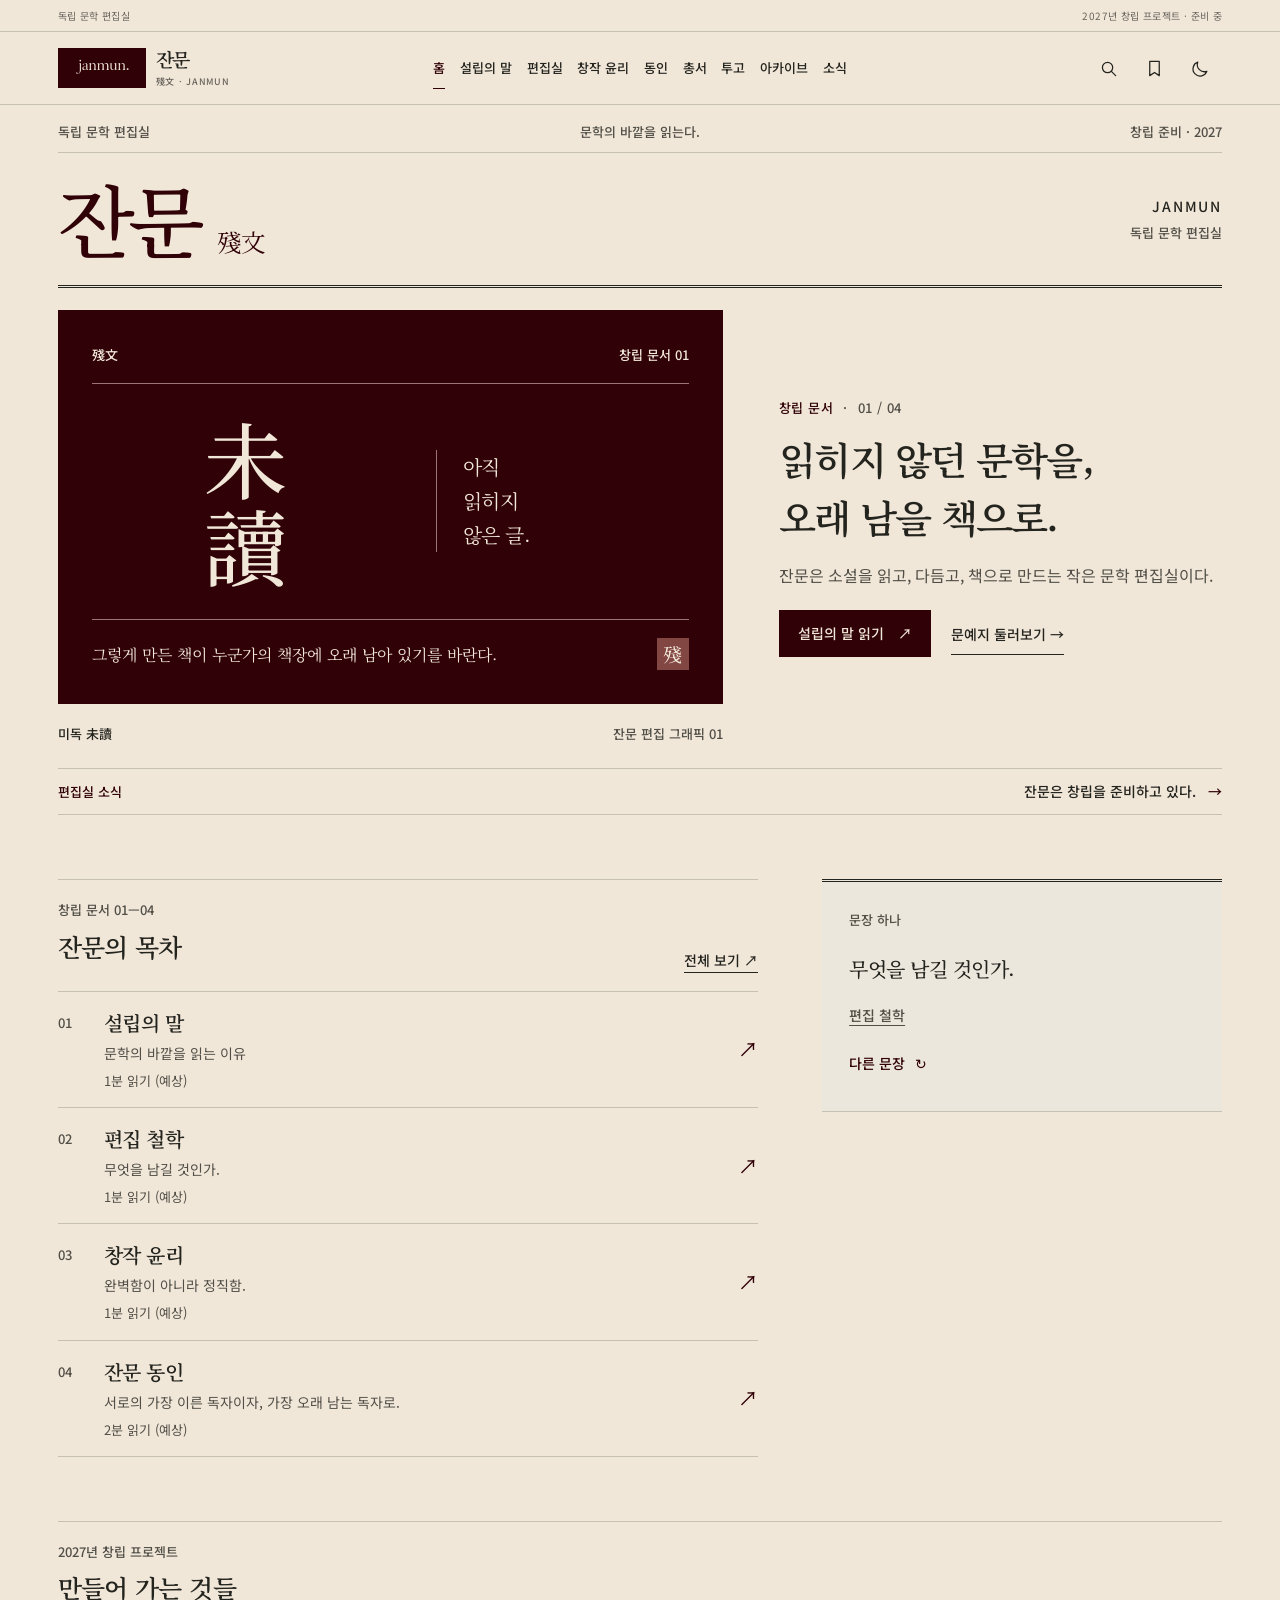
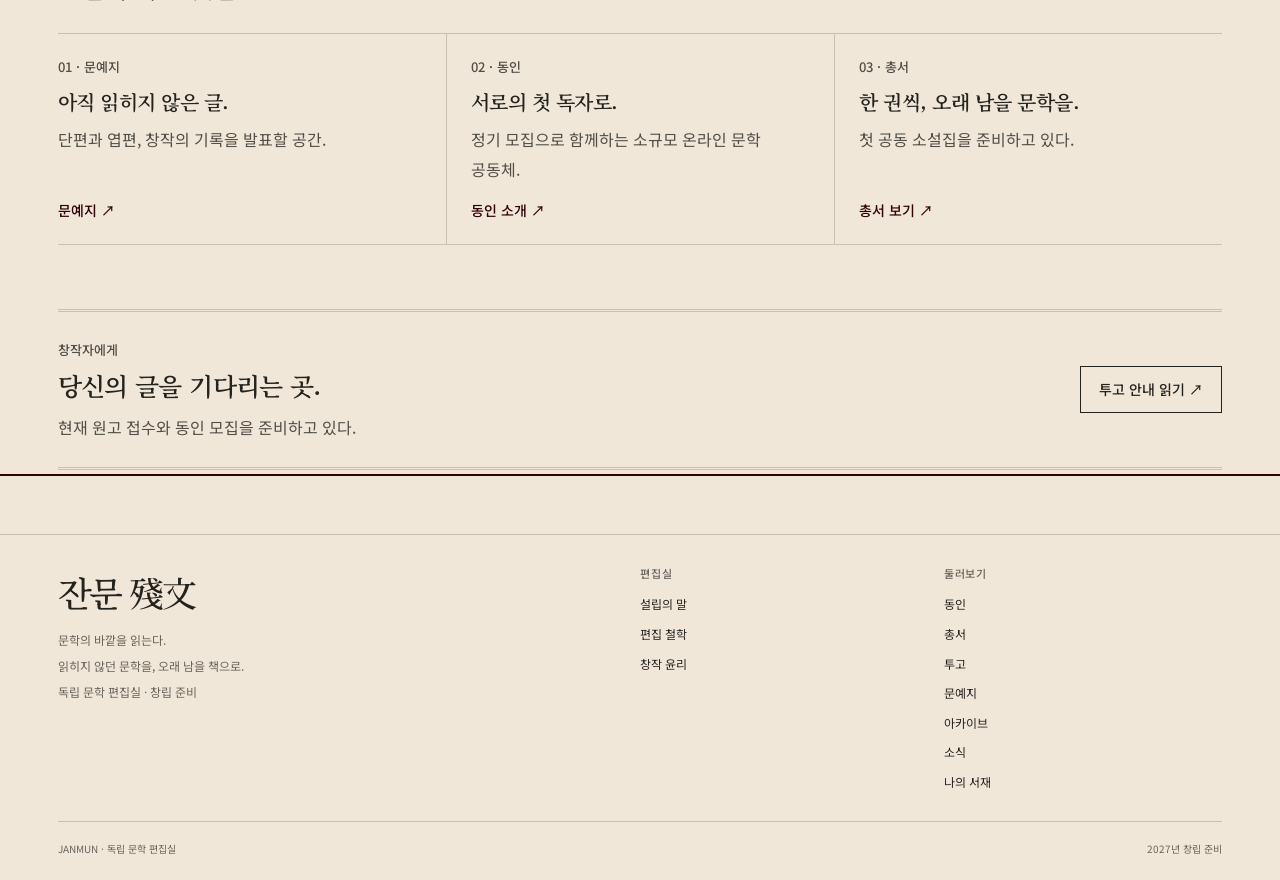
<file: index.html>
<!doctype html>
<html lang="ko" data-theme="light" data-site-root="./" data-start-route="home">
  <head>
    <meta charset="utf-8">
    <meta name="viewport" content="width=device-width,initial-scale=1,viewport-fit=cover">
    <meta name="theme-color" content="#f1e7d9">
    <link rel="icon" type="image/svg+xml" href="./assets/janmun-mark.svg">
    <link rel="stylesheet" href="./css/style.css?v=1.0.2">
    <script src="./js/news-data.js?v=0.9.9" defer></script>
    <script src="./js/main.js?v=1.1.1" defer></script>
    <meta name="google-site-verification" content="ceFzFZXTdEXr3fc17ADVwWfhwjAf6V01MK4ZgC2OhcU" />
    <meta name="naver-site-verification" content="d09aea4c3c25c651df9bea533674de1b6e65d253" />
    <!-- JANMUN SEO BEGIN -->
    <title>잔문 殘文 | 독립 문학 편집실</title>
    <meta name="description" content="문학의 바깥을 읽는다. 읽히지 않던 문학을, 오래 남을 책으로. 독립 문학 편집실 잔문.">
    <link rel="canonical" href="https://janmun-editorial.github.io/">
    <meta name="robots" content="index, follow">
    <meta property="og:type" content="website">
    <meta property="og:site_name" content="잔문 殘文">
    <meta property="og:locale" content="ko_KR">
    <meta property="og:title" content="잔문 殘文 | 독립 문학 편집실">
    <meta property="og:description" content="문학의 바깥을 읽는다. 읽히지 않던 문학을, 오래 남을 책으로. 독립 문학 편집실 잔문.">
    <meta property="og:url" content="https://janmun-editorial.github.io/">
    <meta property="og:image" content="https://janmun-editorial.github.io/assets/share.png">
    <meta property="og:image:width" content="1200">
    <meta property="og:image:height" content="630">
    <meta property="og:image:alt" content="잔문 편집실 로고">
    <meta name="twitter:card" content="summary_large_image">
    <meta name="twitter:title" content="잔문 殘文 | 독립 문학 편집실">
    <meta name="twitter:description" content="문학의 바깥을 읽는다. 읽히지 않던 문학을, 오래 남을 책으로. 독립 문학 편집실 잔문.">
    <meta name="twitter:image" content="https://janmun-editorial.github.io/assets/share.png">
    <script type="application/ld+json">{"@context":"https://schema.org","@graph":[{"@type":"Organization","@id":"https://janmun-editorial.github.io/#organization","name":"잔문 殘文","alternateName":"JANMUN","url":"https://janmun-editorial.github.io/","logo":"https://janmun-editorial.github.io/assets/janmun-mark.svg","description":"독립 문학 편집실 · 창립 준비"},{"@type":"WebSite","@id":"https://janmun-editorial.github.io/#website","name":"잔문 殘文","url":"https://janmun-editorial.github.io/","inLanguage":"ko","publisher":{"@id":"https://janmun-editorial.github.io/#organization"}}]}</script>
    <!-- JANMUN SEO END -->
  </head>
  <body>
    <a class="skip" href="#main">본문 바로가기</a>
    <div class="progress" aria-hidden="true">
    </div>
    <div class="utility">
      <div class="shell">
        <span>독립 문학 편집실</span><span>2027년 창립 프로젝트 · 준비 중</span>
      </div>
    </div>
    <header class="mast">
      <div class="shell mast-in">
        <a class="brand" href="./" data-route-link="home" aria-label="잔문 홈"><img class="brand-mark" src="./assets/janmun-mark.svg" alt="" width="43" height="43"><span class="brand-text">잔문<small>殘文 · JANMUN</small></span></a>
        <nav class="nav" id="navigation" aria-label="주 메뉴">
          <a href="./" data-route-link="home">홈</a>
          <a href="./about/" data-route-link="about">설립의 말</a>
          <a href="./editorial/" data-route-link="editorial">편집실</a>
          <a href="./ethics/" data-route-link="ethics">창작 윤리</a>
          <a href="./members/" data-route-link="members">동인</a>
          <a href="./books/" data-route-link="books">총서</a>
          <a href="./submission/" data-route-link="submission">투고</a>
          <a href="./archive/" data-route-link="archive">아카이브</a>
          <a href="./news/" data-route-link="news">소식</a>
        </nav>
        <div class="tools">
          <button class="iconbtn" id="search-open" aria-label="글 검색" title="글 검색"><svg viewBox="0 0 24 24"><circle cx="10.8" cy="10.8" r="6.5"/><path d="m16 16 5 5"/></svg></button>
          <a class="iconbtn" href="./saved/" data-route-link="saved" aria-label="나의 서재" title="나의 서재"><svg viewBox="0 0 24 24"><path d="M6 3h12v18l-6-4-6 4z"/></svg></a>
          <button class="iconbtn" id="theme" aria-label="화면 테마 전환" aria-pressed="false" title="어두운 화면"><svg viewBox="0 0 24 24"><path d="M20 15.5A9 9 0 0 1 8.5 4 9 9 0 1 0 20 15.5Z"/></svg></button>
          <button class="iconbtn mobile" id="mobile" aria-label="메뉴 열기" aria-controls="navigation" aria-expanded="false"><svg viewBox="0 0 24 24"><path d="M3 6h18M3 12h18M3 18h18"/></svg></button>
        </div>
      </div>
    </header>
    <main id="main" tabindex="-1">
      <!-- Home: editorial masthead, lead essay and contents -->
      <section class="view shell" id="page-home">
        <div class="edition-line">
          <span>독립 문학 편집실</span>
          <span class="edition-center">문학의 바깥을 읽는다.</span>
          <span>창립 준비 · 2027</span>
        </div>
        <div class="front-masthead">
          <h1 class="front-title">잔문<span>殘文</span></h1>
          <div class="front-imprint">
            <span>JANMUN</span>
            <span>독립 문학 편집실</span>
          </div>
        </div>

        <section class="front-feature" aria-labelledby="lead-title">
          <figure class="front-art">
            <div class="founding-plate" role="group" aria-label="잔문의 창립 표제">
              <div class="founding-plate-header">
                <span>殘文</span><span>창립 문서 01</span>
              </div>
              <div class="founding-plate-body">
                <div class="founding-characters" aria-label="미독">
                  <span aria-hidden="true">未</span><span aria-hidden="true">讀</span>
                </div>
                <p class="founding-note"><span>아직</span><span>읽히지</span><span>않은 글.</span></p>
              </div>
              <div class="founding-plate-footer">
                <p>그렇게 만든 책이 누군가의 책장에 오래 남아 있기를 바란다.</p>
                <span class="founding-seal" aria-hidden="true">殘</span>
              </div>
            </div>
            <figcaption><span>미독 未讀</span><span>잔문 편집 그래픽 01</span></figcaption>
          </figure>
          <div class="front-copy">
            <div class="front-kicker"><span>창립 문서</span><span>01 / 04</span></div>
            <h2 id="lead-title">읽히지 않던 문학을, 오래 남을 책으로.</h2>
            <p>잔문은 소설을 읽고, 다듬고, 책으로 만드는 작은 문학 편집실이다.</p>
            <div class="front-actions">
              <a class="primary" href="./about/" data-route-link="about">설립의 말 읽기 <span aria-hidden="true">↗</span></a>
              <a class="textlink" href="./archive/?category=journal" data-route-link="journal">문예지 둘러보기 →</a>
            </div>
          </div>
        </section>

        <div class="home-notice"><span class="eyebrow">편집실 소식</span><a href="./news/founding/" data-route-link="news/founding">잔문은 창립을 준비하고 있다. <span aria-hidden="true">→</span></a></div>
        <div class="resume" id="resume" hidden>
          <div><span class="eyebrow">마지막으로 읽은 글</span><a id="resume-link" href="./archive/" data-route-link="archive"></a></div>
          <button id="resume-clear" type="button">기록 지우기</button>
        </div>

        <div class="front-index">
          <section class="front-contents" aria-labelledby="contents-title">
            <div class="section-top">
              <div><span class="eyebrow">창립 문서 01—04</span><h2 id="contents-title">잔문의 목차</h2></div>
              <a class="textlink" href="./archive/" data-route-link="archive">전체 보기 ↗</a>
            </div>
            <div class="entry-grid">
              <a class="entry" href="./about/" data-route-link="about"><span class="entry-no">01</span><h3>설립의 말</h3><p>문학의 바깥을 읽는 이유<span class="entry-detail" data-entry-meta="about"></span></p><span class="entry-arrow" aria-hidden="true">↗</span></a>
              <a class="entry" href="./editorial/" data-route-link="editorial"><span class="entry-no">02</span><h3>편집 철학</h3><p>무엇을 남길 것인가.<span class="entry-detail" data-entry-meta="editorial"></span></p><span class="entry-arrow" aria-hidden="true">↗</span></a>
              <a class="entry" href="./ethics/" data-route-link="ethics"><span class="entry-no">03</span><h3>창작 윤리</h3><p>완벽함이 아니라 정직함.<span class="entry-detail" data-entry-meta="ethics"></span></p><span class="entry-arrow" aria-hidden="true">↗</span></a>
              <a class="entry" href="./members/" data-route-link="members"><span class="entry-no">04</span><h3>잔문 동인</h3><p>서로의 가장 이른 독자이자, 가장 오래 남는 독자로.<span class="entry-detail" data-entry-meta="members"></span></p><span class="entry-arrow" aria-hidden="true">↗</span></a>
            </div>
          </section>
          <aside class="front-margin">
            <span class="eyebrow">문장 하나</span>
            <blockquote id="front-quote">무엇을 남길 것인가.</blockquote>
            <a id="front-quote-source" href="./editorial/" data-route-link="editorial">편집 철학</a>
            <button class="quiet-button" type="button" id="next-quote">다른 문장 <span aria-hidden="true">↻</span></button>
          </aside>
        </div>

        <section class="front-projects" aria-labelledby="project-title">
          <div class="section-top">
            <div><span class="eyebrow">2027년 창립 프로젝트</span><h2 id="project-title">만들어 가는 것들</h2></div>
          </div>
          <div class="project-grid">
            <a class="project" href="./archive/?category=journal" data-route-link="journal"><span class="eyebrow">01 · 문예지</span><h3>아직 읽히지 않은 글.</h3><p>단편과 엽편, 창작의 기록을 발표할 공간.</p><span class="project-link">문예지 ↗</span></a>
            <a class="project" href="./members/" data-route-link="members"><span class="eyebrow">02 · 동인</span><h3>서로의 첫 독자로.</h3><p>정기 모집으로 함께하는 소규모 온라인 문학 공동체.</p><span class="project-link">동인 소개 ↗</span></a>
            <a class="project" href="./books/" data-route-link="books"><span class="eyebrow">03 · 총서</span><h3>한 권씩, 오래 남을 문학을.</h3><p>첫 공동 소설집을 준비하고 있다.</p><span class="project-link">총서 보기 ↗</span></a>
          </div>
        </section>
        <div class="front-invitation"><div><span class="eyebrow">창작자에게</span><h2>당신의 글을 기다리는 곳.</h2><p>현재 원고 접수와 동인 모집을 준비하고 있다.</p></div><a href="./submission/" data-route-link="submission" class="outline">투고 안내 읽기 ↗</a></div>
      </section>
      <template data-janmun-view="about">
      <section class="view shell reading" id="page-about" hidden>
        <div class="crumb">
          <a href="./" data-route-link="home">잔문</a> / <a href="./archive/" data-route-link="archive">아카이브</a> / 설립의 말
        </div>
        <div class="reader-grid">
          <article class="editorial-spread">
            <header class="article-head editorial-heading">
              <p class="eyebrow">잔문 · 창립 문서 01</p>
              <h1>설립의 말</h1>
              <p>문학의 바깥을 읽는 이유</p>
              <div class="reading-meta">
                <span data-reading-time="about"></span><span data-reading-status="about"></span>
              </div>
            </header>
            <div class="prose editorial-copy">
              <p>잔문은 소설을 읽고, 다듬고, 책으로 만드는 작은 문학 편집실이다.</p>
              <p>우리는 작가가 어떤 이력을 가졌는지보다 어떤 글을 쓰는지에 관심이 있다. 인공지능을 활용한 글도, 혼자 힘으로 완성한 글도 그 자체로 읽고자 한다. 창작의 방식은 저마다 다를 수 있지만, 자신의 글을 대하는 태도만큼은 중요하게 생각한다.</p>
              <p>완성된 원고뿐 아니라 아직 고쳐 쓸 여지가 있는 글에도 관심을 기울인다. 작가가 쓰고 싶었던 이야기를 함께 고민하고, 그 사람의 문장을 잃지 않는 방향으로 작품을 다듬고 싶다.</p>
              <p>많은 책을 만드는 것보다 한 권의 책을 제대로 만드는 일에 마음을 둔다.</p>
              <p>그렇게 만든 책이 누군가의 책장에 오래 남아 있기를 바란다.</p>
              <p><strong>문학의 바깥을 읽는다.</strong></p>
              <p>잔문 殘文</p>
            </div>
            <div class="annotation-area">
              <div class="annotation-head"><h2>읽고 남기기</h2><span class="muted">나만의 비공개 기록</span></div>
              <p class="muted">본문의 문장을 선택하거나 아래 버튼으로 문단을 골라 저장하세요.</p>
              <div class="actions"><button class="outline" type="button" data-collect="about">문장 수집</button><button class="outline" type="button" data-note-open="about">독서 메모 쓰기</button><a class="textlink" href="./saved/" data-route-link="saved">나의 서재 ↗</a></div>
              <div class="note-editor" data-note-editor="about" hidden><label>이 글에 대한 메모<textarea rows="4" maxlength="3000" data-note-text="about" placeholder="읽으며 남은 생각을 적어 보세요."></textarea></label><div class="actions"><button class="primary" type="button" data-note-save="about">메모 저장</button><button class="outline" type="button" data-note-close="about">닫기</button></div></div>
            </div>
            <div class="reader-end-controls">
              <button class="outline" type="button" data-read="about" aria-pressed="false">읽음 표시</button><button class="outline" type="button" data-print>인쇄 / PDF 저장</button>
            </div>
            <div class="next-reading">
              <a href="./" data-route-link="home"><small>← 처음으로</small>잔문</a><a href="./editorial/" data-route-link="editorial"><small>다음 글 →</small>편집 철학</a>
            </div>
            <div class="article-end">
              <span>殘</span><a href="./archive/" data-route-link="archive">모든 글 보기 ↗</a>
            </div>
          </article>
        </div>
      </section>
      </template>
      <template data-janmun-view="editorial">
      <section class="view shell reading" id="page-editorial" hidden>
        <div class="crumb">
          <a href="./" data-route-link="home">잔문</a> / <a href="./archive/" data-route-link="archive">아카이브</a> / 편집 철학
        </div>
        <div class="reader-grid">
          <article class="editorial-spread">
            <header class="article-head editorial-heading">
              <p class="eyebrow">잔문 · 창립 문서 02</p>
              <h1>편집 철학</h1>
              <p>무엇을 남길 것인가.</p>
              <div class="reading-meta">
                <span data-reading-time="editorial"></span><span data-reading-status="editorial"></span>
              </div>
            </header>
            <div class="prose editorial-copy">
              <p>잔문은 익숙한 것을 낯설게 바라보는 소설에 관심이 있다.</p>
              <p>특별한 사건이 있어야 좋은 이야기가 되는 것은 아니다. 오래 함께 살아온 사람을 문득 이해할 수 없게 되는 순간이나, 무심코 지나친 일에서 이전과 다른 의미를 발견하는 일도 충분히 소설이 될 수 있다.</p>
              <p>우리는 작품이 다루는 소재보다 그것을 바라보는 작가의 시선을 중요하게 생각한다.</p>
              <p>원고를 살필 때에는 문장의 정확성, 인물의 개연성, 이야기의 구조를 함께 검토한다. 다만 모든 문장이 매끄러워야 한다고 생각하지는 않는다. 작품의 결함과 작가의 개성을 구분하는 것 역시 편집의 몫이기 때문이다.</p>
              <p>고쳐야 할 문장과 고치지 말아야 할 문장 사이에서 충분히 고민한다.</p>
              <p>잔문이라는 이름에는 그러한 뜻도 담겨 있다.</p>
              <p>무엇을 남길 것인가.</p>
              <p>우리가 원고를 읽으며 가장 오래 생각하는 질문이다.</p>
            </div>
            <div class="annotation-area">
              <div class="annotation-head"><h2>읽고 남기기</h2><span class="muted">나만의 비공개 기록</span></div>
              <p class="muted">본문의 문장을 선택하거나 아래 버튼으로 문단을 골라 저장하세요.</p>
              <div class="actions"><button class="outline" type="button" data-collect="editorial">문장 수집</button><button class="outline" type="button" data-note-open="editorial">독서 메모 쓰기</button><a class="textlink" href="./saved/" data-route-link="saved">나의 서재 ↗</a></div>
              <div class="note-editor" data-note-editor="editorial" hidden><label>이 글에 대한 메모<textarea rows="4" maxlength="3000" data-note-text="editorial" placeholder="읽으며 남은 생각을 적어 보세요."></textarea></label><div class="actions"><button class="primary" type="button" data-note-save="editorial">메모 저장</button><button class="outline" type="button" data-note-close="editorial">닫기</button></div></div>
            </div>
            <div class="reader-end-controls">
              <button class="outline" type="button" data-read="editorial" aria-pressed="false">읽음 표시</button><button class="outline" type="button" data-print>인쇄 / PDF 저장</button>
            </div>
            <div class="next-reading">
              <a href="./about/" data-route-link="about"><small>← 이전 글</small>설립의 말</a><a href="./ethics/" data-route-link="ethics"><small>다음 글 →</small>창작 윤리</a>
            </div>
            <div class="article-end">
              <span>殘</span><a href="./archive/" data-route-link="archive">모든 글 보기 ↗</a>
            </div>
          </article>
        </div>
      </section>
      </template>
      <template data-janmun-view="ethics">
      <section class="view shell reading" id="page-ethics" hidden>
        <div class="crumb">
          <a href="./" data-route-link="home">잔문</a> / <a href="./archive/" data-route-link="archive">아카이브</a> / 창작 윤리
        </div>
        <div class="reader-grid">
          <article class="editorial-spread">
            <header class="article-head editorial-heading">
              <p class="eyebrow">잔문 · 창립 문서 03</p>
              <h1>창작 윤리</h1>
              <p>완벽함이 아니라 정직함.</p>
              <div class="reading-meta">
                <span data-reading-time="ethics"></span><span data-reading-status="ethics"></span>
              </div>
            </header>
            <div class="prose editorial-copy">
              <p>창작의 방식은 저마다 다르지만, 작품에 대한 책임까지 달라지는 것은 아니다.</p>
              <p>잔문은 인공지능의 활용을 창작의 결격 사유로 삼지 않는다. 다만 사용한 도구와 그 개입 범위를 사실대로 밝히고, 타인의 저작물과 권리를 존중하는 것을 기본으로 삼는다.</p>
              <p>우리는 모든 문장을 직접 작성했다는 사실만으로 창작의 주체성이 증명된다고 생각하지 않는다. 무엇을 받아들이고 무엇을 거절했는지, 어떤 판단을 거쳐 작품을 완성했는지 역시 창작의 일부다.</p>
              <p>그러나 도구의 도움을 받았다는 사실이 작품의 결함이나 윤리적 문제에 대한 면책 사유가 될 수는 없다. 최종 원고에 대한 판단과 책임은 창작자에게 있다.</p>
              <p>창작의 과정을 숨기지 않는다.<br>타인의 것을 자신의 것으로 내놓지 않는다.<br>자신이 완성한 작품에 책임을 진다.</p>
              <p>잔문이 창작자에게 바라는 것은 완벽함이 아니라 정직함이다.</p>
            </div>
            <div class="annotation-area">
              <div class="annotation-head"><h2>읽고 남기기</h2><span class="muted">나만의 비공개 기록</span></div>
              <p class="muted">본문의 문장을 선택하거나 아래 버튼으로 문단을 골라 저장하세요.</p>
              <div class="actions"><button class="outline" type="button" data-collect="ethics">문장 수집</button><button class="outline" type="button" data-note-open="ethics">독서 메모 쓰기</button><a class="textlink" href="./saved/" data-route-link="saved">나의 서재 ↗</a></div>
              <div class="note-editor" data-note-editor="ethics" hidden><label>이 글에 대한 메모<textarea rows="4" maxlength="3000" data-note-text="ethics" placeholder="읽으며 남은 생각을 적어 보세요."></textarea></label><div class="actions"><button class="primary" type="button" data-note-save="ethics">메모 저장</button><button class="outline" type="button" data-note-close="ethics">닫기</button></div></div>
            </div>
            <div class="reader-end-controls">
              <button class="outline" type="button" data-read="ethics" aria-pressed="false">읽음 표시</button><button class="outline" type="button" data-print>인쇄 / PDF 저장</button>
            </div>
            <div class="next-reading">
              <a href="./editorial/" data-route-link="editorial"><small>← 이전 글</small>편집 철학</a><a href="./members/" data-route-link="members"><small>다음 글 →</small>잔문 동인</a>
            </div>
            <div class="article-end">
              <span>殘</span><a href="./archive/" data-route-link="archive">모든 글 보기 ↗</a>
            </div>
          </article>
        </div>
      </section>
      </template>
      <template data-janmun-view="members">
      <section class="view shell reading" id="page-members" hidden>
        <div class="crumb">
          <a href="./" data-route-link="home">잔문</a> / <a href="./archive/" data-route-link="archive">아카이브</a> / 잔문 동인
        </div>
        <div class="reader-grid">
          <article class="editorial-spread">
            <header class="article-head editorial-heading">
              <p class="eyebrow">잔문 · 창립 문서 04</p>
              <h1>잔문 동인</h1>
              <p>서로의 가장 이른 독자이자, 가장 오래 남는 독자로.</p>
              <div class="reading-meta">
                <span data-reading-time="members"></span><span data-reading-status="members"></span>
              </div>
            </header>
            <div class="prose editorial-copy">
              <p>잔문 동인은 각자의 작품을 쓰고 서로의 문학을 읽는 창작 공동체다.</p>
              <p>정기 모집을 통해 소규모로 구성하며, 온라인을 중심으로 활동한다. 서로의 원고에 충분한 시간을 들이고 지속적인 대화를 나눌 수 있는 규모를 지향한다.</p>
              <p>주요 활동은 원고 합평과 작품 연구, 문학에 관한 토론이다. 완성된 작품은 물론 아직 방향을 찾지 못한 원고도 함께 살핀다. 그 과정에서 발전한 작품을 문예지와 공동 소설집으로 선보이고자 한다.</p>
              <p>서로의 문학적 취향이 같을 필요는 없다. 같은 작품을 읽고 다른 이야기를 나눌 수 있다는 것 역시 함께 읽는 이유 중 하나다.</p>
              <p>합평에서는 막연한 칭찬보다 구체적인 감상을 나눈다. 타인의 문장을 자신의 취향에 맞추기보다 그 문장이 가진 가능성을 살핀다.</p>
              <p>등단이나 출간 경력은 참여의 조건이 아니다. 꾸준히 쓰고 읽으며, 자신의 작품만큼 타인의 작품에도 시간을 내어 줄 수 있는 사람과 함께하고 싶다.</p>
              <p>서로의 가장 이른 독자이자, 가장 오래 남는 독자로.</p>
              <p>잔문 殘文</p>
            </div>
            <div class="annotation-area">
              <div class="annotation-head"><h2>읽고 남기기</h2><span class="muted">나만의 비공개 기록</span></div>
              <p class="muted">본문의 문장을 선택하거나 아래 버튼으로 문단을 골라 저장하세요.</p>
              <div class="actions"><button class="outline" type="button" data-collect="members">문장 수집</button><button class="outline" type="button" data-note-open="members">독서 메모 쓰기</button><a class="textlink" href="./saved/" data-route-link="saved">나의 서재 ↗</a></div>
              <div class="note-editor" data-note-editor="members" hidden><label>이 글에 대한 메모<textarea rows="4" maxlength="3000" data-note-text="members" placeholder="읽으며 남은 생각을 적어 보세요."></textarea></label><div class="actions"><button class="primary" type="button" data-note-save="members">메모 저장</button><button class="outline" type="button" data-note-close="members">닫기</button></div></div>
            </div>
            <div class="reader-end-controls">
              <button class="outline" type="button" data-read="members" aria-pressed="false">읽음 표시</button><button class="outline" type="button" data-print>인쇄 / PDF 저장</button>
            </div>
            <div class="next-reading">
              <a href="./ethics/" data-route-link="ethics"><small>← 이전 글</small>창작 윤리</a><a href="./books/" data-route-link="books"><small>다음으로 →</small>잔문 총서</a>
            </div>
            <div class="article-end">
              <span>殘</span><a href="./archive/" data-route-link="archive">모든 글 보기 ↗</a>
            </div>
          </article>
        </div>
      </section>
      </template>
      <template data-janmun-view="archive">
      <section class="view shell" id="page-archive" hidden>
        <div class="archive-intro editorial-spread">
          <header class="archive-heading editorial-heading">
            <span class="archive-rule" aria-hidden="true"></span>
            <span class="eyebrow">殘文 · 文學記錄</span>
            <h1>아카이브</h1>
            <p>문학이 만들어지고 남겨진 자리.</p>
          </header>
          <div class="archive-intro-copy editorial-copy">
            <p>잔문의 창립 문서부터 작가의 작품, 편집 과정과 문학에 관한 대화까지. 한 편의 글이 완성되기까지의 시간과 그 이후에 남겨진 기록을 모은다.</p>
            <p>잔문이 지나온 시간은 이곳에 쌓인다.</p>
          </div>
        </div>
        <div class="page-body archive-body">
          <div class="archive-controls">
            <div class="archive-categories" role="group" aria-label="기록 분류">
              <button type="button" data-archive-category="all" aria-pressed="true">전체<span data-archive-category-count="all"></span></button>
              <button type="button" data-archive-category="founding" aria-pressed="false">창립 문서<span data-archive-category-count="founding"></span></button>
              <button type="button" data-archive-category="journal" aria-pressed="false">문예지<span data-archive-category-count="journal"></span></button>
              <button type="button" data-archive-category="author" aria-pressed="false">작가 기록<span data-archive-category-count="author"></span></button>
              <button type="button" data-archive-category="editing" aria-pressed="false">편집 기록<span data-archive-category-count="editing"></span></button>
              <button type="button" data-archive-category="criticism" aria-pressed="false">문학 비평<span data-archive-category-count="criticism"></span></button>
              <button type="button" data-archive-category="publication" aria-pressed="false">출간 기록<span data-archive-category-count="publication"></span></button>
              <button type="button" data-archive-category="community" aria-pressed="false">공동체 기록<span data-archive-category-count="community"></span></button>
            </div>
            <div class="searchbar archive-search">
              <input type="search" id="archive-query" placeholder="제목·본문·작가 검색" aria-label="아카이브 검색">
              <select id="archive-filter" aria-label="독서 상태"><option value="all">모든 글</option><option value="saved">저장한 글만</option><option value="unread">읽지 않은 글</option><option value="read">읽은 글</option></select>
              <select id="archive-author" aria-label="작가"><option value="all">모든 작가</option></select>
              <select id="archive-year" aria-label="등록 연도"><option value="all">모든 등록 연도</option></select>
              <select id="archive-sort" aria-label="기록 정렬"><option value="number">기록 번호순</option><option value="newest">최근 등록순</option><option value="oldest">오래된 등록순</option></select>
            </div>
          </div>
          <div class="archive-results-head"><div class="archive-count" id="archive-count" aria-live="polite"></div><a class="textlink" href="./saved/" data-route-link="saved">나의 서재 ↗</a></div>
          <div id="archive-list" class="archive-list"><!-- STATIC archive-list BEGIN --><div class="archive-row"><span class="eyebrow">01</span><a href="./about/" data-route-link="about"><span class="archive-record-meta">창립 문서 · 잔문 · 등록 2026-11-24</span><h3>설립의 말</h3><p>문학의 바깥을 읽는 이유</p></a></div><div class="archive-row"><span class="eyebrow">02</span><a href="./editorial/" data-route-link="editorial"><span class="archive-record-meta">창립 문서 · 잔문 · 등록 2026-11-24</span><h3>편집 철학</h3><p>무엇을 남길 것인가.</p></a></div><div class="archive-row"><span class="eyebrow">03</span><a href="./ethics/" data-route-link="ethics"><span class="archive-record-meta">창립 문서 · 잔문 · 등록 2026-11-24</span><h3>창작 윤리</h3><p>완벽함이 아니라 정직함.</p></a></div><div class="archive-row"><span class="eyebrow">04</span><a href="./members/" data-route-link="members"><span class="archive-record-meta">창립 문서 · 잔문 · 등록 2026-11-24</span><h3>잔문 동인</h3><p>서로의 가장 이른 독자이자, 가장 오래 남는 독자로.</p></a></div><!-- STATIC archive-list END --></div>
          <div class="archive-empty-actions" id="archive-empty-actions" hidden><a class="outline" href="./submission/" data-route-link="submission">투고 안내 →</a></div>
          <p class="archive-footnote">기록의 등록일은 아카이브에 수록한 날짜이며, 최초 집필일이나 발표일과 다를 수 있다. 작가의 미공개 원고와 합평·편집 기록은 동의를 얻은 경우에만 공개한다.</p>
        </div>
      </section>
      </template>
      <template data-janmun-view="saved">
      <section class="view shell" id="page-saved" hidden>
        <div class="editorial-spread library-intro">
          <header class="editorial-heading">
            <span class="editorial-rule" aria-hidden="true"></span>
            <span class="eyebrow">나의 독서 기록</span>
            <h1>나의 서재</h1>
          </header>
          <div class="editorial-copy"><p>읽고, 남기고, 다시 펼쳐 보는 곳. 기록은 이 브라우저에만 저장됩니다.</p></div>
        </div>
        <div class="page-body">
          <div class="library-summary" aria-label="서재 현황">
            <div><strong id="save-count">0</strong><span>저장한 글</span></div>
            <div><strong id="finished-count">0</strong><span>읽은 글</span></div>
            <div><strong id="quote-count">0</strong><span>수집한 문장</span></div>
            <div><strong id="note-count">0</strong><span>독서 메모</span></div>
          </div>
          <div class="library-tabs" role="group" aria-label="서재 분류">
            <button type="button" data-library-tab="saved" aria-pressed="true">보관함</button>
            <button type="button" data-library-tab="quotes" aria-pressed="false">문장 수집</button>
            <button type="button" data-library-tab="notes" aria-pressed="false">독서 메모</button>
            <button type="button" data-library-tab="history" aria-pressed="false">읽은 기록</button>
          </div>
          <div id="library-saved" class="library-panel"><div class="archive-list" id="saved-list"></div><p><a class="outline" href="./archive/" data-route-link="archive">다른 글 찾기 →</a></p></div>
          <div id="library-quotes" class="library-panel" hidden><div id="quote-list" class="archive-list"></div></div>
          <div id="library-notes" class="library-panel" hidden><div id="note-list" class="archive-list"></div></div>
          <div id="library-history" class="library-panel" hidden><div id="history-list" class="archive-list"></div></div>
          <div class="library-export"><p class="muted">기기를 바꾸거나 브라우저 데이터를 삭제하기 전에 기록을 파일로 보관하세요.</p><button type="button" class="outline" id="library-export">서재 기록 내려받기 ↓</button></div>
        </div>
      </section>
      </template>
      <template data-janmun-view="books">
      <section class="view shell" id="page-books" hidden>
        <div class="series-intro editorial-spread">
          <header class="series-heading editorial-heading">
            <span class="series-rule" aria-hidden="true"></span>
            <span class="eyebrow">출간 준비</span>
            <h1>잔문 총서</h1>
            <p>한 권씩, 오래 남을 문학을.</p>
          </header>
          <div class="prose series-copy editorial-copy">
            <p>잔문 총서는 서로 다른 작가의 문학을 한 권씩 엮어 가는 출간 프로젝트다.</p>
            <p>단편소설집과 공동 소설집을 중심으로 시작하되, 작품에 따라 책의 형태와 구성을 달리하고자 한다. 한 권의 책이 가진 고유한 성격을 존중하며, 정해진 형식에 작품을 맞추지 않는다.</p>
            <p>원고의 선정부터 편집, 표지와 지면의 구성까지 작품을 읽는 경험의 일부라고 생각한다. 내용과 형식이 서로 어긋나지 않는 책을 만들고 싶다.</p>
            <p>출간의 수나 속도에 얽매이지 않는다. 각자의 작품에 필요한 시간을 들이고, 충분한 편집을 거쳐 독자에게 건넨다.</p>
            <p>잔문의 책이 책장에 꽂힌 뒤에도 몇 번쯤 다시 펼쳐지는 책이기를 바란다.</p>
            <p>한 권씩, 오래 남을 문학을.</p>
            <p>잔문 殘文</p>
          </div>
        </div>
        <div class="section-top"><h2>첫 출간 프로젝트</h2><span class="muted">기획 단계</span></div>
        <div class="page-body book-layout">
          <div class="book-cover" aria-label="첫 공동 소설집 표지 콘셉트, 제목 미정">
            <span>殘文 · 공동선 001 / 기획 시안</span><strong>잔문 공동선</strong><span>첫 번째 소설집 · 제목 미정</span>
          </div>
          <div class="book-info">
            <span class="status">출간 기획 중</span>
            <h2>첫 번째 공동 소설집</h2>
            <p>서로 다른 작가의 엽편과 단편을 한 권으로 엮는 첫 번째 프로젝트다. 작품의 완성도를 중심으로 원고를 선정하며, 제목과 수록작은 아직 확정되지 않았다.</p>
            <dl class="facts">
              <dt>출간 목표</dt><dd>2027년 하반기 (안)</dd>
              <dt>구성</dt><dd>엽편·단편소설</dd>
              <dt>출간 형태</dt><dd>종이책 중심 · 전자책 병행 계획</dd>
              <dt>작가</dt><dd>모집 전</dd>
              <dt>판매</dt><dd>미정 · 예약 접수 없음</dd>
            </dl>
            <a class="outline" href="./members/" data-route-link="members">잔문 동인에 관하여 →</a>
          </div>
        </div>
        <div class="section-top"><h2>총서의 구성</h2><span class="muted">기획 분류</span></div>
        <div class="page-body">
          <p>공동선과 소설선을 중심으로 시작하고, 작품과 운영 여건에 따라 다른 시리즈를 확장할 계획이다.</p>
          <dl class="facts">
            <dt>잔문 소설선</dt><dd>개인 단편·중편 소설집</dd>
            <dt>잔문 공동선</dt><dd>여러 작가의 공동 소설집</dd>
            <dt>잔문 엽편선</dt><dd>짧은 소설을 엮은 작품집</dd>
            <dt>잔문 문고</dt><dd>작은 판형의 문학 시리즈</dd>
            <dt>잔문 특별판</dt><dd>작품의 특성에 따른 별도 기획</dd>
          </dl>
          <p class="muted">현재 출간된 도서는 없으며, 세부 출간 일정은 확정 후 소식에서 안내한다.</p>
          <a class="outline" href="./news/" data-route-link="news">잔문 소식 →</a>
        </div>
      </section>
      </template>
      <template data-janmun-view="submission">
      <section class="view shell" id="page-submission" hidden>
        <div class="editorial-spread submission-intro">
          <header class="editorial-heading">
            <span class="editorial-rule" aria-hidden="true"></span>
            <span class="eyebrow">접수 준비</span>
            <h1>투고</h1>
            <p>창작의 방식을 숨기지 않고도 작품을 건넬 수 있는 곳.</p>
          </header>
          <div class="editorial-copy">
            <span class="status">현재 모집 및 원고 접수 준비 중</span>
            <p class="recruit-note">동인 및 작가 모집 일정, 원고 제출 방법, 세부 심사 기준은 확정 후 이 페이지에서 공개합니다.</p>
          </div>
        </div>
        <div class="submission-faq-layout">
          <div class="faq-nav">
            <span class="eyebrow">투고 안내 · Q&amp;A</span>
            <h2>투고에 관하여</h2>
            <p>투고 전에 궁금한 사항을 확인하세요. 세부 접수 기준은 모집 공고에서 확정합니다.</p>
            <div class="faq-filters" role="group" aria-label="질문 분류">
              <button type="button" data-faq-filter="all" aria-pressed="true">전체</button>
              <button type="button" data-faq-filter="eligibility" aria-pressed="false">투고 자격</button>
              <button type="button" data-faq-filter="ai" aria-pressed="false">AI 활용</button>
              <button type="button" data-faq-filter="review" aria-pressed="false">심사 및 편집</button>
              <button type="button" data-faq-filter="rights" aria-pressed="false">비용 및 권리</button>
              <button type="button" data-faq-filter="apply" aria-pressed="false">접수 안내</button>
            </div>
            <p><a class="textlink" href="./ethics/" data-route-link="ethics">창작 윤리 전문 읽기 ↗</a></p>
          </div>
          <div class="faq" id="submission-faq">
            <section class="faq-group" data-faq-group="eligibility" aria-label="투고 자격">
              <h3>투고 자격</h3>
              <details>
                <summary>누구나 투고할 수 있나요?</summary>
                <div class="faq-answer"><p>등단 여부나 출간 경력에 관계없이 투고할 수 있습니다. 처음 소설을 쓰는 분부터 꾸준히 작품 활동을 이어 온 분까지, 창작자의 이력보다 제출한 작품 자체를 중심으로 검토합니다.</p><p>잔문 동인에 소속되어 있지 않아도 투고할 수 있습니다.</p></div>
              </details>
              <details>
                <summary>어떤 작품을 투고할 수 있나요?</summary>
                <div class="faq-answer"><p>엽편소설과 단편소설을 중심으로 원고를 검토할 예정입니다. 특정한 분위기나 주제를 잔문의 취향에 맞추어 작성할 필요는 없습니다.</p><p>중편 및 장편소설의 접수 여부, 분량과 제출 형식은 모집 공고에서 안내합니다.</p></div>
              </details>
              <details>
                <summary>아직 완성하지 못한 원고도 제출할 수 있나요?</summary>
                <div class="faq-answer"><p>정식 출간 투고는 완결된 원고를 원칙으로 준비하고 있습니다. 완결된 원고라도 수정과 발전 가능성을 함께 검토합니다.</p><p>집필 중인 작품에 대한 지속적인 합평을 원하신다면 잔문 동인 활동을 권장합니다.</p></div>
              </details>
              <details>
                <summary>이미 다른 플랫폼에 공개한 작품도 제출할 수 있나요?</summary>
                <div class="faq-answer"><p>개인 블로그나 브런치 등에서 공개한 작품도 기존 계약 및 권리 관계에 문제가 없다면 검토할 수 있는 방향으로 준비하고 있습니다.</p><p>이전에 공개하거나 출간한 이력은 투고 시 밝혀 주시기 바랍니다. 기발표작의 구체적인 접수 기준은 모집 공고에서 확정합니다.</p></div>
              </details>
            </section>
            <section class="faq-group" data-faq-group="ai" aria-label="AI 활용">
              <h3>AI 활용</h3>
              <details>
                <summary>인공지능을 활용한 작품도 투고할 수 있나요?</summary>
                <div class="faq-answer"><p>가능합니다. 소재 발굴, 자료 조사, 이야기의 구조 설계, 초고 작성, 문장 수정 등 창작 과정에서 인공지능을 활용한 작품도 검토 대상입니다.</p><p>다만 인공지능의 개입 과정과 범위를 사실대로 밝히고, 타인의 권리를 존중하며 최종 원고에 대한 책임을 져야 합니다. 활용 여부만으로 작품의 문학적 가치를 판단하지 않습니다.</p></div>
              </details>
              <details>
                <summary>인공지능 활용 내역은 어느 정도까지 공개해야 하나요?</summary>
                <div class="faq-answer"><p>사용한 도구, 활용 목적, 개입한 창작 단계, 최종 작품에 반영된 범위를 설명해 주시면 됩니다. 단순 교정인지 문장 생성이나 사건 구성에도 활용했는지 구분해 주시기 바랍니다.</p><p>정확한 활용 비율을 산출하기 어려운 경우 창작 과정에서 이루어진 판단과 수정 내용을 구체적으로 설명해 주시기 바랍니다. 세부 제출 양식은 모집 공고에서 안내합니다.</p></div>
              </details>
              <details>
                <summary>인공지능을 사용하지 않은 작품도 투고할 수 있나요?</summary>
                <div class="faq-answer"><p>물론입니다. 인공지능은 잔문의 창작자에게 요구되는 도구가 아닙니다. 어떠한 도구를 사용했는지보다 작품에 담긴 창작자의 시선과 문학적 완성도를 중요하게 생각합니다.</p></div>
              </details>
            </section>
            <section class="faq-group" data-faq-group="review" aria-label="심사 및 편집">
              <h3>심사 및 편집</h3>
              <details>
                <summary>원고는 어떤 기준으로 심사하나요?</summary>
                <div class="faq-answer"><p>작가의 이력이나 인지도보다 작품의 문학적 요소를 중심으로 검토합니다. 모두 완벽한 작품만을 찾는 것은 아니며, 작품마다 가진 강점과 발전 가능성을 종합적으로 살핍니다.</p><ul><li>작품의 독창성과 고유한 시선</li><li>문장의 완성도와 표현의 적절성</li><li>인물과 사건의 개연성</li><li>이야기의 구조와 완결성</li><li>작품의 정서적·사유적 깊이</li><li>편집을 통한 발전 가능성</li></ul></div>
              </details>
              <details>
                <summary>투고하면 어떤 과정을 거치게 되나요?</summary>
                <div class="faq-answer"><p>기본 제출 요건과 창작 윤리 준수 여부를 확인한 뒤 작품에 대한 편집 검토를 진행할 예정입니다. 추가 검토가 필요하면 창작 과정에 대한 질문이나 수정 제안을 드릴 수 있습니다.</p><p>최종 출간 여부는 작품 검토, 출간 여건 및 창작자와의 협의를 거쳐 결정합니다. 투고나 동인 참여 자체가 출간을 보장하지는 않습니다.</p></div>
              </details>
              <details>
                <summary>편집 과정에서 원고가 크게 변경될 수도 있나요?</summary>
                <div class="faq-answer"><p>문장, 인물, 사건 및 이야기의 구조에 관한 수정 의견을 제안할 수 있습니다. 다만 작가의 고유한 문체와 작품의 의도를 존중하며, 주요 수정 사항은 창작자와 협의하여 결정하는 것을 원칙으로 합니다.</p></div>
              </details>
            </section>
            <section class="faq-group" data-faq-group="rights" aria-label="비용 및 권리">
              <h3>비용 및 권리</h3>
              <details>
                <summary>투고하거나 출간할 때 비용이 발생하나요?</summary>
                <div class="faq-answer"><p>투고와 원고 심사는 무료로 진행합니다.</p><p>출간 계약이 성립된 작품의 편집 및 제작 비용은 잔문이 부담하며, 창작자에게 도서 구매를 출간의 조건으로 요구하지 않습니다.</p></div>
              </details>
              <details>
                <summary>출간 후 인세는 어떻게 지급되나요?</summary>
                <div class="faq-answer"><p>판매 실적에 따라 인세를 지급합니다. 구체적인 인세율과 산정 방식, 정산 주기는 출간 계약 체결 전에 안내하고 협의합니다.</p><p>공동 소설집의 경우 참여 작가 간 인세 배분 기준도 사전에 협의합니다. 인공지능 활용 여부에 따른 인세 차등은 두지 않습니다.</p></div>
              </details>
              <details>
                <summary>투고한 작품의 저작권은 어떻게 되나요?</summary>
                <div class="faq-answer"><p>원고를 투고하는 것만으로 저작권이나 출판권이 잔문에 이전되지 않습니다.</p><p>출간이 결정된 경우 출판에 필요한 이용 범위와 계약 기간 등의 조건을 별도로 협의합니다. 미출간 원고를 창작자의 동의 없이 공개하거나 출간하지 않습니다.</p></div>
              </details>
            </section>
            <section class="faq-group" data-faq-group="apply" aria-label="접수 안내">
              <h3>접수 안내</h3>
              <details>
                <summary>심사 결과는 언제 받을 수 있나요?</summary>
                <div class="faq-answer"><p>원고 검토 기간과 결과 안내 방식은 모집 공고에서 안내할 예정입니다. 선정 여부와 관계없이 결과를 안내하는 것을 운영 방향으로 삼되, 모든 원고에 개별적인 비평이나 합평을 제공하는 것은 아닙니다.</p></div>
              </details>
              <details>
                <summary>현재 원고를 제출할 수 있나요?</summary>
                <div class="faq-answer"><p>현재 잔문은 첫 원고 접수와 동인 모집을 준비하고 있습니다. 모집 일정과 접수 방법, 제출 서류 및 세부 심사 기준은 확정 후 홈페이지를 통해 공개합니다.</p><p>현재 제공되는 투고 준비 노트는 개인적인 원고 준비를 위한 기능이며, 작성 내용이 잔문에 전송되지는 않습니다.</p></div>
              </details>
            </section>
          </div>
        </div>
        <div class="section-top"><h2>심사 및 출간 절차</h2><span class="muted">운영 예정</span></div>
        <ol class="submission-steps">
          <li><span class="eyebrow">01</span><h3>원고 접수</h3><p>원고 및 창작 과정 확인</p></li>
          <li><span class="eyebrow">02</span><h3>기본 요건 검토</h3><p>제출 요건과 창작 윤리 확인</p></li>
          <li><span class="eyebrow">03</span><h3>작품 심사</h3><p>문학적 완성도와 가능성 검토</p></li>
          <li><span class="eyebrow">04</span><h3>편집 협의</h3><p>필요한 수정 방향 논의</p></li>
          <li><span class="eyebrow">05</span><h3>출간 결정 및 계약</h3><p>출간 여건·권리·인세 조건 합의</p></li>
          <li><span class="eyebrow">06</span><h3>제작 및 출간</h3><p>교정·교열·디자인·제작</p></li>
        </ol>
        <div class="section-top"><h2>투고 준비</h2><span class="muted">접수 기능 아님</span></div>
        <div class="page-body submission-grid submission-prep">
          <div class="submission-checklist">
              <h2>투고 전 확인할 사항</h2>
              <p class="muted">준비용 목록입니다. 아직 확정된 모집 요강은 아닙니다.</p>
              <label><input type="checkbox"> 원고 제목과 필명 정리</label>
              <label><input type="checkbox"> 작품 소개 작성</label>
              <label><input type="checkbox"> 창작 및 AI 활용 과정 정리</label>
              <label><input type="checkbox"> 인용 문장과 타인의 권리 확인</label>
              <label><input type="checkbox"> 최종 원고 파일 별도 보관</label>
            </div>
          <form class="draft" id="draft-form">
            <h2>투고 준비 노트</h2>
            <p class="muted">접수용이 아닌 개인 준비 양식입니다. 입력 내용은 서버로 전송되지 않습니다. 원고 전문이나 개인정보는 입력하지 마세요.</p>
            <label>필명<input name="name" placeholder="활동 필명" maxlength="80" required></label>
            <label>작품명<input name="title" maxlength="150" required></label>
            <label>분야<select name="genre"><option>단편소설</option><option>엽편소설</option><option>기타</option></select></label>
            <label>AI 활용 방식<textarea name="ai" maxlength="2000" placeholder="어떤 과정에서 어떻게 활용했는지, 또는 활용하지 않았음을 기록하세요."></textarea></label>
            <label>작품 소개<textarea name="intro" maxlength="2000" placeholder="작품에 관한 간단한 소개"></textarea></label>
            <div class="actions">
              <button class="primary" type="submit">초안 파일 내려받기 ↓</button><button class="outline" type="reset">초기화</button>
            </div>
          </form>
        </div>
      </section>
      </template>
      <template data-janmun-view="news">
      <section class="view shell" id="page-news" hidden>
        <div class="notice-intro editorial-spread">
          <header class="notice-heading editorial-heading"><span class="notice-rule" aria-hidden="true"></span><span class="eyebrow">殘文 · NOTICE</span><h1>소식</h1><p>잔문의 공식 안내.</p></header>
          <div class="notice-intro-copy editorial-copy"><p>모집과 출간, 행사 및 운영에 관한 소식을 전한다.<br>잔문의 활동 일정과 주요 변경 사항은 이곳에서 확인할 수 있다.</p></div>
        </div>
        <div class="page-body notice-board" id="news-board">
          <div class="notice-categories" role="group" aria-label="소식 분류"><button type="button" data-news-category="all" aria-pressed="true">전체</button><button type="button" data-news-category="notice" aria-pressed="false">공지</button><button type="button" data-news-category="members" aria-pressed="false">동인 모집</button><button type="button" data-news-category="submission" aria-pressed="false">원고 모집</button><button type="button" data-news-category="publication" aria-pressed="false">출간</button><button type="button" data-news-category="events" aria-pressed="false">행사</button><button type="button" data-news-category="operations" aria-pressed="false">운영</button></div>
          <div class="notice-search"><input id="news-query" type="search" placeholder="제목 또는 본문 검색" aria-label="소식 검색"><select id="news-status" aria-label="진행 상태"><option value="all">모든 상태</option><option>안내</option><option>준비 중</option><option>미접수</option><option>기획 중</option><option>모집 중</option><option>모집 마감</option><option>종료</option></select></div>
          <div id="news-pinned" class="notice-pinned"><!-- STATIC news-pinned BEGIN --><div class="notice-pin"><span class="eyebrow">중요 공지</span><a class="notice-pin-title" href="./news/founding/" data-route-link="news/founding">잔문은 창립을 준비하고 있습니다.</a><p>잔문은 소설을 읽고, 다듬고, 책으로 만드는 작은 문학 편집실입니다. 현재 창립 문서와 운영 방향을 정리하고 첫 동인 활동 및 공동 소설집을 기획하고 있습니다.</p><span class="notice-date">2026-11-24</span></div><!-- STATIC news-pinned END --></div>
          <div class="notice-results"><span id="news-count" aria-live="polite"></span><span>최근 등록순</span></div>
          <div class="notice-table-head" aria-hidden="true"><span>분류</span><span>제목</span><span>상태</span><span>게시일</span></div>
          <div id="news-list" class="notice-list"><!-- STATIC news-list BEGIN --><div class="notice-row"><span class="notice-category">운영</span><a class="notice-row-title" href="./news/website/" data-route-link="news/website">잔문 홈페이지 안내</a><span class="notice-state">안내</span><time class="notice-date" datetime="2026-11-24">2026-11-24</time></div><div class="notice-row"><span class="notice-category">동인 모집</span><a class="notice-row-title" href="./news/members-preview/" data-route-link="news/members-preview">잔문 동인 모집 사전 안내</a><span class="notice-state">준비 중</span><time class="notice-date" datetime="2026-11-24">2026-11-24</time></div><div class="notice-row"><span class="notice-category">원고 모집</span><a class="notice-row-title" href="./news/submission-preview/" data-route-link="news/submission-preview">원고 접수에 관한 사전 안내</a><span class="notice-state">미접수</span><time class="notice-date" datetime="2026-11-24">2026-11-24</time></div><div class="notice-row"><span class="notice-category">출간</span><a class="notice-row-title" href="./news/first-anthology/" data-route-link="news/first-anthology">첫 공동 소설집 기획 안내</a><span class="notice-state">기획 중</span><time class="notice-date" datetime="2026-11-24">2026-11-24</time></div><!-- STATIC news-list END --></div>
          <div id="news-pagination" class="notice-pagination" aria-label="공지 목록 페이지"></div>
        </div>
        <article id="news-detail" class="page-body notice-detail" hidden></article>
      </section>
      </template>
      
    </main>
    <footer class="footer">
      <div class="shell">
        <div class="footer-grid">
          <div>
            <a href="./" data-route-link="home" class="footer-brand">잔문 殘文</a>
            <p>문학의 바깥을 읽는다.<span class="brand-copy">읽히지 않던 문학을, 오래 남을 책으로.</span>독립 문학 편집실 · 창립 준비</p>
          </div>
          <div>
            <span class="eyebrow">편집실</span><a href="./about/" data-route-link="about">설립의 말</a><a href="./editorial/" data-route-link="editorial">편집 철학</a><a href="./ethics/" data-route-link="ethics">창작 윤리</a>
          </div>
          <div>
            <span class="eyebrow">둘러보기</span><a href="./members/" data-route-link="members">동인</a><a href="./books/" data-route-link="books">총서</a><a href="./submission/" data-route-link="submission">투고</a><a href="./archive/?category=journal" data-route-link="journal">문예지</a><a href="./archive/" data-route-link="archive">아카이브</a><a href="./news/" data-route-link="news">소식</a><a href="./saved/" data-route-link="saved">나의 서재</a>
          </div>
        </div>
        <div class="footline">
          <span>JANMUN · 독립 문학 편집실</span><span>2027년 창립 준비</span>
        </div>
      </div>
    </footer>
    <nav class="mobile-dock" aria-label="모바일 빠른 탐색">
      <a href="./" data-route-link="home"><svg viewBox="0 0 24 24" aria-hidden="true"><path d="m3 11 9-8 9 8v10h-6v-7H9v7H3z"/></svg><span>홈</span></a>
      <a href="./archive/?category=journal" data-route-link="journal"><svg viewBox="0 0 24 24" aria-hidden="true"><path d="M4 4h7a4 4 0 0 1 1 2 4 4 0 0 1 1-2h7v15h-7l-1 2-1-2H4zM12 6v15"/></svg><span>문예지</span></a>
      <a href="./archive/" data-route-link="archive"><svg viewBox="0 0 24 24" aria-hidden="true"><path d="M4 4h16v4H4zM6 8v12h12V8M10 12h4"/></svg><span>아카이브</span></a>
      <a href="./saved/" data-route-link="saved"><svg viewBox="0 0 24 24" aria-hidden="true"><path d="M6 3h12v18l-6-4-6 4z"/></svg><span>나의 서재</span></a>
    </nav>
    <dialog id="search-dialog" aria-labelledby="search-dialog-title">
      <div class="dialog-head">
        <h2 id="search-dialog-title">잔문의 글 검색</h2>
        <button class="iconbtn" id="search-close" aria-label="검색 닫기">×</button>
      </div>
      <input type="search" id="search-query" class="dialog-search" placeholder="찾고 싶은 문장 또는 제목" aria-label="검색어">
      <p class="search-hint">PC 단축키 Ctrl + K · ESC로 닫기</p>
      <div id="search-results" class="dialog-results" aria-live="polite">
      </div>
    </dialog>
    <dialog id="quote-dialog" aria-labelledby="quote-dialog-title">
      <div class="dialog-head"><h2 id="quote-dialog-title">문장 수집</h2><button class="iconbtn" id="quote-close" type="button" aria-label="닫기">×</button></div>
      <p class="muted">간직하고 싶은 문단을 고르세요.</p><div id="quote-options" class="quote-options"></div>
    </dialog>
    <button class="focus-exit" id="focus-exit" type="button">집중 모드 종료 ×</button>
    <div id="toast" class="toast" role="status" hidden>
    </div>
    <noscript>
      <p class="shell">메뉴와 읽기 기능을 이용하려면 JavaScript를 활성화하세요.</p>
    </noscript>
  </body>
</html>
</file>
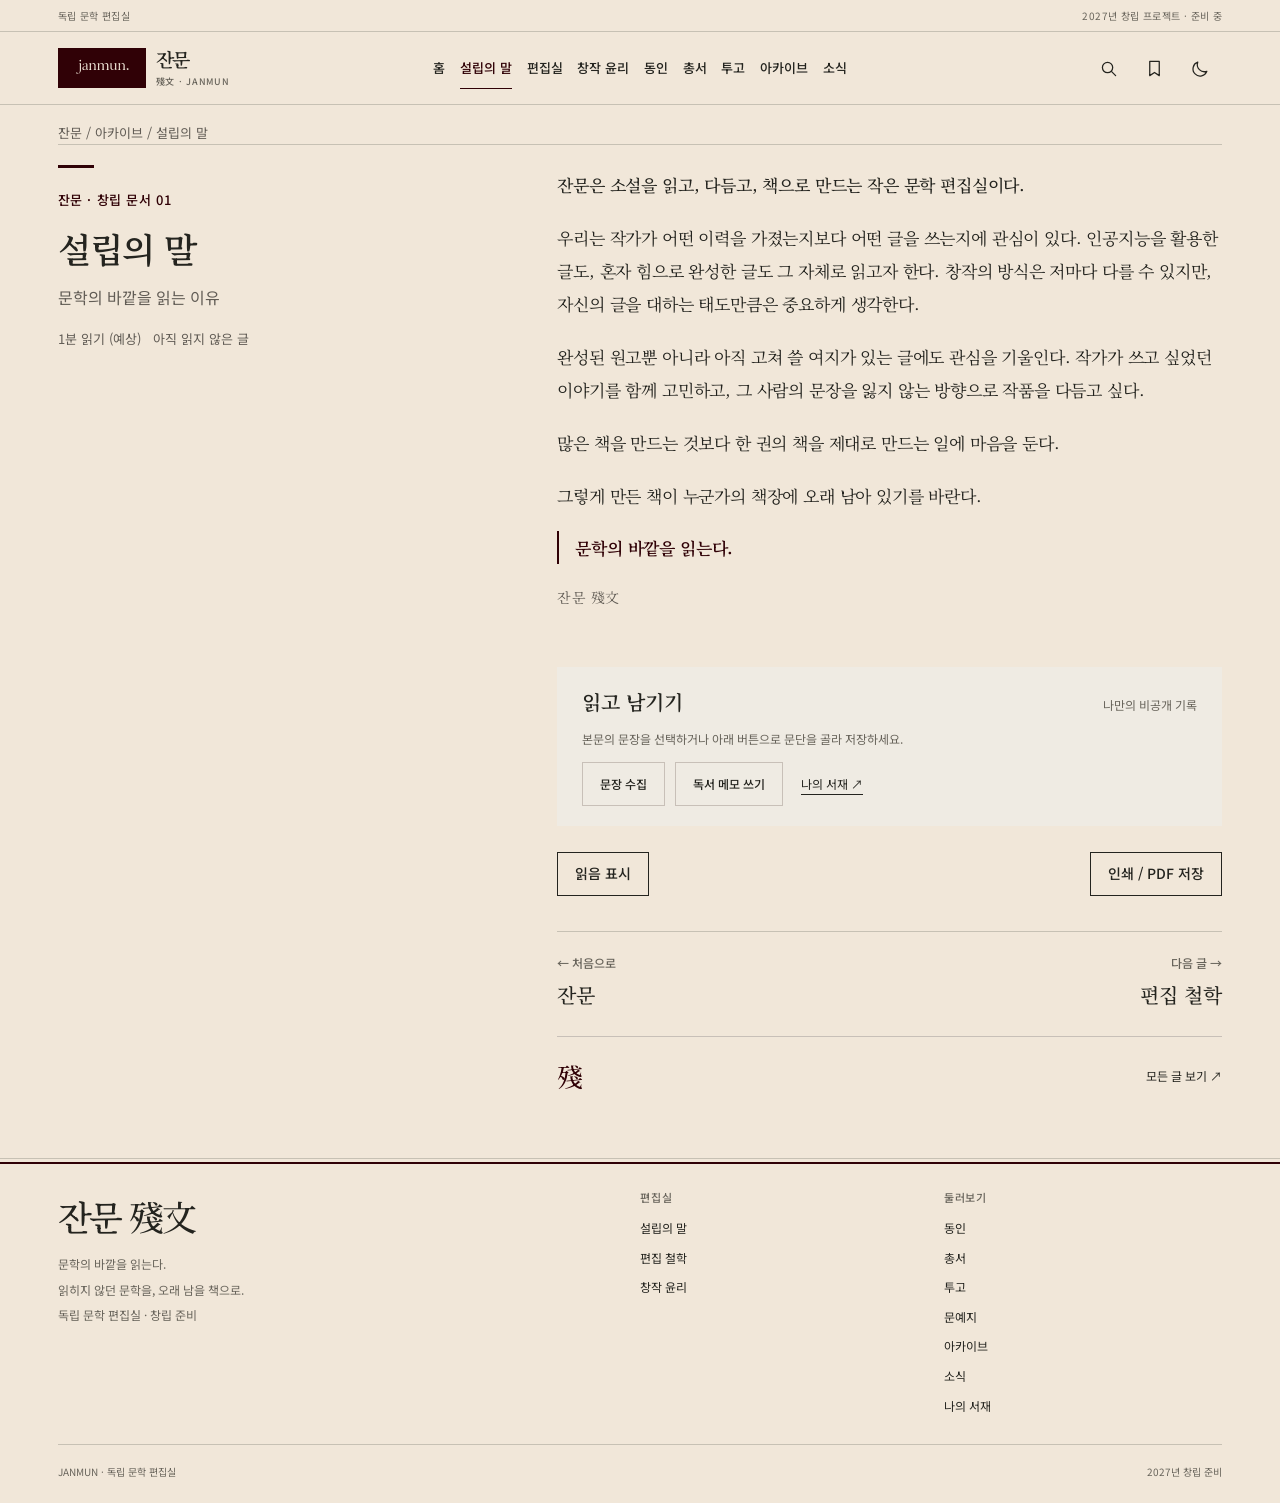
<file: about/index.html>
<!doctype html>
<html lang="ko" data-theme="light" data-site-root="../" data-start-route="about">
  <head>
    <meta charset="utf-8">
    <meta name="viewport" content="width=device-width,initial-scale=1,viewport-fit=cover">
    <meta name="theme-color" content="#f1e7d9">
    <link rel="icon" type="image/svg+xml" href="../assets/janmun-mark.svg">
    <link rel="stylesheet" href="../css/style.css?v=1.0.2">
    <script src="../js/news-data.js?v=0.9.9" defer></script>
    <script src="../js/main.js?v=1.1.1" defer></script>
    <!-- JANMUN SEO BEGIN -->
    <title>설립의 말 | 잔문 殘文</title>
    <meta name="description" content="창작 방식과 이력보다 작품을 대하는 태도를 중요하게 생각하는 잔문의 창립 철학.">
    <link rel="canonical" href="https://janmun-editorial.github.io/about/">
    <meta name="robots" content="index, follow">
    <meta property="og:type" content="website">
    <meta property="og:site_name" content="잔문 殘文">
    <meta property="og:locale" content="ko_KR">
    <meta property="og:title" content="설립의 말 | 잔문 殘文">
    <meta property="og:description" content="창작 방식과 이력보다 작품을 대하는 태도를 중요하게 생각하는 잔문의 창립 철학.">
    <meta property="og:url" content="https://janmun-editorial.github.io/about/">
    <meta property="og:image" content="https://janmun-editorial.github.io/assets/share.png">
    <meta property="og:image:width" content="1200">
    <meta property="og:image:height" content="630">
    <meta property="og:image:alt" content="잔문 편집실 로고">
    <meta name="twitter:card" content="summary_large_image">
    <meta name="twitter:title" content="설립의 말 | 잔문 殘文">
    <meta name="twitter:description" content="창작 방식과 이력보다 작품을 대하는 태도를 중요하게 생각하는 잔문의 창립 철학.">
    <meta name="twitter:image" content="https://janmun-editorial.github.io/assets/share.png">
    <script type="application/ld+json">{"@context":"https://schema.org","@type":"WebPage","name":"설립의 말 | 잔문 殘文","description":"창작 방식과 이력보다 작품을 대하는 태도를 중요하게 생각하는 잔문의 창립 철학.","url":"https://janmun-editorial.github.io/about/","inLanguage":"ko","isPartOf":{"@id":"https://janmun-editorial.github.io/#website"}}</script>
    <!-- JANMUN SEO END -->
  </head>
  <body>
    <a class="skip" href="#main">본문 바로가기</a>
    <div class="progress" aria-hidden="true">
    </div>
    <div class="utility">
      <div class="shell">
        <span>독립 문학 편집실</span><span>2027년 창립 프로젝트 · 준비 중</span>
      </div>
    </div>
    <header class="mast">
      <div class="shell mast-in">
        <a class="brand" href="../" data-route-link="home" aria-label="잔문 홈"><img class="brand-mark" src="../assets/janmun-mark.svg" alt="" width="43" height="43"><span class="brand-text">잔문<small>殘文 · JANMUN</small></span></a>
        <nav class="nav" id="navigation" aria-label="주 메뉴">
          <a href="../" data-route-link="home">홈</a>
          <a href="../about/" data-route-link="about">설립의 말</a>
          <a href="../editorial/" data-route-link="editorial">편집실</a>
          <a href="../ethics/" data-route-link="ethics">창작 윤리</a>
          <a href="../members/" data-route-link="members">동인</a>
          <a href="../books/" data-route-link="books">총서</a>
          <a href="../submission/" data-route-link="submission">투고</a>
          <a href="../archive/" data-route-link="archive">아카이브</a>
          <a href="../news/" data-route-link="news">소식</a>
        </nav>
        <div class="tools">
          <button class="iconbtn" id="search-open" aria-label="글 검색" title="글 검색"><svg viewBox="0 0 24 24"><circle cx="10.8" cy="10.8" r="6.5"/><path d="m16 16 5 5"/></svg></button>
          <a class="iconbtn" href="../saved/" data-route-link="saved" aria-label="나의 서재" title="나의 서재"><svg viewBox="0 0 24 24"><path d="M6 3h12v18l-6-4-6 4z"/></svg></a>
          <button class="iconbtn" id="theme" aria-label="화면 테마 전환" aria-pressed="false" title="어두운 화면"><svg viewBox="0 0 24 24"><path d="M20 15.5A9 9 0 0 1 8.5 4 9 9 0 1 0 20 15.5Z"/></svg></button>
          <button class="iconbtn mobile" id="mobile" aria-label="메뉴 열기" aria-controls="navigation" aria-expanded="false"><svg viewBox="0 0 24 24"><path d="M3 6h18M3 12h18M3 18h18"/></svg></button>
        </div>
      </div>
    </header>
    <main id="main" tabindex="-1">
      <!-- Home: editorial masthead, lead essay and contents -->
      <template data-janmun-view="home">
      <section class="view shell" id="page-home" hidden>
        <div class="edition-line">
          <span>독립 문학 편집실</span>
          <span class="edition-center">문학의 바깥을 읽는다.</span>
          <span>창립 준비 · 2027</span>
        </div>
        <div class="front-masthead">
          <h1 class="front-title">잔문<span>殘文</span></h1>
          <div class="front-imprint">
            <span>JANMUN</span>
            <span>독립 문학 편집실</span>
          </div>
        </div>

        <section class="front-feature" aria-labelledby="lead-title">
          <figure class="front-art">
            <div class="founding-plate" role="group" aria-label="잔문의 창립 표제">
              <div class="founding-plate-header">
                <span>殘文</span><span>창립 문서 01</span>
              </div>
              <div class="founding-plate-body">
                <div class="founding-characters" aria-label="미독">
                  <span aria-hidden="true">未</span><span aria-hidden="true">讀</span>
                </div>
                <p class="founding-note"><span>아직</span><span>읽히지</span><span>않은 글.</span></p>
              </div>
              <div class="founding-plate-footer">
                <p>그렇게 만든 책이 누군가의 책장에 오래 남아 있기를 바란다.</p>
                <span class="founding-seal" aria-hidden="true">殘</span>
              </div>
            </div>
            <figcaption><span>미독 未讀</span><span>잔문 편집 그래픽 01</span></figcaption>
          </figure>
          <div class="front-copy">
            <div class="front-kicker"><span>창립 문서</span><span>01 / 04</span></div>
            <h2 id="lead-title">읽히지 않던 문학을, 오래 남을 책으로.</h2>
            <p>잔문은 소설을 읽고, 다듬고, 책으로 만드는 작은 문학 편집실이다.</p>
            <div class="front-actions">
              <a class="primary" href="../about/" data-route-link="about">설립의 말 읽기 <span aria-hidden="true">↗</span></a>
              <a class="textlink" href="../archive/?category=journal" data-route-link="journal">문예지 둘러보기 →</a>
            </div>
          </div>
        </section>

        <div class="home-notice"><span class="eyebrow">편집실 소식</span><a href="../news/founding/" data-route-link="news/founding">잔문은 창립을 준비하고 있다. <span aria-hidden="true">→</span></a></div>
        <div class="resume" id="resume" hidden>
          <div><span class="eyebrow">마지막으로 읽은 글</span><a id="resume-link" href="../archive/" data-route-link="archive"></a></div>
          <button id="resume-clear" type="button">기록 지우기</button>
        </div>

        <div class="front-index">
          <section class="front-contents" aria-labelledby="contents-title">
            <div class="section-top">
              <div><span class="eyebrow">창립 문서 01—04</span><h2 id="contents-title">잔문의 목차</h2></div>
              <a class="textlink" href="../archive/" data-route-link="archive">전체 보기 ↗</a>
            </div>
            <div class="entry-grid">
              <a class="entry" href="../about/" data-route-link="about"><span class="entry-no">01</span><h3>설립의 말</h3><p>문학의 바깥을 읽는 이유<span class="entry-detail" data-entry-meta="about"></span></p><span class="entry-arrow" aria-hidden="true">↗</span></a>
              <a class="entry" href="../editorial/" data-route-link="editorial"><span class="entry-no">02</span><h3>편집 철학</h3><p>무엇을 남길 것인가.<span class="entry-detail" data-entry-meta="editorial"></span></p><span class="entry-arrow" aria-hidden="true">↗</span></a>
              <a class="entry" href="../ethics/" data-route-link="ethics"><span class="entry-no">03</span><h3>창작 윤리</h3><p>완벽함이 아니라 정직함.<span class="entry-detail" data-entry-meta="ethics"></span></p><span class="entry-arrow" aria-hidden="true">↗</span></a>
              <a class="entry" href="../members/" data-route-link="members"><span class="entry-no">04</span><h3>잔문 동인</h3><p>서로의 가장 이른 독자이자, 가장 오래 남는 독자로.<span class="entry-detail" data-entry-meta="members"></span></p><span class="entry-arrow" aria-hidden="true">↗</span></a>
            </div>
          </section>
          <aside class="front-margin">
            <span class="eyebrow">문장 하나</span>
            <blockquote id="front-quote">무엇을 남길 것인가.</blockquote>
            <a id="front-quote-source" href="../editorial/" data-route-link="editorial">편집 철학</a>
            <button class="quiet-button" type="button" id="next-quote">다른 문장 <span aria-hidden="true">↻</span></button>
          </aside>
        </div>

        <section class="front-projects" aria-labelledby="project-title">
          <div class="section-top">
            <div><span class="eyebrow">2027년 창립 프로젝트</span><h2 id="project-title">만들어 가는 것들</h2></div>
          </div>
          <div class="project-grid">
            <a class="project" href="../archive/?category=journal" data-route-link="journal"><span class="eyebrow">01 · 문예지</span><h3>아직 읽히지 않은 글.</h3><p>단편과 엽편, 창작의 기록을 발표할 공간.</p><span class="project-link">문예지 ↗</span></a>
            <a class="project" href="../members/" data-route-link="members"><span class="eyebrow">02 · 동인</span><h3>서로의 첫 독자로.</h3><p>정기 모집으로 함께하는 소규모 온라인 문학 공동체.</p><span class="project-link">동인 소개 ↗</span></a>
            <a class="project" href="../books/" data-route-link="books"><span class="eyebrow">03 · 총서</span><h3>한 권씩, 오래 남을 문학을.</h3><p>첫 공동 소설집을 준비하고 있다.</p><span class="project-link">총서 보기 ↗</span></a>
          </div>
        </section>
        <div class="front-invitation"><div><span class="eyebrow">창작자에게</span><h2>당신의 글을 기다리는 곳.</h2><p>현재 원고 접수와 동인 모집을 준비하고 있다.</p></div><a href="../submission/" data-route-link="submission" class="outline">투고 안내 읽기 ↗</a></div>
      </section>
      </template>
      <section class="view shell reading" id="page-about">
        <div class="crumb">
          <a href="../" data-route-link="home">잔문</a> / <a href="../archive/" data-route-link="archive">아카이브</a> / 설립의 말
        </div>
        <div class="reader-grid">
          <article class="editorial-spread">
            <header class="article-head editorial-heading">
              <p class="eyebrow">잔문 · 창립 문서 01</p>
              <h1>설립의 말</h1>
              <p>문학의 바깥을 읽는 이유</p>
              <div class="reading-meta">
                <span data-reading-time="about"></span><span data-reading-status="about"></span>
              </div>
            </header>
            <div class="prose editorial-copy">
              <p>잔문은 소설을 읽고, 다듬고, 책으로 만드는 작은 문학 편집실이다.</p>
              <p>우리는 작가가 어떤 이력을 가졌는지보다 어떤 글을 쓰는지에 관심이 있다. 인공지능을 활용한 글도, 혼자 힘으로 완성한 글도 그 자체로 읽고자 한다. 창작의 방식은 저마다 다를 수 있지만, 자신의 글을 대하는 태도만큼은 중요하게 생각한다.</p>
              <p>완성된 원고뿐 아니라 아직 고쳐 쓸 여지가 있는 글에도 관심을 기울인다. 작가가 쓰고 싶었던 이야기를 함께 고민하고, 그 사람의 문장을 잃지 않는 방향으로 작품을 다듬고 싶다.</p>
              <p>많은 책을 만드는 것보다 한 권의 책을 제대로 만드는 일에 마음을 둔다.</p>
              <p>그렇게 만든 책이 누군가의 책장에 오래 남아 있기를 바란다.</p>
              <p><strong>문학의 바깥을 읽는다.</strong></p>
              <p>잔문 殘文</p>
            </div>
            <div class="annotation-area">
              <div class="annotation-head"><h2>읽고 남기기</h2><span class="muted">나만의 비공개 기록</span></div>
              <p class="muted">본문의 문장을 선택하거나 아래 버튼으로 문단을 골라 저장하세요.</p>
              <div class="actions"><button class="outline" type="button" data-collect="about">문장 수집</button><button class="outline" type="button" data-note-open="about">독서 메모 쓰기</button><a class="textlink" href="../saved/" data-route-link="saved">나의 서재 ↗</a></div>
              <div class="note-editor" data-note-editor="about" hidden><label>이 글에 대한 메모<textarea rows="4" maxlength="3000" data-note-text="about" placeholder="읽으며 남은 생각을 적어 보세요."></textarea></label><div class="actions"><button class="primary" type="button" data-note-save="about">메모 저장</button><button class="outline" type="button" data-note-close="about">닫기</button></div></div>
            </div>
            <div class="reader-end-controls">
              <button class="outline" type="button" data-read="about" aria-pressed="false">읽음 표시</button><button class="outline" type="button" data-print>인쇄 / PDF 저장</button>
            </div>
            <div class="next-reading">
              <a href="../" data-route-link="home"><small>← 처음으로</small>잔문</a><a href="../editorial/" data-route-link="editorial"><small>다음 글 →</small>편집 철학</a>
            </div>
            <div class="article-end">
              <span>殘</span><a href="../archive/" data-route-link="archive">모든 글 보기 ↗</a>
            </div>
          </article>
        </div>
      </section>
      <template data-janmun-view="editorial">
      <section class="view shell reading" id="page-editorial" hidden>
        <div class="crumb">
          <a href="../" data-route-link="home">잔문</a> / <a href="../archive/" data-route-link="archive">아카이브</a> / 편집 철학
        </div>
        <div class="reader-grid">
          <article class="editorial-spread">
            <header class="article-head editorial-heading">
              <p class="eyebrow">잔문 · 창립 문서 02</p>
              <h1>편집 철학</h1>
              <p>무엇을 남길 것인가.</p>
              <div class="reading-meta">
                <span data-reading-time="editorial"></span><span data-reading-status="editorial"></span>
              </div>
            </header>
            <div class="prose editorial-copy">
              <p>잔문은 익숙한 것을 낯설게 바라보는 소설에 관심이 있다.</p>
              <p>특별한 사건이 있어야 좋은 이야기가 되는 것은 아니다. 오래 함께 살아온 사람을 문득 이해할 수 없게 되는 순간이나, 무심코 지나친 일에서 이전과 다른 의미를 발견하는 일도 충분히 소설이 될 수 있다.</p>
              <p>우리는 작품이 다루는 소재보다 그것을 바라보는 작가의 시선을 중요하게 생각한다.</p>
              <p>원고를 살필 때에는 문장의 정확성, 인물의 개연성, 이야기의 구조를 함께 검토한다. 다만 모든 문장이 매끄러워야 한다고 생각하지는 않는다. 작품의 결함과 작가의 개성을 구분하는 것 역시 편집의 몫이기 때문이다.</p>
              <p>고쳐야 할 문장과 고치지 말아야 할 문장 사이에서 충분히 고민한다.</p>
              <p>잔문이라는 이름에는 그러한 뜻도 담겨 있다.</p>
              <p>무엇을 남길 것인가.</p>
              <p>우리가 원고를 읽으며 가장 오래 생각하는 질문이다.</p>
            </div>
            <div class="annotation-area">
              <div class="annotation-head"><h2>읽고 남기기</h2><span class="muted">나만의 비공개 기록</span></div>
              <p class="muted">본문의 문장을 선택하거나 아래 버튼으로 문단을 골라 저장하세요.</p>
              <div class="actions"><button class="outline" type="button" data-collect="editorial">문장 수집</button><button class="outline" type="button" data-note-open="editorial">독서 메모 쓰기</button><a class="textlink" href="../saved/" data-route-link="saved">나의 서재 ↗</a></div>
              <div class="note-editor" data-note-editor="editorial" hidden><label>이 글에 대한 메모<textarea rows="4" maxlength="3000" data-note-text="editorial" placeholder="읽으며 남은 생각을 적어 보세요."></textarea></label><div class="actions"><button class="primary" type="button" data-note-save="editorial">메모 저장</button><button class="outline" type="button" data-note-close="editorial">닫기</button></div></div>
            </div>
            <div class="reader-end-controls">
              <button class="outline" type="button" data-read="editorial" aria-pressed="false">읽음 표시</button><button class="outline" type="button" data-print>인쇄 / PDF 저장</button>
            </div>
            <div class="next-reading">
              <a href="../about/" data-route-link="about"><small>← 이전 글</small>설립의 말</a><a href="../ethics/" data-route-link="ethics"><small>다음 글 →</small>창작 윤리</a>
            </div>
            <div class="article-end">
              <span>殘</span><a href="../archive/" data-route-link="archive">모든 글 보기 ↗</a>
            </div>
          </article>
        </div>
      </section>
      </template>
      <template data-janmun-view="ethics">
      <section class="view shell reading" id="page-ethics" hidden>
        <div class="crumb">
          <a href="../" data-route-link="home">잔문</a> / <a href="../archive/" data-route-link="archive">아카이브</a> / 창작 윤리
        </div>
        <div class="reader-grid">
          <article class="editorial-spread">
            <header class="article-head editorial-heading">
              <p class="eyebrow">잔문 · 창립 문서 03</p>
              <h1>창작 윤리</h1>
              <p>완벽함이 아니라 정직함.</p>
              <div class="reading-meta">
                <span data-reading-time="ethics"></span><span data-reading-status="ethics"></span>
              </div>
            </header>
            <div class="prose editorial-copy">
              <p>창작의 방식은 저마다 다르지만, 작품에 대한 책임까지 달라지는 것은 아니다.</p>
              <p>잔문은 인공지능의 활용을 창작의 결격 사유로 삼지 않는다. 다만 사용한 도구와 그 개입 범위를 사실대로 밝히고, 타인의 저작물과 권리를 존중하는 것을 기본으로 삼는다.</p>
              <p>우리는 모든 문장을 직접 작성했다는 사실만으로 창작의 주체성이 증명된다고 생각하지 않는다. 무엇을 받아들이고 무엇을 거절했는지, 어떤 판단을 거쳐 작품을 완성했는지 역시 창작의 일부다.</p>
              <p>그러나 도구의 도움을 받았다는 사실이 작품의 결함이나 윤리적 문제에 대한 면책 사유가 될 수는 없다. 최종 원고에 대한 판단과 책임은 창작자에게 있다.</p>
              <p>창작의 과정을 숨기지 않는다.<br>타인의 것을 자신의 것으로 내놓지 않는다.<br>자신이 완성한 작품에 책임을 진다.</p>
              <p>잔문이 창작자에게 바라는 것은 완벽함이 아니라 정직함이다.</p>
            </div>
            <div class="annotation-area">
              <div class="annotation-head"><h2>읽고 남기기</h2><span class="muted">나만의 비공개 기록</span></div>
              <p class="muted">본문의 문장을 선택하거나 아래 버튼으로 문단을 골라 저장하세요.</p>
              <div class="actions"><button class="outline" type="button" data-collect="ethics">문장 수집</button><button class="outline" type="button" data-note-open="ethics">독서 메모 쓰기</button><a class="textlink" href="../saved/" data-route-link="saved">나의 서재 ↗</a></div>
              <div class="note-editor" data-note-editor="ethics" hidden><label>이 글에 대한 메모<textarea rows="4" maxlength="3000" data-note-text="ethics" placeholder="읽으며 남은 생각을 적어 보세요."></textarea></label><div class="actions"><button class="primary" type="button" data-note-save="ethics">메모 저장</button><button class="outline" type="button" data-note-close="ethics">닫기</button></div></div>
            </div>
            <div class="reader-end-controls">
              <button class="outline" type="button" data-read="ethics" aria-pressed="false">읽음 표시</button><button class="outline" type="button" data-print>인쇄 / PDF 저장</button>
            </div>
            <div class="next-reading">
              <a href="../editorial/" data-route-link="editorial"><small>← 이전 글</small>편집 철학</a><a href="../members/" data-route-link="members"><small>다음 글 →</small>잔문 동인</a>
            </div>
            <div class="article-end">
              <span>殘</span><a href="../archive/" data-route-link="archive">모든 글 보기 ↗</a>
            </div>
          </article>
        </div>
      </section>
      </template>
      <template data-janmun-view="members">
      <section class="view shell reading" id="page-members" hidden>
        <div class="crumb">
          <a href="../" data-route-link="home">잔문</a> / <a href="../archive/" data-route-link="archive">아카이브</a> / 잔문 동인
        </div>
        <div class="reader-grid">
          <article class="editorial-spread">
            <header class="article-head editorial-heading">
              <p class="eyebrow">잔문 · 창립 문서 04</p>
              <h1>잔문 동인</h1>
              <p>서로의 가장 이른 독자이자, 가장 오래 남는 독자로.</p>
              <div class="reading-meta">
                <span data-reading-time="members"></span><span data-reading-status="members"></span>
              </div>
            </header>
            <div class="prose editorial-copy">
              <p>잔문 동인은 각자의 작품을 쓰고 서로의 문학을 읽는 창작 공동체다.</p>
              <p>정기 모집을 통해 소규모로 구성하며, 온라인을 중심으로 활동한다. 서로의 원고에 충분한 시간을 들이고 지속적인 대화를 나눌 수 있는 규모를 지향한다.</p>
              <p>주요 활동은 원고 합평과 작품 연구, 문학에 관한 토론이다. 완성된 작품은 물론 아직 방향을 찾지 못한 원고도 함께 살핀다. 그 과정에서 발전한 작품을 문예지와 공동 소설집으로 선보이고자 한다.</p>
              <p>서로의 문학적 취향이 같을 필요는 없다. 같은 작품을 읽고 다른 이야기를 나눌 수 있다는 것 역시 함께 읽는 이유 중 하나다.</p>
              <p>합평에서는 막연한 칭찬보다 구체적인 감상을 나눈다. 타인의 문장을 자신의 취향에 맞추기보다 그 문장이 가진 가능성을 살핀다.</p>
              <p>등단이나 출간 경력은 참여의 조건이 아니다. 꾸준히 쓰고 읽으며, 자신의 작품만큼 타인의 작품에도 시간을 내어 줄 수 있는 사람과 함께하고 싶다.</p>
              <p>서로의 가장 이른 독자이자, 가장 오래 남는 독자로.</p>
              <p>잔문 殘文</p>
            </div>
            <div class="annotation-area">
              <div class="annotation-head"><h2>읽고 남기기</h2><span class="muted">나만의 비공개 기록</span></div>
              <p class="muted">본문의 문장을 선택하거나 아래 버튼으로 문단을 골라 저장하세요.</p>
              <div class="actions"><button class="outline" type="button" data-collect="members">문장 수집</button><button class="outline" type="button" data-note-open="members">독서 메모 쓰기</button><a class="textlink" href="../saved/" data-route-link="saved">나의 서재 ↗</a></div>
              <div class="note-editor" data-note-editor="members" hidden><label>이 글에 대한 메모<textarea rows="4" maxlength="3000" data-note-text="members" placeholder="읽으며 남은 생각을 적어 보세요."></textarea></label><div class="actions"><button class="primary" type="button" data-note-save="members">메모 저장</button><button class="outline" type="button" data-note-close="members">닫기</button></div></div>
            </div>
            <div class="reader-end-controls">
              <button class="outline" type="button" data-read="members" aria-pressed="false">읽음 표시</button><button class="outline" type="button" data-print>인쇄 / PDF 저장</button>
            </div>
            <div class="next-reading">
              <a href="../ethics/" data-route-link="ethics"><small>← 이전 글</small>창작 윤리</a><a href="../books/" data-route-link="books"><small>다음으로 →</small>잔문 총서</a>
            </div>
            <div class="article-end">
              <span>殘</span><a href="../archive/" data-route-link="archive">모든 글 보기 ↗</a>
            </div>
          </article>
        </div>
      </section>
      </template>
      <template data-janmun-view="archive">
      <section class="view shell" id="page-archive" hidden>
        <div class="archive-intro editorial-spread">
          <header class="archive-heading editorial-heading">
            <span class="archive-rule" aria-hidden="true"></span>
            <span class="eyebrow">殘文 · 文學記錄</span>
            <h1>아카이브</h1>
            <p>문학이 만들어지고 남겨진 자리.</p>
          </header>
          <div class="archive-intro-copy editorial-copy">
            <p>잔문의 창립 문서부터 작가의 작품, 편집 과정과 문학에 관한 대화까지. 한 편의 글이 완성되기까지의 시간과 그 이후에 남겨진 기록을 모은다.</p>
            <p>잔문이 지나온 시간은 이곳에 쌓인다.</p>
          </div>
        </div>
        <div class="page-body archive-body">
          <div class="archive-controls">
            <div class="archive-categories" role="group" aria-label="기록 분류">
              <button type="button" data-archive-category="all" aria-pressed="true">전체<span data-archive-category-count="all"></span></button>
              <button type="button" data-archive-category="founding" aria-pressed="false">창립 문서<span data-archive-category-count="founding"></span></button>
              <button type="button" data-archive-category="journal" aria-pressed="false">문예지<span data-archive-category-count="journal"></span></button>
              <button type="button" data-archive-category="author" aria-pressed="false">작가 기록<span data-archive-category-count="author"></span></button>
              <button type="button" data-archive-category="editing" aria-pressed="false">편집 기록<span data-archive-category-count="editing"></span></button>
              <button type="button" data-archive-category="criticism" aria-pressed="false">문학 비평<span data-archive-category-count="criticism"></span></button>
              <button type="button" data-archive-category="publication" aria-pressed="false">출간 기록<span data-archive-category-count="publication"></span></button>
              <button type="button" data-archive-category="community" aria-pressed="false">공동체 기록<span data-archive-category-count="community"></span></button>
            </div>
            <div class="searchbar archive-search">
              <input type="search" id="archive-query" placeholder="제목·본문·작가 검색" aria-label="아카이브 검색">
              <select id="archive-filter" aria-label="독서 상태"><option value="all">모든 글</option><option value="saved">저장한 글만</option><option value="unread">읽지 않은 글</option><option value="read">읽은 글</option></select>
              <select id="archive-author" aria-label="작가"><option value="all">모든 작가</option></select>
              <select id="archive-year" aria-label="등록 연도"><option value="all">모든 등록 연도</option></select>
              <select id="archive-sort" aria-label="기록 정렬"><option value="number">기록 번호순</option><option value="newest">최근 등록순</option><option value="oldest">오래된 등록순</option></select>
            </div>
          </div>
          <div class="archive-results-head"><div class="archive-count" id="archive-count" aria-live="polite"></div><a class="textlink" href="../saved/" data-route-link="saved">나의 서재 ↗</a></div>
          <div id="archive-list" class="archive-list"><!-- STATIC archive-list BEGIN --><div class="archive-row"><span class="eyebrow">01</span><a href="../about/" data-route-link="about"><span class="archive-record-meta">창립 문서 · 잔문 · 등록 2026-11-24</span><h3>설립의 말</h3><p>문학의 바깥을 읽는 이유</p></a></div><div class="archive-row"><span class="eyebrow">02</span><a href="../editorial/" data-route-link="editorial"><span class="archive-record-meta">창립 문서 · 잔문 · 등록 2026-11-24</span><h3>편집 철학</h3><p>무엇을 남길 것인가.</p></a></div><div class="archive-row"><span class="eyebrow">03</span><a href="../ethics/" data-route-link="ethics"><span class="archive-record-meta">창립 문서 · 잔문 · 등록 2026-11-24</span><h3>창작 윤리</h3><p>완벽함이 아니라 정직함.</p></a></div><div class="archive-row"><span class="eyebrow">04</span><a href="../members/" data-route-link="members"><span class="archive-record-meta">창립 문서 · 잔문 · 등록 2026-11-24</span><h3>잔문 동인</h3><p>서로의 가장 이른 독자이자, 가장 오래 남는 독자로.</p></a></div><!-- STATIC archive-list END --></div>
          <div class="archive-empty-actions" id="archive-empty-actions" hidden><a class="outline" href="../submission/" data-route-link="submission">투고 안내 →</a></div>
          <p class="archive-footnote">기록의 등록일은 아카이브에 수록한 날짜이며, 최초 집필일이나 발표일과 다를 수 있다. 작가의 미공개 원고와 합평·편집 기록은 동의를 얻은 경우에만 공개한다.</p>
        </div>
      </section>
      </template>
      <template data-janmun-view="saved">
      <section class="view shell" id="page-saved" hidden>
        <div class="editorial-spread library-intro">
          <header class="editorial-heading">
            <span class="editorial-rule" aria-hidden="true"></span>
            <span class="eyebrow">나의 독서 기록</span>
            <h1>나의 서재</h1>
          </header>
          <div class="editorial-copy"><p>읽고, 남기고, 다시 펼쳐 보는 곳. 기록은 이 브라우저에만 저장됩니다.</p></div>
        </div>
        <div class="page-body">
          <div class="library-summary" aria-label="서재 현황">
            <div><strong id="save-count">0</strong><span>저장한 글</span></div>
            <div><strong id="finished-count">0</strong><span>읽은 글</span></div>
            <div><strong id="quote-count">0</strong><span>수집한 문장</span></div>
            <div><strong id="note-count">0</strong><span>독서 메모</span></div>
          </div>
          <div class="library-tabs" role="group" aria-label="서재 분류">
            <button type="button" data-library-tab="saved" aria-pressed="true">보관함</button>
            <button type="button" data-library-tab="quotes" aria-pressed="false">문장 수집</button>
            <button type="button" data-library-tab="notes" aria-pressed="false">독서 메모</button>
            <button type="button" data-library-tab="history" aria-pressed="false">읽은 기록</button>
          </div>
          <div id="library-saved" class="library-panel"><div class="archive-list" id="saved-list"></div><p><a class="outline" href="../archive/" data-route-link="archive">다른 글 찾기 →</a></p></div>
          <div id="library-quotes" class="library-panel" hidden><div id="quote-list" class="archive-list"></div></div>
          <div id="library-notes" class="library-panel" hidden><div id="note-list" class="archive-list"></div></div>
          <div id="library-history" class="library-panel" hidden><div id="history-list" class="archive-list"></div></div>
          <div class="library-export"><p class="muted">기기를 바꾸거나 브라우저 데이터를 삭제하기 전에 기록을 파일로 보관하세요.</p><button type="button" class="outline" id="library-export">서재 기록 내려받기 ↓</button></div>
        </div>
      </section>
      </template>
      <template data-janmun-view="books">
      <section class="view shell" id="page-books" hidden>
        <div class="series-intro editorial-spread">
          <header class="series-heading editorial-heading">
            <span class="series-rule" aria-hidden="true"></span>
            <span class="eyebrow">출간 준비</span>
            <h1>잔문 총서</h1>
            <p>한 권씩, 오래 남을 문학을.</p>
          </header>
          <div class="prose series-copy editorial-copy">
            <p>잔문 총서는 서로 다른 작가의 문학을 한 권씩 엮어 가는 출간 프로젝트다.</p>
            <p>단편소설집과 공동 소설집을 중심으로 시작하되, 작품에 따라 책의 형태와 구성을 달리하고자 한다. 한 권의 책이 가진 고유한 성격을 존중하며, 정해진 형식에 작품을 맞추지 않는다.</p>
            <p>원고의 선정부터 편집, 표지와 지면의 구성까지 작품을 읽는 경험의 일부라고 생각한다. 내용과 형식이 서로 어긋나지 않는 책을 만들고 싶다.</p>
            <p>출간의 수나 속도에 얽매이지 않는다. 각자의 작품에 필요한 시간을 들이고, 충분한 편집을 거쳐 독자에게 건넨다.</p>
            <p>잔문의 책이 책장에 꽂힌 뒤에도 몇 번쯤 다시 펼쳐지는 책이기를 바란다.</p>
            <p>한 권씩, 오래 남을 문학을.</p>
            <p>잔문 殘文</p>
          </div>
        </div>
        <div class="section-top"><h2>첫 출간 프로젝트</h2><span class="muted">기획 단계</span></div>
        <div class="page-body book-layout">
          <div class="book-cover" aria-label="첫 공동 소설집 표지 콘셉트, 제목 미정">
            <span>殘文 · 공동선 001 / 기획 시안</span><strong>잔문 공동선</strong><span>첫 번째 소설집 · 제목 미정</span>
          </div>
          <div class="book-info">
            <span class="status">출간 기획 중</span>
            <h2>첫 번째 공동 소설집</h2>
            <p>서로 다른 작가의 엽편과 단편을 한 권으로 엮는 첫 번째 프로젝트다. 작품의 완성도를 중심으로 원고를 선정하며, 제목과 수록작은 아직 확정되지 않았다.</p>
            <dl class="facts">
              <dt>출간 목표</dt><dd>2027년 하반기 (안)</dd>
              <dt>구성</dt><dd>엽편·단편소설</dd>
              <dt>출간 형태</dt><dd>종이책 중심 · 전자책 병행 계획</dd>
              <dt>작가</dt><dd>모집 전</dd>
              <dt>판매</dt><dd>미정 · 예약 접수 없음</dd>
            </dl>
            <a class="outline" href="../members/" data-route-link="members">잔문 동인에 관하여 →</a>
          </div>
        </div>
        <div class="section-top"><h2>총서의 구성</h2><span class="muted">기획 분류</span></div>
        <div class="page-body">
          <p>공동선과 소설선을 중심으로 시작하고, 작품과 운영 여건에 따라 다른 시리즈를 확장할 계획이다.</p>
          <dl class="facts">
            <dt>잔문 소설선</dt><dd>개인 단편·중편 소설집</dd>
            <dt>잔문 공동선</dt><dd>여러 작가의 공동 소설집</dd>
            <dt>잔문 엽편선</dt><dd>짧은 소설을 엮은 작품집</dd>
            <dt>잔문 문고</dt><dd>작은 판형의 문학 시리즈</dd>
            <dt>잔문 특별판</dt><dd>작품의 특성에 따른 별도 기획</dd>
          </dl>
          <p class="muted">현재 출간된 도서는 없으며, 세부 출간 일정은 확정 후 소식에서 안내한다.</p>
          <a class="outline" href="../news/" data-route-link="news">잔문 소식 →</a>
        </div>
      </section>
      </template>
      <template data-janmun-view="submission">
      <section class="view shell" id="page-submission" hidden>
        <div class="editorial-spread submission-intro">
          <header class="editorial-heading">
            <span class="editorial-rule" aria-hidden="true"></span>
            <span class="eyebrow">접수 준비</span>
            <h1>투고</h1>
            <p>창작의 방식을 숨기지 않고도 작품을 건넬 수 있는 곳.</p>
          </header>
          <div class="editorial-copy">
            <span class="status">현재 모집 및 원고 접수 준비 중</span>
            <p class="recruit-note">동인 및 작가 모집 일정, 원고 제출 방법, 세부 심사 기준은 확정 후 이 페이지에서 공개합니다.</p>
          </div>
        </div>
        <div class="submission-faq-layout">
          <div class="faq-nav">
            <span class="eyebrow">투고 안내 · Q&amp;A</span>
            <h2>투고에 관하여</h2>
            <p>투고 전에 궁금한 사항을 확인하세요. 세부 접수 기준은 모집 공고에서 확정합니다.</p>
            <div class="faq-filters" role="group" aria-label="질문 분류">
              <button type="button" data-faq-filter="all" aria-pressed="true">전체</button>
              <button type="button" data-faq-filter="eligibility" aria-pressed="false">투고 자격</button>
              <button type="button" data-faq-filter="ai" aria-pressed="false">AI 활용</button>
              <button type="button" data-faq-filter="review" aria-pressed="false">심사 및 편집</button>
              <button type="button" data-faq-filter="rights" aria-pressed="false">비용 및 권리</button>
              <button type="button" data-faq-filter="apply" aria-pressed="false">접수 안내</button>
            </div>
            <p><a class="textlink" href="../ethics/" data-route-link="ethics">창작 윤리 전문 읽기 ↗</a></p>
          </div>
          <div class="faq" id="submission-faq">
            <section class="faq-group" data-faq-group="eligibility" aria-label="투고 자격">
              <h3>투고 자격</h3>
              <details>
                <summary>누구나 투고할 수 있나요?</summary>
                <div class="faq-answer"><p>등단 여부나 출간 경력에 관계없이 투고할 수 있습니다. 처음 소설을 쓰는 분부터 꾸준히 작품 활동을 이어 온 분까지, 창작자의 이력보다 제출한 작품 자체를 중심으로 검토합니다.</p><p>잔문 동인에 소속되어 있지 않아도 투고할 수 있습니다.</p></div>
              </details>
              <details>
                <summary>어떤 작품을 투고할 수 있나요?</summary>
                <div class="faq-answer"><p>엽편소설과 단편소설을 중심으로 원고를 검토할 예정입니다. 특정한 분위기나 주제를 잔문의 취향에 맞추어 작성할 필요는 없습니다.</p><p>중편 및 장편소설의 접수 여부, 분량과 제출 형식은 모집 공고에서 안내합니다.</p></div>
              </details>
              <details>
                <summary>아직 완성하지 못한 원고도 제출할 수 있나요?</summary>
                <div class="faq-answer"><p>정식 출간 투고는 완결된 원고를 원칙으로 준비하고 있습니다. 완결된 원고라도 수정과 발전 가능성을 함께 검토합니다.</p><p>집필 중인 작품에 대한 지속적인 합평을 원하신다면 잔문 동인 활동을 권장합니다.</p></div>
              </details>
              <details>
                <summary>이미 다른 플랫폼에 공개한 작품도 제출할 수 있나요?</summary>
                <div class="faq-answer"><p>개인 블로그나 브런치 등에서 공개한 작품도 기존 계약 및 권리 관계에 문제가 없다면 검토할 수 있는 방향으로 준비하고 있습니다.</p><p>이전에 공개하거나 출간한 이력은 투고 시 밝혀 주시기 바랍니다. 기발표작의 구체적인 접수 기준은 모집 공고에서 확정합니다.</p></div>
              </details>
            </section>
            <section class="faq-group" data-faq-group="ai" aria-label="AI 활용">
              <h3>AI 활용</h3>
              <details>
                <summary>인공지능을 활용한 작품도 투고할 수 있나요?</summary>
                <div class="faq-answer"><p>가능합니다. 소재 발굴, 자료 조사, 이야기의 구조 설계, 초고 작성, 문장 수정 등 창작 과정에서 인공지능을 활용한 작품도 검토 대상입니다.</p><p>다만 인공지능의 개입 과정과 범위를 사실대로 밝히고, 타인의 권리를 존중하며 최종 원고에 대한 책임을 져야 합니다. 활용 여부만으로 작품의 문학적 가치를 판단하지 않습니다.</p></div>
              </details>
              <details>
                <summary>인공지능 활용 내역은 어느 정도까지 공개해야 하나요?</summary>
                <div class="faq-answer"><p>사용한 도구, 활용 목적, 개입한 창작 단계, 최종 작품에 반영된 범위를 설명해 주시면 됩니다. 단순 교정인지 문장 생성이나 사건 구성에도 활용했는지 구분해 주시기 바랍니다.</p><p>정확한 활용 비율을 산출하기 어려운 경우 창작 과정에서 이루어진 판단과 수정 내용을 구체적으로 설명해 주시기 바랍니다. 세부 제출 양식은 모집 공고에서 안내합니다.</p></div>
              </details>
              <details>
                <summary>인공지능을 사용하지 않은 작품도 투고할 수 있나요?</summary>
                <div class="faq-answer"><p>물론입니다. 인공지능은 잔문의 창작자에게 요구되는 도구가 아닙니다. 어떠한 도구를 사용했는지보다 작품에 담긴 창작자의 시선과 문학적 완성도를 중요하게 생각합니다.</p></div>
              </details>
            </section>
            <section class="faq-group" data-faq-group="review" aria-label="심사 및 편집">
              <h3>심사 및 편집</h3>
              <details>
                <summary>원고는 어떤 기준으로 심사하나요?</summary>
                <div class="faq-answer"><p>작가의 이력이나 인지도보다 작품의 문학적 요소를 중심으로 검토합니다. 모두 완벽한 작품만을 찾는 것은 아니며, 작품마다 가진 강점과 발전 가능성을 종합적으로 살핍니다.</p><ul><li>작품의 독창성과 고유한 시선</li><li>문장의 완성도와 표현의 적절성</li><li>인물과 사건의 개연성</li><li>이야기의 구조와 완결성</li><li>작품의 정서적·사유적 깊이</li><li>편집을 통한 발전 가능성</li></ul></div>
              </details>
              <details>
                <summary>투고하면 어떤 과정을 거치게 되나요?</summary>
                <div class="faq-answer"><p>기본 제출 요건과 창작 윤리 준수 여부를 확인한 뒤 작품에 대한 편집 검토를 진행할 예정입니다. 추가 검토가 필요하면 창작 과정에 대한 질문이나 수정 제안을 드릴 수 있습니다.</p><p>최종 출간 여부는 작품 검토, 출간 여건 및 창작자와의 협의를 거쳐 결정합니다. 투고나 동인 참여 자체가 출간을 보장하지는 않습니다.</p></div>
              </details>
              <details>
                <summary>편집 과정에서 원고가 크게 변경될 수도 있나요?</summary>
                <div class="faq-answer"><p>문장, 인물, 사건 및 이야기의 구조에 관한 수정 의견을 제안할 수 있습니다. 다만 작가의 고유한 문체와 작품의 의도를 존중하며, 주요 수정 사항은 창작자와 협의하여 결정하는 것을 원칙으로 합니다.</p></div>
              </details>
            </section>
            <section class="faq-group" data-faq-group="rights" aria-label="비용 및 권리">
              <h3>비용 및 권리</h3>
              <details>
                <summary>투고하거나 출간할 때 비용이 발생하나요?</summary>
                <div class="faq-answer"><p>투고와 원고 심사는 무료로 진행합니다.</p><p>출간 계약이 성립된 작품의 편집 및 제작 비용은 잔문이 부담하며, 창작자에게 도서 구매를 출간의 조건으로 요구하지 않습니다.</p></div>
              </details>
              <details>
                <summary>출간 후 인세는 어떻게 지급되나요?</summary>
                <div class="faq-answer"><p>판매 실적에 따라 인세를 지급합니다. 구체적인 인세율과 산정 방식, 정산 주기는 출간 계약 체결 전에 안내하고 협의합니다.</p><p>공동 소설집의 경우 참여 작가 간 인세 배분 기준도 사전에 협의합니다. 인공지능 활용 여부에 따른 인세 차등은 두지 않습니다.</p></div>
              </details>
              <details>
                <summary>투고한 작품의 저작권은 어떻게 되나요?</summary>
                <div class="faq-answer"><p>원고를 투고하는 것만으로 저작권이나 출판권이 잔문에 이전되지 않습니다.</p><p>출간이 결정된 경우 출판에 필요한 이용 범위와 계약 기간 등의 조건을 별도로 협의합니다. 미출간 원고를 창작자의 동의 없이 공개하거나 출간하지 않습니다.</p></div>
              </details>
            </section>
            <section class="faq-group" data-faq-group="apply" aria-label="접수 안내">
              <h3>접수 안내</h3>
              <details>
                <summary>심사 결과는 언제 받을 수 있나요?</summary>
                <div class="faq-answer"><p>원고 검토 기간과 결과 안내 방식은 모집 공고에서 안내할 예정입니다. 선정 여부와 관계없이 결과를 안내하는 것을 운영 방향으로 삼되, 모든 원고에 개별적인 비평이나 합평을 제공하는 것은 아닙니다.</p></div>
              </details>
              <details>
                <summary>현재 원고를 제출할 수 있나요?</summary>
                <div class="faq-answer"><p>현재 잔문은 첫 원고 접수와 동인 모집을 준비하고 있습니다. 모집 일정과 접수 방법, 제출 서류 및 세부 심사 기준은 확정 후 홈페이지를 통해 공개합니다.</p><p>현재 제공되는 투고 준비 노트는 개인적인 원고 준비를 위한 기능이며, 작성 내용이 잔문에 전송되지는 않습니다.</p></div>
              </details>
            </section>
          </div>
        </div>
        <div class="section-top"><h2>심사 및 출간 절차</h2><span class="muted">운영 예정</span></div>
        <ol class="submission-steps">
          <li><span class="eyebrow">01</span><h3>원고 접수</h3><p>원고 및 창작 과정 확인</p></li>
          <li><span class="eyebrow">02</span><h3>기본 요건 검토</h3><p>제출 요건과 창작 윤리 확인</p></li>
          <li><span class="eyebrow">03</span><h3>작품 심사</h3><p>문학적 완성도와 가능성 검토</p></li>
          <li><span class="eyebrow">04</span><h3>편집 협의</h3><p>필요한 수정 방향 논의</p></li>
          <li><span class="eyebrow">05</span><h3>출간 결정 및 계약</h3><p>출간 여건·권리·인세 조건 합의</p></li>
          <li><span class="eyebrow">06</span><h3>제작 및 출간</h3><p>교정·교열·디자인·제작</p></li>
        </ol>
        <div class="section-top"><h2>투고 준비</h2><span class="muted">접수 기능 아님</span></div>
        <div class="page-body submission-grid submission-prep">
          <div class="submission-checklist">
              <h2>투고 전 확인할 사항</h2>
              <p class="muted">준비용 목록입니다. 아직 확정된 모집 요강은 아닙니다.</p>
              <label><input type="checkbox"> 원고 제목과 필명 정리</label>
              <label><input type="checkbox"> 작품 소개 작성</label>
              <label><input type="checkbox"> 창작 및 AI 활용 과정 정리</label>
              <label><input type="checkbox"> 인용 문장과 타인의 권리 확인</label>
              <label><input type="checkbox"> 최종 원고 파일 별도 보관</label>
            </div>
          <form class="draft" id="draft-form">
            <h2>투고 준비 노트</h2>
            <p class="muted">접수용이 아닌 개인 준비 양식입니다. 입력 내용은 서버로 전송되지 않습니다. 원고 전문이나 개인정보는 입력하지 마세요.</p>
            <label>필명<input name="name" placeholder="활동 필명" maxlength="80" required></label>
            <label>작품명<input name="title" maxlength="150" required></label>
            <label>분야<select name="genre"><option>단편소설</option><option>엽편소설</option><option>기타</option></select></label>
            <label>AI 활용 방식<textarea name="ai" maxlength="2000" placeholder="어떤 과정에서 어떻게 활용했는지, 또는 활용하지 않았음을 기록하세요."></textarea></label>
            <label>작품 소개<textarea name="intro" maxlength="2000" placeholder="작품에 관한 간단한 소개"></textarea></label>
            <div class="actions">
              <button class="primary" type="submit">초안 파일 내려받기 ↓</button><button class="outline" type="reset">초기화</button>
            </div>
          </form>
        </div>
      </section>
      </template>
      <template data-janmun-view="news">
      <section class="view shell" id="page-news" hidden>
        <div class="notice-intro editorial-spread">
          <header class="notice-heading editorial-heading"><span class="notice-rule" aria-hidden="true"></span><span class="eyebrow">殘文 · NOTICE</span><h1>소식</h1><p>잔문의 공식 안내.</p></header>
          <div class="notice-intro-copy editorial-copy"><p>모집과 출간, 행사 및 운영에 관한 소식을 전한다.<br>잔문의 활동 일정과 주요 변경 사항은 이곳에서 확인할 수 있다.</p></div>
        </div>
        <div class="page-body notice-board" id="news-board">
          <div class="notice-categories" role="group" aria-label="소식 분류"><button type="button" data-news-category="all" aria-pressed="true">전체</button><button type="button" data-news-category="notice" aria-pressed="false">공지</button><button type="button" data-news-category="members" aria-pressed="false">동인 모집</button><button type="button" data-news-category="submission" aria-pressed="false">원고 모집</button><button type="button" data-news-category="publication" aria-pressed="false">출간</button><button type="button" data-news-category="events" aria-pressed="false">행사</button><button type="button" data-news-category="operations" aria-pressed="false">운영</button></div>
          <div class="notice-search"><input id="news-query" type="search" placeholder="제목 또는 본문 검색" aria-label="소식 검색"><select id="news-status" aria-label="진행 상태"><option value="all">모든 상태</option><option>안내</option><option>준비 중</option><option>미접수</option><option>기획 중</option><option>모집 중</option><option>모집 마감</option><option>종료</option></select></div>
          <div id="news-pinned" class="notice-pinned"><!-- STATIC news-pinned BEGIN --><div class="notice-pin"><span class="eyebrow">중요 공지</span><a class="notice-pin-title" href="../news/founding/" data-route-link="news/founding">잔문은 창립을 준비하고 있습니다.</a><p>잔문은 소설을 읽고, 다듬고, 책으로 만드는 작은 문학 편집실입니다. 현재 창립 문서와 운영 방향을 정리하고 첫 동인 활동 및 공동 소설집을 기획하고 있습니다.</p><span class="notice-date">2026-11-24</span></div><!-- STATIC news-pinned END --></div>
          <div class="notice-results"><span id="news-count" aria-live="polite"></span><span>최근 등록순</span></div>
          <div class="notice-table-head" aria-hidden="true"><span>분류</span><span>제목</span><span>상태</span><span>게시일</span></div>
          <div id="news-list" class="notice-list"><!-- STATIC news-list BEGIN --><div class="notice-row"><span class="notice-category">운영</span><a class="notice-row-title" href="../news/website/" data-route-link="news/website">잔문 홈페이지 안내</a><span class="notice-state">안내</span><time class="notice-date" datetime="2026-11-24">2026-11-24</time></div><div class="notice-row"><span class="notice-category">동인 모집</span><a class="notice-row-title" href="../news/members-preview/" data-route-link="news/members-preview">잔문 동인 모집 사전 안내</a><span class="notice-state">준비 중</span><time class="notice-date" datetime="2026-11-24">2026-11-24</time></div><div class="notice-row"><span class="notice-category">원고 모집</span><a class="notice-row-title" href="../news/submission-preview/" data-route-link="news/submission-preview">원고 접수에 관한 사전 안내</a><span class="notice-state">미접수</span><time class="notice-date" datetime="2026-11-24">2026-11-24</time></div><div class="notice-row"><span class="notice-category">출간</span><a class="notice-row-title" href="../news/first-anthology/" data-route-link="news/first-anthology">첫 공동 소설집 기획 안내</a><span class="notice-state">기획 중</span><time class="notice-date" datetime="2026-11-24">2026-11-24</time></div><!-- STATIC news-list END --></div>
          <div id="news-pagination" class="notice-pagination" aria-label="공지 목록 페이지"></div>
        </div>
        <article id="news-detail" class="page-body notice-detail" hidden></article>
      </section>
      </template>
      
    </main>
    <footer class="footer">
      <div class="shell">
        <div class="footer-grid">
          <div>
            <a href="../" data-route-link="home" class="footer-brand">잔문 殘文</a>
            <p>문학의 바깥을 읽는다.<span class="brand-copy">읽히지 않던 문학을, 오래 남을 책으로.</span>독립 문학 편집실 · 창립 준비</p>
          </div>
          <div>
            <span class="eyebrow">편집실</span><a href="../about/" data-route-link="about">설립의 말</a><a href="../editorial/" data-route-link="editorial">편집 철학</a><a href="../ethics/" data-route-link="ethics">창작 윤리</a>
          </div>
          <div>
            <span class="eyebrow">둘러보기</span><a href="../members/" data-route-link="members">동인</a><a href="../books/" data-route-link="books">총서</a><a href="../submission/" data-route-link="submission">투고</a><a href="../archive/?category=journal" data-route-link="journal">문예지</a><a href="../archive/" data-route-link="archive">아카이브</a><a href="../news/" data-route-link="news">소식</a><a href="../saved/" data-route-link="saved">나의 서재</a>
          </div>
        </div>
        <div class="footline">
          <span>JANMUN · 독립 문학 편집실</span><span>2027년 창립 준비</span>
        </div>
      </div>
    </footer>
    <nav class="mobile-dock" aria-label="모바일 빠른 탐색">
      <a href="../" data-route-link="home"><svg viewBox="0 0 24 24" aria-hidden="true"><path d="m3 11 9-8 9 8v10h-6v-7H9v7H3z"/></svg><span>홈</span></a>
      <a href="../archive/?category=journal" data-route-link="journal"><svg viewBox="0 0 24 24" aria-hidden="true"><path d="M4 4h7a4 4 0 0 1 1 2 4 4 0 0 1 1-2h7v15h-7l-1 2-1-2H4zM12 6v15"/></svg><span>문예지</span></a>
      <a href="../archive/" data-route-link="archive"><svg viewBox="0 0 24 24" aria-hidden="true"><path d="M4 4h16v4H4zM6 8v12h12V8M10 12h4"/></svg><span>아카이브</span></a>
      <a href="../saved/" data-route-link="saved"><svg viewBox="0 0 24 24" aria-hidden="true"><path d="M6 3h12v18l-6-4-6 4z"/></svg><span>나의 서재</span></a>
    </nav>
    <dialog id="search-dialog" aria-labelledby="search-dialog-title">
      <div class="dialog-head">
        <h2 id="search-dialog-title">잔문의 글 검색</h2>
        <button class="iconbtn" id="search-close" aria-label="검색 닫기">×</button>
      </div>
      <input type="search" id="search-query" class="dialog-search" placeholder="찾고 싶은 문장 또는 제목" aria-label="검색어">
      <p class="search-hint">PC 단축키 Ctrl + K · ESC로 닫기</p>
      <div id="search-results" class="dialog-results" aria-live="polite">
      </div>
    </dialog>
    <dialog id="quote-dialog" aria-labelledby="quote-dialog-title">
      <div class="dialog-head"><h2 id="quote-dialog-title">문장 수집</h2><button class="iconbtn" id="quote-close" type="button" aria-label="닫기">×</button></div>
      <p class="muted">간직하고 싶은 문단을 고르세요.</p><div id="quote-options" class="quote-options"></div>
    </dialog>
    <button class="focus-exit" id="focus-exit" type="button">집중 모드 종료 ×</button>
    <div id="toast" class="toast" role="status" hidden>
    </div>
    <noscript>
      <p class="shell">메뉴와 읽기 기능을 이용하려면 JavaScript를 활성화하세요.</p>
    </noscript>
  </body>
</html>
</file>
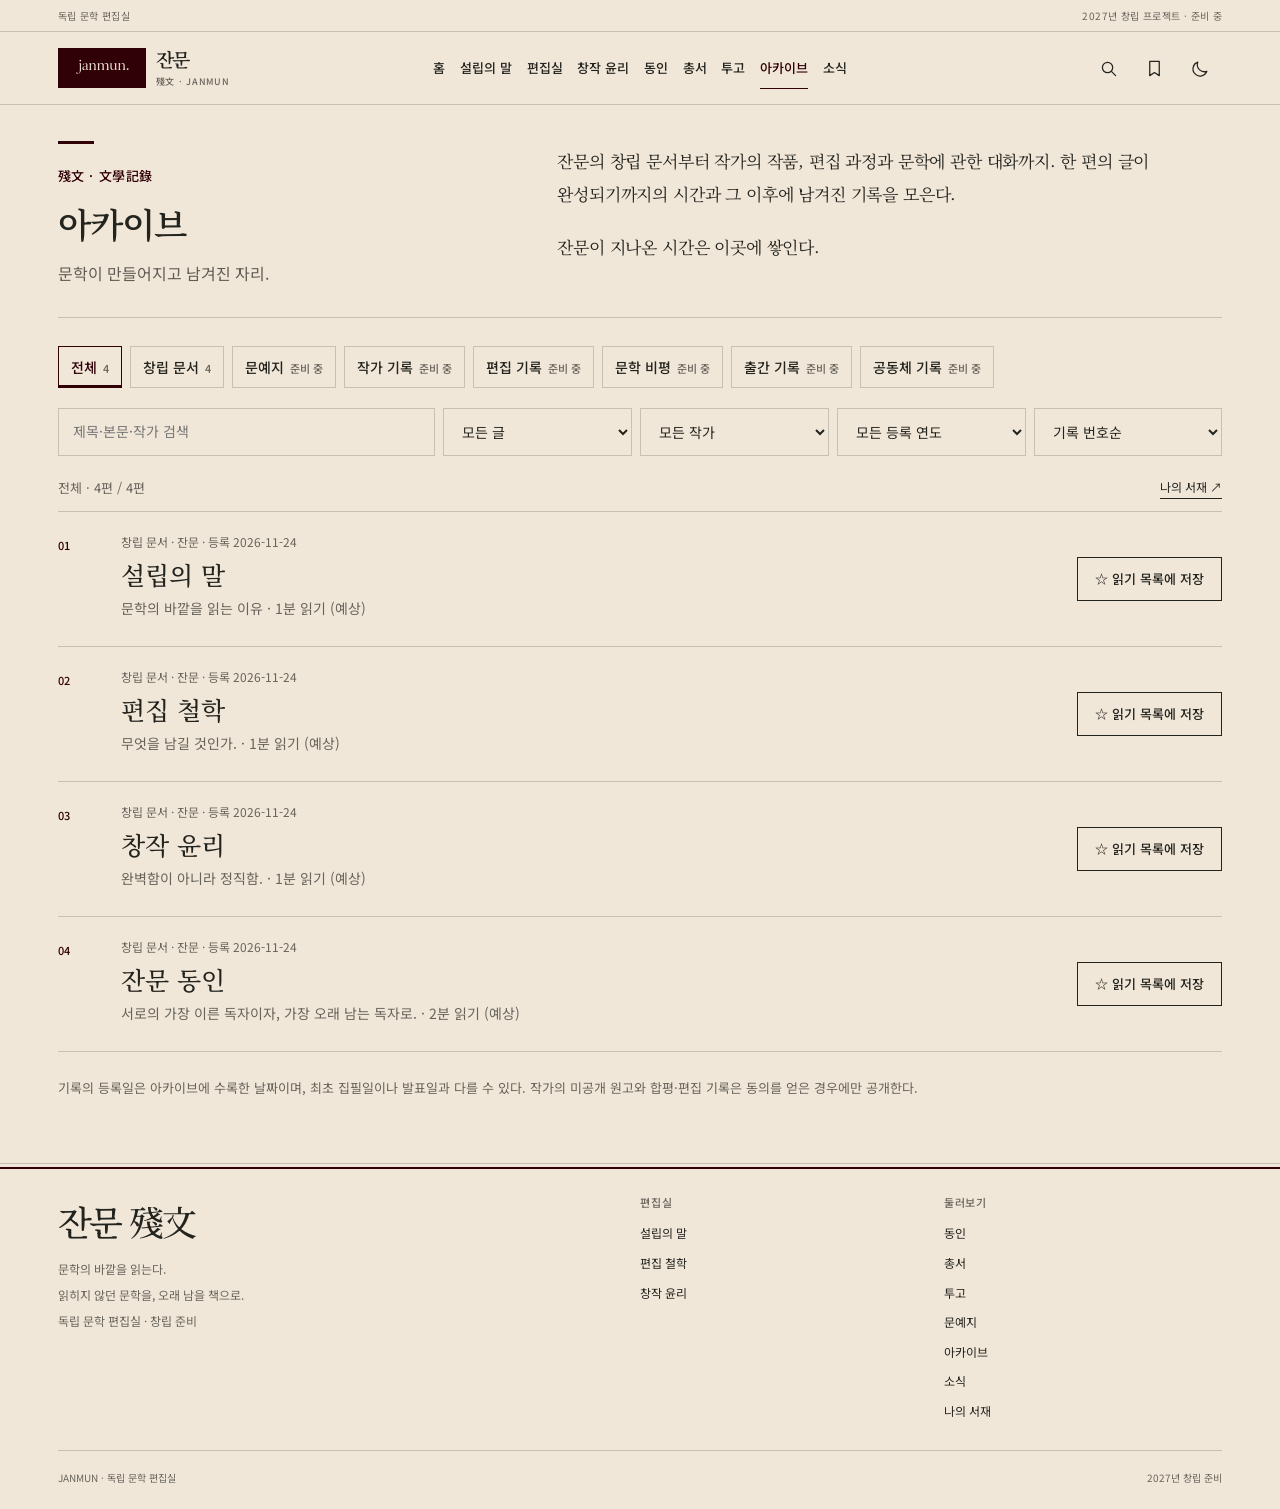
<file: archive/index.html>
<!doctype html>
<html lang="ko" data-theme="light" data-site-root="../" data-start-route="archive">
  <head>
    <meta charset="utf-8">
    <meta name="viewport" content="width=device-width,initial-scale=1,viewport-fit=cover">
    <meta name="theme-color" content="#f1e7d9">
    <link rel="icon" type="image/svg+xml" href="../assets/janmun-mark.svg">
    <link rel="stylesheet" href="../css/style.css?v=1.0.2">
    <script src="../js/news-data.js?v=0.9.9" defer></script>
    <script src="../js/main.js?v=1.1.1" defer></script>
    <!-- JANMUN SEO BEGIN -->
    <title>문학 아카이브 | 잔문 殘文</title>
    <meta name="description" content="창립 문서, 문예지, 작가 기록, 편집 기록, 문학 비평과 출간 기록을 모으는 문학 아카이브.">
    <link rel="canonical" href="https://janmun-editorial.github.io/archive/">
    <meta name="robots" content="index, follow">
    <meta property="og:type" content="website">
    <meta property="og:site_name" content="잔문 殘文">
    <meta property="og:locale" content="ko_KR">
    <meta property="og:title" content="문학 아카이브 | 잔문 殘文">
    <meta property="og:description" content="창립 문서, 문예지, 작가 기록, 편집 기록, 문학 비평과 출간 기록을 모으는 문학 아카이브.">
    <meta property="og:url" content="https://janmun-editorial.github.io/archive/">
    <meta property="og:image" content="https://janmun-editorial.github.io/assets/share.png">
    <meta property="og:image:width" content="1200">
    <meta property="og:image:height" content="630">
    <meta property="og:image:alt" content="잔문 편집실 로고">
    <meta name="twitter:card" content="summary_large_image">
    <meta name="twitter:title" content="문학 아카이브 | 잔문 殘文">
    <meta name="twitter:description" content="창립 문서, 문예지, 작가 기록, 편집 기록, 문학 비평과 출간 기록을 모으는 문학 아카이브.">
    <meta name="twitter:image" content="https://janmun-editorial.github.io/assets/share.png">
    <script type="application/ld+json">{"@context":"https://schema.org","@type":"WebPage","name":"문학 아카이브 | 잔문 殘文","description":"창립 문서, 문예지, 작가 기록, 편집 기록, 문학 비평과 출간 기록을 모으는 문학 아카이브.","url":"https://janmun-editorial.github.io/archive/","inLanguage":"ko","isPartOf":{"@id":"https://janmun-editorial.github.io/#website"}}</script>
    <!-- JANMUN SEO END -->
  </head>
  <body>
    <a class="skip" href="#main">본문 바로가기</a>
    <div class="progress" aria-hidden="true">
    </div>
    <div class="utility">
      <div class="shell">
        <span>독립 문학 편집실</span><span>2027년 창립 프로젝트 · 준비 중</span>
      </div>
    </div>
    <header class="mast">
      <div class="shell mast-in">
        <a class="brand" href="../" data-route-link="home" aria-label="잔문 홈"><img class="brand-mark" src="../assets/janmun-mark.svg" alt="" width="43" height="43"><span class="brand-text">잔문<small>殘文 · JANMUN</small></span></a>
        <nav class="nav" id="navigation" aria-label="주 메뉴">
          <a href="../" data-route-link="home">홈</a>
          <a href="../about/" data-route-link="about">설립의 말</a>
          <a href="../editorial/" data-route-link="editorial">편집실</a>
          <a href="../ethics/" data-route-link="ethics">창작 윤리</a>
          <a href="../members/" data-route-link="members">동인</a>
          <a href="../books/" data-route-link="books">총서</a>
          <a href="../submission/" data-route-link="submission">투고</a>
          <a href="../archive/" data-route-link="archive">아카이브</a>
          <a href="../news/" data-route-link="news">소식</a>
        </nav>
        <div class="tools">
          <button class="iconbtn" id="search-open" aria-label="글 검색" title="글 검색"><svg viewBox="0 0 24 24"><circle cx="10.8" cy="10.8" r="6.5"/><path d="m16 16 5 5"/></svg></button>
          <a class="iconbtn" href="../saved/" data-route-link="saved" aria-label="나의 서재" title="나의 서재"><svg viewBox="0 0 24 24"><path d="M6 3h12v18l-6-4-6 4z"/></svg></a>
          <button class="iconbtn" id="theme" aria-label="화면 테마 전환" aria-pressed="false" title="어두운 화면"><svg viewBox="0 0 24 24"><path d="M20 15.5A9 9 0 0 1 8.5 4 9 9 0 1 0 20 15.5Z"/></svg></button>
          <button class="iconbtn mobile" id="mobile" aria-label="메뉴 열기" aria-controls="navigation" aria-expanded="false"><svg viewBox="0 0 24 24"><path d="M3 6h18M3 12h18M3 18h18"/></svg></button>
        </div>
      </div>
    </header>
    <main id="main" tabindex="-1">
      <!-- Home: editorial masthead, lead essay and contents -->
      <template data-janmun-view="home">
      <section class="view shell" id="page-home" hidden>
        <div class="edition-line">
          <span>독립 문학 편집실</span>
          <span class="edition-center">문학의 바깥을 읽는다.</span>
          <span>창립 준비 · 2027</span>
        </div>
        <div class="front-masthead">
          <h1 class="front-title">잔문<span>殘文</span></h1>
          <div class="front-imprint">
            <span>JANMUN</span>
            <span>독립 문학 편집실</span>
          </div>
        </div>

        <section class="front-feature" aria-labelledby="lead-title">
          <figure class="front-art">
            <div class="founding-plate" role="group" aria-label="잔문의 창립 표제">
              <div class="founding-plate-header">
                <span>殘文</span><span>창립 문서 01</span>
              </div>
              <div class="founding-plate-body">
                <div class="founding-characters" aria-label="미독">
                  <span aria-hidden="true">未</span><span aria-hidden="true">讀</span>
                </div>
                <p class="founding-note"><span>아직</span><span>읽히지</span><span>않은 글.</span></p>
              </div>
              <div class="founding-plate-footer">
                <p>그렇게 만든 책이 누군가의 책장에 오래 남아 있기를 바란다.</p>
                <span class="founding-seal" aria-hidden="true">殘</span>
              </div>
            </div>
            <figcaption><span>미독 未讀</span><span>잔문 편집 그래픽 01</span></figcaption>
          </figure>
          <div class="front-copy">
            <div class="front-kicker"><span>창립 문서</span><span>01 / 04</span></div>
            <h2 id="lead-title">읽히지 않던 문학을, 오래 남을 책으로.</h2>
            <p>잔문은 소설을 읽고, 다듬고, 책으로 만드는 작은 문학 편집실이다.</p>
            <div class="front-actions">
              <a class="primary" href="../about/" data-route-link="about">설립의 말 읽기 <span aria-hidden="true">↗</span></a>
              <a class="textlink" href="../archive/?category=journal" data-route-link="journal">문예지 둘러보기 →</a>
            </div>
          </div>
        </section>

        <div class="home-notice"><span class="eyebrow">편집실 소식</span><a href="../news/founding/" data-route-link="news/founding">잔문은 창립을 준비하고 있다. <span aria-hidden="true">→</span></a></div>
        <div class="resume" id="resume" hidden>
          <div><span class="eyebrow">마지막으로 읽은 글</span><a id="resume-link" href="../archive/" data-route-link="archive"></a></div>
          <button id="resume-clear" type="button">기록 지우기</button>
        </div>

        <div class="front-index">
          <section class="front-contents" aria-labelledby="contents-title">
            <div class="section-top">
              <div><span class="eyebrow">창립 문서 01—04</span><h2 id="contents-title">잔문의 목차</h2></div>
              <a class="textlink" href="../archive/" data-route-link="archive">전체 보기 ↗</a>
            </div>
            <div class="entry-grid">
              <a class="entry" href="../about/" data-route-link="about"><span class="entry-no">01</span><h3>설립의 말</h3><p>문학의 바깥을 읽는 이유<span class="entry-detail" data-entry-meta="about"></span></p><span class="entry-arrow" aria-hidden="true">↗</span></a>
              <a class="entry" href="../editorial/" data-route-link="editorial"><span class="entry-no">02</span><h3>편집 철학</h3><p>무엇을 남길 것인가.<span class="entry-detail" data-entry-meta="editorial"></span></p><span class="entry-arrow" aria-hidden="true">↗</span></a>
              <a class="entry" href="../ethics/" data-route-link="ethics"><span class="entry-no">03</span><h3>창작 윤리</h3><p>완벽함이 아니라 정직함.<span class="entry-detail" data-entry-meta="ethics"></span></p><span class="entry-arrow" aria-hidden="true">↗</span></a>
              <a class="entry" href="../members/" data-route-link="members"><span class="entry-no">04</span><h3>잔문 동인</h3><p>서로의 가장 이른 독자이자, 가장 오래 남는 독자로.<span class="entry-detail" data-entry-meta="members"></span></p><span class="entry-arrow" aria-hidden="true">↗</span></a>
            </div>
          </section>
          <aside class="front-margin">
            <span class="eyebrow">문장 하나</span>
            <blockquote id="front-quote">무엇을 남길 것인가.</blockquote>
            <a id="front-quote-source" href="../editorial/" data-route-link="editorial">편집 철학</a>
            <button class="quiet-button" type="button" id="next-quote">다른 문장 <span aria-hidden="true">↻</span></button>
          </aside>
        </div>

        <section class="front-projects" aria-labelledby="project-title">
          <div class="section-top">
            <div><span class="eyebrow">2027년 창립 프로젝트</span><h2 id="project-title">만들어 가는 것들</h2></div>
          </div>
          <div class="project-grid">
            <a class="project" href="../archive/?category=journal" data-route-link="journal"><span class="eyebrow">01 · 문예지</span><h3>아직 읽히지 않은 글.</h3><p>단편과 엽편, 창작의 기록을 발표할 공간.</p><span class="project-link">문예지 ↗</span></a>
            <a class="project" href="../members/" data-route-link="members"><span class="eyebrow">02 · 동인</span><h3>서로의 첫 독자로.</h3><p>정기 모집으로 함께하는 소규모 온라인 문학 공동체.</p><span class="project-link">동인 소개 ↗</span></a>
            <a class="project" href="../books/" data-route-link="books"><span class="eyebrow">03 · 총서</span><h3>한 권씩, 오래 남을 문학을.</h3><p>첫 공동 소설집을 준비하고 있다.</p><span class="project-link">총서 보기 ↗</span></a>
          </div>
        </section>
        <div class="front-invitation"><div><span class="eyebrow">창작자에게</span><h2>당신의 글을 기다리는 곳.</h2><p>현재 원고 접수와 동인 모집을 준비하고 있다.</p></div><a href="../submission/" data-route-link="submission" class="outline">투고 안내 읽기 ↗</a></div>
      </section>
      </template>
      <template data-janmun-view="about">
      <section class="view shell reading" id="page-about" hidden>
        <div class="crumb">
          <a href="../" data-route-link="home">잔문</a> / <a href="../archive/" data-route-link="archive">아카이브</a> / 설립의 말
        </div>
        <div class="reader-grid">
          <article class="editorial-spread">
            <header class="article-head editorial-heading">
              <p class="eyebrow">잔문 · 창립 문서 01</p>
              <h1>설립의 말</h1>
              <p>문학의 바깥을 읽는 이유</p>
              <div class="reading-meta">
                <span data-reading-time="about"></span><span data-reading-status="about"></span>
              </div>
            </header>
            <div class="prose editorial-copy">
              <p>잔문은 소설을 읽고, 다듬고, 책으로 만드는 작은 문학 편집실이다.</p>
              <p>우리는 작가가 어떤 이력을 가졌는지보다 어떤 글을 쓰는지에 관심이 있다. 인공지능을 활용한 글도, 혼자 힘으로 완성한 글도 그 자체로 읽고자 한다. 창작의 방식은 저마다 다를 수 있지만, 자신의 글을 대하는 태도만큼은 중요하게 생각한다.</p>
              <p>완성된 원고뿐 아니라 아직 고쳐 쓸 여지가 있는 글에도 관심을 기울인다. 작가가 쓰고 싶었던 이야기를 함께 고민하고, 그 사람의 문장을 잃지 않는 방향으로 작품을 다듬고 싶다.</p>
              <p>많은 책을 만드는 것보다 한 권의 책을 제대로 만드는 일에 마음을 둔다.</p>
              <p>그렇게 만든 책이 누군가의 책장에 오래 남아 있기를 바란다.</p>
              <p><strong>문학의 바깥을 읽는다.</strong></p>
              <p>잔문 殘文</p>
            </div>
            <div class="annotation-area">
              <div class="annotation-head"><h2>읽고 남기기</h2><span class="muted">나만의 비공개 기록</span></div>
              <p class="muted">본문의 문장을 선택하거나 아래 버튼으로 문단을 골라 저장하세요.</p>
              <div class="actions"><button class="outline" type="button" data-collect="about">문장 수집</button><button class="outline" type="button" data-note-open="about">독서 메모 쓰기</button><a class="textlink" href="../saved/" data-route-link="saved">나의 서재 ↗</a></div>
              <div class="note-editor" data-note-editor="about" hidden><label>이 글에 대한 메모<textarea rows="4" maxlength="3000" data-note-text="about" placeholder="읽으며 남은 생각을 적어 보세요."></textarea></label><div class="actions"><button class="primary" type="button" data-note-save="about">메모 저장</button><button class="outline" type="button" data-note-close="about">닫기</button></div></div>
            </div>
            <div class="reader-end-controls">
              <button class="outline" type="button" data-read="about" aria-pressed="false">읽음 표시</button><button class="outline" type="button" data-print>인쇄 / PDF 저장</button>
            </div>
            <div class="next-reading">
              <a href="../" data-route-link="home"><small>← 처음으로</small>잔문</a><a href="../editorial/" data-route-link="editorial"><small>다음 글 →</small>편집 철학</a>
            </div>
            <div class="article-end">
              <span>殘</span><a href="../archive/" data-route-link="archive">모든 글 보기 ↗</a>
            </div>
          </article>
        </div>
      </section>
      </template>
      <template data-janmun-view="editorial">
      <section class="view shell reading" id="page-editorial" hidden>
        <div class="crumb">
          <a href="../" data-route-link="home">잔문</a> / <a href="../archive/" data-route-link="archive">아카이브</a> / 편집 철학
        </div>
        <div class="reader-grid">
          <article class="editorial-spread">
            <header class="article-head editorial-heading">
              <p class="eyebrow">잔문 · 창립 문서 02</p>
              <h1>편집 철학</h1>
              <p>무엇을 남길 것인가.</p>
              <div class="reading-meta">
                <span data-reading-time="editorial"></span><span data-reading-status="editorial"></span>
              </div>
            </header>
            <div class="prose editorial-copy">
              <p>잔문은 익숙한 것을 낯설게 바라보는 소설에 관심이 있다.</p>
              <p>특별한 사건이 있어야 좋은 이야기가 되는 것은 아니다. 오래 함께 살아온 사람을 문득 이해할 수 없게 되는 순간이나, 무심코 지나친 일에서 이전과 다른 의미를 발견하는 일도 충분히 소설이 될 수 있다.</p>
              <p>우리는 작품이 다루는 소재보다 그것을 바라보는 작가의 시선을 중요하게 생각한다.</p>
              <p>원고를 살필 때에는 문장의 정확성, 인물의 개연성, 이야기의 구조를 함께 검토한다. 다만 모든 문장이 매끄러워야 한다고 생각하지는 않는다. 작품의 결함과 작가의 개성을 구분하는 것 역시 편집의 몫이기 때문이다.</p>
              <p>고쳐야 할 문장과 고치지 말아야 할 문장 사이에서 충분히 고민한다.</p>
              <p>잔문이라는 이름에는 그러한 뜻도 담겨 있다.</p>
              <p>무엇을 남길 것인가.</p>
              <p>우리가 원고를 읽으며 가장 오래 생각하는 질문이다.</p>
            </div>
            <div class="annotation-area">
              <div class="annotation-head"><h2>읽고 남기기</h2><span class="muted">나만의 비공개 기록</span></div>
              <p class="muted">본문의 문장을 선택하거나 아래 버튼으로 문단을 골라 저장하세요.</p>
              <div class="actions"><button class="outline" type="button" data-collect="editorial">문장 수집</button><button class="outline" type="button" data-note-open="editorial">독서 메모 쓰기</button><a class="textlink" href="../saved/" data-route-link="saved">나의 서재 ↗</a></div>
              <div class="note-editor" data-note-editor="editorial" hidden><label>이 글에 대한 메모<textarea rows="4" maxlength="3000" data-note-text="editorial" placeholder="읽으며 남은 생각을 적어 보세요."></textarea></label><div class="actions"><button class="primary" type="button" data-note-save="editorial">메모 저장</button><button class="outline" type="button" data-note-close="editorial">닫기</button></div></div>
            </div>
            <div class="reader-end-controls">
              <button class="outline" type="button" data-read="editorial" aria-pressed="false">읽음 표시</button><button class="outline" type="button" data-print>인쇄 / PDF 저장</button>
            </div>
            <div class="next-reading">
              <a href="../about/" data-route-link="about"><small>← 이전 글</small>설립의 말</a><a href="../ethics/" data-route-link="ethics"><small>다음 글 →</small>창작 윤리</a>
            </div>
            <div class="article-end">
              <span>殘</span><a href="../archive/" data-route-link="archive">모든 글 보기 ↗</a>
            </div>
          </article>
        </div>
      </section>
      </template>
      <template data-janmun-view="ethics">
      <section class="view shell reading" id="page-ethics" hidden>
        <div class="crumb">
          <a href="../" data-route-link="home">잔문</a> / <a href="../archive/" data-route-link="archive">아카이브</a> / 창작 윤리
        </div>
        <div class="reader-grid">
          <article class="editorial-spread">
            <header class="article-head editorial-heading">
              <p class="eyebrow">잔문 · 창립 문서 03</p>
              <h1>창작 윤리</h1>
              <p>완벽함이 아니라 정직함.</p>
              <div class="reading-meta">
                <span data-reading-time="ethics"></span><span data-reading-status="ethics"></span>
              </div>
            </header>
            <div class="prose editorial-copy">
              <p>창작의 방식은 저마다 다르지만, 작품에 대한 책임까지 달라지는 것은 아니다.</p>
              <p>잔문은 인공지능의 활용을 창작의 결격 사유로 삼지 않는다. 다만 사용한 도구와 그 개입 범위를 사실대로 밝히고, 타인의 저작물과 권리를 존중하는 것을 기본으로 삼는다.</p>
              <p>우리는 모든 문장을 직접 작성했다는 사실만으로 창작의 주체성이 증명된다고 생각하지 않는다. 무엇을 받아들이고 무엇을 거절했는지, 어떤 판단을 거쳐 작품을 완성했는지 역시 창작의 일부다.</p>
              <p>그러나 도구의 도움을 받았다는 사실이 작품의 결함이나 윤리적 문제에 대한 면책 사유가 될 수는 없다. 최종 원고에 대한 판단과 책임은 창작자에게 있다.</p>
              <p>창작의 과정을 숨기지 않는다.<br>타인의 것을 자신의 것으로 내놓지 않는다.<br>자신이 완성한 작품에 책임을 진다.</p>
              <p>잔문이 창작자에게 바라는 것은 완벽함이 아니라 정직함이다.</p>
            </div>
            <div class="annotation-area">
              <div class="annotation-head"><h2>읽고 남기기</h2><span class="muted">나만의 비공개 기록</span></div>
              <p class="muted">본문의 문장을 선택하거나 아래 버튼으로 문단을 골라 저장하세요.</p>
              <div class="actions"><button class="outline" type="button" data-collect="ethics">문장 수집</button><button class="outline" type="button" data-note-open="ethics">독서 메모 쓰기</button><a class="textlink" href="../saved/" data-route-link="saved">나의 서재 ↗</a></div>
              <div class="note-editor" data-note-editor="ethics" hidden><label>이 글에 대한 메모<textarea rows="4" maxlength="3000" data-note-text="ethics" placeholder="읽으며 남은 생각을 적어 보세요."></textarea></label><div class="actions"><button class="primary" type="button" data-note-save="ethics">메모 저장</button><button class="outline" type="button" data-note-close="ethics">닫기</button></div></div>
            </div>
            <div class="reader-end-controls">
              <button class="outline" type="button" data-read="ethics" aria-pressed="false">읽음 표시</button><button class="outline" type="button" data-print>인쇄 / PDF 저장</button>
            </div>
            <div class="next-reading">
              <a href="../editorial/" data-route-link="editorial"><small>← 이전 글</small>편집 철학</a><a href="../members/" data-route-link="members"><small>다음 글 →</small>잔문 동인</a>
            </div>
            <div class="article-end">
              <span>殘</span><a href="../archive/" data-route-link="archive">모든 글 보기 ↗</a>
            </div>
          </article>
        </div>
      </section>
      </template>
      <template data-janmun-view="members">
      <section class="view shell reading" id="page-members" hidden>
        <div class="crumb">
          <a href="../" data-route-link="home">잔문</a> / <a href="../archive/" data-route-link="archive">아카이브</a> / 잔문 동인
        </div>
        <div class="reader-grid">
          <article class="editorial-spread">
            <header class="article-head editorial-heading">
              <p class="eyebrow">잔문 · 창립 문서 04</p>
              <h1>잔문 동인</h1>
              <p>서로의 가장 이른 독자이자, 가장 오래 남는 독자로.</p>
              <div class="reading-meta">
                <span data-reading-time="members"></span><span data-reading-status="members"></span>
              </div>
            </header>
            <div class="prose editorial-copy">
              <p>잔문 동인은 각자의 작품을 쓰고 서로의 문학을 읽는 창작 공동체다.</p>
              <p>정기 모집을 통해 소규모로 구성하며, 온라인을 중심으로 활동한다. 서로의 원고에 충분한 시간을 들이고 지속적인 대화를 나눌 수 있는 규모를 지향한다.</p>
              <p>주요 활동은 원고 합평과 작품 연구, 문학에 관한 토론이다. 완성된 작품은 물론 아직 방향을 찾지 못한 원고도 함께 살핀다. 그 과정에서 발전한 작품을 문예지와 공동 소설집으로 선보이고자 한다.</p>
              <p>서로의 문학적 취향이 같을 필요는 없다. 같은 작품을 읽고 다른 이야기를 나눌 수 있다는 것 역시 함께 읽는 이유 중 하나다.</p>
              <p>합평에서는 막연한 칭찬보다 구체적인 감상을 나눈다. 타인의 문장을 자신의 취향에 맞추기보다 그 문장이 가진 가능성을 살핀다.</p>
              <p>등단이나 출간 경력은 참여의 조건이 아니다. 꾸준히 쓰고 읽으며, 자신의 작품만큼 타인의 작품에도 시간을 내어 줄 수 있는 사람과 함께하고 싶다.</p>
              <p>서로의 가장 이른 독자이자, 가장 오래 남는 독자로.</p>
              <p>잔문 殘文</p>
            </div>
            <div class="annotation-area">
              <div class="annotation-head"><h2>읽고 남기기</h2><span class="muted">나만의 비공개 기록</span></div>
              <p class="muted">본문의 문장을 선택하거나 아래 버튼으로 문단을 골라 저장하세요.</p>
              <div class="actions"><button class="outline" type="button" data-collect="members">문장 수집</button><button class="outline" type="button" data-note-open="members">독서 메모 쓰기</button><a class="textlink" href="../saved/" data-route-link="saved">나의 서재 ↗</a></div>
              <div class="note-editor" data-note-editor="members" hidden><label>이 글에 대한 메모<textarea rows="4" maxlength="3000" data-note-text="members" placeholder="읽으며 남은 생각을 적어 보세요."></textarea></label><div class="actions"><button class="primary" type="button" data-note-save="members">메모 저장</button><button class="outline" type="button" data-note-close="members">닫기</button></div></div>
            </div>
            <div class="reader-end-controls">
              <button class="outline" type="button" data-read="members" aria-pressed="false">읽음 표시</button><button class="outline" type="button" data-print>인쇄 / PDF 저장</button>
            </div>
            <div class="next-reading">
              <a href="../ethics/" data-route-link="ethics"><small>← 이전 글</small>창작 윤리</a><a href="../books/" data-route-link="books"><small>다음으로 →</small>잔문 총서</a>
            </div>
            <div class="article-end">
              <span>殘</span><a href="../archive/" data-route-link="archive">모든 글 보기 ↗</a>
            </div>
          </article>
        </div>
      </section>
      </template>
      <section class="view shell" id="page-archive">
        <div class="archive-intro editorial-spread">
          <header class="archive-heading editorial-heading">
            <span class="archive-rule" aria-hidden="true"></span>
            <span class="eyebrow">殘文 · 文學記錄</span>
            <h1>아카이브</h1>
            <p>문학이 만들어지고 남겨진 자리.</p>
          </header>
          <div class="archive-intro-copy editorial-copy">
            <p>잔문의 창립 문서부터 작가의 작품, 편집 과정과 문학에 관한 대화까지. 한 편의 글이 완성되기까지의 시간과 그 이후에 남겨진 기록을 모은다.</p>
            <p>잔문이 지나온 시간은 이곳에 쌓인다.</p>
          </div>
        </div>
        <div class="page-body archive-body">
          <div class="archive-controls">
            <div class="archive-categories" role="group" aria-label="기록 분류">
              <button type="button" data-archive-category="all" aria-pressed="true">전체<span data-archive-category-count="all"></span></button>
              <button type="button" data-archive-category="founding" aria-pressed="false">창립 문서<span data-archive-category-count="founding"></span></button>
              <button type="button" data-archive-category="journal" aria-pressed="false">문예지<span data-archive-category-count="journal"></span></button>
              <button type="button" data-archive-category="author" aria-pressed="false">작가 기록<span data-archive-category-count="author"></span></button>
              <button type="button" data-archive-category="editing" aria-pressed="false">편집 기록<span data-archive-category-count="editing"></span></button>
              <button type="button" data-archive-category="criticism" aria-pressed="false">문학 비평<span data-archive-category-count="criticism"></span></button>
              <button type="button" data-archive-category="publication" aria-pressed="false">출간 기록<span data-archive-category-count="publication"></span></button>
              <button type="button" data-archive-category="community" aria-pressed="false">공동체 기록<span data-archive-category-count="community"></span></button>
            </div>
            <div class="searchbar archive-search">
              <input type="search" id="archive-query" placeholder="제목·본문·작가 검색" aria-label="아카이브 검색">
              <select id="archive-filter" aria-label="독서 상태"><option value="all">모든 글</option><option value="saved">저장한 글만</option><option value="unread">읽지 않은 글</option><option value="read">읽은 글</option></select>
              <select id="archive-author" aria-label="작가"><option value="all">모든 작가</option></select>
              <select id="archive-year" aria-label="등록 연도"><option value="all">모든 등록 연도</option></select>
              <select id="archive-sort" aria-label="기록 정렬"><option value="number">기록 번호순</option><option value="newest">최근 등록순</option><option value="oldest">오래된 등록순</option></select>
            </div>
          </div>
          <div class="archive-results-head"><div class="archive-count" id="archive-count" aria-live="polite"></div><a class="textlink" href="../saved/" data-route-link="saved">나의 서재 ↗</a></div>
          <div id="archive-list" class="archive-list"><!-- STATIC archive-list BEGIN --><div class="archive-row"><span class="eyebrow">01</span><a href="../about/" data-route-link="about"><span class="archive-record-meta">창립 문서 · 잔문 · 등록 2026-11-24</span><h3>설립의 말</h3><p>문학의 바깥을 읽는 이유</p></a></div><div class="archive-row"><span class="eyebrow">02</span><a href="../editorial/" data-route-link="editorial"><span class="archive-record-meta">창립 문서 · 잔문 · 등록 2026-11-24</span><h3>편집 철학</h3><p>무엇을 남길 것인가.</p></a></div><div class="archive-row"><span class="eyebrow">03</span><a href="../ethics/" data-route-link="ethics"><span class="archive-record-meta">창립 문서 · 잔문 · 등록 2026-11-24</span><h3>창작 윤리</h3><p>완벽함이 아니라 정직함.</p></a></div><div class="archive-row"><span class="eyebrow">04</span><a href="../members/" data-route-link="members"><span class="archive-record-meta">창립 문서 · 잔문 · 등록 2026-11-24</span><h3>잔문 동인</h3><p>서로의 가장 이른 독자이자, 가장 오래 남는 독자로.</p></a></div><!-- STATIC archive-list END --></div>
          <div class="archive-empty-actions" id="archive-empty-actions" hidden><a class="outline" href="../submission/" data-route-link="submission">투고 안내 →</a></div>
          <p class="archive-footnote">기록의 등록일은 아카이브에 수록한 날짜이며, 최초 집필일이나 발표일과 다를 수 있다. 작가의 미공개 원고와 합평·편집 기록은 동의를 얻은 경우에만 공개한다.</p>
        </div>
      </section>
      <template data-janmun-view="saved">
      <section class="view shell" id="page-saved" hidden>
        <div class="editorial-spread library-intro">
          <header class="editorial-heading">
            <span class="editorial-rule" aria-hidden="true"></span>
            <span class="eyebrow">나의 독서 기록</span>
            <h1>나의 서재</h1>
          </header>
          <div class="editorial-copy"><p>읽고, 남기고, 다시 펼쳐 보는 곳. 기록은 이 브라우저에만 저장됩니다.</p></div>
        </div>
        <div class="page-body">
          <div class="library-summary" aria-label="서재 현황">
            <div><strong id="save-count">0</strong><span>저장한 글</span></div>
            <div><strong id="finished-count">0</strong><span>읽은 글</span></div>
            <div><strong id="quote-count">0</strong><span>수집한 문장</span></div>
            <div><strong id="note-count">0</strong><span>독서 메모</span></div>
          </div>
          <div class="library-tabs" role="group" aria-label="서재 분류">
            <button type="button" data-library-tab="saved" aria-pressed="true">보관함</button>
            <button type="button" data-library-tab="quotes" aria-pressed="false">문장 수집</button>
            <button type="button" data-library-tab="notes" aria-pressed="false">독서 메모</button>
            <button type="button" data-library-tab="history" aria-pressed="false">읽은 기록</button>
          </div>
          <div id="library-saved" class="library-panel"><div class="archive-list" id="saved-list"></div><p><a class="outline" href="../archive/" data-route-link="archive">다른 글 찾기 →</a></p></div>
          <div id="library-quotes" class="library-panel" hidden><div id="quote-list" class="archive-list"></div></div>
          <div id="library-notes" class="library-panel" hidden><div id="note-list" class="archive-list"></div></div>
          <div id="library-history" class="library-panel" hidden><div id="history-list" class="archive-list"></div></div>
          <div class="library-export"><p class="muted">기기를 바꾸거나 브라우저 데이터를 삭제하기 전에 기록을 파일로 보관하세요.</p><button type="button" class="outline" id="library-export">서재 기록 내려받기 ↓</button></div>
        </div>
      </section>
      </template>
      <template data-janmun-view="books">
      <section class="view shell" id="page-books" hidden>
        <div class="series-intro editorial-spread">
          <header class="series-heading editorial-heading">
            <span class="series-rule" aria-hidden="true"></span>
            <span class="eyebrow">출간 준비</span>
            <h1>잔문 총서</h1>
            <p>한 권씩, 오래 남을 문학을.</p>
          </header>
          <div class="prose series-copy editorial-copy">
            <p>잔문 총서는 서로 다른 작가의 문학을 한 권씩 엮어 가는 출간 프로젝트다.</p>
            <p>단편소설집과 공동 소설집을 중심으로 시작하되, 작품에 따라 책의 형태와 구성을 달리하고자 한다. 한 권의 책이 가진 고유한 성격을 존중하며, 정해진 형식에 작품을 맞추지 않는다.</p>
            <p>원고의 선정부터 편집, 표지와 지면의 구성까지 작품을 읽는 경험의 일부라고 생각한다. 내용과 형식이 서로 어긋나지 않는 책을 만들고 싶다.</p>
            <p>출간의 수나 속도에 얽매이지 않는다. 각자의 작품에 필요한 시간을 들이고, 충분한 편집을 거쳐 독자에게 건넨다.</p>
            <p>잔문의 책이 책장에 꽂힌 뒤에도 몇 번쯤 다시 펼쳐지는 책이기를 바란다.</p>
            <p>한 권씩, 오래 남을 문학을.</p>
            <p>잔문 殘文</p>
          </div>
        </div>
        <div class="section-top"><h2>첫 출간 프로젝트</h2><span class="muted">기획 단계</span></div>
        <div class="page-body book-layout">
          <div class="book-cover" aria-label="첫 공동 소설집 표지 콘셉트, 제목 미정">
            <span>殘文 · 공동선 001 / 기획 시안</span><strong>잔문 공동선</strong><span>첫 번째 소설집 · 제목 미정</span>
          </div>
          <div class="book-info">
            <span class="status">출간 기획 중</span>
            <h2>첫 번째 공동 소설집</h2>
            <p>서로 다른 작가의 엽편과 단편을 한 권으로 엮는 첫 번째 프로젝트다. 작품의 완성도를 중심으로 원고를 선정하며, 제목과 수록작은 아직 확정되지 않았다.</p>
            <dl class="facts">
              <dt>출간 목표</dt><dd>2027년 하반기 (안)</dd>
              <dt>구성</dt><dd>엽편·단편소설</dd>
              <dt>출간 형태</dt><dd>종이책 중심 · 전자책 병행 계획</dd>
              <dt>작가</dt><dd>모집 전</dd>
              <dt>판매</dt><dd>미정 · 예약 접수 없음</dd>
            </dl>
            <a class="outline" href="../members/" data-route-link="members">잔문 동인에 관하여 →</a>
          </div>
        </div>
        <div class="section-top"><h2>총서의 구성</h2><span class="muted">기획 분류</span></div>
        <div class="page-body">
          <p>공동선과 소설선을 중심으로 시작하고, 작품과 운영 여건에 따라 다른 시리즈를 확장할 계획이다.</p>
          <dl class="facts">
            <dt>잔문 소설선</dt><dd>개인 단편·중편 소설집</dd>
            <dt>잔문 공동선</dt><dd>여러 작가의 공동 소설집</dd>
            <dt>잔문 엽편선</dt><dd>짧은 소설을 엮은 작품집</dd>
            <dt>잔문 문고</dt><dd>작은 판형의 문학 시리즈</dd>
            <dt>잔문 특별판</dt><dd>작품의 특성에 따른 별도 기획</dd>
          </dl>
          <p class="muted">현재 출간된 도서는 없으며, 세부 출간 일정은 확정 후 소식에서 안내한다.</p>
          <a class="outline" href="../news/" data-route-link="news">잔문 소식 →</a>
        </div>
      </section>
      </template>
      <template data-janmun-view="submission">
      <section class="view shell" id="page-submission" hidden>
        <div class="editorial-spread submission-intro">
          <header class="editorial-heading">
            <span class="editorial-rule" aria-hidden="true"></span>
            <span class="eyebrow">접수 준비</span>
            <h1>투고</h1>
            <p>창작의 방식을 숨기지 않고도 작품을 건넬 수 있는 곳.</p>
          </header>
          <div class="editorial-copy">
            <span class="status">현재 모집 및 원고 접수 준비 중</span>
            <p class="recruit-note">동인 및 작가 모집 일정, 원고 제출 방법, 세부 심사 기준은 확정 후 이 페이지에서 공개합니다.</p>
          </div>
        </div>
        <div class="submission-faq-layout">
          <div class="faq-nav">
            <span class="eyebrow">투고 안내 · Q&amp;A</span>
            <h2>투고에 관하여</h2>
            <p>투고 전에 궁금한 사항을 확인하세요. 세부 접수 기준은 모집 공고에서 확정합니다.</p>
            <div class="faq-filters" role="group" aria-label="질문 분류">
              <button type="button" data-faq-filter="all" aria-pressed="true">전체</button>
              <button type="button" data-faq-filter="eligibility" aria-pressed="false">투고 자격</button>
              <button type="button" data-faq-filter="ai" aria-pressed="false">AI 활용</button>
              <button type="button" data-faq-filter="review" aria-pressed="false">심사 및 편집</button>
              <button type="button" data-faq-filter="rights" aria-pressed="false">비용 및 권리</button>
              <button type="button" data-faq-filter="apply" aria-pressed="false">접수 안내</button>
            </div>
            <p><a class="textlink" href="../ethics/" data-route-link="ethics">창작 윤리 전문 읽기 ↗</a></p>
          </div>
          <div class="faq" id="submission-faq">
            <section class="faq-group" data-faq-group="eligibility" aria-label="투고 자격">
              <h3>투고 자격</h3>
              <details>
                <summary>누구나 투고할 수 있나요?</summary>
                <div class="faq-answer"><p>등단 여부나 출간 경력에 관계없이 투고할 수 있습니다. 처음 소설을 쓰는 분부터 꾸준히 작품 활동을 이어 온 분까지, 창작자의 이력보다 제출한 작품 자체를 중심으로 검토합니다.</p><p>잔문 동인에 소속되어 있지 않아도 투고할 수 있습니다.</p></div>
              </details>
              <details>
                <summary>어떤 작품을 투고할 수 있나요?</summary>
                <div class="faq-answer"><p>엽편소설과 단편소설을 중심으로 원고를 검토할 예정입니다. 특정한 분위기나 주제를 잔문의 취향에 맞추어 작성할 필요는 없습니다.</p><p>중편 및 장편소설의 접수 여부, 분량과 제출 형식은 모집 공고에서 안내합니다.</p></div>
              </details>
              <details>
                <summary>아직 완성하지 못한 원고도 제출할 수 있나요?</summary>
                <div class="faq-answer"><p>정식 출간 투고는 완결된 원고를 원칙으로 준비하고 있습니다. 완결된 원고라도 수정과 발전 가능성을 함께 검토합니다.</p><p>집필 중인 작품에 대한 지속적인 합평을 원하신다면 잔문 동인 활동을 권장합니다.</p></div>
              </details>
              <details>
                <summary>이미 다른 플랫폼에 공개한 작품도 제출할 수 있나요?</summary>
                <div class="faq-answer"><p>개인 블로그나 브런치 등에서 공개한 작품도 기존 계약 및 권리 관계에 문제가 없다면 검토할 수 있는 방향으로 준비하고 있습니다.</p><p>이전에 공개하거나 출간한 이력은 투고 시 밝혀 주시기 바랍니다. 기발표작의 구체적인 접수 기준은 모집 공고에서 확정합니다.</p></div>
              </details>
            </section>
            <section class="faq-group" data-faq-group="ai" aria-label="AI 활용">
              <h3>AI 활용</h3>
              <details>
                <summary>인공지능을 활용한 작품도 투고할 수 있나요?</summary>
                <div class="faq-answer"><p>가능합니다. 소재 발굴, 자료 조사, 이야기의 구조 설계, 초고 작성, 문장 수정 등 창작 과정에서 인공지능을 활용한 작품도 검토 대상입니다.</p><p>다만 인공지능의 개입 과정과 범위를 사실대로 밝히고, 타인의 권리를 존중하며 최종 원고에 대한 책임을 져야 합니다. 활용 여부만으로 작품의 문학적 가치를 판단하지 않습니다.</p></div>
              </details>
              <details>
                <summary>인공지능 활용 내역은 어느 정도까지 공개해야 하나요?</summary>
                <div class="faq-answer"><p>사용한 도구, 활용 목적, 개입한 창작 단계, 최종 작품에 반영된 범위를 설명해 주시면 됩니다. 단순 교정인지 문장 생성이나 사건 구성에도 활용했는지 구분해 주시기 바랍니다.</p><p>정확한 활용 비율을 산출하기 어려운 경우 창작 과정에서 이루어진 판단과 수정 내용을 구체적으로 설명해 주시기 바랍니다. 세부 제출 양식은 모집 공고에서 안내합니다.</p></div>
              </details>
              <details>
                <summary>인공지능을 사용하지 않은 작품도 투고할 수 있나요?</summary>
                <div class="faq-answer"><p>물론입니다. 인공지능은 잔문의 창작자에게 요구되는 도구가 아닙니다. 어떠한 도구를 사용했는지보다 작품에 담긴 창작자의 시선과 문학적 완성도를 중요하게 생각합니다.</p></div>
              </details>
            </section>
            <section class="faq-group" data-faq-group="review" aria-label="심사 및 편집">
              <h3>심사 및 편집</h3>
              <details>
                <summary>원고는 어떤 기준으로 심사하나요?</summary>
                <div class="faq-answer"><p>작가의 이력이나 인지도보다 작품의 문학적 요소를 중심으로 검토합니다. 모두 완벽한 작품만을 찾는 것은 아니며, 작품마다 가진 강점과 발전 가능성을 종합적으로 살핍니다.</p><ul><li>작품의 독창성과 고유한 시선</li><li>문장의 완성도와 표현의 적절성</li><li>인물과 사건의 개연성</li><li>이야기의 구조와 완결성</li><li>작품의 정서적·사유적 깊이</li><li>편집을 통한 발전 가능성</li></ul></div>
              </details>
              <details>
                <summary>투고하면 어떤 과정을 거치게 되나요?</summary>
                <div class="faq-answer"><p>기본 제출 요건과 창작 윤리 준수 여부를 확인한 뒤 작품에 대한 편집 검토를 진행할 예정입니다. 추가 검토가 필요하면 창작 과정에 대한 질문이나 수정 제안을 드릴 수 있습니다.</p><p>최종 출간 여부는 작품 검토, 출간 여건 및 창작자와의 협의를 거쳐 결정합니다. 투고나 동인 참여 자체가 출간을 보장하지는 않습니다.</p></div>
              </details>
              <details>
                <summary>편집 과정에서 원고가 크게 변경될 수도 있나요?</summary>
                <div class="faq-answer"><p>문장, 인물, 사건 및 이야기의 구조에 관한 수정 의견을 제안할 수 있습니다. 다만 작가의 고유한 문체와 작품의 의도를 존중하며, 주요 수정 사항은 창작자와 협의하여 결정하는 것을 원칙으로 합니다.</p></div>
              </details>
            </section>
            <section class="faq-group" data-faq-group="rights" aria-label="비용 및 권리">
              <h3>비용 및 권리</h3>
              <details>
                <summary>투고하거나 출간할 때 비용이 발생하나요?</summary>
                <div class="faq-answer"><p>투고와 원고 심사는 무료로 진행합니다.</p><p>출간 계약이 성립된 작품의 편집 및 제작 비용은 잔문이 부담하며, 창작자에게 도서 구매를 출간의 조건으로 요구하지 않습니다.</p></div>
              </details>
              <details>
                <summary>출간 후 인세는 어떻게 지급되나요?</summary>
                <div class="faq-answer"><p>판매 실적에 따라 인세를 지급합니다. 구체적인 인세율과 산정 방식, 정산 주기는 출간 계약 체결 전에 안내하고 협의합니다.</p><p>공동 소설집의 경우 참여 작가 간 인세 배분 기준도 사전에 협의합니다. 인공지능 활용 여부에 따른 인세 차등은 두지 않습니다.</p></div>
              </details>
              <details>
                <summary>투고한 작품의 저작권은 어떻게 되나요?</summary>
                <div class="faq-answer"><p>원고를 투고하는 것만으로 저작권이나 출판권이 잔문에 이전되지 않습니다.</p><p>출간이 결정된 경우 출판에 필요한 이용 범위와 계약 기간 등의 조건을 별도로 협의합니다. 미출간 원고를 창작자의 동의 없이 공개하거나 출간하지 않습니다.</p></div>
              </details>
            </section>
            <section class="faq-group" data-faq-group="apply" aria-label="접수 안내">
              <h3>접수 안내</h3>
              <details>
                <summary>심사 결과는 언제 받을 수 있나요?</summary>
                <div class="faq-answer"><p>원고 검토 기간과 결과 안내 방식은 모집 공고에서 안내할 예정입니다. 선정 여부와 관계없이 결과를 안내하는 것을 운영 방향으로 삼되, 모든 원고에 개별적인 비평이나 합평을 제공하는 것은 아닙니다.</p></div>
              </details>
              <details>
                <summary>현재 원고를 제출할 수 있나요?</summary>
                <div class="faq-answer"><p>현재 잔문은 첫 원고 접수와 동인 모집을 준비하고 있습니다. 모집 일정과 접수 방법, 제출 서류 및 세부 심사 기준은 확정 후 홈페이지를 통해 공개합니다.</p><p>현재 제공되는 투고 준비 노트는 개인적인 원고 준비를 위한 기능이며, 작성 내용이 잔문에 전송되지는 않습니다.</p></div>
              </details>
            </section>
          </div>
        </div>
        <div class="section-top"><h2>심사 및 출간 절차</h2><span class="muted">운영 예정</span></div>
        <ol class="submission-steps">
          <li><span class="eyebrow">01</span><h3>원고 접수</h3><p>원고 및 창작 과정 확인</p></li>
          <li><span class="eyebrow">02</span><h3>기본 요건 검토</h3><p>제출 요건과 창작 윤리 확인</p></li>
          <li><span class="eyebrow">03</span><h3>작품 심사</h3><p>문학적 완성도와 가능성 검토</p></li>
          <li><span class="eyebrow">04</span><h3>편집 협의</h3><p>필요한 수정 방향 논의</p></li>
          <li><span class="eyebrow">05</span><h3>출간 결정 및 계약</h3><p>출간 여건·권리·인세 조건 합의</p></li>
          <li><span class="eyebrow">06</span><h3>제작 및 출간</h3><p>교정·교열·디자인·제작</p></li>
        </ol>
        <div class="section-top"><h2>투고 준비</h2><span class="muted">접수 기능 아님</span></div>
        <div class="page-body submission-grid submission-prep">
          <div class="submission-checklist">
              <h2>투고 전 확인할 사항</h2>
              <p class="muted">준비용 목록입니다. 아직 확정된 모집 요강은 아닙니다.</p>
              <label><input type="checkbox"> 원고 제목과 필명 정리</label>
              <label><input type="checkbox"> 작품 소개 작성</label>
              <label><input type="checkbox"> 창작 및 AI 활용 과정 정리</label>
              <label><input type="checkbox"> 인용 문장과 타인의 권리 확인</label>
              <label><input type="checkbox"> 최종 원고 파일 별도 보관</label>
            </div>
          <form class="draft" id="draft-form">
            <h2>투고 준비 노트</h2>
            <p class="muted">접수용이 아닌 개인 준비 양식입니다. 입력 내용은 서버로 전송되지 않습니다. 원고 전문이나 개인정보는 입력하지 마세요.</p>
            <label>필명<input name="name" placeholder="활동 필명" maxlength="80" required></label>
            <label>작품명<input name="title" maxlength="150" required></label>
            <label>분야<select name="genre"><option>단편소설</option><option>엽편소설</option><option>기타</option></select></label>
            <label>AI 활용 방식<textarea name="ai" maxlength="2000" placeholder="어떤 과정에서 어떻게 활용했는지, 또는 활용하지 않았음을 기록하세요."></textarea></label>
            <label>작품 소개<textarea name="intro" maxlength="2000" placeholder="작품에 관한 간단한 소개"></textarea></label>
            <div class="actions">
              <button class="primary" type="submit">초안 파일 내려받기 ↓</button><button class="outline" type="reset">초기화</button>
            </div>
          </form>
        </div>
      </section>
      </template>
      <template data-janmun-view="news">
      <section class="view shell" id="page-news" hidden>
        <div class="notice-intro editorial-spread">
          <header class="notice-heading editorial-heading"><span class="notice-rule" aria-hidden="true"></span><span class="eyebrow">殘文 · NOTICE</span><h1>소식</h1><p>잔문의 공식 안내.</p></header>
          <div class="notice-intro-copy editorial-copy"><p>모집과 출간, 행사 및 운영에 관한 소식을 전한다.<br>잔문의 활동 일정과 주요 변경 사항은 이곳에서 확인할 수 있다.</p></div>
        </div>
        <div class="page-body notice-board" id="news-board">
          <div class="notice-categories" role="group" aria-label="소식 분류"><button type="button" data-news-category="all" aria-pressed="true">전체</button><button type="button" data-news-category="notice" aria-pressed="false">공지</button><button type="button" data-news-category="members" aria-pressed="false">동인 모집</button><button type="button" data-news-category="submission" aria-pressed="false">원고 모집</button><button type="button" data-news-category="publication" aria-pressed="false">출간</button><button type="button" data-news-category="events" aria-pressed="false">행사</button><button type="button" data-news-category="operations" aria-pressed="false">운영</button></div>
          <div class="notice-search"><input id="news-query" type="search" placeholder="제목 또는 본문 검색" aria-label="소식 검색"><select id="news-status" aria-label="진행 상태"><option value="all">모든 상태</option><option>안내</option><option>준비 중</option><option>미접수</option><option>기획 중</option><option>모집 중</option><option>모집 마감</option><option>종료</option></select></div>
          <div id="news-pinned" class="notice-pinned"><!-- STATIC news-pinned BEGIN --><div class="notice-pin"><span class="eyebrow">중요 공지</span><a class="notice-pin-title" href="../news/founding/" data-route-link="news/founding">잔문은 창립을 준비하고 있습니다.</a><p>잔문은 소설을 읽고, 다듬고, 책으로 만드는 작은 문학 편집실입니다. 현재 창립 문서와 운영 방향을 정리하고 첫 동인 활동 및 공동 소설집을 기획하고 있습니다.</p><span class="notice-date">2026-11-24</span></div><!-- STATIC news-pinned END --></div>
          <div class="notice-results"><span id="news-count" aria-live="polite"></span><span>최근 등록순</span></div>
          <div class="notice-table-head" aria-hidden="true"><span>분류</span><span>제목</span><span>상태</span><span>게시일</span></div>
          <div id="news-list" class="notice-list"><!-- STATIC news-list BEGIN --><div class="notice-row"><span class="notice-category">운영</span><a class="notice-row-title" href="../news/website/" data-route-link="news/website">잔문 홈페이지 안내</a><span class="notice-state">안내</span><time class="notice-date" datetime="2026-11-24">2026-11-24</time></div><div class="notice-row"><span class="notice-category">동인 모집</span><a class="notice-row-title" href="../news/members-preview/" data-route-link="news/members-preview">잔문 동인 모집 사전 안내</a><span class="notice-state">준비 중</span><time class="notice-date" datetime="2026-11-24">2026-11-24</time></div><div class="notice-row"><span class="notice-category">원고 모집</span><a class="notice-row-title" href="../news/submission-preview/" data-route-link="news/submission-preview">원고 접수에 관한 사전 안내</a><span class="notice-state">미접수</span><time class="notice-date" datetime="2026-11-24">2026-11-24</time></div><div class="notice-row"><span class="notice-category">출간</span><a class="notice-row-title" href="../news/first-anthology/" data-route-link="news/first-anthology">첫 공동 소설집 기획 안내</a><span class="notice-state">기획 중</span><time class="notice-date" datetime="2026-11-24">2026-11-24</time></div><!-- STATIC news-list END --></div>
          <div id="news-pagination" class="notice-pagination" aria-label="공지 목록 페이지"></div>
        </div>
        <article id="news-detail" class="page-body notice-detail" hidden></article>
      </section>
      </template>
      
    </main>
    <footer class="footer">
      <div class="shell">
        <div class="footer-grid">
          <div>
            <a href="../" data-route-link="home" class="footer-brand">잔문 殘文</a>
            <p>문학의 바깥을 읽는다.<span class="brand-copy">읽히지 않던 문학을, 오래 남을 책으로.</span>독립 문학 편집실 · 창립 준비</p>
          </div>
          <div>
            <span class="eyebrow">편집실</span><a href="../about/" data-route-link="about">설립의 말</a><a href="../editorial/" data-route-link="editorial">편집 철학</a><a href="../ethics/" data-route-link="ethics">창작 윤리</a>
          </div>
          <div>
            <span class="eyebrow">둘러보기</span><a href="../members/" data-route-link="members">동인</a><a href="../books/" data-route-link="books">총서</a><a href="../submission/" data-route-link="submission">투고</a><a href="../archive/?category=journal" data-route-link="journal">문예지</a><a href="../archive/" data-route-link="archive">아카이브</a><a href="../news/" data-route-link="news">소식</a><a href="../saved/" data-route-link="saved">나의 서재</a>
          </div>
        </div>
        <div class="footline">
          <span>JANMUN · 독립 문학 편집실</span><span>2027년 창립 준비</span>
        </div>
      </div>
    </footer>
    <nav class="mobile-dock" aria-label="모바일 빠른 탐색">
      <a href="../" data-route-link="home"><svg viewBox="0 0 24 24" aria-hidden="true"><path d="m3 11 9-8 9 8v10h-6v-7H9v7H3z"/></svg><span>홈</span></a>
      <a href="../archive/?category=journal" data-route-link="journal"><svg viewBox="0 0 24 24" aria-hidden="true"><path d="M4 4h7a4 4 0 0 1 1 2 4 4 0 0 1 1-2h7v15h-7l-1 2-1-2H4zM12 6v15"/></svg><span>문예지</span></a>
      <a href="../archive/" data-route-link="archive"><svg viewBox="0 0 24 24" aria-hidden="true"><path d="M4 4h16v4H4zM6 8v12h12V8M10 12h4"/></svg><span>아카이브</span></a>
      <a href="../saved/" data-route-link="saved"><svg viewBox="0 0 24 24" aria-hidden="true"><path d="M6 3h12v18l-6-4-6 4z"/></svg><span>나의 서재</span></a>
    </nav>
    <dialog id="search-dialog" aria-labelledby="search-dialog-title">
      <div class="dialog-head">
        <h2 id="search-dialog-title">잔문의 글 검색</h2>
        <button class="iconbtn" id="search-close" aria-label="검색 닫기">×</button>
      </div>
      <input type="search" id="search-query" class="dialog-search" placeholder="찾고 싶은 문장 또는 제목" aria-label="검색어">
      <p class="search-hint">PC 단축키 Ctrl + K · ESC로 닫기</p>
      <div id="search-results" class="dialog-results" aria-live="polite">
      </div>
    </dialog>
    <dialog id="quote-dialog" aria-labelledby="quote-dialog-title">
      <div class="dialog-head"><h2 id="quote-dialog-title">문장 수집</h2><button class="iconbtn" id="quote-close" type="button" aria-label="닫기">×</button></div>
      <p class="muted">간직하고 싶은 문단을 고르세요.</p><div id="quote-options" class="quote-options"></div>
    </dialog>
    <button class="focus-exit" id="focus-exit" type="button">집중 모드 종료 ×</button>
    <div id="toast" class="toast" role="status" hidden>
    </div>
    <noscript>
      <p class="shell">메뉴와 읽기 기능을 이용하려면 JavaScript를 활성화하세요.</p>
    </noscript>
  </body>
</html>
</file>
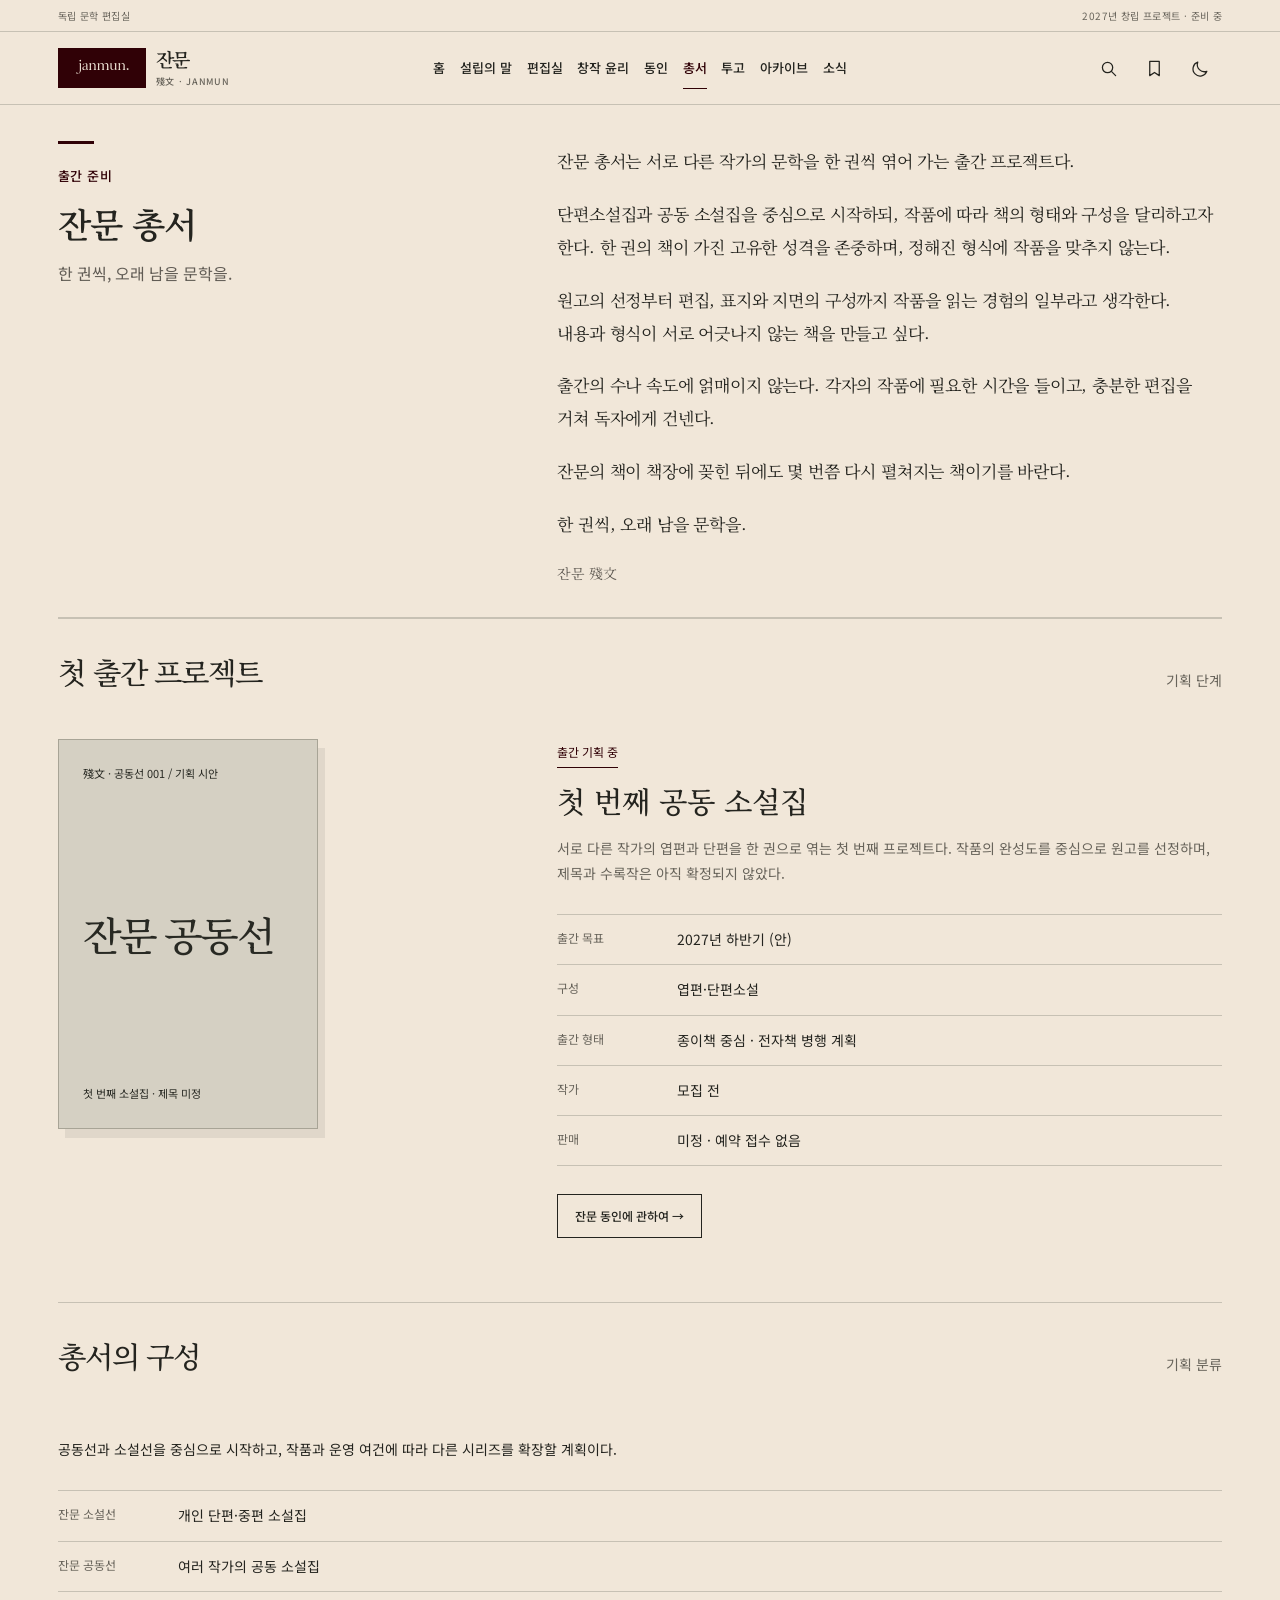
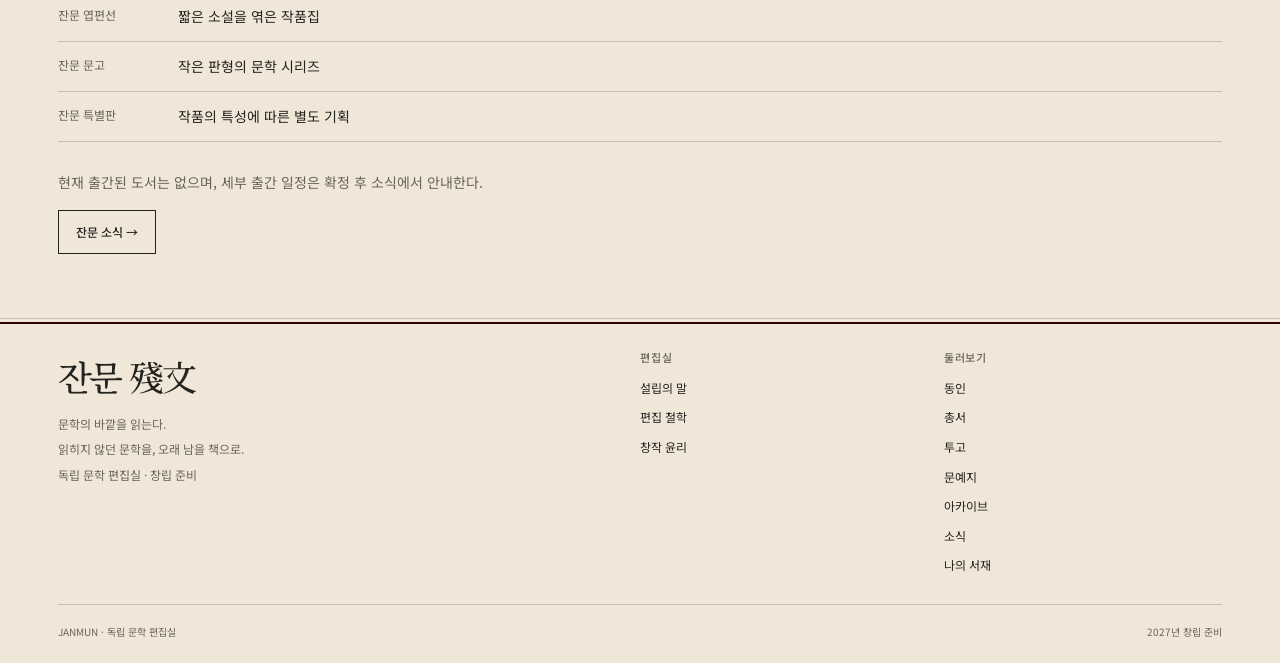
<file: books/index.html>
<!doctype html>
<html lang="ko" data-theme="light" data-site-root="../" data-start-route="books">
  <head>
    <meta charset="utf-8">
    <meta name="viewport" content="width=device-width,initial-scale=1,viewport-fit=cover">
    <meta name="theme-color" content="#f1e7d9">
    <link rel="icon" type="image/svg+xml" href="../assets/janmun-mark.svg">
    <link rel="stylesheet" href="../css/style.css?v=1.0.2">
    <script src="../js/news-data.js?v=0.9.9" defer></script>
    <script src="../js/main.js?v=1.1.1" defer></script>
    <!-- JANMUN SEO BEGIN -->
    <title>잔문 총서 | 소설집 출간 프로젝트</title>
    <meta name="description" content="엽편과 단편소설을 중심으로 한 잔문 총서 및 첫 공동 소설집 기획 안내. 출간 준비 중.">
    <link rel="canonical" href="https://janmun-editorial.github.io/books/">
    <meta name="robots" content="index, follow">
    <meta property="og:type" content="website">
    <meta property="og:site_name" content="잔문 殘文">
    <meta property="og:locale" content="ko_KR">
    <meta property="og:title" content="잔문 총서 | 소설집 출간 프로젝트">
    <meta property="og:description" content="엽편과 단편소설을 중심으로 한 잔문 총서 및 첫 공동 소설집 기획 안내. 출간 준비 중.">
    <meta property="og:url" content="https://janmun-editorial.github.io/books/">
    <meta property="og:image" content="https://janmun-editorial.github.io/assets/share.png">
    <meta property="og:image:width" content="1200">
    <meta property="og:image:height" content="630">
    <meta property="og:image:alt" content="잔문 편집실 로고">
    <meta name="twitter:card" content="summary_large_image">
    <meta name="twitter:title" content="잔문 총서 | 소설집 출간 프로젝트">
    <meta name="twitter:description" content="엽편과 단편소설을 중심으로 한 잔문 총서 및 첫 공동 소설집 기획 안내. 출간 준비 중.">
    <meta name="twitter:image" content="https://janmun-editorial.github.io/assets/share.png">
    <script type="application/ld+json">{"@context":"https://schema.org","@type":"WebPage","name":"잔문 총서 | 소설집 출간 프로젝트","description":"엽편과 단편소설을 중심으로 한 잔문 총서 및 첫 공동 소설집 기획 안내. 출간 준비 중.","url":"https://janmun-editorial.github.io/books/","inLanguage":"ko","isPartOf":{"@id":"https://janmun-editorial.github.io/#website"}}</script>
    <!-- JANMUN SEO END -->
  </head>
  <body>
    <a class="skip" href="#main">본문 바로가기</a>
    <div class="progress" aria-hidden="true">
    </div>
    <div class="utility">
      <div class="shell">
        <span>독립 문학 편집실</span><span>2027년 창립 프로젝트 · 준비 중</span>
      </div>
    </div>
    <header class="mast">
      <div class="shell mast-in">
        <a class="brand" href="../" data-route-link="home" aria-label="잔문 홈"><img class="brand-mark" src="../assets/janmun-mark.svg" alt="" width="43" height="43"><span class="brand-text">잔문<small>殘文 · JANMUN</small></span></a>
        <nav class="nav" id="navigation" aria-label="주 메뉴">
          <a href="../" data-route-link="home">홈</a>
          <a href="../about/" data-route-link="about">설립의 말</a>
          <a href="../editorial/" data-route-link="editorial">편집실</a>
          <a href="../ethics/" data-route-link="ethics">창작 윤리</a>
          <a href="../members/" data-route-link="members">동인</a>
          <a href="../books/" data-route-link="books">총서</a>
          <a href="../submission/" data-route-link="submission">투고</a>
          <a href="../archive/" data-route-link="archive">아카이브</a>
          <a href="../news/" data-route-link="news">소식</a>
        </nav>
        <div class="tools">
          <button class="iconbtn" id="search-open" aria-label="글 검색" title="글 검색"><svg viewBox="0 0 24 24"><circle cx="10.8" cy="10.8" r="6.5"/><path d="m16 16 5 5"/></svg></button>
          <a class="iconbtn" href="../saved/" data-route-link="saved" aria-label="나의 서재" title="나의 서재"><svg viewBox="0 0 24 24"><path d="M6 3h12v18l-6-4-6 4z"/></svg></a>
          <button class="iconbtn" id="theme" aria-label="화면 테마 전환" aria-pressed="false" title="어두운 화면"><svg viewBox="0 0 24 24"><path d="M20 15.5A9 9 0 0 1 8.5 4 9 9 0 1 0 20 15.5Z"/></svg></button>
          <button class="iconbtn mobile" id="mobile" aria-label="메뉴 열기" aria-controls="navigation" aria-expanded="false"><svg viewBox="0 0 24 24"><path d="M3 6h18M3 12h18M3 18h18"/></svg></button>
        </div>
      </div>
    </header>
    <main id="main" tabindex="-1">
      <!-- Home: editorial masthead, lead essay and contents -->
      <template data-janmun-view="home">
      <section class="view shell" id="page-home" hidden>
        <div class="edition-line">
          <span>독립 문학 편집실</span>
          <span class="edition-center">문학의 바깥을 읽는다.</span>
          <span>창립 준비 · 2027</span>
        </div>
        <div class="front-masthead">
          <h1 class="front-title">잔문<span>殘文</span></h1>
          <div class="front-imprint">
            <span>JANMUN</span>
            <span>독립 문학 편집실</span>
          </div>
        </div>

        <section class="front-feature" aria-labelledby="lead-title">
          <figure class="front-art">
            <div class="founding-plate" role="group" aria-label="잔문의 창립 표제">
              <div class="founding-plate-header">
                <span>殘文</span><span>창립 문서 01</span>
              </div>
              <div class="founding-plate-body">
                <div class="founding-characters" aria-label="미독">
                  <span aria-hidden="true">未</span><span aria-hidden="true">讀</span>
                </div>
                <p class="founding-note"><span>아직</span><span>읽히지</span><span>않은 글.</span></p>
              </div>
              <div class="founding-plate-footer">
                <p>그렇게 만든 책이 누군가의 책장에 오래 남아 있기를 바란다.</p>
                <span class="founding-seal" aria-hidden="true">殘</span>
              </div>
            </div>
            <figcaption><span>미독 未讀</span><span>잔문 편집 그래픽 01</span></figcaption>
          </figure>
          <div class="front-copy">
            <div class="front-kicker"><span>창립 문서</span><span>01 / 04</span></div>
            <h2 id="lead-title">읽히지 않던 문학을, 오래 남을 책으로.</h2>
            <p>잔문은 소설을 읽고, 다듬고, 책으로 만드는 작은 문학 편집실이다.</p>
            <div class="front-actions">
              <a class="primary" href="../about/" data-route-link="about">설립의 말 읽기 <span aria-hidden="true">↗</span></a>
              <a class="textlink" href="../archive/?category=journal" data-route-link="journal">문예지 둘러보기 →</a>
            </div>
          </div>
        </section>

        <div class="home-notice"><span class="eyebrow">편집실 소식</span><a href="../news/founding/" data-route-link="news/founding">잔문은 창립을 준비하고 있다. <span aria-hidden="true">→</span></a></div>
        <div class="resume" id="resume" hidden>
          <div><span class="eyebrow">마지막으로 읽은 글</span><a id="resume-link" href="../archive/" data-route-link="archive"></a></div>
          <button id="resume-clear" type="button">기록 지우기</button>
        </div>

        <div class="front-index">
          <section class="front-contents" aria-labelledby="contents-title">
            <div class="section-top">
              <div><span class="eyebrow">창립 문서 01—04</span><h2 id="contents-title">잔문의 목차</h2></div>
              <a class="textlink" href="../archive/" data-route-link="archive">전체 보기 ↗</a>
            </div>
            <div class="entry-grid">
              <a class="entry" href="../about/" data-route-link="about"><span class="entry-no">01</span><h3>설립의 말</h3><p>문학의 바깥을 읽는 이유<span class="entry-detail" data-entry-meta="about"></span></p><span class="entry-arrow" aria-hidden="true">↗</span></a>
              <a class="entry" href="../editorial/" data-route-link="editorial"><span class="entry-no">02</span><h3>편집 철학</h3><p>무엇을 남길 것인가.<span class="entry-detail" data-entry-meta="editorial"></span></p><span class="entry-arrow" aria-hidden="true">↗</span></a>
              <a class="entry" href="../ethics/" data-route-link="ethics"><span class="entry-no">03</span><h3>창작 윤리</h3><p>완벽함이 아니라 정직함.<span class="entry-detail" data-entry-meta="ethics"></span></p><span class="entry-arrow" aria-hidden="true">↗</span></a>
              <a class="entry" href="../members/" data-route-link="members"><span class="entry-no">04</span><h3>잔문 동인</h3><p>서로의 가장 이른 독자이자, 가장 오래 남는 독자로.<span class="entry-detail" data-entry-meta="members"></span></p><span class="entry-arrow" aria-hidden="true">↗</span></a>
            </div>
          </section>
          <aside class="front-margin">
            <span class="eyebrow">문장 하나</span>
            <blockquote id="front-quote">무엇을 남길 것인가.</blockquote>
            <a id="front-quote-source" href="../editorial/" data-route-link="editorial">편집 철학</a>
            <button class="quiet-button" type="button" id="next-quote">다른 문장 <span aria-hidden="true">↻</span></button>
          </aside>
        </div>

        <section class="front-projects" aria-labelledby="project-title">
          <div class="section-top">
            <div><span class="eyebrow">2027년 창립 프로젝트</span><h2 id="project-title">만들어 가는 것들</h2></div>
          </div>
          <div class="project-grid">
            <a class="project" href="../archive/?category=journal" data-route-link="journal"><span class="eyebrow">01 · 문예지</span><h3>아직 읽히지 않은 글.</h3><p>단편과 엽편, 창작의 기록을 발표할 공간.</p><span class="project-link">문예지 ↗</span></a>
            <a class="project" href="../members/" data-route-link="members"><span class="eyebrow">02 · 동인</span><h3>서로의 첫 독자로.</h3><p>정기 모집으로 함께하는 소규모 온라인 문학 공동체.</p><span class="project-link">동인 소개 ↗</span></a>
            <a class="project" href="../books/" data-route-link="books"><span class="eyebrow">03 · 총서</span><h3>한 권씩, 오래 남을 문학을.</h3><p>첫 공동 소설집을 준비하고 있다.</p><span class="project-link">총서 보기 ↗</span></a>
          </div>
        </section>
        <div class="front-invitation"><div><span class="eyebrow">창작자에게</span><h2>당신의 글을 기다리는 곳.</h2><p>현재 원고 접수와 동인 모집을 준비하고 있다.</p></div><a href="../submission/" data-route-link="submission" class="outline">투고 안내 읽기 ↗</a></div>
      </section>
      </template>
      <template data-janmun-view="about">
      <section class="view shell reading" id="page-about" hidden>
        <div class="crumb">
          <a href="../" data-route-link="home">잔문</a> / <a href="../archive/" data-route-link="archive">아카이브</a> / 설립의 말
        </div>
        <div class="reader-grid">
          <article class="editorial-spread">
            <header class="article-head editorial-heading">
              <p class="eyebrow">잔문 · 창립 문서 01</p>
              <h1>설립의 말</h1>
              <p>문학의 바깥을 읽는 이유</p>
              <div class="reading-meta">
                <span data-reading-time="about"></span><span data-reading-status="about"></span>
              </div>
            </header>
            <div class="prose editorial-copy">
              <p>잔문은 소설을 읽고, 다듬고, 책으로 만드는 작은 문학 편집실이다.</p>
              <p>우리는 작가가 어떤 이력을 가졌는지보다 어떤 글을 쓰는지에 관심이 있다. 인공지능을 활용한 글도, 혼자 힘으로 완성한 글도 그 자체로 읽고자 한다. 창작의 방식은 저마다 다를 수 있지만, 자신의 글을 대하는 태도만큼은 중요하게 생각한다.</p>
              <p>완성된 원고뿐 아니라 아직 고쳐 쓸 여지가 있는 글에도 관심을 기울인다. 작가가 쓰고 싶었던 이야기를 함께 고민하고, 그 사람의 문장을 잃지 않는 방향으로 작품을 다듬고 싶다.</p>
              <p>많은 책을 만드는 것보다 한 권의 책을 제대로 만드는 일에 마음을 둔다.</p>
              <p>그렇게 만든 책이 누군가의 책장에 오래 남아 있기를 바란다.</p>
              <p><strong>문학의 바깥을 읽는다.</strong></p>
              <p>잔문 殘文</p>
            </div>
            <div class="annotation-area">
              <div class="annotation-head"><h2>읽고 남기기</h2><span class="muted">나만의 비공개 기록</span></div>
              <p class="muted">본문의 문장을 선택하거나 아래 버튼으로 문단을 골라 저장하세요.</p>
              <div class="actions"><button class="outline" type="button" data-collect="about">문장 수집</button><button class="outline" type="button" data-note-open="about">독서 메모 쓰기</button><a class="textlink" href="../saved/" data-route-link="saved">나의 서재 ↗</a></div>
              <div class="note-editor" data-note-editor="about" hidden><label>이 글에 대한 메모<textarea rows="4" maxlength="3000" data-note-text="about" placeholder="읽으며 남은 생각을 적어 보세요."></textarea></label><div class="actions"><button class="primary" type="button" data-note-save="about">메모 저장</button><button class="outline" type="button" data-note-close="about">닫기</button></div></div>
            </div>
            <div class="reader-end-controls">
              <button class="outline" type="button" data-read="about" aria-pressed="false">읽음 표시</button><button class="outline" type="button" data-print>인쇄 / PDF 저장</button>
            </div>
            <div class="next-reading">
              <a href="../" data-route-link="home"><small>← 처음으로</small>잔문</a><a href="../editorial/" data-route-link="editorial"><small>다음 글 →</small>편집 철학</a>
            </div>
            <div class="article-end">
              <span>殘</span><a href="../archive/" data-route-link="archive">모든 글 보기 ↗</a>
            </div>
          </article>
        </div>
      </section>
      </template>
      <template data-janmun-view="editorial">
      <section class="view shell reading" id="page-editorial" hidden>
        <div class="crumb">
          <a href="../" data-route-link="home">잔문</a> / <a href="../archive/" data-route-link="archive">아카이브</a> / 편집 철학
        </div>
        <div class="reader-grid">
          <article class="editorial-spread">
            <header class="article-head editorial-heading">
              <p class="eyebrow">잔문 · 창립 문서 02</p>
              <h1>편집 철학</h1>
              <p>무엇을 남길 것인가.</p>
              <div class="reading-meta">
                <span data-reading-time="editorial"></span><span data-reading-status="editorial"></span>
              </div>
            </header>
            <div class="prose editorial-copy">
              <p>잔문은 익숙한 것을 낯설게 바라보는 소설에 관심이 있다.</p>
              <p>특별한 사건이 있어야 좋은 이야기가 되는 것은 아니다. 오래 함께 살아온 사람을 문득 이해할 수 없게 되는 순간이나, 무심코 지나친 일에서 이전과 다른 의미를 발견하는 일도 충분히 소설이 될 수 있다.</p>
              <p>우리는 작품이 다루는 소재보다 그것을 바라보는 작가의 시선을 중요하게 생각한다.</p>
              <p>원고를 살필 때에는 문장의 정확성, 인물의 개연성, 이야기의 구조를 함께 검토한다. 다만 모든 문장이 매끄러워야 한다고 생각하지는 않는다. 작품의 결함과 작가의 개성을 구분하는 것 역시 편집의 몫이기 때문이다.</p>
              <p>고쳐야 할 문장과 고치지 말아야 할 문장 사이에서 충분히 고민한다.</p>
              <p>잔문이라는 이름에는 그러한 뜻도 담겨 있다.</p>
              <p>무엇을 남길 것인가.</p>
              <p>우리가 원고를 읽으며 가장 오래 생각하는 질문이다.</p>
            </div>
            <div class="annotation-area">
              <div class="annotation-head"><h2>읽고 남기기</h2><span class="muted">나만의 비공개 기록</span></div>
              <p class="muted">본문의 문장을 선택하거나 아래 버튼으로 문단을 골라 저장하세요.</p>
              <div class="actions"><button class="outline" type="button" data-collect="editorial">문장 수집</button><button class="outline" type="button" data-note-open="editorial">독서 메모 쓰기</button><a class="textlink" href="../saved/" data-route-link="saved">나의 서재 ↗</a></div>
              <div class="note-editor" data-note-editor="editorial" hidden><label>이 글에 대한 메모<textarea rows="4" maxlength="3000" data-note-text="editorial" placeholder="읽으며 남은 생각을 적어 보세요."></textarea></label><div class="actions"><button class="primary" type="button" data-note-save="editorial">메모 저장</button><button class="outline" type="button" data-note-close="editorial">닫기</button></div></div>
            </div>
            <div class="reader-end-controls">
              <button class="outline" type="button" data-read="editorial" aria-pressed="false">읽음 표시</button><button class="outline" type="button" data-print>인쇄 / PDF 저장</button>
            </div>
            <div class="next-reading">
              <a href="../about/" data-route-link="about"><small>← 이전 글</small>설립의 말</a><a href="../ethics/" data-route-link="ethics"><small>다음 글 →</small>창작 윤리</a>
            </div>
            <div class="article-end">
              <span>殘</span><a href="../archive/" data-route-link="archive">모든 글 보기 ↗</a>
            </div>
          </article>
        </div>
      </section>
      </template>
      <template data-janmun-view="ethics">
      <section class="view shell reading" id="page-ethics" hidden>
        <div class="crumb">
          <a href="../" data-route-link="home">잔문</a> / <a href="../archive/" data-route-link="archive">아카이브</a> / 창작 윤리
        </div>
        <div class="reader-grid">
          <article class="editorial-spread">
            <header class="article-head editorial-heading">
              <p class="eyebrow">잔문 · 창립 문서 03</p>
              <h1>창작 윤리</h1>
              <p>완벽함이 아니라 정직함.</p>
              <div class="reading-meta">
                <span data-reading-time="ethics"></span><span data-reading-status="ethics"></span>
              </div>
            </header>
            <div class="prose editorial-copy">
              <p>창작의 방식은 저마다 다르지만, 작품에 대한 책임까지 달라지는 것은 아니다.</p>
              <p>잔문은 인공지능의 활용을 창작의 결격 사유로 삼지 않는다. 다만 사용한 도구와 그 개입 범위를 사실대로 밝히고, 타인의 저작물과 권리를 존중하는 것을 기본으로 삼는다.</p>
              <p>우리는 모든 문장을 직접 작성했다는 사실만으로 창작의 주체성이 증명된다고 생각하지 않는다. 무엇을 받아들이고 무엇을 거절했는지, 어떤 판단을 거쳐 작품을 완성했는지 역시 창작의 일부다.</p>
              <p>그러나 도구의 도움을 받았다는 사실이 작품의 결함이나 윤리적 문제에 대한 면책 사유가 될 수는 없다. 최종 원고에 대한 판단과 책임은 창작자에게 있다.</p>
              <p>창작의 과정을 숨기지 않는다.<br>타인의 것을 자신의 것으로 내놓지 않는다.<br>자신이 완성한 작품에 책임을 진다.</p>
              <p>잔문이 창작자에게 바라는 것은 완벽함이 아니라 정직함이다.</p>
            </div>
            <div class="annotation-area">
              <div class="annotation-head"><h2>읽고 남기기</h2><span class="muted">나만의 비공개 기록</span></div>
              <p class="muted">본문의 문장을 선택하거나 아래 버튼으로 문단을 골라 저장하세요.</p>
              <div class="actions"><button class="outline" type="button" data-collect="ethics">문장 수집</button><button class="outline" type="button" data-note-open="ethics">독서 메모 쓰기</button><a class="textlink" href="../saved/" data-route-link="saved">나의 서재 ↗</a></div>
              <div class="note-editor" data-note-editor="ethics" hidden><label>이 글에 대한 메모<textarea rows="4" maxlength="3000" data-note-text="ethics" placeholder="읽으며 남은 생각을 적어 보세요."></textarea></label><div class="actions"><button class="primary" type="button" data-note-save="ethics">메모 저장</button><button class="outline" type="button" data-note-close="ethics">닫기</button></div></div>
            </div>
            <div class="reader-end-controls">
              <button class="outline" type="button" data-read="ethics" aria-pressed="false">읽음 표시</button><button class="outline" type="button" data-print>인쇄 / PDF 저장</button>
            </div>
            <div class="next-reading">
              <a href="../editorial/" data-route-link="editorial"><small>← 이전 글</small>편집 철학</a><a href="../members/" data-route-link="members"><small>다음 글 →</small>잔문 동인</a>
            </div>
            <div class="article-end">
              <span>殘</span><a href="../archive/" data-route-link="archive">모든 글 보기 ↗</a>
            </div>
          </article>
        </div>
      </section>
      </template>
      <template data-janmun-view="members">
      <section class="view shell reading" id="page-members" hidden>
        <div class="crumb">
          <a href="../" data-route-link="home">잔문</a> / <a href="../archive/" data-route-link="archive">아카이브</a> / 잔문 동인
        </div>
        <div class="reader-grid">
          <article class="editorial-spread">
            <header class="article-head editorial-heading">
              <p class="eyebrow">잔문 · 창립 문서 04</p>
              <h1>잔문 동인</h1>
              <p>서로의 가장 이른 독자이자, 가장 오래 남는 독자로.</p>
              <div class="reading-meta">
                <span data-reading-time="members"></span><span data-reading-status="members"></span>
              </div>
            </header>
            <div class="prose editorial-copy">
              <p>잔문 동인은 각자의 작품을 쓰고 서로의 문학을 읽는 창작 공동체다.</p>
              <p>정기 모집을 통해 소규모로 구성하며, 온라인을 중심으로 활동한다. 서로의 원고에 충분한 시간을 들이고 지속적인 대화를 나눌 수 있는 규모를 지향한다.</p>
              <p>주요 활동은 원고 합평과 작품 연구, 문학에 관한 토론이다. 완성된 작품은 물론 아직 방향을 찾지 못한 원고도 함께 살핀다. 그 과정에서 발전한 작품을 문예지와 공동 소설집으로 선보이고자 한다.</p>
              <p>서로의 문학적 취향이 같을 필요는 없다. 같은 작품을 읽고 다른 이야기를 나눌 수 있다는 것 역시 함께 읽는 이유 중 하나다.</p>
              <p>합평에서는 막연한 칭찬보다 구체적인 감상을 나눈다. 타인의 문장을 자신의 취향에 맞추기보다 그 문장이 가진 가능성을 살핀다.</p>
              <p>등단이나 출간 경력은 참여의 조건이 아니다. 꾸준히 쓰고 읽으며, 자신의 작품만큼 타인의 작품에도 시간을 내어 줄 수 있는 사람과 함께하고 싶다.</p>
              <p>서로의 가장 이른 독자이자, 가장 오래 남는 독자로.</p>
              <p>잔문 殘文</p>
            </div>
            <div class="annotation-area">
              <div class="annotation-head"><h2>읽고 남기기</h2><span class="muted">나만의 비공개 기록</span></div>
              <p class="muted">본문의 문장을 선택하거나 아래 버튼으로 문단을 골라 저장하세요.</p>
              <div class="actions"><button class="outline" type="button" data-collect="members">문장 수집</button><button class="outline" type="button" data-note-open="members">독서 메모 쓰기</button><a class="textlink" href="../saved/" data-route-link="saved">나의 서재 ↗</a></div>
              <div class="note-editor" data-note-editor="members" hidden><label>이 글에 대한 메모<textarea rows="4" maxlength="3000" data-note-text="members" placeholder="읽으며 남은 생각을 적어 보세요."></textarea></label><div class="actions"><button class="primary" type="button" data-note-save="members">메모 저장</button><button class="outline" type="button" data-note-close="members">닫기</button></div></div>
            </div>
            <div class="reader-end-controls">
              <button class="outline" type="button" data-read="members" aria-pressed="false">읽음 표시</button><button class="outline" type="button" data-print>인쇄 / PDF 저장</button>
            </div>
            <div class="next-reading">
              <a href="../ethics/" data-route-link="ethics"><small>← 이전 글</small>창작 윤리</a><a href="../books/" data-route-link="books"><small>다음으로 →</small>잔문 총서</a>
            </div>
            <div class="article-end">
              <span>殘</span><a href="../archive/" data-route-link="archive">모든 글 보기 ↗</a>
            </div>
          </article>
        </div>
      </section>
      </template>
      <template data-janmun-view="archive">
      <section class="view shell" id="page-archive" hidden>
        <div class="archive-intro editorial-spread">
          <header class="archive-heading editorial-heading">
            <span class="archive-rule" aria-hidden="true"></span>
            <span class="eyebrow">殘文 · 文學記錄</span>
            <h1>아카이브</h1>
            <p>문학이 만들어지고 남겨진 자리.</p>
          </header>
          <div class="archive-intro-copy editorial-copy">
            <p>잔문의 창립 문서부터 작가의 작품, 편집 과정과 문학에 관한 대화까지. 한 편의 글이 완성되기까지의 시간과 그 이후에 남겨진 기록을 모은다.</p>
            <p>잔문이 지나온 시간은 이곳에 쌓인다.</p>
          </div>
        </div>
        <div class="page-body archive-body">
          <div class="archive-controls">
            <div class="archive-categories" role="group" aria-label="기록 분류">
              <button type="button" data-archive-category="all" aria-pressed="true">전체<span data-archive-category-count="all"></span></button>
              <button type="button" data-archive-category="founding" aria-pressed="false">창립 문서<span data-archive-category-count="founding"></span></button>
              <button type="button" data-archive-category="journal" aria-pressed="false">문예지<span data-archive-category-count="journal"></span></button>
              <button type="button" data-archive-category="author" aria-pressed="false">작가 기록<span data-archive-category-count="author"></span></button>
              <button type="button" data-archive-category="editing" aria-pressed="false">편집 기록<span data-archive-category-count="editing"></span></button>
              <button type="button" data-archive-category="criticism" aria-pressed="false">문학 비평<span data-archive-category-count="criticism"></span></button>
              <button type="button" data-archive-category="publication" aria-pressed="false">출간 기록<span data-archive-category-count="publication"></span></button>
              <button type="button" data-archive-category="community" aria-pressed="false">공동체 기록<span data-archive-category-count="community"></span></button>
            </div>
            <div class="searchbar archive-search">
              <input type="search" id="archive-query" placeholder="제목·본문·작가 검색" aria-label="아카이브 검색">
              <select id="archive-filter" aria-label="독서 상태"><option value="all">모든 글</option><option value="saved">저장한 글만</option><option value="unread">읽지 않은 글</option><option value="read">읽은 글</option></select>
              <select id="archive-author" aria-label="작가"><option value="all">모든 작가</option></select>
              <select id="archive-year" aria-label="등록 연도"><option value="all">모든 등록 연도</option></select>
              <select id="archive-sort" aria-label="기록 정렬"><option value="number">기록 번호순</option><option value="newest">최근 등록순</option><option value="oldest">오래된 등록순</option></select>
            </div>
          </div>
          <div class="archive-results-head"><div class="archive-count" id="archive-count" aria-live="polite"></div><a class="textlink" href="../saved/" data-route-link="saved">나의 서재 ↗</a></div>
          <div id="archive-list" class="archive-list"><!-- STATIC archive-list BEGIN --><div class="archive-row"><span class="eyebrow">01</span><a href="../about/" data-route-link="about"><span class="archive-record-meta">창립 문서 · 잔문 · 등록 2026-11-24</span><h3>설립의 말</h3><p>문학의 바깥을 읽는 이유</p></a></div><div class="archive-row"><span class="eyebrow">02</span><a href="../editorial/" data-route-link="editorial"><span class="archive-record-meta">창립 문서 · 잔문 · 등록 2026-11-24</span><h3>편집 철학</h3><p>무엇을 남길 것인가.</p></a></div><div class="archive-row"><span class="eyebrow">03</span><a href="../ethics/" data-route-link="ethics"><span class="archive-record-meta">창립 문서 · 잔문 · 등록 2026-11-24</span><h3>창작 윤리</h3><p>완벽함이 아니라 정직함.</p></a></div><div class="archive-row"><span class="eyebrow">04</span><a href="../members/" data-route-link="members"><span class="archive-record-meta">창립 문서 · 잔문 · 등록 2026-11-24</span><h3>잔문 동인</h3><p>서로의 가장 이른 독자이자, 가장 오래 남는 독자로.</p></a></div><!-- STATIC archive-list END --></div>
          <div class="archive-empty-actions" id="archive-empty-actions" hidden><a class="outline" href="../submission/" data-route-link="submission">투고 안내 →</a></div>
          <p class="archive-footnote">기록의 등록일은 아카이브에 수록한 날짜이며, 최초 집필일이나 발표일과 다를 수 있다. 작가의 미공개 원고와 합평·편집 기록은 동의를 얻은 경우에만 공개한다.</p>
        </div>
      </section>
      </template>
      <template data-janmun-view="saved">
      <section class="view shell" id="page-saved" hidden>
        <div class="editorial-spread library-intro">
          <header class="editorial-heading">
            <span class="editorial-rule" aria-hidden="true"></span>
            <span class="eyebrow">나의 독서 기록</span>
            <h1>나의 서재</h1>
          </header>
          <div class="editorial-copy"><p>읽고, 남기고, 다시 펼쳐 보는 곳. 기록은 이 브라우저에만 저장됩니다.</p></div>
        </div>
        <div class="page-body">
          <div class="library-summary" aria-label="서재 현황">
            <div><strong id="save-count">0</strong><span>저장한 글</span></div>
            <div><strong id="finished-count">0</strong><span>읽은 글</span></div>
            <div><strong id="quote-count">0</strong><span>수집한 문장</span></div>
            <div><strong id="note-count">0</strong><span>독서 메모</span></div>
          </div>
          <div class="library-tabs" role="group" aria-label="서재 분류">
            <button type="button" data-library-tab="saved" aria-pressed="true">보관함</button>
            <button type="button" data-library-tab="quotes" aria-pressed="false">문장 수집</button>
            <button type="button" data-library-tab="notes" aria-pressed="false">독서 메모</button>
            <button type="button" data-library-tab="history" aria-pressed="false">읽은 기록</button>
          </div>
          <div id="library-saved" class="library-panel"><div class="archive-list" id="saved-list"></div><p><a class="outline" href="../archive/" data-route-link="archive">다른 글 찾기 →</a></p></div>
          <div id="library-quotes" class="library-panel" hidden><div id="quote-list" class="archive-list"></div></div>
          <div id="library-notes" class="library-panel" hidden><div id="note-list" class="archive-list"></div></div>
          <div id="library-history" class="library-panel" hidden><div id="history-list" class="archive-list"></div></div>
          <div class="library-export"><p class="muted">기기를 바꾸거나 브라우저 데이터를 삭제하기 전에 기록을 파일로 보관하세요.</p><button type="button" class="outline" id="library-export">서재 기록 내려받기 ↓</button></div>
        </div>
      </section>
      </template>
      <section class="view shell" id="page-books">
        <div class="series-intro editorial-spread">
          <header class="series-heading editorial-heading">
            <span class="series-rule" aria-hidden="true"></span>
            <span class="eyebrow">출간 준비</span>
            <h1>잔문 총서</h1>
            <p>한 권씩, 오래 남을 문학을.</p>
          </header>
          <div class="prose series-copy editorial-copy">
            <p>잔문 총서는 서로 다른 작가의 문학을 한 권씩 엮어 가는 출간 프로젝트다.</p>
            <p>단편소설집과 공동 소설집을 중심으로 시작하되, 작품에 따라 책의 형태와 구성을 달리하고자 한다. 한 권의 책이 가진 고유한 성격을 존중하며, 정해진 형식에 작품을 맞추지 않는다.</p>
            <p>원고의 선정부터 편집, 표지와 지면의 구성까지 작품을 읽는 경험의 일부라고 생각한다. 내용과 형식이 서로 어긋나지 않는 책을 만들고 싶다.</p>
            <p>출간의 수나 속도에 얽매이지 않는다. 각자의 작품에 필요한 시간을 들이고, 충분한 편집을 거쳐 독자에게 건넨다.</p>
            <p>잔문의 책이 책장에 꽂힌 뒤에도 몇 번쯤 다시 펼쳐지는 책이기를 바란다.</p>
            <p>한 권씩, 오래 남을 문학을.</p>
            <p>잔문 殘文</p>
          </div>
        </div>
        <div class="section-top"><h2>첫 출간 프로젝트</h2><span class="muted">기획 단계</span></div>
        <div class="page-body book-layout">
          <div class="book-cover" aria-label="첫 공동 소설집 표지 콘셉트, 제목 미정">
            <span>殘文 · 공동선 001 / 기획 시안</span><strong>잔문 공동선</strong><span>첫 번째 소설집 · 제목 미정</span>
          </div>
          <div class="book-info">
            <span class="status">출간 기획 중</span>
            <h2>첫 번째 공동 소설집</h2>
            <p>서로 다른 작가의 엽편과 단편을 한 권으로 엮는 첫 번째 프로젝트다. 작품의 완성도를 중심으로 원고를 선정하며, 제목과 수록작은 아직 확정되지 않았다.</p>
            <dl class="facts">
              <dt>출간 목표</dt><dd>2027년 하반기 (안)</dd>
              <dt>구성</dt><dd>엽편·단편소설</dd>
              <dt>출간 형태</dt><dd>종이책 중심 · 전자책 병행 계획</dd>
              <dt>작가</dt><dd>모집 전</dd>
              <dt>판매</dt><dd>미정 · 예약 접수 없음</dd>
            </dl>
            <a class="outline" href="../members/" data-route-link="members">잔문 동인에 관하여 →</a>
          </div>
        </div>
        <div class="section-top"><h2>총서의 구성</h2><span class="muted">기획 분류</span></div>
        <div class="page-body">
          <p>공동선과 소설선을 중심으로 시작하고, 작품과 운영 여건에 따라 다른 시리즈를 확장할 계획이다.</p>
          <dl class="facts">
            <dt>잔문 소설선</dt><dd>개인 단편·중편 소설집</dd>
            <dt>잔문 공동선</dt><dd>여러 작가의 공동 소설집</dd>
            <dt>잔문 엽편선</dt><dd>짧은 소설을 엮은 작품집</dd>
            <dt>잔문 문고</dt><dd>작은 판형의 문학 시리즈</dd>
            <dt>잔문 특별판</dt><dd>작품의 특성에 따른 별도 기획</dd>
          </dl>
          <p class="muted">현재 출간된 도서는 없으며, 세부 출간 일정은 확정 후 소식에서 안내한다.</p>
          <a class="outline" href="../news/" data-route-link="news">잔문 소식 →</a>
        </div>
      </section>
      <template data-janmun-view="submission">
      <section class="view shell" id="page-submission" hidden>
        <div class="editorial-spread submission-intro">
          <header class="editorial-heading">
            <span class="editorial-rule" aria-hidden="true"></span>
            <span class="eyebrow">접수 준비</span>
            <h1>투고</h1>
            <p>창작의 방식을 숨기지 않고도 작품을 건넬 수 있는 곳.</p>
          </header>
          <div class="editorial-copy">
            <span class="status">현재 모집 및 원고 접수 준비 중</span>
            <p class="recruit-note">동인 및 작가 모집 일정, 원고 제출 방법, 세부 심사 기준은 확정 후 이 페이지에서 공개합니다.</p>
          </div>
        </div>
        <div class="submission-faq-layout">
          <div class="faq-nav">
            <span class="eyebrow">투고 안내 · Q&amp;A</span>
            <h2>투고에 관하여</h2>
            <p>투고 전에 궁금한 사항을 확인하세요. 세부 접수 기준은 모집 공고에서 확정합니다.</p>
            <div class="faq-filters" role="group" aria-label="질문 분류">
              <button type="button" data-faq-filter="all" aria-pressed="true">전체</button>
              <button type="button" data-faq-filter="eligibility" aria-pressed="false">투고 자격</button>
              <button type="button" data-faq-filter="ai" aria-pressed="false">AI 활용</button>
              <button type="button" data-faq-filter="review" aria-pressed="false">심사 및 편집</button>
              <button type="button" data-faq-filter="rights" aria-pressed="false">비용 및 권리</button>
              <button type="button" data-faq-filter="apply" aria-pressed="false">접수 안내</button>
            </div>
            <p><a class="textlink" href="../ethics/" data-route-link="ethics">창작 윤리 전문 읽기 ↗</a></p>
          </div>
          <div class="faq" id="submission-faq">
            <section class="faq-group" data-faq-group="eligibility" aria-label="투고 자격">
              <h3>투고 자격</h3>
              <details>
                <summary>누구나 투고할 수 있나요?</summary>
                <div class="faq-answer"><p>등단 여부나 출간 경력에 관계없이 투고할 수 있습니다. 처음 소설을 쓰는 분부터 꾸준히 작품 활동을 이어 온 분까지, 창작자의 이력보다 제출한 작품 자체를 중심으로 검토합니다.</p><p>잔문 동인에 소속되어 있지 않아도 투고할 수 있습니다.</p></div>
              </details>
              <details>
                <summary>어떤 작품을 투고할 수 있나요?</summary>
                <div class="faq-answer"><p>엽편소설과 단편소설을 중심으로 원고를 검토할 예정입니다. 특정한 분위기나 주제를 잔문의 취향에 맞추어 작성할 필요는 없습니다.</p><p>중편 및 장편소설의 접수 여부, 분량과 제출 형식은 모집 공고에서 안내합니다.</p></div>
              </details>
              <details>
                <summary>아직 완성하지 못한 원고도 제출할 수 있나요?</summary>
                <div class="faq-answer"><p>정식 출간 투고는 완결된 원고를 원칙으로 준비하고 있습니다. 완결된 원고라도 수정과 발전 가능성을 함께 검토합니다.</p><p>집필 중인 작품에 대한 지속적인 합평을 원하신다면 잔문 동인 활동을 권장합니다.</p></div>
              </details>
              <details>
                <summary>이미 다른 플랫폼에 공개한 작품도 제출할 수 있나요?</summary>
                <div class="faq-answer"><p>개인 블로그나 브런치 등에서 공개한 작품도 기존 계약 및 권리 관계에 문제가 없다면 검토할 수 있는 방향으로 준비하고 있습니다.</p><p>이전에 공개하거나 출간한 이력은 투고 시 밝혀 주시기 바랍니다. 기발표작의 구체적인 접수 기준은 모집 공고에서 확정합니다.</p></div>
              </details>
            </section>
            <section class="faq-group" data-faq-group="ai" aria-label="AI 활용">
              <h3>AI 활용</h3>
              <details>
                <summary>인공지능을 활용한 작품도 투고할 수 있나요?</summary>
                <div class="faq-answer"><p>가능합니다. 소재 발굴, 자료 조사, 이야기의 구조 설계, 초고 작성, 문장 수정 등 창작 과정에서 인공지능을 활용한 작품도 검토 대상입니다.</p><p>다만 인공지능의 개입 과정과 범위를 사실대로 밝히고, 타인의 권리를 존중하며 최종 원고에 대한 책임을 져야 합니다. 활용 여부만으로 작품의 문학적 가치를 판단하지 않습니다.</p></div>
              </details>
              <details>
                <summary>인공지능 활용 내역은 어느 정도까지 공개해야 하나요?</summary>
                <div class="faq-answer"><p>사용한 도구, 활용 목적, 개입한 창작 단계, 최종 작품에 반영된 범위를 설명해 주시면 됩니다. 단순 교정인지 문장 생성이나 사건 구성에도 활용했는지 구분해 주시기 바랍니다.</p><p>정확한 활용 비율을 산출하기 어려운 경우 창작 과정에서 이루어진 판단과 수정 내용을 구체적으로 설명해 주시기 바랍니다. 세부 제출 양식은 모집 공고에서 안내합니다.</p></div>
              </details>
              <details>
                <summary>인공지능을 사용하지 않은 작품도 투고할 수 있나요?</summary>
                <div class="faq-answer"><p>물론입니다. 인공지능은 잔문의 창작자에게 요구되는 도구가 아닙니다. 어떠한 도구를 사용했는지보다 작품에 담긴 창작자의 시선과 문학적 완성도를 중요하게 생각합니다.</p></div>
              </details>
            </section>
            <section class="faq-group" data-faq-group="review" aria-label="심사 및 편집">
              <h3>심사 및 편집</h3>
              <details>
                <summary>원고는 어떤 기준으로 심사하나요?</summary>
                <div class="faq-answer"><p>작가의 이력이나 인지도보다 작품의 문학적 요소를 중심으로 검토합니다. 모두 완벽한 작품만을 찾는 것은 아니며, 작품마다 가진 강점과 발전 가능성을 종합적으로 살핍니다.</p><ul><li>작품의 독창성과 고유한 시선</li><li>문장의 완성도와 표현의 적절성</li><li>인물과 사건의 개연성</li><li>이야기의 구조와 완결성</li><li>작품의 정서적·사유적 깊이</li><li>편집을 통한 발전 가능성</li></ul></div>
              </details>
              <details>
                <summary>투고하면 어떤 과정을 거치게 되나요?</summary>
                <div class="faq-answer"><p>기본 제출 요건과 창작 윤리 준수 여부를 확인한 뒤 작품에 대한 편집 검토를 진행할 예정입니다. 추가 검토가 필요하면 창작 과정에 대한 질문이나 수정 제안을 드릴 수 있습니다.</p><p>최종 출간 여부는 작품 검토, 출간 여건 및 창작자와의 협의를 거쳐 결정합니다. 투고나 동인 참여 자체가 출간을 보장하지는 않습니다.</p></div>
              </details>
              <details>
                <summary>편집 과정에서 원고가 크게 변경될 수도 있나요?</summary>
                <div class="faq-answer"><p>문장, 인물, 사건 및 이야기의 구조에 관한 수정 의견을 제안할 수 있습니다. 다만 작가의 고유한 문체와 작품의 의도를 존중하며, 주요 수정 사항은 창작자와 협의하여 결정하는 것을 원칙으로 합니다.</p></div>
              </details>
            </section>
            <section class="faq-group" data-faq-group="rights" aria-label="비용 및 권리">
              <h3>비용 및 권리</h3>
              <details>
                <summary>투고하거나 출간할 때 비용이 발생하나요?</summary>
                <div class="faq-answer"><p>투고와 원고 심사는 무료로 진행합니다.</p><p>출간 계약이 성립된 작품의 편집 및 제작 비용은 잔문이 부담하며, 창작자에게 도서 구매를 출간의 조건으로 요구하지 않습니다.</p></div>
              </details>
              <details>
                <summary>출간 후 인세는 어떻게 지급되나요?</summary>
                <div class="faq-answer"><p>판매 실적에 따라 인세를 지급합니다. 구체적인 인세율과 산정 방식, 정산 주기는 출간 계약 체결 전에 안내하고 협의합니다.</p><p>공동 소설집의 경우 참여 작가 간 인세 배분 기준도 사전에 협의합니다. 인공지능 활용 여부에 따른 인세 차등은 두지 않습니다.</p></div>
              </details>
              <details>
                <summary>투고한 작품의 저작권은 어떻게 되나요?</summary>
                <div class="faq-answer"><p>원고를 투고하는 것만으로 저작권이나 출판권이 잔문에 이전되지 않습니다.</p><p>출간이 결정된 경우 출판에 필요한 이용 범위와 계약 기간 등의 조건을 별도로 협의합니다. 미출간 원고를 창작자의 동의 없이 공개하거나 출간하지 않습니다.</p></div>
              </details>
            </section>
            <section class="faq-group" data-faq-group="apply" aria-label="접수 안내">
              <h3>접수 안내</h3>
              <details>
                <summary>심사 결과는 언제 받을 수 있나요?</summary>
                <div class="faq-answer"><p>원고 검토 기간과 결과 안내 방식은 모집 공고에서 안내할 예정입니다. 선정 여부와 관계없이 결과를 안내하는 것을 운영 방향으로 삼되, 모든 원고에 개별적인 비평이나 합평을 제공하는 것은 아닙니다.</p></div>
              </details>
              <details>
                <summary>현재 원고를 제출할 수 있나요?</summary>
                <div class="faq-answer"><p>현재 잔문은 첫 원고 접수와 동인 모집을 준비하고 있습니다. 모집 일정과 접수 방법, 제출 서류 및 세부 심사 기준은 확정 후 홈페이지를 통해 공개합니다.</p><p>현재 제공되는 투고 준비 노트는 개인적인 원고 준비를 위한 기능이며, 작성 내용이 잔문에 전송되지는 않습니다.</p></div>
              </details>
            </section>
          </div>
        </div>
        <div class="section-top"><h2>심사 및 출간 절차</h2><span class="muted">운영 예정</span></div>
        <ol class="submission-steps">
          <li><span class="eyebrow">01</span><h3>원고 접수</h3><p>원고 및 창작 과정 확인</p></li>
          <li><span class="eyebrow">02</span><h3>기본 요건 검토</h3><p>제출 요건과 창작 윤리 확인</p></li>
          <li><span class="eyebrow">03</span><h3>작품 심사</h3><p>문학적 완성도와 가능성 검토</p></li>
          <li><span class="eyebrow">04</span><h3>편집 협의</h3><p>필요한 수정 방향 논의</p></li>
          <li><span class="eyebrow">05</span><h3>출간 결정 및 계약</h3><p>출간 여건·권리·인세 조건 합의</p></li>
          <li><span class="eyebrow">06</span><h3>제작 및 출간</h3><p>교정·교열·디자인·제작</p></li>
        </ol>
        <div class="section-top"><h2>투고 준비</h2><span class="muted">접수 기능 아님</span></div>
        <div class="page-body submission-grid submission-prep">
          <div class="submission-checklist">
              <h2>투고 전 확인할 사항</h2>
              <p class="muted">준비용 목록입니다. 아직 확정된 모집 요강은 아닙니다.</p>
              <label><input type="checkbox"> 원고 제목과 필명 정리</label>
              <label><input type="checkbox"> 작품 소개 작성</label>
              <label><input type="checkbox"> 창작 및 AI 활용 과정 정리</label>
              <label><input type="checkbox"> 인용 문장과 타인의 권리 확인</label>
              <label><input type="checkbox"> 최종 원고 파일 별도 보관</label>
            </div>
          <form class="draft" id="draft-form">
            <h2>투고 준비 노트</h2>
            <p class="muted">접수용이 아닌 개인 준비 양식입니다. 입력 내용은 서버로 전송되지 않습니다. 원고 전문이나 개인정보는 입력하지 마세요.</p>
            <label>필명<input name="name" placeholder="활동 필명" maxlength="80" required></label>
            <label>작품명<input name="title" maxlength="150" required></label>
            <label>분야<select name="genre"><option>단편소설</option><option>엽편소설</option><option>기타</option></select></label>
            <label>AI 활용 방식<textarea name="ai" maxlength="2000" placeholder="어떤 과정에서 어떻게 활용했는지, 또는 활용하지 않았음을 기록하세요."></textarea></label>
            <label>작품 소개<textarea name="intro" maxlength="2000" placeholder="작품에 관한 간단한 소개"></textarea></label>
            <div class="actions">
              <button class="primary" type="submit">초안 파일 내려받기 ↓</button><button class="outline" type="reset">초기화</button>
            </div>
          </form>
        </div>
      </section>
      </template>
      <template data-janmun-view="news">
      <section class="view shell" id="page-news" hidden>
        <div class="notice-intro editorial-spread">
          <header class="notice-heading editorial-heading"><span class="notice-rule" aria-hidden="true"></span><span class="eyebrow">殘文 · NOTICE</span><h1>소식</h1><p>잔문의 공식 안내.</p></header>
          <div class="notice-intro-copy editorial-copy"><p>모집과 출간, 행사 및 운영에 관한 소식을 전한다.<br>잔문의 활동 일정과 주요 변경 사항은 이곳에서 확인할 수 있다.</p></div>
        </div>
        <div class="page-body notice-board" id="news-board">
          <div class="notice-categories" role="group" aria-label="소식 분류"><button type="button" data-news-category="all" aria-pressed="true">전체</button><button type="button" data-news-category="notice" aria-pressed="false">공지</button><button type="button" data-news-category="members" aria-pressed="false">동인 모집</button><button type="button" data-news-category="submission" aria-pressed="false">원고 모집</button><button type="button" data-news-category="publication" aria-pressed="false">출간</button><button type="button" data-news-category="events" aria-pressed="false">행사</button><button type="button" data-news-category="operations" aria-pressed="false">운영</button></div>
          <div class="notice-search"><input id="news-query" type="search" placeholder="제목 또는 본문 검색" aria-label="소식 검색"><select id="news-status" aria-label="진행 상태"><option value="all">모든 상태</option><option>안내</option><option>준비 중</option><option>미접수</option><option>기획 중</option><option>모집 중</option><option>모집 마감</option><option>종료</option></select></div>
          <div id="news-pinned" class="notice-pinned"><!-- STATIC news-pinned BEGIN --><div class="notice-pin"><span class="eyebrow">중요 공지</span><a class="notice-pin-title" href="../news/founding/" data-route-link="news/founding">잔문은 창립을 준비하고 있습니다.</a><p>잔문은 소설을 읽고, 다듬고, 책으로 만드는 작은 문학 편집실입니다. 현재 창립 문서와 운영 방향을 정리하고 첫 동인 활동 및 공동 소설집을 기획하고 있습니다.</p><span class="notice-date">2026-11-24</span></div><!-- STATIC news-pinned END --></div>
          <div class="notice-results"><span id="news-count" aria-live="polite"></span><span>최근 등록순</span></div>
          <div class="notice-table-head" aria-hidden="true"><span>분류</span><span>제목</span><span>상태</span><span>게시일</span></div>
          <div id="news-list" class="notice-list"><!-- STATIC news-list BEGIN --><div class="notice-row"><span class="notice-category">운영</span><a class="notice-row-title" href="../news/website/" data-route-link="news/website">잔문 홈페이지 안내</a><span class="notice-state">안내</span><time class="notice-date" datetime="2026-11-24">2026-11-24</time></div><div class="notice-row"><span class="notice-category">동인 모집</span><a class="notice-row-title" href="../news/members-preview/" data-route-link="news/members-preview">잔문 동인 모집 사전 안내</a><span class="notice-state">준비 중</span><time class="notice-date" datetime="2026-11-24">2026-11-24</time></div><div class="notice-row"><span class="notice-category">원고 모집</span><a class="notice-row-title" href="../news/submission-preview/" data-route-link="news/submission-preview">원고 접수에 관한 사전 안내</a><span class="notice-state">미접수</span><time class="notice-date" datetime="2026-11-24">2026-11-24</time></div><div class="notice-row"><span class="notice-category">출간</span><a class="notice-row-title" href="../news/first-anthology/" data-route-link="news/first-anthology">첫 공동 소설집 기획 안내</a><span class="notice-state">기획 중</span><time class="notice-date" datetime="2026-11-24">2026-11-24</time></div><!-- STATIC news-list END --></div>
          <div id="news-pagination" class="notice-pagination" aria-label="공지 목록 페이지"></div>
        </div>
        <article id="news-detail" class="page-body notice-detail" hidden></article>
      </section>
      </template>
      
    </main>
    <footer class="footer">
      <div class="shell">
        <div class="footer-grid">
          <div>
            <a href="../" data-route-link="home" class="footer-brand">잔문 殘文</a>
            <p>문학의 바깥을 읽는다.<span class="brand-copy">읽히지 않던 문학을, 오래 남을 책으로.</span>독립 문학 편집실 · 창립 준비</p>
          </div>
          <div>
            <span class="eyebrow">편집실</span><a href="../about/" data-route-link="about">설립의 말</a><a href="../editorial/" data-route-link="editorial">편집 철학</a><a href="../ethics/" data-route-link="ethics">창작 윤리</a>
          </div>
          <div>
            <span class="eyebrow">둘러보기</span><a href="../members/" data-route-link="members">동인</a><a href="../books/" data-route-link="books">총서</a><a href="../submission/" data-route-link="submission">투고</a><a href="../archive/?category=journal" data-route-link="journal">문예지</a><a href="../archive/" data-route-link="archive">아카이브</a><a href="../news/" data-route-link="news">소식</a><a href="../saved/" data-route-link="saved">나의 서재</a>
          </div>
        </div>
        <div class="footline">
          <span>JANMUN · 독립 문학 편집실</span><span>2027년 창립 준비</span>
        </div>
      </div>
    </footer>
    <nav class="mobile-dock" aria-label="모바일 빠른 탐색">
      <a href="../" data-route-link="home"><svg viewBox="0 0 24 24" aria-hidden="true"><path d="m3 11 9-8 9 8v10h-6v-7H9v7H3z"/></svg><span>홈</span></a>
      <a href="../archive/?category=journal" data-route-link="journal"><svg viewBox="0 0 24 24" aria-hidden="true"><path d="M4 4h7a4 4 0 0 1 1 2 4 4 0 0 1 1-2h7v15h-7l-1 2-1-2H4zM12 6v15"/></svg><span>문예지</span></a>
      <a href="../archive/" data-route-link="archive"><svg viewBox="0 0 24 24" aria-hidden="true"><path d="M4 4h16v4H4zM6 8v12h12V8M10 12h4"/></svg><span>아카이브</span></a>
      <a href="../saved/" data-route-link="saved"><svg viewBox="0 0 24 24" aria-hidden="true"><path d="M6 3h12v18l-6-4-6 4z"/></svg><span>나의 서재</span></a>
    </nav>
    <dialog id="search-dialog" aria-labelledby="search-dialog-title">
      <div class="dialog-head">
        <h2 id="search-dialog-title">잔문의 글 검색</h2>
        <button class="iconbtn" id="search-close" aria-label="검색 닫기">×</button>
      </div>
      <input type="search" id="search-query" class="dialog-search" placeholder="찾고 싶은 문장 또는 제목" aria-label="검색어">
      <p class="search-hint">PC 단축키 Ctrl + K · ESC로 닫기</p>
      <div id="search-results" class="dialog-results" aria-live="polite">
      </div>
    </dialog>
    <dialog id="quote-dialog" aria-labelledby="quote-dialog-title">
      <div class="dialog-head"><h2 id="quote-dialog-title">문장 수집</h2><button class="iconbtn" id="quote-close" type="button" aria-label="닫기">×</button></div>
      <p class="muted">간직하고 싶은 문단을 고르세요.</p><div id="quote-options" class="quote-options"></div>
    </dialog>
    <button class="focus-exit" id="focus-exit" type="button">집중 모드 종료 ×</button>
    <div id="toast" class="toast" role="status" hidden>
    </div>
    <noscript>
      <p class="shell">메뉴와 읽기 기능을 이용하려면 JavaScript를 활성화하세요.</p>
    </noscript>
  </body>
</html>
</file>
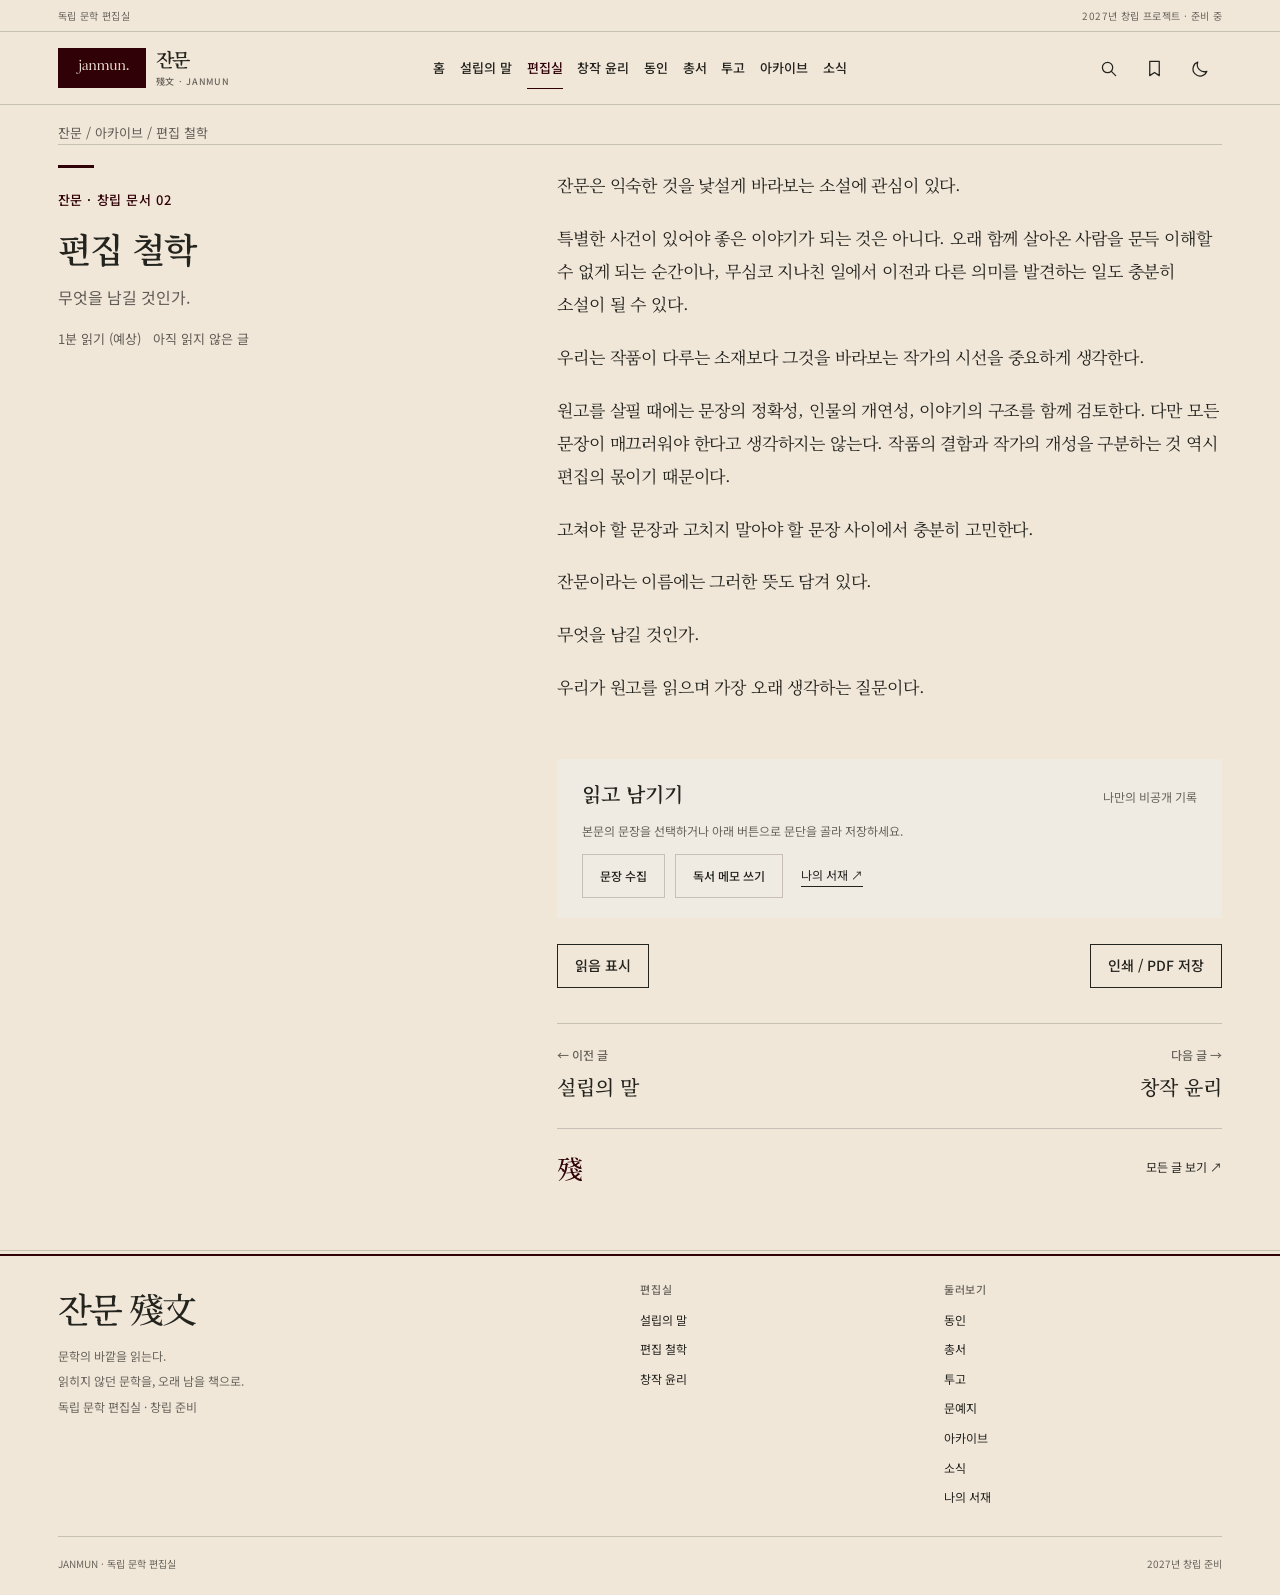
<file: editorial/index.html>
<!doctype html>
<html lang="ko" data-theme="light" data-site-root="../" data-start-route="editorial">
  <head>
    <meta charset="utf-8">
    <meta name="viewport" content="width=device-width,initial-scale=1,viewport-fit=cover">
    <meta name="theme-color" content="#f1e7d9">
    <link rel="icon" type="image/svg+xml" href="../assets/janmun-mark.svg">
    <link rel="stylesheet" href="../css/style.css?v=1.0.2">
    <script src="../js/news-data.js?v=0.9.9" defer></script>
    <script src="../js/main.js?v=1.1.1" defer></script>
    <!-- JANMUN SEO BEGIN -->
    <title>편집 철학 | 잔문 殘文</title>
    <meta name="description" content="무엇을 남길 것인가. 소설의 문장, 인물, 구조와 작가의 고유한 시선을 존중하는 편집 철학.">
    <link rel="canonical" href="https://janmun-editorial.github.io/editorial/">
    <meta name="robots" content="index, follow">
    <meta property="og:type" content="website">
    <meta property="og:site_name" content="잔문 殘文">
    <meta property="og:locale" content="ko_KR">
    <meta property="og:title" content="편집 철학 | 잔문 殘文">
    <meta property="og:description" content="무엇을 남길 것인가. 소설의 문장, 인물, 구조와 작가의 고유한 시선을 존중하는 편집 철학.">
    <meta property="og:url" content="https://janmun-editorial.github.io/editorial/">
    <meta property="og:image" content="https://janmun-editorial.github.io/assets/share.png">
    <meta property="og:image:width" content="1200">
    <meta property="og:image:height" content="630">
    <meta property="og:image:alt" content="잔문 편집실 로고">
    <meta name="twitter:card" content="summary_large_image">
    <meta name="twitter:title" content="편집 철학 | 잔문 殘文">
    <meta name="twitter:description" content="무엇을 남길 것인가. 소설의 문장, 인물, 구조와 작가의 고유한 시선을 존중하는 편집 철학.">
    <meta name="twitter:image" content="https://janmun-editorial.github.io/assets/share.png">
    <script type="application/ld+json">{"@context":"https://schema.org","@type":"WebPage","name":"편집 철학 | 잔문 殘文","description":"무엇을 남길 것인가. 소설의 문장, 인물, 구조와 작가의 고유한 시선을 존중하는 편집 철학.","url":"https://janmun-editorial.github.io/editorial/","inLanguage":"ko","isPartOf":{"@id":"https://janmun-editorial.github.io/#website"}}</script>
    <!-- JANMUN SEO END -->
  </head>
  <body>
    <a class="skip" href="#main">본문 바로가기</a>
    <div class="progress" aria-hidden="true">
    </div>
    <div class="utility">
      <div class="shell">
        <span>독립 문학 편집실</span><span>2027년 창립 프로젝트 · 준비 중</span>
      </div>
    </div>
    <header class="mast">
      <div class="shell mast-in">
        <a class="brand" href="../" data-route-link="home" aria-label="잔문 홈"><img class="brand-mark" src="../assets/janmun-mark.svg" alt="" width="43" height="43"><span class="brand-text">잔문<small>殘文 · JANMUN</small></span></a>
        <nav class="nav" id="navigation" aria-label="주 메뉴">
          <a href="../" data-route-link="home">홈</a>
          <a href="../about/" data-route-link="about">설립의 말</a>
          <a href="../editorial/" data-route-link="editorial">편집실</a>
          <a href="../ethics/" data-route-link="ethics">창작 윤리</a>
          <a href="../members/" data-route-link="members">동인</a>
          <a href="../books/" data-route-link="books">총서</a>
          <a href="../submission/" data-route-link="submission">투고</a>
          <a href="../archive/" data-route-link="archive">아카이브</a>
          <a href="../news/" data-route-link="news">소식</a>
        </nav>
        <div class="tools">
          <button class="iconbtn" id="search-open" aria-label="글 검색" title="글 검색"><svg viewBox="0 0 24 24"><circle cx="10.8" cy="10.8" r="6.5"/><path d="m16 16 5 5"/></svg></button>
          <a class="iconbtn" href="../saved/" data-route-link="saved" aria-label="나의 서재" title="나의 서재"><svg viewBox="0 0 24 24"><path d="M6 3h12v18l-6-4-6 4z"/></svg></a>
          <button class="iconbtn" id="theme" aria-label="화면 테마 전환" aria-pressed="false" title="어두운 화면"><svg viewBox="0 0 24 24"><path d="M20 15.5A9 9 0 0 1 8.5 4 9 9 0 1 0 20 15.5Z"/></svg></button>
          <button class="iconbtn mobile" id="mobile" aria-label="메뉴 열기" aria-controls="navigation" aria-expanded="false"><svg viewBox="0 0 24 24"><path d="M3 6h18M3 12h18M3 18h18"/></svg></button>
        </div>
      </div>
    </header>
    <main id="main" tabindex="-1">
      <!-- Home: editorial masthead, lead essay and contents -->
      <template data-janmun-view="home">
      <section class="view shell" id="page-home" hidden>
        <div class="edition-line">
          <span>독립 문학 편집실</span>
          <span class="edition-center">문학의 바깥을 읽는다.</span>
          <span>창립 준비 · 2027</span>
        </div>
        <div class="front-masthead">
          <h1 class="front-title">잔문<span>殘文</span></h1>
          <div class="front-imprint">
            <span>JANMUN</span>
            <span>독립 문학 편집실</span>
          </div>
        </div>

        <section class="front-feature" aria-labelledby="lead-title">
          <figure class="front-art">
            <div class="founding-plate" role="group" aria-label="잔문의 창립 표제">
              <div class="founding-plate-header">
                <span>殘文</span><span>창립 문서 01</span>
              </div>
              <div class="founding-plate-body">
                <div class="founding-characters" aria-label="미독">
                  <span aria-hidden="true">未</span><span aria-hidden="true">讀</span>
                </div>
                <p class="founding-note"><span>아직</span><span>읽히지</span><span>않은 글.</span></p>
              </div>
              <div class="founding-plate-footer">
                <p>그렇게 만든 책이 누군가의 책장에 오래 남아 있기를 바란다.</p>
                <span class="founding-seal" aria-hidden="true">殘</span>
              </div>
            </div>
            <figcaption><span>미독 未讀</span><span>잔문 편집 그래픽 01</span></figcaption>
          </figure>
          <div class="front-copy">
            <div class="front-kicker"><span>창립 문서</span><span>01 / 04</span></div>
            <h2 id="lead-title">읽히지 않던 문학을, 오래 남을 책으로.</h2>
            <p>잔문은 소설을 읽고, 다듬고, 책으로 만드는 작은 문학 편집실이다.</p>
            <div class="front-actions">
              <a class="primary" href="../about/" data-route-link="about">설립의 말 읽기 <span aria-hidden="true">↗</span></a>
              <a class="textlink" href="../archive/?category=journal" data-route-link="journal">문예지 둘러보기 →</a>
            </div>
          </div>
        </section>

        <div class="home-notice"><span class="eyebrow">편집실 소식</span><a href="../news/founding/" data-route-link="news/founding">잔문은 창립을 준비하고 있다. <span aria-hidden="true">→</span></a></div>
        <div class="resume" id="resume" hidden>
          <div><span class="eyebrow">마지막으로 읽은 글</span><a id="resume-link" href="../archive/" data-route-link="archive"></a></div>
          <button id="resume-clear" type="button">기록 지우기</button>
        </div>

        <div class="front-index">
          <section class="front-contents" aria-labelledby="contents-title">
            <div class="section-top">
              <div><span class="eyebrow">창립 문서 01—04</span><h2 id="contents-title">잔문의 목차</h2></div>
              <a class="textlink" href="../archive/" data-route-link="archive">전체 보기 ↗</a>
            </div>
            <div class="entry-grid">
              <a class="entry" href="../about/" data-route-link="about"><span class="entry-no">01</span><h3>설립의 말</h3><p>문학의 바깥을 읽는 이유<span class="entry-detail" data-entry-meta="about"></span></p><span class="entry-arrow" aria-hidden="true">↗</span></a>
              <a class="entry" href="../editorial/" data-route-link="editorial"><span class="entry-no">02</span><h3>편집 철학</h3><p>무엇을 남길 것인가.<span class="entry-detail" data-entry-meta="editorial"></span></p><span class="entry-arrow" aria-hidden="true">↗</span></a>
              <a class="entry" href="../ethics/" data-route-link="ethics"><span class="entry-no">03</span><h3>창작 윤리</h3><p>완벽함이 아니라 정직함.<span class="entry-detail" data-entry-meta="ethics"></span></p><span class="entry-arrow" aria-hidden="true">↗</span></a>
              <a class="entry" href="../members/" data-route-link="members"><span class="entry-no">04</span><h3>잔문 동인</h3><p>서로의 가장 이른 독자이자, 가장 오래 남는 독자로.<span class="entry-detail" data-entry-meta="members"></span></p><span class="entry-arrow" aria-hidden="true">↗</span></a>
            </div>
          </section>
          <aside class="front-margin">
            <span class="eyebrow">문장 하나</span>
            <blockquote id="front-quote">무엇을 남길 것인가.</blockquote>
            <a id="front-quote-source" href="../editorial/" data-route-link="editorial">편집 철학</a>
            <button class="quiet-button" type="button" id="next-quote">다른 문장 <span aria-hidden="true">↻</span></button>
          </aside>
        </div>

        <section class="front-projects" aria-labelledby="project-title">
          <div class="section-top">
            <div><span class="eyebrow">2027년 창립 프로젝트</span><h2 id="project-title">만들어 가는 것들</h2></div>
          </div>
          <div class="project-grid">
            <a class="project" href="../archive/?category=journal" data-route-link="journal"><span class="eyebrow">01 · 문예지</span><h3>아직 읽히지 않은 글.</h3><p>단편과 엽편, 창작의 기록을 발표할 공간.</p><span class="project-link">문예지 ↗</span></a>
            <a class="project" href="../members/" data-route-link="members"><span class="eyebrow">02 · 동인</span><h3>서로의 첫 독자로.</h3><p>정기 모집으로 함께하는 소규모 온라인 문학 공동체.</p><span class="project-link">동인 소개 ↗</span></a>
            <a class="project" href="../books/" data-route-link="books"><span class="eyebrow">03 · 총서</span><h3>한 권씩, 오래 남을 문학을.</h3><p>첫 공동 소설집을 준비하고 있다.</p><span class="project-link">총서 보기 ↗</span></a>
          </div>
        </section>
        <div class="front-invitation"><div><span class="eyebrow">창작자에게</span><h2>당신의 글을 기다리는 곳.</h2><p>현재 원고 접수와 동인 모집을 준비하고 있다.</p></div><a href="../submission/" data-route-link="submission" class="outline">투고 안내 읽기 ↗</a></div>
      </section>
      </template>
      <template data-janmun-view="about">
      <section class="view shell reading" id="page-about" hidden>
        <div class="crumb">
          <a href="../" data-route-link="home">잔문</a> / <a href="../archive/" data-route-link="archive">아카이브</a> / 설립의 말
        </div>
        <div class="reader-grid">
          <article class="editorial-spread">
            <header class="article-head editorial-heading">
              <p class="eyebrow">잔문 · 창립 문서 01</p>
              <h1>설립의 말</h1>
              <p>문학의 바깥을 읽는 이유</p>
              <div class="reading-meta">
                <span data-reading-time="about"></span><span data-reading-status="about"></span>
              </div>
            </header>
            <div class="prose editorial-copy">
              <p>잔문은 소설을 읽고, 다듬고, 책으로 만드는 작은 문학 편집실이다.</p>
              <p>우리는 작가가 어떤 이력을 가졌는지보다 어떤 글을 쓰는지에 관심이 있다. 인공지능을 활용한 글도, 혼자 힘으로 완성한 글도 그 자체로 읽고자 한다. 창작의 방식은 저마다 다를 수 있지만, 자신의 글을 대하는 태도만큼은 중요하게 생각한다.</p>
              <p>완성된 원고뿐 아니라 아직 고쳐 쓸 여지가 있는 글에도 관심을 기울인다. 작가가 쓰고 싶었던 이야기를 함께 고민하고, 그 사람의 문장을 잃지 않는 방향으로 작품을 다듬고 싶다.</p>
              <p>많은 책을 만드는 것보다 한 권의 책을 제대로 만드는 일에 마음을 둔다.</p>
              <p>그렇게 만든 책이 누군가의 책장에 오래 남아 있기를 바란다.</p>
              <p><strong>문학의 바깥을 읽는다.</strong></p>
              <p>잔문 殘文</p>
            </div>
            <div class="annotation-area">
              <div class="annotation-head"><h2>읽고 남기기</h2><span class="muted">나만의 비공개 기록</span></div>
              <p class="muted">본문의 문장을 선택하거나 아래 버튼으로 문단을 골라 저장하세요.</p>
              <div class="actions"><button class="outline" type="button" data-collect="about">문장 수집</button><button class="outline" type="button" data-note-open="about">독서 메모 쓰기</button><a class="textlink" href="../saved/" data-route-link="saved">나의 서재 ↗</a></div>
              <div class="note-editor" data-note-editor="about" hidden><label>이 글에 대한 메모<textarea rows="4" maxlength="3000" data-note-text="about" placeholder="읽으며 남은 생각을 적어 보세요."></textarea></label><div class="actions"><button class="primary" type="button" data-note-save="about">메모 저장</button><button class="outline" type="button" data-note-close="about">닫기</button></div></div>
            </div>
            <div class="reader-end-controls">
              <button class="outline" type="button" data-read="about" aria-pressed="false">읽음 표시</button><button class="outline" type="button" data-print>인쇄 / PDF 저장</button>
            </div>
            <div class="next-reading">
              <a href="../" data-route-link="home"><small>← 처음으로</small>잔문</a><a href="../editorial/" data-route-link="editorial"><small>다음 글 →</small>편집 철학</a>
            </div>
            <div class="article-end">
              <span>殘</span><a href="../archive/" data-route-link="archive">모든 글 보기 ↗</a>
            </div>
          </article>
        </div>
      </section>
      </template>
      <section class="view shell reading" id="page-editorial">
        <div class="crumb">
          <a href="../" data-route-link="home">잔문</a> / <a href="../archive/" data-route-link="archive">아카이브</a> / 편집 철학
        </div>
        <div class="reader-grid">
          <article class="editorial-spread">
            <header class="article-head editorial-heading">
              <p class="eyebrow">잔문 · 창립 문서 02</p>
              <h1>편집 철학</h1>
              <p>무엇을 남길 것인가.</p>
              <div class="reading-meta">
                <span data-reading-time="editorial"></span><span data-reading-status="editorial"></span>
              </div>
            </header>
            <div class="prose editorial-copy">
              <p>잔문은 익숙한 것을 낯설게 바라보는 소설에 관심이 있다.</p>
              <p>특별한 사건이 있어야 좋은 이야기가 되는 것은 아니다. 오래 함께 살아온 사람을 문득 이해할 수 없게 되는 순간이나, 무심코 지나친 일에서 이전과 다른 의미를 발견하는 일도 충분히 소설이 될 수 있다.</p>
              <p>우리는 작품이 다루는 소재보다 그것을 바라보는 작가의 시선을 중요하게 생각한다.</p>
              <p>원고를 살필 때에는 문장의 정확성, 인물의 개연성, 이야기의 구조를 함께 검토한다. 다만 모든 문장이 매끄러워야 한다고 생각하지는 않는다. 작품의 결함과 작가의 개성을 구분하는 것 역시 편집의 몫이기 때문이다.</p>
              <p>고쳐야 할 문장과 고치지 말아야 할 문장 사이에서 충분히 고민한다.</p>
              <p>잔문이라는 이름에는 그러한 뜻도 담겨 있다.</p>
              <p>무엇을 남길 것인가.</p>
              <p>우리가 원고를 읽으며 가장 오래 생각하는 질문이다.</p>
            </div>
            <div class="annotation-area">
              <div class="annotation-head"><h2>읽고 남기기</h2><span class="muted">나만의 비공개 기록</span></div>
              <p class="muted">본문의 문장을 선택하거나 아래 버튼으로 문단을 골라 저장하세요.</p>
              <div class="actions"><button class="outline" type="button" data-collect="editorial">문장 수집</button><button class="outline" type="button" data-note-open="editorial">독서 메모 쓰기</button><a class="textlink" href="../saved/" data-route-link="saved">나의 서재 ↗</a></div>
              <div class="note-editor" data-note-editor="editorial" hidden><label>이 글에 대한 메모<textarea rows="4" maxlength="3000" data-note-text="editorial" placeholder="읽으며 남은 생각을 적어 보세요."></textarea></label><div class="actions"><button class="primary" type="button" data-note-save="editorial">메모 저장</button><button class="outline" type="button" data-note-close="editorial">닫기</button></div></div>
            </div>
            <div class="reader-end-controls">
              <button class="outline" type="button" data-read="editorial" aria-pressed="false">읽음 표시</button><button class="outline" type="button" data-print>인쇄 / PDF 저장</button>
            </div>
            <div class="next-reading">
              <a href="../about/" data-route-link="about"><small>← 이전 글</small>설립의 말</a><a href="../ethics/" data-route-link="ethics"><small>다음 글 →</small>창작 윤리</a>
            </div>
            <div class="article-end">
              <span>殘</span><a href="../archive/" data-route-link="archive">모든 글 보기 ↗</a>
            </div>
          </article>
        </div>
      </section>
      <template data-janmun-view="ethics">
      <section class="view shell reading" id="page-ethics" hidden>
        <div class="crumb">
          <a href="../" data-route-link="home">잔문</a> / <a href="../archive/" data-route-link="archive">아카이브</a> / 창작 윤리
        </div>
        <div class="reader-grid">
          <article class="editorial-spread">
            <header class="article-head editorial-heading">
              <p class="eyebrow">잔문 · 창립 문서 03</p>
              <h1>창작 윤리</h1>
              <p>완벽함이 아니라 정직함.</p>
              <div class="reading-meta">
                <span data-reading-time="ethics"></span><span data-reading-status="ethics"></span>
              </div>
            </header>
            <div class="prose editorial-copy">
              <p>창작의 방식은 저마다 다르지만, 작품에 대한 책임까지 달라지는 것은 아니다.</p>
              <p>잔문은 인공지능의 활용을 창작의 결격 사유로 삼지 않는다. 다만 사용한 도구와 그 개입 범위를 사실대로 밝히고, 타인의 저작물과 권리를 존중하는 것을 기본으로 삼는다.</p>
              <p>우리는 모든 문장을 직접 작성했다는 사실만으로 창작의 주체성이 증명된다고 생각하지 않는다. 무엇을 받아들이고 무엇을 거절했는지, 어떤 판단을 거쳐 작품을 완성했는지 역시 창작의 일부다.</p>
              <p>그러나 도구의 도움을 받았다는 사실이 작품의 결함이나 윤리적 문제에 대한 면책 사유가 될 수는 없다. 최종 원고에 대한 판단과 책임은 창작자에게 있다.</p>
              <p>창작의 과정을 숨기지 않는다.<br>타인의 것을 자신의 것으로 내놓지 않는다.<br>자신이 완성한 작품에 책임을 진다.</p>
              <p>잔문이 창작자에게 바라는 것은 완벽함이 아니라 정직함이다.</p>
            </div>
            <div class="annotation-area">
              <div class="annotation-head"><h2>읽고 남기기</h2><span class="muted">나만의 비공개 기록</span></div>
              <p class="muted">본문의 문장을 선택하거나 아래 버튼으로 문단을 골라 저장하세요.</p>
              <div class="actions"><button class="outline" type="button" data-collect="ethics">문장 수집</button><button class="outline" type="button" data-note-open="ethics">독서 메모 쓰기</button><a class="textlink" href="../saved/" data-route-link="saved">나의 서재 ↗</a></div>
              <div class="note-editor" data-note-editor="ethics" hidden><label>이 글에 대한 메모<textarea rows="4" maxlength="3000" data-note-text="ethics" placeholder="읽으며 남은 생각을 적어 보세요."></textarea></label><div class="actions"><button class="primary" type="button" data-note-save="ethics">메모 저장</button><button class="outline" type="button" data-note-close="ethics">닫기</button></div></div>
            </div>
            <div class="reader-end-controls">
              <button class="outline" type="button" data-read="ethics" aria-pressed="false">읽음 표시</button><button class="outline" type="button" data-print>인쇄 / PDF 저장</button>
            </div>
            <div class="next-reading">
              <a href="../editorial/" data-route-link="editorial"><small>← 이전 글</small>편집 철학</a><a href="../members/" data-route-link="members"><small>다음 글 →</small>잔문 동인</a>
            </div>
            <div class="article-end">
              <span>殘</span><a href="../archive/" data-route-link="archive">모든 글 보기 ↗</a>
            </div>
          </article>
        </div>
      </section>
      </template>
      <template data-janmun-view="members">
      <section class="view shell reading" id="page-members" hidden>
        <div class="crumb">
          <a href="../" data-route-link="home">잔문</a> / <a href="../archive/" data-route-link="archive">아카이브</a> / 잔문 동인
        </div>
        <div class="reader-grid">
          <article class="editorial-spread">
            <header class="article-head editorial-heading">
              <p class="eyebrow">잔문 · 창립 문서 04</p>
              <h1>잔문 동인</h1>
              <p>서로의 가장 이른 독자이자, 가장 오래 남는 독자로.</p>
              <div class="reading-meta">
                <span data-reading-time="members"></span><span data-reading-status="members"></span>
              </div>
            </header>
            <div class="prose editorial-copy">
              <p>잔문 동인은 각자의 작품을 쓰고 서로의 문학을 읽는 창작 공동체다.</p>
              <p>정기 모집을 통해 소규모로 구성하며, 온라인을 중심으로 활동한다. 서로의 원고에 충분한 시간을 들이고 지속적인 대화를 나눌 수 있는 규모를 지향한다.</p>
              <p>주요 활동은 원고 합평과 작품 연구, 문학에 관한 토론이다. 완성된 작품은 물론 아직 방향을 찾지 못한 원고도 함께 살핀다. 그 과정에서 발전한 작품을 문예지와 공동 소설집으로 선보이고자 한다.</p>
              <p>서로의 문학적 취향이 같을 필요는 없다. 같은 작품을 읽고 다른 이야기를 나눌 수 있다는 것 역시 함께 읽는 이유 중 하나다.</p>
              <p>합평에서는 막연한 칭찬보다 구체적인 감상을 나눈다. 타인의 문장을 자신의 취향에 맞추기보다 그 문장이 가진 가능성을 살핀다.</p>
              <p>등단이나 출간 경력은 참여의 조건이 아니다. 꾸준히 쓰고 읽으며, 자신의 작품만큼 타인의 작품에도 시간을 내어 줄 수 있는 사람과 함께하고 싶다.</p>
              <p>서로의 가장 이른 독자이자, 가장 오래 남는 독자로.</p>
              <p>잔문 殘文</p>
            </div>
            <div class="annotation-area">
              <div class="annotation-head"><h2>읽고 남기기</h2><span class="muted">나만의 비공개 기록</span></div>
              <p class="muted">본문의 문장을 선택하거나 아래 버튼으로 문단을 골라 저장하세요.</p>
              <div class="actions"><button class="outline" type="button" data-collect="members">문장 수집</button><button class="outline" type="button" data-note-open="members">독서 메모 쓰기</button><a class="textlink" href="../saved/" data-route-link="saved">나의 서재 ↗</a></div>
              <div class="note-editor" data-note-editor="members" hidden><label>이 글에 대한 메모<textarea rows="4" maxlength="3000" data-note-text="members" placeholder="읽으며 남은 생각을 적어 보세요."></textarea></label><div class="actions"><button class="primary" type="button" data-note-save="members">메모 저장</button><button class="outline" type="button" data-note-close="members">닫기</button></div></div>
            </div>
            <div class="reader-end-controls">
              <button class="outline" type="button" data-read="members" aria-pressed="false">읽음 표시</button><button class="outline" type="button" data-print>인쇄 / PDF 저장</button>
            </div>
            <div class="next-reading">
              <a href="../ethics/" data-route-link="ethics"><small>← 이전 글</small>창작 윤리</a><a href="../books/" data-route-link="books"><small>다음으로 →</small>잔문 총서</a>
            </div>
            <div class="article-end">
              <span>殘</span><a href="../archive/" data-route-link="archive">모든 글 보기 ↗</a>
            </div>
          </article>
        </div>
      </section>
      </template>
      <template data-janmun-view="archive">
      <section class="view shell" id="page-archive" hidden>
        <div class="archive-intro editorial-spread">
          <header class="archive-heading editorial-heading">
            <span class="archive-rule" aria-hidden="true"></span>
            <span class="eyebrow">殘文 · 文學記錄</span>
            <h1>아카이브</h1>
            <p>문학이 만들어지고 남겨진 자리.</p>
          </header>
          <div class="archive-intro-copy editorial-copy">
            <p>잔문의 창립 문서부터 작가의 작품, 편집 과정과 문학에 관한 대화까지. 한 편의 글이 완성되기까지의 시간과 그 이후에 남겨진 기록을 모은다.</p>
            <p>잔문이 지나온 시간은 이곳에 쌓인다.</p>
          </div>
        </div>
        <div class="page-body archive-body">
          <div class="archive-controls">
            <div class="archive-categories" role="group" aria-label="기록 분류">
              <button type="button" data-archive-category="all" aria-pressed="true">전체<span data-archive-category-count="all"></span></button>
              <button type="button" data-archive-category="founding" aria-pressed="false">창립 문서<span data-archive-category-count="founding"></span></button>
              <button type="button" data-archive-category="journal" aria-pressed="false">문예지<span data-archive-category-count="journal"></span></button>
              <button type="button" data-archive-category="author" aria-pressed="false">작가 기록<span data-archive-category-count="author"></span></button>
              <button type="button" data-archive-category="editing" aria-pressed="false">편집 기록<span data-archive-category-count="editing"></span></button>
              <button type="button" data-archive-category="criticism" aria-pressed="false">문학 비평<span data-archive-category-count="criticism"></span></button>
              <button type="button" data-archive-category="publication" aria-pressed="false">출간 기록<span data-archive-category-count="publication"></span></button>
              <button type="button" data-archive-category="community" aria-pressed="false">공동체 기록<span data-archive-category-count="community"></span></button>
            </div>
            <div class="searchbar archive-search">
              <input type="search" id="archive-query" placeholder="제목·본문·작가 검색" aria-label="아카이브 검색">
              <select id="archive-filter" aria-label="독서 상태"><option value="all">모든 글</option><option value="saved">저장한 글만</option><option value="unread">읽지 않은 글</option><option value="read">읽은 글</option></select>
              <select id="archive-author" aria-label="작가"><option value="all">모든 작가</option></select>
              <select id="archive-year" aria-label="등록 연도"><option value="all">모든 등록 연도</option></select>
              <select id="archive-sort" aria-label="기록 정렬"><option value="number">기록 번호순</option><option value="newest">최근 등록순</option><option value="oldest">오래된 등록순</option></select>
            </div>
          </div>
          <div class="archive-results-head"><div class="archive-count" id="archive-count" aria-live="polite"></div><a class="textlink" href="../saved/" data-route-link="saved">나의 서재 ↗</a></div>
          <div id="archive-list" class="archive-list"><!-- STATIC archive-list BEGIN --><div class="archive-row"><span class="eyebrow">01</span><a href="../about/" data-route-link="about"><span class="archive-record-meta">창립 문서 · 잔문 · 등록 2026-11-24</span><h3>설립의 말</h3><p>문학의 바깥을 읽는 이유</p></a></div><div class="archive-row"><span class="eyebrow">02</span><a href="../editorial/" data-route-link="editorial"><span class="archive-record-meta">창립 문서 · 잔문 · 등록 2026-11-24</span><h3>편집 철학</h3><p>무엇을 남길 것인가.</p></a></div><div class="archive-row"><span class="eyebrow">03</span><a href="../ethics/" data-route-link="ethics"><span class="archive-record-meta">창립 문서 · 잔문 · 등록 2026-11-24</span><h3>창작 윤리</h3><p>완벽함이 아니라 정직함.</p></a></div><div class="archive-row"><span class="eyebrow">04</span><a href="../members/" data-route-link="members"><span class="archive-record-meta">창립 문서 · 잔문 · 등록 2026-11-24</span><h3>잔문 동인</h3><p>서로의 가장 이른 독자이자, 가장 오래 남는 독자로.</p></a></div><!-- STATIC archive-list END --></div>
          <div class="archive-empty-actions" id="archive-empty-actions" hidden><a class="outline" href="../submission/" data-route-link="submission">투고 안내 →</a></div>
          <p class="archive-footnote">기록의 등록일은 아카이브에 수록한 날짜이며, 최초 집필일이나 발표일과 다를 수 있다. 작가의 미공개 원고와 합평·편집 기록은 동의를 얻은 경우에만 공개한다.</p>
        </div>
      </section>
      </template>
      <template data-janmun-view="saved">
      <section class="view shell" id="page-saved" hidden>
        <div class="editorial-spread library-intro">
          <header class="editorial-heading">
            <span class="editorial-rule" aria-hidden="true"></span>
            <span class="eyebrow">나의 독서 기록</span>
            <h1>나의 서재</h1>
          </header>
          <div class="editorial-copy"><p>읽고, 남기고, 다시 펼쳐 보는 곳. 기록은 이 브라우저에만 저장됩니다.</p></div>
        </div>
        <div class="page-body">
          <div class="library-summary" aria-label="서재 현황">
            <div><strong id="save-count">0</strong><span>저장한 글</span></div>
            <div><strong id="finished-count">0</strong><span>읽은 글</span></div>
            <div><strong id="quote-count">0</strong><span>수집한 문장</span></div>
            <div><strong id="note-count">0</strong><span>독서 메모</span></div>
          </div>
          <div class="library-tabs" role="group" aria-label="서재 분류">
            <button type="button" data-library-tab="saved" aria-pressed="true">보관함</button>
            <button type="button" data-library-tab="quotes" aria-pressed="false">문장 수집</button>
            <button type="button" data-library-tab="notes" aria-pressed="false">독서 메모</button>
            <button type="button" data-library-tab="history" aria-pressed="false">읽은 기록</button>
          </div>
          <div id="library-saved" class="library-panel"><div class="archive-list" id="saved-list"></div><p><a class="outline" href="../archive/" data-route-link="archive">다른 글 찾기 →</a></p></div>
          <div id="library-quotes" class="library-panel" hidden><div id="quote-list" class="archive-list"></div></div>
          <div id="library-notes" class="library-panel" hidden><div id="note-list" class="archive-list"></div></div>
          <div id="library-history" class="library-panel" hidden><div id="history-list" class="archive-list"></div></div>
          <div class="library-export"><p class="muted">기기를 바꾸거나 브라우저 데이터를 삭제하기 전에 기록을 파일로 보관하세요.</p><button type="button" class="outline" id="library-export">서재 기록 내려받기 ↓</button></div>
        </div>
      </section>
      </template>
      <template data-janmun-view="books">
      <section class="view shell" id="page-books" hidden>
        <div class="series-intro editorial-spread">
          <header class="series-heading editorial-heading">
            <span class="series-rule" aria-hidden="true"></span>
            <span class="eyebrow">출간 준비</span>
            <h1>잔문 총서</h1>
            <p>한 권씩, 오래 남을 문학을.</p>
          </header>
          <div class="prose series-copy editorial-copy">
            <p>잔문 총서는 서로 다른 작가의 문학을 한 권씩 엮어 가는 출간 프로젝트다.</p>
            <p>단편소설집과 공동 소설집을 중심으로 시작하되, 작품에 따라 책의 형태와 구성을 달리하고자 한다. 한 권의 책이 가진 고유한 성격을 존중하며, 정해진 형식에 작품을 맞추지 않는다.</p>
            <p>원고의 선정부터 편집, 표지와 지면의 구성까지 작품을 읽는 경험의 일부라고 생각한다. 내용과 형식이 서로 어긋나지 않는 책을 만들고 싶다.</p>
            <p>출간의 수나 속도에 얽매이지 않는다. 각자의 작품에 필요한 시간을 들이고, 충분한 편집을 거쳐 독자에게 건넨다.</p>
            <p>잔문의 책이 책장에 꽂힌 뒤에도 몇 번쯤 다시 펼쳐지는 책이기를 바란다.</p>
            <p>한 권씩, 오래 남을 문학을.</p>
            <p>잔문 殘文</p>
          </div>
        </div>
        <div class="section-top"><h2>첫 출간 프로젝트</h2><span class="muted">기획 단계</span></div>
        <div class="page-body book-layout">
          <div class="book-cover" aria-label="첫 공동 소설집 표지 콘셉트, 제목 미정">
            <span>殘文 · 공동선 001 / 기획 시안</span><strong>잔문 공동선</strong><span>첫 번째 소설집 · 제목 미정</span>
          </div>
          <div class="book-info">
            <span class="status">출간 기획 중</span>
            <h2>첫 번째 공동 소설집</h2>
            <p>서로 다른 작가의 엽편과 단편을 한 권으로 엮는 첫 번째 프로젝트다. 작품의 완성도를 중심으로 원고를 선정하며, 제목과 수록작은 아직 확정되지 않았다.</p>
            <dl class="facts">
              <dt>출간 목표</dt><dd>2027년 하반기 (안)</dd>
              <dt>구성</dt><dd>엽편·단편소설</dd>
              <dt>출간 형태</dt><dd>종이책 중심 · 전자책 병행 계획</dd>
              <dt>작가</dt><dd>모집 전</dd>
              <dt>판매</dt><dd>미정 · 예약 접수 없음</dd>
            </dl>
            <a class="outline" href="../members/" data-route-link="members">잔문 동인에 관하여 →</a>
          </div>
        </div>
        <div class="section-top"><h2>총서의 구성</h2><span class="muted">기획 분류</span></div>
        <div class="page-body">
          <p>공동선과 소설선을 중심으로 시작하고, 작품과 운영 여건에 따라 다른 시리즈를 확장할 계획이다.</p>
          <dl class="facts">
            <dt>잔문 소설선</dt><dd>개인 단편·중편 소설집</dd>
            <dt>잔문 공동선</dt><dd>여러 작가의 공동 소설집</dd>
            <dt>잔문 엽편선</dt><dd>짧은 소설을 엮은 작품집</dd>
            <dt>잔문 문고</dt><dd>작은 판형의 문학 시리즈</dd>
            <dt>잔문 특별판</dt><dd>작품의 특성에 따른 별도 기획</dd>
          </dl>
          <p class="muted">현재 출간된 도서는 없으며, 세부 출간 일정은 확정 후 소식에서 안내한다.</p>
          <a class="outline" href="../news/" data-route-link="news">잔문 소식 →</a>
        </div>
      </section>
      </template>
      <template data-janmun-view="submission">
      <section class="view shell" id="page-submission" hidden>
        <div class="editorial-spread submission-intro">
          <header class="editorial-heading">
            <span class="editorial-rule" aria-hidden="true"></span>
            <span class="eyebrow">접수 준비</span>
            <h1>투고</h1>
            <p>창작의 방식을 숨기지 않고도 작품을 건넬 수 있는 곳.</p>
          </header>
          <div class="editorial-copy">
            <span class="status">현재 모집 및 원고 접수 준비 중</span>
            <p class="recruit-note">동인 및 작가 모집 일정, 원고 제출 방법, 세부 심사 기준은 확정 후 이 페이지에서 공개합니다.</p>
          </div>
        </div>
        <div class="submission-faq-layout">
          <div class="faq-nav">
            <span class="eyebrow">투고 안내 · Q&amp;A</span>
            <h2>투고에 관하여</h2>
            <p>투고 전에 궁금한 사항을 확인하세요. 세부 접수 기준은 모집 공고에서 확정합니다.</p>
            <div class="faq-filters" role="group" aria-label="질문 분류">
              <button type="button" data-faq-filter="all" aria-pressed="true">전체</button>
              <button type="button" data-faq-filter="eligibility" aria-pressed="false">투고 자격</button>
              <button type="button" data-faq-filter="ai" aria-pressed="false">AI 활용</button>
              <button type="button" data-faq-filter="review" aria-pressed="false">심사 및 편집</button>
              <button type="button" data-faq-filter="rights" aria-pressed="false">비용 및 권리</button>
              <button type="button" data-faq-filter="apply" aria-pressed="false">접수 안내</button>
            </div>
            <p><a class="textlink" href="../ethics/" data-route-link="ethics">창작 윤리 전문 읽기 ↗</a></p>
          </div>
          <div class="faq" id="submission-faq">
            <section class="faq-group" data-faq-group="eligibility" aria-label="투고 자격">
              <h3>투고 자격</h3>
              <details>
                <summary>누구나 투고할 수 있나요?</summary>
                <div class="faq-answer"><p>등단 여부나 출간 경력에 관계없이 투고할 수 있습니다. 처음 소설을 쓰는 분부터 꾸준히 작품 활동을 이어 온 분까지, 창작자의 이력보다 제출한 작품 자체를 중심으로 검토합니다.</p><p>잔문 동인에 소속되어 있지 않아도 투고할 수 있습니다.</p></div>
              </details>
              <details>
                <summary>어떤 작품을 투고할 수 있나요?</summary>
                <div class="faq-answer"><p>엽편소설과 단편소설을 중심으로 원고를 검토할 예정입니다. 특정한 분위기나 주제를 잔문의 취향에 맞추어 작성할 필요는 없습니다.</p><p>중편 및 장편소설의 접수 여부, 분량과 제출 형식은 모집 공고에서 안내합니다.</p></div>
              </details>
              <details>
                <summary>아직 완성하지 못한 원고도 제출할 수 있나요?</summary>
                <div class="faq-answer"><p>정식 출간 투고는 완결된 원고를 원칙으로 준비하고 있습니다. 완결된 원고라도 수정과 발전 가능성을 함께 검토합니다.</p><p>집필 중인 작품에 대한 지속적인 합평을 원하신다면 잔문 동인 활동을 권장합니다.</p></div>
              </details>
              <details>
                <summary>이미 다른 플랫폼에 공개한 작품도 제출할 수 있나요?</summary>
                <div class="faq-answer"><p>개인 블로그나 브런치 등에서 공개한 작품도 기존 계약 및 권리 관계에 문제가 없다면 검토할 수 있는 방향으로 준비하고 있습니다.</p><p>이전에 공개하거나 출간한 이력은 투고 시 밝혀 주시기 바랍니다. 기발표작의 구체적인 접수 기준은 모집 공고에서 확정합니다.</p></div>
              </details>
            </section>
            <section class="faq-group" data-faq-group="ai" aria-label="AI 활용">
              <h3>AI 활용</h3>
              <details>
                <summary>인공지능을 활용한 작품도 투고할 수 있나요?</summary>
                <div class="faq-answer"><p>가능합니다. 소재 발굴, 자료 조사, 이야기의 구조 설계, 초고 작성, 문장 수정 등 창작 과정에서 인공지능을 활용한 작품도 검토 대상입니다.</p><p>다만 인공지능의 개입 과정과 범위를 사실대로 밝히고, 타인의 권리를 존중하며 최종 원고에 대한 책임을 져야 합니다. 활용 여부만으로 작품의 문학적 가치를 판단하지 않습니다.</p></div>
              </details>
              <details>
                <summary>인공지능 활용 내역은 어느 정도까지 공개해야 하나요?</summary>
                <div class="faq-answer"><p>사용한 도구, 활용 목적, 개입한 창작 단계, 최종 작품에 반영된 범위를 설명해 주시면 됩니다. 단순 교정인지 문장 생성이나 사건 구성에도 활용했는지 구분해 주시기 바랍니다.</p><p>정확한 활용 비율을 산출하기 어려운 경우 창작 과정에서 이루어진 판단과 수정 내용을 구체적으로 설명해 주시기 바랍니다. 세부 제출 양식은 모집 공고에서 안내합니다.</p></div>
              </details>
              <details>
                <summary>인공지능을 사용하지 않은 작품도 투고할 수 있나요?</summary>
                <div class="faq-answer"><p>물론입니다. 인공지능은 잔문의 창작자에게 요구되는 도구가 아닙니다. 어떠한 도구를 사용했는지보다 작품에 담긴 창작자의 시선과 문학적 완성도를 중요하게 생각합니다.</p></div>
              </details>
            </section>
            <section class="faq-group" data-faq-group="review" aria-label="심사 및 편집">
              <h3>심사 및 편집</h3>
              <details>
                <summary>원고는 어떤 기준으로 심사하나요?</summary>
                <div class="faq-answer"><p>작가의 이력이나 인지도보다 작품의 문학적 요소를 중심으로 검토합니다. 모두 완벽한 작품만을 찾는 것은 아니며, 작품마다 가진 강점과 발전 가능성을 종합적으로 살핍니다.</p><ul><li>작품의 독창성과 고유한 시선</li><li>문장의 완성도와 표현의 적절성</li><li>인물과 사건의 개연성</li><li>이야기의 구조와 완결성</li><li>작품의 정서적·사유적 깊이</li><li>편집을 통한 발전 가능성</li></ul></div>
              </details>
              <details>
                <summary>투고하면 어떤 과정을 거치게 되나요?</summary>
                <div class="faq-answer"><p>기본 제출 요건과 창작 윤리 준수 여부를 확인한 뒤 작품에 대한 편집 검토를 진행할 예정입니다. 추가 검토가 필요하면 창작 과정에 대한 질문이나 수정 제안을 드릴 수 있습니다.</p><p>최종 출간 여부는 작품 검토, 출간 여건 및 창작자와의 협의를 거쳐 결정합니다. 투고나 동인 참여 자체가 출간을 보장하지는 않습니다.</p></div>
              </details>
              <details>
                <summary>편집 과정에서 원고가 크게 변경될 수도 있나요?</summary>
                <div class="faq-answer"><p>문장, 인물, 사건 및 이야기의 구조에 관한 수정 의견을 제안할 수 있습니다. 다만 작가의 고유한 문체와 작품의 의도를 존중하며, 주요 수정 사항은 창작자와 협의하여 결정하는 것을 원칙으로 합니다.</p></div>
              </details>
            </section>
            <section class="faq-group" data-faq-group="rights" aria-label="비용 및 권리">
              <h3>비용 및 권리</h3>
              <details>
                <summary>투고하거나 출간할 때 비용이 발생하나요?</summary>
                <div class="faq-answer"><p>투고와 원고 심사는 무료로 진행합니다.</p><p>출간 계약이 성립된 작품의 편집 및 제작 비용은 잔문이 부담하며, 창작자에게 도서 구매를 출간의 조건으로 요구하지 않습니다.</p></div>
              </details>
              <details>
                <summary>출간 후 인세는 어떻게 지급되나요?</summary>
                <div class="faq-answer"><p>판매 실적에 따라 인세를 지급합니다. 구체적인 인세율과 산정 방식, 정산 주기는 출간 계약 체결 전에 안내하고 협의합니다.</p><p>공동 소설집의 경우 참여 작가 간 인세 배분 기준도 사전에 협의합니다. 인공지능 활용 여부에 따른 인세 차등은 두지 않습니다.</p></div>
              </details>
              <details>
                <summary>투고한 작품의 저작권은 어떻게 되나요?</summary>
                <div class="faq-answer"><p>원고를 투고하는 것만으로 저작권이나 출판권이 잔문에 이전되지 않습니다.</p><p>출간이 결정된 경우 출판에 필요한 이용 범위와 계약 기간 등의 조건을 별도로 협의합니다. 미출간 원고를 창작자의 동의 없이 공개하거나 출간하지 않습니다.</p></div>
              </details>
            </section>
            <section class="faq-group" data-faq-group="apply" aria-label="접수 안내">
              <h3>접수 안내</h3>
              <details>
                <summary>심사 결과는 언제 받을 수 있나요?</summary>
                <div class="faq-answer"><p>원고 검토 기간과 결과 안내 방식은 모집 공고에서 안내할 예정입니다. 선정 여부와 관계없이 결과를 안내하는 것을 운영 방향으로 삼되, 모든 원고에 개별적인 비평이나 합평을 제공하는 것은 아닙니다.</p></div>
              </details>
              <details>
                <summary>현재 원고를 제출할 수 있나요?</summary>
                <div class="faq-answer"><p>현재 잔문은 첫 원고 접수와 동인 모집을 준비하고 있습니다. 모집 일정과 접수 방법, 제출 서류 및 세부 심사 기준은 확정 후 홈페이지를 통해 공개합니다.</p><p>현재 제공되는 투고 준비 노트는 개인적인 원고 준비를 위한 기능이며, 작성 내용이 잔문에 전송되지는 않습니다.</p></div>
              </details>
            </section>
          </div>
        </div>
        <div class="section-top"><h2>심사 및 출간 절차</h2><span class="muted">운영 예정</span></div>
        <ol class="submission-steps">
          <li><span class="eyebrow">01</span><h3>원고 접수</h3><p>원고 및 창작 과정 확인</p></li>
          <li><span class="eyebrow">02</span><h3>기본 요건 검토</h3><p>제출 요건과 창작 윤리 확인</p></li>
          <li><span class="eyebrow">03</span><h3>작품 심사</h3><p>문학적 완성도와 가능성 검토</p></li>
          <li><span class="eyebrow">04</span><h3>편집 협의</h3><p>필요한 수정 방향 논의</p></li>
          <li><span class="eyebrow">05</span><h3>출간 결정 및 계약</h3><p>출간 여건·권리·인세 조건 합의</p></li>
          <li><span class="eyebrow">06</span><h3>제작 및 출간</h3><p>교정·교열·디자인·제작</p></li>
        </ol>
        <div class="section-top"><h2>투고 준비</h2><span class="muted">접수 기능 아님</span></div>
        <div class="page-body submission-grid submission-prep">
          <div class="submission-checklist">
              <h2>투고 전 확인할 사항</h2>
              <p class="muted">준비용 목록입니다. 아직 확정된 모집 요강은 아닙니다.</p>
              <label><input type="checkbox"> 원고 제목과 필명 정리</label>
              <label><input type="checkbox"> 작품 소개 작성</label>
              <label><input type="checkbox"> 창작 및 AI 활용 과정 정리</label>
              <label><input type="checkbox"> 인용 문장과 타인의 권리 확인</label>
              <label><input type="checkbox"> 최종 원고 파일 별도 보관</label>
            </div>
          <form class="draft" id="draft-form">
            <h2>투고 준비 노트</h2>
            <p class="muted">접수용이 아닌 개인 준비 양식입니다. 입력 내용은 서버로 전송되지 않습니다. 원고 전문이나 개인정보는 입력하지 마세요.</p>
            <label>필명<input name="name" placeholder="활동 필명" maxlength="80" required></label>
            <label>작품명<input name="title" maxlength="150" required></label>
            <label>분야<select name="genre"><option>단편소설</option><option>엽편소설</option><option>기타</option></select></label>
            <label>AI 활용 방식<textarea name="ai" maxlength="2000" placeholder="어떤 과정에서 어떻게 활용했는지, 또는 활용하지 않았음을 기록하세요."></textarea></label>
            <label>작품 소개<textarea name="intro" maxlength="2000" placeholder="작품에 관한 간단한 소개"></textarea></label>
            <div class="actions">
              <button class="primary" type="submit">초안 파일 내려받기 ↓</button><button class="outline" type="reset">초기화</button>
            </div>
          </form>
        </div>
      </section>
      </template>
      <template data-janmun-view="news">
      <section class="view shell" id="page-news" hidden>
        <div class="notice-intro editorial-spread">
          <header class="notice-heading editorial-heading"><span class="notice-rule" aria-hidden="true"></span><span class="eyebrow">殘文 · NOTICE</span><h1>소식</h1><p>잔문의 공식 안내.</p></header>
          <div class="notice-intro-copy editorial-copy"><p>모집과 출간, 행사 및 운영에 관한 소식을 전한다.<br>잔문의 활동 일정과 주요 변경 사항은 이곳에서 확인할 수 있다.</p></div>
        </div>
        <div class="page-body notice-board" id="news-board">
          <div class="notice-categories" role="group" aria-label="소식 분류"><button type="button" data-news-category="all" aria-pressed="true">전체</button><button type="button" data-news-category="notice" aria-pressed="false">공지</button><button type="button" data-news-category="members" aria-pressed="false">동인 모집</button><button type="button" data-news-category="submission" aria-pressed="false">원고 모집</button><button type="button" data-news-category="publication" aria-pressed="false">출간</button><button type="button" data-news-category="events" aria-pressed="false">행사</button><button type="button" data-news-category="operations" aria-pressed="false">운영</button></div>
          <div class="notice-search"><input id="news-query" type="search" placeholder="제목 또는 본문 검색" aria-label="소식 검색"><select id="news-status" aria-label="진행 상태"><option value="all">모든 상태</option><option>안내</option><option>준비 중</option><option>미접수</option><option>기획 중</option><option>모집 중</option><option>모집 마감</option><option>종료</option></select></div>
          <div id="news-pinned" class="notice-pinned"><!-- STATIC news-pinned BEGIN --><div class="notice-pin"><span class="eyebrow">중요 공지</span><a class="notice-pin-title" href="../news/founding/" data-route-link="news/founding">잔문은 창립을 준비하고 있습니다.</a><p>잔문은 소설을 읽고, 다듬고, 책으로 만드는 작은 문학 편집실입니다. 현재 창립 문서와 운영 방향을 정리하고 첫 동인 활동 및 공동 소설집을 기획하고 있습니다.</p><span class="notice-date">2026-11-24</span></div><!-- STATIC news-pinned END --></div>
          <div class="notice-results"><span id="news-count" aria-live="polite"></span><span>최근 등록순</span></div>
          <div class="notice-table-head" aria-hidden="true"><span>분류</span><span>제목</span><span>상태</span><span>게시일</span></div>
          <div id="news-list" class="notice-list"><!-- STATIC news-list BEGIN --><div class="notice-row"><span class="notice-category">운영</span><a class="notice-row-title" href="../news/website/" data-route-link="news/website">잔문 홈페이지 안내</a><span class="notice-state">안내</span><time class="notice-date" datetime="2026-11-24">2026-11-24</time></div><div class="notice-row"><span class="notice-category">동인 모집</span><a class="notice-row-title" href="../news/members-preview/" data-route-link="news/members-preview">잔문 동인 모집 사전 안내</a><span class="notice-state">준비 중</span><time class="notice-date" datetime="2026-11-24">2026-11-24</time></div><div class="notice-row"><span class="notice-category">원고 모집</span><a class="notice-row-title" href="../news/submission-preview/" data-route-link="news/submission-preview">원고 접수에 관한 사전 안내</a><span class="notice-state">미접수</span><time class="notice-date" datetime="2026-11-24">2026-11-24</time></div><div class="notice-row"><span class="notice-category">출간</span><a class="notice-row-title" href="../news/first-anthology/" data-route-link="news/first-anthology">첫 공동 소설집 기획 안내</a><span class="notice-state">기획 중</span><time class="notice-date" datetime="2026-11-24">2026-11-24</time></div><!-- STATIC news-list END --></div>
          <div id="news-pagination" class="notice-pagination" aria-label="공지 목록 페이지"></div>
        </div>
        <article id="news-detail" class="page-body notice-detail" hidden></article>
      </section>
      </template>
      
    </main>
    <footer class="footer">
      <div class="shell">
        <div class="footer-grid">
          <div>
            <a href="../" data-route-link="home" class="footer-brand">잔문 殘文</a>
            <p>문학의 바깥을 읽는다.<span class="brand-copy">읽히지 않던 문학을, 오래 남을 책으로.</span>독립 문학 편집실 · 창립 준비</p>
          </div>
          <div>
            <span class="eyebrow">편집실</span><a href="../about/" data-route-link="about">설립의 말</a><a href="../editorial/" data-route-link="editorial">편집 철학</a><a href="../ethics/" data-route-link="ethics">창작 윤리</a>
          </div>
          <div>
            <span class="eyebrow">둘러보기</span><a href="../members/" data-route-link="members">동인</a><a href="../books/" data-route-link="books">총서</a><a href="../submission/" data-route-link="submission">투고</a><a href="../archive/?category=journal" data-route-link="journal">문예지</a><a href="../archive/" data-route-link="archive">아카이브</a><a href="../news/" data-route-link="news">소식</a><a href="../saved/" data-route-link="saved">나의 서재</a>
          </div>
        </div>
        <div class="footline">
          <span>JANMUN · 독립 문학 편집실</span><span>2027년 창립 준비</span>
        </div>
      </div>
    </footer>
    <nav class="mobile-dock" aria-label="모바일 빠른 탐색">
      <a href="../" data-route-link="home"><svg viewBox="0 0 24 24" aria-hidden="true"><path d="m3 11 9-8 9 8v10h-6v-7H9v7H3z"/></svg><span>홈</span></a>
      <a href="../archive/?category=journal" data-route-link="journal"><svg viewBox="0 0 24 24" aria-hidden="true"><path d="M4 4h7a4 4 0 0 1 1 2 4 4 0 0 1 1-2h7v15h-7l-1 2-1-2H4zM12 6v15"/></svg><span>문예지</span></a>
      <a href="../archive/" data-route-link="archive"><svg viewBox="0 0 24 24" aria-hidden="true"><path d="M4 4h16v4H4zM6 8v12h12V8M10 12h4"/></svg><span>아카이브</span></a>
      <a href="../saved/" data-route-link="saved"><svg viewBox="0 0 24 24" aria-hidden="true"><path d="M6 3h12v18l-6-4-6 4z"/></svg><span>나의 서재</span></a>
    </nav>
    <dialog id="search-dialog" aria-labelledby="search-dialog-title">
      <div class="dialog-head">
        <h2 id="search-dialog-title">잔문의 글 검색</h2>
        <button class="iconbtn" id="search-close" aria-label="검색 닫기">×</button>
      </div>
      <input type="search" id="search-query" class="dialog-search" placeholder="찾고 싶은 문장 또는 제목" aria-label="검색어">
      <p class="search-hint">PC 단축키 Ctrl + K · ESC로 닫기</p>
      <div id="search-results" class="dialog-results" aria-live="polite">
      </div>
    </dialog>
    <dialog id="quote-dialog" aria-labelledby="quote-dialog-title">
      <div class="dialog-head"><h2 id="quote-dialog-title">문장 수집</h2><button class="iconbtn" id="quote-close" type="button" aria-label="닫기">×</button></div>
      <p class="muted">간직하고 싶은 문단을 고르세요.</p><div id="quote-options" class="quote-options"></div>
    </dialog>
    <button class="focus-exit" id="focus-exit" type="button">집중 모드 종료 ×</button>
    <div id="toast" class="toast" role="status" hidden>
    </div>
    <noscript>
      <p class="shell">메뉴와 읽기 기능을 이용하려면 JavaScript를 활성화하세요.</p>
    </noscript>
  </body>
</html>
</file>
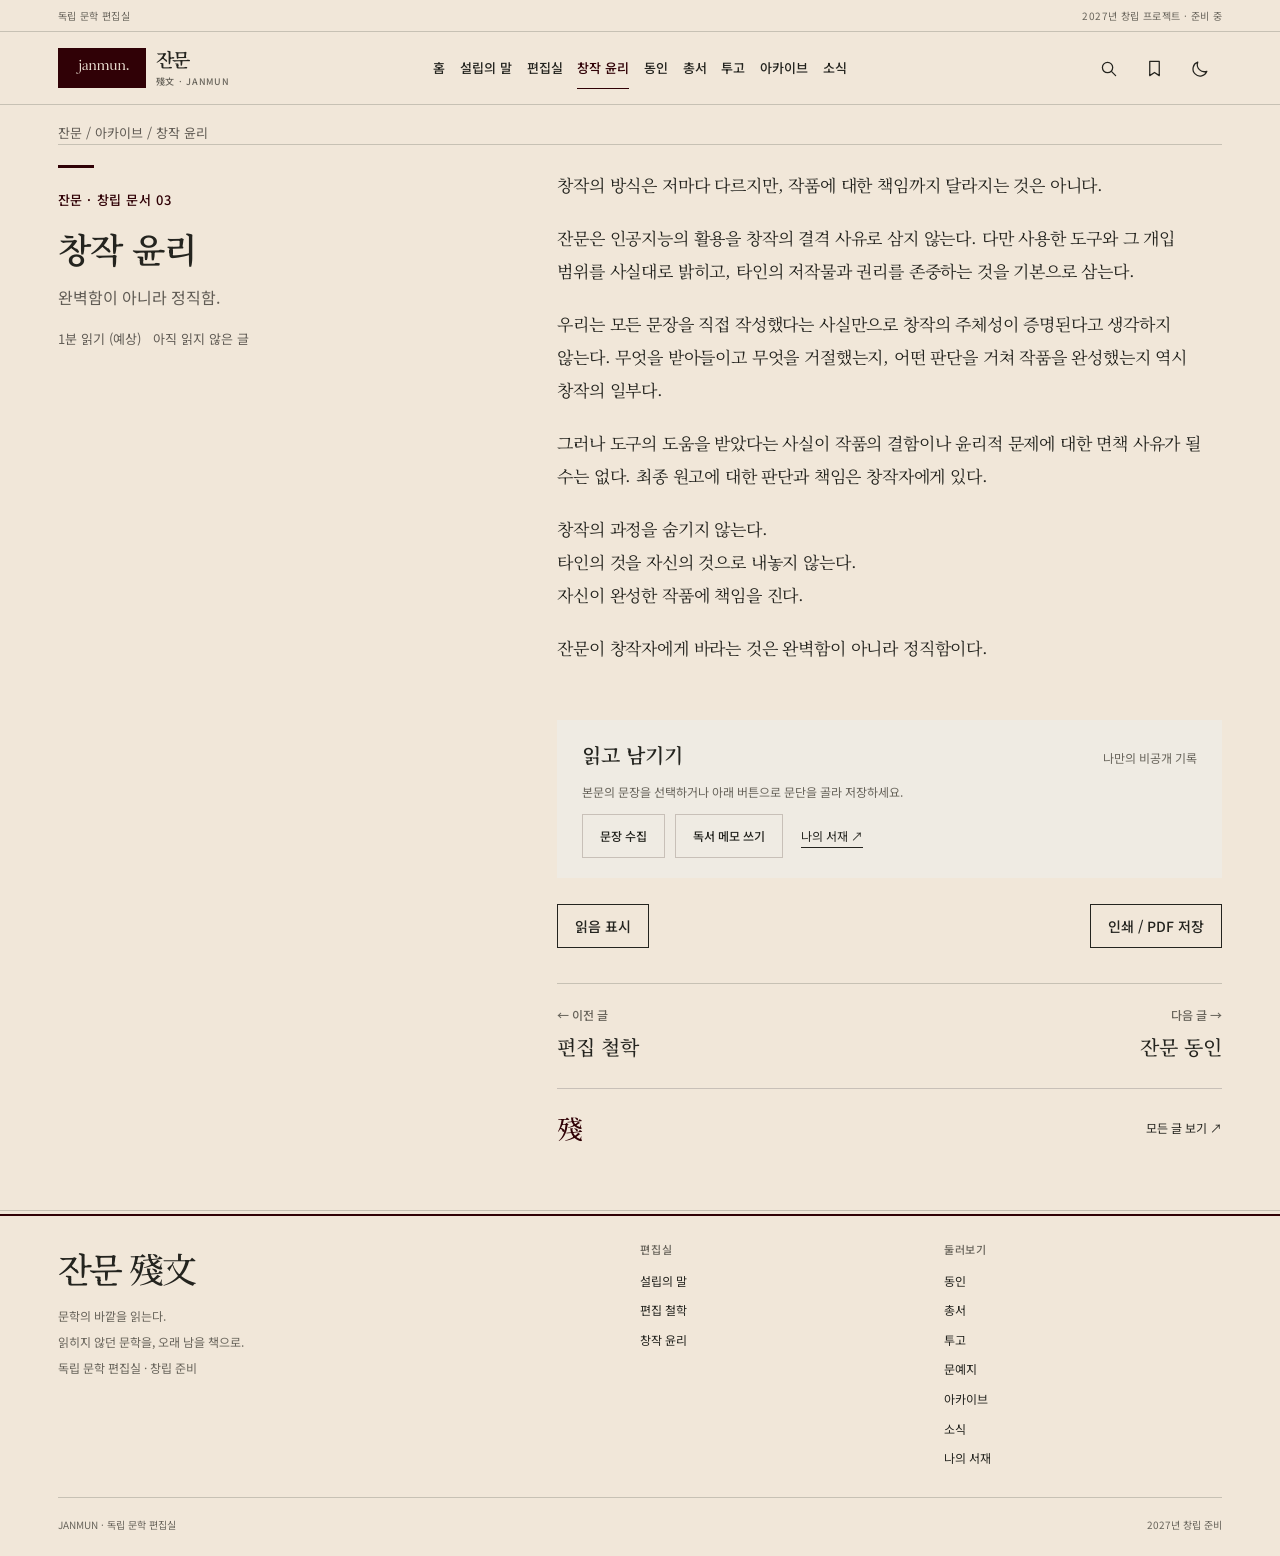
<file: ethics/index.html>
<!doctype html>
<html lang="ko" data-theme="light" data-site-root="../" data-start-route="ethics">
  <head>
    <meta charset="utf-8">
    <meta name="viewport" content="width=device-width,initial-scale=1,viewport-fit=cover">
    <meta name="theme-color" content="#f1e7d9">
    <link rel="icon" type="image/svg+xml" href="../assets/janmun-mark.svg">
    <link rel="stylesheet" href="../css/style.css?v=1.0.2">
    <script src="../js/news-data.js?v=0.9.9" defer></script>
    <script src="../js/main.js?v=1.1.1" defer></script>
    <!-- JANMUN SEO BEGIN -->
    <title>창작 윤리 | 잔문 殘文</title>
    <meta name="description" content="AI 활용 여부와 관계없이 창작 과정의 정직함, 타인의 권리와 최종 원고에 대한 책임을 중요하게 생각한다.">
    <link rel="canonical" href="https://janmun-editorial.github.io/ethics/">
    <meta name="robots" content="index, follow">
    <meta property="og:type" content="website">
    <meta property="og:site_name" content="잔문 殘文">
    <meta property="og:locale" content="ko_KR">
    <meta property="og:title" content="창작 윤리 | 잔문 殘文">
    <meta property="og:description" content="AI 활용 여부와 관계없이 창작 과정의 정직함, 타인의 권리와 최종 원고에 대한 책임을 중요하게 생각한다.">
    <meta property="og:url" content="https://janmun-editorial.github.io/ethics/">
    <meta property="og:image" content="https://janmun-editorial.github.io/assets/share.png">
    <meta property="og:image:width" content="1200">
    <meta property="og:image:height" content="630">
    <meta property="og:image:alt" content="잔문 편집실 로고">
    <meta name="twitter:card" content="summary_large_image">
    <meta name="twitter:title" content="창작 윤리 | 잔문 殘文">
    <meta name="twitter:description" content="AI 활용 여부와 관계없이 창작 과정의 정직함, 타인의 권리와 최종 원고에 대한 책임을 중요하게 생각한다.">
    <meta name="twitter:image" content="https://janmun-editorial.github.io/assets/share.png">
    <script type="application/ld+json">{"@context":"https://schema.org","@type":"WebPage","name":"창작 윤리 | 잔문 殘文","description":"AI 활용 여부와 관계없이 창작 과정의 정직함, 타인의 권리와 최종 원고에 대한 책임을 중요하게 생각한다.","url":"https://janmun-editorial.github.io/ethics/","inLanguage":"ko","isPartOf":{"@id":"https://janmun-editorial.github.io/#website"}}</script>
    <!-- JANMUN SEO END -->
  </head>
  <body>
    <a class="skip" href="#main">본문 바로가기</a>
    <div class="progress" aria-hidden="true">
    </div>
    <div class="utility">
      <div class="shell">
        <span>독립 문학 편집실</span><span>2027년 창립 프로젝트 · 준비 중</span>
      </div>
    </div>
    <header class="mast">
      <div class="shell mast-in">
        <a class="brand" href="../" data-route-link="home" aria-label="잔문 홈"><img class="brand-mark" src="../assets/janmun-mark.svg" alt="" width="43" height="43"><span class="brand-text">잔문<small>殘文 · JANMUN</small></span></a>
        <nav class="nav" id="navigation" aria-label="주 메뉴">
          <a href="../" data-route-link="home">홈</a>
          <a href="../about/" data-route-link="about">설립의 말</a>
          <a href="../editorial/" data-route-link="editorial">편집실</a>
          <a href="../ethics/" data-route-link="ethics">창작 윤리</a>
          <a href="../members/" data-route-link="members">동인</a>
          <a href="../books/" data-route-link="books">총서</a>
          <a href="../submission/" data-route-link="submission">투고</a>
          <a href="../archive/" data-route-link="archive">아카이브</a>
          <a href="../news/" data-route-link="news">소식</a>
        </nav>
        <div class="tools">
          <button class="iconbtn" id="search-open" aria-label="글 검색" title="글 검색"><svg viewBox="0 0 24 24"><circle cx="10.8" cy="10.8" r="6.5"/><path d="m16 16 5 5"/></svg></button>
          <a class="iconbtn" href="../saved/" data-route-link="saved" aria-label="나의 서재" title="나의 서재"><svg viewBox="0 0 24 24"><path d="M6 3h12v18l-6-4-6 4z"/></svg></a>
          <button class="iconbtn" id="theme" aria-label="화면 테마 전환" aria-pressed="false" title="어두운 화면"><svg viewBox="0 0 24 24"><path d="M20 15.5A9 9 0 0 1 8.5 4 9 9 0 1 0 20 15.5Z"/></svg></button>
          <button class="iconbtn mobile" id="mobile" aria-label="메뉴 열기" aria-controls="navigation" aria-expanded="false"><svg viewBox="0 0 24 24"><path d="M3 6h18M3 12h18M3 18h18"/></svg></button>
        </div>
      </div>
    </header>
    <main id="main" tabindex="-1">
      <!-- Home: editorial masthead, lead essay and contents -->
      <template data-janmun-view="home">
      <section class="view shell" id="page-home" hidden>
        <div class="edition-line">
          <span>독립 문학 편집실</span>
          <span class="edition-center">문학의 바깥을 읽는다.</span>
          <span>창립 준비 · 2027</span>
        </div>
        <div class="front-masthead">
          <h1 class="front-title">잔문<span>殘文</span></h1>
          <div class="front-imprint">
            <span>JANMUN</span>
            <span>독립 문학 편집실</span>
          </div>
        </div>

        <section class="front-feature" aria-labelledby="lead-title">
          <figure class="front-art">
            <div class="founding-plate" role="group" aria-label="잔문의 창립 표제">
              <div class="founding-plate-header">
                <span>殘文</span><span>창립 문서 01</span>
              </div>
              <div class="founding-plate-body">
                <div class="founding-characters" aria-label="미독">
                  <span aria-hidden="true">未</span><span aria-hidden="true">讀</span>
                </div>
                <p class="founding-note"><span>아직</span><span>읽히지</span><span>않은 글.</span></p>
              </div>
              <div class="founding-plate-footer">
                <p>그렇게 만든 책이 누군가의 책장에 오래 남아 있기를 바란다.</p>
                <span class="founding-seal" aria-hidden="true">殘</span>
              </div>
            </div>
            <figcaption><span>미독 未讀</span><span>잔문 편집 그래픽 01</span></figcaption>
          </figure>
          <div class="front-copy">
            <div class="front-kicker"><span>창립 문서</span><span>01 / 04</span></div>
            <h2 id="lead-title">읽히지 않던 문학을, 오래 남을 책으로.</h2>
            <p>잔문은 소설을 읽고, 다듬고, 책으로 만드는 작은 문학 편집실이다.</p>
            <div class="front-actions">
              <a class="primary" href="../about/" data-route-link="about">설립의 말 읽기 <span aria-hidden="true">↗</span></a>
              <a class="textlink" href="../archive/?category=journal" data-route-link="journal">문예지 둘러보기 →</a>
            </div>
          </div>
        </section>

        <div class="home-notice"><span class="eyebrow">편집실 소식</span><a href="../news/founding/" data-route-link="news/founding">잔문은 창립을 준비하고 있다. <span aria-hidden="true">→</span></a></div>
        <div class="resume" id="resume" hidden>
          <div><span class="eyebrow">마지막으로 읽은 글</span><a id="resume-link" href="../archive/" data-route-link="archive"></a></div>
          <button id="resume-clear" type="button">기록 지우기</button>
        </div>

        <div class="front-index">
          <section class="front-contents" aria-labelledby="contents-title">
            <div class="section-top">
              <div><span class="eyebrow">창립 문서 01—04</span><h2 id="contents-title">잔문의 목차</h2></div>
              <a class="textlink" href="../archive/" data-route-link="archive">전체 보기 ↗</a>
            </div>
            <div class="entry-grid">
              <a class="entry" href="../about/" data-route-link="about"><span class="entry-no">01</span><h3>설립의 말</h3><p>문학의 바깥을 읽는 이유<span class="entry-detail" data-entry-meta="about"></span></p><span class="entry-arrow" aria-hidden="true">↗</span></a>
              <a class="entry" href="../editorial/" data-route-link="editorial"><span class="entry-no">02</span><h3>편집 철학</h3><p>무엇을 남길 것인가.<span class="entry-detail" data-entry-meta="editorial"></span></p><span class="entry-arrow" aria-hidden="true">↗</span></a>
              <a class="entry" href="../ethics/" data-route-link="ethics"><span class="entry-no">03</span><h3>창작 윤리</h3><p>완벽함이 아니라 정직함.<span class="entry-detail" data-entry-meta="ethics"></span></p><span class="entry-arrow" aria-hidden="true">↗</span></a>
              <a class="entry" href="../members/" data-route-link="members"><span class="entry-no">04</span><h3>잔문 동인</h3><p>서로의 가장 이른 독자이자, 가장 오래 남는 독자로.<span class="entry-detail" data-entry-meta="members"></span></p><span class="entry-arrow" aria-hidden="true">↗</span></a>
            </div>
          </section>
          <aside class="front-margin">
            <span class="eyebrow">문장 하나</span>
            <blockquote id="front-quote">무엇을 남길 것인가.</blockquote>
            <a id="front-quote-source" href="../editorial/" data-route-link="editorial">편집 철학</a>
            <button class="quiet-button" type="button" id="next-quote">다른 문장 <span aria-hidden="true">↻</span></button>
          </aside>
        </div>

        <section class="front-projects" aria-labelledby="project-title">
          <div class="section-top">
            <div><span class="eyebrow">2027년 창립 프로젝트</span><h2 id="project-title">만들어 가는 것들</h2></div>
          </div>
          <div class="project-grid">
            <a class="project" href="../archive/?category=journal" data-route-link="journal"><span class="eyebrow">01 · 문예지</span><h3>아직 읽히지 않은 글.</h3><p>단편과 엽편, 창작의 기록을 발표할 공간.</p><span class="project-link">문예지 ↗</span></a>
            <a class="project" href="../members/" data-route-link="members"><span class="eyebrow">02 · 동인</span><h3>서로의 첫 독자로.</h3><p>정기 모집으로 함께하는 소규모 온라인 문학 공동체.</p><span class="project-link">동인 소개 ↗</span></a>
            <a class="project" href="../books/" data-route-link="books"><span class="eyebrow">03 · 총서</span><h3>한 권씩, 오래 남을 문학을.</h3><p>첫 공동 소설집을 준비하고 있다.</p><span class="project-link">총서 보기 ↗</span></a>
          </div>
        </section>
        <div class="front-invitation"><div><span class="eyebrow">창작자에게</span><h2>당신의 글을 기다리는 곳.</h2><p>현재 원고 접수와 동인 모집을 준비하고 있다.</p></div><a href="../submission/" data-route-link="submission" class="outline">투고 안내 읽기 ↗</a></div>
      </section>
      </template>
      <template data-janmun-view="about">
      <section class="view shell reading" id="page-about" hidden>
        <div class="crumb">
          <a href="../" data-route-link="home">잔문</a> / <a href="../archive/" data-route-link="archive">아카이브</a> / 설립의 말
        </div>
        <div class="reader-grid">
          <article class="editorial-spread">
            <header class="article-head editorial-heading">
              <p class="eyebrow">잔문 · 창립 문서 01</p>
              <h1>설립의 말</h1>
              <p>문학의 바깥을 읽는 이유</p>
              <div class="reading-meta">
                <span data-reading-time="about"></span><span data-reading-status="about"></span>
              </div>
            </header>
            <div class="prose editorial-copy">
              <p>잔문은 소설을 읽고, 다듬고, 책으로 만드는 작은 문학 편집실이다.</p>
              <p>우리는 작가가 어떤 이력을 가졌는지보다 어떤 글을 쓰는지에 관심이 있다. 인공지능을 활용한 글도, 혼자 힘으로 완성한 글도 그 자체로 읽고자 한다. 창작의 방식은 저마다 다를 수 있지만, 자신의 글을 대하는 태도만큼은 중요하게 생각한다.</p>
              <p>완성된 원고뿐 아니라 아직 고쳐 쓸 여지가 있는 글에도 관심을 기울인다. 작가가 쓰고 싶었던 이야기를 함께 고민하고, 그 사람의 문장을 잃지 않는 방향으로 작품을 다듬고 싶다.</p>
              <p>많은 책을 만드는 것보다 한 권의 책을 제대로 만드는 일에 마음을 둔다.</p>
              <p>그렇게 만든 책이 누군가의 책장에 오래 남아 있기를 바란다.</p>
              <p><strong>문학의 바깥을 읽는다.</strong></p>
              <p>잔문 殘文</p>
            </div>
            <div class="annotation-area">
              <div class="annotation-head"><h2>읽고 남기기</h2><span class="muted">나만의 비공개 기록</span></div>
              <p class="muted">본문의 문장을 선택하거나 아래 버튼으로 문단을 골라 저장하세요.</p>
              <div class="actions"><button class="outline" type="button" data-collect="about">문장 수집</button><button class="outline" type="button" data-note-open="about">독서 메모 쓰기</button><a class="textlink" href="../saved/" data-route-link="saved">나의 서재 ↗</a></div>
              <div class="note-editor" data-note-editor="about" hidden><label>이 글에 대한 메모<textarea rows="4" maxlength="3000" data-note-text="about" placeholder="읽으며 남은 생각을 적어 보세요."></textarea></label><div class="actions"><button class="primary" type="button" data-note-save="about">메모 저장</button><button class="outline" type="button" data-note-close="about">닫기</button></div></div>
            </div>
            <div class="reader-end-controls">
              <button class="outline" type="button" data-read="about" aria-pressed="false">읽음 표시</button><button class="outline" type="button" data-print>인쇄 / PDF 저장</button>
            </div>
            <div class="next-reading">
              <a href="../" data-route-link="home"><small>← 처음으로</small>잔문</a><a href="../editorial/" data-route-link="editorial"><small>다음 글 →</small>편집 철학</a>
            </div>
            <div class="article-end">
              <span>殘</span><a href="../archive/" data-route-link="archive">모든 글 보기 ↗</a>
            </div>
          </article>
        </div>
      </section>
      </template>
      <template data-janmun-view="editorial">
      <section class="view shell reading" id="page-editorial" hidden>
        <div class="crumb">
          <a href="../" data-route-link="home">잔문</a> / <a href="../archive/" data-route-link="archive">아카이브</a> / 편집 철학
        </div>
        <div class="reader-grid">
          <article class="editorial-spread">
            <header class="article-head editorial-heading">
              <p class="eyebrow">잔문 · 창립 문서 02</p>
              <h1>편집 철학</h1>
              <p>무엇을 남길 것인가.</p>
              <div class="reading-meta">
                <span data-reading-time="editorial"></span><span data-reading-status="editorial"></span>
              </div>
            </header>
            <div class="prose editorial-copy">
              <p>잔문은 익숙한 것을 낯설게 바라보는 소설에 관심이 있다.</p>
              <p>특별한 사건이 있어야 좋은 이야기가 되는 것은 아니다. 오래 함께 살아온 사람을 문득 이해할 수 없게 되는 순간이나, 무심코 지나친 일에서 이전과 다른 의미를 발견하는 일도 충분히 소설이 될 수 있다.</p>
              <p>우리는 작품이 다루는 소재보다 그것을 바라보는 작가의 시선을 중요하게 생각한다.</p>
              <p>원고를 살필 때에는 문장의 정확성, 인물의 개연성, 이야기의 구조를 함께 검토한다. 다만 모든 문장이 매끄러워야 한다고 생각하지는 않는다. 작품의 결함과 작가의 개성을 구분하는 것 역시 편집의 몫이기 때문이다.</p>
              <p>고쳐야 할 문장과 고치지 말아야 할 문장 사이에서 충분히 고민한다.</p>
              <p>잔문이라는 이름에는 그러한 뜻도 담겨 있다.</p>
              <p>무엇을 남길 것인가.</p>
              <p>우리가 원고를 읽으며 가장 오래 생각하는 질문이다.</p>
            </div>
            <div class="annotation-area">
              <div class="annotation-head"><h2>읽고 남기기</h2><span class="muted">나만의 비공개 기록</span></div>
              <p class="muted">본문의 문장을 선택하거나 아래 버튼으로 문단을 골라 저장하세요.</p>
              <div class="actions"><button class="outline" type="button" data-collect="editorial">문장 수집</button><button class="outline" type="button" data-note-open="editorial">독서 메모 쓰기</button><a class="textlink" href="../saved/" data-route-link="saved">나의 서재 ↗</a></div>
              <div class="note-editor" data-note-editor="editorial" hidden><label>이 글에 대한 메모<textarea rows="4" maxlength="3000" data-note-text="editorial" placeholder="읽으며 남은 생각을 적어 보세요."></textarea></label><div class="actions"><button class="primary" type="button" data-note-save="editorial">메모 저장</button><button class="outline" type="button" data-note-close="editorial">닫기</button></div></div>
            </div>
            <div class="reader-end-controls">
              <button class="outline" type="button" data-read="editorial" aria-pressed="false">읽음 표시</button><button class="outline" type="button" data-print>인쇄 / PDF 저장</button>
            </div>
            <div class="next-reading">
              <a href="../about/" data-route-link="about"><small>← 이전 글</small>설립의 말</a><a href="../ethics/" data-route-link="ethics"><small>다음 글 →</small>창작 윤리</a>
            </div>
            <div class="article-end">
              <span>殘</span><a href="../archive/" data-route-link="archive">모든 글 보기 ↗</a>
            </div>
          </article>
        </div>
      </section>
      </template>
      <section class="view shell reading" id="page-ethics">
        <div class="crumb">
          <a href="../" data-route-link="home">잔문</a> / <a href="../archive/" data-route-link="archive">아카이브</a> / 창작 윤리
        </div>
        <div class="reader-grid">
          <article class="editorial-spread">
            <header class="article-head editorial-heading">
              <p class="eyebrow">잔문 · 창립 문서 03</p>
              <h1>창작 윤리</h1>
              <p>완벽함이 아니라 정직함.</p>
              <div class="reading-meta">
                <span data-reading-time="ethics"></span><span data-reading-status="ethics"></span>
              </div>
            </header>
            <div class="prose editorial-copy">
              <p>창작의 방식은 저마다 다르지만, 작품에 대한 책임까지 달라지는 것은 아니다.</p>
              <p>잔문은 인공지능의 활용을 창작의 결격 사유로 삼지 않는다. 다만 사용한 도구와 그 개입 범위를 사실대로 밝히고, 타인의 저작물과 권리를 존중하는 것을 기본으로 삼는다.</p>
              <p>우리는 모든 문장을 직접 작성했다는 사실만으로 창작의 주체성이 증명된다고 생각하지 않는다. 무엇을 받아들이고 무엇을 거절했는지, 어떤 판단을 거쳐 작품을 완성했는지 역시 창작의 일부다.</p>
              <p>그러나 도구의 도움을 받았다는 사실이 작품의 결함이나 윤리적 문제에 대한 면책 사유가 될 수는 없다. 최종 원고에 대한 판단과 책임은 창작자에게 있다.</p>
              <p>창작의 과정을 숨기지 않는다.<br>타인의 것을 자신의 것으로 내놓지 않는다.<br>자신이 완성한 작품에 책임을 진다.</p>
              <p>잔문이 창작자에게 바라는 것은 완벽함이 아니라 정직함이다.</p>
            </div>
            <div class="annotation-area">
              <div class="annotation-head"><h2>읽고 남기기</h2><span class="muted">나만의 비공개 기록</span></div>
              <p class="muted">본문의 문장을 선택하거나 아래 버튼으로 문단을 골라 저장하세요.</p>
              <div class="actions"><button class="outline" type="button" data-collect="ethics">문장 수집</button><button class="outline" type="button" data-note-open="ethics">독서 메모 쓰기</button><a class="textlink" href="../saved/" data-route-link="saved">나의 서재 ↗</a></div>
              <div class="note-editor" data-note-editor="ethics" hidden><label>이 글에 대한 메모<textarea rows="4" maxlength="3000" data-note-text="ethics" placeholder="읽으며 남은 생각을 적어 보세요."></textarea></label><div class="actions"><button class="primary" type="button" data-note-save="ethics">메모 저장</button><button class="outline" type="button" data-note-close="ethics">닫기</button></div></div>
            </div>
            <div class="reader-end-controls">
              <button class="outline" type="button" data-read="ethics" aria-pressed="false">읽음 표시</button><button class="outline" type="button" data-print>인쇄 / PDF 저장</button>
            </div>
            <div class="next-reading">
              <a href="../editorial/" data-route-link="editorial"><small>← 이전 글</small>편집 철학</a><a href="../members/" data-route-link="members"><small>다음 글 →</small>잔문 동인</a>
            </div>
            <div class="article-end">
              <span>殘</span><a href="../archive/" data-route-link="archive">모든 글 보기 ↗</a>
            </div>
          </article>
        </div>
      </section>
      <template data-janmun-view="members">
      <section class="view shell reading" id="page-members" hidden>
        <div class="crumb">
          <a href="../" data-route-link="home">잔문</a> / <a href="../archive/" data-route-link="archive">아카이브</a> / 잔문 동인
        </div>
        <div class="reader-grid">
          <article class="editorial-spread">
            <header class="article-head editorial-heading">
              <p class="eyebrow">잔문 · 창립 문서 04</p>
              <h1>잔문 동인</h1>
              <p>서로의 가장 이른 독자이자, 가장 오래 남는 독자로.</p>
              <div class="reading-meta">
                <span data-reading-time="members"></span><span data-reading-status="members"></span>
              </div>
            </header>
            <div class="prose editorial-copy">
              <p>잔문 동인은 각자의 작품을 쓰고 서로의 문학을 읽는 창작 공동체다.</p>
              <p>정기 모집을 통해 소규모로 구성하며, 온라인을 중심으로 활동한다. 서로의 원고에 충분한 시간을 들이고 지속적인 대화를 나눌 수 있는 규모를 지향한다.</p>
              <p>주요 활동은 원고 합평과 작품 연구, 문학에 관한 토론이다. 완성된 작품은 물론 아직 방향을 찾지 못한 원고도 함께 살핀다. 그 과정에서 발전한 작품을 문예지와 공동 소설집으로 선보이고자 한다.</p>
              <p>서로의 문학적 취향이 같을 필요는 없다. 같은 작품을 읽고 다른 이야기를 나눌 수 있다는 것 역시 함께 읽는 이유 중 하나다.</p>
              <p>합평에서는 막연한 칭찬보다 구체적인 감상을 나눈다. 타인의 문장을 자신의 취향에 맞추기보다 그 문장이 가진 가능성을 살핀다.</p>
              <p>등단이나 출간 경력은 참여의 조건이 아니다. 꾸준히 쓰고 읽으며, 자신의 작품만큼 타인의 작품에도 시간을 내어 줄 수 있는 사람과 함께하고 싶다.</p>
              <p>서로의 가장 이른 독자이자, 가장 오래 남는 독자로.</p>
              <p>잔문 殘文</p>
            </div>
            <div class="annotation-area">
              <div class="annotation-head"><h2>읽고 남기기</h2><span class="muted">나만의 비공개 기록</span></div>
              <p class="muted">본문의 문장을 선택하거나 아래 버튼으로 문단을 골라 저장하세요.</p>
              <div class="actions"><button class="outline" type="button" data-collect="members">문장 수집</button><button class="outline" type="button" data-note-open="members">독서 메모 쓰기</button><a class="textlink" href="../saved/" data-route-link="saved">나의 서재 ↗</a></div>
              <div class="note-editor" data-note-editor="members" hidden><label>이 글에 대한 메모<textarea rows="4" maxlength="3000" data-note-text="members" placeholder="읽으며 남은 생각을 적어 보세요."></textarea></label><div class="actions"><button class="primary" type="button" data-note-save="members">메모 저장</button><button class="outline" type="button" data-note-close="members">닫기</button></div></div>
            </div>
            <div class="reader-end-controls">
              <button class="outline" type="button" data-read="members" aria-pressed="false">읽음 표시</button><button class="outline" type="button" data-print>인쇄 / PDF 저장</button>
            </div>
            <div class="next-reading">
              <a href="../ethics/" data-route-link="ethics"><small>← 이전 글</small>창작 윤리</a><a href="../books/" data-route-link="books"><small>다음으로 →</small>잔문 총서</a>
            </div>
            <div class="article-end">
              <span>殘</span><a href="../archive/" data-route-link="archive">모든 글 보기 ↗</a>
            </div>
          </article>
        </div>
      </section>
      </template>
      <template data-janmun-view="archive">
      <section class="view shell" id="page-archive" hidden>
        <div class="archive-intro editorial-spread">
          <header class="archive-heading editorial-heading">
            <span class="archive-rule" aria-hidden="true"></span>
            <span class="eyebrow">殘文 · 文學記錄</span>
            <h1>아카이브</h1>
            <p>문학이 만들어지고 남겨진 자리.</p>
          </header>
          <div class="archive-intro-copy editorial-copy">
            <p>잔문의 창립 문서부터 작가의 작품, 편집 과정과 문학에 관한 대화까지. 한 편의 글이 완성되기까지의 시간과 그 이후에 남겨진 기록을 모은다.</p>
            <p>잔문이 지나온 시간은 이곳에 쌓인다.</p>
          </div>
        </div>
        <div class="page-body archive-body">
          <div class="archive-controls">
            <div class="archive-categories" role="group" aria-label="기록 분류">
              <button type="button" data-archive-category="all" aria-pressed="true">전체<span data-archive-category-count="all"></span></button>
              <button type="button" data-archive-category="founding" aria-pressed="false">창립 문서<span data-archive-category-count="founding"></span></button>
              <button type="button" data-archive-category="journal" aria-pressed="false">문예지<span data-archive-category-count="journal"></span></button>
              <button type="button" data-archive-category="author" aria-pressed="false">작가 기록<span data-archive-category-count="author"></span></button>
              <button type="button" data-archive-category="editing" aria-pressed="false">편집 기록<span data-archive-category-count="editing"></span></button>
              <button type="button" data-archive-category="criticism" aria-pressed="false">문학 비평<span data-archive-category-count="criticism"></span></button>
              <button type="button" data-archive-category="publication" aria-pressed="false">출간 기록<span data-archive-category-count="publication"></span></button>
              <button type="button" data-archive-category="community" aria-pressed="false">공동체 기록<span data-archive-category-count="community"></span></button>
            </div>
            <div class="searchbar archive-search">
              <input type="search" id="archive-query" placeholder="제목·본문·작가 검색" aria-label="아카이브 검색">
              <select id="archive-filter" aria-label="독서 상태"><option value="all">모든 글</option><option value="saved">저장한 글만</option><option value="unread">읽지 않은 글</option><option value="read">읽은 글</option></select>
              <select id="archive-author" aria-label="작가"><option value="all">모든 작가</option></select>
              <select id="archive-year" aria-label="등록 연도"><option value="all">모든 등록 연도</option></select>
              <select id="archive-sort" aria-label="기록 정렬"><option value="number">기록 번호순</option><option value="newest">최근 등록순</option><option value="oldest">오래된 등록순</option></select>
            </div>
          </div>
          <div class="archive-results-head"><div class="archive-count" id="archive-count" aria-live="polite"></div><a class="textlink" href="../saved/" data-route-link="saved">나의 서재 ↗</a></div>
          <div id="archive-list" class="archive-list"><!-- STATIC archive-list BEGIN --><div class="archive-row"><span class="eyebrow">01</span><a href="../about/" data-route-link="about"><span class="archive-record-meta">창립 문서 · 잔문 · 등록 2026-11-24</span><h3>설립의 말</h3><p>문학의 바깥을 읽는 이유</p></a></div><div class="archive-row"><span class="eyebrow">02</span><a href="../editorial/" data-route-link="editorial"><span class="archive-record-meta">창립 문서 · 잔문 · 등록 2026-11-24</span><h3>편집 철학</h3><p>무엇을 남길 것인가.</p></a></div><div class="archive-row"><span class="eyebrow">03</span><a href="../ethics/" data-route-link="ethics"><span class="archive-record-meta">창립 문서 · 잔문 · 등록 2026-11-24</span><h3>창작 윤리</h3><p>완벽함이 아니라 정직함.</p></a></div><div class="archive-row"><span class="eyebrow">04</span><a href="../members/" data-route-link="members"><span class="archive-record-meta">창립 문서 · 잔문 · 등록 2026-11-24</span><h3>잔문 동인</h3><p>서로의 가장 이른 독자이자, 가장 오래 남는 독자로.</p></a></div><!-- STATIC archive-list END --></div>
          <div class="archive-empty-actions" id="archive-empty-actions" hidden><a class="outline" href="../submission/" data-route-link="submission">투고 안내 →</a></div>
          <p class="archive-footnote">기록의 등록일은 아카이브에 수록한 날짜이며, 최초 집필일이나 발표일과 다를 수 있다. 작가의 미공개 원고와 합평·편집 기록은 동의를 얻은 경우에만 공개한다.</p>
        </div>
      </section>
      </template>
      <template data-janmun-view="saved">
      <section class="view shell" id="page-saved" hidden>
        <div class="editorial-spread library-intro">
          <header class="editorial-heading">
            <span class="editorial-rule" aria-hidden="true"></span>
            <span class="eyebrow">나의 독서 기록</span>
            <h1>나의 서재</h1>
          </header>
          <div class="editorial-copy"><p>읽고, 남기고, 다시 펼쳐 보는 곳. 기록은 이 브라우저에만 저장됩니다.</p></div>
        </div>
        <div class="page-body">
          <div class="library-summary" aria-label="서재 현황">
            <div><strong id="save-count">0</strong><span>저장한 글</span></div>
            <div><strong id="finished-count">0</strong><span>읽은 글</span></div>
            <div><strong id="quote-count">0</strong><span>수집한 문장</span></div>
            <div><strong id="note-count">0</strong><span>독서 메모</span></div>
          </div>
          <div class="library-tabs" role="group" aria-label="서재 분류">
            <button type="button" data-library-tab="saved" aria-pressed="true">보관함</button>
            <button type="button" data-library-tab="quotes" aria-pressed="false">문장 수집</button>
            <button type="button" data-library-tab="notes" aria-pressed="false">독서 메모</button>
            <button type="button" data-library-tab="history" aria-pressed="false">읽은 기록</button>
          </div>
          <div id="library-saved" class="library-panel"><div class="archive-list" id="saved-list"></div><p><a class="outline" href="../archive/" data-route-link="archive">다른 글 찾기 →</a></p></div>
          <div id="library-quotes" class="library-panel" hidden><div id="quote-list" class="archive-list"></div></div>
          <div id="library-notes" class="library-panel" hidden><div id="note-list" class="archive-list"></div></div>
          <div id="library-history" class="library-panel" hidden><div id="history-list" class="archive-list"></div></div>
          <div class="library-export"><p class="muted">기기를 바꾸거나 브라우저 데이터를 삭제하기 전에 기록을 파일로 보관하세요.</p><button type="button" class="outline" id="library-export">서재 기록 내려받기 ↓</button></div>
        </div>
      </section>
      </template>
      <template data-janmun-view="books">
      <section class="view shell" id="page-books" hidden>
        <div class="series-intro editorial-spread">
          <header class="series-heading editorial-heading">
            <span class="series-rule" aria-hidden="true"></span>
            <span class="eyebrow">출간 준비</span>
            <h1>잔문 총서</h1>
            <p>한 권씩, 오래 남을 문학을.</p>
          </header>
          <div class="prose series-copy editorial-copy">
            <p>잔문 총서는 서로 다른 작가의 문학을 한 권씩 엮어 가는 출간 프로젝트다.</p>
            <p>단편소설집과 공동 소설집을 중심으로 시작하되, 작품에 따라 책의 형태와 구성을 달리하고자 한다. 한 권의 책이 가진 고유한 성격을 존중하며, 정해진 형식에 작품을 맞추지 않는다.</p>
            <p>원고의 선정부터 편집, 표지와 지면의 구성까지 작품을 읽는 경험의 일부라고 생각한다. 내용과 형식이 서로 어긋나지 않는 책을 만들고 싶다.</p>
            <p>출간의 수나 속도에 얽매이지 않는다. 각자의 작품에 필요한 시간을 들이고, 충분한 편집을 거쳐 독자에게 건넨다.</p>
            <p>잔문의 책이 책장에 꽂힌 뒤에도 몇 번쯤 다시 펼쳐지는 책이기를 바란다.</p>
            <p>한 권씩, 오래 남을 문학을.</p>
            <p>잔문 殘文</p>
          </div>
        </div>
        <div class="section-top"><h2>첫 출간 프로젝트</h2><span class="muted">기획 단계</span></div>
        <div class="page-body book-layout">
          <div class="book-cover" aria-label="첫 공동 소설집 표지 콘셉트, 제목 미정">
            <span>殘文 · 공동선 001 / 기획 시안</span><strong>잔문 공동선</strong><span>첫 번째 소설집 · 제목 미정</span>
          </div>
          <div class="book-info">
            <span class="status">출간 기획 중</span>
            <h2>첫 번째 공동 소설집</h2>
            <p>서로 다른 작가의 엽편과 단편을 한 권으로 엮는 첫 번째 프로젝트다. 작품의 완성도를 중심으로 원고를 선정하며, 제목과 수록작은 아직 확정되지 않았다.</p>
            <dl class="facts">
              <dt>출간 목표</dt><dd>2027년 하반기 (안)</dd>
              <dt>구성</dt><dd>엽편·단편소설</dd>
              <dt>출간 형태</dt><dd>종이책 중심 · 전자책 병행 계획</dd>
              <dt>작가</dt><dd>모집 전</dd>
              <dt>판매</dt><dd>미정 · 예약 접수 없음</dd>
            </dl>
            <a class="outline" href="../members/" data-route-link="members">잔문 동인에 관하여 →</a>
          </div>
        </div>
        <div class="section-top"><h2>총서의 구성</h2><span class="muted">기획 분류</span></div>
        <div class="page-body">
          <p>공동선과 소설선을 중심으로 시작하고, 작품과 운영 여건에 따라 다른 시리즈를 확장할 계획이다.</p>
          <dl class="facts">
            <dt>잔문 소설선</dt><dd>개인 단편·중편 소설집</dd>
            <dt>잔문 공동선</dt><dd>여러 작가의 공동 소설집</dd>
            <dt>잔문 엽편선</dt><dd>짧은 소설을 엮은 작품집</dd>
            <dt>잔문 문고</dt><dd>작은 판형의 문학 시리즈</dd>
            <dt>잔문 특별판</dt><dd>작품의 특성에 따른 별도 기획</dd>
          </dl>
          <p class="muted">현재 출간된 도서는 없으며, 세부 출간 일정은 확정 후 소식에서 안내한다.</p>
          <a class="outline" href="../news/" data-route-link="news">잔문 소식 →</a>
        </div>
      </section>
      </template>
      <template data-janmun-view="submission">
      <section class="view shell" id="page-submission" hidden>
        <div class="editorial-spread submission-intro">
          <header class="editorial-heading">
            <span class="editorial-rule" aria-hidden="true"></span>
            <span class="eyebrow">접수 준비</span>
            <h1>투고</h1>
            <p>창작의 방식을 숨기지 않고도 작품을 건넬 수 있는 곳.</p>
          </header>
          <div class="editorial-copy">
            <span class="status">현재 모집 및 원고 접수 준비 중</span>
            <p class="recruit-note">동인 및 작가 모집 일정, 원고 제출 방법, 세부 심사 기준은 확정 후 이 페이지에서 공개합니다.</p>
          </div>
        </div>
        <div class="submission-faq-layout">
          <div class="faq-nav">
            <span class="eyebrow">투고 안내 · Q&amp;A</span>
            <h2>투고에 관하여</h2>
            <p>투고 전에 궁금한 사항을 확인하세요. 세부 접수 기준은 모집 공고에서 확정합니다.</p>
            <div class="faq-filters" role="group" aria-label="질문 분류">
              <button type="button" data-faq-filter="all" aria-pressed="true">전체</button>
              <button type="button" data-faq-filter="eligibility" aria-pressed="false">투고 자격</button>
              <button type="button" data-faq-filter="ai" aria-pressed="false">AI 활용</button>
              <button type="button" data-faq-filter="review" aria-pressed="false">심사 및 편집</button>
              <button type="button" data-faq-filter="rights" aria-pressed="false">비용 및 권리</button>
              <button type="button" data-faq-filter="apply" aria-pressed="false">접수 안내</button>
            </div>
            <p><a class="textlink" href="../ethics/" data-route-link="ethics">창작 윤리 전문 읽기 ↗</a></p>
          </div>
          <div class="faq" id="submission-faq">
            <section class="faq-group" data-faq-group="eligibility" aria-label="투고 자격">
              <h3>투고 자격</h3>
              <details>
                <summary>누구나 투고할 수 있나요?</summary>
                <div class="faq-answer"><p>등단 여부나 출간 경력에 관계없이 투고할 수 있습니다. 처음 소설을 쓰는 분부터 꾸준히 작품 활동을 이어 온 분까지, 창작자의 이력보다 제출한 작품 자체를 중심으로 검토합니다.</p><p>잔문 동인에 소속되어 있지 않아도 투고할 수 있습니다.</p></div>
              </details>
              <details>
                <summary>어떤 작품을 투고할 수 있나요?</summary>
                <div class="faq-answer"><p>엽편소설과 단편소설을 중심으로 원고를 검토할 예정입니다. 특정한 분위기나 주제를 잔문의 취향에 맞추어 작성할 필요는 없습니다.</p><p>중편 및 장편소설의 접수 여부, 분량과 제출 형식은 모집 공고에서 안내합니다.</p></div>
              </details>
              <details>
                <summary>아직 완성하지 못한 원고도 제출할 수 있나요?</summary>
                <div class="faq-answer"><p>정식 출간 투고는 완결된 원고를 원칙으로 준비하고 있습니다. 완결된 원고라도 수정과 발전 가능성을 함께 검토합니다.</p><p>집필 중인 작품에 대한 지속적인 합평을 원하신다면 잔문 동인 활동을 권장합니다.</p></div>
              </details>
              <details>
                <summary>이미 다른 플랫폼에 공개한 작품도 제출할 수 있나요?</summary>
                <div class="faq-answer"><p>개인 블로그나 브런치 등에서 공개한 작품도 기존 계약 및 권리 관계에 문제가 없다면 검토할 수 있는 방향으로 준비하고 있습니다.</p><p>이전에 공개하거나 출간한 이력은 투고 시 밝혀 주시기 바랍니다. 기발표작의 구체적인 접수 기준은 모집 공고에서 확정합니다.</p></div>
              </details>
            </section>
            <section class="faq-group" data-faq-group="ai" aria-label="AI 활용">
              <h3>AI 활용</h3>
              <details>
                <summary>인공지능을 활용한 작품도 투고할 수 있나요?</summary>
                <div class="faq-answer"><p>가능합니다. 소재 발굴, 자료 조사, 이야기의 구조 설계, 초고 작성, 문장 수정 등 창작 과정에서 인공지능을 활용한 작품도 검토 대상입니다.</p><p>다만 인공지능의 개입 과정과 범위를 사실대로 밝히고, 타인의 권리를 존중하며 최종 원고에 대한 책임을 져야 합니다. 활용 여부만으로 작품의 문학적 가치를 판단하지 않습니다.</p></div>
              </details>
              <details>
                <summary>인공지능 활용 내역은 어느 정도까지 공개해야 하나요?</summary>
                <div class="faq-answer"><p>사용한 도구, 활용 목적, 개입한 창작 단계, 최종 작품에 반영된 범위를 설명해 주시면 됩니다. 단순 교정인지 문장 생성이나 사건 구성에도 활용했는지 구분해 주시기 바랍니다.</p><p>정확한 활용 비율을 산출하기 어려운 경우 창작 과정에서 이루어진 판단과 수정 내용을 구체적으로 설명해 주시기 바랍니다. 세부 제출 양식은 모집 공고에서 안내합니다.</p></div>
              </details>
              <details>
                <summary>인공지능을 사용하지 않은 작품도 투고할 수 있나요?</summary>
                <div class="faq-answer"><p>물론입니다. 인공지능은 잔문의 창작자에게 요구되는 도구가 아닙니다. 어떠한 도구를 사용했는지보다 작품에 담긴 창작자의 시선과 문학적 완성도를 중요하게 생각합니다.</p></div>
              </details>
            </section>
            <section class="faq-group" data-faq-group="review" aria-label="심사 및 편집">
              <h3>심사 및 편집</h3>
              <details>
                <summary>원고는 어떤 기준으로 심사하나요?</summary>
                <div class="faq-answer"><p>작가의 이력이나 인지도보다 작품의 문학적 요소를 중심으로 검토합니다. 모두 완벽한 작품만을 찾는 것은 아니며, 작품마다 가진 강점과 발전 가능성을 종합적으로 살핍니다.</p><ul><li>작품의 독창성과 고유한 시선</li><li>문장의 완성도와 표현의 적절성</li><li>인물과 사건의 개연성</li><li>이야기의 구조와 완결성</li><li>작품의 정서적·사유적 깊이</li><li>편집을 통한 발전 가능성</li></ul></div>
              </details>
              <details>
                <summary>투고하면 어떤 과정을 거치게 되나요?</summary>
                <div class="faq-answer"><p>기본 제출 요건과 창작 윤리 준수 여부를 확인한 뒤 작품에 대한 편집 검토를 진행할 예정입니다. 추가 검토가 필요하면 창작 과정에 대한 질문이나 수정 제안을 드릴 수 있습니다.</p><p>최종 출간 여부는 작품 검토, 출간 여건 및 창작자와의 협의를 거쳐 결정합니다. 투고나 동인 참여 자체가 출간을 보장하지는 않습니다.</p></div>
              </details>
              <details>
                <summary>편집 과정에서 원고가 크게 변경될 수도 있나요?</summary>
                <div class="faq-answer"><p>문장, 인물, 사건 및 이야기의 구조에 관한 수정 의견을 제안할 수 있습니다. 다만 작가의 고유한 문체와 작품의 의도를 존중하며, 주요 수정 사항은 창작자와 협의하여 결정하는 것을 원칙으로 합니다.</p></div>
              </details>
            </section>
            <section class="faq-group" data-faq-group="rights" aria-label="비용 및 권리">
              <h3>비용 및 권리</h3>
              <details>
                <summary>투고하거나 출간할 때 비용이 발생하나요?</summary>
                <div class="faq-answer"><p>투고와 원고 심사는 무료로 진행합니다.</p><p>출간 계약이 성립된 작품의 편집 및 제작 비용은 잔문이 부담하며, 창작자에게 도서 구매를 출간의 조건으로 요구하지 않습니다.</p></div>
              </details>
              <details>
                <summary>출간 후 인세는 어떻게 지급되나요?</summary>
                <div class="faq-answer"><p>판매 실적에 따라 인세를 지급합니다. 구체적인 인세율과 산정 방식, 정산 주기는 출간 계약 체결 전에 안내하고 협의합니다.</p><p>공동 소설집의 경우 참여 작가 간 인세 배분 기준도 사전에 협의합니다. 인공지능 활용 여부에 따른 인세 차등은 두지 않습니다.</p></div>
              </details>
              <details>
                <summary>투고한 작품의 저작권은 어떻게 되나요?</summary>
                <div class="faq-answer"><p>원고를 투고하는 것만으로 저작권이나 출판권이 잔문에 이전되지 않습니다.</p><p>출간이 결정된 경우 출판에 필요한 이용 범위와 계약 기간 등의 조건을 별도로 협의합니다. 미출간 원고를 창작자의 동의 없이 공개하거나 출간하지 않습니다.</p></div>
              </details>
            </section>
            <section class="faq-group" data-faq-group="apply" aria-label="접수 안내">
              <h3>접수 안내</h3>
              <details>
                <summary>심사 결과는 언제 받을 수 있나요?</summary>
                <div class="faq-answer"><p>원고 검토 기간과 결과 안내 방식은 모집 공고에서 안내할 예정입니다. 선정 여부와 관계없이 결과를 안내하는 것을 운영 방향으로 삼되, 모든 원고에 개별적인 비평이나 합평을 제공하는 것은 아닙니다.</p></div>
              </details>
              <details>
                <summary>현재 원고를 제출할 수 있나요?</summary>
                <div class="faq-answer"><p>현재 잔문은 첫 원고 접수와 동인 모집을 준비하고 있습니다. 모집 일정과 접수 방법, 제출 서류 및 세부 심사 기준은 확정 후 홈페이지를 통해 공개합니다.</p><p>현재 제공되는 투고 준비 노트는 개인적인 원고 준비를 위한 기능이며, 작성 내용이 잔문에 전송되지는 않습니다.</p></div>
              </details>
            </section>
          </div>
        </div>
        <div class="section-top"><h2>심사 및 출간 절차</h2><span class="muted">운영 예정</span></div>
        <ol class="submission-steps">
          <li><span class="eyebrow">01</span><h3>원고 접수</h3><p>원고 및 창작 과정 확인</p></li>
          <li><span class="eyebrow">02</span><h3>기본 요건 검토</h3><p>제출 요건과 창작 윤리 확인</p></li>
          <li><span class="eyebrow">03</span><h3>작품 심사</h3><p>문학적 완성도와 가능성 검토</p></li>
          <li><span class="eyebrow">04</span><h3>편집 협의</h3><p>필요한 수정 방향 논의</p></li>
          <li><span class="eyebrow">05</span><h3>출간 결정 및 계약</h3><p>출간 여건·권리·인세 조건 합의</p></li>
          <li><span class="eyebrow">06</span><h3>제작 및 출간</h3><p>교정·교열·디자인·제작</p></li>
        </ol>
        <div class="section-top"><h2>투고 준비</h2><span class="muted">접수 기능 아님</span></div>
        <div class="page-body submission-grid submission-prep">
          <div class="submission-checklist">
              <h2>투고 전 확인할 사항</h2>
              <p class="muted">준비용 목록입니다. 아직 확정된 모집 요강은 아닙니다.</p>
              <label><input type="checkbox"> 원고 제목과 필명 정리</label>
              <label><input type="checkbox"> 작품 소개 작성</label>
              <label><input type="checkbox"> 창작 및 AI 활용 과정 정리</label>
              <label><input type="checkbox"> 인용 문장과 타인의 권리 확인</label>
              <label><input type="checkbox"> 최종 원고 파일 별도 보관</label>
            </div>
          <form class="draft" id="draft-form">
            <h2>투고 준비 노트</h2>
            <p class="muted">접수용이 아닌 개인 준비 양식입니다. 입력 내용은 서버로 전송되지 않습니다. 원고 전문이나 개인정보는 입력하지 마세요.</p>
            <label>필명<input name="name" placeholder="활동 필명" maxlength="80" required></label>
            <label>작품명<input name="title" maxlength="150" required></label>
            <label>분야<select name="genre"><option>단편소설</option><option>엽편소설</option><option>기타</option></select></label>
            <label>AI 활용 방식<textarea name="ai" maxlength="2000" placeholder="어떤 과정에서 어떻게 활용했는지, 또는 활용하지 않았음을 기록하세요."></textarea></label>
            <label>작품 소개<textarea name="intro" maxlength="2000" placeholder="작품에 관한 간단한 소개"></textarea></label>
            <div class="actions">
              <button class="primary" type="submit">초안 파일 내려받기 ↓</button><button class="outline" type="reset">초기화</button>
            </div>
          </form>
        </div>
      </section>
      </template>
      <template data-janmun-view="news">
      <section class="view shell" id="page-news" hidden>
        <div class="notice-intro editorial-spread">
          <header class="notice-heading editorial-heading"><span class="notice-rule" aria-hidden="true"></span><span class="eyebrow">殘文 · NOTICE</span><h1>소식</h1><p>잔문의 공식 안내.</p></header>
          <div class="notice-intro-copy editorial-copy"><p>모집과 출간, 행사 및 운영에 관한 소식을 전한다.<br>잔문의 활동 일정과 주요 변경 사항은 이곳에서 확인할 수 있다.</p></div>
        </div>
        <div class="page-body notice-board" id="news-board">
          <div class="notice-categories" role="group" aria-label="소식 분류"><button type="button" data-news-category="all" aria-pressed="true">전체</button><button type="button" data-news-category="notice" aria-pressed="false">공지</button><button type="button" data-news-category="members" aria-pressed="false">동인 모집</button><button type="button" data-news-category="submission" aria-pressed="false">원고 모집</button><button type="button" data-news-category="publication" aria-pressed="false">출간</button><button type="button" data-news-category="events" aria-pressed="false">행사</button><button type="button" data-news-category="operations" aria-pressed="false">운영</button></div>
          <div class="notice-search"><input id="news-query" type="search" placeholder="제목 또는 본문 검색" aria-label="소식 검색"><select id="news-status" aria-label="진행 상태"><option value="all">모든 상태</option><option>안내</option><option>준비 중</option><option>미접수</option><option>기획 중</option><option>모집 중</option><option>모집 마감</option><option>종료</option></select></div>
          <div id="news-pinned" class="notice-pinned"><!-- STATIC news-pinned BEGIN --><div class="notice-pin"><span class="eyebrow">중요 공지</span><a class="notice-pin-title" href="../news/founding/" data-route-link="news/founding">잔문은 창립을 준비하고 있습니다.</a><p>잔문은 소설을 읽고, 다듬고, 책으로 만드는 작은 문학 편집실입니다. 현재 창립 문서와 운영 방향을 정리하고 첫 동인 활동 및 공동 소설집을 기획하고 있습니다.</p><span class="notice-date">2026-11-24</span></div><!-- STATIC news-pinned END --></div>
          <div class="notice-results"><span id="news-count" aria-live="polite"></span><span>최근 등록순</span></div>
          <div class="notice-table-head" aria-hidden="true"><span>분류</span><span>제목</span><span>상태</span><span>게시일</span></div>
          <div id="news-list" class="notice-list"><!-- STATIC news-list BEGIN --><div class="notice-row"><span class="notice-category">운영</span><a class="notice-row-title" href="../news/website/" data-route-link="news/website">잔문 홈페이지 안내</a><span class="notice-state">안내</span><time class="notice-date" datetime="2026-11-24">2026-11-24</time></div><div class="notice-row"><span class="notice-category">동인 모집</span><a class="notice-row-title" href="../news/members-preview/" data-route-link="news/members-preview">잔문 동인 모집 사전 안내</a><span class="notice-state">준비 중</span><time class="notice-date" datetime="2026-11-24">2026-11-24</time></div><div class="notice-row"><span class="notice-category">원고 모집</span><a class="notice-row-title" href="../news/submission-preview/" data-route-link="news/submission-preview">원고 접수에 관한 사전 안내</a><span class="notice-state">미접수</span><time class="notice-date" datetime="2026-11-24">2026-11-24</time></div><div class="notice-row"><span class="notice-category">출간</span><a class="notice-row-title" href="../news/first-anthology/" data-route-link="news/first-anthology">첫 공동 소설집 기획 안내</a><span class="notice-state">기획 중</span><time class="notice-date" datetime="2026-11-24">2026-11-24</time></div><!-- STATIC news-list END --></div>
          <div id="news-pagination" class="notice-pagination" aria-label="공지 목록 페이지"></div>
        </div>
        <article id="news-detail" class="page-body notice-detail" hidden></article>
      </section>
      </template>
      
    </main>
    <footer class="footer">
      <div class="shell">
        <div class="footer-grid">
          <div>
            <a href="../" data-route-link="home" class="footer-brand">잔문 殘文</a>
            <p>문학의 바깥을 읽는다.<span class="brand-copy">읽히지 않던 문학을, 오래 남을 책으로.</span>독립 문학 편집실 · 창립 준비</p>
          </div>
          <div>
            <span class="eyebrow">편집실</span><a href="../about/" data-route-link="about">설립의 말</a><a href="../editorial/" data-route-link="editorial">편집 철학</a><a href="../ethics/" data-route-link="ethics">창작 윤리</a>
          </div>
          <div>
            <span class="eyebrow">둘러보기</span><a href="../members/" data-route-link="members">동인</a><a href="../books/" data-route-link="books">총서</a><a href="../submission/" data-route-link="submission">투고</a><a href="../archive/?category=journal" data-route-link="journal">문예지</a><a href="../archive/" data-route-link="archive">아카이브</a><a href="../news/" data-route-link="news">소식</a><a href="../saved/" data-route-link="saved">나의 서재</a>
          </div>
        </div>
        <div class="footline">
          <span>JANMUN · 독립 문학 편집실</span><span>2027년 창립 준비</span>
        </div>
      </div>
    </footer>
    <nav class="mobile-dock" aria-label="모바일 빠른 탐색">
      <a href="../" data-route-link="home"><svg viewBox="0 0 24 24" aria-hidden="true"><path d="m3 11 9-8 9 8v10h-6v-7H9v7H3z"/></svg><span>홈</span></a>
      <a href="../archive/?category=journal" data-route-link="journal"><svg viewBox="0 0 24 24" aria-hidden="true"><path d="M4 4h7a4 4 0 0 1 1 2 4 4 0 0 1 1-2h7v15h-7l-1 2-1-2H4zM12 6v15"/></svg><span>문예지</span></a>
      <a href="../archive/" data-route-link="archive"><svg viewBox="0 0 24 24" aria-hidden="true"><path d="M4 4h16v4H4zM6 8v12h12V8M10 12h4"/></svg><span>아카이브</span></a>
      <a href="../saved/" data-route-link="saved"><svg viewBox="0 0 24 24" aria-hidden="true"><path d="M6 3h12v18l-6-4-6 4z"/></svg><span>나의 서재</span></a>
    </nav>
    <dialog id="search-dialog" aria-labelledby="search-dialog-title">
      <div class="dialog-head">
        <h2 id="search-dialog-title">잔문의 글 검색</h2>
        <button class="iconbtn" id="search-close" aria-label="검색 닫기">×</button>
      </div>
      <input type="search" id="search-query" class="dialog-search" placeholder="찾고 싶은 문장 또는 제목" aria-label="검색어">
      <p class="search-hint">PC 단축키 Ctrl + K · ESC로 닫기</p>
      <div id="search-results" class="dialog-results" aria-live="polite">
      </div>
    </dialog>
    <dialog id="quote-dialog" aria-labelledby="quote-dialog-title">
      <div class="dialog-head"><h2 id="quote-dialog-title">문장 수집</h2><button class="iconbtn" id="quote-close" type="button" aria-label="닫기">×</button></div>
      <p class="muted">간직하고 싶은 문단을 고르세요.</p><div id="quote-options" class="quote-options"></div>
    </dialog>
    <button class="focus-exit" id="focus-exit" type="button">집중 모드 종료 ×</button>
    <div id="toast" class="toast" role="status" hidden>
    </div>
    <noscript>
      <p class="shell">메뉴와 읽기 기능을 이용하려면 JavaScript를 활성화하세요.</p>
    </noscript>
  </body>
</html>
</file>
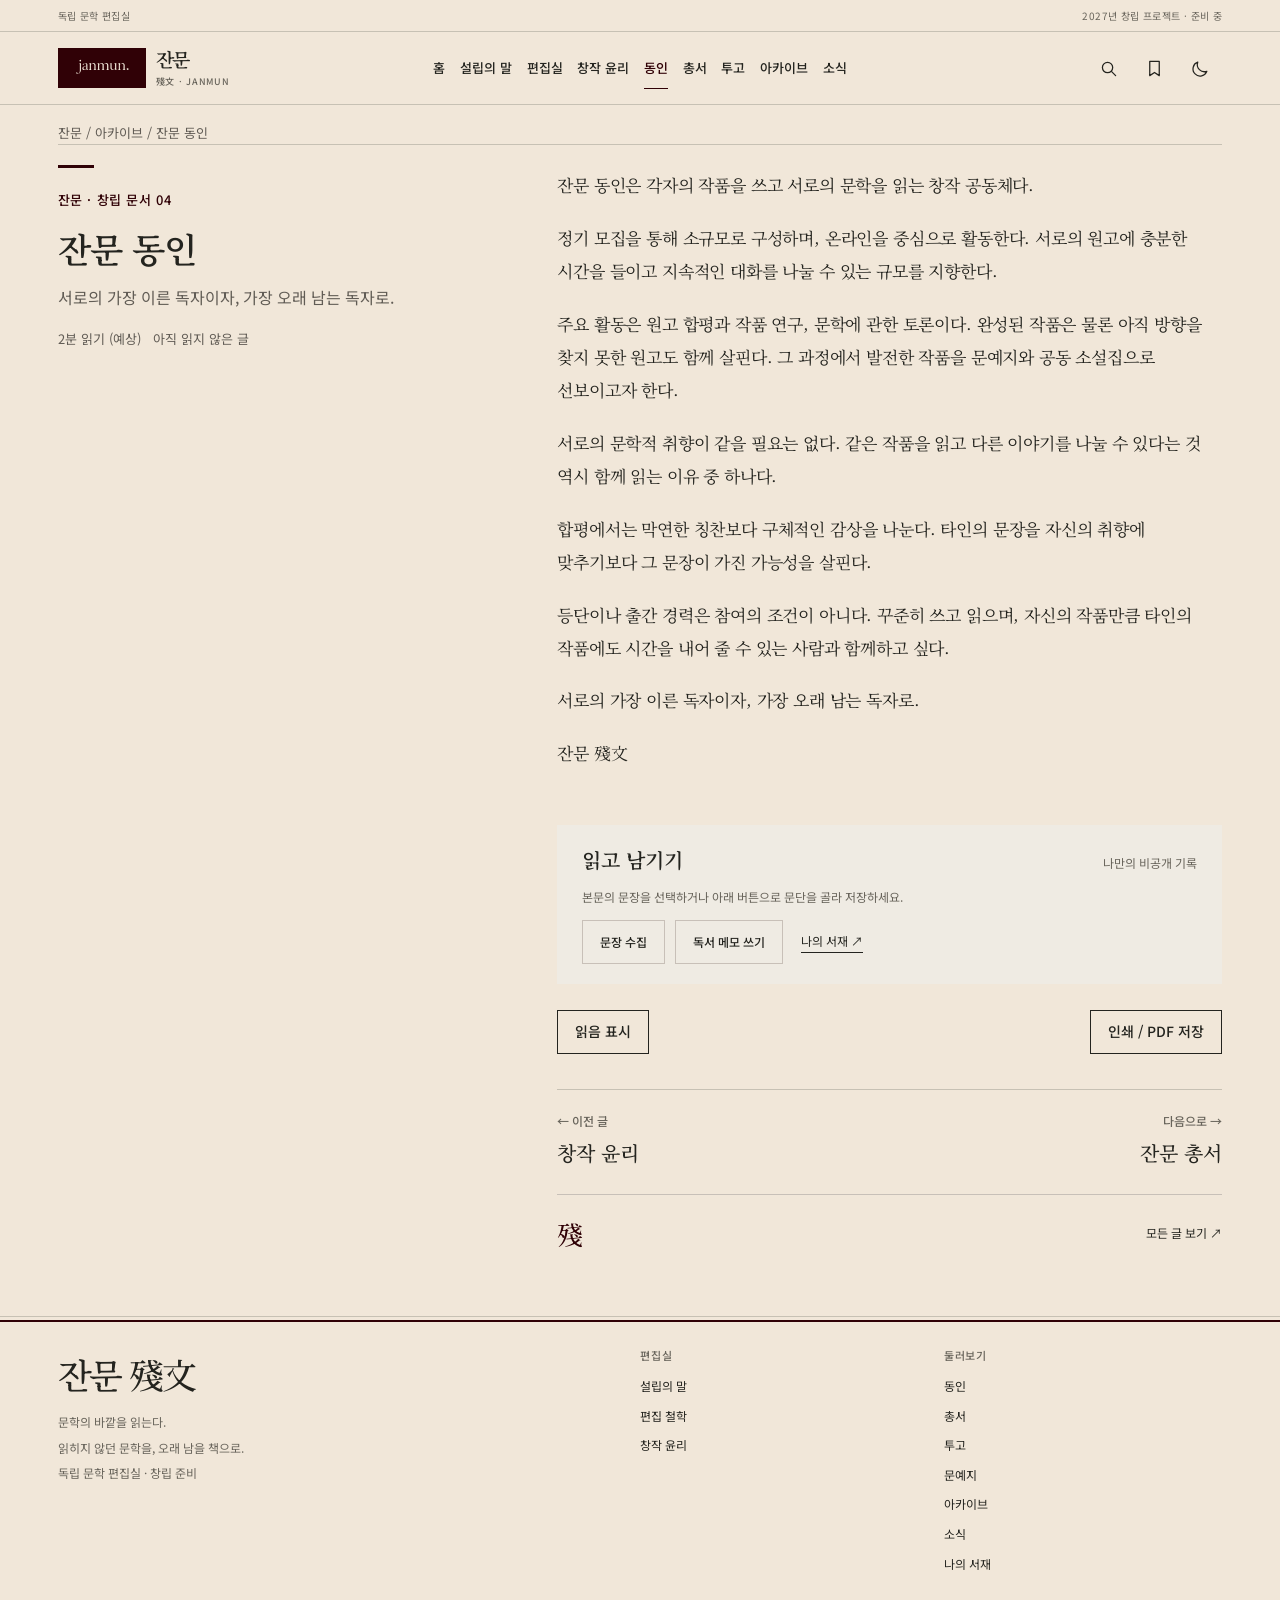
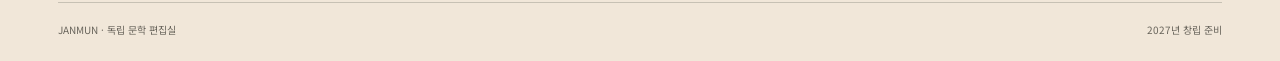
<file: members/index.html>
<!doctype html>
<html lang="ko" data-theme="light" data-site-root="../" data-start-route="members">
  <head>
    <meta charset="utf-8">
    <meta name="viewport" content="width=device-width,initial-scale=1,viewport-fit=cover">
    <meta name="theme-color" content="#f1e7d9">
    <link rel="icon" type="image/svg+xml" href="../assets/janmun-mark.svg">
    <link rel="stylesheet" href="../css/style.css?v=1.0.2">
    <script src="../js/news-data.js?v=0.9.9" defer></script>
    <script src="../js/main.js?v=1.1.1" defer></script>
    <!-- JANMUN SEO BEGIN -->
    <title>잔문 동인 | 온라인 문학 창작 공동체</title>
    <meta name="description" content="원고 합평, 작품 연구와 문학 토론을 함께하는 잔문 동인. 첫 정기 모집 준비 중.">
    <link rel="canonical" href="https://janmun-editorial.github.io/members/">
    <meta name="robots" content="index, follow">
    <meta property="og:type" content="website">
    <meta property="og:site_name" content="잔문 殘文">
    <meta property="og:locale" content="ko_KR">
    <meta property="og:title" content="잔문 동인 | 온라인 문학 창작 공동체">
    <meta property="og:description" content="원고 합평, 작품 연구와 문학 토론을 함께하는 잔문 동인. 첫 정기 모집 준비 중.">
    <meta property="og:url" content="https://janmun-editorial.github.io/members/">
    <meta property="og:image" content="https://janmun-editorial.github.io/assets/share.png">
    <meta property="og:image:width" content="1200">
    <meta property="og:image:height" content="630">
    <meta property="og:image:alt" content="잔문 편집실 로고">
    <meta name="twitter:card" content="summary_large_image">
    <meta name="twitter:title" content="잔문 동인 | 온라인 문학 창작 공동체">
    <meta name="twitter:description" content="원고 합평, 작품 연구와 문학 토론을 함께하는 잔문 동인. 첫 정기 모집 준비 중.">
    <meta name="twitter:image" content="https://janmun-editorial.github.io/assets/share.png">
    <script type="application/ld+json">{"@context":"https://schema.org","@type":"WebPage","name":"잔문 동인 | 온라인 문학 창작 공동체","description":"원고 합평, 작품 연구와 문학 토론을 함께하는 잔문 동인. 첫 정기 모집 준비 중.","url":"https://janmun-editorial.github.io/members/","inLanguage":"ko","isPartOf":{"@id":"https://janmun-editorial.github.io/#website"}}</script>
    <!-- JANMUN SEO END -->
  </head>
  <body>
    <a class="skip" href="#main">본문 바로가기</a>
    <div class="progress" aria-hidden="true">
    </div>
    <div class="utility">
      <div class="shell">
        <span>독립 문학 편집실</span><span>2027년 창립 프로젝트 · 준비 중</span>
      </div>
    </div>
    <header class="mast">
      <div class="shell mast-in">
        <a class="brand" href="../" data-route-link="home" aria-label="잔문 홈"><img class="brand-mark" src="../assets/janmun-mark.svg" alt="" width="43" height="43"><span class="brand-text">잔문<small>殘文 · JANMUN</small></span></a>
        <nav class="nav" id="navigation" aria-label="주 메뉴">
          <a href="../" data-route-link="home">홈</a>
          <a href="../about/" data-route-link="about">설립의 말</a>
          <a href="../editorial/" data-route-link="editorial">편집실</a>
          <a href="../ethics/" data-route-link="ethics">창작 윤리</a>
          <a href="../members/" data-route-link="members">동인</a>
          <a href="../books/" data-route-link="books">총서</a>
          <a href="../submission/" data-route-link="submission">투고</a>
          <a href="../archive/" data-route-link="archive">아카이브</a>
          <a href="../news/" data-route-link="news">소식</a>
        </nav>
        <div class="tools">
          <button class="iconbtn" id="search-open" aria-label="글 검색" title="글 검색"><svg viewBox="0 0 24 24"><circle cx="10.8" cy="10.8" r="6.5"/><path d="m16 16 5 5"/></svg></button>
          <a class="iconbtn" href="../saved/" data-route-link="saved" aria-label="나의 서재" title="나의 서재"><svg viewBox="0 0 24 24"><path d="M6 3h12v18l-6-4-6 4z"/></svg></a>
          <button class="iconbtn" id="theme" aria-label="화면 테마 전환" aria-pressed="false" title="어두운 화면"><svg viewBox="0 0 24 24"><path d="M20 15.5A9 9 0 0 1 8.5 4 9 9 0 1 0 20 15.5Z"/></svg></button>
          <button class="iconbtn mobile" id="mobile" aria-label="메뉴 열기" aria-controls="navigation" aria-expanded="false"><svg viewBox="0 0 24 24"><path d="M3 6h18M3 12h18M3 18h18"/></svg></button>
        </div>
      </div>
    </header>
    <main id="main" tabindex="-1">
      <!-- Home: editorial masthead, lead essay and contents -->
      <template data-janmun-view="home">
      <section class="view shell" id="page-home" hidden>
        <div class="edition-line">
          <span>독립 문학 편집실</span>
          <span class="edition-center">문학의 바깥을 읽는다.</span>
          <span>창립 준비 · 2027</span>
        </div>
        <div class="front-masthead">
          <h1 class="front-title">잔문<span>殘文</span></h1>
          <div class="front-imprint">
            <span>JANMUN</span>
            <span>독립 문학 편집실</span>
          </div>
        </div>

        <section class="front-feature" aria-labelledby="lead-title">
          <figure class="front-art">
            <div class="founding-plate" role="group" aria-label="잔문의 창립 표제">
              <div class="founding-plate-header">
                <span>殘文</span><span>창립 문서 01</span>
              </div>
              <div class="founding-plate-body">
                <div class="founding-characters" aria-label="미독">
                  <span aria-hidden="true">未</span><span aria-hidden="true">讀</span>
                </div>
                <p class="founding-note"><span>아직</span><span>읽히지</span><span>않은 글.</span></p>
              </div>
              <div class="founding-plate-footer">
                <p>그렇게 만든 책이 누군가의 책장에 오래 남아 있기를 바란다.</p>
                <span class="founding-seal" aria-hidden="true">殘</span>
              </div>
            </div>
            <figcaption><span>미독 未讀</span><span>잔문 편집 그래픽 01</span></figcaption>
          </figure>
          <div class="front-copy">
            <div class="front-kicker"><span>창립 문서</span><span>01 / 04</span></div>
            <h2 id="lead-title">읽히지 않던 문학을, 오래 남을 책으로.</h2>
            <p>잔문은 소설을 읽고, 다듬고, 책으로 만드는 작은 문학 편집실이다.</p>
            <div class="front-actions">
              <a class="primary" href="../about/" data-route-link="about">설립의 말 읽기 <span aria-hidden="true">↗</span></a>
              <a class="textlink" href="../archive/?category=journal" data-route-link="journal">문예지 둘러보기 →</a>
            </div>
          </div>
        </section>

        <div class="home-notice"><span class="eyebrow">편집실 소식</span><a href="../news/founding/" data-route-link="news/founding">잔문은 창립을 준비하고 있다. <span aria-hidden="true">→</span></a></div>
        <div class="resume" id="resume" hidden>
          <div><span class="eyebrow">마지막으로 읽은 글</span><a id="resume-link" href="../archive/" data-route-link="archive"></a></div>
          <button id="resume-clear" type="button">기록 지우기</button>
        </div>

        <div class="front-index">
          <section class="front-contents" aria-labelledby="contents-title">
            <div class="section-top">
              <div><span class="eyebrow">창립 문서 01—04</span><h2 id="contents-title">잔문의 목차</h2></div>
              <a class="textlink" href="../archive/" data-route-link="archive">전체 보기 ↗</a>
            </div>
            <div class="entry-grid">
              <a class="entry" href="../about/" data-route-link="about"><span class="entry-no">01</span><h3>설립의 말</h3><p>문학의 바깥을 읽는 이유<span class="entry-detail" data-entry-meta="about"></span></p><span class="entry-arrow" aria-hidden="true">↗</span></a>
              <a class="entry" href="../editorial/" data-route-link="editorial"><span class="entry-no">02</span><h3>편집 철학</h3><p>무엇을 남길 것인가.<span class="entry-detail" data-entry-meta="editorial"></span></p><span class="entry-arrow" aria-hidden="true">↗</span></a>
              <a class="entry" href="../ethics/" data-route-link="ethics"><span class="entry-no">03</span><h3>창작 윤리</h3><p>완벽함이 아니라 정직함.<span class="entry-detail" data-entry-meta="ethics"></span></p><span class="entry-arrow" aria-hidden="true">↗</span></a>
              <a class="entry" href="../members/" data-route-link="members"><span class="entry-no">04</span><h3>잔문 동인</h3><p>서로의 가장 이른 독자이자, 가장 오래 남는 독자로.<span class="entry-detail" data-entry-meta="members"></span></p><span class="entry-arrow" aria-hidden="true">↗</span></a>
            </div>
          </section>
          <aside class="front-margin">
            <span class="eyebrow">문장 하나</span>
            <blockquote id="front-quote">무엇을 남길 것인가.</blockquote>
            <a id="front-quote-source" href="../editorial/" data-route-link="editorial">편집 철학</a>
            <button class="quiet-button" type="button" id="next-quote">다른 문장 <span aria-hidden="true">↻</span></button>
          </aside>
        </div>

        <section class="front-projects" aria-labelledby="project-title">
          <div class="section-top">
            <div><span class="eyebrow">2027년 창립 프로젝트</span><h2 id="project-title">만들어 가는 것들</h2></div>
          </div>
          <div class="project-grid">
            <a class="project" href="../archive/?category=journal" data-route-link="journal"><span class="eyebrow">01 · 문예지</span><h3>아직 읽히지 않은 글.</h3><p>단편과 엽편, 창작의 기록을 발표할 공간.</p><span class="project-link">문예지 ↗</span></a>
            <a class="project" href="../members/" data-route-link="members"><span class="eyebrow">02 · 동인</span><h3>서로의 첫 독자로.</h3><p>정기 모집으로 함께하는 소규모 온라인 문학 공동체.</p><span class="project-link">동인 소개 ↗</span></a>
            <a class="project" href="../books/" data-route-link="books"><span class="eyebrow">03 · 총서</span><h3>한 권씩, 오래 남을 문학을.</h3><p>첫 공동 소설집을 준비하고 있다.</p><span class="project-link">총서 보기 ↗</span></a>
          </div>
        </section>
        <div class="front-invitation"><div><span class="eyebrow">창작자에게</span><h2>당신의 글을 기다리는 곳.</h2><p>현재 원고 접수와 동인 모집을 준비하고 있다.</p></div><a href="../submission/" data-route-link="submission" class="outline">투고 안내 읽기 ↗</a></div>
      </section>
      </template>
      <template data-janmun-view="about">
      <section class="view shell reading" id="page-about" hidden>
        <div class="crumb">
          <a href="../" data-route-link="home">잔문</a> / <a href="../archive/" data-route-link="archive">아카이브</a> / 설립의 말
        </div>
        <div class="reader-grid">
          <article class="editorial-spread">
            <header class="article-head editorial-heading">
              <p class="eyebrow">잔문 · 창립 문서 01</p>
              <h1>설립의 말</h1>
              <p>문학의 바깥을 읽는 이유</p>
              <div class="reading-meta">
                <span data-reading-time="about"></span><span data-reading-status="about"></span>
              </div>
            </header>
            <div class="prose editorial-copy">
              <p>잔문은 소설을 읽고, 다듬고, 책으로 만드는 작은 문학 편집실이다.</p>
              <p>우리는 작가가 어떤 이력을 가졌는지보다 어떤 글을 쓰는지에 관심이 있다. 인공지능을 활용한 글도, 혼자 힘으로 완성한 글도 그 자체로 읽고자 한다. 창작의 방식은 저마다 다를 수 있지만, 자신의 글을 대하는 태도만큼은 중요하게 생각한다.</p>
              <p>완성된 원고뿐 아니라 아직 고쳐 쓸 여지가 있는 글에도 관심을 기울인다. 작가가 쓰고 싶었던 이야기를 함께 고민하고, 그 사람의 문장을 잃지 않는 방향으로 작품을 다듬고 싶다.</p>
              <p>많은 책을 만드는 것보다 한 권의 책을 제대로 만드는 일에 마음을 둔다.</p>
              <p>그렇게 만든 책이 누군가의 책장에 오래 남아 있기를 바란다.</p>
              <p><strong>문학의 바깥을 읽는다.</strong></p>
              <p>잔문 殘文</p>
            </div>
            <div class="annotation-area">
              <div class="annotation-head"><h2>읽고 남기기</h2><span class="muted">나만의 비공개 기록</span></div>
              <p class="muted">본문의 문장을 선택하거나 아래 버튼으로 문단을 골라 저장하세요.</p>
              <div class="actions"><button class="outline" type="button" data-collect="about">문장 수집</button><button class="outline" type="button" data-note-open="about">독서 메모 쓰기</button><a class="textlink" href="../saved/" data-route-link="saved">나의 서재 ↗</a></div>
              <div class="note-editor" data-note-editor="about" hidden><label>이 글에 대한 메모<textarea rows="4" maxlength="3000" data-note-text="about" placeholder="읽으며 남은 생각을 적어 보세요."></textarea></label><div class="actions"><button class="primary" type="button" data-note-save="about">메모 저장</button><button class="outline" type="button" data-note-close="about">닫기</button></div></div>
            </div>
            <div class="reader-end-controls">
              <button class="outline" type="button" data-read="about" aria-pressed="false">읽음 표시</button><button class="outline" type="button" data-print>인쇄 / PDF 저장</button>
            </div>
            <div class="next-reading">
              <a href="../" data-route-link="home"><small>← 처음으로</small>잔문</a><a href="../editorial/" data-route-link="editorial"><small>다음 글 →</small>편집 철학</a>
            </div>
            <div class="article-end">
              <span>殘</span><a href="../archive/" data-route-link="archive">모든 글 보기 ↗</a>
            </div>
          </article>
        </div>
      </section>
      </template>
      <template data-janmun-view="editorial">
      <section class="view shell reading" id="page-editorial" hidden>
        <div class="crumb">
          <a href="../" data-route-link="home">잔문</a> / <a href="../archive/" data-route-link="archive">아카이브</a> / 편집 철학
        </div>
        <div class="reader-grid">
          <article class="editorial-spread">
            <header class="article-head editorial-heading">
              <p class="eyebrow">잔문 · 창립 문서 02</p>
              <h1>편집 철학</h1>
              <p>무엇을 남길 것인가.</p>
              <div class="reading-meta">
                <span data-reading-time="editorial"></span><span data-reading-status="editorial"></span>
              </div>
            </header>
            <div class="prose editorial-copy">
              <p>잔문은 익숙한 것을 낯설게 바라보는 소설에 관심이 있다.</p>
              <p>특별한 사건이 있어야 좋은 이야기가 되는 것은 아니다. 오래 함께 살아온 사람을 문득 이해할 수 없게 되는 순간이나, 무심코 지나친 일에서 이전과 다른 의미를 발견하는 일도 충분히 소설이 될 수 있다.</p>
              <p>우리는 작품이 다루는 소재보다 그것을 바라보는 작가의 시선을 중요하게 생각한다.</p>
              <p>원고를 살필 때에는 문장의 정확성, 인물의 개연성, 이야기의 구조를 함께 검토한다. 다만 모든 문장이 매끄러워야 한다고 생각하지는 않는다. 작품의 결함과 작가의 개성을 구분하는 것 역시 편집의 몫이기 때문이다.</p>
              <p>고쳐야 할 문장과 고치지 말아야 할 문장 사이에서 충분히 고민한다.</p>
              <p>잔문이라는 이름에는 그러한 뜻도 담겨 있다.</p>
              <p>무엇을 남길 것인가.</p>
              <p>우리가 원고를 읽으며 가장 오래 생각하는 질문이다.</p>
            </div>
            <div class="annotation-area">
              <div class="annotation-head"><h2>읽고 남기기</h2><span class="muted">나만의 비공개 기록</span></div>
              <p class="muted">본문의 문장을 선택하거나 아래 버튼으로 문단을 골라 저장하세요.</p>
              <div class="actions"><button class="outline" type="button" data-collect="editorial">문장 수집</button><button class="outline" type="button" data-note-open="editorial">독서 메모 쓰기</button><a class="textlink" href="../saved/" data-route-link="saved">나의 서재 ↗</a></div>
              <div class="note-editor" data-note-editor="editorial" hidden><label>이 글에 대한 메모<textarea rows="4" maxlength="3000" data-note-text="editorial" placeholder="읽으며 남은 생각을 적어 보세요."></textarea></label><div class="actions"><button class="primary" type="button" data-note-save="editorial">메모 저장</button><button class="outline" type="button" data-note-close="editorial">닫기</button></div></div>
            </div>
            <div class="reader-end-controls">
              <button class="outline" type="button" data-read="editorial" aria-pressed="false">읽음 표시</button><button class="outline" type="button" data-print>인쇄 / PDF 저장</button>
            </div>
            <div class="next-reading">
              <a href="../about/" data-route-link="about"><small>← 이전 글</small>설립의 말</a><a href="../ethics/" data-route-link="ethics"><small>다음 글 →</small>창작 윤리</a>
            </div>
            <div class="article-end">
              <span>殘</span><a href="../archive/" data-route-link="archive">모든 글 보기 ↗</a>
            </div>
          </article>
        </div>
      </section>
      </template>
      <template data-janmun-view="ethics">
      <section class="view shell reading" id="page-ethics" hidden>
        <div class="crumb">
          <a href="../" data-route-link="home">잔문</a> / <a href="../archive/" data-route-link="archive">아카이브</a> / 창작 윤리
        </div>
        <div class="reader-grid">
          <article class="editorial-spread">
            <header class="article-head editorial-heading">
              <p class="eyebrow">잔문 · 창립 문서 03</p>
              <h1>창작 윤리</h1>
              <p>완벽함이 아니라 정직함.</p>
              <div class="reading-meta">
                <span data-reading-time="ethics"></span><span data-reading-status="ethics"></span>
              </div>
            </header>
            <div class="prose editorial-copy">
              <p>창작의 방식은 저마다 다르지만, 작품에 대한 책임까지 달라지는 것은 아니다.</p>
              <p>잔문은 인공지능의 활용을 창작의 결격 사유로 삼지 않는다. 다만 사용한 도구와 그 개입 범위를 사실대로 밝히고, 타인의 저작물과 권리를 존중하는 것을 기본으로 삼는다.</p>
              <p>우리는 모든 문장을 직접 작성했다는 사실만으로 창작의 주체성이 증명된다고 생각하지 않는다. 무엇을 받아들이고 무엇을 거절했는지, 어떤 판단을 거쳐 작품을 완성했는지 역시 창작의 일부다.</p>
              <p>그러나 도구의 도움을 받았다는 사실이 작품의 결함이나 윤리적 문제에 대한 면책 사유가 될 수는 없다. 최종 원고에 대한 판단과 책임은 창작자에게 있다.</p>
              <p>창작의 과정을 숨기지 않는다.<br>타인의 것을 자신의 것으로 내놓지 않는다.<br>자신이 완성한 작품에 책임을 진다.</p>
              <p>잔문이 창작자에게 바라는 것은 완벽함이 아니라 정직함이다.</p>
            </div>
            <div class="annotation-area">
              <div class="annotation-head"><h2>읽고 남기기</h2><span class="muted">나만의 비공개 기록</span></div>
              <p class="muted">본문의 문장을 선택하거나 아래 버튼으로 문단을 골라 저장하세요.</p>
              <div class="actions"><button class="outline" type="button" data-collect="ethics">문장 수집</button><button class="outline" type="button" data-note-open="ethics">독서 메모 쓰기</button><a class="textlink" href="../saved/" data-route-link="saved">나의 서재 ↗</a></div>
              <div class="note-editor" data-note-editor="ethics" hidden><label>이 글에 대한 메모<textarea rows="4" maxlength="3000" data-note-text="ethics" placeholder="읽으며 남은 생각을 적어 보세요."></textarea></label><div class="actions"><button class="primary" type="button" data-note-save="ethics">메모 저장</button><button class="outline" type="button" data-note-close="ethics">닫기</button></div></div>
            </div>
            <div class="reader-end-controls">
              <button class="outline" type="button" data-read="ethics" aria-pressed="false">읽음 표시</button><button class="outline" type="button" data-print>인쇄 / PDF 저장</button>
            </div>
            <div class="next-reading">
              <a href="../editorial/" data-route-link="editorial"><small>← 이전 글</small>편집 철학</a><a href="../members/" data-route-link="members"><small>다음 글 →</small>잔문 동인</a>
            </div>
            <div class="article-end">
              <span>殘</span><a href="../archive/" data-route-link="archive">모든 글 보기 ↗</a>
            </div>
          </article>
        </div>
      </section>
      </template>
      <section class="view shell reading" id="page-members">
        <div class="crumb">
          <a href="../" data-route-link="home">잔문</a> / <a href="../archive/" data-route-link="archive">아카이브</a> / 잔문 동인
        </div>
        <div class="reader-grid">
          <article class="editorial-spread">
            <header class="article-head editorial-heading">
              <p class="eyebrow">잔문 · 창립 문서 04</p>
              <h1>잔문 동인</h1>
              <p>서로의 가장 이른 독자이자, 가장 오래 남는 독자로.</p>
              <div class="reading-meta">
                <span data-reading-time="members"></span><span data-reading-status="members"></span>
              </div>
            </header>
            <div class="prose editorial-copy">
              <p>잔문 동인은 각자의 작품을 쓰고 서로의 문학을 읽는 창작 공동체다.</p>
              <p>정기 모집을 통해 소규모로 구성하며, 온라인을 중심으로 활동한다. 서로의 원고에 충분한 시간을 들이고 지속적인 대화를 나눌 수 있는 규모를 지향한다.</p>
              <p>주요 활동은 원고 합평과 작품 연구, 문학에 관한 토론이다. 완성된 작품은 물론 아직 방향을 찾지 못한 원고도 함께 살핀다. 그 과정에서 발전한 작품을 문예지와 공동 소설집으로 선보이고자 한다.</p>
              <p>서로의 문학적 취향이 같을 필요는 없다. 같은 작품을 읽고 다른 이야기를 나눌 수 있다는 것 역시 함께 읽는 이유 중 하나다.</p>
              <p>합평에서는 막연한 칭찬보다 구체적인 감상을 나눈다. 타인의 문장을 자신의 취향에 맞추기보다 그 문장이 가진 가능성을 살핀다.</p>
              <p>등단이나 출간 경력은 참여의 조건이 아니다. 꾸준히 쓰고 읽으며, 자신의 작품만큼 타인의 작품에도 시간을 내어 줄 수 있는 사람과 함께하고 싶다.</p>
              <p>서로의 가장 이른 독자이자, 가장 오래 남는 독자로.</p>
              <p>잔문 殘文</p>
            </div>
            <div class="annotation-area">
              <div class="annotation-head"><h2>읽고 남기기</h2><span class="muted">나만의 비공개 기록</span></div>
              <p class="muted">본문의 문장을 선택하거나 아래 버튼으로 문단을 골라 저장하세요.</p>
              <div class="actions"><button class="outline" type="button" data-collect="members">문장 수집</button><button class="outline" type="button" data-note-open="members">독서 메모 쓰기</button><a class="textlink" href="../saved/" data-route-link="saved">나의 서재 ↗</a></div>
              <div class="note-editor" data-note-editor="members" hidden><label>이 글에 대한 메모<textarea rows="4" maxlength="3000" data-note-text="members" placeholder="읽으며 남은 생각을 적어 보세요."></textarea></label><div class="actions"><button class="primary" type="button" data-note-save="members">메모 저장</button><button class="outline" type="button" data-note-close="members">닫기</button></div></div>
            </div>
            <div class="reader-end-controls">
              <button class="outline" type="button" data-read="members" aria-pressed="false">읽음 표시</button><button class="outline" type="button" data-print>인쇄 / PDF 저장</button>
            </div>
            <div class="next-reading">
              <a href="../ethics/" data-route-link="ethics"><small>← 이전 글</small>창작 윤리</a><a href="../books/" data-route-link="books"><small>다음으로 →</small>잔문 총서</a>
            </div>
            <div class="article-end">
              <span>殘</span><a href="../archive/" data-route-link="archive">모든 글 보기 ↗</a>
            </div>
          </article>
        </div>
      </section>
      <template data-janmun-view="archive">
      <section class="view shell" id="page-archive" hidden>
        <div class="archive-intro editorial-spread">
          <header class="archive-heading editorial-heading">
            <span class="archive-rule" aria-hidden="true"></span>
            <span class="eyebrow">殘文 · 文學記錄</span>
            <h1>아카이브</h1>
            <p>문학이 만들어지고 남겨진 자리.</p>
          </header>
          <div class="archive-intro-copy editorial-copy">
            <p>잔문의 창립 문서부터 작가의 작품, 편집 과정과 문학에 관한 대화까지. 한 편의 글이 완성되기까지의 시간과 그 이후에 남겨진 기록을 모은다.</p>
            <p>잔문이 지나온 시간은 이곳에 쌓인다.</p>
          </div>
        </div>
        <div class="page-body archive-body">
          <div class="archive-controls">
            <div class="archive-categories" role="group" aria-label="기록 분류">
              <button type="button" data-archive-category="all" aria-pressed="true">전체<span data-archive-category-count="all"></span></button>
              <button type="button" data-archive-category="founding" aria-pressed="false">창립 문서<span data-archive-category-count="founding"></span></button>
              <button type="button" data-archive-category="journal" aria-pressed="false">문예지<span data-archive-category-count="journal"></span></button>
              <button type="button" data-archive-category="author" aria-pressed="false">작가 기록<span data-archive-category-count="author"></span></button>
              <button type="button" data-archive-category="editing" aria-pressed="false">편집 기록<span data-archive-category-count="editing"></span></button>
              <button type="button" data-archive-category="criticism" aria-pressed="false">문학 비평<span data-archive-category-count="criticism"></span></button>
              <button type="button" data-archive-category="publication" aria-pressed="false">출간 기록<span data-archive-category-count="publication"></span></button>
              <button type="button" data-archive-category="community" aria-pressed="false">공동체 기록<span data-archive-category-count="community"></span></button>
            </div>
            <div class="searchbar archive-search">
              <input type="search" id="archive-query" placeholder="제목·본문·작가 검색" aria-label="아카이브 검색">
              <select id="archive-filter" aria-label="독서 상태"><option value="all">모든 글</option><option value="saved">저장한 글만</option><option value="unread">읽지 않은 글</option><option value="read">읽은 글</option></select>
              <select id="archive-author" aria-label="작가"><option value="all">모든 작가</option></select>
              <select id="archive-year" aria-label="등록 연도"><option value="all">모든 등록 연도</option></select>
              <select id="archive-sort" aria-label="기록 정렬"><option value="number">기록 번호순</option><option value="newest">최근 등록순</option><option value="oldest">오래된 등록순</option></select>
            </div>
          </div>
          <div class="archive-results-head"><div class="archive-count" id="archive-count" aria-live="polite"></div><a class="textlink" href="../saved/" data-route-link="saved">나의 서재 ↗</a></div>
          <div id="archive-list" class="archive-list"><!-- STATIC archive-list BEGIN --><div class="archive-row"><span class="eyebrow">01</span><a href="../about/" data-route-link="about"><span class="archive-record-meta">창립 문서 · 잔문 · 등록 2026-11-24</span><h3>설립의 말</h3><p>문학의 바깥을 읽는 이유</p></a></div><div class="archive-row"><span class="eyebrow">02</span><a href="../editorial/" data-route-link="editorial"><span class="archive-record-meta">창립 문서 · 잔문 · 등록 2026-11-24</span><h3>편집 철학</h3><p>무엇을 남길 것인가.</p></a></div><div class="archive-row"><span class="eyebrow">03</span><a href="../ethics/" data-route-link="ethics"><span class="archive-record-meta">창립 문서 · 잔문 · 등록 2026-11-24</span><h3>창작 윤리</h3><p>완벽함이 아니라 정직함.</p></a></div><div class="archive-row"><span class="eyebrow">04</span><a href="../members/" data-route-link="members"><span class="archive-record-meta">창립 문서 · 잔문 · 등록 2026-11-24</span><h3>잔문 동인</h3><p>서로의 가장 이른 독자이자, 가장 오래 남는 독자로.</p></a></div><!-- STATIC archive-list END --></div>
          <div class="archive-empty-actions" id="archive-empty-actions" hidden><a class="outline" href="../submission/" data-route-link="submission">투고 안내 →</a></div>
          <p class="archive-footnote">기록의 등록일은 아카이브에 수록한 날짜이며, 최초 집필일이나 발표일과 다를 수 있다. 작가의 미공개 원고와 합평·편집 기록은 동의를 얻은 경우에만 공개한다.</p>
        </div>
      </section>
      </template>
      <template data-janmun-view="saved">
      <section class="view shell" id="page-saved" hidden>
        <div class="editorial-spread library-intro">
          <header class="editorial-heading">
            <span class="editorial-rule" aria-hidden="true"></span>
            <span class="eyebrow">나의 독서 기록</span>
            <h1>나의 서재</h1>
          </header>
          <div class="editorial-copy"><p>읽고, 남기고, 다시 펼쳐 보는 곳. 기록은 이 브라우저에만 저장됩니다.</p></div>
        </div>
        <div class="page-body">
          <div class="library-summary" aria-label="서재 현황">
            <div><strong id="save-count">0</strong><span>저장한 글</span></div>
            <div><strong id="finished-count">0</strong><span>읽은 글</span></div>
            <div><strong id="quote-count">0</strong><span>수집한 문장</span></div>
            <div><strong id="note-count">0</strong><span>독서 메모</span></div>
          </div>
          <div class="library-tabs" role="group" aria-label="서재 분류">
            <button type="button" data-library-tab="saved" aria-pressed="true">보관함</button>
            <button type="button" data-library-tab="quotes" aria-pressed="false">문장 수집</button>
            <button type="button" data-library-tab="notes" aria-pressed="false">독서 메모</button>
            <button type="button" data-library-tab="history" aria-pressed="false">읽은 기록</button>
          </div>
          <div id="library-saved" class="library-panel"><div class="archive-list" id="saved-list"></div><p><a class="outline" href="../archive/" data-route-link="archive">다른 글 찾기 →</a></p></div>
          <div id="library-quotes" class="library-panel" hidden><div id="quote-list" class="archive-list"></div></div>
          <div id="library-notes" class="library-panel" hidden><div id="note-list" class="archive-list"></div></div>
          <div id="library-history" class="library-panel" hidden><div id="history-list" class="archive-list"></div></div>
          <div class="library-export"><p class="muted">기기를 바꾸거나 브라우저 데이터를 삭제하기 전에 기록을 파일로 보관하세요.</p><button type="button" class="outline" id="library-export">서재 기록 내려받기 ↓</button></div>
        </div>
      </section>
      </template>
      <template data-janmun-view="books">
      <section class="view shell" id="page-books" hidden>
        <div class="series-intro editorial-spread">
          <header class="series-heading editorial-heading">
            <span class="series-rule" aria-hidden="true"></span>
            <span class="eyebrow">출간 준비</span>
            <h1>잔문 총서</h1>
            <p>한 권씩, 오래 남을 문학을.</p>
          </header>
          <div class="prose series-copy editorial-copy">
            <p>잔문 총서는 서로 다른 작가의 문학을 한 권씩 엮어 가는 출간 프로젝트다.</p>
            <p>단편소설집과 공동 소설집을 중심으로 시작하되, 작품에 따라 책의 형태와 구성을 달리하고자 한다. 한 권의 책이 가진 고유한 성격을 존중하며, 정해진 형식에 작품을 맞추지 않는다.</p>
            <p>원고의 선정부터 편집, 표지와 지면의 구성까지 작품을 읽는 경험의 일부라고 생각한다. 내용과 형식이 서로 어긋나지 않는 책을 만들고 싶다.</p>
            <p>출간의 수나 속도에 얽매이지 않는다. 각자의 작품에 필요한 시간을 들이고, 충분한 편집을 거쳐 독자에게 건넨다.</p>
            <p>잔문의 책이 책장에 꽂힌 뒤에도 몇 번쯤 다시 펼쳐지는 책이기를 바란다.</p>
            <p>한 권씩, 오래 남을 문학을.</p>
            <p>잔문 殘文</p>
          </div>
        </div>
        <div class="section-top"><h2>첫 출간 프로젝트</h2><span class="muted">기획 단계</span></div>
        <div class="page-body book-layout">
          <div class="book-cover" aria-label="첫 공동 소설집 표지 콘셉트, 제목 미정">
            <span>殘文 · 공동선 001 / 기획 시안</span><strong>잔문 공동선</strong><span>첫 번째 소설집 · 제목 미정</span>
          </div>
          <div class="book-info">
            <span class="status">출간 기획 중</span>
            <h2>첫 번째 공동 소설집</h2>
            <p>서로 다른 작가의 엽편과 단편을 한 권으로 엮는 첫 번째 프로젝트다. 작품의 완성도를 중심으로 원고를 선정하며, 제목과 수록작은 아직 확정되지 않았다.</p>
            <dl class="facts">
              <dt>출간 목표</dt><dd>2027년 하반기 (안)</dd>
              <dt>구성</dt><dd>엽편·단편소설</dd>
              <dt>출간 형태</dt><dd>종이책 중심 · 전자책 병행 계획</dd>
              <dt>작가</dt><dd>모집 전</dd>
              <dt>판매</dt><dd>미정 · 예약 접수 없음</dd>
            </dl>
            <a class="outline" href="../members/" data-route-link="members">잔문 동인에 관하여 →</a>
          </div>
        </div>
        <div class="section-top"><h2>총서의 구성</h2><span class="muted">기획 분류</span></div>
        <div class="page-body">
          <p>공동선과 소설선을 중심으로 시작하고, 작품과 운영 여건에 따라 다른 시리즈를 확장할 계획이다.</p>
          <dl class="facts">
            <dt>잔문 소설선</dt><dd>개인 단편·중편 소설집</dd>
            <dt>잔문 공동선</dt><dd>여러 작가의 공동 소설집</dd>
            <dt>잔문 엽편선</dt><dd>짧은 소설을 엮은 작품집</dd>
            <dt>잔문 문고</dt><dd>작은 판형의 문학 시리즈</dd>
            <dt>잔문 특별판</dt><dd>작품의 특성에 따른 별도 기획</dd>
          </dl>
          <p class="muted">현재 출간된 도서는 없으며, 세부 출간 일정은 확정 후 소식에서 안내한다.</p>
          <a class="outline" href="../news/" data-route-link="news">잔문 소식 →</a>
        </div>
      </section>
      </template>
      <template data-janmun-view="submission">
      <section class="view shell" id="page-submission" hidden>
        <div class="editorial-spread submission-intro">
          <header class="editorial-heading">
            <span class="editorial-rule" aria-hidden="true"></span>
            <span class="eyebrow">접수 준비</span>
            <h1>투고</h1>
            <p>창작의 방식을 숨기지 않고도 작품을 건넬 수 있는 곳.</p>
          </header>
          <div class="editorial-copy">
            <span class="status">현재 모집 및 원고 접수 준비 중</span>
            <p class="recruit-note">동인 및 작가 모집 일정, 원고 제출 방법, 세부 심사 기준은 확정 후 이 페이지에서 공개합니다.</p>
          </div>
        </div>
        <div class="submission-faq-layout">
          <div class="faq-nav">
            <span class="eyebrow">투고 안내 · Q&amp;A</span>
            <h2>투고에 관하여</h2>
            <p>투고 전에 궁금한 사항을 확인하세요. 세부 접수 기준은 모집 공고에서 확정합니다.</p>
            <div class="faq-filters" role="group" aria-label="질문 분류">
              <button type="button" data-faq-filter="all" aria-pressed="true">전체</button>
              <button type="button" data-faq-filter="eligibility" aria-pressed="false">투고 자격</button>
              <button type="button" data-faq-filter="ai" aria-pressed="false">AI 활용</button>
              <button type="button" data-faq-filter="review" aria-pressed="false">심사 및 편집</button>
              <button type="button" data-faq-filter="rights" aria-pressed="false">비용 및 권리</button>
              <button type="button" data-faq-filter="apply" aria-pressed="false">접수 안내</button>
            </div>
            <p><a class="textlink" href="../ethics/" data-route-link="ethics">창작 윤리 전문 읽기 ↗</a></p>
          </div>
          <div class="faq" id="submission-faq">
            <section class="faq-group" data-faq-group="eligibility" aria-label="투고 자격">
              <h3>투고 자격</h3>
              <details>
                <summary>누구나 투고할 수 있나요?</summary>
                <div class="faq-answer"><p>등단 여부나 출간 경력에 관계없이 투고할 수 있습니다. 처음 소설을 쓰는 분부터 꾸준히 작품 활동을 이어 온 분까지, 창작자의 이력보다 제출한 작품 자체를 중심으로 검토합니다.</p><p>잔문 동인에 소속되어 있지 않아도 투고할 수 있습니다.</p></div>
              </details>
              <details>
                <summary>어떤 작품을 투고할 수 있나요?</summary>
                <div class="faq-answer"><p>엽편소설과 단편소설을 중심으로 원고를 검토할 예정입니다. 특정한 분위기나 주제를 잔문의 취향에 맞추어 작성할 필요는 없습니다.</p><p>중편 및 장편소설의 접수 여부, 분량과 제출 형식은 모집 공고에서 안내합니다.</p></div>
              </details>
              <details>
                <summary>아직 완성하지 못한 원고도 제출할 수 있나요?</summary>
                <div class="faq-answer"><p>정식 출간 투고는 완결된 원고를 원칙으로 준비하고 있습니다. 완결된 원고라도 수정과 발전 가능성을 함께 검토합니다.</p><p>집필 중인 작품에 대한 지속적인 합평을 원하신다면 잔문 동인 활동을 권장합니다.</p></div>
              </details>
              <details>
                <summary>이미 다른 플랫폼에 공개한 작품도 제출할 수 있나요?</summary>
                <div class="faq-answer"><p>개인 블로그나 브런치 등에서 공개한 작품도 기존 계약 및 권리 관계에 문제가 없다면 검토할 수 있는 방향으로 준비하고 있습니다.</p><p>이전에 공개하거나 출간한 이력은 투고 시 밝혀 주시기 바랍니다. 기발표작의 구체적인 접수 기준은 모집 공고에서 확정합니다.</p></div>
              </details>
            </section>
            <section class="faq-group" data-faq-group="ai" aria-label="AI 활용">
              <h3>AI 활용</h3>
              <details>
                <summary>인공지능을 활용한 작품도 투고할 수 있나요?</summary>
                <div class="faq-answer"><p>가능합니다. 소재 발굴, 자료 조사, 이야기의 구조 설계, 초고 작성, 문장 수정 등 창작 과정에서 인공지능을 활용한 작품도 검토 대상입니다.</p><p>다만 인공지능의 개입 과정과 범위를 사실대로 밝히고, 타인의 권리를 존중하며 최종 원고에 대한 책임을 져야 합니다. 활용 여부만으로 작품의 문학적 가치를 판단하지 않습니다.</p></div>
              </details>
              <details>
                <summary>인공지능 활용 내역은 어느 정도까지 공개해야 하나요?</summary>
                <div class="faq-answer"><p>사용한 도구, 활용 목적, 개입한 창작 단계, 최종 작품에 반영된 범위를 설명해 주시면 됩니다. 단순 교정인지 문장 생성이나 사건 구성에도 활용했는지 구분해 주시기 바랍니다.</p><p>정확한 활용 비율을 산출하기 어려운 경우 창작 과정에서 이루어진 판단과 수정 내용을 구체적으로 설명해 주시기 바랍니다. 세부 제출 양식은 모집 공고에서 안내합니다.</p></div>
              </details>
              <details>
                <summary>인공지능을 사용하지 않은 작품도 투고할 수 있나요?</summary>
                <div class="faq-answer"><p>물론입니다. 인공지능은 잔문의 창작자에게 요구되는 도구가 아닙니다. 어떠한 도구를 사용했는지보다 작품에 담긴 창작자의 시선과 문학적 완성도를 중요하게 생각합니다.</p></div>
              </details>
            </section>
            <section class="faq-group" data-faq-group="review" aria-label="심사 및 편집">
              <h3>심사 및 편집</h3>
              <details>
                <summary>원고는 어떤 기준으로 심사하나요?</summary>
                <div class="faq-answer"><p>작가의 이력이나 인지도보다 작품의 문학적 요소를 중심으로 검토합니다. 모두 완벽한 작품만을 찾는 것은 아니며, 작품마다 가진 강점과 발전 가능성을 종합적으로 살핍니다.</p><ul><li>작품의 독창성과 고유한 시선</li><li>문장의 완성도와 표현의 적절성</li><li>인물과 사건의 개연성</li><li>이야기의 구조와 완결성</li><li>작품의 정서적·사유적 깊이</li><li>편집을 통한 발전 가능성</li></ul></div>
              </details>
              <details>
                <summary>투고하면 어떤 과정을 거치게 되나요?</summary>
                <div class="faq-answer"><p>기본 제출 요건과 창작 윤리 준수 여부를 확인한 뒤 작품에 대한 편집 검토를 진행할 예정입니다. 추가 검토가 필요하면 창작 과정에 대한 질문이나 수정 제안을 드릴 수 있습니다.</p><p>최종 출간 여부는 작품 검토, 출간 여건 및 창작자와의 협의를 거쳐 결정합니다. 투고나 동인 참여 자체가 출간을 보장하지는 않습니다.</p></div>
              </details>
              <details>
                <summary>편집 과정에서 원고가 크게 변경될 수도 있나요?</summary>
                <div class="faq-answer"><p>문장, 인물, 사건 및 이야기의 구조에 관한 수정 의견을 제안할 수 있습니다. 다만 작가의 고유한 문체와 작품의 의도를 존중하며, 주요 수정 사항은 창작자와 협의하여 결정하는 것을 원칙으로 합니다.</p></div>
              </details>
            </section>
            <section class="faq-group" data-faq-group="rights" aria-label="비용 및 권리">
              <h3>비용 및 권리</h3>
              <details>
                <summary>투고하거나 출간할 때 비용이 발생하나요?</summary>
                <div class="faq-answer"><p>투고와 원고 심사는 무료로 진행합니다.</p><p>출간 계약이 성립된 작품의 편집 및 제작 비용은 잔문이 부담하며, 창작자에게 도서 구매를 출간의 조건으로 요구하지 않습니다.</p></div>
              </details>
              <details>
                <summary>출간 후 인세는 어떻게 지급되나요?</summary>
                <div class="faq-answer"><p>판매 실적에 따라 인세를 지급합니다. 구체적인 인세율과 산정 방식, 정산 주기는 출간 계약 체결 전에 안내하고 협의합니다.</p><p>공동 소설집의 경우 참여 작가 간 인세 배분 기준도 사전에 협의합니다. 인공지능 활용 여부에 따른 인세 차등은 두지 않습니다.</p></div>
              </details>
              <details>
                <summary>투고한 작품의 저작권은 어떻게 되나요?</summary>
                <div class="faq-answer"><p>원고를 투고하는 것만으로 저작권이나 출판권이 잔문에 이전되지 않습니다.</p><p>출간이 결정된 경우 출판에 필요한 이용 범위와 계약 기간 등의 조건을 별도로 협의합니다. 미출간 원고를 창작자의 동의 없이 공개하거나 출간하지 않습니다.</p></div>
              </details>
            </section>
            <section class="faq-group" data-faq-group="apply" aria-label="접수 안내">
              <h3>접수 안내</h3>
              <details>
                <summary>심사 결과는 언제 받을 수 있나요?</summary>
                <div class="faq-answer"><p>원고 검토 기간과 결과 안내 방식은 모집 공고에서 안내할 예정입니다. 선정 여부와 관계없이 결과를 안내하는 것을 운영 방향으로 삼되, 모든 원고에 개별적인 비평이나 합평을 제공하는 것은 아닙니다.</p></div>
              </details>
              <details>
                <summary>현재 원고를 제출할 수 있나요?</summary>
                <div class="faq-answer"><p>현재 잔문은 첫 원고 접수와 동인 모집을 준비하고 있습니다. 모집 일정과 접수 방법, 제출 서류 및 세부 심사 기준은 확정 후 홈페이지를 통해 공개합니다.</p><p>현재 제공되는 투고 준비 노트는 개인적인 원고 준비를 위한 기능이며, 작성 내용이 잔문에 전송되지는 않습니다.</p></div>
              </details>
            </section>
          </div>
        </div>
        <div class="section-top"><h2>심사 및 출간 절차</h2><span class="muted">운영 예정</span></div>
        <ol class="submission-steps">
          <li><span class="eyebrow">01</span><h3>원고 접수</h3><p>원고 및 창작 과정 확인</p></li>
          <li><span class="eyebrow">02</span><h3>기본 요건 검토</h3><p>제출 요건과 창작 윤리 확인</p></li>
          <li><span class="eyebrow">03</span><h3>작품 심사</h3><p>문학적 완성도와 가능성 검토</p></li>
          <li><span class="eyebrow">04</span><h3>편집 협의</h3><p>필요한 수정 방향 논의</p></li>
          <li><span class="eyebrow">05</span><h3>출간 결정 및 계약</h3><p>출간 여건·권리·인세 조건 합의</p></li>
          <li><span class="eyebrow">06</span><h3>제작 및 출간</h3><p>교정·교열·디자인·제작</p></li>
        </ol>
        <div class="section-top"><h2>투고 준비</h2><span class="muted">접수 기능 아님</span></div>
        <div class="page-body submission-grid submission-prep">
          <div class="submission-checklist">
              <h2>투고 전 확인할 사항</h2>
              <p class="muted">준비용 목록입니다. 아직 확정된 모집 요강은 아닙니다.</p>
              <label><input type="checkbox"> 원고 제목과 필명 정리</label>
              <label><input type="checkbox"> 작품 소개 작성</label>
              <label><input type="checkbox"> 창작 및 AI 활용 과정 정리</label>
              <label><input type="checkbox"> 인용 문장과 타인의 권리 확인</label>
              <label><input type="checkbox"> 최종 원고 파일 별도 보관</label>
            </div>
          <form class="draft" id="draft-form">
            <h2>투고 준비 노트</h2>
            <p class="muted">접수용이 아닌 개인 준비 양식입니다. 입력 내용은 서버로 전송되지 않습니다. 원고 전문이나 개인정보는 입력하지 마세요.</p>
            <label>필명<input name="name" placeholder="활동 필명" maxlength="80" required></label>
            <label>작품명<input name="title" maxlength="150" required></label>
            <label>분야<select name="genre"><option>단편소설</option><option>엽편소설</option><option>기타</option></select></label>
            <label>AI 활용 방식<textarea name="ai" maxlength="2000" placeholder="어떤 과정에서 어떻게 활용했는지, 또는 활용하지 않았음을 기록하세요."></textarea></label>
            <label>작품 소개<textarea name="intro" maxlength="2000" placeholder="작품에 관한 간단한 소개"></textarea></label>
            <div class="actions">
              <button class="primary" type="submit">초안 파일 내려받기 ↓</button><button class="outline" type="reset">초기화</button>
            </div>
          </form>
        </div>
      </section>
      </template>
      <template data-janmun-view="news">
      <section class="view shell" id="page-news" hidden>
        <div class="notice-intro editorial-spread">
          <header class="notice-heading editorial-heading"><span class="notice-rule" aria-hidden="true"></span><span class="eyebrow">殘文 · NOTICE</span><h1>소식</h1><p>잔문의 공식 안내.</p></header>
          <div class="notice-intro-copy editorial-copy"><p>모집과 출간, 행사 및 운영에 관한 소식을 전한다.<br>잔문의 활동 일정과 주요 변경 사항은 이곳에서 확인할 수 있다.</p></div>
        </div>
        <div class="page-body notice-board" id="news-board">
          <div class="notice-categories" role="group" aria-label="소식 분류"><button type="button" data-news-category="all" aria-pressed="true">전체</button><button type="button" data-news-category="notice" aria-pressed="false">공지</button><button type="button" data-news-category="members" aria-pressed="false">동인 모집</button><button type="button" data-news-category="submission" aria-pressed="false">원고 모집</button><button type="button" data-news-category="publication" aria-pressed="false">출간</button><button type="button" data-news-category="events" aria-pressed="false">행사</button><button type="button" data-news-category="operations" aria-pressed="false">운영</button></div>
          <div class="notice-search"><input id="news-query" type="search" placeholder="제목 또는 본문 검색" aria-label="소식 검색"><select id="news-status" aria-label="진행 상태"><option value="all">모든 상태</option><option>안내</option><option>준비 중</option><option>미접수</option><option>기획 중</option><option>모집 중</option><option>모집 마감</option><option>종료</option></select></div>
          <div id="news-pinned" class="notice-pinned"><!-- STATIC news-pinned BEGIN --><div class="notice-pin"><span class="eyebrow">중요 공지</span><a class="notice-pin-title" href="../news/founding/" data-route-link="news/founding">잔문은 창립을 준비하고 있습니다.</a><p>잔문은 소설을 읽고, 다듬고, 책으로 만드는 작은 문학 편집실입니다. 현재 창립 문서와 운영 방향을 정리하고 첫 동인 활동 및 공동 소설집을 기획하고 있습니다.</p><span class="notice-date">2026-11-24</span></div><!-- STATIC news-pinned END --></div>
          <div class="notice-results"><span id="news-count" aria-live="polite"></span><span>최근 등록순</span></div>
          <div class="notice-table-head" aria-hidden="true"><span>분류</span><span>제목</span><span>상태</span><span>게시일</span></div>
          <div id="news-list" class="notice-list"><!-- STATIC news-list BEGIN --><div class="notice-row"><span class="notice-category">운영</span><a class="notice-row-title" href="../news/website/" data-route-link="news/website">잔문 홈페이지 안내</a><span class="notice-state">안내</span><time class="notice-date" datetime="2026-11-24">2026-11-24</time></div><div class="notice-row"><span class="notice-category">동인 모집</span><a class="notice-row-title" href="../news/members-preview/" data-route-link="news/members-preview">잔문 동인 모집 사전 안내</a><span class="notice-state">준비 중</span><time class="notice-date" datetime="2026-11-24">2026-11-24</time></div><div class="notice-row"><span class="notice-category">원고 모집</span><a class="notice-row-title" href="../news/submission-preview/" data-route-link="news/submission-preview">원고 접수에 관한 사전 안내</a><span class="notice-state">미접수</span><time class="notice-date" datetime="2026-11-24">2026-11-24</time></div><div class="notice-row"><span class="notice-category">출간</span><a class="notice-row-title" href="../news/first-anthology/" data-route-link="news/first-anthology">첫 공동 소설집 기획 안내</a><span class="notice-state">기획 중</span><time class="notice-date" datetime="2026-11-24">2026-11-24</time></div><!-- STATIC news-list END --></div>
          <div id="news-pagination" class="notice-pagination" aria-label="공지 목록 페이지"></div>
        </div>
        <article id="news-detail" class="page-body notice-detail" hidden></article>
      </section>
      </template>
      
    </main>
    <footer class="footer">
      <div class="shell">
        <div class="footer-grid">
          <div>
            <a href="../" data-route-link="home" class="footer-brand">잔문 殘文</a>
            <p>문학의 바깥을 읽는다.<span class="brand-copy">읽히지 않던 문학을, 오래 남을 책으로.</span>독립 문학 편집실 · 창립 준비</p>
          </div>
          <div>
            <span class="eyebrow">편집실</span><a href="../about/" data-route-link="about">설립의 말</a><a href="../editorial/" data-route-link="editorial">편집 철학</a><a href="../ethics/" data-route-link="ethics">창작 윤리</a>
          </div>
          <div>
            <span class="eyebrow">둘러보기</span><a href="../members/" data-route-link="members">동인</a><a href="../books/" data-route-link="books">총서</a><a href="../submission/" data-route-link="submission">투고</a><a href="../archive/?category=journal" data-route-link="journal">문예지</a><a href="../archive/" data-route-link="archive">아카이브</a><a href="../news/" data-route-link="news">소식</a><a href="../saved/" data-route-link="saved">나의 서재</a>
          </div>
        </div>
        <div class="footline">
          <span>JANMUN · 독립 문학 편집실</span><span>2027년 창립 준비</span>
        </div>
      </div>
    </footer>
    <nav class="mobile-dock" aria-label="모바일 빠른 탐색">
      <a href="../" data-route-link="home"><svg viewBox="0 0 24 24" aria-hidden="true"><path d="m3 11 9-8 9 8v10h-6v-7H9v7H3z"/></svg><span>홈</span></a>
      <a href="../archive/?category=journal" data-route-link="journal"><svg viewBox="0 0 24 24" aria-hidden="true"><path d="M4 4h7a4 4 0 0 1 1 2 4 4 0 0 1 1-2h7v15h-7l-1 2-1-2H4zM12 6v15"/></svg><span>문예지</span></a>
      <a href="../archive/" data-route-link="archive"><svg viewBox="0 0 24 24" aria-hidden="true"><path d="M4 4h16v4H4zM6 8v12h12V8M10 12h4"/></svg><span>아카이브</span></a>
      <a href="../saved/" data-route-link="saved"><svg viewBox="0 0 24 24" aria-hidden="true"><path d="M6 3h12v18l-6-4-6 4z"/></svg><span>나의 서재</span></a>
    </nav>
    <dialog id="search-dialog" aria-labelledby="search-dialog-title">
      <div class="dialog-head">
        <h2 id="search-dialog-title">잔문의 글 검색</h2>
        <button class="iconbtn" id="search-close" aria-label="검색 닫기">×</button>
      </div>
      <input type="search" id="search-query" class="dialog-search" placeholder="찾고 싶은 문장 또는 제목" aria-label="검색어">
      <p class="search-hint">PC 단축키 Ctrl + K · ESC로 닫기</p>
      <div id="search-results" class="dialog-results" aria-live="polite">
      </div>
    </dialog>
    <dialog id="quote-dialog" aria-labelledby="quote-dialog-title">
      <div class="dialog-head"><h2 id="quote-dialog-title">문장 수집</h2><button class="iconbtn" id="quote-close" type="button" aria-label="닫기">×</button></div>
      <p class="muted">간직하고 싶은 문단을 고르세요.</p><div id="quote-options" class="quote-options"></div>
    </dialog>
    <button class="focus-exit" id="focus-exit" type="button">집중 모드 종료 ×</button>
    <div id="toast" class="toast" role="status" hidden>
    </div>
    <noscript>
      <p class="shell">메뉴와 읽기 기능을 이용하려면 JavaScript를 활성화하세요.</p>
    </noscript>
  </body>
</html>
</file>
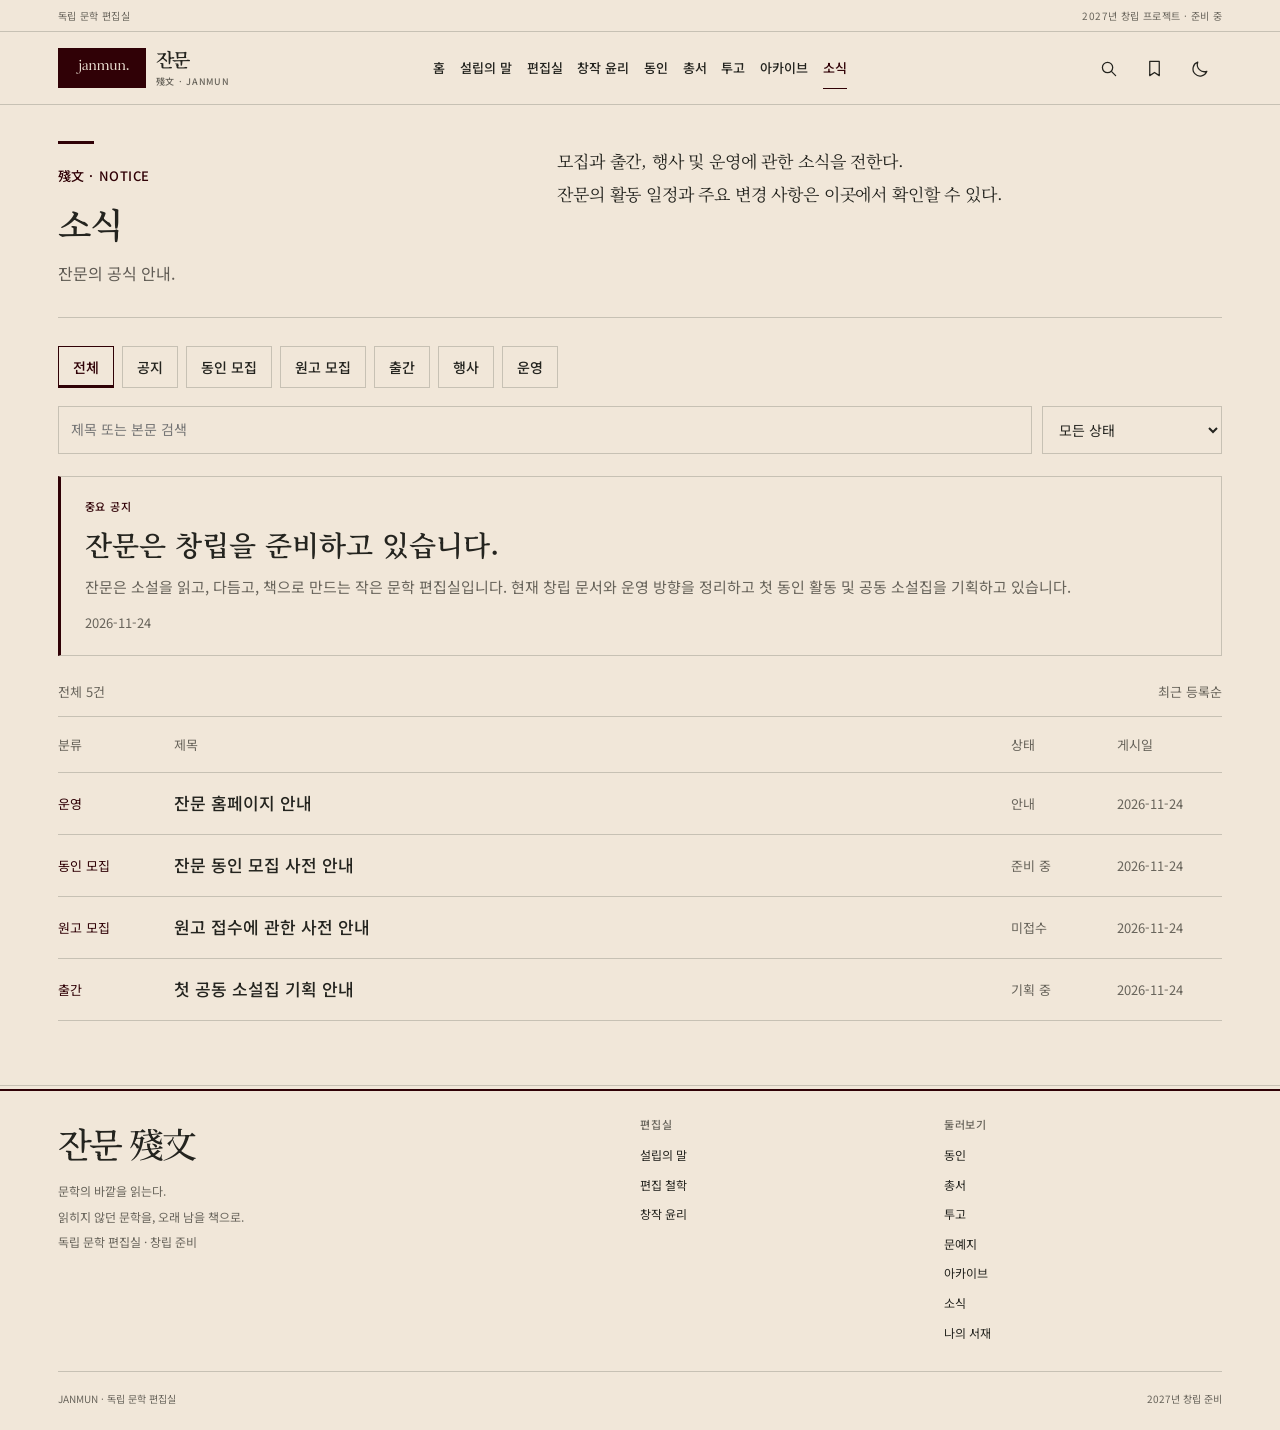
<file: news/index.html>
<!doctype html>
<html lang="ko" data-theme="light" data-site-root="../" data-start-route="news">
  <head>
    <meta charset="utf-8">
    <meta name="viewport" content="width=device-width,initial-scale=1,viewport-fit=cover">
    <meta name="theme-color" content="#f1e7d9">
    <link rel="icon" type="image/svg+xml" href="../assets/janmun-mark.svg">
    <link rel="stylesheet" href="../css/style.css?v=1.0.2">
    <script src="../js/news-data.js?v=0.9.9" defer></script>
    <script src="../js/main.js?v=1.1.1" defer></script>
    <!-- JANMUN SEO BEGIN -->
    <title>소식·공식 공지 | 잔문 殘文</title>
    <meta name="description" content="잔문의 창립 준비, 동인 및 원고 모집, 출간, 행사와 운영에 관한 공식 안내.">
    <link rel="canonical" href="https://janmun-editorial.github.io/news/">
    <meta name="robots" content="index, follow">
    <meta property="og:type" content="website">
    <meta property="og:site_name" content="잔문 殘文">
    <meta property="og:locale" content="ko_KR">
    <meta property="og:title" content="소식·공식 공지 | 잔문 殘文">
    <meta property="og:description" content="잔문의 창립 준비, 동인 및 원고 모집, 출간, 행사와 운영에 관한 공식 안내.">
    <meta property="og:url" content="https://janmun-editorial.github.io/news/">
    <meta property="og:image" content="https://janmun-editorial.github.io/assets/share.png">
    <meta property="og:image:width" content="1200">
    <meta property="og:image:height" content="630">
    <meta property="og:image:alt" content="잔문 편집실 로고">
    <meta name="twitter:card" content="summary_large_image">
    <meta name="twitter:title" content="소식·공식 공지 | 잔문 殘文">
    <meta name="twitter:description" content="잔문의 창립 준비, 동인 및 원고 모집, 출간, 행사와 운영에 관한 공식 안내.">
    <meta name="twitter:image" content="https://janmun-editorial.github.io/assets/share.png">
    <script type="application/ld+json">{"@context":"https://schema.org","@type":"WebPage","name":"소식·공식 공지 | 잔문 殘文","description":"잔문의 창립 준비, 동인 및 원고 모집, 출간, 행사와 운영에 관한 공식 안내.","url":"https://janmun-editorial.github.io/news/","inLanguage":"ko","isPartOf":{"@id":"https://janmun-editorial.github.io/#website"}}</script>
    <!-- JANMUN SEO END -->
  </head>
  <body>
    <a class="skip" href="#main">본문 바로가기</a>
    <div class="progress" aria-hidden="true">
    </div>
    <div class="utility">
      <div class="shell">
        <span>독립 문학 편집실</span><span>2027년 창립 프로젝트 · 준비 중</span>
      </div>
    </div>
    <header class="mast">
      <div class="shell mast-in">
        <a class="brand" href="../" data-route-link="home" aria-label="잔문 홈"><img class="brand-mark" src="../assets/janmun-mark.svg" alt="" width="43" height="43"><span class="brand-text">잔문<small>殘文 · JANMUN</small></span></a>
        <nav class="nav" id="navigation" aria-label="주 메뉴">
          <a href="../" data-route-link="home">홈</a>
          <a href="../about/" data-route-link="about">설립의 말</a>
          <a href="../editorial/" data-route-link="editorial">편집실</a>
          <a href="../ethics/" data-route-link="ethics">창작 윤리</a>
          <a href="../members/" data-route-link="members">동인</a>
          <a href="../books/" data-route-link="books">총서</a>
          <a href="../submission/" data-route-link="submission">투고</a>
          <a href="../archive/" data-route-link="archive">아카이브</a>
          <a href="../news/" data-route-link="news">소식</a>
        </nav>
        <div class="tools">
          <button class="iconbtn" id="search-open" aria-label="글 검색" title="글 검색"><svg viewBox="0 0 24 24"><circle cx="10.8" cy="10.8" r="6.5"/><path d="m16 16 5 5"/></svg></button>
          <a class="iconbtn" href="../saved/" data-route-link="saved" aria-label="나의 서재" title="나의 서재"><svg viewBox="0 0 24 24"><path d="M6 3h12v18l-6-4-6 4z"/></svg></a>
          <button class="iconbtn" id="theme" aria-label="화면 테마 전환" aria-pressed="false" title="어두운 화면"><svg viewBox="0 0 24 24"><path d="M20 15.5A9 9 0 0 1 8.5 4 9 9 0 1 0 20 15.5Z"/></svg></button>
          <button class="iconbtn mobile" id="mobile" aria-label="메뉴 열기" aria-controls="navigation" aria-expanded="false"><svg viewBox="0 0 24 24"><path d="M3 6h18M3 12h18M3 18h18"/></svg></button>
        </div>
      </div>
    </header>
    <main id="main" tabindex="-1">
      <!-- Home: editorial masthead, lead essay and contents -->
      <template data-janmun-view="home">
      <section class="view shell" id="page-home" hidden>
        <div class="edition-line">
          <span>독립 문학 편집실</span>
          <span class="edition-center">문학의 바깥을 읽는다.</span>
          <span>창립 준비 · 2027</span>
        </div>
        <div class="front-masthead">
          <h1 class="front-title">잔문<span>殘文</span></h1>
          <div class="front-imprint">
            <span>JANMUN</span>
            <span>독립 문학 편집실</span>
          </div>
        </div>

        <section class="front-feature" aria-labelledby="lead-title">
          <figure class="front-art">
            <div class="founding-plate" role="group" aria-label="잔문의 창립 표제">
              <div class="founding-plate-header">
                <span>殘文</span><span>창립 문서 01</span>
              </div>
              <div class="founding-plate-body">
                <div class="founding-characters" aria-label="미독">
                  <span aria-hidden="true">未</span><span aria-hidden="true">讀</span>
                </div>
                <p class="founding-note"><span>아직</span><span>읽히지</span><span>않은 글.</span></p>
              </div>
              <div class="founding-plate-footer">
                <p>그렇게 만든 책이 누군가의 책장에 오래 남아 있기를 바란다.</p>
                <span class="founding-seal" aria-hidden="true">殘</span>
              </div>
            </div>
            <figcaption><span>미독 未讀</span><span>잔문 편집 그래픽 01</span></figcaption>
          </figure>
          <div class="front-copy">
            <div class="front-kicker"><span>창립 문서</span><span>01 / 04</span></div>
            <h2 id="lead-title">읽히지 않던 문학을, 오래 남을 책으로.</h2>
            <p>잔문은 소설을 읽고, 다듬고, 책으로 만드는 작은 문학 편집실이다.</p>
            <div class="front-actions">
              <a class="primary" href="../about/" data-route-link="about">설립의 말 읽기 <span aria-hidden="true">↗</span></a>
              <a class="textlink" href="../archive/?category=journal" data-route-link="journal">문예지 둘러보기 →</a>
            </div>
          </div>
        </section>

        <div class="home-notice"><span class="eyebrow">편집실 소식</span><a href="../news/founding/" data-route-link="news/founding">잔문은 창립을 준비하고 있다. <span aria-hidden="true">→</span></a></div>
        <div class="resume" id="resume" hidden>
          <div><span class="eyebrow">마지막으로 읽은 글</span><a id="resume-link" href="../archive/" data-route-link="archive"></a></div>
          <button id="resume-clear" type="button">기록 지우기</button>
        </div>

        <div class="front-index">
          <section class="front-contents" aria-labelledby="contents-title">
            <div class="section-top">
              <div><span class="eyebrow">창립 문서 01—04</span><h2 id="contents-title">잔문의 목차</h2></div>
              <a class="textlink" href="../archive/" data-route-link="archive">전체 보기 ↗</a>
            </div>
            <div class="entry-grid">
              <a class="entry" href="../about/" data-route-link="about"><span class="entry-no">01</span><h3>설립의 말</h3><p>문학의 바깥을 읽는 이유<span class="entry-detail" data-entry-meta="about"></span></p><span class="entry-arrow" aria-hidden="true">↗</span></a>
              <a class="entry" href="../editorial/" data-route-link="editorial"><span class="entry-no">02</span><h3>편집 철학</h3><p>무엇을 남길 것인가.<span class="entry-detail" data-entry-meta="editorial"></span></p><span class="entry-arrow" aria-hidden="true">↗</span></a>
              <a class="entry" href="../ethics/" data-route-link="ethics"><span class="entry-no">03</span><h3>창작 윤리</h3><p>완벽함이 아니라 정직함.<span class="entry-detail" data-entry-meta="ethics"></span></p><span class="entry-arrow" aria-hidden="true">↗</span></a>
              <a class="entry" href="../members/" data-route-link="members"><span class="entry-no">04</span><h3>잔문 동인</h3><p>서로의 가장 이른 독자이자, 가장 오래 남는 독자로.<span class="entry-detail" data-entry-meta="members"></span></p><span class="entry-arrow" aria-hidden="true">↗</span></a>
            </div>
          </section>
          <aside class="front-margin">
            <span class="eyebrow">문장 하나</span>
            <blockquote id="front-quote">무엇을 남길 것인가.</blockquote>
            <a id="front-quote-source" href="../editorial/" data-route-link="editorial">편집 철학</a>
            <button class="quiet-button" type="button" id="next-quote">다른 문장 <span aria-hidden="true">↻</span></button>
          </aside>
        </div>

        <section class="front-projects" aria-labelledby="project-title">
          <div class="section-top">
            <div><span class="eyebrow">2027년 창립 프로젝트</span><h2 id="project-title">만들어 가는 것들</h2></div>
          </div>
          <div class="project-grid">
            <a class="project" href="../archive/?category=journal" data-route-link="journal"><span class="eyebrow">01 · 문예지</span><h3>아직 읽히지 않은 글.</h3><p>단편과 엽편, 창작의 기록을 발표할 공간.</p><span class="project-link">문예지 ↗</span></a>
            <a class="project" href="../members/" data-route-link="members"><span class="eyebrow">02 · 동인</span><h3>서로의 첫 독자로.</h3><p>정기 모집으로 함께하는 소규모 온라인 문학 공동체.</p><span class="project-link">동인 소개 ↗</span></a>
            <a class="project" href="../books/" data-route-link="books"><span class="eyebrow">03 · 총서</span><h3>한 권씩, 오래 남을 문학을.</h3><p>첫 공동 소설집을 준비하고 있다.</p><span class="project-link">총서 보기 ↗</span></a>
          </div>
        </section>
        <div class="front-invitation"><div><span class="eyebrow">창작자에게</span><h2>당신의 글을 기다리는 곳.</h2><p>현재 원고 접수와 동인 모집을 준비하고 있다.</p></div><a href="../submission/" data-route-link="submission" class="outline">투고 안내 읽기 ↗</a></div>
      </section>
      </template>
      <template data-janmun-view="about">
      <section class="view shell reading" id="page-about" hidden>
        <div class="crumb">
          <a href="../" data-route-link="home">잔문</a> / <a href="../archive/" data-route-link="archive">아카이브</a> / 설립의 말
        </div>
        <div class="reader-grid">
          <article class="editorial-spread">
            <header class="article-head editorial-heading">
              <p class="eyebrow">잔문 · 창립 문서 01</p>
              <h1>설립의 말</h1>
              <p>문학의 바깥을 읽는 이유</p>
              <div class="reading-meta">
                <span data-reading-time="about"></span><span data-reading-status="about"></span>
              </div>
            </header>
            <div class="prose editorial-copy">
              <p>잔문은 소설을 읽고, 다듬고, 책으로 만드는 작은 문학 편집실이다.</p>
              <p>우리는 작가가 어떤 이력을 가졌는지보다 어떤 글을 쓰는지에 관심이 있다. 인공지능을 활용한 글도, 혼자 힘으로 완성한 글도 그 자체로 읽고자 한다. 창작의 방식은 저마다 다를 수 있지만, 자신의 글을 대하는 태도만큼은 중요하게 생각한다.</p>
              <p>완성된 원고뿐 아니라 아직 고쳐 쓸 여지가 있는 글에도 관심을 기울인다. 작가가 쓰고 싶었던 이야기를 함께 고민하고, 그 사람의 문장을 잃지 않는 방향으로 작품을 다듬고 싶다.</p>
              <p>많은 책을 만드는 것보다 한 권의 책을 제대로 만드는 일에 마음을 둔다.</p>
              <p>그렇게 만든 책이 누군가의 책장에 오래 남아 있기를 바란다.</p>
              <p><strong>문학의 바깥을 읽는다.</strong></p>
              <p>잔문 殘文</p>
            </div>
            <div class="annotation-area">
              <div class="annotation-head"><h2>읽고 남기기</h2><span class="muted">나만의 비공개 기록</span></div>
              <p class="muted">본문의 문장을 선택하거나 아래 버튼으로 문단을 골라 저장하세요.</p>
              <div class="actions"><button class="outline" type="button" data-collect="about">문장 수집</button><button class="outline" type="button" data-note-open="about">독서 메모 쓰기</button><a class="textlink" href="../saved/" data-route-link="saved">나의 서재 ↗</a></div>
              <div class="note-editor" data-note-editor="about" hidden><label>이 글에 대한 메모<textarea rows="4" maxlength="3000" data-note-text="about" placeholder="읽으며 남은 생각을 적어 보세요."></textarea></label><div class="actions"><button class="primary" type="button" data-note-save="about">메모 저장</button><button class="outline" type="button" data-note-close="about">닫기</button></div></div>
            </div>
            <div class="reader-end-controls">
              <button class="outline" type="button" data-read="about" aria-pressed="false">읽음 표시</button><button class="outline" type="button" data-print>인쇄 / PDF 저장</button>
            </div>
            <div class="next-reading">
              <a href="../" data-route-link="home"><small>← 처음으로</small>잔문</a><a href="../editorial/" data-route-link="editorial"><small>다음 글 →</small>편집 철학</a>
            </div>
            <div class="article-end">
              <span>殘</span><a href="../archive/" data-route-link="archive">모든 글 보기 ↗</a>
            </div>
          </article>
        </div>
      </section>
      </template>
      <template data-janmun-view="editorial">
      <section class="view shell reading" id="page-editorial" hidden>
        <div class="crumb">
          <a href="../" data-route-link="home">잔문</a> / <a href="../archive/" data-route-link="archive">아카이브</a> / 편집 철학
        </div>
        <div class="reader-grid">
          <article class="editorial-spread">
            <header class="article-head editorial-heading">
              <p class="eyebrow">잔문 · 창립 문서 02</p>
              <h1>편집 철학</h1>
              <p>무엇을 남길 것인가.</p>
              <div class="reading-meta">
                <span data-reading-time="editorial"></span><span data-reading-status="editorial"></span>
              </div>
            </header>
            <div class="prose editorial-copy">
              <p>잔문은 익숙한 것을 낯설게 바라보는 소설에 관심이 있다.</p>
              <p>특별한 사건이 있어야 좋은 이야기가 되는 것은 아니다. 오래 함께 살아온 사람을 문득 이해할 수 없게 되는 순간이나, 무심코 지나친 일에서 이전과 다른 의미를 발견하는 일도 충분히 소설이 될 수 있다.</p>
              <p>우리는 작품이 다루는 소재보다 그것을 바라보는 작가의 시선을 중요하게 생각한다.</p>
              <p>원고를 살필 때에는 문장의 정확성, 인물의 개연성, 이야기의 구조를 함께 검토한다. 다만 모든 문장이 매끄러워야 한다고 생각하지는 않는다. 작품의 결함과 작가의 개성을 구분하는 것 역시 편집의 몫이기 때문이다.</p>
              <p>고쳐야 할 문장과 고치지 말아야 할 문장 사이에서 충분히 고민한다.</p>
              <p>잔문이라는 이름에는 그러한 뜻도 담겨 있다.</p>
              <p>무엇을 남길 것인가.</p>
              <p>우리가 원고를 읽으며 가장 오래 생각하는 질문이다.</p>
            </div>
            <div class="annotation-area">
              <div class="annotation-head"><h2>읽고 남기기</h2><span class="muted">나만의 비공개 기록</span></div>
              <p class="muted">본문의 문장을 선택하거나 아래 버튼으로 문단을 골라 저장하세요.</p>
              <div class="actions"><button class="outline" type="button" data-collect="editorial">문장 수집</button><button class="outline" type="button" data-note-open="editorial">독서 메모 쓰기</button><a class="textlink" href="../saved/" data-route-link="saved">나의 서재 ↗</a></div>
              <div class="note-editor" data-note-editor="editorial" hidden><label>이 글에 대한 메모<textarea rows="4" maxlength="3000" data-note-text="editorial" placeholder="읽으며 남은 생각을 적어 보세요."></textarea></label><div class="actions"><button class="primary" type="button" data-note-save="editorial">메모 저장</button><button class="outline" type="button" data-note-close="editorial">닫기</button></div></div>
            </div>
            <div class="reader-end-controls">
              <button class="outline" type="button" data-read="editorial" aria-pressed="false">읽음 표시</button><button class="outline" type="button" data-print>인쇄 / PDF 저장</button>
            </div>
            <div class="next-reading">
              <a href="../about/" data-route-link="about"><small>← 이전 글</small>설립의 말</a><a href="../ethics/" data-route-link="ethics"><small>다음 글 →</small>창작 윤리</a>
            </div>
            <div class="article-end">
              <span>殘</span><a href="../archive/" data-route-link="archive">모든 글 보기 ↗</a>
            </div>
          </article>
        </div>
      </section>
      </template>
      <template data-janmun-view="ethics">
      <section class="view shell reading" id="page-ethics" hidden>
        <div class="crumb">
          <a href="../" data-route-link="home">잔문</a> / <a href="../archive/" data-route-link="archive">아카이브</a> / 창작 윤리
        </div>
        <div class="reader-grid">
          <article class="editorial-spread">
            <header class="article-head editorial-heading">
              <p class="eyebrow">잔문 · 창립 문서 03</p>
              <h1>창작 윤리</h1>
              <p>완벽함이 아니라 정직함.</p>
              <div class="reading-meta">
                <span data-reading-time="ethics"></span><span data-reading-status="ethics"></span>
              </div>
            </header>
            <div class="prose editorial-copy">
              <p>창작의 방식은 저마다 다르지만, 작품에 대한 책임까지 달라지는 것은 아니다.</p>
              <p>잔문은 인공지능의 활용을 창작의 결격 사유로 삼지 않는다. 다만 사용한 도구와 그 개입 범위를 사실대로 밝히고, 타인의 저작물과 권리를 존중하는 것을 기본으로 삼는다.</p>
              <p>우리는 모든 문장을 직접 작성했다는 사실만으로 창작의 주체성이 증명된다고 생각하지 않는다. 무엇을 받아들이고 무엇을 거절했는지, 어떤 판단을 거쳐 작품을 완성했는지 역시 창작의 일부다.</p>
              <p>그러나 도구의 도움을 받았다는 사실이 작품의 결함이나 윤리적 문제에 대한 면책 사유가 될 수는 없다. 최종 원고에 대한 판단과 책임은 창작자에게 있다.</p>
              <p>창작의 과정을 숨기지 않는다.<br>타인의 것을 자신의 것으로 내놓지 않는다.<br>자신이 완성한 작품에 책임을 진다.</p>
              <p>잔문이 창작자에게 바라는 것은 완벽함이 아니라 정직함이다.</p>
            </div>
            <div class="annotation-area">
              <div class="annotation-head"><h2>읽고 남기기</h2><span class="muted">나만의 비공개 기록</span></div>
              <p class="muted">본문의 문장을 선택하거나 아래 버튼으로 문단을 골라 저장하세요.</p>
              <div class="actions"><button class="outline" type="button" data-collect="ethics">문장 수집</button><button class="outline" type="button" data-note-open="ethics">독서 메모 쓰기</button><a class="textlink" href="../saved/" data-route-link="saved">나의 서재 ↗</a></div>
              <div class="note-editor" data-note-editor="ethics" hidden><label>이 글에 대한 메모<textarea rows="4" maxlength="3000" data-note-text="ethics" placeholder="읽으며 남은 생각을 적어 보세요."></textarea></label><div class="actions"><button class="primary" type="button" data-note-save="ethics">메모 저장</button><button class="outline" type="button" data-note-close="ethics">닫기</button></div></div>
            </div>
            <div class="reader-end-controls">
              <button class="outline" type="button" data-read="ethics" aria-pressed="false">읽음 표시</button><button class="outline" type="button" data-print>인쇄 / PDF 저장</button>
            </div>
            <div class="next-reading">
              <a href="../editorial/" data-route-link="editorial"><small>← 이전 글</small>편집 철학</a><a href="../members/" data-route-link="members"><small>다음 글 →</small>잔문 동인</a>
            </div>
            <div class="article-end">
              <span>殘</span><a href="../archive/" data-route-link="archive">모든 글 보기 ↗</a>
            </div>
          </article>
        </div>
      </section>
      </template>
      <template data-janmun-view="members">
      <section class="view shell reading" id="page-members" hidden>
        <div class="crumb">
          <a href="../" data-route-link="home">잔문</a> / <a href="../archive/" data-route-link="archive">아카이브</a> / 잔문 동인
        </div>
        <div class="reader-grid">
          <article class="editorial-spread">
            <header class="article-head editorial-heading">
              <p class="eyebrow">잔문 · 창립 문서 04</p>
              <h1>잔문 동인</h1>
              <p>서로의 가장 이른 독자이자, 가장 오래 남는 독자로.</p>
              <div class="reading-meta">
                <span data-reading-time="members"></span><span data-reading-status="members"></span>
              </div>
            </header>
            <div class="prose editorial-copy">
              <p>잔문 동인은 각자의 작품을 쓰고 서로의 문학을 읽는 창작 공동체다.</p>
              <p>정기 모집을 통해 소규모로 구성하며, 온라인을 중심으로 활동한다. 서로의 원고에 충분한 시간을 들이고 지속적인 대화를 나눌 수 있는 규모를 지향한다.</p>
              <p>주요 활동은 원고 합평과 작품 연구, 문학에 관한 토론이다. 완성된 작품은 물론 아직 방향을 찾지 못한 원고도 함께 살핀다. 그 과정에서 발전한 작품을 문예지와 공동 소설집으로 선보이고자 한다.</p>
              <p>서로의 문학적 취향이 같을 필요는 없다. 같은 작품을 읽고 다른 이야기를 나눌 수 있다는 것 역시 함께 읽는 이유 중 하나다.</p>
              <p>합평에서는 막연한 칭찬보다 구체적인 감상을 나눈다. 타인의 문장을 자신의 취향에 맞추기보다 그 문장이 가진 가능성을 살핀다.</p>
              <p>등단이나 출간 경력은 참여의 조건이 아니다. 꾸준히 쓰고 읽으며, 자신의 작품만큼 타인의 작품에도 시간을 내어 줄 수 있는 사람과 함께하고 싶다.</p>
              <p>서로의 가장 이른 독자이자, 가장 오래 남는 독자로.</p>
              <p>잔문 殘文</p>
            </div>
            <div class="annotation-area">
              <div class="annotation-head"><h2>읽고 남기기</h2><span class="muted">나만의 비공개 기록</span></div>
              <p class="muted">본문의 문장을 선택하거나 아래 버튼으로 문단을 골라 저장하세요.</p>
              <div class="actions"><button class="outline" type="button" data-collect="members">문장 수집</button><button class="outline" type="button" data-note-open="members">독서 메모 쓰기</button><a class="textlink" href="../saved/" data-route-link="saved">나의 서재 ↗</a></div>
              <div class="note-editor" data-note-editor="members" hidden><label>이 글에 대한 메모<textarea rows="4" maxlength="3000" data-note-text="members" placeholder="읽으며 남은 생각을 적어 보세요."></textarea></label><div class="actions"><button class="primary" type="button" data-note-save="members">메모 저장</button><button class="outline" type="button" data-note-close="members">닫기</button></div></div>
            </div>
            <div class="reader-end-controls">
              <button class="outline" type="button" data-read="members" aria-pressed="false">읽음 표시</button><button class="outline" type="button" data-print>인쇄 / PDF 저장</button>
            </div>
            <div class="next-reading">
              <a href="../ethics/" data-route-link="ethics"><small>← 이전 글</small>창작 윤리</a><a href="../books/" data-route-link="books"><small>다음으로 →</small>잔문 총서</a>
            </div>
            <div class="article-end">
              <span>殘</span><a href="../archive/" data-route-link="archive">모든 글 보기 ↗</a>
            </div>
          </article>
        </div>
      </section>
      </template>
      <template data-janmun-view="archive">
      <section class="view shell" id="page-archive" hidden>
        <div class="archive-intro editorial-spread">
          <header class="archive-heading editorial-heading">
            <span class="archive-rule" aria-hidden="true"></span>
            <span class="eyebrow">殘文 · 文學記錄</span>
            <h1>아카이브</h1>
            <p>문학이 만들어지고 남겨진 자리.</p>
          </header>
          <div class="archive-intro-copy editorial-copy">
            <p>잔문의 창립 문서부터 작가의 작품, 편집 과정과 문학에 관한 대화까지. 한 편의 글이 완성되기까지의 시간과 그 이후에 남겨진 기록을 모은다.</p>
            <p>잔문이 지나온 시간은 이곳에 쌓인다.</p>
          </div>
        </div>
        <div class="page-body archive-body">
          <div class="archive-controls">
            <div class="archive-categories" role="group" aria-label="기록 분류">
              <button type="button" data-archive-category="all" aria-pressed="true">전체<span data-archive-category-count="all"></span></button>
              <button type="button" data-archive-category="founding" aria-pressed="false">창립 문서<span data-archive-category-count="founding"></span></button>
              <button type="button" data-archive-category="journal" aria-pressed="false">문예지<span data-archive-category-count="journal"></span></button>
              <button type="button" data-archive-category="author" aria-pressed="false">작가 기록<span data-archive-category-count="author"></span></button>
              <button type="button" data-archive-category="editing" aria-pressed="false">편집 기록<span data-archive-category-count="editing"></span></button>
              <button type="button" data-archive-category="criticism" aria-pressed="false">문학 비평<span data-archive-category-count="criticism"></span></button>
              <button type="button" data-archive-category="publication" aria-pressed="false">출간 기록<span data-archive-category-count="publication"></span></button>
              <button type="button" data-archive-category="community" aria-pressed="false">공동체 기록<span data-archive-category-count="community"></span></button>
            </div>
            <div class="searchbar archive-search">
              <input type="search" id="archive-query" placeholder="제목·본문·작가 검색" aria-label="아카이브 검색">
              <select id="archive-filter" aria-label="독서 상태"><option value="all">모든 글</option><option value="saved">저장한 글만</option><option value="unread">읽지 않은 글</option><option value="read">읽은 글</option></select>
              <select id="archive-author" aria-label="작가"><option value="all">모든 작가</option></select>
              <select id="archive-year" aria-label="등록 연도"><option value="all">모든 등록 연도</option></select>
              <select id="archive-sort" aria-label="기록 정렬"><option value="number">기록 번호순</option><option value="newest">최근 등록순</option><option value="oldest">오래된 등록순</option></select>
            </div>
          </div>
          <div class="archive-results-head"><div class="archive-count" id="archive-count" aria-live="polite"></div><a class="textlink" href="../saved/" data-route-link="saved">나의 서재 ↗</a></div>
          <div id="archive-list" class="archive-list"><!-- STATIC archive-list BEGIN --><div class="archive-row"><span class="eyebrow">01</span><a href="../about/" data-route-link="about"><span class="archive-record-meta">창립 문서 · 잔문 · 등록 2026-11-24</span><h3>설립의 말</h3><p>문학의 바깥을 읽는 이유</p></a></div><div class="archive-row"><span class="eyebrow">02</span><a href="../editorial/" data-route-link="editorial"><span class="archive-record-meta">창립 문서 · 잔문 · 등록 2026-11-24</span><h3>편집 철학</h3><p>무엇을 남길 것인가.</p></a></div><div class="archive-row"><span class="eyebrow">03</span><a href="../ethics/" data-route-link="ethics"><span class="archive-record-meta">창립 문서 · 잔문 · 등록 2026-11-24</span><h3>창작 윤리</h3><p>완벽함이 아니라 정직함.</p></a></div><div class="archive-row"><span class="eyebrow">04</span><a href="../members/" data-route-link="members"><span class="archive-record-meta">창립 문서 · 잔문 · 등록 2026-11-24</span><h3>잔문 동인</h3><p>서로의 가장 이른 독자이자, 가장 오래 남는 독자로.</p></a></div><!-- STATIC archive-list END --></div>
          <div class="archive-empty-actions" id="archive-empty-actions" hidden><a class="outline" href="../submission/" data-route-link="submission">투고 안내 →</a></div>
          <p class="archive-footnote">기록의 등록일은 아카이브에 수록한 날짜이며, 최초 집필일이나 발표일과 다를 수 있다. 작가의 미공개 원고와 합평·편집 기록은 동의를 얻은 경우에만 공개한다.</p>
        </div>
      </section>
      </template>
      <template data-janmun-view="saved">
      <section class="view shell" id="page-saved" hidden>
        <div class="editorial-spread library-intro">
          <header class="editorial-heading">
            <span class="editorial-rule" aria-hidden="true"></span>
            <span class="eyebrow">나의 독서 기록</span>
            <h1>나의 서재</h1>
          </header>
          <div class="editorial-copy"><p>읽고, 남기고, 다시 펼쳐 보는 곳. 기록은 이 브라우저에만 저장됩니다.</p></div>
        </div>
        <div class="page-body">
          <div class="library-summary" aria-label="서재 현황">
            <div><strong id="save-count">0</strong><span>저장한 글</span></div>
            <div><strong id="finished-count">0</strong><span>읽은 글</span></div>
            <div><strong id="quote-count">0</strong><span>수집한 문장</span></div>
            <div><strong id="note-count">0</strong><span>독서 메모</span></div>
          </div>
          <div class="library-tabs" role="group" aria-label="서재 분류">
            <button type="button" data-library-tab="saved" aria-pressed="true">보관함</button>
            <button type="button" data-library-tab="quotes" aria-pressed="false">문장 수집</button>
            <button type="button" data-library-tab="notes" aria-pressed="false">독서 메모</button>
            <button type="button" data-library-tab="history" aria-pressed="false">읽은 기록</button>
          </div>
          <div id="library-saved" class="library-panel"><div class="archive-list" id="saved-list"></div><p><a class="outline" href="../archive/" data-route-link="archive">다른 글 찾기 →</a></p></div>
          <div id="library-quotes" class="library-panel" hidden><div id="quote-list" class="archive-list"></div></div>
          <div id="library-notes" class="library-panel" hidden><div id="note-list" class="archive-list"></div></div>
          <div id="library-history" class="library-panel" hidden><div id="history-list" class="archive-list"></div></div>
          <div class="library-export"><p class="muted">기기를 바꾸거나 브라우저 데이터를 삭제하기 전에 기록을 파일로 보관하세요.</p><button type="button" class="outline" id="library-export">서재 기록 내려받기 ↓</button></div>
        </div>
      </section>
      </template>
      <template data-janmun-view="books">
      <section class="view shell" id="page-books" hidden>
        <div class="series-intro editorial-spread">
          <header class="series-heading editorial-heading">
            <span class="series-rule" aria-hidden="true"></span>
            <span class="eyebrow">출간 준비</span>
            <h1>잔문 총서</h1>
            <p>한 권씩, 오래 남을 문학을.</p>
          </header>
          <div class="prose series-copy editorial-copy">
            <p>잔문 총서는 서로 다른 작가의 문학을 한 권씩 엮어 가는 출간 프로젝트다.</p>
            <p>단편소설집과 공동 소설집을 중심으로 시작하되, 작품에 따라 책의 형태와 구성을 달리하고자 한다. 한 권의 책이 가진 고유한 성격을 존중하며, 정해진 형식에 작품을 맞추지 않는다.</p>
            <p>원고의 선정부터 편집, 표지와 지면의 구성까지 작품을 읽는 경험의 일부라고 생각한다. 내용과 형식이 서로 어긋나지 않는 책을 만들고 싶다.</p>
            <p>출간의 수나 속도에 얽매이지 않는다. 각자의 작품에 필요한 시간을 들이고, 충분한 편집을 거쳐 독자에게 건넨다.</p>
            <p>잔문의 책이 책장에 꽂힌 뒤에도 몇 번쯤 다시 펼쳐지는 책이기를 바란다.</p>
            <p>한 권씩, 오래 남을 문학을.</p>
            <p>잔문 殘文</p>
          </div>
        </div>
        <div class="section-top"><h2>첫 출간 프로젝트</h2><span class="muted">기획 단계</span></div>
        <div class="page-body book-layout">
          <div class="book-cover" aria-label="첫 공동 소설집 표지 콘셉트, 제목 미정">
            <span>殘文 · 공동선 001 / 기획 시안</span><strong>잔문 공동선</strong><span>첫 번째 소설집 · 제목 미정</span>
          </div>
          <div class="book-info">
            <span class="status">출간 기획 중</span>
            <h2>첫 번째 공동 소설집</h2>
            <p>서로 다른 작가의 엽편과 단편을 한 권으로 엮는 첫 번째 프로젝트다. 작품의 완성도를 중심으로 원고를 선정하며, 제목과 수록작은 아직 확정되지 않았다.</p>
            <dl class="facts">
              <dt>출간 목표</dt><dd>2027년 하반기 (안)</dd>
              <dt>구성</dt><dd>엽편·단편소설</dd>
              <dt>출간 형태</dt><dd>종이책 중심 · 전자책 병행 계획</dd>
              <dt>작가</dt><dd>모집 전</dd>
              <dt>판매</dt><dd>미정 · 예약 접수 없음</dd>
            </dl>
            <a class="outline" href="../members/" data-route-link="members">잔문 동인에 관하여 →</a>
          </div>
        </div>
        <div class="section-top"><h2>총서의 구성</h2><span class="muted">기획 분류</span></div>
        <div class="page-body">
          <p>공동선과 소설선을 중심으로 시작하고, 작품과 운영 여건에 따라 다른 시리즈를 확장할 계획이다.</p>
          <dl class="facts">
            <dt>잔문 소설선</dt><dd>개인 단편·중편 소설집</dd>
            <dt>잔문 공동선</dt><dd>여러 작가의 공동 소설집</dd>
            <dt>잔문 엽편선</dt><dd>짧은 소설을 엮은 작품집</dd>
            <dt>잔문 문고</dt><dd>작은 판형의 문학 시리즈</dd>
            <dt>잔문 특별판</dt><dd>작품의 특성에 따른 별도 기획</dd>
          </dl>
          <p class="muted">현재 출간된 도서는 없으며, 세부 출간 일정은 확정 후 소식에서 안내한다.</p>
          <a class="outline" href="../news/" data-route-link="news">잔문 소식 →</a>
        </div>
      </section>
      </template>
      <template data-janmun-view="submission">
      <section class="view shell" id="page-submission" hidden>
        <div class="editorial-spread submission-intro">
          <header class="editorial-heading">
            <span class="editorial-rule" aria-hidden="true"></span>
            <span class="eyebrow">접수 준비</span>
            <h1>투고</h1>
            <p>창작의 방식을 숨기지 않고도 작품을 건넬 수 있는 곳.</p>
          </header>
          <div class="editorial-copy">
            <span class="status">현재 모집 및 원고 접수 준비 중</span>
            <p class="recruit-note">동인 및 작가 모집 일정, 원고 제출 방법, 세부 심사 기준은 확정 후 이 페이지에서 공개합니다.</p>
          </div>
        </div>
        <div class="submission-faq-layout">
          <div class="faq-nav">
            <span class="eyebrow">투고 안내 · Q&amp;A</span>
            <h2>투고에 관하여</h2>
            <p>투고 전에 궁금한 사항을 확인하세요. 세부 접수 기준은 모집 공고에서 확정합니다.</p>
            <div class="faq-filters" role="group" aria-label="질문 분류">
              <button type="button" data-faq-filter="all" aria-pressed="true">전체</button>
              <button type="button" data-faq-filter="eligibility" aria-pressed="false">투고 자격</button>
              <button type="button" data-faq-filter="ai" aria-pressed="false">AI 활용</button>
              <button type="button" data-faq-filter="review" aria-pressed="false">심사 및 편집</button>
              <button type="button" data-faq-filter="rights" aria-pressed="false">비용 및 권리</button>
              <button type="button" data-faq-filter="apply" aria-pressed="false">접수 안내</button>
            </div>
            <p><a class="textlink" href="../ethics/" data-route-link="ethics">창작 윤리 전문 읽기 ↗</a></p>
          </div>
          <div class="faq" id="submission-faq">
            <section class="faq-group" data-faq-group="eligibility" aria-label="투고 자격">
              <h3>투고 자격</h3>
              <details>
                <summary>누구나 투고할 수 있나요?</summary>
                <div class="faq-answer"><p>등단 여부나 출간 경력에 관계없이 투고할 수 있습니다. 처음 소설을 쓰는 분부터 꾸준히 작품 활동을 이어 온 분까지, 창작자의 이력보다 제출한 작품 자체를 중심으로 검토합니다.</p><p>잔문 동인에 소속되어 있지 않아도 투고할 수 있습니다.</p></div>
              </details>
              <details>
                <summary>어떤 작품을 투고할 수 있나요?</summary>
                <div class="faq-answer"><p>엽편소설과 단편소설을 중심으로 원고를 검토할 예정입니다. 특정한 분위기나 주제를 잔문의 취향에 맞추어 작성할 필요는 없습니다.</p><p>중편 및 장편소설의 접수 여부, 분량과 제출 형식은 모집 공고에서 안내합니다.</p></div>
              </details>
              <details>
                <summary>아직 완성하지 못한 원고도 제출할 수 있나요?</summary>
                <div class="faq-answer"><p>정식 출간 투고는 완결된 원고를 원칙으로 준비하고 있습니다. 완결된 원고라도 수정과 발전 가능성을 함께 검토합니다.</p><p>집필 중인 작품에 대한 지속적인 합평을 원하신다면 잔문 동인 활동을 권장합니다.</p></div>
              </details>
              <details>
                <summary>이미 다른 플랫폼에 공개한 작품도 제출할 수 있나요?</summary>
                <div class="faq-answer"><p>개인 블로그나 브런치 등에서 공개한 작품도 기존 계약 및 권리 관계에 문제가 없다면 검토할 수 있는 방향으로 준비하고 있습니다.</p><p>이전에 공개하거나 출간한 이력은 투고 시 밝혀 주시기 바랍니다. 기발표작의 구체적인 접수 기준은 모집 공고에서 확정합니다.</p></div>
              </details>
            </section>
            <section class="faq-group" data-faq-group="ai" aria-label="AI 활용">
              <h3>AI 활용</h3>
              <details>
                <summary>인공지능을 활용한 작품도 투고할 수 있나요?</summary>
                <div class="faq-answer"><p>가능합니다. 소재 발굴, 자료 조사, 이야기의 구조 설계, 초고 작성, 문장 수정 등 창작 과정에서 인공지능을 활용한 작품도 검토 대상입니다.</p><p>다만 인공지능의 개입 과정과 범위를 사실대로 밝히고, 타인의 권리를 존중하며 최종 원고에 대한 책임을 져야 합니다. 활용 여부만으로 작품의 문학적 가치를 판단하지 않습니다.</p></div>
              </details>
              <details>
                <summary>인공지능 활용 내역은 어느 정도까지 공개해야 하나요?</summary>
                <div class="faq-answer"><p>사용한 도구, 활용 목적, 개입한 창작 단계, 최종 작품에 반영된 범위를 설명해 주시면 됩니다. 단순 교정인지 문장 생성이나 사건 구성에도 활용했는지 구분해 주시기 바랍니다.</p><p>정확한 활용 비율을 산출하기 어려운 경우 창작 과정에서 이루어진 판단과 수정 내용을 구체적으로 설명해 주시기 바랍니다. 세부 제출 양식은 모집 공고에서 안내합니다.</p></div>
              </details>
              <details>
                <summary>인공지능을 사용하지 않은 작품도 투고할 수 있나요?</summary>
                <div class="faq-answer"><p>물론입니다. 인공지능은 잔문의 창작자에게 요구되는 도구가 아닙니다. 어떠한 도구를 사용했는지보다 작품에 담긴 창작자의 시선과 문학적 완성도를 중요하게 생각합니다.</p></div>
              </details>
            </section>
            <section class="faq-group" data-faq-group="review" aria-label="심사 및 편집">
              <h3>심사 및 편집</h3>
              <details>
                <summary>원고는 어떤 기준으로 심사하나요?</summary>
                <div class="faq-answer"><p>작가의 이력이나 인지도보다 작품의 문학적 요소를 중심으로 검토합니다. 모두 완벽한 작품만을 찾는 것은 아니며, 작품마다 가진 강점과 발전 가능성을 종합적으로 살핍니다.</p><ul><li>작품의 독창성과 고유한 시선</li><li>문장의 완성도와 표현의 적절성</li><li>인물과 사건의 개연성</li><li>이야기의 구조와 완결성</li><li>작품의 정서적·사유적 깊이</li><li>편집을 통한 발전 가능성</li></ul></div>
              </details>
              <details>
                <summary>투고하면 어떤 과정을 거치게 되나요?</summary>
                <div class="faq-answer"><p>기본 제출 요건과 창작 윤리 준수 여부를 확인한 뒤 작품에 대한 편집 검토를 진행할 예정입니다. 추가 검토가 필요하면 창작 과정에 대한 질문이나 수정 제안을 드릴 수 있습니다.</p><p>최종 출간 여부는 작품 검토, 출간 여건 및 창작자와의 협의를 거쳐 결정합니다. 투고나 동인 참여 자체가 출간을 보장하지는 않습니다.</p></div>
              </details>
              <details>
                <summary>편집 과정에서 원고가 크게 변경될 수도 있나요?</summary>
                <div class="faq-answer"><p>문장, 인물, 사건 및 이야기의 구조에 관한 수정 의견을 제안할 수 있습니다. 다만 작가의 고유한 문체와 작품의 의도를 존중하며, 주요 수정 사항은 창작자와 협의하여 결정하는 것을 원칙으로 합니다.</p></div>
              </details>
            </section>
            <section class="faq-group" data-faq-group="rights" aria-label="비용 및 권리">
              <h3>비용 및 권리</h3>
              <details>
                <summary>투고하거나 출간할 때 비용이 발생하나요?</summary>
                <div class="faq-answer"><p>투고와 원고 심사는 무료로 진행합니다.</p><p>출간 계약이 성립된 작품의 편집 및 제작 비용은 잔문이 부담하며, 창작자에게 도서 구매를 출간의 조건으로 요구하지 않습니다.</p></div>
              </details>
              <details>
                <summary>출간 후 인세는 어떻게 지급되나요?</summary>
                <div class="faq-answer"><p>판매 실적에 따라 인세를 지급합니다. 구체적인 인세율과 산정 방식, 정산 주기는 출간 계약 체결 전에 안내하고 협의합니다.</p><p>공동 소설집의 경우 참여 작가 간 인세 배분 기준도 사전에 협의합니다. 인공지능 활용 여부에 따른 인세 차등은 두지 않습니다.</p></div>
              </details>
              <details>
                <summary>투고한 작품의 저작권은 어떻게 되나요?</summary>
                <div class="faq-answer"><p>원고를 투고하는 것만으로 저작권이나 출판권이 잔문에 이전되지 않습니다.</p><p>출간이 결정된 경우 출판에 필요한 이용 범위와 계약 기간 등의 조건을 별도로 협의합니다. 미출간 원고를 창작자의 동의 없이 공개하거나 출간하지 않습니다.</p></div>
              </details>
            </section>
            <section class="faq-group" data-faq-group="apply" aria-label="접수 안내">
              <h3>접수 안내</h3>
              <details>
                <summary>심사 결과는 언제 받을 수 있나요?</summary>
                <div class="faq-answer"><p>원고 검토 기간과 결과 안내 방식은 모집 공고에서 안내할 예정입니다. 선정 여부와 관계없이 결과를 안내하는 것을 운영 방향으로 삼되, 모든 원고에 개별적인 비평이나 합평을 제공하는 것은 아닙니다.</p></div>
              </details>
              <details>
                <summary>현재 원고를 제출할 수 있나요?</summary>
                <div class="faq-answer"><p>현재 잔문은 첫 원고 접수와 동인 모집을 준비하고 있습니다. 모집 일정과 접수 방법, 제출 서류 및 세부 심사 기준은 확정 후 홈페이지를 통해 공개합니다.</p><p>현재 제공되는 투고 준비 노트는 개인적인 원고 준비를 위한 기능이며, 작성 내용이 잔문에 전송되지는 않습니다.</p></div>
              </details>
            </section>
          </div>
        </div>
        <div class="section-top"><h2>심사 및 출간 절차</h2><span class="muted">운영 예정</span></div>
        <ol class="submission-steps">
          <li><span class="eyebrow">01</span><h3>원고 접수</h3><p>원고 및 창작 과정 확인</p></li>
          <li><span class="eyebrow">02</span><h3>기본 요건 검토</h3><p>제출 요건과 창작 윤리 확인</p></li>
          <li><span class="eyebrow">03</span><h3>작품 심사</h3><p>문학적 완성도와 가능성 검토</p></li>
          <li><span class="eyebrow">04</span><h3>편집 협의</h3><p>필요한 수정 방향 논의</p></li>
          <li><span class="eyebrow">05</span><h3>출간 결정 및 계약</h3><p>출간 여건·권리·인세 조건 합의</p></li>
          <li><span class="eyebrow">06</span><h3>제작 및 출간</h3><p>교정·교열·디자인·제작</p></li>
        </ol>
        <div class="section-top"><h2>투고 준비</h2><span class="muted">접수 기능 아님</span></div>
        <div class="page-body submission-grid submission-prep">
          <div class="submission-checklist">
              <h2>투고 전 확인할 사항</h2>
              <p class="muted">준비용 목록입니다. 아직 확정된 모집 요강은 아닙니다.</p>
              <label><input type="checkbox"> 원고 제목과 필명 정리</label>
              <label><input type="checkbox"> 작품 소개 작성</label>
              <label><input type="checkbox"> 창작 및 AI 활용 과정 정리</label>
              <label><input type="checkbox"> 인용 문장과 타인의 권리 확인</label>
              <label><input type="checkbox"> 최종 원고 파일 별도 보관</label>
            </div>
          <form class="draft" id="draft-form">
            <h2>투고 준비 노트</h2>
            <p class="muted">접수용이 아닌 개인 준비 양식입니다. 입력 내용은 서버로 전송되지 않습니다. 원고 전문이나 개인정보는 입력하지 마세요.</p>
            <label>필명<input name="name" placeholder="활동 필명" maxlength="80" required></label>
            <label>작품명<input name="title" maxlength="150" required></label>
            <label>분야<select name="genre"><option>단편소설</option><option>엽편소설</option><option>기타</option></select></label>
            <label>AI 활용 방식<textarea name="ai" maxlength="2000" placeholder="어떤 과정에서 어떻게 활용했는지, 또는 활용하지 않았음을 기록하세요."></textarea></label>
            <label>작품 소개<textarea name="intro" maxlength="2000" placeholder="작품에 관한 간단한 소개"></textarea></label>
            <div class="actions">
              <button class="primary" type="submit">초안 파일 내려받기 ↓</button><button class="outline" type="reset">초기화</button>
            </div>
          </form>
        </div>
      </section>
      </template>
      <section class="view shell" id="page-news">
        <div class="notice-intro editorial-spread">
          <header class="notice-heading editorial-heading"><span class="notice-rule" aria-hidden="true"></span><span class="eyebrow">殘文 · NOTICE</span><h1>소식</h1><p>잔문의 공식 안내.</p></header>
          <div class="notice-intro-copy editorial-copy"><p>모집과 출간, 행사 및 운영에 관한 소식을 전한다.<br>잔문의 활동 일정과 주요 변경 사항은 이곳에서 확인할 수 있다.</p></div>
        </div>
        <div class="page-body notice-board" id="news-board">
          <div class="notice-categories" role="group" aria-label="소식 분류"><button type="button" data-news-category="all" aria-pressed="true">전체</button><button type="button" data-news-category="notice" aria-pressed="false">공지</button><button type="button" data-news-category="members" aria-pressed="false">동인 모집</button><button type="button" data-news-category="submission" aria-pressed="false">원고 모집</button><button type="button" data-news-category="publication" aria-pressed="false">출간</button><button type="button" data-news-category="events" aria-pressed="false">행사</button><button type="button" data-news-category="operations" aria-pressed="false">운영</button></div>
          <div class="notice-search"><input id="news-query" type="search" placeholder="제목 또는 본문 검색" aria-label="소식 검색"><select id="news-status" aria-label="진행 상태"><option value="all">모든 상태</option><option>안내</option><option>준비 중</option><option>미접수</option><option>기획 중</option><option>모집 중</option><option>모집 마감</option><option>종료</option></select></div>
          <div id="news-pinned" class="notice-pinned"><!-- STATIC news-pinned BEGIN --><div class="notice-pin"><span class="eyebrow">중요 공지</span><a class="notice-pin-title" href="../news/founding/" data-route-link="news/founding">잔문은 창립을 준비하고 있습니다.</a><p>잔문은 소설을 읽고, 다듬고, 책으로 만드는 작은 문학 편집실입니다. 현재 창립 문서와 운영 방향을 정리하고 첫 동인 활동 및 공동 소설집을 기획하고 있습니다.</p><span class="notice-date">2026-11-24</span></div><!-- STATIC news-pinned END --></div>
          <div class="notice-results"><span id="news-count" aria-live="polite"></span><span>최근 등록순</span></div>
          <div class="notice-table-head" aria-hidden="true"><span>분류</span><span>제목</span><span>상태</span><span>게시일</span></div>
          <div id="news-list" class="notice-list"><!-- STATIC news-list BEGIN --><div class="notice-row"><span class="notice-category">운영</span><a class="notice-row-title" href="../news/website/" data-route-link="news/website">잔문 홈페이지 안내</a><span class="notice-state">안내</span><time class="notice-date" datetime="2026-11-24">2026-11-24</time></div><div class="notice-row"><span class="notice-category">동인 모집</span><a class="notice-row-title" href="../news/members-preview/" data-route-link="news/members-preview">잔문 동인 모집 사전 안내</a><span class="notice-state">준비 중</span><time class="notice-date" datetime="2026-11-24">2026-11-24</time></div><div class="notice-row"><span class="notice-category">원고 모집</span><a class="notice-row-title" href="../news/submission-preview/" data-route-link="news/submission-preview">원고 접수에 관한 사전 안내</a><span class="notice-state">미접수</span><time class="notice-date" datetime="2026-11-24">2026-11-24</time></div><div class="notice-row"><span class="notice-category">출간</span><a class="notice-row-title" href="../news/first-anthology/" data-route-link="news/first-anthology">첫 공동 소설집 기획 안내</a><span class="notice-state">기획 중</span><time class="notice-date" datetime="2026-11-24">2026-11-24</time></div><!-- STATIC news-list END --></div>
          <div id="news-pagination" class="notice-pagination" aria-label="공지 목록 페이지"></div>
        </div>
        <article id="news-detail" class="page-body notice-detail" hidden></article>
      </section>
      
    </main>
    <footer class="footer">
      <div class="shell">
        <div class="footer-grid">
          <div>
            <a href="../" data-route-link="home" class="footer-brand">잔문 殘文</a>
            <p>문학의 바깥을 읽는다.<span class="brand-copy">읽히지 않던 문학을, 오래 남을 책으로.</span>독립 문학 편집실 · 창립 준비</p>
          </div>
          <div>
            <span class="eyebrow">편집실</span><a href="../about/" data-route-link="about">설립의 말</a><a href="../editorial/" data-route-link="editorial">편집 철학</a><a href="../ethics/" data-route-link="ethics">창작 윤리</a>
          </div>
          <div>
            <span class="eyebrow">둘러보기</span><a href="../members/" data-route-link="members">동인</a><a href="../books/" data-route-link="books">총서</a><a href="../submission/" data-route-link="submission">투고</a><a href="../archive/?category=journal" data-route-link="journal">문예지</a><a href="../archive/" data-route-link="archive">아카이브</a><a href="../news/" data-route-link="news">소식</a><a href="../saved/" data-route-link="saved">나의 서재</a>
          </div>
        </div>
        <div class="footline">
          <span>JANMUN · 독립 문학 편집실</span><span>2027년 창립 준비</span>
        </div>
      </div>
    </footer>
    <nav class="mobile-dock" aria-label="모바일 빠른 탐색">
      <a href="../" data-route-link="home"><svg viewBox="0 0 24 24" aria-hidden="true"><path d="m3 11 9-8 9 8v10h-6v-7H9v7H3z"/></svg><span>홈</span></a>
      <a href="../archive/?category=journal" data-route-link="journal"><svg viewBox="0 0 24 24" aria-hidden="true"><path d="M4 4h7a4 4 0 0 1 1 2 4 4 0 0 1 1-2h7v15h-7l-1 2-1-2H4zM12 6v15"/></svg><span>문예지</span></a>
      <a href="../archive/" data-route-link="archive"><svg viewBox="0 0 24 24" aria-hidden="true"><path d="M4 4h16v4H4zM6 8v12h12V8M10 12h4"/></svg><span>아카이브</span></a>
      <a href="../saved/" data-route-link="saved"><svg viewBox="0 0 24 24" aria-hidden="true"><path d="M6 3h12v18l-6-4-6 4z"/></svg><span>나의 서재</span></a>
    </nav>
    <dialog id="search-dialog" aria-labelledby="search-dialog-title">
      <div class="dialog-head">
        <h2 id="search-dialog-title">잔문의 글 검색</h2>
        <button class="iconbtn" id="search-close" aria-label="검색 닫기">×</button>
      </div>
      <input type="search" id="search-query" class="dialog-search" placeholder="찾고 싶은 문장 또는 제목" aria-label="검색어">
      <p class="search-hint">PC 단축키 Ctrl + K · ESC로 닫기</p>
      <div id="search-results" class="dialog-results" aria-live="polite">
      </div>
    </dialog>
    <dialog id="quote-dialog" aria-labelledby="quote-dialog-title">
      <div class="dialog-head"><h2 id="quote-dialog-title">문장 수집</h2><button class="iconbtn" id="quote-close" type="button" aria-label="닫기">×</button></div>
      <p class="muted">간직하고 싶은 문단을 고르세요.</p><div id="quote-options" class="quote-options"></div>
    </dialog>
    <button class="focus-exit" id="focus-exit" type="button">집중 모드 종료 ×</button>
    <div id="toast" class="toast" role="status" hidden>
    </div>
    <noscript>
      <p class="shell">메뉴와 읽기 기능을 이용하려면 JavaScript를 활성화하세요.</p>
    </noscript>
  </body>
</html>
</file>
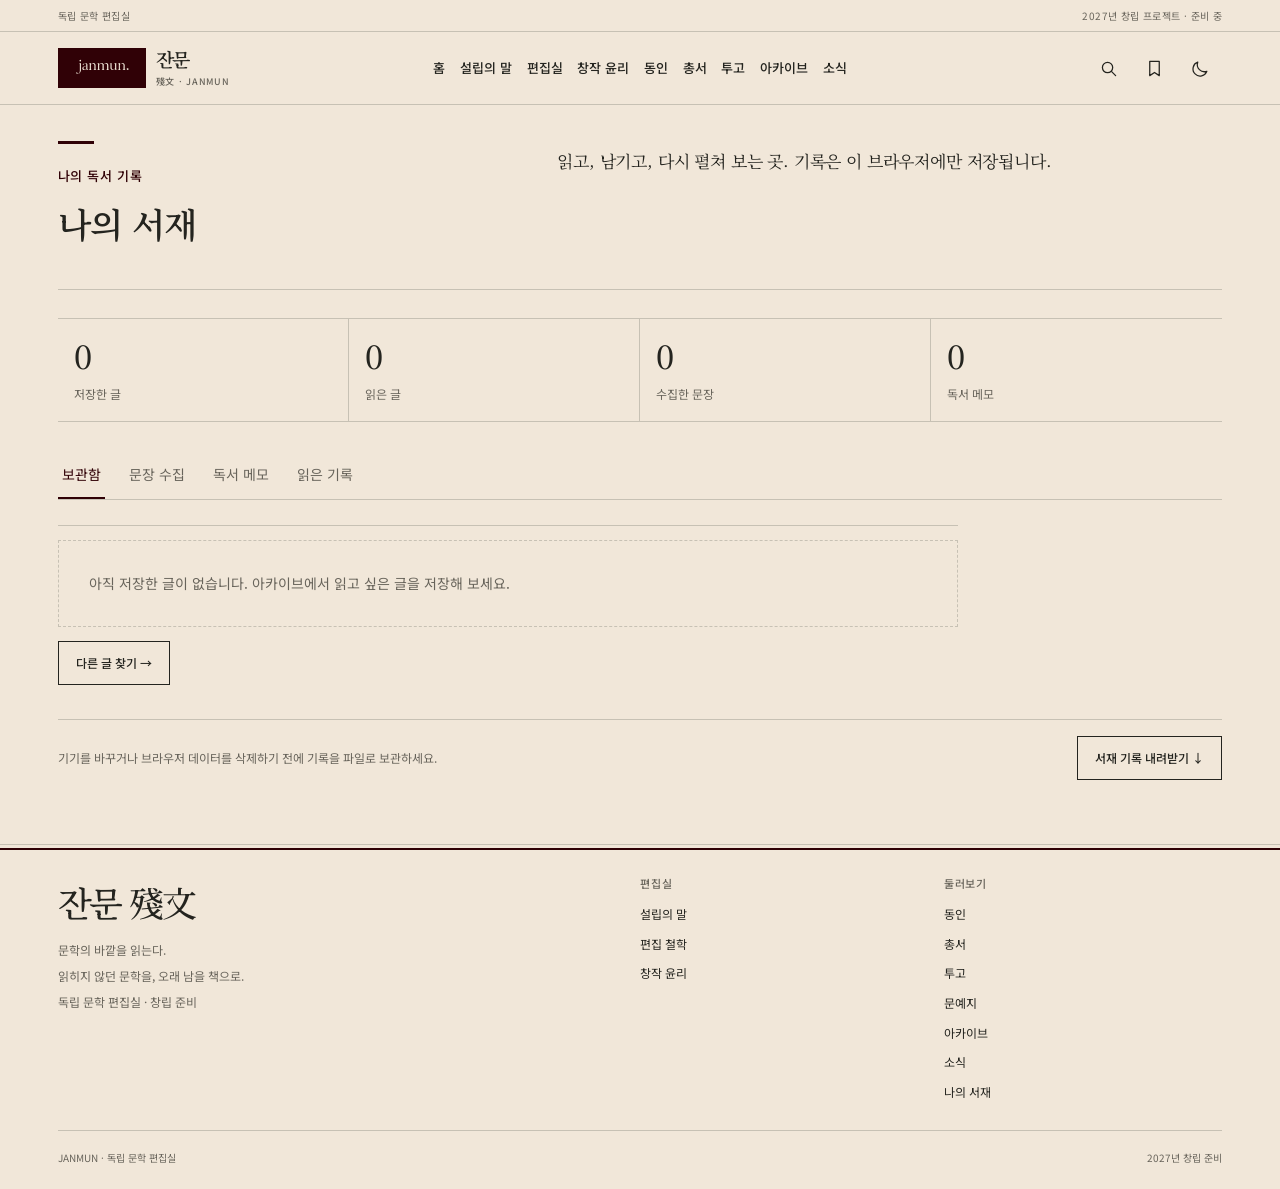
<file: saved/index.html>
<!doctype html>
<html lang="ko" data-theme="light" data-site-root="../" data-start-route="saved">
  <head>
    <meta charset="utf-8">
    <meta name="viewport" content="width=device-width,initial-scale=1,viewport-fit=cover">
    <meta name="theme-color" content="#f1e7d9">
    <link rel="icon" type="image/svg+xml" href="../assets/janmun-mark.svg">
    <link rel="stylesheet" href="../css/style.css?v=1.0.2">
    <script src="../js/news-data.js?v=0.9.9" defer></script>
    <script src="../js/main.js?v=1.1.1" defer></script>
    <!-- JANMUN SEO BEGIN -->
    <title>나의 서재 | 잔문 殘文</title>
    <meta name="description" content="브라우저에 저장된 읽기 목록, 문장 수집과 독서 메모를 확인하는 개인 공간.">
    <link rel="canonical" href="https://janmun-editorial.github.io/saved/">
    <meta name="robots" content="noindex, follow">
    <meta property="og:type" content="website">
    <meta property="og:site_name" content="잔문 殘文">
    <meta property="og:locale" content="ko_KR">
    <meta property="og:title" content="나의 서재 | 잔문 殘文">
    <meta property="og:description" content="브라우저에 저장된 읽기 목록, 문장 수집과 독서 메모를 확인하는 개인 공간.">
    <meta property="og:url" content="https://janmun-editorial.github.io/saved/">
    <meta property="og:image" content="https://janmun-editorial.github.io/assets/share.png">
    <meta property="og:image:width" content="1200">
    <meta property="og:image:height" content="630">
    <meta property="og:image:alt" content="잔문 편집실 로고">
    <meta name="twitter:card" content="summary_large_image">
    <meta name="twitter:title" content="나의 서재 | 잔문 殘文">
    <meta name="twitter:description" content="브라우저에 저장된 읽기 목록, 문장 수집과 독서 메모를 확인하는 개인 공간.">
    <meta name="twitter:image" content="https://janmun-editorial.github.io/assets/share.png">
    <script type="application/ld+json">{"@context":"https://schema.org","@type":"WebPage","name":"나의 서재 | 잔문 殘文","description":"브라우저에 저장된 읽기 목록, 문장 수집과 독서 메모를 확인하는 개인 공간.","url":"https://janmun-editorial.github.io/saved/","inLanguage":"ko","isPartOf":{"@id":"https://janmun-editorial.github.io/#website"}}</script>
    <!-- JANMUN SEO END -->
  </head>
  <body>
    <a class="skip" href="#main">본문 바로가기</a>
    <div class="progress" aria-hidden="true">
    </div>
    <div class="utility">
      <div class="shell">
        <span>독립 문학 편집실</span><span>2027년 창립 프로젝트 · 준비 중</span>
      </div>
    </div>
    <header class="mast">
      <div class="shell mast-in">
        <a class="brand" href="../" data-route-link="home" aria-label="잔문 홈"><img class="brand-mark" src="../assets/janmun-mark.svg" alt="" width="43" height="43"><span class="brand-text">잔문<small>殘文 · JANMUN</small></span></a>
        <nav class="nav" id="navigation" aria-label="주 메뉴">
          <a href="../" data-route-link="home">홈</a>
          <a href="../about/" data-route-link="about">설립의 말</a>
          <a href="../editorial/" data-route-link="editorial">편집실</a>
          <a href="../ethics/" data-route-link="ethics">창작 윤리</a>
          <a href="../members/" data-route-link="members">동인</a>
          <a href="../books/" data-route-link="books">총서</a>
          <a href="../submission/" data-route-link="submission">투고</a>
          <a href="../archive/" data-route-link="archive">아카이브</a>
          <a href="../news/" data-route-link="news">소식</a>
        </nav>
        <div class="tools">
          <button class="iconbtn" id="search-open" aria-label="글 검색" title="글 검색"><svg viewBox="0 0 24 24"><circle cx="10.8" cy="10.8" r="6.5"/><path d="m16 16 5 5"/></svg></button>
          <a class="iconbtn" href="../saved/" data-route-link="saved" aria-label="나의 서재" title="나의 서재"><svg viewBox="0 0 24 24"><path d="M6 3h12v18l-6-4-6 4z"/></svg></a>
          <button class="iconbtn" id="theme" aria-label="화면 테마 전환" aria-pressed="false" title="어두운 화면"><svg viewBox="0 0 24 24"><path d="M20 15.5A9 9 0 0 1 8.5 4 9 9 0 1 0 20 15.5Z"/></svg></button>
          <button class="iconbtn mobile" id="mobile" aria-label="메뉴 열기" aria-controls="navigation" aria-expanded="false"><svg viewBox="0 0 24 24"><path d="M3 6h18M3 12h18M3 18h18"/></svg></button>
        </div>
      </div>
    </header>
    <main id="main" tabindex="-1">
      <!-- Home: editorial masthead, lead essay and contents -->
      <template data-janmun-view="home">
      <section class="view shell" id="page-home" hidden>
        <div class="edition-line">
          <span>독립 문학 편집실</span>
          <span class="edition-center">문학의 바깥을 읽는다.</span>
          <span>창립 준비 · 2027</span>
        </div>
        <div class="front-masthead">
          <h1 class="front-title">잔문<span>殘文</span></h1>
          <div class="front-imprint">
            <span>JANMUN</span>
            <span>독립 문학 편집실</span>
          </div>
        </div>

        <section class="front-feature" aria-labelledby="lead-title">
          <figure class="front-art">
            <div class="founding-plate" role="group" aria-label="잔문의 창립 표제">
              <div class="founding-plate-header">
                <span>殘文</span><span>창립 문서 01</span>
              </div>
              <div class="founding-plate-body">
                <div class="founding-characters" aria-label="미독">
                  <span aria-hidden="true">未</span><span aria-hidden="true">讀</span>
                </div>
                <p class="founding-note"><span>아직</span><span>읽히지</span><span>않은 글.</span></p>
              </div>
              <div class="founding-plate-footer">
                <p>그렇게 만든 책이 누군가의 책장에 오래 남아 있기를 바란다.</p>
                <span class="founding-seal" aria-hidden="true">殘</span>
              </div>
            </div>
            <figcaption><span>미독 未讀</span><span>잔문 편집 그래픽 01</span></figcaption>
          </figure>
          <div class="front-copy">
            <div class="front-kicker"><span>창립 문서</span><span>01 / 04</span></div>
            <h2 id="lead-title">읽히지 않던 문학을, 오래 남을 책으로.</h2>
            <p>잔문은 소설을 읽고, 다듬고, 책으로 만드는 작은 문학 편집실이다.</p>
            <div class="front-actions">
              <a class="primary" href="../about/" data-route-link="about">설립의 말 읽기 <span aria-hidden="true">↗</span></a>
              <a class="textlink" href="../archive/?category=journal" data-route-link="journal">문예지 둘러보기 →</a>
            </div>
          </div>
        </section>

        <div class="home-notice"><span class="eyebrow">편집실 소식</span><a href="../news/founding/" data-route-link="news/founding">잔문은 창립을 준비하고 있다. <span aria-hidden="true">→</span></a></div>
        <div class="resume" id="resume" hidden>
          <div><span class="eyebrow">마지막으로 읽은 글</span><a id="resume-link" href="../archive/" data-route-link="archive"></a></div>
          <button id="resume-clear" type="button">기록 지우기</button>
        </div>

        <div class="front-index">
          <section class="front-contents" aria-labelledby="contents-title">
            <div class="section-top">
              <div><span class="eyebrow">창립 문서 01—04</span><h2 id="contents-title">잔문의 목차</h2></div>
              <a class="textlink" href="../archive/" data-route-link="archive">전체 보기 ↗</a>
            </div>
            <div class="entry-grid">
              <a class="entry" href="../about/" data-route-link="about"><span class="entry-no">01</span><h3>설립의 말</h3><p>문학의 바깥을 읽는 이유<span class="entry-detail" data-entry-meta="about"></span></p><span class="entry-arrow" aria-hidden="true">↗</span></a>
              <a class="entry" href="../editorial/" data-route-link="editorial"><span class="entry-no">02</span><h3>편집 철학</h3><p>무엇을 남길 것인가.<span class="entry-detail" data-entry-meta="editorial"></span></p><span class="entry-arrow" aria-hidden="true">↗</span></a>
              <a class="entry" href="../ethics/" data-route-link="ethics"><span class="entry-no">03</span><h3>창작 윤리</h3><p>완벽함이 아니라 정직함.<span class="entry-detail" data-entry-meta="ethics"></span></p><span class="entry-arrow" aria-hidden="true">↗</span></a>
              <a class="entry" href="../members/" data-route-link="members"><span class="entry-no">04</span><h3>잔문 동인</h3><p>서로의 가장 이른 독자이자, 가장 오래 남는 독자로.<span class="entry-detail" data-entry-meta="members"></span></p><span class="entry-arrow" aria-hidden="true">↗</span></a>
            </div>
          </section>
          <aside class="front-margin">
            <span class="eyebrow">문장 하나</span>
            <blockquote id="front-quote">무엇을 남길 것인가.</blockquote>
            <a id="front-quote-source" href="../editorial/" data-route-link="editorial">편집 철학</a>
            <button class="quiet-button" type="button" id="next-quote">다른 문장 <span aria-hidden="true">↻</span></button>
          </aside>
        </div>

        <section class="front-projects" aria-labelledby="project-title">
          <div class="section-top">
            <div><span class="eyebrow">2027년 창립 프로젝트</span><h2 id="project-title">만들어 가는 것들</h2></div>
          </div>
          <div class="project-grid">
            <a class="project" href="../archive/?category=journal" data-route-link="journal"><span class="eyebrow">01 · 문예지</span><h3>아직 읽히지 않은 글.</h3><p>단편과 엽편, 창작의 기록을 발표할 공간.</p><span class="project-link">문예지 ↗</span></a>
            <a class="project" href="../members/" data-route-link="members"><span class="eyebrow">02 · 동인</span><h3>서로의 첫 독자로.</h3><p>정기 모집으로 함께하는 소규모 온라인 문학 공동체.</p><span class="project-link">동인 소개 ↗</span></a>
            <a class="project" href="../books/" data-route-link="books"><span class="eyebrow">03 · 총서</span><h3>한 권씩, 오래 남을 문학을.</h3><p>첫 공동 소설집을 준비하고 있다.</p><span class="project-link">총서 보기 ↗</span></a>
          </div>
        </section>
        <div class="front-invitation"><div><span class="eyebrow">창작자에게</span><h2>당신의 글을 기다리는 곳.</h2><p>현재 원고 접수와 동인 모집을 준비하고 있다.</p></div><a href="../submission/" data-route-link="submission" class="outline">투고 안내 읽기 ↗</a></div>
      </section>
      </template>
      <template data-janmun-view="about">
      <section class="view shell reading" id="page-about" hidden>
        <div class="crumb">
          <a href="../" data-route-link="home">잔문</a> / <a href="../archive/" data-route-link="archive">아카이브</a> / 설립의 말
        </div>
        <div class="reader-grid">
          <article class="editorial-spread">
            <header class="article-head editorial-heading">
              <p class="eyebrow">잔문 · 창립 문서 01</p>
              <h1>설립의 말</h1>
              <p>문학의 바깥을 읽는 이유</p>
              <div class="reading-meta">
                <span data-reading-time="about"></span><span data-reading-status="about"></span>
              </div>
            </header>
            <div class="prose editorial-copy">
              <p>잔문은 소설을 읽고, 다듬고, 책으로 만드는 작은 문학 편집실이다.</p>
              <p>우리는 작가가 어떤 이력을 가졌는지보다 어떤 글을 쓰는지에 관심이 있다. 인공지능을 활용한 글도, 혼자 힘으로 완성한 글도 그 자체로 읽고자 한다. 창작의 방식은 저마다 다를 수 있지만, 자신의 글을 대하는 태도만큼은 중요하게 생각한다.</p>
              <p>완성된 원고뿐 아니라 아직 고쳐 쓸 여지가 있는 글에도 관심을 기울인다. 작가가 쓰고 싶었던 이야기를 함께 고민하고, 그 사람의 문장을 잃지 않는 방향으로 작품을 다듬고 싶다.</p>
              <p>많은 책을 만드는 것보다 한 권의 책을 제대로 만드는 일에 마음을 둔다.</p>
              <p>그렇게 만든 책이 누군가의 책장에 오래 남아 있기를 바란다.</p>
              <p><strong>문학의 바깥을 읽는다.</strong></p>
              <p>잔문 殘文</p>
            </div>
            <div class="annotation-area">
              <div class="annotation-head"><h2>읽고 남기기</h2><span class="muted">나만의 비공개 기록</span></div>
              <p class="muted">본문의 문장을 선택하거나 아래 버튼으로 문단을 골라 저장하세요.</p>
              <div class="actions"><button class="outline" type="button" data-collect="about">문장 수집</button><button class="outline" type="button" data-note-open="about">독서 메모 쓰기</button><a class="textlink" href="../saved/" data-route-link="saved">나의 서재 ↗</a></div>
              <div class="note-editor" data-note-editor="about" hidden><label>이 글에 대한 메모<textarea rows="4" maxlength="3000" data-note-text="about" placeholder="읽으며 남은 생각을 적어 보세요."></textarea></label><div class="actions"><button class="primary" type="button" data-note-save="about">메모 저장</button><button class="outline" type="button" data-note-close="about">닫기</button></div></div>
            </div>
            <div class="reader-end-controls">
              <button class="outline" type="button" data-read="about" aria-pressed="false">읽음 표시</button><button class="outline" type="button" data-print>인쇄 / PDF 저장</button>
            </div>
            <div class="next-reading">
              <a href="../" data-route-link="home"><small>← 처음으로</small>잔문</a><a href="../editorial/" data-route-link="editorial"><small>다음 글 →</small>편집 철학</a>
            </div>
            <div class="article-end">
              <span>殘</span><a href="../archive/" data-route-link="archive">모든 글 보기 ↗</a>
            </div>
          </article>
        </div>
      </section>
      </template>
      <template data-janmun-view="editorial">
      <section class="view shell reading" id="page-editorial" hidden>
        <div class="crumb">
          <a href="../" data-route-link="home">잔문</a> / <a href="../archive/" data-route-link="archive">아카이브</a> / 편집 철학
        </div>
        <div class="reader-grid">
          <article class="editorial-spread">
            <header class="article-head editorial-heading">
              <p class="eyebrow">잔문 · 창립 문서 02</p>
              <h1>편집 철학</h1>
              <p>무엇을 남길 것인가.</p>
              <div class="reading-meta">
                <span data-reading-time="editorial"></span><span data-reading-status="editorial"></span>
              </div>
            </header>
            <div class="prose editorial-copy">
              <p>잔문은 익숙한 것을 낯설게 바라보는 소설에 관심이 있다.</p>
              <p>특별한 사건이 있어야 좋은 이야기가 되는 것은 아니다. 오래 함께 살아온 사람을 문득 이해할 수 없게 되는 순간이나, 무심코 지나친 일에서 이전과 다른 의미를 발견하는 일도 충분히 소설이 될 수 있다.</p>
              <p>우리는 작품이 다루는 소재보다 그것을 바라보는 작가의 시선을 중요하게 생각한다.</p>
              <p>원고를 살필 때에는 문장의 정확성, 인물의 개연성, 이야기의 구조를 함께 검토한다. 다만 모든 문장이 매끄러워야 한다고 생각하지는 않는다. 작품의 결함과 작가의 개성을 구분하는 것 역시 편집의 몫이기 때문이다.</p>
              <p>고쳐야 할 문장과 고치지 말아야 할 문장 사이에서 충분히 고민한다.</p>
              <p>잔문이라는 이름에는 그러한 뜻도 담겨 있다.</p>
              <p>무엇을 남길 것인가.</p>
              <p>우리가 원고를 읽으며 가장 오래 생각하는 질문이다.</p>
            </div>
            <div class="annotation-area">
              <div class="annotation-head"><h2>읽고 남기기</h2><span class="muted">나만의 비공개 기록</span></div>
              <p class="muted">본문의 문장을 선택하거나 아래 버튼으로 문단을 골라 저장하세요.</p>
              <div class="actions"><button class="outline" type="button" data-collect="editorial">문장 수집</button><button class="outline" type="button" data-note-open="editorial">독서 메모 쓰기</button><a class="textlink" href="../saved/" data-route-link="saved">나의 서재 ↗</a></div>
              <div class="note-editor" data-note-editor="editorial" hidden><label>이 글에 대한 메모<textarea rows="4" maxlength="3000" data-note-text="editorial" placeholder="읽으며 남은 생각을 적어 보세요."></textarea></label><div class="actions"><button class="primary" type="button" data-note-save="editorial">메모 저장</button><button class="outline" type="button" data-note-close="editorial">닫기</button></div></div>
            </div>
            <div class="reader-end-controls">
              <button class="outline" type="button" data-read="editorial" aria-pressed="false">읽음 표시</button><button class="outline" type="button" data-print>인쇄 / PDF 저장</button>
            </div>
            <div class="next-reading">
              <a href="../about/" data-route-link="about"><small>← 이전 글</small>설립의 말</a><a href="../ethics/" data-route-link="ethics"><small>다음 글 →</small>창작 윤리</a>
            </div>
            <div class="article-end">
              <span>殘</span><a href="../archive/" data-route-link="archive">모든 글 보기 ↗</a>
            </div>
          </article>
        </div>
      </section>
      </template>
      <template data-janmun-view="ethics">
      <section class="view shell reading" id="page-ethics" hidden>
        <div class="crumb">
          <a href="../" data-route-link="home">잔문</a> / <a href="../archive/" data-route-link="archive">아카이브</a> / 창작 윤리
        </div>
        <div class="reader-grid">
          <article class="editorial-spread">
            <header class="article-head editorial-heading">
              <p class="eyebrow">잔문 · 창립 문서 03</p>
              <h1>창작 윤리</h1>
              <p>완벽함이 아니라 정직함.</p>
              <div class="reading-meta">
                <span data-reading-time="ethics"></span><span data-reading-status="ethics"></span>
              </div>
            </header>
            <div class="prose editorial-copy">
              <p>창작의 방식은 저마다 다르지만, 작품에 대한 책임까지 달라지는 것은 아니다.</p>
              <p>잔문은 인공지능의 활용을 창작의 결격 사유로 삼지 않는다. 다만 사용한 도구와 그 개입 범위를 사실대로 밝히고, 타인의 저작물과 권리를 존중하는 것을 기본으로 삼는다.</p>
              <p>우리는 모든 문장을 직접 작성했다는 사실만으로 창작의 주체성이 증명된다고 생각하지 않는다. 무엇을 받아들이고 무엇을 거절했는지, 어떤 판단을 거쳐 작품을 완성했는지 역시 창작의 일부다.</p>
              <p>그러나 도구의 도움을 받았다는 사실이 작품의 결함이나 윤리적 문제에 대한 면책 사유가 될 수는 없다. 최종 원고에 대한 판단과 책임은 창작자에게 있다.</p>
              <p>창작의 과정을 숨기지 않는다.<br>타인의 것을 자신의 것으로 내놓지 않는다.<br>자신이 완성한 작품에 책임을 진다.</p>
              <p>잔문이 창작자에게 바라는 것은 완벽함이 아니라 정직함이다.</p>
            </div>
            <div class="annotation-area">
              <div class="annotation-head"><h2>읽고 남기기</h2><span class="muted">나만의 비공개 기록</span></div>
              <p class="muted">본문의 문장을 선택하거나 아래 버튼으로 문단을 골라 저장하세요.</p>
              <div class="actions"><button class="outline" type="button" data-collect="ethics">문장 수집</button><button class="outline" type="button" data-note-open="ethics">독서 메모 쓰기</button><a class="textlink" href="../saved/" data-route-link="saved">나의 서재 ↗</a></div>
              <div class="note-editor" data-note-editor="ethics" hidden><label>이 글에 대한 메모<textarea rows="4" maxlength="3000" data-note-text="ethics" placeholder="읽으며 남은 생각을 적어 보세요."></textarea></label><div class="actions"><button class="primary" type="button" data-note-save="ethics">메모 저장</button><button class="outline" type="button" data-note-close="ethics">닫기</button></div></div>
            </div>
            <div class="reader-end-controls">
              <button class="outline" type="button" data-read="ethics" aria-pressed="false">읽음 표시</button><button class="outline" type="button" data-print>인쇄 / PDF 저장</button>
            </div>
            <div class="next-reading">
              <a href="../editorial/" data-route-link="editorial"><small>← 이전 글</small>편집 철학</a><a href="../members/" data-route-link="members"><small>다음 글 →</small>잔문 동인</a>
            </div>
            <div class="article-end">
              <span>殘</span><a href="../archive/" data-route-link="archive">모든 글 보기 ↗</a>
            </div>
          </article>
        </div>
      </section>
      </template>
      <template data-janmun-view="members">
      <section class="view shell reading" id="page-members" hidden>
        <div class="crumb">
          <a href="../" data-route-link="home">잔문</a> / <a href="../archive/" data-route-link="archive">아카이브</a> / 잔문 동인
        </div>
        <div class="reader-grid">
          <article class="editorial-spread">
            <header class="article-head editorial-heading">
              <p class="eyebrow">잔문 · 창립 문서 04</p>
              <h1>잔문 동인</h1>
              <p>서로의 가장 이른 독자이자, 가장 오래 남는 독자로.</p>
              <div class="reading-meta">
                <span data-reading-time="members"></span><span data-reading-status="members"></span>
              </div>
            </header>
            <div class="prose editorial-copy">
              <p>잔문 동인은 각자의 작품을 쓰고 서로의 문학을 읽는 창작 공동체다.</p>
              <p>정기 모집을 통해 소규모로 구성하며, 온라인을 중심으로 활동한다. 서로의 원고에 충분한 시간을 들이고 지속적인 대화를 나눌 수 있는 규모를 지향한다.</p>
              <p>주요 활동은 원고 합평과 작품 연구, 문학에 관한 토론이다. 완성된 작품은 물론 아직 방향을 찾지 못한 원고도 함께 살핀다. 그 과정에서 발전한 작품을 문예지와 공동 소설집으로 선보이고자 한다.</p>
              <p>서로의 문학적 취향이 같을 필요는 없다. 같은 작품을 읽고 다른 이야기를 나눌 수 있다는 것 역시 함께 읽는 이유 중 하나다.</p>
              <p>합평에서는 막연한 칭찬보다 구체적인 감상을 나눈다. 타인의 문장을 자신의 취향에 맞추기보다 그 문장이 가진 가능성을 살핀다.</p>
              <p>등단이나 출간 경력은 참여의 조건이 아니다. 꾸준히 쓰고 읽으며, 자신의 작품만큼 타인의 작품에도 시간을 내어 줄 수 있는 사람과 함께하고 싶다.</p>
              <p>서로의 가장 이른 독자이자, 가장 오래 남는 독자로.</p>
              <p>잔문 殘文</p>
            </div>
            <div class="annotation-area">
              <div class="annotation-head"><h2>읽고 남기기</h2><span class="muted">나만의 비공개 기록</span></div>
              <p class="muted">본문의 문장을 선택하거나 아래 버튼으로 문단을 골라 저장하세요.</p>
              <div class="actions"><button class="outline" type="button" data-collect="members">문장 수집</button><button class="outline" type="button" data-note-open="members">독서 메모 쓰기</button><a class="textlink" href="../saved/" data-route-link="saved">나의 서재 ↗</a></div>
              <div class="note-editor" data-note-editor="members" hidden><label>이 글에 대한 메모<textarea rows="4" maxlength="3000" data-note-text="members" placeholder="읽으며 남은 생각을 적어 보세요."></textarea></label><div class="actions"><button class="primary" type="button" data-note-save="members">메모 저장</button><button class="outline" type="button" data-note-close="members">닫기</button></div></div>
            </div>
            <div class="reader-end-controls">
              <button class="outline" type="button" data-read="members" aria-pressed="false">읽음 표시</button><button class="outline" type="button" data-print>인쇄 / PDF 저장</button>
            </div>
            <div class="next-reading">
              <a href="../ethics/" data-route-link="ethics"><small>← 이전 글</small>창작 윤리</a><a href="../books/" data-route-link="books"><small>다음으로 →</small>잔문 총서</a>
            </div>
            <div class="article-end">
              <span>殘</span><a href="../archive/" data-route-link="archive">모든 글 보기 ↗</a>
            </div>
          </article>
        </div>
      </section>
      </template>
      <template data-janmun-view="archive">
      <section class="view shell" id="page-archive" hidden>
        <div class="archive-intro editorial-spread">
          <header class="archive-heading editorial-heading">
            <span class="archive-rule" aria-hidden="true"></span>
            <span class="eyebrow">殘文 · 文學記錄</span>
            <h1>아카이브</h1>
            <p>문학이 만들어지고 남겨진 자리.</p>
          </header>
          <div class="archive-intro-copy editorial-copy">
            <p>잔문의 창립 문서부터 작가의 작품, 편집 과정과 문학에 관한 대화까지. 한 편의 글이 완성되기까지의 시간과 그 이후에 남겨진 기록을 모은다.</p>
            <p>잔문이 지나온 시간은 이곳에 쌓인다.</p>
          </div>
        </div>
        <div class="page-body archive-body">
          <div class="archive-controls">
            <div class="archive-categories" role="group" aria-label="기록 분류">
              <button type="button" data-archive-category="all" aria-pressed="true">전체<span data-archive-category-count="all"></span></button>
              <button type="button" data-archive-category="founding" aria-pressed="false">창립 문서<span data-archive-category-count="founding"></span></button>
              <button type="button" data-archive-category="journal" aria-pressed="false">문예지<span data-archive-category-count="journal"></span></button>
              <button type="button" data-archive-category="author" aria-pressed="false">작가 기록<span data-archive-category-count="author"></span></button>
              <button type="button" data-archive-category="editing" aria-pressed="false">편집 기록<span data-archive-category-count="editing"></span></button>
              <button type="button" data-archive-category="criticism" aria-pressed="false">문학 비평<span data-archive-category-count="criticism"></span></button>
              <button type="button" data-archive-category="publication" aria-pressed="false">출간 기록<span data-archive-category-count="publication"></span></button>
              <button type="button" data-archive-category="community" aria-pressed="false">공동체 기록<span data-archive-category-count="community"></span></button>
            </div>
            <div class="searchbar archive-search">
              <input type="search" id="archive-query" placeholder="제목·본문·작가 검색" aria-label="아카이브 검색">
              <select id="archive-filter" aria-label="독서 상태"><option value="all">모든 글</option><option value="saved">저장한 글만</option><option value="unread">읽지 않은 글</option><option value="read">읽은 글</option></select>
              <select id="archive-author" aria-label="작가"><option value="all">모든 작가</option></select>
              <select id="archive-year" aria-label="등록 연도"><option value="all">모든 등록 연도</option></select>
              <select id="archive-sort" aria-label="기록 정렬"><option value="number">기록 번호순</option><option value="newest">최근 등록순</option><option value="oldest">오래된 등록순</option></select>
            </div>
          </div>
          <div class="archive-results-head"><div class="archive-count" id="archive-count" aria-live="polite"></div><a class="textlink" href="../saved/" data-route-link="saved">나의 서재 ↗</a></div>
          <div id="archive-list" class="archive-list"><!-- STATIC archive-list BEGIN --><div class="archive-row"><span class="eyebrow">01</span><a href="../about/" data-route-link="about"><span class="archive-record-meta">창립 문서 · 잔문 · 등록 2026-11-24</span><h3>설립의 말</h3><p>문학의 바깥을 읽는 이유</p></a></div><div class="archive-row"><span class="eyebrow">02</span><a href="../editorial/" data-route-link="editorial"><span class="archive-record-meta">창립 문서 · 잔문 · 등록 2026-11-24</span><h3>편집 철학</h3><p>무엇을 남길 것인가.</p></a></div><div class="archive-row"><span class="eyebrow">03</span><a href="../ethics/" data-route-link="ethics"><span class="archive-record-meta">창립 문서 · 잔문 · 등록 2026-11-24</span><h3>창작 윤리</h3><p>완벽함이 아니라 정직함.</p></a></div><div class="archive-row"><span class="eyebrow">04</span><a href="../members/" data-route-link="members"><span class="archive-record-meta">창립 문서 · 잔문 · 등록 2026-11-24</span><h3>잔문 동인</h3><p>서로의 가장 이른 독자이자, 가장 오래 남는 독자로.</p></a></div><!-- STATIC archive-list END --></div>
          <div class="archive-empty-actions" id="archive-empty-actions" hidden><a class="outline" href="../submission/" data-route-link="submission">투고 안내 →</a></div>
          <p class="archive-footnote">기록의 등록일은 아카이브에 수록한 날짜이며, 최초 집필일이나 발표일과 다를 수 있다. 작가의 미공개 원고와 합평·편집 기록은 동의를 얻은 경우에만 공개한다.</p>
        </div>
      </section>
      </template>
      <section class="view shell" id="page-saved">
        <div class="editorial-spread library-intro">
          <header class="editorial-heading">
            <span class="editorial-rule" aria-hidden="true"></span>
            <span class="eyebrow">나의 독서 기록</span>
            <h1>나의 서재</h1>
          </header>
          <div class="editorial-copy"><p>읽고, 남기고, 다시 펼쳐 보는 곳. 기록은 이 브라우저에만 저장됩니다.</p></div>
        </div>
        <div class="page-body">
          <div class="library-summary" aria-label="서재 현황">
            <div><strong id="save-count">0</strong><span>저장한 글</span></div>
            <div><strong id="finished-count">0</strong><span>읽은 글</span></div>
            <div><strong id="quote-count">0</strong><span>수집한 문장</span></div>
            <div><strong id="note-count">0</strong><span>독서 메모</span></div>
          </div>
          <div class="library-tabs" role="group" aria-label="서재 분류">
            <button type="button" data-library-tab="saved" aria-pressed="true">보관함</button>
            <button type="button" data-library-tab="quotes" aria-pressed="false">문장 수집</button>
            <button type="button" data-library-tab="notes" aria-pressed="false">독서 메모</button>
            <button type="button" data-library-tab="history" aria-pressed="false">읽은 기록</button>
          </div>
          <div id="library-saved" class="library-panel"><div class="archive-list" id="saved-list"></div><p><a class="outline" href="../archive/" data-route-link="archive">다른 글 찾기 →</a></p></div>
          <div id="library-quotes" class="library-panel" hidden><div id="quote-list" class="archive-list"></div></div>
          <div id="library-notes" class="library-panel" hidden><div id="note-list" class="archive-list"></div></div>
          <div id="library-history" class="library-panel" hidden><div id="history-list" class="archive-list"></div></div>
          <div class="library-export"><p class="muted">기기를 바꾸거나 브라우저 데이터를 삭제하기 전에 기록을 파일로 보관하세요.</p><button type="button" class="outline" id="library-export">서재 기록 내려받기 ↓</button></div>
        </div>
      </section>
      <template data-janmun-view="books">
      <section class="view shell" id="page-books" hidden>
        <div class="series-intro editorial-spread">
          <header class="series-heading editorial-heading">
            <span class="series-rule" aria-hidden="true"></span>
            <span class="eyebrow">출간 준비</span>
            <h1>잔문 총서</h1>
            <p>한 권씩, 오래 남을 문학을.</p>
          </header>
          <div class="prose series-copy editorial-copy">
            <p>잔문 총서는 서로 다른 작가의 문학을 한 권씩 엮어 가는 출간 프로젝트다.</p>
            <p>단편소설집과 공동 소설집을 중심으로 시작하되, 작품에 따라 책의 형태와 구성을 달리하고자 한다. 한 권의 책이 가진 고유한 성격을 존중하며, 정해진 형식에 작품을 맞추지 않는다.</p>
            <p>원고의 선정부터 편집, 표지와 지면의 구성까지 작품을 읽는 경험의 일부라고 생각한다. 내용과 형식이 서로 어긋나지 않는 책을 만들고 싶다.</p>
            <p>출간의 수나 속도에 얽매이지 않는다. 각자의 작품에 필요한 시간을 들이고, 충분한 편집을 거쳐 독자에게 건넨다.</p>
            <p>잔문의 책이 책장에 꽂힌 뒤에도 몇 번쯤 다시 펼쳐지는 책이기를 바란다.</p>
            <p>한 권씩, 오래 남을 문학을.</p>
            <p>잔문 殘文</p>
          </div>
        </div>
        <div class="section-top"><h2>첫 출간 프로젝트</h2><span class="muted">기획 단계</span></div>
        <div class="page-body book-layout">
          <div class="book-cover" aria-label="첫 공동 소설집 표지 콘셉트, 제목 미정">
            <span>殘文 · 공동선 001 / 기획 시안</span><strong>잔문 공동선</strong><span>첫 번째 소설집 · 제목 미정</span>
          </div>
          <div class="book-info">
            <span class="status">출간 기획 중</span>
            <h2>첫 번째 공동 소설집</h2>
            <p>서로 다른 작가의 엽편과 단편을 한 권으로 엮는 첫 번째 프로젝트다. 작품의 완성도를 중심으로 원고를 선정하며, 제목과 수록작은 아직 확정되지 않았다.</p>
            <dl class="facts">
              <dt>출간 목표</dt><dd>2027년 하반기 (안)</dd>
              <dt>구성</dt><dd>엽편·단편소설</dd>
              <dt>출간 형태</dt><dd>종이책 중심 · 전자책 병행 계획</dd>
              <dt>작가</dt><dd>모집 전</dd>
              <dt>판매</dt><dd>미정 · 예약 접수 없음</dd>
            </dl>
            <a class="outline" href="../members/" data-route-link="members">잔문 동인에 관하여 →</a>
          </div>
        </div>
        <div class="section-top"><h2>총서의 구성</h2><span class="muted">기획 분류</span></div>
        <div class="page-body">
          <p>공동선과 소설선을 중심으로 시작하고, 작품과 운영 여건에 따라 다른 시리즈를 확장할 계획이다.</p>
          <dl class="facts">
            <dt>잔문 소설선</dt><dd>개인 단편·중편 소설집</dd>
            <dt>잔문 공동선</dt><dd>여러 작가의 공동 소설집</dd>
            <dt>잔문 엽편선</dt><dd>짧은 소설을 엮은 작품집</dd>
            <dt>잔문 문고</dt><dd>작은 판형의 문학 시리즈</dd>
            <dt>잔문 특별판</dt><dd>작품의 특성에 따른 별도 기획</dd>
          </dl>
          <p class="muted">현재 출간된 도서는 없으며, 세부 출간 일정은 확정 후 소식에서 안내한다.</p>
          <a class="outline" href="../news/" data-route-link="news">잔문 소식 →</a>
        </div>
      </section>
      </template>
      <template data-janmun-view="submission">
      <section class="view shell" id="page-submission" hidden>
        <div class="editorial-spread submission-intro">
          <header class="editorial-heading">
            <span class="editorial-rule" aria-hidden="true"></span>
            <span class="eyebrow">접수 준비</span>
            <h1>투고</h1>
            <p>창작의 방식을 숨기지 않고도 작품을 건넬 수 있는 곳.</p>
          </header>
          <div class="editorial-copy">
            <span class="status">현재 모집 및 원고 접수 준비 중</span>
            <p class="recruit-note">동인 및 작가 모집 일정, 원고 제출 방법, 세부 심사 기준은 확정 후 이 페이지에서 공개합니다.</p>
          </div>
        </div>
        <div class="submission-faq-layout">
          <div class="faq-nav">
            <span class="eyebrow">투고 안내 · Q&amp;A</span>
            <h2>투고에 관하여</h2>
            <p>투고 전에 궁금한 사항을 확인하세요. 세부 접수 기준은 모집 공고에서 확정합니다.</p>
            <div class="faq-filters" role="group" aria-label="질문 분류">
              <button type="button" data-faq-filter="all" aria-pressed="true">전체</button>
              <button type="button" data-faq-filter="eligibility" aria-pressed="false">투고 자격</button>
              <button type="button" data-faq-filter="ai" aria-pressed="false">AI 활용</button>
              <button type="button" data-faq-filter="review" aria-pressed="false">심사 및 편집</button>
              <button type="button" data-faq-filter="rights" aria-pressed="false">비용 및 권리</button>
              <button type="button" data-faq-filter="apply" aria-pressed="false">접수 안내</button>
            </div>
            <p><a class="textlink" href="../ethics/" data-route-link="ethics">창작 윤리 전문 읽기 ↗</a></p>
          </div>
          <div class="faq" id="submission-faq">
            <section class="faq-group" data-faq-group="eligibility" aria-label="투고 자격">
              <h3>투고 자격</h3>
              <details>
                <summary>누구나 투고할 수 있나요?</summary>
                <div class="faq-answer"><p>등단 여부나 출간 경력에 관계없이 투고할 수 있습니다. 처음 소설을 쓰는 분부터 꾸준히 작품 활동을 이어 온 분까지, 창작자의 이력보다 제출한 작품 자체를 중심으로 검토합니다.</p><p>잔문 동인에 소속되어 있지 않아도 투고할 수 있습니다.</p></div>
              </details>
              <details>
                <summary>어떤 작품을 투고할 수 있나요?</summary>
                <div class="faq-answer"><p>엽편소설과 단편소설을 중심으로 원고를 검토할 예정입니다. 특정한 분위기나 주제를 잔문의 취향에 맞추어 작성할 필요는 없습니다.</p><p>중편 및 장편소설의 접수 여부, 분량과 제출 형식은 모집 공고에서 안내합니다.</p></div>
              </details>
              <details>
                <summary>아직 완성하지 못한 원고도 제출할 수 있나요?</summary>
                <div class="faq-answer"><p>정식 출간 투고는 완결된 원고를 원칙으로 준비하고 있습니다. 완결된 원고라도 수정과 발전 가능성을 함께 검토합니다.</p><p>집필 중인 작품에 대한 지속적인 합평을 원하신다면 잔문 동인 활동을 권장합니다.</p></div>
              </details>
              <details>
                <summary>이미 다른 플랫폼에 공개한 작품도 제출할 수 있나요?</summary>
                <div class="faq-answer"><p>개인 블로그나 브런치 등에서 공개한 작품도 기존 계약 및 권리 관계에 문제가 없다면 검토할 수 있는 방향으로 준비하고 있습니다.</p><p>이전에 공개하거나 출간한 이력은 투고 시 밝혀 주시기 바랍니다. 기발표작의 구체적인 접수 기준은 모집 공고에서 확정합니다.</p></div>
              </details>
            </section>
            <section class="faq-group" data-faq-group="ai" aria-label="AI 활용">
              <h3>AI 활용</h3>
              <details>
                <summary>인공지능을 활용한 작품도 투고할 수 있나요?</summary>
                <div class="faq-answer"><p>가능합니다. 소재 발굴, 자료 조사, 이야기의 구조 설계, 초고 작성, 문장 수정 등 창작 과정에서 인공지능을 활용한 작품도 검토 대상입니다.</p><p>다만 인공지능의 개입 과정과 범위를 사실대로 밝히고, 타인의 권리를 존중하며 최종 원고에 대한 책임을 져야 합니다. 활용 여부만으로 작품의 문학적 가치를 판단하지 않습니다.</p></div>
              </details>
              <details>
                <summary>인공지능 활용 내역은 어느 정도까지 공개해야 하나요?</summary>
                <div class="faq-answer"><p>사용한 도구, 활용 목적, 개입한 창작 단계, 최종 작품에 반영된 범위를 설명해 주시면 됩니다. 단순 교정인지 문장 생성이나 사건 구성에도 활용했는지 구분해 주시기 바랍니다.</p><p>정확한 활용 비율을 산출하기 어려운 경우 창작 과정에서 이루어진 판단과 수정 내용을 구체적으로 설명해 주시기 바랍니다. 세부 제출 양식은 모집 공고에서 안내합니다.</p></div>
              </details>
              <details>
                <summary>인공지능을 사용하지 않은 작품도 투고할 수 있나요?</summary>
                <div class="faq-answer"><p>물론입니다. 인공지능은 잔문의 창작자에게 요구되는 도구가 아닙니다. 어떠한 도구를 사용했는지보다 작품에 담긴 창작자의 시선과 문학적 완성도를 중요하게 생각합니다.</p></div>
              </details>
            </section>
            <section class="faq-group" data-faq-group="review" aria-label="심사 및 편집">
              <h3>심사 및 편집</h3>
              <details>
                <summary>원고는 어떤 기준으로 심사하나요?</summary>
                <div class="faq-answer"><p>작가의 이력이나 인지도보다 작품의 문학적 요소를 중심으로 검토합니다. 모두 완벽한 작품만을 찾는 것은 아니며, 작품마다 가진 강점과 발전 가능성을 종합적으로 살핍니다.</p><ul><li>작품의 독창성과 고유한 시선</li><li>문장의 완성도와 표현의 적절성</li><li>인물과 사건의 개연성</li><li>이야기의 구조와 완결성</li><li>작품의 정서적·사유적 깊이</li><li>편집을 통한 발전 가능성</li></ul></div>
              </details>
              <details>
                <summary>투고하면 어떤 과정을 거치게 되나요?</summary>
                <div class="faq-answer"><p>기본 제출 요건과 창작 윤리 준수 여부를 확인한 뒤 작품에 대한 편집 검토를 진행할 예정입니다. 추가 검토가 필요하면 창작 과정에 대한 질문이나 수정 제안을 드릴 수 있습니다.</p><p>최종 출간 여부는 작품 검토, 출간 여건 및 창작자와의 협의를 거쳐 결정합니다. 투고나 동인 참여 자체가 출간을 보장하지는 않습니다.</p></div>
              </details>
              <details>
                <summary>편집 과정에서 원고가 크게 변경될 수도 있나요?</summary>
                <div class="faq-answer"><p>문장, 인물, 사건 및 이야기의 구조에 관한 수정 의견을 제안할 수 있습니다. 다만 작가의 고유한 문체와 작품의 의도를 존중하며, 주요 수정 사항은 창작자와 협의하여 결정하는 것을 원칙으로 합니다.</p></div>
              </details>
            </section>
            <section class="faq-group" data-faq-group="rights" aria-label="비용 및 권리">
              <h3>비용 및 권리</h3>
              <details>
                <summary>투고하거나 출간할 때 비용이 발생하나요?</summary>
                <div class="faq-answer"><p>투고와 원고 심사는 무료로 진행합니다.</p><p>출간 계약이 성립된 작품의 편집 및 제작 비용은 잔문이 부담하며, 창작자에게 도서 구매를 출간의 조건으로 요구하지 않습니다.</p></div>
              </details>
              <details>
                <summary>출간 후 인세는 어떻게 지급되나요?</summary>
                <div class="faq-answer"><p>판매 실적에 따라 인세를 지급합니다. 구체적인 인세율과 산정 방식, 정산 주기는 출간 계약 체결 전에 안내하고 협의합니다.</p><p>공동 소설집의 경우 참여 작가 간 인세 배분 기준도 사전에 협의합니다. 인공지능 활용 여부에 따른 인세 차등은 두지 않습니다.</p></div>
              </details>
              <details>
                <summary>투고한 작품의 저작권은 어떻게 되나요?</summary>
                <div class="faq-answer"><p>원고를 투고하는 것만으로 저작권이나 출판권이 잔문에 이전되지 않습니다.</p><p>출간이 결정된 경우 출판에 필요한 이용 범위와 계약 기간 등의 조건을 별도로 협의합니다. 미출간 원고를 창작자의 동의 없이 공개하거나 출간하지 않습니다.</p></div>
              </details>
            </section>
            <section class="faq-group" data-faq-group="apply" aria-label="접수 안내">
              <h3>접수 안내</h3>
              <details>
                <summary>심사 결과는 언제 받을 수 있나요?</summary>
                <div class="faq-answer"><p>원고 검토 기간과 결과 안내 방식은 모집 공고에서 안내할 예정입니다. 선정 여부와 관계없이 결과를 안내하는 것을 운영 방향으로 삼되, 모든 원고에 개별적인 비평이나 합평을 제공하는 것은 아닙니다.</p></div>
              </details>
              <details>
                <summary>현재 원고를 제출할 수 있나요?</summary>
                <div class="faq-answer"><p>현재 잔문은 첫 원고 접수와 동인 모집을 준비하고 있습니다. 모집 일정과 접수 방법, 제출 서류 및 세부 심사 기준은 확정 후 홈페이지를 통해 공개합니다.</p><p>현재 제공되는 투고 준비 노트는 개인적인 원고 준비를 위한 기능이며, 작성 내용이 잔문에 전송되지는 않습니다.</p></div>
              </details>
            </section>
          </div>
        </div>
        <div class="section-top"><h2>심사 및 출간 절차</h2><span class="muted">운영 예정</span></div>
        <ol class="submission-steps">
          <li><span class="eyebrow">01</span><h3>원고 접수</h3><p>원고 및 창작 과정 확인</p></li>
          <li><span class="eyebrow">02</span><h3>기본 요건 검토</h3><p>제출 요건과 창작 윤리 확인</p></li>
          <li><span class="eyebrow">03</span><h3>작품 심사</h3><p>문학적 완성도와 가능성 검토</p></li>
          <li><span class="eyebrow">04</span><h3>편집 협의</h3><p>필요한 수정 방향 논의</p></li>
          <li><span class="eyebrow">05</span><h3>출간 결정 및 계약</h3><p>출간 여건·권리·인세 조건 합의</p></li>
          <li><span class="eyebrow">06</span><h3>제작 및 출간</h3><p>교정·교열·디자인·제작</p></li>
        </ol>
        <div class="section-top"><h2>투고 준비</h2><span class="muted">접수 기능 아님</span></div>
        <div class="page-body submission-grid submission-prep">
          <div class="submission-checklist">
              <h2>투고 전 확인할 사항</h2>
              <p class="muted">준비용 목록입니다. 아직 확정된 모집 요강은 아닙니다.</p>
              <label><input type="checkbox"> 원고 제목과 필명 정리</label>
              <label><input type="checkbox"> 작품 소개 작성</label>
              <label><input type="checkbox"> 창작 및 AI 활용 과정 정리</label>
              <label><input type="checkbox"> 인용 문장과 타인의 권리 확인</label>
              <label><input type="checkbox"> 최종 원고 파일 별도 보관</label>
            </div>
          <form class="draft" id="draft-form">
            <h2>투고 준비 노트</h2>
            <p class="muted">접수용이 아닌 개인 준비 양식입니다. 입력 내용은 서버로 전송되지 않습니다. 원고 전문이나 개인정보는 입력하지 마세요.</p>
            <label>필명<input name="name" placeholder="활동 필명" maxlength="80" required></label>
            <label>작품명<input name="title" maxlength="150" required></label>
            <label>분야<select name="genre"><option>단편소설</option><option>엽편소설</option><option>기타</option></select></label>
            <label>AI 활용 방식<textarea name="ai" maxlength="2000" placeholder="어떤 과정에서 어떻게 활용했는지, 또는 활용하지 않았음을 기록하세요."></textarea></label>
            <label>작품 소개<textarea name="intro" maxlength="2000" placeholder="작품에 관한 간단한 소개"></textarea></label>
            <div class="actions">
              <button class="primary" type="submit">초안 파일 내려받기 ↓</button><button class="outline" type="reset">초기화</button>
            </div>
          </form>
        </div>
      </section>
      </template>
      <template data-janmun-view="news">
      <section class="view shell" id="page-news" hidden>
        <div class="notice-intro editorial-spread">
          <header class="notice-heading editorial-heading"><span class="notice-rule" aria-hidden="true"></span><span class="eyebrow">殘文 · NOTICE</span><h1>소식</h1><p>잔문의 공식 안내.</p></header>
          <div class="notice-intro-copy editorial-copy"><p>모집과 출간, 행사 및 운영에 관한 소식을 전한다.<br>잔문의 활동 일정과 주요 변경 사항은 이곳에서 확인할 수 있다.</p></div>
        </div>
        <div class="page-body notice-board" id="news-board">
          <div class="notice-categories" role="group" aria-label="소식 분류"><button type="button" data-news-category="all" aria-pressed="true">전체</button><button type="button" data-news-category="notice" aria-pressed="false">공지</button><button type="button" data-news-category="members" aria-pressed="false">동인 모집</button><button type="button" data-news-category="submission" aria-pressed="false">원고 모집</button><button type="button" data-news-category="publication" aria-pressed="false">출간</button><button type="button" data-news-category="events" aria-pressed="false">행사</button><button type="button" data-news-category="operations" aria-pressed="false">운영</button></div>
          <div class="notice-search"><input id="news-query" type="search" placeholder="제목 또는 본문 검색" aria-label="소식 검색"><select id="news-status" aria-label="진행 상태"><option value="all">모든 상태</option><option>안내</option><option>준비 중</option><option>미접수</option><option>기획 중</option><option>모집 중</option><option>모집 마감</option><option>종료</option></select></div>
          <div id="news-pinned" class="notice-pinned"><!-- STATIC news-pinned BEGIN --><div class="notice-pin"><span class="eyebrow">중요 공지</span><a class="notice-pin-title" href="../news/founding/" data-route-link="news/founding">잔문은 창립을 준비하고 있습니다.</a><p>잔문은 소설을 읽고, 다듬고, 책으로 만드는 작은 문학 편집실입니다. 현재 창립 문서와 운영 방향을 정리하고 첫 동인 활동 및 공동 소설집을 기획하고 있습니다.</p><span class="notice-date">2026-11-24</span></div><!-- STATIC news-pinned END --></div>
          <div class="notice-results"><span id="news-count" aria-live="polite"></span><span>최근 등록순</span></div>
          <div class="notice-table-head" aria-hidden="true"><span>분류</span><span>제목</span><span>상태</span><span>게시일</span></div>
          <div id="news-list" class="notice-list"><!-- STATIC news-list BEGIN --><div class="notice-row"><span class="notice-category">운영</span><a class="notice-row-title" href="../news/website/" data-route-link="news/website">잔문 홈페이지 안내</a><span class="notice-state">안내</span><time class="notice-date" datetime="2026-11-24">2026-11-24</time></div><div class="notice-row"><span class="notice-category">동인 모집</span><a class="notice-row-title" href="../news/members-preview/" data-route-link="news/members-preview">잔문 동인 모집 사전 안내</a><span class="notice-state">준비 중</span><time class="notice-date" datetime="2026-11-24">2026-11-24</time></div><div class="notice-row"><span class="notice-category">원고 모집</span><a class="notice-row-title" href="../news/submission-preview/" data-route-link="news/submission-preview">원고 접수에 관한 사전 안내</a><span class="notice-state">미접수</span><time class="notice-date" datetime="2026-11-24">2026-11-24</time></div><div class="notice-row"><span class="notice-category">출간</span><a class="notice-row-title" href="../news/first-anthology/" data-route-link="news/first-anthology">첫 공동 소설집 기획 안내</a><span class="notice-state">기획 중</span><time class="notice-date" datetime="2026-11-24">2026-11-24</time></div><!-- STATIC news-list END --></div>
          <div id="news-pagination" class="notice-pagination" aria-label="공지 목록 페이지"></div>
        </div>
        <article id="news-detail" class="page-body notice-detail" hidden></article>
      </section>
      </template>
      
    </main>
    <footer class="footer">
      <div class="shell">
        <div class="footer-grid">
          <div>
            <a href="../" data-route-link="home" class="footer-brand">잔문 殘文</a>
            <p>문학의 바깥을 읽는다.<span class="brand-copy">읽히지 않던 문학을, 오래 남을 책으로.</span>독립 문학 편집실 · 창립 준비</p>
          </div>
          <div>
            <span class="eyebrow">편집실</span><a href="../about/" data-route-link="about">설립의 말</a><a href="../editorial/" data-route-link="editorial">편집 철학</a><a href="../ethics/" data-route-link="ethics">창작 윤리</a>
          </div>
          <div>
            <span class="eyebrow">둘러보기</span><a href="../members/" data-route-link="members">동인</a><a href="../books/" data-route-link="books">총서</a><a href="../submission/" data-route-link="submission">투고</a><a href="../archive/?category=journal" data-route-link="journal">문예지</a><a href="../archive/" data-route-link="archive">아카이브</a><a href="../news/" data-route-link="news">소식</a><a href="../saved/" data-route-link="saved">나의 서재</a>
          </div>
        </div>
        <div class="footline">
          <span>JANMUN · 독립 문학 편집실</span><span>2027년 창립 준비</span>
        </div>
      </div>
    </footer>
    <nav class="mobile-dock" aria-label="모바일 빠른 탐색">
      <a href="../" data-route-link="home"><svg viewBox="0 0 24 24" aria-hidden="true"><path d="m3 11 9-8 9 8v10h-6v-7H9v7H3z"/></svg><span>홈</span></a>
      <a href="../archive/?category=journal" data-route-link="journal"><svg viewBox="0 0 24 24" aria-hidden="true"><path d="M4 4h7a4 4 0 0 1 1 2 4 4 0 0 1 1-2h7v15h-7l-1 2-1-2H4zM12 6v15"/></svg><span>문예지</span></a>
      <a href="../archive/" data-route-link="archive"><svg viewBox="0 0 24 24" aria-hidden="true"><path d="M4 4h16v4H4zM6 8v12h12V8M10 12h4"/></svg><span>아카이브</span></a>
      <a href="../saved/" data-route-link="saved"><svg viewBox="0 0 24 24" aria-hidden="true"><path d="M6 3h12v18l-6-4-6 4z"/></svg><span>나의 서재</span></a>
    </nav>
    <dialog id="search-dialog" aria-labelledby="search-dialog-title">
      <div class="dialog-head">
        <h2 id="search-dialog-title">잔문의 글 검색</h2>
        <button class="iconbtn" id="search-close" aria-label="검색 닫기">×</button>
      </div>
      <input type="search" id="search-query" class="dialog-search" placeholder="찾고 싶은 문장 또는 제목" aria-label="검색어">
      <p class="search-hint">PC 단축키 Ctrl + K · ESC로 닫기</p>
      <div id="search-results" class="dialog-results" aria-live="polite">
      </div>
    </dialog>
    <dialog id="quote-dialog" aria-labelledby="quote-dialog-title">
      <div class="dialog-head"><h2 id="quote-dialog-title">문장 수집</h2><button class="iconbtn" id="quote-close" type="button" aria-label="닫기">×</button></div>
      <p class="muted">간직하고 싶은 문단을 고르세요.</p><div id="quote-options" class="quote-options"></div>
    </dialog>
    <button class="focus-exit" id="focus-exit" type="button">집중 모드 종료 ×</button>
    <div id="toast" class="toast" role="status" hidden>
    </div>
    <noscript>
      <p class="shell">메뉴와 읽기 기능을 이용하려면 JavaScript를 활성화하세요.</p>
    </noscript>
  </body>
</html>
</file>
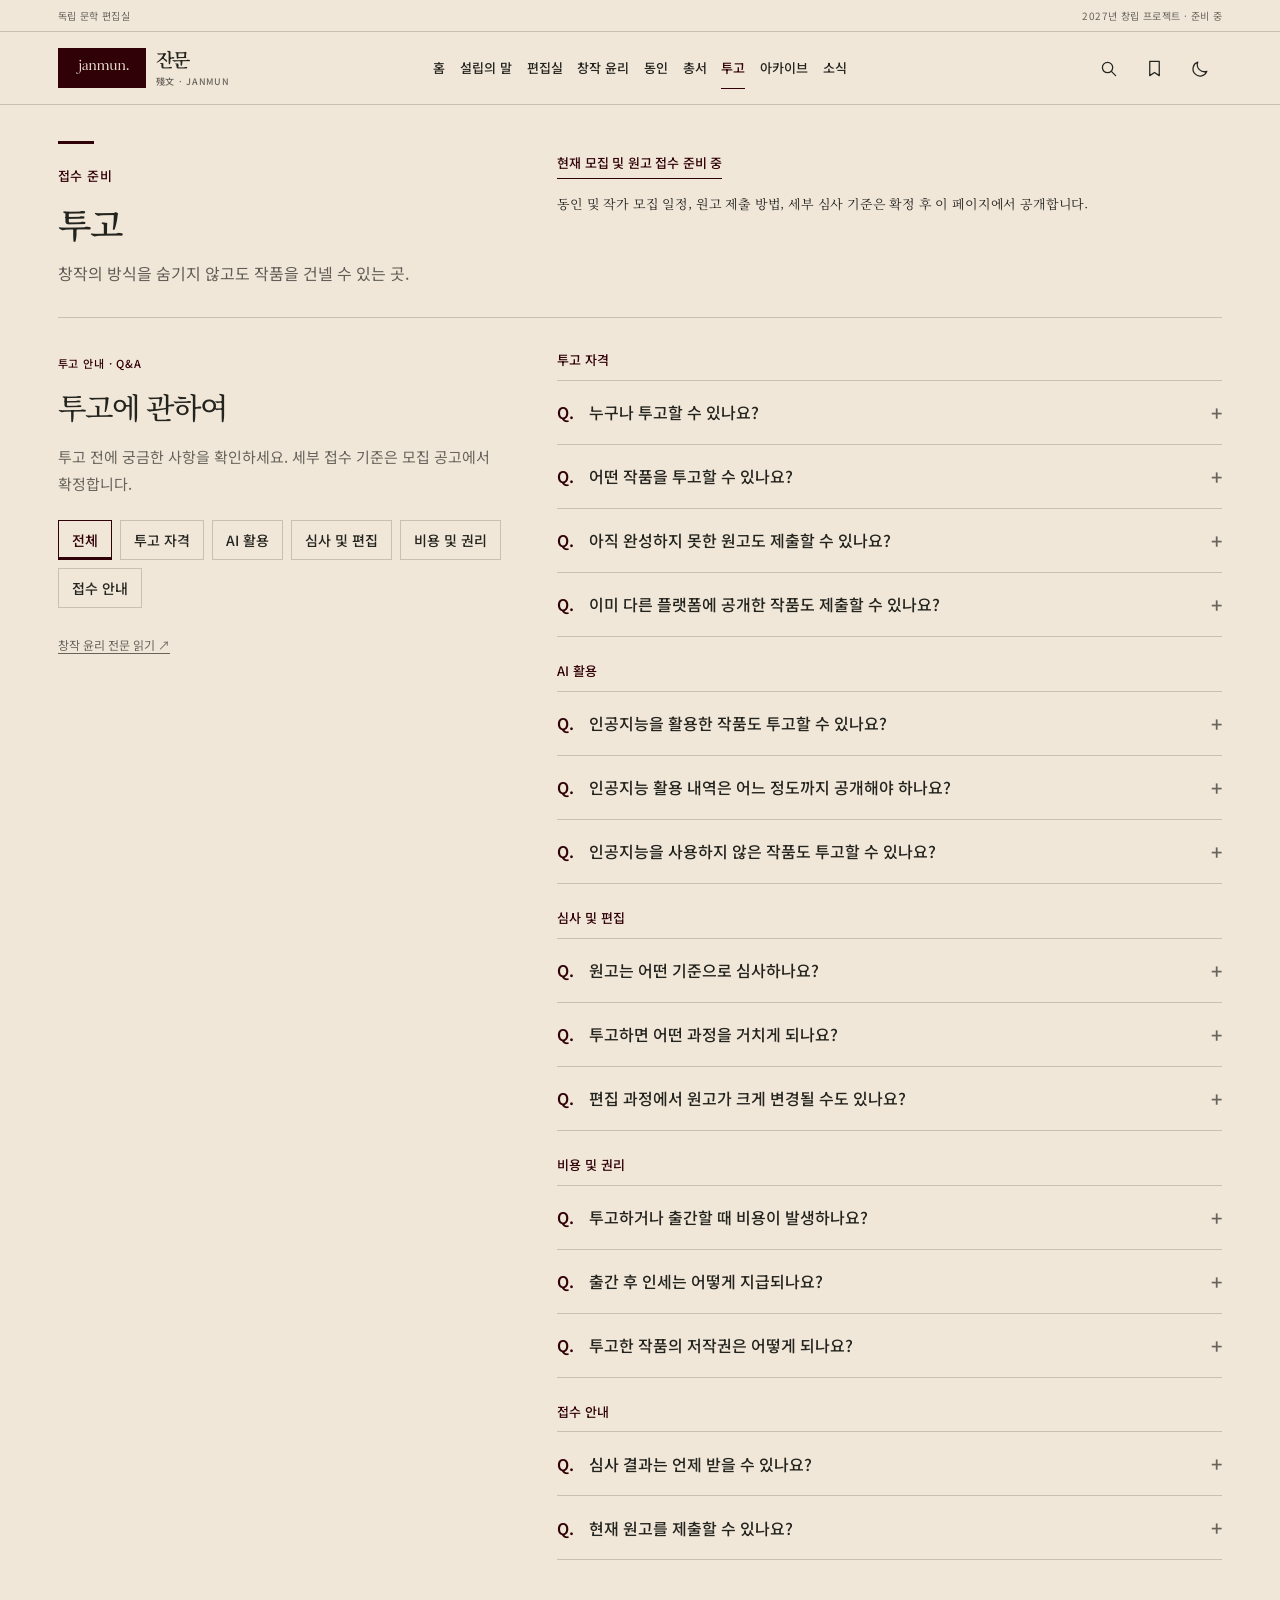
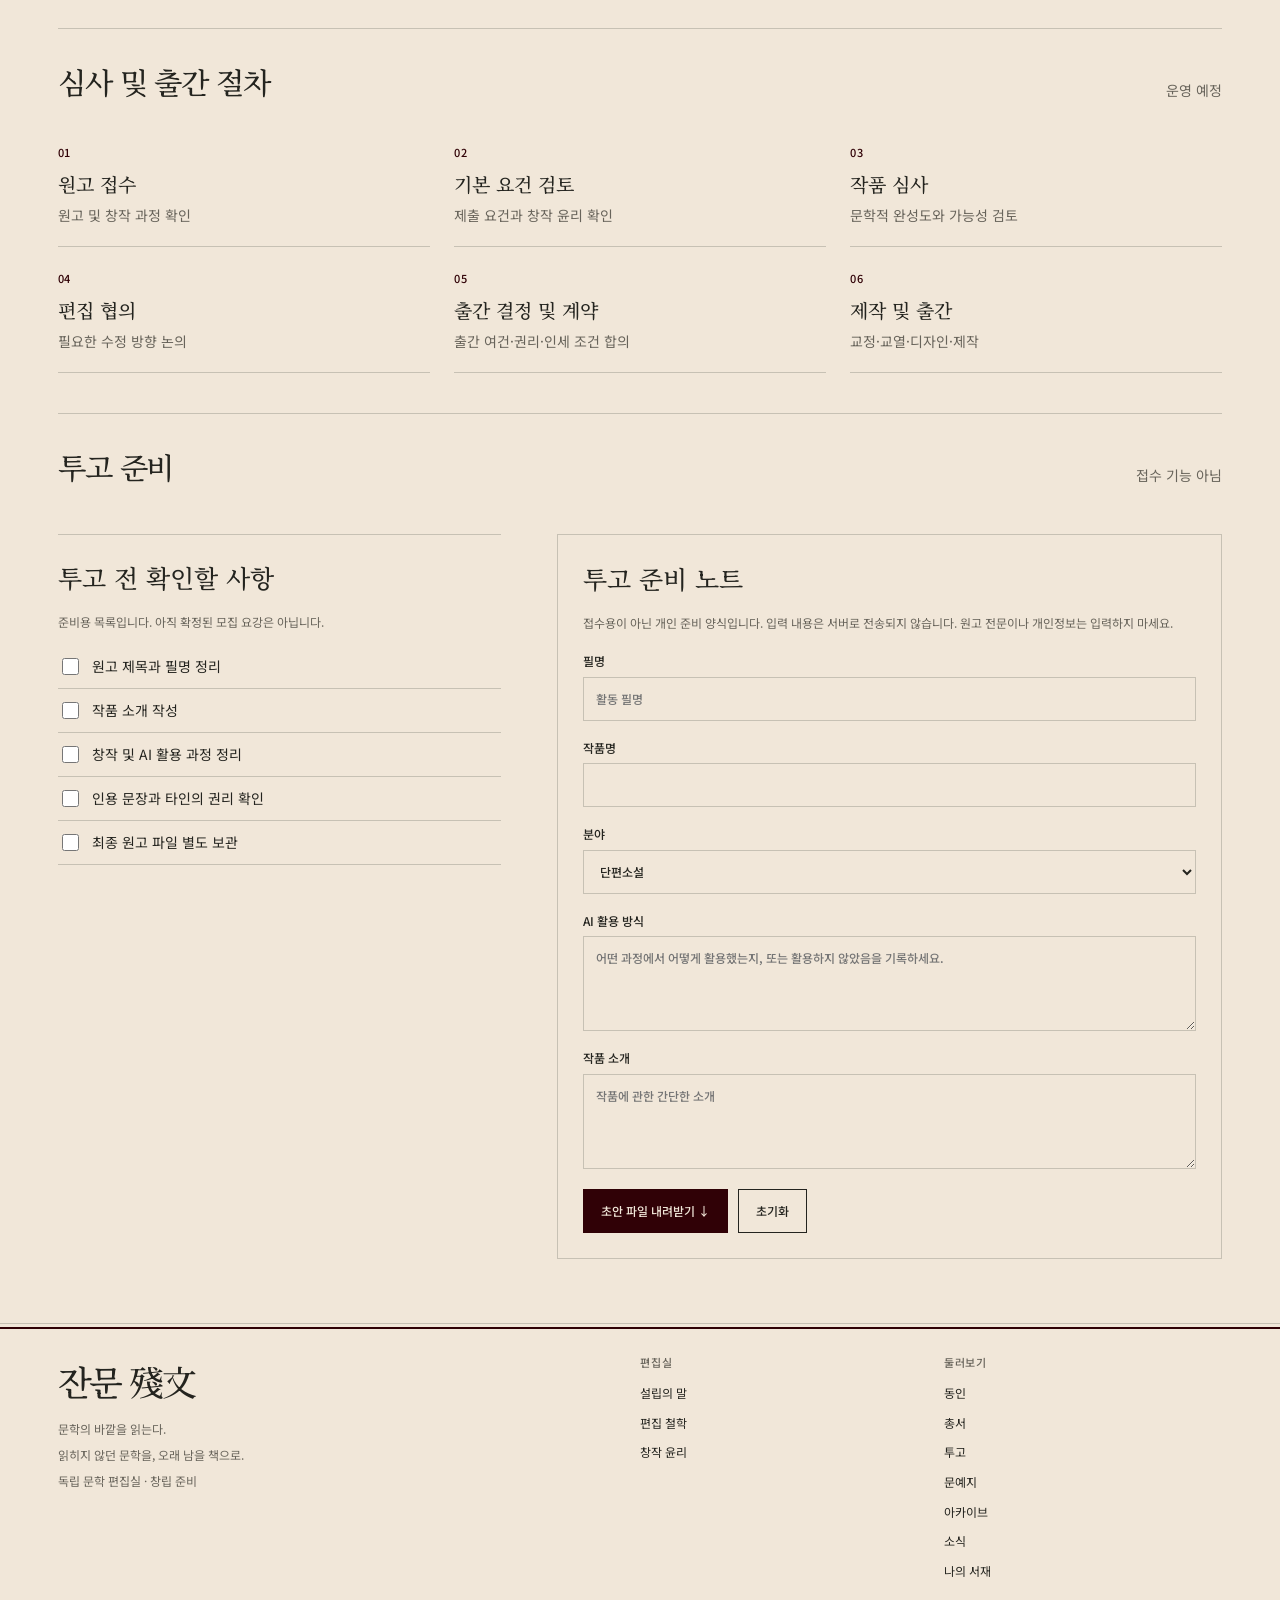
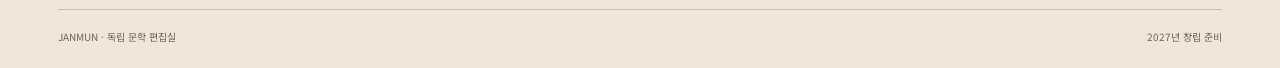
<file: submission/index.html>
<!doctype html>
<html lang="ko" data-theme="light" data-site-root="../" data-start-route="submission">
  <head>
    <meta charset="utf-8">
    <meta name="viewport" content="width=device-width,initial-scale=1,viewport-fit=cover">
    <meta name="theme-color" content="#f1e7d9">
    <link rel="icon" type="image/svg+xml" href="../assets/janmun-mark.svg">
    <link rel="stylesheet" href="../css/style.css?v=1.0.2">
    <script src="../js/news-data.js?v=0.9.9" defer></script>
    <script src="../js/main.js?v=1.1.1" defer></script>
    <!-- JANMUN SEO BEGIN -->
    <title>소설 투고 안내 | 잔문 殘文</title>
    <meta name="description" content="소설 투고 자격, AI 활용 공개, 심사 및 편집, 출간 비용에 관한 안내. 현재 원고 접수 준비 중.">
    <link rel="canonical" href="https://janmun-editorial.github.io/submission/">
    <meta name="robots" content="index, follow">
    <meta property="og:type" content="website">
    <meta property="og:site_name" content="잔문 殘文">
    <meta property="og:locale" content="ko_KR">
    <meta property="og:title" content="소설 투고 안내 | 잔문 殘文">
    <meta property="og:description" content="소설 투고 자격, AI 활용 공개, 심사 및 편집, 출간 비용에 관한 안내. 현재 원고 접수 준비 중.">
    <meta property="og:url" content="https://janmun-editorial.github.io/submission/">
    <meta property="og:image" content="https://janmun-editorial.github.io/assets/share.png">
    <meta property="og:image:width" content="1200">
    <meta property="og:image:height" content="630">
    <meta property="og:image:alt" content="잔문 편집실 로고">
    <meta name="twitter:card" content="summary_large_image">
    <meta name="twitter:title" content="소설 투고 안내 | 잔문 殘文">
    <meta name="twitter:description" content="소설 투고 자격, AI 활용 공개, 심사 및 편집, 출간 비용에 관한 안내. 현재 원고 접수 준비 중.">
    <meta name="twitter:image" content="https://janmun-editorial.github.io/assets/share.png">
    <script type="application/ld+json">{"@context":"https://schema.org","@type":"WebPage","name":"소설 투고 안내 | 잔문 殘文","description":"소설 투고 자격, AI 활용 공개, 심사 및 편집, 출간 비용에 관한 안내. 현재 원고 접수 준비 중.","url":"https://janmun-editorial.github.io/submission/","inLanguage":"ko","isPartOf":{"@id":"https://janmun-editorial.github.io/#website"}}</script>
    <!-- JANMUN SEO END -->
  </head>
  <body>
    <a class="skip" href="#main">본문 바로가기</a>
    <div class="progress" aria-hidden="true">
    </div>
    <div class="utility">
      <div class="shell">
        <span>독립 문학 편집실</span><span>2027년 창립 프로젝트 · 준비 중</span>
      </div>
    </div>
    <header class="mast">
      <div class="shell mast-in">
        <a class="brand" href="../" data-route-link="home" aria-label="잔문 홈"><img class="brand-mark" src="../assets/janmun-mark.svg" alt="" width="43" height="43"><span class="brand-text">잔문<small>殘文 · JANMUN</small></span></a>
        <nav class="nav" id="navigation" aria-label="주 메뉴">
          <a href="../" data-route-link="home">홈</a>
          <a href="../about/" data-route-link="about">설립의 말</a>
          <a href="../editorial/" data-route-link="editorial">편집실</a>
          <a href="../ethics/" data-route-link="ethics">창작 윤리</a>
          <a href="../members/" data-route-link="members">동인</a>
          <a href="../books/" data-route-link="books">총서</a>
          <a href="../submission/" data-route-link="submission">투고</a>
          <a href="../archive/" data-route-link="archive">아카이브</a>
          <a href="../news/" data-route-link="news">소식</a>
        </nav>
        <div class="tools">
          <button class="iconbtn" id="search-open" aria-label="글 검색" title="글 검색"><svg viewBox="0 0 24 24"><circle cx="10.8" cy="10.8" r="6.5"/><path d="m16 16 5 5"/></svg></button>
          <a class="iconbtn" href="../saved/" data-route-link="saved" aria-label="나의 서재" title="나의 서재"><svg viewBox="0 0 24 24"><path d="M6 3h12v18l-6-4-6 4z"/></svg></a>
          <button class="iconbtn" id="theme" aria-label="화면 테마 전환" aria-pressed="false" title="어두운 화면"><svg viewBox="0 0 24 24"><path d="M20 15.5A9 9 0 0 1 8.5 4 9 9 0 1 0 20 15.5Z"/></svg></button>
          <button class="iconbtn mobile" id="mobile" aria-label="메뉴 열기" aria-controls="navigation" aria-expanded="false"><svg viewBox="0 0 24 24"><path d="M3 6h18M3 12h18M3 18h18"/></svg></button>
        </div>
      </div>
    </header>
    <main id="main" tabindex="-1">
      <!-- Home: editorial masthead, lead essay and contents -->
      <template data-janmun-view="home">
      <section class="view shell" id="page-home" hidden>
        <div class="edition-line">
          <span>독립 문학 편집실</span>
          <span class="edition-center">문학의 바깥을 읽는다.</span>
          <span>창립 준비 · 2027</span>
        </div>
        <div class="front-masthead">
          <h1 class="front-title">잔문<span>殘文</span></h1>
          <div class="front-imprint">
            <span>JANMUN</span>
            <span>독립 문학 편집실</span>
          </div>
        </div>

        <section class="front-feature" aria-labelledby="lead-title">
          <figure class="front-art">
            <div class="founding-plate" role="group" aria-label="잔문의 창립 표제">
              <div class="founding-plate-header">
                <span>殘文</span><span>창립 문서 01</span>
              </div>
              <div class="founding-plate-body">
                <div class="founding-characters" aria-label="미독">
                  <span aria-hidden="true">未</span><span aria-hidden="true">讀</span>
                </div>
                <p class="founding-note"><span>아직</span><span>읽히지</span><span>않은 글.</span></p>
              </div>
              <div class="founding-plate-footer">
                <p>그렇게 만든 책이 누군가의 책장에 오래 남아 있기를 바란다.</p>
                <span class="founding-seal" aria-hidden="true">殘</span>
              </div>
            </div>
            <figcaption><span>미독 未讀</span><span>잔문 편집 그래픽 01</span></figcaption>
          </figure>
          <div class="front-copy">
            <div class="front-kicker"><span>창립 문서</span><span>01 / 04</span></div>
            <h2 id="lead-title">읽히지 않던 문학을, 오래 남을 책으로.</h2>
            <p>잔문은 소설을 읽고, 다듬고, 책으로 만드는 작은 문학 편집실이다.</p>
            <div class="front-actions">
              <a class="primary" href="../about/" data-route-link="about">설립의 말 읽기 <span aria-hidden="true">↗</span></a>
              <a class="textlink" href="../archive/?category=journal" data-route-link="journal">문예지 둘러보기 →</a>
            </div>
          </div>
        </section>

        <div class="home-notice"><span class="eyebrow">편집실 소식</span><a href="../news/founding/" data-route-link="news/founding">잔문은 창립을 준비하고 있다. <span aria-hidden="true">→</span></a></div>
        <div class="resume" id="resume" hidden>
          <div><span class="eyebrow">마지막으로 읽은 글</span><a id="resume-link" href="../archive/" data-route-link="archive"></a></div>
          <button id="resume-clear" type="button">기록 지우기</button>
        </div>

        <div class="front-index">
          <section class="front-contents" aria-labelledby="contents-title">
            <div class="section-top">
              <div><span class="eyebrow">창립 문서 01—04</span><h2 id="contents-title">잔문의 목차</h2></div>
              <a class="textlink" href="../archive/" data-route-link="archive">전체 보기 ↗</a>
            </div>
            <div class="entry-grid">
              <a class="entry" href="../about/" data-route-link="about"><span class="entry-no">01</span><h3>설립의 말</h3><p>문학의 바깥을 읽는 이유<span class="entry-detail" data-entry-meta="about"></span></p><span class="entry-arrow" aria-hidden="true">↗</span></a>
              <a class="entry" href="../editorial/" data-route-link="editorial"><span class="entry-no">02</span><h3>편집 철학</h3><p>무엇을 남길 것인가.<span class="entry-detail" data-entry-meta="editorial"></span></p><span class="entry-arrow" aria-hidden="true">↗</span></a>
              <a class="entry" href="../ethics/" data-route-link="ethics"><span class="entry-no">03</span><h3>창작 윤리</h3><p>완벽함이 아니라 정직함.<span class="entry-detail" data-entry-meta="ethics"></span></p><span class="entry-arrow" aria-hidden="true">↗</span></a>
              <a class="entry" href="../members/" data-route-link="members"><span class="entry-no">04</span><h3>잔문 동인</h3><p>서로의 가장 이른 독자이자, 가장 오래 남는 독자로.<span class="entry-detail" data-entry-meta="members"></span></p><span class="entry-arrow" aria-hidden="true">↗</span></a>
            </div>
          </section>
          <aside class="front-margin">
            <span class="eyebrow">문장 하나</span>
            <blockquote id="front-quote">무엇을 남길 것인가.</blockquote>
            <a id="front-quote-source" href="../editorial/" data-route-link="editorial">편집 철학</a>
            <button class="quiet-button" type="button" id="next-quote">다른 문장 <span aria-hidden="true">↻</span></button>
          </aside>
        </div>

        <section class="front-projects" aria-labelledby="project-title">
          <div class="section-top">
            <div><span class="eyebrow">2027년 창립 프로젝트</span><h2 id="project-title">만들어 가는 것들</h2></div>
          </div>
          <div class="project-grid">
            <a class="project" href="../archive/?category=journal" data-route-link="journal"><span class="eyebrow">01 · 문예지</span><h3>아직 읽히지 않은 글.</h3><p>단편과 엽편, 창작의 기록을 발표할 공간.</p><span class="project-link">문예지 ↗</span></a>
            <a class="project" href="../members/" data-route-link="members"><span class="eyebrow">02 · 동인</span><h3>서로의 첫 독자로.</h3><p>정기 모집으로 함께하는 소규모 온라인 문학 공동체.</p><span class="project-link">동인 소개 ↗</span></a>
            <a class="project" href="../books/" data-route-link="books"><span class="eyebrow">03 · 총서</span><h3>한 권씩, 오래 남을 문학을.</h3><p>첫 공동 소설집을 준비하고 있다.</p><span class="project-link">총서 보기 ↗</span></a>
          </div>
        </section>
        <div class="front-invitation"><div><span class="eyebrow">창작자에게</span><h2>당신의 글을 기다리는 곳.</h2><p>현재 원고 접수와 동인 모집을 준비하고 있다.</p></div><a href="../submission/" data-route-link="submission" class="outline">투고 안내 읽기 ↗</a></div>
      </section>
      </template>
      <template data-janmun-view="about">
      <section class="view shell reading" id="page-about" hidden>
        <div class="crumb">
          <a href="../" data-route-link="home">잔문</a> / <a href="../archive/" data-route-link="archive">아카이브</a> / 설립의 말
        </div>
        <div class="reader-grid">
          <article class="editorial-spread">
            <header class="article-head editorial-heading">
              <p class="eyebrow">잔문 · 창립 문서 01</p>
              <h1>설립의 말</h1>
              <p>문학의 바깥을 읽는 이유</p>
              <div class="reading-meta">
                <span data-reading-time="about"></span><span data-reading-status="about"></span>
              </div>
            </header>
            <div class="prose editorial-copy">
              <p>잔문은 소설을 읽고, 다듬고, 책으로 만드는 작은 문학 편집실이다.</p>
              <p>우리는 작가가 어떤 이력을 가졌는지보다 어떤 글을 쓰는지에 관심이 있다. 인공지능을 활용한 글도, 혼자 힘으로 완성한 글도 그 자체로 읽고자 한다. 창작의 방식은 저마다 다를 수 있지만, 자신의 글을 대하는 태도만큼은 중요하게 생각한다.</p>
              <p>완성된 원고뿐 아니라 아직 고쳐 쓸 여지가 있는 글에도 관심을 기울인다. 작가가 쓰고 싶었던 이야기를 함께 고민하고, 그 사람의 문장을 잃지 않는 방향으로 작품을 다듬고 싶다.</p>
              <p>많은 책을 만드는 것보다 한 권의 책을 제대로 만드는 일에 마음을 둔다.</p>
              <p>그렇게 만든 책이 누군가의 책장에 오래 남아 있기를 바란다.</p>
              <p><strong>문학의 바깥을 읽는다.</strong></p>
              <p>잔문 殘文</p>
            </div>
            <div class="annotation-area">
              <div class="annotation-head"><h2>읽고 남기기</h2><span class="muted">나만의 비공개 기록</span></div>
              <p class="muted">본문의 문장을 선택하거나 아래 버튼으로 문단을 골라 저장하세요.</p>
              <div class="actions"><button class="outline" type="button" data-collect="about">문장 수집</button><button class="outline" type="button" data-note-open="about">독서 메모 쓰기</button><a class="textlink" href="../saved/" data-route-link="saved">나의 서재 ↗</a></div>
              <div class="note-editor" data-note-editor="about" hidden><label>이 글에 대한 메모<textarea rows="4" maxlength="3000" data-note-text="about" placeholder="읽으며 남은 생각을 적어 보세요."></textarea></label><div class="actions"><button class="primary" type="button" data-note-save="about">메모 저장</button><button class="outline" type="button" data-note-close="about">닫기</button></div></div>
            </div>
            <div class="reader-end-controls">
              <button class="outline" type="button" data-read="about" aria-pressed="false">읽음 표시</button><button class="outline" type="button" data-print>인쇄 / PDF 저장</button>
            </div>
            <div class="next-reading">
              <a href="../" data-route-link="home"><small>← 처음으로</small>잔문</a><a href="../editorial/" data-route-link="editorial"><small>다음 글 →</small>편집 철학</a>
            </div>
            <div class="article-end">
              <span>殘</span><a href="../archive/" data-route-link="archive">모든 글 보기 ↗</a>
            </div>
          </article>
        </div>
      </section>
      </template>
      <template data-janmun-view="editorial">
      <section class="view shell reading" id="page-editorial" hidden>
        <div class="crumb">
          <a href="../" data-route-link="home">잔문</a> / <a href="../archive/" data-route-link="archive">아카이브</a> / 편집 철학
        </div>
        <div class="reader-grid">
          <article class="editorial-spread">
            <header class="article-head editorial-heading">
              <p class="eyebrow">잔문 · 창립 문서 02</p>
              <h1>편집 철학</h1>
              <p>무엇을 남길 것인가.</p>
              <div class="reading-meta">
                <span data-reading-time="editorial"></span><span data-reading-status="editorial"></span>
              </div>
            </header>
            <div class="prose editorial-copy">
              <p>잔문은 익숙한 것을 낯설게 바라보는 소설에 관심이 있다.</p>
              <p>특별한 사건이 있어야 좋은 이야기가 되는 것은 아니다. 오래 함께 살아온 사람을 문득 이해할 수 없게 되는 순간이나, 무심코 지나친 일에서 이전과 다른 의미를 발견하는 일도 충분히 소설이 될 수 있다.</p>
              <p>우리는 작품이 다루는 소재보다 그것을 바라보는 작가의 시선을 중요하게 생각한다.</p>
              <p>원고를 살필 때에는 문장의 정확성, 인물의 개연성, 이야기의 구조를 함께 검토한다. 다만 모든 문장이 매끄러워야 한다고 생각하지는 않는다. 작품의 결함과 작가의 개성을 구분하는 것 역시 편집의 몫이기 때문이다.</p>
              <p>고쳐야 할 문장과 고치지 말아야 할 문장 사이에서 충분히 고민한다.</p>
              <p>잔문이라는 이름에는 그러한 뜻도 담겨 있다.</p>
              <p>무엇을 남길 것인가.</p>
              <p>우리가 원고를 읽으며 가장 오래 생각하는 질문이다.</p>
            </div>
            <div class="annotation-area">
              <div class="annotation-head"><h2>읽고 남기기</h2><span class="muted">나만의 비공개 기록</span></div>
              <p class="muted">본문의 문장을 선택하거나 아래 버튼으로 문단을 골라 저장하세요.</p>
              <div class="actions"><button class="outline" type="button" data-collect="editorial">문장 수집</button><button class="outline" type="button" data-note-open="editorial">독서 메모 쓰기</button><a class="textlink" href="../saved/" data-route-link="saved">나의 서재 ↗</a></div>
              <div class="note-editor" data-note-editor="editorial" hidden><label>이 글에 대한 메모<textarea rows="4" maxlength="3000" data-note-text="editorial" placeholder="읽으며 남은 생각을 적어 보세요."></textarea></label><div class="actions"><button class="primary" type="button" data-note-save="editorial">메모 저장</button><button class="outline" type="button" data-note-close="editorial">닫기</button></div></div>
            </div>
            <div class="reader-end-controls">
              <button class="outline" type="button" data-read="editorial" aria-pressed="false">읽음 표시</button><button class="outline" type="button" data-print>인쇄 / PDF 저장</button>
            </div>
            <div class="next-reading">
              <a href="../about/" data-route-link="about"><small>← 이전 글</small>설립의 말</a><a href="../ethics/" data-route-link="ethics"><small>다음 글 →</small>창작 윤리</a>
            </div>
            <div class="article-end">
              <span>殘</span><a href="../archive/" data-route-link="archive">모든 글 보기 ↗</a>
            </div>
          </article>
        </div>
      </section>
      </template>
      <template data-janmun-view="ethics">
      <section class="view shell reading" id="page-ethics" hidden>
        <div class="crumb">
          <a href="../" data-route-link="home">잔문</a> / <a href="../archive/" data-route-link="archive">아카이브</a> / 창작 윤리
        </div>
        <div class="reader-grid">
          <article class="editorial-spread">
            <header class="article-head editorial-heading">
              <p class="eyebrow">잔문 · 창립 문서 03</p>
              <h1>창작 윤리</h1>
              <p>완벽함이 아니라 정직함.</p>
              <div class="reading-meta">
                <span data-reading-time="ethics"></span><span data-reading-status="ethics"></span>
              </div>
            </header>
            <div class="prose editorial-copy">
              <p>창작의 방식은 저마다 다르지만, 작품에 대한 책임까지 달라지는 것은 아니다.</p>
              <p>잔문은 인공지능의 활용을 창작의 결격 사유로 삼지 않는다. 다만 사용한 도구와 그 개입 범위를 사실대로 밝히고, 타인의 저작물과 권리를 존중하는 것을 기본으로 삼는다.</p>
              <p>우리는 모든 문장을 직접 작성했다는 사실만으로 창작의 주체성이 증명된다고 생각하지 않는다. 무엇을 받아들이고 무엇을 거절했는지, 어떤 판단을 거쳐 작품을 완성했는지 역시 창작의 일부다.</p>
              <p>그러나 도구의 도움을 받았다는 사실이 작품의 결함이나 윤리적 문제에 대한 면책 사유가 될 수는 없다. 최종 원고에 대한 판단과 책임은 창작자에게 있다.</p>
              <p>창작의 과정을 숨기지 않는다.<br>타인의 것을 자신의 것으로 내놓지 않는다.<br>자신이 완성한 작품에 책임을 진다.</p>
              <p>잔문이 창작자에게 바라는 것은 완벽함이 아니라 정직함이다.</p>
            </div>
            <div class="annotation-area">
              <div class="annotation-head"><h2>읽고 남기기</h2><span class="muted">나만의 비공개 기록</span></div>
              <p class="muted">본문의 문장을 선택하거나 아래 버튼으로 문단을 골라 저장하세요.</p>
              <div class="actions"><button class="outline" type="button" data-collect="ethics">문장 수집</button><button class="outline" type="button" data-note-open="ethics">독서 메모 쓰기</button><a class="textlink" href="../saved/" data-route-link="saved">나의 서재 ↗</a></div>
              <div class="note-editor" data-note-editor="ethics" hidden><label>이 글에 대한 메모<textarea rows="4" maxlength="3000" data-note-text="ethics" placeholder="읽으며 남은 생각을 적어 보세요."></textarea></label><div class="actions"><button class="primary" type="button" data-note-save="ethics">메모 저장</button><button class="outline" type="button" data-note-close="ethics">닫기</button></div></div>
            </div>
            <div class="reader-end-controls">
              <button class="outline" type="button" data-read="ethics" aria-pressed="false">읽음 표시</button><button class="outline" type="button" data-print>인쇄 / PDF 저장</button>
            </div>
            <div class="next-reading">
              <a href="../editorial/" data-route-link="editorial"><small>← 이전 글</small>편집 철학</a><a href="../members/" data-route-link="members"><small>다음 글 →</small>잔문 동인</a>
            </div>
            <div class="article-end">
              <span>殘</span><a href="../archive/" data-route-link="archive">모든 글 보기 ↗</a>
            </div>
          </article>
        </div>
      </section>
      </template>
      <template data-janmun-view="members">
      <section class="view shell reading" id="page-members" hidden>
        <div class="crumb">
          <a href="../" data-route-link="home">잔문</a> / <a href="../archive/" data-route-link="archive">아카이브</a> / 잔문 동인
        </div>
        <div class="reader-grid">
          <article class="editorial-spread">
            <header class="article-head editorial-heading">
              <p class="eyebrow">잔문 · 창립 문서 04</p>
              <h1>잔문 동인</h1>
              <p>서로의 가장 이른 독자이자, 가장 오래 남는 독자로.</p>
              <div class="reading-meta">
                <span data-reading-time="members"></span><span data-reading-status="members"></span>
              </div>
            </header>
            <div class="prose editorial-copy">
              <p>잔문 동인은 각자의 작품을 쓰고 서로의 문학을 읽는 창작 공동체다.</p>
              <p>정기 모집을 통해 소규모로 구성하며, 온라인을 중심으로 활동한다. 서로의 원고에 충분한 시간을 들이고 지속적인 대화를 나눌 수 있는 규모를 지향한다.</p>
              <p>주요 활동은 원고 합평과 작품 연구, 문학에 관한 토론이다. 완성된 작품은 물론 아직 방향을 찾지 못한 원고도 함께 살핀다. 그 과정에서 발전한 작품을 문예지와 공동 소설집으로 선보이고자 한다.</p>
              <p>서로의 문학적 취향이 같을 필요는 없다. 같은 작품을 읽고 다른 이야기를 나눌 수 있다는 것 역시 함께 읽는 이유 중 하나다.</p>
              <p>합평에서는 막연한 칭찬보다 구체적인 감상을 나눈다. 타인의 문장을 자신의 취향에 맞추기보다 그 문장이 가진 가능성을 살핀다.</p>
              <p>등단이나 출간 경력은 참여의 조건이 아니다. 꾸준히 쓰고 읽으며, 자신의 작품만큼 타인의 작품에도 시간을 내어 줄 수 있는 사람과 함께하고 싶다.</p>
              <p>서로의 가장 이른 독자이자, 가장 오래 남는 독자로.</p>
              <p>잔문 殘文</p>
            </div>
            <div class="annotation-area">
              <div class="annotation-head"><h2>읽고 남기기</h2><span class="muted">나만의 비공개 기록</span></div>
              <p class="muted">본문의 문장을 선택하거나 아래 버튼으로 문단을 골라 저장하세요.</p>
              <div class="actions"><button class="outline" type="button" data-collect="members">문장 수집</button><button class="outline" type="button" data-note-open="members">독서 메모 쓰기</button><a class="textlink" href="../saved/" data-route-link="saved">나의 서재 ↗</a></div>
              <div class="note-editor" data-note-editor="members" hidden><label>이 글에 대한 메모<textarea rows="4" maxlength="3000" data-note-text="members" placeholder="읽으며 남은 생각을 적어 보세요."></textarea></label><div class="actions"><button class="primary" type="button" data-note-save="members">메모 저장</button><button class="outline" type="button" data-note-close="members">닫기</button></div></div>
            </div>
            <div class="reader-end-controls">
              <button class="outline" type="button" data-read="members" aria-pressed="false">읽음 표시</button><button class="outline" type="button" data-print>인쇄 / PDF 저장</button>
            </div>
            <div class="next-reading">
              <a href="../ethics/" data-route-link="ethics"><small>← 이전 글</small>창작 윤리</a><a href="../books/" data-route-link="books"><small>다음으로 →</small>잔문 총서</a>
            </div>
            <div class="article-end">
              <span>殘</span><a href="../archive/" data-route-link="archive">모든 글 보기 ↗</a>
            </div>
          </article>
        </div>
      </section>
      </template>
      <template data-janmun-view="archive">
      <section class="view shell" id="page-archive" hidden>
        <div class="archive-intro editorial-spread">
          <header class="archive-heading editorial-heading">
            <span class="archive-rule" aria-hidden="true"></span>
            <span class="eyebrow">殘文 · 文學記錄</span>
            <h1>아카이브</h1>
            <p>문학이 만들어지고 남겨진 자리.</p>
          </header>
          <div class="archive-intro-copy editorial-copy">
            <p>잔문의 창립 문서부터 작가의 작품, 편집 과정과 문학에 관한 대화까지. 한 편의 글이 완성되기까지의 시간과 그 이후에 남겨진 기록을 모은다.</p>
            <p>잔문이 지나온 시간은 이곳에 쌓인다.</p>
          </div>
        </div>
        <div class="page-body archive-body">
          <div class="archive-controls">
            <div class="archive-categories" role="group" aria-label="기록 분류">
              <button type="button" data-archive-category="all" aria-pressed="true">전체<span data-archive-category-count="all"></span></button>
              <button type="button" data-archive-category="founding" aria-pressed="false">창립 문서<span data-archive-category-count="founding"></span></button>
              <button type="button" data-archive-category="journal" aria-pressed="false">문예지<span data-archive-category-count="journal"></span></button>
              <button type="button" data-archive-category="author" aria-pressed="false">작가 기록<span data-archive-category-count="author"></span></button>
              <button type="button" data-archive-category="editing" aria-pressed="false">편집 기록<span data-archive-category-count="editing"></span></button>
              <button type="button" data-archive-category="criticism" aria-pressed="false">문학 비평<span data-archive-category-count="criticism"></span></button>
              <button type="button" data-archive-category="publication" aria-pressed="false">출간 기록<span data-archive-category-count="publication"></span></button>
              <button type="button" data-archive-category="community" aria-pressed="false">공동체 기록<span data-archive-category-count="community"></span></button>
            </div>
            <div class="searchbar archive-search">
              <input type="search" id="archive-query" placeholder="제목·본문·작가 검색" aria-label="아카이브 검색">
              <select id="archive-filter" aria-label="독서 상태"><option value="all">모든 글</option><option value="saved">저장한 글만</option><option value="unread">읽지 않은 글</option><option value="read">읽은 글</option></select>
              <select id="archive-author" aria-label="작가"><option value="all">모든 작가</option></select>
              <select id="archive-year" aria-label="등록 연도"><option value="all">모든 등록 연도</option></select>
              <select id="archive-sort" aria-label="기록 정렬"><option value="number">기록 번호순</option><option value="newest">최근 등록순</option><option value="oldest">오래된 등록순</option></select>
            </div>
          </div>
          <div class="archive-results-head"><div class="archive-count" id="archive-count" aria-live="polite"></div><a class="textlink" href="../saved/" data-route-link="saved">나의 서재 ↗</a></div>
          <div id="archive-list" class="archive-list"><!-- STATIC archive-list BEGIN --><div class="archive-row"><span class="eyebrow">01</span><a href="../about/" data-route-link="about"><span class="archive-record-meta">창립 문서 · 잔문 · 등록 2026-11-24</span><h3>설립의 말</h3><p>문학의 바깥을 읽는 이유</p></a></div><div class="archive-row"><span class="eyebrow">02</span><a href="../editorial/" data-route-link="editorial"><span class="archive-record-meta">창립 문서 · 잔문 · 등록 2026-11-24</span><h3>편집 철학</h3><p>무엇을 남길 것인가.</p></a></div><div class="archive-row"><span class="eyebrow">03</span><a href="../ethics/" data-route-link="ethics"><span class="archive-record-meta">창립 문서 · 잔문 · 등록 2026-11-24</span><h3>창작 윤리</h3><p>완벽함이 아니라 정직함.</p></a></div><div class="archive-row"><span class="eyebrow">04</span><a href="../members/" data-route-link="members"><span class="archive-record-meta">창립 문서 · 잔문 · 등록 2026-11-24</span><h3>잔문 동인</h3><p>서로의 가장 이른 독자이자, 가장 오래 남는 독자로.</p></a></div><!-- STATIC archive-list END --></div>
          <div class="archive-empty-actions" id="archive-empty-actions" hidden><a class="outline" href="../submission/" data-route-link="submission">투고 안내 →</a></div>
          <p class="archive-footnote">기록의 등록일은 아카이브에 수록한 날짜이며, 최초 집필일이나 발표일과 다를 수 있다. 작가의 미공개 원고와 합평·편집 기록은 동의를 얻은 경우에만 공개한다.</p>
        </div>
      </section>
      </template>
      <template data-janmun-view="saved">
      <section class="view shell" id="page-saved" hidden>
        <div class="editorial-spread library-intro">
          <header class="editorial-heading">
            <span class="editorial-rule" aria-hidden="true"></span>
            <span class="eyebrow">나의 독서 기록</span>
            <h1>나의 서재</h1>
          </header>
          <div class="editorial-copy"><p>읽고, 남기고, 다시 펼쳐 보는 곳. 기록은 이 브라우저에만 저장됩니다.</p></div>
        </div>
        <div class="page-body">
          <div class="library-summary" aria-label="서재 현황">
            <div><strong id="save-count">0</strong><span>저장한 글</span></div>
            <div><strong id="finished-count">0</strong><span>읽은 글</span></div>
            <div><strong id="quote-count">0</strong><span>수집한 문장</span></div>
            <div><strong id="note-count">0</strong><span>독서 메모</span></div>
          </div>
          <div class="library-tabs" role="group" aria-label="서재 분류">
            <button type="button" data-library-tab="saved" aria-pressed="true">보관함</button>
            <button type="button" data-library-tab="quotes" aria-pressed="false">문장 수집</button>
            <button type="button" data-library-tab="notes" aria-pressed="false">독서 메모</button>
            <button type="button" data-library-tab="history" aria-pressed="false">읽은 기록</button>
          </div>
          <div id="library-saved" class="library-panel"><div class="archive-list" id="saved-list"></div><p><a class="outline" href="../archive/" data-route-link="archive">다른 글 찾기 →</a></p></div>
          <div id="library-quotes" class="library-panel" hidden><div id="quote-list" class="archive-list"></div></div>
          <div id="library-notes" class="library-panel" hidden><div id="note-list" class="archive-list"></div></div>
          <div id="library-history" class="library-panel" hidden><div id="history-list" class="archive-list"></div></div>
          <div class="library-export"><p class="muted">기기를 바꾸거나 브라우저 데이터를 삭제하기 전에 기록을 파일로 보관하세요.</p><button type="button" class="outline" id="library-export">서재 기록 내려받기 ↓</button></div>
        </div>
      </section>
      </template>
      <template data-janmun-view="books">
      <section class="view shell" id="page-books" hidden>
        <div class="series-intro editorial-spread">
          <header class="series-heading editorial-heading">
            <span class="series-rule" aria-hidden="true"></span>
            <span class="eyebrow">출간 준비</span>
            <h1>잔문 총서</h1>
            <p>한 권씩, 오래 남을 문학을.</p>
          </header>
          <div class="prose series-copy editorial-copy">
            <p>잔문 총서는 서로 다른 작가의 문학을 한 권씩 엮어 가는 출간 프로젝트다.</p>
            <p>단편소설집과 공동 소설집을 중심으로 시작하되, 작품에 따라 책의 형태와 구성을 달리하고자 한다. 한 권의 책이 가진 고유한 성격을 존중하며, 정해진 형식에 작품을 맞추지 않는다.</p>
            <p>원고의 선정부터 편집, 표지와 지면의 구성까지 작품을 읽는 경험의 일부라고 생각한다. 내용과 형식이 서로 어긋나지 않는 책을 만들고 싶다.</p>
            <p>출간의 수나 속도에 얽매이지 않는다. 각자의 작품에 필요한 시간을 들이고, 충분한 편집을 거쳐 독자에게 건넨다.</p>
            <p>잔문의 책이 책장에 꽂힌 뒤에도 몇 번쯤 다시 펼쳐지는 책이기를 바란다.</p>
            <p>한 권씩, 오래 남을 문학을.</p>
            <p>잔문 殘文</p>
          </div>
        </div>
        <div class="section-top"><h2>첫 출간 프로젝트</h2><span class="muted">기획 단계</span></div>
        <div class="page-body book-layout">
          <div class="book-cover" aria-label="첫 공동 소설집 표지 콘셉트, 제목 미정">
            <span>殘文 · 공동선 001 / 기획 시안</span><strong>잔문 공동선</strong><span>첫 번째 소설집 · 제목 미정</span>
          </div>
          <div class="book-info">
            <span class="status">출간 기획 중</span>
            <h2>첫 번째 공동 소설집</h2>
            <p>서로 다른 작가의 엽편과 단편을 한 권으로 엮는 첫 번째 프로젝트다. 작품의 완성도를 중심으로 원고를 선정하며, 제목과 수록작은 아직 확정되지 않았다.</p>
            <dl class="facts">
              <dt>출간 목표</dt><dd>2027년 하반기 (안)</dd>
              <dt>구성</dt><dd>엽편·단편소설</dd>
              <dt>출간 형태</dt><dd>종이책 중심 · 전자책 병행 계획</dd>
              <dt>작가</dt><dd>모집 전</dd>
              <dt>판매</dt><dd>미정 · 예약 접수 없음</dd>
            </dl>
            <a class="outline" href="../members/" data-route-link="members">잔문 동인에 관하여 →</a>
          </div>
        </div>
        <div class="section-top"><h2>총서의 구성</h2><span class="muted">기획 분류</span></div>
        <div class="page-body">
          <p>공동선과 소설선을 중심으로 시작하고, 작품과 운영 여건에 따라 다른 시리즈를 확장할 계획이다.</p>
          <dl class="facts">
            <dt>잔문 소설선</dt><dd>개인 단편·중편 소설집</dd>
            <dt>잔문 공동선</dt><dd>여러 작가의 공동 소설집</dd>
            <dt>잔문 엽편선</dt><dd>짧은 소설을 엮은 작품집</dd>
            <dt>잔문 문고</dt><dd>작은 판형의 문학 시리즈</dd>
            <dt>잔문 특별판</dt><dd>작품의 특성에 따른 별도 기획</dd>
          </dl>
          <p class="muted">현재 출간된 도서는 없으며, 세부 출간 일정은 확정 후 소식에서 안내한다.</p>
          <a class="outline" href="../news/" data-route-link="news">잔문 소식 →</a>
        </div>
      </section>
      </template>
      <section class="view shell" id="page-submission">
        <div class="editorial-spread submission-intro">
          <header class="editorial-heading">
            <span class="editorial-rule" aria-hidden="true"></span>
            <span class="eyebrow">접수 준비</span>
            <h1>투고</h1>
            <p>창작의 방식을 숨기지 않고도 작품을 건넬 수 있는 곳.</p>
          </header>
          <div class="editorial-copy">
            <span class="status">현재 모집 및 원고 접수 준비 중</span>
            <p class="recruit-note">동인 및 작가 모집 일정, 원고 제출 방법, 세부 심사 기준은 확정 후 이 페이지에서 공개합니다.</p>
          </div>
        </div>
        <div class="submission-faq-layout">
          <div class="faq-nav">
            <span class="eyebrow">투고 안내 · Q&amp;A</span>
            <h2>투고에 관하여</h2>
            <p>투고 전에 궁금한 사항을 확인하세요. 세부 접수 기준은 모집 공고에서 확정합니다.</p>
            <div class="faq-filters" role="group" aria-label="질문 분류">
              <button type="button" data-faq-filter="all" aria-pressed="true">전체</button>
              <button type="button" data-faq-filter="eligibility" aria-pressed="false">투고 자격</button>
              <button type="button" data-faq-filter="ai" aria-pressed="false">AI 활용</button>
              <button type="button" data-faq-filter="review" aria-pressed="false">심사 및 편집</button>
              <button type="button" data-faq-filter="rights" aria-pressed="false">비용 및 권리</button>
              <button type="button" data-faq-filter="apply" aria-pressed="false">접수 안내</button>
            </div>
            <p><a class="textlink" href="../ethics/" data-route-link="ethics">창작 윤리 전문 읽기 ↗</a></p>
          </div>
          <div class="faq" id="submission-faq">
            <section class="faq-group" data-faq-group="eligibility" aria-label="투고 자격">
              <h3>투고 자격</h3>
              <details>
                <summary>누구나 투고할 수 있나요?</summary>
                <div class="faq-answer"><p>등단 여부나 출간 경력에 관계없이 투고할 수 있습니다. 처음 소설을 쓰는 분부터 꾸준히 작품 활동을 이어 온 분까지, 창작자의 이력보다 제출한 작품 자체를 중심으로 검토합니다.</p><p>잔문 동인에 소속되어 있지 않아도 투고할 수 있습니다.</p></div>
              </details>
              <details>
                <summary>어떤 작품을 투고할 수 있나요?</summary>
                <div class="faq-answer"><p>엽편소설과 단편소설을 중심으로 원고를 검토할 예정입니다. 특정한 분위기나 주제를 잔문의 취향에 맞추어 작성할 필요는 없습니다.</p><p>중편 및 장편소설의 접수 여부, 분량과 제출 형식은 모집 공고에서 안내합니다.</p></div>
              </details>
              <details>
                <summary>아직 완성하지 못한 원고도 제출할 수 있나요?</summary>
                <div class="faq-answer"><p>정식 출간 투고는 완결된 원고를 원칙으로 준비하고 있습니다. 완결된 원고라도 수정과 발전 가능성을 함께 검토합니다.</p><p>집필 중인 작품에 대한 지속적인 합평을 원하신다면 잔문 동인 활동을 권장합니다.</p></div>
              </details>
              <details>
                <summary>이미 다른 플랫폼에 공개한 작품도 제출할 수 있나요?</summary>
                <div class="faq-answer"><p>개인 블로그나 브런치 등에서 공개한 작품도 기존 계약 및 권리 관계에 문제가 없다면 검토할 수 있는 방향으로 준비하고 있습니다.</p><p>이전에 공개하거나 출간한 이력은 투고 시 밝혀 주시기 바랍니다. 기발표작의 구체적인 접수 기준은 모집 공고에서 확정합니다.</p></div>
              </details>
            </section>
            <section class="faq-group" data-faq-group="ai" aria-label="AI 활용">
              <h3>AI 활용</h3>
              <details>
                <summary>인공지능을 활용한 작품도 투고할 수 있나요?</summary>
                <div class="faq-answer"><p>가능합니다. 소재 발굴, 자료 조사, 이야기의 구조 설계, 초고 작성, 문장 수정 등 창작 과정에서 인공지능을 활용한 작품도 검토 대상입니다.</p><p>다만 인공지능의 개입 과정과 범위를 사실대로 밝히고, 타인의 권리를 존중하며 최종 원고에 대한 책임을 져야 합니다. 활용 여부만으로 작품의 문학적 가치를 판단하지 않습니다.</p></div>
              </details>
              <details>
                <summary>인공지능 활용 내역은 어느 정도까지 공개해야 하나요?</summary>
                <div class="faq-answer"><p>사용한 도구, 활용 목적, 개입한 창작 단계, 최종 작품에 반영된 범위를 설명해 주시면 됩니다. 단순 교정인지 문장 생성이나 사건 구성에도 활용했는지 구분해 주시기 바랍니다.</p><p>정확한 활용 비율을 산출하기 어려운 경우 창작 과정에서 이루어진 판단과 수정 내용을 구체적으로 설명해 주시기 바랍니다. 세부 제출 양식은 모집 공고에서 안내합니다.</p></div>
              </details>
              <details>
                <summary>인공지능을 사용하지 않은 작품도 투고할 수 있나요?</summary>
                <div class="faq-answer"><p>물론입니다. 인공지능은 잔문의 창작자에게 요구되는 도구가 아닙니다. 어떠한 도구를 사용했는지보다 작품에 담긴 창작자의 시선과 문학적 완성도를 중요하게 생각합니다.</p></div>
              </details>
            </section>
            <section class="faq-group" data-faq-group="review" aria-label="심사 및 편집">
              <h3>심사 및 편집</h3>
              <details>
                <summary>원고는 어떤 기준으로 심사하나요?</summary>
                <div class="faq-answer"><p>작가의 이력이나 인지도보다 작품의 문학적 요소를 중심으로 검토합니다. 모두 완벽한 작품만을 찾는 것은 아니며, 작품마다 가진 강점과 발전 가능성을 종합적으로 살핍니다.</p><ul><li>작품의 독창성과 고유한 시선</li><li>문장의 완성도와 표현의 적절성</li><li>인물과 사건의 개연성</li><li>이야기의 구조와 완결성</li><li>작품의 정서적·사유적 깊이</li><li>편집을 통한 발전 가능성</li></ul></div>
              </details>
              <details>
                <summary>투고하면 어떤 과정을 거치게 되나요?</summary>
                <div class="faq-answer"><p>기본 제출 요건과 창작 윤리 준수 여부를 확인한 뒤 작품에 대한 편집 검토를 진행할 예정입니다. 추가 검토가 필요하면 창작 과정에 대한 질문이나 수정 제안을 드릴 수 있습니다.</p><p>최종 출간 여부는 작품 검토, 출간 여건 및 창작자와의 협의를 거쳐 결정합니다. 투고나 동인 참여 자체가 출간을 보장하지는 않습니다.</p></div>
              </details>
              <details>
                <summary>편집 과정에서 원고가 크게 변경될 수도 있나요?</summary>
                <div class="faq-answer"><p>문장, 인물, 사건 및 이야기의 구조에 관한 수정 의견을 제안할 수 있습니다. 다만 작가의 고유한 문체와 작품의 의도를 존중하며, 주요 수정 사항은 창작자와 협의하여 결정하는 것을 원칙으로 합니다.</p></div>
              </details>
            </section>
            <section class="faq-group" data-faq-group="rights" aria-label="비용 및 권리">
              <h3>비용 및 권리</h3>
              <details>
                <summary>투고하거나 출간할 때 비용이 발생하나요?</summary>
                <div class="faq-answer"><p>투고와 원고 심사는 무료로 진행합니다.</p><p>출간 계약이 성립된 작품의 편집 및 제작 비용은 잔문이 부담하며, 창작자에게 도서 구매를 출간의 조건으로 요구하지 않습니다.</p></div>
              </details>
              <details>
                <summary>출간 후 인세는 어떻게 지급되나요?</summary>
                <div class="faq-answer"><p>판매 실적에 따라 인세를 지급합니다. 구체적인 인세율과 산정 방식, 정산 주기는 출간 계약 체결 전에 안내하고 협의합니다.</p><p>공동 소설집의 경우 참여 작가 간 인세 배분 기준도 사전에 협의합니다. 인공지능 활용 여부에 따른 인세 차등은 두지 않습니다.</p></div>
              </details>
              <details>
                <summary>투고한 작품의 저작권은 어떻게 되나요?</summary>
                <div class="faq-answer"><p>원고를 투고하는 것만으로 저작권이나 출판권이 잔문에 이전되지 않습니다.</p><p>출간이 결정된 경우 출판에 필요한 이용 범위와 계약 기간 등의 조건을 별도로 협의합니다. 미출간 원고를 창작자의 동의 없이 공개하거나 출간하지 않습니다.</p></div>
              </details>
            </section>
            <section class="faq-group" data-faq-group="apply" aria-label="접수 안내">
              <h3>접수 안내</h3>
              <details>
                <summary>심사 결과는 언제 받을 수 있나요?</summary>
                <div class="faq-answer"><p>원고 검토 기간과 결과 안내 방식은 모집 공고에서 안내할 예정입니다. 선정 여부와 관계없이 결과를 안내하는 것을 운영 방향으로 삼되, 모든 원고에 개별적인 비평이나 합평을 제공하는 것은 아닙니다.</p></div>
              </details>
              <details>
                <summary>현재 원고를 제출할 수 있나요?</summary>
                <div class="faq-answer"><p>현재 잔문은 첫 원고 접수와 동인 모집을 준비하고 있습니다. 모집 일정과 접수 방법, 제출 서류 및 세부 심사 기준은 확정 후 홈페이지를 통해 공개합니다.</p><p>현재 제공되는 투고 준비 노트는 개인적인 원고 준비를 위한 기능이며, 작성 내용이 잔문에 전송되지는 않습니다.</p></div>
              </details>
            </section>
          </div>
        </div>
        <div class="section-top"><h2>심사 및 출간 절차</h2><span class="muted">운영 예정</span></div>
        <ol class="submission-steps">
          <li><span class="eyebrow">01</span><h3>원고 접수</h3><p>원고 및 창작 과정 확인</p></li>
          <li><span class="eyebrow">02</span><h3>기본 요건 검토</h3><p>제출 요건과 창작 윤리 확인</p></li>
          <li><span class="eyebrow">03</span><h3>작품 심사</h3><p>문학적 완성도와 가능성 검토</p></li>
          <li><span class="eyebrow">04</span><h3>편집 협의</h3><p>필요한 수정 방향 논의</p></li>
          <li><span class="eyebrow">05</span><h3>출간 결정 및 계약</h3><p>출간 여건·권리·인세 조건 합의</p></li>
          <li><span class="eyebrow">06</span><h3>제작 및 출간</h3><p>교정·교열·디자인·제작</p></li>
        </ol>
        <div class="section-top"><h2>투고 준비</h2><span class="muted">접수 기능 아님</span></div>
        <div class="page-body submission-grid submission-prep">
          <div class="submission-checklist">
              <h2>투고 전 확인할 사항</h2>
              <p class="muted">준비용 목록입니다. 아직 확정된 모집 요강은 아닙니다.</p>
              <label><input type="checkbox"> 원고 제목과 필명 정리</label>
              <label><input type="checkbox"> 작품 소개 작성</label>
              <label><input type="checkbox"> 창작 및 AI 활용 과정 정리</label>
              <label><input type="checkbox"> 인용 문장과 타인의 권리 확인</label>
              <label><input type="checkbox"> 최종 원고 파일 별도 보관</label>
            </div>
          <form class="draft" id="draft-form">
            <h2>투고 준비 노트</h2>
            <p class="muted">접수용이 아닌 개인 준비 양식입니다. 입력 내용은 서버로 전송되지 않습니다. 원고 전문이나 개인정보는 입력하지 마세요.</p>
            <label>필명<input name="name" placeholder="활동 필명" maxlength="80" required></label>
            <label>작품명<input name="title" maxlength="150" required></label>
            <label>분야<select name="genre"><option>단편소설</option><option>엽편소설</option><option>기타</option></select></label>
            <label>AI 활용 방식<textarea name="ai" maxlength="2000" placeholder="어떤 과정에서 어떻게 활용했는지, 또는 활용하지 않았음을 기록하세요."></textarea></label>
            <label>작품 소개<textarea name="intro" maxlength="2000" placeholder="작품에 관한 간단한 소개"></textarea></label>
            <div class="actions">
              <button class="primary" type="submit">초안 파일 내려받기 ↓</button><button class="outline" type="reset">초기화</button>
            </div>
          </form>
        </div>
      </section>
      <template data-janmun-view="news">
      <section class="view shell" id="page-news" hidden>
        <div class="notice-intro editorial-spread">
          <header class="notice-heading editorial-heading"><span class="notice-rule" aria-hidden="true"></span><span class="eyebrow">殘文 · NOTICE</span><h1>소식</h1><p>잔문의 공식 안내.</p></header>
          <div class="notice-intro-copy editorial-copy"><p>모집과 출간, 행사 및 운영에 관한 소식을 전한다.<br>잔문의 활동 일정과 주요 변경 사항은 이곳에서 확인할 수 있다.</p></div>
        </div>
        <div class="page-body notice-board" id="news-board">
          <div class="notice-categories" role="group" aria-label="소식 분류"><button type="button" data-news-category="all" aria-pressed="true">전체</button><button type="button" data-news-category="notice" aria-pressed="false">공지</button><button type="button" data-news-category="members" aria-pressed="false">동인 모집</button><button type="button" data-news-category="submission" aria-pressed="false">원고 모집</button><button type="button" data-news-category="publication" aria-pressed="false">출간</button><button type="button" data-news-category="events" aria-pressed="false">행사</button><button type="button" data-news-category="operations" aria-pressed="false">운영</button></div>
          <div class="notice-search"><input id="news-query" type="search" placeholder="제목 또는 본문 검색" aria-label="소식 검색"><select id="news-status" aria-label="진행 상태"><option value="all">모든 상태</option><option>안내</option><option>준비 중</option><option>미접수</option><option>기획 중</option><option>모집 중</option><option>모집 마감</option><option>종료</option></select></div>
          <div id="news-pinned" class="notice-pinned"><!-- STATIC news-pinned BEGIN --><div class="notice-pin"><span class="eyebrow">중요 공지</span><a class="notice-pin-title" href="../news/founding/" data-route-link="news/founding">잔문은 창립을 준비하고 있습니다.</a><p>잔문은 소설을 읽고, 다듬고, 책으로 만드는 작은 문학 편집실입니다. 현재 창립 문서와 운영 방향을 정리하고 첫 동인 활동 및 공동 소설집을 기획하고 있습니다.</p><span class="notice-date">2026-11-24</span></div><!-- STATIC news-pinned END --></div>
          <div class="notice-results"><span id="news-count" aria-live="polite"></span><span>최근 등록순</span></div>
          <div class="notice-table-head" aria-hidden="true"><span>분류</span><span>제목</span><span>상태</span><span>게시일</span></div>
          <div id="news-list" class="notice-list"><!-- STATIC news-list BEGIN --><div class="notice-row"><span class="notice-category">운영</span><a class="notice-row-title" href="../news/website/" data-route-link="news/website">잔문 홈페이지 안내</a><span class="notice-state">안내</span><time class="notice-date" datetime="2026-11-24">2026-11-24</time></div><div class="notice-row"><span class="notice-category">동인 모집</span><a class="notice-row-title" href="../news/members-preview/" data-route-link="news/members-preview">잔문 동인 모집 사전 안내</a><span class="notice-state">준비 중</span><time class="notice-date" datetime="2026-11-24">2026-11-24</time></div><div class="notice-row"><span class="notice-category">원고 모집</span><a class="notice-row-title" href="../news/submission-preview/" data-route-link="news/submission-preview">원고 접수에 관한 사전 안내</a><span class="notice-state">미접수</span><time class="notice-date" datetime="2026-11-24">2026-11-24</time></div><div class="notice-row"><span class="notice-category">출간</span><a class="notice-row-title" href="../news/first-anthology/" data-route-link="news/first-anthology">첫 공동 소설집 기획 안내</a><span class="notice-state">기획 중</span><time class="notice-date" datetime="2026-11-24">2026-11-24</time></div><!-- STATIC news-list END --></div>
          <div id="news-pagination" class="notice-pagination" aria-label="공지 목록 페이지"></div>
        </div>
        <article id="news-detail" class="page-body notice-detail" hidden></article>
      </section>
      </template>
      
    </main>
    <footer class="footer">
      <div class="shell">
        <div class="footer-grid">
          <div>
            <a href="../" data-route-link="home" class="footer-brand">잔문 殘文</a>
            <p>문학의 바깥을 읽는다.<span class="brand-copy">읽히지 않던 문학을, 오래 남을 책으로.</span>독립 문학 편집실 · 창립 준비</p>
          </div>
          <div>
            <span class="eyebrow">편집실</span><a href="../about/" data-route-link="about">설립의 말</a><a href="../editorial/" data-route-link="editorial">편집 철학</a><a href="../ethics/" data-route-link="ethics">창작 윤리</a>
          </div>
          <div>
            <span class="eyebrow">둘러보기</span><a href="../members/" data-route-link="members">동인</a><a href="../books/" data-route-link="books">총서</a><a href="../submission/" data-route-link="submission">투고</a><a href="../archive/?category=journal" data-route-link="journal">문예지</a><a href="../archive/" data-route-link="archive">아카이브</a><a href="../news/" data-route-link="news">소식</a><a href="../saved/" data-route-link="saved">나의 서재</a>
          </div>
        </div>
        <div class="footline">
          <span>JANMUN · 독립 문학 편집실</span><span>2027년 창립 준비</span>
        </div>
      </div>
    </footer>
    <nav class="mobile-dock" aria-label="모바일 빠른 탐색">
      <a href="../" data-route-link="home"><svg viewBox="0 0 24 24" aria-hidden="true"><path d="m3 11 9-8 9 8v10h-6v-7H9v7H3z"/></svg><span>홈</span></a>
      <a href="../archive/?category=journal" data-route-link="journal"><svg viewBox="0 0 24 24" aria-hidden="true"><path d="M4 4h7a4 4 0 0 1 1 2 4 4 0 0 1 1-2h7v15h-7l-1 2-1-2H4zM12 6v15"/></svg><span>문예지</span></a>
      <a href="../archive/" data-route-link="archive"><svg viewBox="0 0 24 24" aria-hidden="true"><path d="M4 4h16v4H4zM6 8v12h12V8M10 12h4"/></svg><span>아카이브</span></a>
      <a href="../saved/" data-route-link="saved"><svg viewBox="0 0 24 24" aria-hidden="true"><path d="M6 3h12v18l-6-4-6 4z"/></svg><span>나의 서재</span></a>
    </nav>
    <dialog id="search-dialog" aria-labelledby="search-dialog-title">
      <div class="dialog-head">
        <h2 id="search-dialog-title">잔문의 글 검색</h2>
        <button class="iconbtn" id="search-close" aria-label="검색 닫기">×</button>
      </div>
      <input type="search" id="search-query" class="dialog-search" placeholder="찾고 싶은 문장 또는 제목" aria-label="검색어">
      <p class="search-hint">PC 단축키 Ctrl + K · ESC로 닫기</p>
      <div id="search-results" class="dialog-results" aria-live="polite">
      </div>
    </dialog>
    <dialog id="quote-dialog" aria-labelledby="quote-dialog-title">
      <div class="dialog-head"><h2 id="quote-dialog-title">문장 수집</h2><button class="iconbtn" id="quote-close" type="button" aria-label="닫기">×</button></div>
      <p class="muted">간직하고 싶은 문단을 고르세요.</p><div id="quote-options" class="quote-options"></div>
    </dialog>
    <button class="focus-exit" id="focus-exit" type="button">집중 모드 종료 ×</button>
    <div id="toast" class="toast" role="status" hidden>
    </div>
    <noscript>
      <p class="shell">메뉴와 읽기 기능을 이용하려면 JavaScript를 활성화하세요.</p>
    </noscript>
  </body>
</html>
</file>
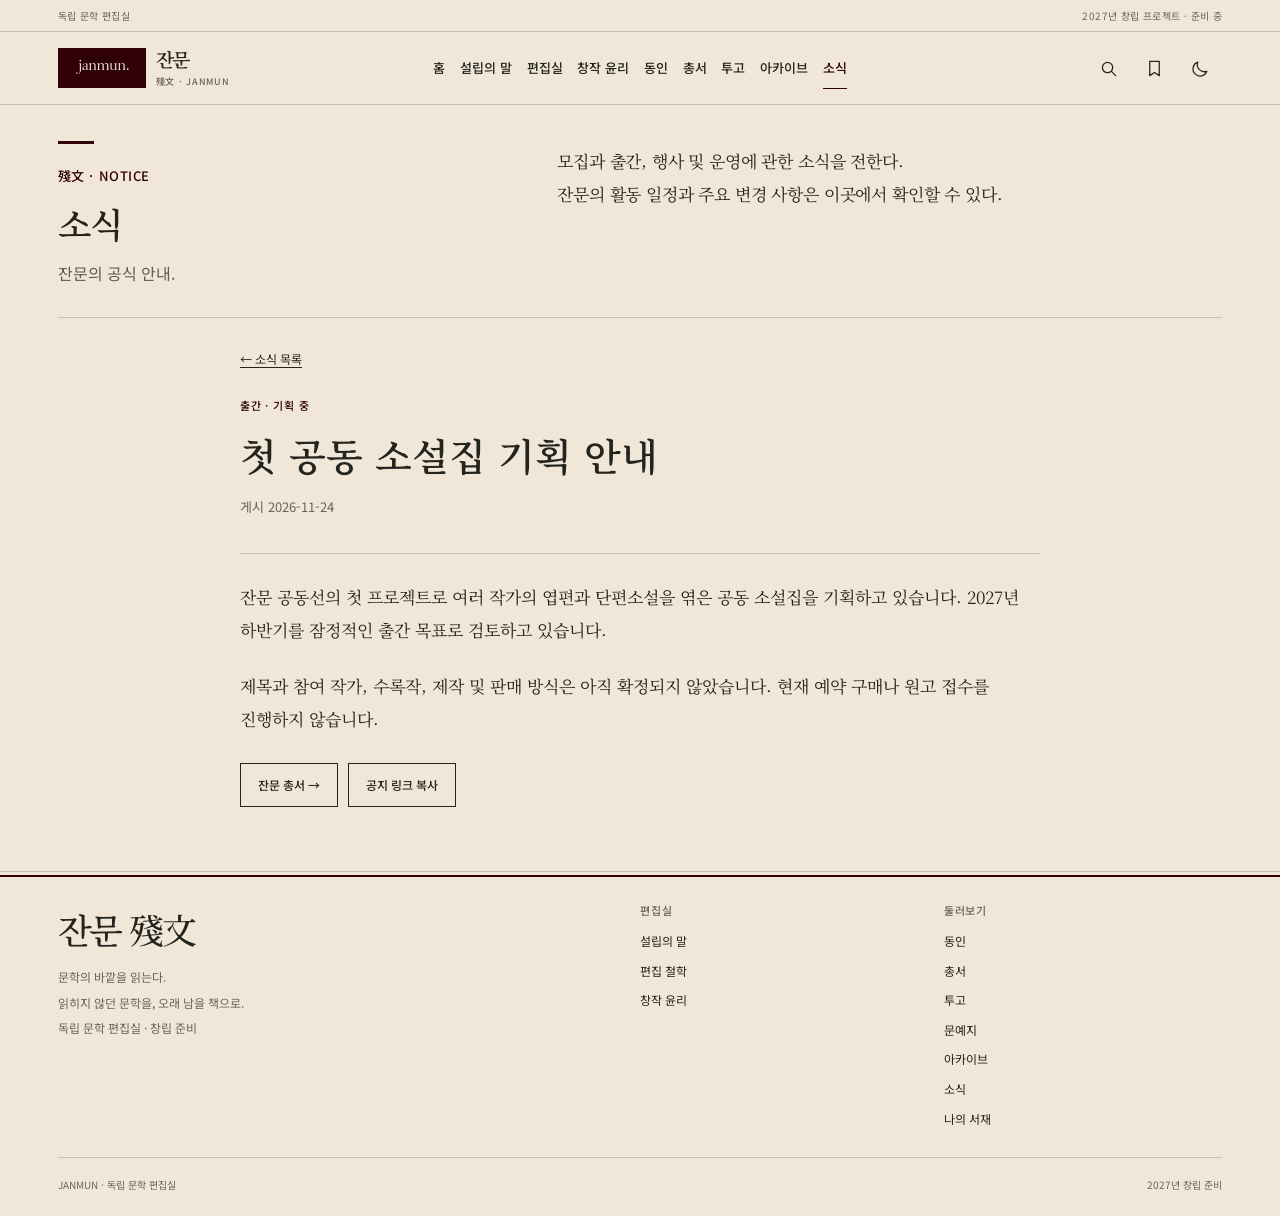
<file: news/first-anthology/index.html>
<!doctype html>
<html lang="ko" data-theme="light" data-site-root="../../" data-start-route="news/first-anthology">
  <head>
    <meta charset="utf-8">
    <meta name="viewport" content="width=device-width,initial-scale=1,viewport-fit=cover">
    <meta name="theme-color" content="#f1e7d9">
    <link rel="icon" type="image/svg+xml" href="../../assets/janmun-mark.svg">
    <link rel="stylesheet" href="../../css/style.css?v=1.0.2">
    <script src="../../js/news-data.js?v=0.9.9" defer></script>
    <script src="../../js/main.js?v=1.1.1" defer></script>
    <!-- JANMUN SEO BEGIN -->
    <title>첫 공동 소설집 기획 안내 | 잔문 殘文</title>
    <meta name="description" content="잔문 공동선의 첫 프로젝트로 여러 작가의 엽편과 단편소설을 엮은 공동 소설집을 기획하고 있습니다. 2027년 하반기를 잠정적인 출간 목표로 검토하고 있습니다.">
    <link rel="canonical" href="https://janmun-editorial.github.io/news/first-anthology/">
    <meta name="robots" content="index, follow">
    <meta property="og:type" content="article">
    <meta property="og:site_name" content="잔문 殘文">
    <meta property="og:locale" content="ko_KR">
    <meta property="og:title" content="첫 공동 소설집 기획 안내 | 잔문 殘文">
    <meta property="og:description" content="잔문 공동선의 첫 프로젝트로 여러 작가의 엽편과 단편소설을 엮은 공동 소설집을 기획하고 있습니다. 2027년 하반기를 잠정적인 출간 목표로 검토하고 있습니다.">
    <meta property="og:url" content="https://janmun-editorial.github.io/news/first-anthology/">
    <meta property="og:image" content="https://janmun-editorial.github.io/assets/share.png">
    <meta property="og:image:width" content="1200">
    <meta property="og:image:height" content="630">
    <meta property="og:image:alt" content="잔문 편집실 로고">
    <meta name="twitter:card" content="summary_large_image">
    <meta name="twitter:title" content="첫 공동 소설집 기획 안내 | 잔문 殘文">
    <meta name="twitter:description" content="잔문 공동선의 첫 프로젝트로 여러 작가의 엽편과 단편소설을 엮은 공동 소설집을 기획하고 있습니다. 2027년 하반기를 잠정적인 출간 목표로 검토하고 있습니다.">
    <meta name="twitter:image" content="https://janmun-editorial.github.io/assets/share.png">
    <meta property="article:published_time" content="2026-11-24">
    <script type="application/ld+json">{"@context":"https://schema.org","@type":"WebPage","name":"첫 공동 소설집 기획 안내 | 잔문 殘文","description":"잔문 공동선의 첫 프로젝트로 여러 작가의 엽편과 단편소설을 엮은 공동 소설집을 기획하고 있습니다. 2027년 하반기를 잠정적인 출간 목표로 검토하고 있습니다.","url":"https://janmun-editorial.github.io/news/first-anthology/","inLanguage":"ko","isPartOf":{"@id":"https://janmun-editorial.github.io/#website"}}</script>
    <!-- JANMUN SEO END -->
  </head>
  <body>
    <a class="skip" href="#main">본문 바로가기</a>
    <div class="progress" aria-hidden="true">
    </div>
    <div class="utility">
      <div class="shell">
        <span>독립 문학 편집실</span><span>2027년 창립 프로젝트 · 준비 중</span>
      </div>
    </div>
    <header class="mast">
      <div class="shell mast-in">
        <a class="brand" href="../../" data-route-link="home" aria-label="잔문 홈"><img class="brand-mark" src="../../assets/janmun-mark.svg" alt="" width="43" height="43"><span class="brand-text">잔문<small>殘文 · JANMUN</small></span></a>
        <nav class="nav" id="navigation" aria-label="주 메뉴">
          <a href="../../" data-route-link="home">홈</a>
          <a href="../../about/" data-route-link="about">설립의 말</a>
          <a href="../../editorial/" data-route-link="editorial">편집실</a>
          <a href="../../ethics/" data-route-link="ethics">창작 윤리</a>
          <a href="../../members/" data-route-link="members">동인</a>
          <a href="../../books/" data-route-link="books">총서</a>
          <a href="../../submission/" data-route-link="submission">투고</a>
          <a href="../../archive/" data-route-link="archive">아카이브</a>
          <a href="../../news/" data-route-link="news">소식</a>
        </nav>
        <div class="tools">
          <button class="iconbtn" id="search-open" aria-label="글 검색" title="글 검색"><svg viewBox="0 0 24 24"><circle cx="10.8" cy="10.8" r="6.5"/><path d="m16 16 5 5"/></svg></button>
          <a class="iconbtn" href="../../saved/" data-route-link="saved" aria-label="나의 서재" title="나의 서재"><svg viewBox="0 0 24 24"><path d="M6 3h12v18l-6-4-6 4z"/></svg></a>
          <button class="iconbtn" id="theme" aria-label="화면 테마 전환" aria-pressed="false" title="어두운 화면"><svg viewBox="0 0 24 24"><path d="M20 15.5A9 9 0 0 1 8.5 4 9 9 0 1 0 20 15.5Z"/></svg></button>
          <button class="iconbtn mobile" id="mobile" aria-label="메뉴 열기" aria-controls="navigation" aria-expanded="false"><svg viewBox="0 0 24 24"><path d="M3 6h18M3 12h18M3 18h18"/></svg></button>
        </div>
      </div>
    </header>
    <main id="main" tabindex="-1">
      <!-- Home: editorial masthead, lead essay and contents -->
      <template data-janmun-view="home">
      <section class="view shell" id="page-home" hidden>
        <div class="edition-line">
          <span>독립 문학 편집실</span>
          <span class="edition-center">문학의 바깥을 읽는다.</span>
          <span>창립 준비 · 2027</span>
        </div>
        <div class="front-masthead">
          <h1 class="front-title">잔문<span>殘文</span></h1>
          <div class="front-imprint">
            <span>JANMUN</span>
            <span>독립 문학 편집실</span>
          </div>
        </div>

        <section class="front-feature" aria-labelledby="lead-title">
          <figure class="front-art">
            <div class="founding-plate" role="group" aria-label="잔문의 창립 표제">
              <div class="founding-plate-header">
                <span>殘文</span><span>창립 문서 01</span>
              </div>
              <div class="founding-plate-body">
                <div class="founding-characters" aria-label="미독">
                  <span aria-hidden="true">未</span><span aria-hidden="true">讀</span>
                </div>
                <p class="founding-note"><span>아직</span><span>읽히지</span><span>않은 글.</span></p>
              </div>
              <div class="founding-plate-footer">
                <p>그렇게 만든 책이 누군가의 책장에 오래 남아 있기를 바란다.</p>
                <span class="founding-seal" aria-hidden="true">殘</span>
              </div>
            </div>
            <figcaption><span>미독 未讀</span><span>잔문 편집 그래픽 01</span></figcaption>
          </figure>
          <div class="front-copy">
            <div class="front-kicker"><span>창립 문서</span><span>01 / 04</span></div>
            <h2 id="lead-title">읽히지 않던 문학을, 오래 남을 책으로.</h2>
            <p>잔문은 소설을 읽고, 다듬고, 책으로 만드는 작은 문학 편집실이다.</p>
            <div class="front-actions">
              <a class="primary" href="../../about/" data-route-link="about">설립의 말 읽기 <span aria-hidden="true">↗</span></a>
              <a class="textlink" href="../../archive/?category=journal" data-route-link="journal">문예지 둘러보기 →</a>
            </div>
          </div>
        </section>

        <div class="home-notice"><span class="eyebrow">편집실 소식</span><a href="../../news/founding/" data-route-link="news/founding">잔문은 창립을 준비하고 있다. <span aria-hidden="true">→</span></a></div>
        <div class="resume" id="resume" hidden>
          <div><span class="eyebrow">마지막으로 읽은 글</span><a id="resume-link" href="../../archive/" data-route-link="archive"></a></div>
          <button id="resume-clear" type="button">기록 지우기</button>
        </div>

        <div class="front-index">
          <section class="front-contents" aria-labelledby="contents-title">
            <div class="section-top">
              <div><span class="eyebrow">창립 문서 01—04</span><h2 id="contents-title">잔문의 목차</h2></div>
              <a class="textlink" href="../../archive/" data-route-link="archive">전체 보기 ↗</a>
            </div>
            <div class="entry-grid">
              <a class="entry" href="../../about/" data-route-link="about"><span class="entry-no">01</span><h3>설립의 말</h3><p>문학의 바깥을 읽는 이유<span class="entry-detail" data-entry-meta="about"></span></p><span class="entry-arrow" aria-hidden="true">↗</span></a>
              <a class="entry" href="../../editorial/" data-route-link="editorial"><span class="entry-no">02</span><h3>편집 철학</h3><p>무엇을 남길 것인가.<span class="entry-detail" data-entry-meta="editorial"></span></p><span class="entry-arrow" aria-hidden="true">↗</span></a>
              <a class="entry" href="../../ethics/" data-route-link="ethics"><span class="entry-no">03</span><h3>창작 윤리</h3><p>완벽함이 아니라 정직함.<span class="entry-detail" data-entry-meta="ethics"></span></p><span class="entry-arrow" aria-hidden="true">↗</span></a>
              <a class="entry" href="../../members/" data-route-link="members"><span class="entry-no">04</span><h3>잔문 동인</h3><p>서로의 가장 이른 독자이자, 가장 오래 남는 독자로.<span class="entry-detail" data-entry-meta="members"></span></p><span class="entry-arrow" aria-hidden="true">↗</span></a>
            </div>
          </section>
          <aside class="front-margin">
            <span class="eyebrow">문장 하나</span>
            <blockquote id="front-quote">무엇을 남길 것인가.</blockquote>
            <a id="front-quote-source" href="../../editorial/" data-route-link="editorial">편집 철학</a>
            <button class="quiet-button" type="button" id="next-quote">다른 문장 <span aria-hidden="true">↻</span></button>
          </aside>
        </div>

        <section class="front-projects" aria-labelledby="project-title">
          <div class="section-top">
            <div><span class="eyebrow">2027년 창립 프로젝트</span><h2 id="project-title">만들어 가는 것들</h2></div>
          </div>
          <div class="project-grid">
            <a class="project" href="../../archive/?category=journal" data-route-link="journal"><span class="eyebrow">01 · 문예지</span><h3>아직 읽히지 않은 글.</h3><p>단편과 엽편, 창작의 기록을 발표할 공간.</p><span class="project-link">문예지 ↗</span></a>
            <a class="project" href="../../members/" data-route-link="members"><span class="eyebrow">02 · 동인</span><h3>서로의 첫 독자로.</h3><p>정기 모집으로 함께하는 소규모 온라인 문학 공동체.</p><span class="project-link">동인 소개 ↗</span></a>
            <a class="project" href="../../books/" data-route-link="books"><span class="eyebrow">03 · 총서</span><h3>한 권씩, 오래 남을 문학을.</h3><p>첫 공동 소설집을 준비하고 있다.</p><span class="project-link">총서 보기 ↗</span></a>
          </div>
        </section>
        <div class="front-invitation"><div><span class="eyebrow">창작자에게</span><h2>당신의 글을 기다리는 곳.</h2><p>현재 원고 접수와 동인 모집을 준비하고 있다.</p></div><a href="../../submission/" data-route-link="submission" class="outline">투고 안내 읽기 ↗</a></div>
      </section>
      </template>
      <template data-janmun-view="about">
      <section class="view shell reading" id="page-about" hidden>
        <div class="crumb">
          <a href="../../" data-route-link="home">잔문</a> / <a href="../../archive/" data-route-link="archive">아카이브</a> / 설립의 말
        </div>
        <div class="reader-grid">
          <article class="editorial-spread">
            <header class="article-head editorial-heading">
              <p class="eyebrow">잔문 · 창립 문서 01</p>
              <h1>설립의 말</h1>
              <p>문학의 바깥을 읽는 이유</p>
              <div class="reading-meta">
                <span data-reading-time="about"></span><span data-reading-status="about"></span>
              </div>
            </header>
            <div class="prose editorial-copy">
              <p>잔문은 소설을 읽고, 다듬고, 책으로 만드는 작은 문학 편집실이다.</p>
              <p>우리는 작가가 어떤 이력을 가졌는지보다 어떤 글을 쓰는지에 관심이 있다. 인공지능을 활용한 글도, 혼자 힘으로 완성한 글도 그 자체로 읽고자 한다. 창작의 방식은 저마다 다를 수 있지만, 자신의 글을 대하는 태도만큼은 중요하게 생각한다.</p>
              <p>완성된 원고뿐 아니라 아직 고쳐 쓸 여지가 있는 글에도 관심을 기울인다. 작가가 쓰고 싶었던 이야기를 함께 고민하고, 그 사람의 문장을 잃지 않는 방향으로 작품을 다듬고 싶다.</p>
              <p>많은 책을 만드는 것보다 한 권의 책을 제대로 만드는 일에 마음을 둔다.</p>
              <p>그렇게 만든 책이 누군가의 책장에 오래 남아 있기를 바란다.</p>
              <p><strong>문학의 바깥을 읽는다.</strong></p>
              <p>잔문 殘文</p>
            </div>
            <div class="annotation-area">
              <div class="annotation-head"><h2>읽고 남기기</h2><span class="muted">나만의 비공개 기록</span></div>
              <p class="muted">본문의 문장을 선택하거나 아래 버튼으로 문단을 골라 저장하세요.</p>
              <div class="actions"><button class="outline" type="button" data-collect="about">문장 수집</button><button class="outline" type="button" data-note-open="about">독서 메모 쓰기</button><a class="textlink" href="../../saved/" data-route-link="saved">나의 서재 ↗</a></div>
              <div class="note-editor" data-note-editor="about" hidden><label>이 글에 대한 메모<textarea rows="4" maxlength="3000" data-note-text="about" placeholder="읽으며 남은 생각을 적어 보세요."></textarea></label><div class="actions"><button class="primary" type="button" data-note-save="about">메모 저장</button><button class="outline" type="button" data-note-close="about">닫기</button></div></div>
            </div>
            <div class="reader-end-controls">
              <button class="outline" type="button" data-read="about" aria-pressed="false">읽음 표시</button><button class="outline" type="button" data-print>인쇄 / PDF 저장</button>
            </div>
            <div class="next-reading">
              <a href="../../" data-route-link="home"><small>← 처음으로</small>잔문</a><a href="../../editorial/" data-route-link="editorial"><small>다음 글 →</small>편집 철학</a>
            </div>
            <div class="article-end">
              <span>殘</span><a href="../../archive/" data-route-link="archive">모든 글 보기 ↗</a>
            </div>
          </article>
        </div>
      </section>
      </template>
      <template data-janmun-view="editorial">
      <section class="view shell reading" id="page-editorial" hidden>
        <div class="crumb">
          <a href="../../" data-route-link="home">잔문</a> / <a href="../../archive/" data-route-link="archive">아카이브</a> / 편집 철학
        </div>
        <div class="reader-grid">
          <article class="editorial-spread">
            <header class="article-head editorial-heading">
              <p class="eyebrow">잔문 · 창립 문서 02</p>
              <h1>편집 철학</h1>
              <p>무엇을 남길 것인가.</p>
              <div class="reading-meta">
                <span data-reading-time="editorial"></span><span data-reading-status="editorial"></span>
              </div>
            </header>
            <div class="prose editorial-copy">
              <p>잔문은 익숙한 것을 낯설게 바라보는 소설에 관심이 있다.</p>
              <p>특별한 사건이 있어야 좋은 이야기가 되는 것은 아니다. 오래 함께 살아온 사람을 문득 이해할 수 없게 되는 순간이나, 무심코 지나친 일에서 이전과 다른 의미를 발견하는 일도 충분히 소설이 될 수 있다.</p>
              <p>우리는 작품이 다루는 소재보다 그것을 바라보는 작가의 시선을 중요하게 생각한다.</p>
              <p>원고를 살필 때에는 문장의 정확성, 인물의 개연성, 이야기의 구조를 함께 검토한다. 다만 모든 문장이 매끄러워야 한다고 생각하지는 않는다. 작품의 결함과 작가의 개성을 구분하는 것 역시 편집의 몫이기 때문이다.</p>
              <p>고쳐야 할 문장과 고치지 말아야 할 문장 사이에서 충분히 고민한다.</p>
              <p>잔문이라는 이름에는 그러한 뜻도 담겨 있다.</p>
              <p>무엇을 남길 것인가.</p>
              <p>우리가 원고를 읽으며 가장 오래 생각하는 질문이다.</p>
            </div>
            <div class="annotation-area">
              <div class="annotation-head"><h2>읽고 남기기</h2><span class="muted">나만의 비공개 기록</span></div>
              <p class="muted">본문의 문장을 선택하거나 아래 버튼으로 문단을 골라 저장하세요.</p>
              <div class="actions"><button class="outline" type="button" data-collect="editorial">문장 수집</button><button class="outline" type="button" data-note-open="editorial">독서 메모 쓰기</button><a class="textlink" href="../../saved/" data-route-link="saved">나의 서재 ↗</a></div>
              <div class="note-editor" data-note-editor="editorial" hidden><label>이 글에 대한 메모<textarea rows="4" maxlength="3000" data-note-text="editorial" placeholder="읽으며 남은 생각을 적어 보세요."></textarea></label><div class="actions"><button class="primary" type="button" data-note-save="editorial">메모 저장</button><button class="outline" type="button" data-note-close="editorial">닫기</button></div></div>
            </div>
            <div class="reader-end-controls">
              <button class="outline" type="button" data-read="editorial" aria-pressed="false">읽음 표시</button><button class="outline" type="button" data-print>인쇄 / PDF 저장</button>
            </div>
            <div class="next-reading">
              <a href="../../about/" data-route-link="about"><small>← 이전 글</small>설립의 말</a><a href="../../ethics/" data-route-link="ethics"><small>다음 글 →</small>창작 윤리</a>
            </div>
            <div class="article-end">
              <span>殘</span><a href="../../archive/" data-route-link="archive">모든 글 보기 ↗</a>
            </div>
          </article>
        </div>
      </section>
      </template>
      <template data-janmun-view="ethics">
      <section class="view shell reading" id="page-ethics" hidden>
        <div class="crumb">
          <a href="../../" data-route-link="home">잔문</a> / <a href="../../archive/" data-route-link="archive">아카이브</a> / 창작 윤리
        </div>
        <div class="reader-grid">
          <article class="editorial-spread">
            <header class="article-head editorial-heading">
              <p class="eyebrow">잔문 · 창립 문서 03</p>
              <h1>창작 윤리</h1>
              <p>완벽함이 아니라 정직함.</p>
              <div class="reading-meta">
                <span data-reading-time="ethics"></span><span data-reading-status="ethics"></span>
              </div>
            </header>
            <div class="prose editorial-copy">
              <p>창작의 방식은 저마다 다르지만, 작품에 대한 책임까지 달라지는 것은 아니다.</p>
              <p>잔문은 인공지능의 활용을 창작의 결격 사유로 삼지 않는다. 다만 사용한 도구와 그 개입 범위를 사실대로 밝히고, 타인의 저작물과 권리를 존중하는 것을 기본으로 삼는다.</p>
              <p>우리는 모든 문장을 직접 작성했다는 사실만으로 창작의 주체성이 증명된다고 생각하지 않는다. 무엇을 받아들이고 무엇을 거절했는지, 어떤 판단을 거쳐 작품을 완성했는지 역시 창작의 일부다.</p>
              <p>그러나 도구의 도움을 받았다는 사실이 작품의 결함이나 윤리적 문제에 대한 면책 사유가 될 수는 없다. 최종 원고에 대한 판단과 책임은 창작자에게 있다.</p>
              <p>창작의 과정을 숨기지 않는다.<br>타인의 것을 자신의 것으로 내놓지 않는다.<br>자신이 완성한 작품에 책임을 진다.</p>
              <p>잔문이 창작자에게 바라는 것은 완벽함이 아니라 정직함이다.</p>
            </div>
            <div class="annotation-area">
              <div class="annotation-head"><h2>읽고 남기기</h2><span class="muted">나만의 비공개 기록</span></div>
              <p class="muted">본문의 문장을 선택하거나 아래 버튼으로 문단을 골라 저장하세요.</p>
              <div class="actions"><button class="outline" type="button" data-collect="ethics">문장 수집</button><button class="outline" type="button" data-note-open="ethics">독서 메모 쓰기</button><a class="textlink" href="../../saved/" data-route-link="saved">나의 서재 ↗</a></div>
              <div class="note-editor" data-note-editor="ethics" hidden><label>이 글에 대한 메모<textarea rows="4" maxlength="3000" data-note-text="ethics" placeholder="읽으며 남은 생각을 적어 보세요."></textarea></label><div class="actions"><button class="primary" type="button" data-note-save="ethics">메모 저장</button><button class="outline" type="button" data-note-close="ethics">닫기</button></div></div>
            </div>
            <div class="reader-end-controls">
              <button class="outline" type="button" data-read="ethics" aria-pressed="false">읽음 표시</button><button class="outline" type="button" data-print>인쇄 / PDF 저장</button>
            </div>
            <div class="next-reading">
              <a href="../../editorial/" data-route-link="editorial"><small>← 이전 글</small>편집 철학</a><a href="../../members/" data-route-link="members"><small>다음 글 →</small>잔문 동인</a>
            </div>
            <div class="article-end">
              <span>殘</span><a href="../../archive/" data-route-link="archive">모든 글 보기 ↗</a>
            </div>
          </article>
        </div>
      </section>
      </template>
      <template data-janmun-view="members">
      <section class="view shell reading" id="page-members" hidden>
        <div class="crumb">
          <a href="../../" data-route-link="home">잔문</a> / <a href="../../archive/" data-route-link="archive">아카이브</a> / 잔문 동인
        </div>
        <div class="reader-grid">
          <article class="editorial-spread">
            <header class="article-head editorial-heading">
              <p class="eyebrow">잔문 · 창립 문서 04</p>
              <h1>잔문 동인</h1>
              <p>서로의 가장 이른 독자이자, 가장 오래 남는 독자로.</p>
              <div class="reading-meta">
                <span data-reading-time="members"></span><span data-reading-status="members"></span>
              </div>
            </header>
            <div class="prose editorial-copy">
              <p>잔문 동인은 각자의 작품을 쓰고 서로의 문학을 읽는 창작 공동체다.</p>
              <p>정기 모집을 통해 소규모로 구성하며, 온라인을 중심으로 활동한다. 서로의 원고에 충분한 시간을 들이고 지속적인 대화를 나눌 수 있는 규모를 지향한다.</p>
              <p>주요 활동은 원고 합평과 작품 연구, 문학에 관한 토론이다. 완성된 작품은 물론 아직 방향을 찾지 못한 원고도 함께 살핀다. 그 과정에서 발전한 작품을 문예지와 공동 소설집으로 선보이고자 한다.</p>
              <p>서로의 문학적 취향이 같을 필요는 없다. 같은 작품을 읽고 다른 이야기를 나눌 수 있다는 것 역시 함께 읽는 이유 중 하나다.</p>
              <p>합평에서는 막연한 칭찬보다 구체적인 감상을 나눈다. 타인의 문장을 자신의 취향에 맞추기보다 그 문장이 가진 가능성을 살핀다.</p>
              <p>등단이나 출간 경력은 참여의 조건이 아니다. 꾸준히 쓰고 읽으며, 자신의 작품만큼 타인의 작품에도 시간을 내어 줄 수 있는 사람과 함께하고 싶다.</p>
              <p>서로의 가장 이른 독자이자, 가장 오래 남는 독자로.</p>
              <p>잔문 殘文</p>
            </div>
            <div class="annotation-area">
              <div class="annotation-head"><h2>읽고 남기기</h2><span class="muted">나만의 비공개 기록</span></div>
              <p class="muted">본문의 문장을 선택하거나 아래 버튼으로 문단을 골라 저장하세요.</p>
              <div class="actions"><button class="outline" type="button" data-collect="members">문장 수집</button><button class="outline" type="button" data-note-open="members">독서 메모 쓰기</button><a class="textlink" href="../../saved/" data-route-link="saved">나의 서재 ↗</a></div>
              <div class="note-editor" data-note-editor="members" hidden><label>이 글에 대한 메모<textarea rows="4" maxlength="3000" data-note-text="members" placeholder="읽으며 남은 생각을 적어 보세요."></textarea></label><div class="actions"><button class="primary" type="button" data-note-save="members">메모 저장</button><button class="outline" type="button" data-note-close="members">닫기</button></div></div>
            </div>
            <div class="reader-end-controls">
              <button class="outline" type="button" data-read="members" aria-pressed="false">읽음 표시</button><button class="outline" type="button" data-print>인쇄 / PDF 저장</button>
            </div>
            <div class="next-reading">
              <a href="../../ethics/" data-route-link="ethics"><small>← 이전 글</small>창작 윤리</a><a href="../../books/" data-route-link="books"><small>다음으로 →</small>잔문 총서</a>
            </div>
            <div class="article-end">
              <span>殘</span><a href="../../archive/" data-route-link="archive">모든 글 보기 ↗</a>
            </div>
          </article>
        </div>
      </section>
      </template>
      <template data-janmun-view="archive">
      <section class="view shell" id="page-archive" hidden>
        <div class="archive-intro editorial-spread">
          <header class="archive-heading editorial-heading">
            <span class="archive-rule" aria-hidden="true"></span>
            <span class="eyebrow">殘文 · 文學記錄</span>
            <h1>아카이브</h1>
            <p>문학이 만들어지고 남겨진 자리.</p>
          </header>
          <div class="archive-intro-copy editorial-copy">
            <p>잔문의 창립 문서부터 작가의 작품, 편집 과정과 문학에 관한 대화까지. 한 편의 글이 완성되기까지의 시간과 그 이후에 남겨진 기록을 모은다.</p>
            <p>잔문이 지나온 시간은 이곳에 쌓인다.</p>
          </div>
        </div>
        <div class="page-body archive-body">
          <div class="archive-controls">
            <div class="archive-categories" role="group" aria-label="기록 분류">
              <button type="button" data-archive-category="all" aria-pressed="true">전체<span data-archive-category-count="all"></span></button>
              <button type="button" data-archive-category="founding" aria-pressed="false">창립 문서<span data-archive-category-count="founding"></span></button>
              <button type="button" data-archive-category="journal" aria-pressed="false">문예지<span data-archive-category-count="journal"></span></button>
              <button type="button" data-archive-category="author" aria-pressed="false">작가 기록<span data-archive-category-count="author"></span></button>
              <button type="button" data-archive-category="editing" aria-pressed="false">편집 기록<span data-archive-category-count="editing"></span></button>
              <button type="button" data-archive-category="criticism" aria-pressed="false">문학 비평<span data-archive-category-count="criticism"></span></button>
              <button type="button" data-archive-category="publication" aria-pressed="false">출간 기록<span data-archive-category-count="publication"></span></button>
              <button type="button" data-archive-category="community" aria-pressed="false">공동체 기록<span data-archive-category-count="community"></span></button>
            </div>
            <div class="searchbar archive-search">
              <input type="search" id="archive-query" placeholder="제목·본문·작가 검색" aria-label="아카이브 검색">
              <select id="archive-filter" aria-label="독서 상태"><option value="all">모든 글</option><option value="saved">저장한 글만</option><option value="unread">읽지 않은 글</option><option value="read">읽은 글</option></select>
              <select id="archive-author" aria-label="작가"><option value="all">모든 작가</option></select>
              <select id="archive-year" aria-label="등록 연도"><option value="all">모든 등록 연도</option></select>
              <select id="archive-sort" aria-label="기록 정렬"><option value="number">기록 번호순</option><option value="newest">최근 등록순</option><option value="oldest">오래된 등록순</option></select>
            </div>
          </div>
          <div class="archive-results-head"><div class="archive-count" id="archive-count" aria-live="polite"></div><a class="textlink" href="../../saved/" data-route-link="saved">나의 서재 ↗</a></div>
          <div id="archive-list" class="archive-list"><!-- STATIC archive-list BEGIN --><div class="archive-row"><span class="eyebrow">01</span><a href="../../about/" data-route-link="about"><span class="archive-record-meta">창립 문서 · 잔문 · 등록 2026-11-24</span><h3>설립의 말</h3><p>문학의 바깥을 읽는 이유</p></a></div><div class="archive-row"><span class="eyebrow">02</span><a href="../../editorial/" data-route-link="editorial"><span class="archive-record-meta">창립 문서 · 잔문 · 등록 2026-11-24</span><h3>편집 철학</h3><p>무엇을 남길 것인가.</p></a></div><div class="archive-row"><span class="eyebrow">03</span><a href="../../ethics/" data-route-link="ethics"><span class="archive-record-meta">창립 문서 · 잔문 · 등록 2026-11-24</span><h3>창작 윤리</h3><p>완벽함이 아니라 정직함.</p></a></div><div class="archive-row"><span class="eyebrow">04</span><a href="../../members/" data-route-link="members"><span class="archive-record-meta">창립 문서 · 잔문 · 등록 2026-11-24</span><h3>잔문 동인</h3><p>서로의 가장 이른 독자이자, 가장 오래 남는 독자로.</p></a></div><!-- STATIC archive-list END --></div>
          <div class="archive-empty-actions" id="archive-empty-actions" hidden><a class="outline" href="../../submission/" data-route-link="submission">투고 안내 →</a></div>
          <p class="archive-footnote">기록의 등록일은 아카이브에 수록한 날짜이며, 최초 집필일이나 발표일과 다를 수 있다. 작가의 미공개 원고와 합평·편집 기록은 동의를 얻은 경우에만 공개한다.</p>
        </div>
      </section>
      </template>
      <template data-janmun-view="saved">
      <section class="view shell" id="page-saved" hidden>
        <div class="editorial-spread library-intro">
          <header class="editorial-heading">
            <span class="editorial-rule" aria-hidden="true"></span>
            <span class="eyebrow">나의 독서 기록</span>
            <h1>나의 서재</h1>
          </header>
          <div class="editorial-copy"><p>읽고, 남기고, 다시 펼쳐 보는 곳. 기록은 이 브라우저에만 저장됩니다.</p></div>
        </div>
        <div class="page-body">
          <div class="library-summary" aria-label="서재 현황">
            <div><strong id="save-count">0</strong><span>저장한 글</span></div>
            <div><strong id="finished-count">0</strong><span>읽은 글</span></div>
            <div><strong id="quote-count">0</strong><span>수집한 문장</span></div>
            <div><strong id="note-count">0</strong><span>독서 메모</span></div>
          </div>
          <div class="library-tabs" role="group" aria-label="서재 분류">
            <button type="button" data-library-tab="saved" aria-pressed="true">보관함</button>
            <button type="button" data-library-tab="quotes" aria-pressed="false">문장 수집</button>
            <button type="button" data-library-tab="notes" aria-pressed="false">독서 메모</button>
            <button type="button" data-library-tab="history" aria-pressed="false">읽은 기록</button>
          </div>
          <div id="library-saved" class="library-panel"><div class="archive-list" id="saved-list"></div><p><a class="outline" href="../../archive/" data-route-link="archive">다른 글 찾기 →</a></p></div>
          <div id="library-quotes" class="library-panel" hidden><div id="quote-list" class="archive-list"></div></div>
          <div id="library-notes" class="library-panel" hidden><div id="note-list" class="archive-list"></div></div>
          <div id="library-history" class="library-panel" hidden><div id="history-list" class="archive-list"></div></div>
          <div class="library-export"><p class="muted">기기를 바꾸거나 브라우저 데이터를 삭제하기 전에 기록을 파일로 보관하세요.</p><button type="button" class="outline" id="library-export">서재 기록 내려받기 ↓</button></div>
        </div>
      </section>
      </template>
      <template data-janmun-view="books">
      <section class="view shell" id="page-books" hidden>
        <div class="series-intro editorial-spread">
          <header class="series-heading editorial-heading">
            <span class="series-rule" aria-hidden="true"></span>
            <span class="eyebrow">출간 준비</span>
            <h1>잔문 총서</h1>
            <p>한 권씩, 오래 남을 문학을.</p>
          </header>
          <div class="prose series-copy editorial-copy">
            <p>잔문 총서는 서로 다른 작가의 문학을 한 권씩 엮어 가는 출간 프로젝트다.</p>
            <p>단편소설집과 공동 소설집을 중심으로 시작하되, 작품에 따라 책의 형태와 구성을 달리하고자 한다. 한 권의 책이 가진 고유한 성격을 존중하며, 정해진 형식에 작품을 맞추지 않는다.</p>
            <p>원고의 선정부터 편집, 표지와 지면의 구성까지 작품을 읽는 경험의 일부라고 생각한다. 내용과 형식이 서로 어긋나지 않는 책을 만들고 싶다.</p>
            <p>출간의 수나 속도에 얽매이지 않는다. 각자의 작품에 필요한 시간을 들이고, 충분한 편집을 거쳐 독자에게 건넨다.</p>
            <p>잔문의 책이 책장에 꽂힌 뒤에도 몇 번쯤 다시 펼쳐지는 책이기를 바란다.</p>
            <p>한 권씩, 오래 남을 문학을.</p>
            <p>잔문 殘文</p>
          </div>
        </div>
        <div class="section-top"><h2>첫 출간 프로젝트</h2><span class="muted">기획 단계</span></div>
        <div class="page-body book-layout">
          <div class="book-cover" aria-label="첫 공동 소설집 표지 콘셉트, 제목 미정">
            <span>殘文 · 공동선 001 / 기획 시안</span><strong>잔문 공동선</strong><span>첫 번째 소설집 · 제목 미정</span>
          </div>
          <div class="book-info">
            <span class="status">출간 기획 중</span>
            <h2>첫 번째 공동 소설집</h2>
            <p>서로 다른 작가의 엽편과 단편을 한 권으로 엮는 첫 번째 프로젝트다. 작품의 완성도를 중심으로 원고를 선정하며, 제목과 수록작은 아직 확정되지 않았다.</p>
            <dl class="facts">
              <dt>출간 목표</dt><dd>2027년 하반기 (안)</dd>
              <dt>구성</dt><dd>엽편·단편소설</dd>
              <dt>출간 형태</dt><dd>종이책 중심 · 전자책 병행 계획</dd>
              <dt>작가</dt><dd>모집 전</dd>
              <dt>판매</dt><dd>미정 · 예약 접수 없음</dd>
            </dl>
            <a class="outline" href="../../members/" data-route-link="members">잔문 동인에 관하여 →</a>
          </div>
        </div>
        <div class="section-top"><h2>총서의 구성</h2><span class="muted">기획 분류</span></div>
        <div class="page-body">
          <p>공동선과 소설선을 중심으로 시작하고, 작품과 운영 여건에 따라 다른 시리즈를 확장할 계획이다.</p>
          <dl class="facts">
            <dt>잔문 소설선</dt><dd>개인 단편·중편 소설집</dd>
            <dt>잔문 공동선</dt><dd>여러 작가의 공동 소설집</dd>
            <dt>잔문 엽편선</dt><dd>짧은 소설을 엮은 작품집</dd>
            <dt>잔문 문고</dt><dd>작은 판형의 문학 시리즈</dd>
            <dt>잔문 특별판</dt><dd>작품의 특성에 따른 별도 기획</dd>
          </dl>
          <p class="muted">현재 출간된 도서는 없으며, 세부 출간 일정은 확정 후 소식에서 안내한다.</p>
          <a class="outline" href="../../news/" data-route-link="news">잔문 소식 →</a>
        </div>
      </section>
      </template>
      <template data-janmun-view="submission">
      <section class="view shell" id="page-submission" hidden>
        <div class="editorial-spread submission-intro">
          <header class="editorial-heading">
            <span class="editorial-rule" aria-hidden="true"></span>
            <span class="eyebrow">접수 준비</span>
            <h1>투고</h1>
            <p>창작의 방식을 숨기지 않고도 작품을 건넬 수 있는 곳.</p>
          </header>
          <div class="editorial-copy">
            <span class="status">현재 모집 및 원고 접수 준비 중</span>
            <p class="recruit-note">동인 및 작가 모집 일정, 원고 제출 방법, 세부 심사 기준은 확정 후 이 페이지에서 공개합니다.</p>
          </div>
        </div>
        <div class="submission-faq-layout">
          <div class="faq-nav">
            <span class="eyebrow">투고 안내 · Q&amp;A</span>
            <h2>투고에 관하여</h2>
            <p>투고 전에 궁금한 사항을 확인하세요. 세부 접수 기준은 모집 공고에서 확정합니다.</p>
            <div class="faq-filters" role="group" aria-label="질문 분류">
              <button type="button" data-faq-filter="all" aria-pressed="true">전체</button>
              <button type="button" data-faq-filter="eligibility" aria-pressed="false">투고 자격</button>
              <button type="button" data-faq-filter="ai" aria-pressed="false">AI 활용</button>
              <button type="button" data-faq-filter="review" aria-pressed="false">심사 및 편집</button>
              <button type="button" data-faq-filter="rights" aria-pressed="false">비용 및 권리</button>
              <button type="button" data-faq-filter="apply" aria-pressed="false">접수 안내</button>
            </div>
            <p><a class="textlink" href="../../ethics/" data-route-link="ethics">창작 윤리 전문 읽기 ↗</a></p>
          </div>
          <div class="faq" id="submission-faq">
            <section class="faq-group" data-faq-group="eligibility" aria-label="투고 자격">
              <h3>투고 자격</h3>
              <details>
                <summary>누구나 투고할 수 있나요?</summary>
                <div class="faq-answer"><p>등단 여부나 출간 경력에 관계없이 투고할 수 있습니다. 처음 소설을 쓰는 분부터 꾸준히 작품 활동을 이어 온 분까지, 창작자의 이력보다 제출한 작품 자체를 중심으로 검토합니다.</p><p>잔문 동인에 소속되어 있지 않아도 투고할 수 있습니다.</p></div>
              </details>
              <details>
                <summary>어떤 작품을 투고할 수 있나요?</summary>
                <div class="faq-answer"><p>엽편소설과 단편소설을 중심으로 원고를 검토할 예정입니다. 특정한 분위기나 주제를 잔문의 취향에 맞추어 작성할 필요는 없습니다.</p><p>중편 및 장편소설의 접수 여부, 분량과 제출 형식은 모집 공고에서 안내합니다.</p></div>
              </details>
              <details>
                <summary>아직 완성하지 못한 원고도 제출할 수 있나요?</summary>
                <div class="faq-answer"><p>정식 출간 투고는 완결된 원고를 원칙으로 준비하고 있습니다. 완결된 원고라도 수정과 발전 가능성을 함께 검토합니다.</p><p>집필 중인 작품에 대한 지속적인 합평을 원하신다면 잔문 동인 활동을 권장합니다.</p></div>
              </details>
              <details>
                <summary>이미 다른 플랫폼에 공개한 작품도 제출할 수 있나요?</summary>
                <div class="faq-answer"><p>개인 블로그나 브런치 등에서 공개한 작품도 기존 계약 및 권리 관계에 문제가 없다면 검토할 수 있는 방향으로 준비하고 있습니다.</p><p>이전에 공개하거나 출간한 이력은 투고 시 밝혀 주시기 바랍니다. 기발표작의 구체적인 접수 기준은 모집 공고에서 확정합니다.</p></div>
              </details>
            </section>
            <section class="faq-group" data-faq-group="ai" aria-label="AI 활용">
              <h3>AI 활용</h3>
              <details>
                <summary>인공지능을 활용한 작품도 투고할 수 있나요?</summary>
                <div class="faq-answer"><p>가능합니다. 소재 발굴, 자료 조사, 이야기의 구조 설계, 초고 작성, 문장 수정 등 창작 과정에서 인공지능을 활용한 작품도 검토 대상입니다.</p><p>다만 인공지능의 개입 과정과 범위를 사실대로 밝히고, 타인의 권리를 존중하며 최종 원고에 대한 책임을 져야 합니다. 활용 여부만으로 작품의 문학적 가치를 판단하지 않습니다.</p></div>
              </details>
              <details>
                <summary>인공지능 활용 내역은 어느 정도까지 공개해야 하나요?</summary>
                <div class="faq-answer"><p>사용한 도구, 활용 목적, 개입한 창작 단계, 최종 작품에 반영된 범위를 설명해 주시면 됩니다. 단순 교정인지 문장 생성이나 사건 구성에도 활용했는지 구분해 주시기 바랍니다.</p><p>정확한 활용 비율을 산출하기 어려운 경우 창작 과정에서 이루어진 판단과 수정 내용을 구체적으로 설명해 주시기 바랍니다. 세부 제출 양식은 모집 공고에서 안내합니다.</p></div>
              </details>
              <details>
                <summary>인공지능을 사용하지 않은 작품도 투고할 수 있나요?</summary>
                <div class="faq-answer"><p>물론입니다. 인공지능은 잔문의 창작자에게 요구되는 도구가 아닙니다. 어떠한 도구를 사용했는지보다 작품에 담긴 창작자의 시선과 문학적 완성도를 중요하게 생각합니다.</p></div>
              </details>
            </section>
            <section class="faq-group" data-faq-group="review" aria-label="심사 및 편집">
              <h3>심사 및 편집</h3>
              <details>
                <summary>원고는 어떤 기준으로 심사하나요?</summary>
                <div class="faq-answer"><p>작가의 이력이나 인지도보다 작품의 문학적 요소를 중심으로 검토합니다. 모두 완벽한 작품만을 찾는 것은 아니며, 작품마다 가진 강점과 발전 가능성을 종합적으로 살핍니다.</p><ul><li>작품의 독창성과 고유한 시선</li><li>문장의 완성도와 표현의 적절성</li><li>인물과 사건의 개연성</li><li>이야기의 구조와 완결성</li><li>작품의 정서적·사유적 깊이</li><li>편집을 통한 발전 가능성</li></ul></div>
              </details>
              <details>
                <summary>투고하면 어떤 과정을 거치게 되나요?</summary>
                <div class="faq-answer"><p>기본 제출 요건과 창작 윤리 준수 여부를 확인한 뒤 작품에 대한 편집 검토를 진행할 예정입니다. 추가 검토가 필요하면 창작 과정에 대한 질문이나 수정 제안을 드릴 수 있습니다.</p><p>최종 출간 여부는 작품 검토, 출간 여건 및 창작자와의 협의를 거쳐 결정합니다. 투고나 동인 참여 자체가 출간을 보장하지는 않습니다.</p></div>
              </details>
              <details>
                <summary>편집 과정에서 원고가 크게 변경될 수도 있나요?</summary>
                <div class="faq-answer"><p>문장, 인물, 사건 및 이야기의 구조에 관한 수정 의견을 제안할 수 있습니다. 다만 작가의 고유한 문체와 작품의 의도를 존중하며, 주요 수정 사항은 창작자와 협의하여 결정하는 것을 원칙으로 합니다.</p></div>
              </details>
            </section>
            <section class="faq-group" data-faq-group="rights" aria-label="비용 및 권리">
              <h3>비용 및 권리</h3>
              <details>
                <summary>투고하거나 출간할 때 비용이 발생하나요?</summary>
                <div class="faq-answer"><p>투고와 원고 심사는 무료로 진행합니다.</p><p>출간 계약이 성립된 작품의 편집 및 제작 비용은 잔문이 부담하며, 창작자에게 도서 구매를 출간의 조건으로 요구하지 않습니다.</p></div>
              </details>
              <details>
                <summary>출간 후 인세는 어떻게 지급되나요?</summary>
                <div class="faq-answer"><p>판매 실적에 따라 인세를 지급합니다. 구체적인 인세율과 산정 방식, 정산 주기는 출간 계약 체결 전에 안내하고 협의합니다.</p><p>공동 소설집의 경우 참여 작가 간 인세 배분 기준도 사전에 협의합니다. 인공지능 활용 여부에 따른 인세 차등은 두지 않습니다.</p></div>
              </details>
              <details>
                <summary>투고한 작품의 저작권은 어떻게 되나요?</summary>
                <div class="faq-answer"><p>원고를 투고하는 것만으로 저작권이나 출판권이 잔문에 이전되지 않습니다.</p><p>출간이 결정된 경우 출판에 필요한 이용 범위와 계약 기간 등의 조건을 별도로 협의합니다. 미출간 원고를 창작자의 동의 없이 공개하거나 출간하지 않습니다.</p></div>
              </details>
            </section>
            <section class="faq-group" data-faq-group="apply" aria-label="접수 안내">
              <h3>접수 안내</h3>
              <details>
                <summary>심사 결과는 언제 받을 수 있나요?</summary>
                <div class="faq-answer"><p>원고 검토 기간과 결과 안내 방식은 모집 공고에서 안내할 예정입니다. 선정 여부와 관계없이 결과를 안내하는 것을 운영 방향으로 삼되, 모든 원고에 개별적인 비평이나 합평을 제공하는 것은 아닙니다.</p></div>
              </details>
              <details>
                <summary>현재 원고를 제출할 수 있나요?</summary>
                <div class="faq-answer"><p>현재 잔문은 첫 원고 접수와 동인 모집을 준비하고 있습니다. 모집 일정과 접수 방법, 제출 서류 및 세부 심사 기준은 확정 후 홈페이지를 통해 공개합니다.</p><p>현재 제공되는 투고 준비 노트는 개인적인 원고 준비를 위한 기능이며, 작성 내용이 잔문에 전송되지는 않습니다.</p></div>
              </details>
            </section>
          </div>
        </div>
        <div class="section-top"><h2>심사 및 출간 절차</h2><span class="muted">운영 예정</span></div>
        <ol class="submission-steps">
          <li><span class="eyebrow">01</span><h3>원고 접수</h3><p>원고 및 창작 과정 확인</p></li>
          <li><span class="eyebrow">02</span><h3>기본 요건 검토</h3><p>제출 요건과 창작 윤리 확인</p></li>
          <li><span class="eyebrow">03</span><h3>작품 심사</h3><p>문학적 완성도와 가능성 검토</p></li>
          <li><span class="eyebrow">04</span><h3>편집 협의</h3><p>필요한 수정 방향 논의</p></li>
          <li><span class="eyebrow">05</span><h3>출간 결정 및 계약</h3><p>출간 여건·권리·인세 조건 합의</p></li>
          <li><span class="eyebrow">06</span><h3>제작 및 출간</h3><p>교정·교열·디자인·제작</p></li>
        </ol>
        <div class="section-top"><h2>투고 준비</h2><span class="muted">접수 기능 아님</span></div>
        <div class="page-body submission-grid submission-prep">
          <div class="submission-checklist">
              <h2>투고 전 확인할 사항</h2>
              <p class="muted">준비용 목록입니다. 아직 확정된 모집 요강은 아닙니다.</p>
              <label><input type="checkbox"> 원고 제목과 필명 정리</label>
              <label><input type="checkbox"> 작품 소개 작성</label>
              <label><input type="checkbox"> 창작 및 AI 활용 과정 정리</label>
              <label><input type="checkbox"> 인용 문장과 타인의 권리 확인</label>
              <label><input type="checkbox"> 최종 원고 파일 별도 보관</label>
            </div>
          <form class="draft" id="draft-form">
            <h2>투고 준비 노트</h2>
            <p class="muted">접수용이 아닌 개인 준비 양식입니다. 입력 내용은 서버로 전송되지 않습니다. 원고 전문이나 개인정보는 입력하지 마세요.</p>
            <label>필명<input name="name" placeholder="활동 필명" maxlength="80" required></label>
            <label>작품명<input name="title" maxlength="150" required></label>
            <label>분야<select name="genre"><option>단편소설</option><option>엽편소설</option><option>기타</option></select></label>
            <label>AI 활용 방식<textarea name="ai" maxlength="2000" placeholder="어떤 과정에서 어떻게 활용했는지, 또는 활용하지 않았음을 기록하세요."></textarea></label>
            <label>작품 소개<textarea name="intro" maxlength="2000" placeholder="작품에 관한 간단한 소개"></textarea></label>
            <div class="actions">
              <button class="primary" type="submit">초안 파일 내려받기 ↓</button><button class="outline" type="reset">초기화</button>
            </div>
          </form>
        </div>
      </section>
      </template>
      <section class="view shell" id="page-news">
        <div class="notice-intro editorial-spread">
          <header class="notice-heading editorial-heading"><span class="notice-rule" aria-hidden="true"></span><span class="eyebrow">殘文 · NOTICE</span><h1>소식</h1><p>잔문의 공식 안내.</p></header>
          <div class="notice-intro-copy editorial-copy"><p>모집과 출간, 행사 및 운영에 관한 소식을 전한다.<br>잔문의 활동 일정과 주요 변경 사항은 이곳에서 확인할 수 있다.</p></div>
        </div>
        <div class="page-body notice-board" id="news-board" hidden>
          <div class="notice-categories" role="group" aria-label="소식 분류"><button type="button" data-news-category="all" aria-pressed="true">전체</button><button type="button" data-news-category="notice" aria-pressed="false">공지</button><button type="button" data-news-category="members" aria-pressed="false">동인 모집</button><button type="button" data-news-category="submission" aria-pressed="false">원고 모집</button><button type="button" data-news-category="publication" aria-pressed="false">출간</button><button type="button" data-news-category="events" aria-pressed="false">행사</button><button type="button" data-news-category="operations" aria-pressed="false">운영</button></div>
          <div class="notice-search"><input id="news-query" type="search" placeholder="제목 또는 본문 검색" aria-label="소식 검색"><select id="news-status" aria-label="진행 상태"><option value="all">모든 상태</option><option>안내</option><option>준비 중</option><option>미접수</option><option>기획 중</option><option>모집 중</option><option>모집 마감</option><option>종료</option></select></div>
          <div id="news-pinned" class="notice-pinned"><!-- STATIC news-pinned BEGIN --><div class="notice-pin"><span class="eyebrow">중요 공지</span><a class="notice-pin-title" href="../../news/founding/" data-route-link="news/founding">잔문은 창립을 준비하고 있습니다.</a><p>잔문은 소설을 읽고, 다듬고, 책으로 만드는 작은 문학 편집실입니다. 현재 창립 문서와 운영 방향을 정리하고 첫 동인 활동 및 공동 소설집을 기획하고 있습니다.</p><span class="notice-date">2026-11-24</span></div><!-- STATIC news-pinned END --></div>
          <div class="notice-results"><span id="news-count" aria-live="polite"></span><span>최근 등록순</span></div>
          <div class="notice-table-head" aria-hidden="true"><span>분류</span><span>제목</span><span>상태</span><span>게시일</span></div>
          <div id="news-list" class="notice-list"><!-- STATIC news-list BEGIN --><div class="notice-row"><span class="notice-category">운영</span><a class="notice-row-title" href="../../news/website/" data-route-link="news/website">잔문 홈페이지 안내</a><span class="notice-state">안내</span><time class="notice-date" datetime="2026-11-24">2026-11-24</time></div><div class="notice-row"><span class="notice-category">동인 모집</span><a class="notice-row-title" href="../../news/members-preview/" data-route-link="news/members-preview">잔문 동인 모집 사전 안내</a><span class="notice-state">준비 중</span><time class="notice-date" datetime="2026-11-24">2026-11-24</time></div><div class="notice-row"><span class="notice-category">원고 모집</span><a class="notice-row-title" href="../../news/submission-preview/" data-route-link="news/submission-preview">원고 접수에 관한 사전 안내</a><span class="notice-state">미접수</span><time class="notice-date" datetime="2026-11-24">2026-11-24</time></div><div class="notice-row"><span class="notice-category">출간</span><a class="notice-row-title" href="../../news/first-anthology/" data-route-link="news/first-anthology">첫 공동 소설집 기획 안내</a><span class="notice-state">기획 중</span><time class="notice-date" datetime="2026-11-24">2026-11-24</time></div><!-- STATIC news-list END --></div>
          <div id="news-pagination" class="notice-pagination" aria-label="공지 목록 페이지"></div>
        </div>
        <article id="news-detail" class="page-body notice-detail"><a class="textlink" href="../../news/" data-route-link="news">← 소식 목록</a><header class="notice-detail-head"><span class="eyebrow">출간 · 기획 중</span><h2>첫 공동 소설집 기획 안내</h2><p class="notice-date">게시 2026-11-24</p></header><div class="notice-detail-copy"><p>잔문 공동선의 첫 프로젝트로 여러 작가의 엽편과 단편소설을 엮은 공동 소설집을 기획하고 있습니다. 2027년 하반기를 잠정적인 출간 목표로 검토하고 있습니다.</p><p>제목과 참여 작가, 수록작, 제작 및 판매 방식은 아직 확정되지 않았습니다. 현재 예약 구매나 원고 접수를 진행하지 않습니다.</p></div><div class="actions"><a class="outline" href="../../books/" data-route-link="books">잔문 총서 →</a></div></article>
      </section>
      
    </main>
    <footer class="footer">
      <div class="shell">
        <div class="footer-grid">
          <div>
            <a href="../../" data-route-link="home" class="footer-brand">잔문 殘文</a>
            <p>문학의 바깥을 읽는다.<span class="brand-copy">읽히지 않던 문학을, 오래 남을 책으로.</span>독립 문학 편집실 · 창립 준비</p>
          </div>
          <div>
            <span class="eyebrow">편집실</span><a href="../../about/" data-route-link="about">설립의 말</a><a href="../../editorial/" data-route-link="editorial">편집 철학</a><a href="../../ethics/" data-route-link="ethics">창작 윤리</a>
          </div>
          <div>
            <span class="eyebrow">둘러보기</span><a href="../../members/" data-route-link="members">동인</a><a href="../../books/" data-route-link="books">총서</a><a href="../../submission/" data-route-link="submission">투고</a><a href="../../archive/?category=journal" data-route-link="journal">문예지</a><a href="../../archive/" data-route-link="archive">아카이브</a><a href="../../news/" data-route-link="news">소식</a><a href="../../saved/" data-route-link="saved">나의 서재</a>
          </div>
        </div>
        <div class="footline">
          <span>JANMUN · 독립 문학 편집실</span><span>2027년 창립 준비</span>
        </div>
      </div>
    </footer>
    <nav class="mobile-dock" aria-label="모바일 빠른 탐색">
      <a href="../../" data-route-link="home"><svg viewBox="0 0 24 24" aria-hidden="true"><path d="m3 11 9-8 9 8v10h-6v-7H9v7H3z"/></svg><span>홈</span></a>
      <a href="../../archive/?category=journal" data-route-link="journal"><svg viewBox="0 0 24 24" aria-hidden="true"><path d="M4 4h7a4 4 0 0 1 1 2 4 4 0 0 1 1-2h7v15h-7l-1 2-1-2H4zM12 6v15"/></svg><span>문예지</span></a>
      <a href="../../archive/" data-route-link="archive"><svg viewBox="0 0 24 24" aria-hidden="true"><path d="M4 4h16v4H4zM6 8v12h12V8M10 12h4"/></svg><span>아카이브</span></a>
      <a href="../../saved/" data-route-link="saved"><svg viewBox="0 0 24 24" aria-hidden="true"><path d="M6 3h12v18l-6-4-6 4z"/></svg><span>나의 서재</span></a>
    </nav>
    <dialog id="search-dialog" aria-labelledby="search-dialog-title">
      <div class="dialog-head">
        <h2 id="search-dialog-title">잔문의 글 검색</h2>
        <button class="iconbtn" id="search-close" aria-label="검색 닫기">×</button>
      </div>
      <input type="search" id="search-query" class="dialog-search" placeholder="찾고 싶은 문장 또는 제목" aria-label="검색어">
      <p class="search-hint">PC 단축키 Ctrl + K · ESC로 닫기</p>
      <div id="search-results" class="dialog-results" aria-live="polite">
      </div>
    </dialog>
    <dialog id="quote-dialog" aria-labelledby="quote-dialog-title">
      <div class="dialog-head"><h2 id="quote-dialog-title">문장 수집</h2><button class="iconbtn" id="quote-close" type="button" aria-label="닫기">×</button></div>
      <p class="muted">간직하고 싶은 문단을 고르세요.</p><div id="quote-options" class="quote-options"></div>
    </dialog>
    <button class="focus-exit" id="focus-exit" type="button">집중 모드 종료 ×</button>
    <div id="toast" class="toast" role="status" hidden>
    </div>
    <noscript>
      <p class="shell">메뉴와 읽기 기능을 이용하려면 JavaScript를 활성화하세요.</p>
    </noscript>
  </body>
</html>
</file>
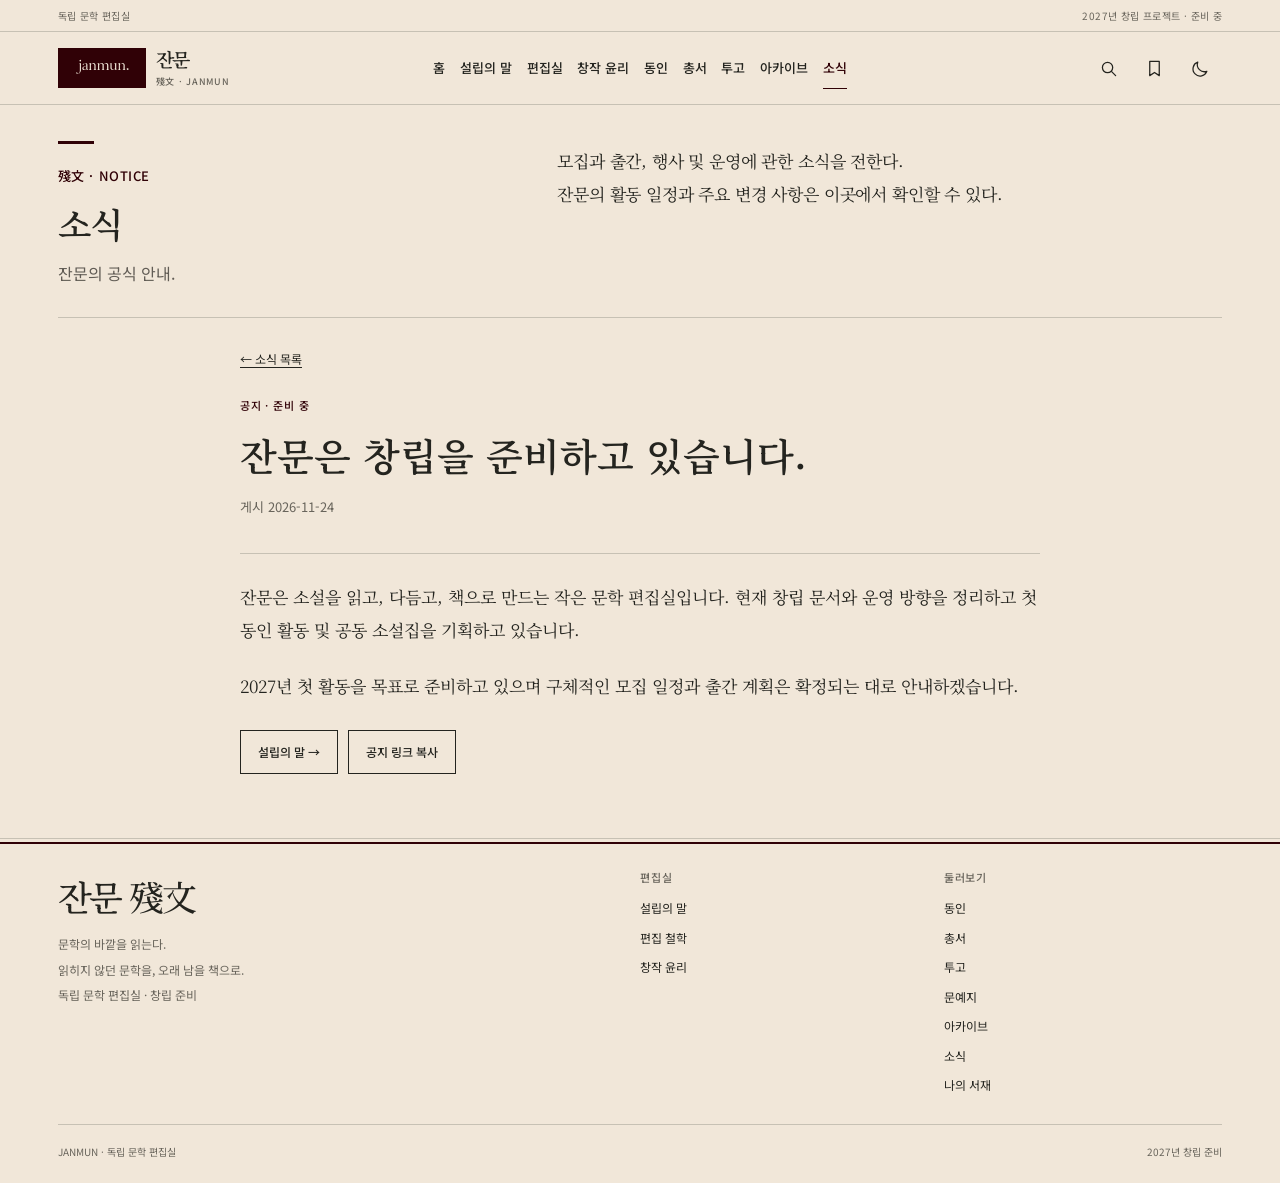
<file: news/founding/index.html>
<!doctype html>
<html lang="ko" data-theme="light" data-site-root="../../" data-start-route="news/founding">
  <head>
    <meta charset="utf-8">
    <meta name="viewport" content="width=device-width,initial-scale=1,viewport-fit=cover">
    <meta name="theme-color" content="#f1e7d9">
    <link rel="icon" type="image/svg+xml" href="../../assets/janmun-mark.svg">
    <link rel="stylesheet" href="../../css/style.css?v=1.0.2">
    <script src="../../js/news-data.js?v=0.9.9" defer></script>
    <script src="../../js/main.js?v=1.1.1" defer></script>
    <!-- JANMUN SEO BEGIN -->
    <title>잔문은 창립을 준비하고 있습니다. | 잔문 殘文</title>
    <meta name="description" content="잔문은 소설을 읽고, 다듬고, 책으로 만드는 작은 문학 편집실입니다. 현재 창립 문서와 운영 방향을 정리하고 첫 동인 활동 및 공동 소설집을 기획하고 있습니다.">
    <link rel="canonical" href="https://janmun-editorial.github.io/news/founding/">
    <meta name="robots" content="index, follow">
    <meta property="og:type" content="article">
    <meta property="og:site_name" content="잔문 殘文">
    <meta property="og:locale" content="ko_KR">
    <meta property="og:title" content="잔문은 창립을 준비하고 있습니다. | 잔문 殘文">
    <meta property="og:description" content="잔문은 소설을 읽고, 다듬고, 책으로 만드는 작은 문학 편집실입니다. 현재 창립 문서와 운영 방향을 정리하고 첫 동인 활동 및 공동 소설집을 기획하고 있습니다.">
    <meta property="og:url" content="https://janmun-editorial.github.io/news/founding/">
    <meta property="og:image" content="https://janmun-editorial.github.io/assets/share.png">
    <meta property="og:image:width" content="1200">
    <meta property="og:image:height" content="630">
    <meta property="og:image:alt" content="잔문 편집실 로고">
    <meta name="twitter:card" content="summary_large_image">
    <meta name="twitter:title" content="잔문은 창립을 준비하고 있습니다. | 잔문 殘文">
    <meta name="twitter:description" content="잔문은 소설을 읽고, 다듬고, 책으로 만드는 작은 문학 편집실입니다. 현재 창립 문서와 운영 방향을 정리하고 첫 동인 활동 및 공동 소설집을 기획하고 있습니다.">
    <meta name="twitter:image" content="https://janmun-editorial.github.io/assets/share.png">
    <meta property="article:published_time" content="2026-11-24">
    <script type="application/ld+json">{"@context":"https://schema.org","@type":"WebPage","name":"잔문은 창립을 준비하고 있습니다. | 잔문 殘文","description":"잔문은 소설을 읽고, 다듬고, 책으로 만드는 작은 문학 편집실입니다. 현재 창립 문서와 운영 방향을 정리하고 첫 동인 활동 및 공동 소설집을 기획하고 있습니다.","url":"https://janmun-editorial.github.io/news/founding/","inLanguage":"ko","isPartOf":{"@id":"https://janmun-editorial.github.io/#website"}}</script>
    <!-- JANMUN SEO END -->
  </head>
  <body>
    <a class="skip" href="#main">본문 바로가기</a>
    <div class="progress" aria-hidden="true">
    </div>
    <div class="utility">
      <div class="shell">
        <span>독립 문학 편집실</span><span>2027년 창립 프로젝트 · 준비 중</span>
      </div>
    </div>
    <header class="mast">
      <div class="shell mast-in">
        <a class="brand" href="../../" data-route-link="home" aria-label="잔문 홈"><img class="brand-mark" src="../../assets/janmun-mark.svg" alt="" width="43" height="43"><span class="brand-text">잔문<small>殘文 · JANMUN</small></span></a>
        <nav class="nav" id="navigation" aria-label="주 메뉴">
          <a href="../../" data-route-link="home">홈</a>
          <a href="../../about/" data-route-link="about">설립의 말</a>
          <a href="../../editorial/" data-route-link="editorial">편집실</a>
          <a href="../../ethics/" data-route-link="ethics">창작 윤리</a>
          <a href="../../members/" data-route-link="members">동인</a>
          <a href="../../books/" data-route-link="books">총서</a>
          <a href="../../submission/" data-route-link="submission">투고</a>
          <a href="../../archive/" data-route-link="archive">아카이브</a>
          <a href="../../news/" data-route-link="news">소식</a>
        </nav>
        <div class="tools">
          <button class="iconbtn" id="search-open" aria-label="글 검색" title="글 검색"><svg viewBox="0 0 24 24"><circle cx="10.8" cy="10.8" r="6.5"/><path d="m16 16 5 5"/></svg></button>
          <a class="iconbtn" href="../../saved/" data-route-link="saved" aria-label="나의 서재" title="나의 서재"><svg viewBox="0 0 24 24"><path d="M6 3h12v18l-6-4-6 4z"/></svg></a>
          <button class="iconbtn" id="theme" aria-label="화면 테마 전환" aria-pressed="false" title="어두운 화면"><svg viewBox="0 0 24 24"><path d="M20 15.5A9 9 0 0 1 8.5 4 9 9 0 1 0 20 15.5Z"/></svg></button>
          <button class="iconbtn mobile" id="mobile" aria-label="메뉴 열기" aria-controls="navigation" aria-expanded="false"><svg viewBox="0 0 24 24"><path d="M3 6h18M3 12h18M3 18h18"/></svg></button>
        </div>
      </div>
    </header>
    <main id="main" tabindex="-1">
      <!-- Home: editorial masthead, lead essay and contents -->
      <template data-janmun-view="home">
      <section class="view shell" id="page-home" hidden>
        <div class="edition-line">
          <span>독립 문학 편집실</span>
          <span class="edition-center">문학의 바깥을 읽는다.</span>
          <span>창립 준비 · 2027</span>
        </div>
        <div class="front-masthead">
          <h1 class="front-title">잔문<span>殘文</span></h1>
          <div class="front-imprint">
            <span>JANMUN</span>
            <span>독립 문학 편집실</span>
          </div>
        </div>

        <section class="front-feature" aria-labelledby="lead-title">
          <figure class="front-art">
            <div class="founding-plate" role="group" aria-label="잔문의 창립 표제">
              <div class="founding-plate-header">
                <span>殘文</span><span>창립 문서 01</span>
              </div>
              <div class="founding-plate-body">
                <div class="founding-characters" aria-label="미독">
                  <span aria-hidden="true">未</span><span aria-hidden="true">讀</span>
                </div>
                <p class="founding-note"><span>아직</span><span>읽히지</span><span>않은 글.</span></p>
              </div>
              <div class="founding-plate-footer">
                <p>그렇게 만든 책이 누군가의 책장에 오래 남아 있기를 바란다.</p>
                <span class="founding-seal" aria-hidden="true">殘</span>
              </div>
            </div>
            <figcaption><span>미독 未讀</span><span>잔문 편집 그래픽 01</span></figcaption>
          </figure>
          <div class="front-copy">
            <div class="front-kicker"><span>창립 문서</span><span>01 / 04</span></div>
            <h2 id="lead-title">읽히지 않던 문학을, 오래 남을 책으로.</h2>
            <p>잔문은 소설을 읽고, 다듬고, 책으로 만드는 작은 문학 편집실이다.</p>
            <div class="front-actions">
              <a class="primary" href="../../about/" data-route-link="about">설립의 말 읽기 <span aria-hidden="true">↗</span></a>
              <a class="textlink" href="../../archive/?category=journal" data-route-link="journal">문예지 둘러보기 →</a>
            </div>
          </div>
        </section>

        <div class="home-notice"><span class="eyebrow">편집실 소식</span><a href="../../news/founding/" data-route-link="news/founding">잔문은 창립을 준비하고 있다. <span aria-hidden="true">→</span></a></div>
        <div class="resume" id="resume" hidden>
          <div><span class="eyebrow">마지막으로 읽은 글</span><a id="resume-link" href="../../archive/" data-route-link="archive"></a></div>
          <button id="resume-clear" type="button">기록 지우기</button>
        </div>

        <div class="front-index">
          <section class="front-contents" aria-labelledby="contents-title">
            <div class="section-top">
              <div><span class="eyebrow">창립 문서 01—04</span><h2 id="contents-title">잔문의 목차</h2></div>
              <a class="textlink" href="../../archive/" data-route-link="archive">전체 보기 ↗</a>
            </div>
            <div class="entry-grid">
              <a class="entry" href="../../about/" data-route-link="about"><span class="entry-no">01</span><h3>설립의 말</h3><p>문학의 바깥을 읽는 이유<span class="entry-detail" data-entry-meta="about"></span></p><span class="entry-arrow" aria-hidden="true">↗</span></a>
              <a class="entry" href="../../editorial/" data-route-link="editorial"><span class="entry-no">02</span><h3>편집 철학</h3><p>무엇을 남길 것인가.<span class="entry-detail" data-entry-meta="editorial"></span></p><span class="entry-arrow" aria-hidden="true">↗</span></a>
              <a class="entry" href="../../ethics/" data-route-link="ethics"><span class="entry-no">03</span><h3>창작 윤리</h3><p>완벽함이 아니라 정직함.<span class="entry-detail" data-entry-meta="ethics"></span></p><span class="entry-arrow" aria-hidden="true">↗</span></a>
              <a class="entry" href="../../members/" data-route-link="members"><span class="entry-no">04</span><h3>잔문 동인</h3><p>서로의 가장 이른 독자이자, 가장 오래 남는 독자로.<span class="entry-detail" data-entry-meta="members"></span></p><span class="entry-arrow" aria-hidden="true">↗</span></a>
            </div>
          </section>
          <aside class="front-margin">
            <span class="eyebrow">문장 하나</span>
            <blockquote id="front-quote">무엇을 남길 것인가.</blockquote>
            <a id="front-quote-source" href="../../editorial/" data-route-link="editorial">편집 철학</a>
            <button class="quiet-button" type="button" id="next-quote">다른 문장 <span aria-hidden="true">↻</span></button>
          </aside>
        </div>

        <section class="front-projects" aria-labelledby="project-title">
          <div class="section-top">
            <div><span class="eyebrow">2027년 창립 프로젝트</span><h2 id="project-title">만들어 가는 것들</h2></div>
          </div>
          <div class="project-grid">
            <a class="project" href="../../archive/?category=journal" data-route-link="journal"><span class="eyebrow">01 · 문예지</span><h3>아직 읽히지 않은 글.</h3><p>단편과 엽편, 창작의 기록을 발표할 공간.</p><span class="project-link">문예지 ↗</span></a>
            <a class="project" href="../../members/" data-route-link="members"><span class="eyebrow">02 · 동인</span><h3>서로의 첫 독자로.</h3><p>정기 모집으로 함께하는 소규모 온라인 문학 공동체.</p><span class="project-link">동인 소개 ↗</span></a>
            <a class="project" href="../../books/" data-route-link="books"><span class="eyebrow">03 · 총서</span><h3>한 권씩, 오래 남을 문학을.</h3><p>첫 공동 소설집을 준비하고 있다.</p><span class="project-link">총서 보기 ↗</span></a>
          </div>
        </section>
        <div class="front-invitation"><div><span class="eyebrow">창작자에게</span><h2>당신의 글을 기다리는 곳.</h2><p>현재 원고 접수와 동인 모집을 준비하고 있다.</p></div><a href="../../submission/" data-route-link="submission" class="outline">투고 안내 읽기 ↗</a></div>
      </section>
      </template>
      <template data-janmun-view="about">
      <section class="view shell reading" id="page-about" hidden>
        <div class="crumb">
          <a href="../../" data-route-link="home">잔문</a> / <a href="../../archive/" data-route-link="archive">아카이브</a> / 설립의 말
        </div>
        <div class="reader-grid">
          <article class="editorial-spread">
            <header class="article-head editorial-heading">
              <p class="eyebrow">잔문 · 창립 문서 01</p>
              <h1>설립의 말</h1>
              <p>문학의 바깥을 읽는 이유</p>
              <div class="reading-meta">
                <span data-reading-time="about"></span><span data-reading-status="about"></span>
              </div>
            </header>
            <div class="prose editorial-copy">
              <p>잔문은 소설을 읽고, 다듬고, 책으로 만드는 작은 문학 편집실이다.</p>
              <p>우리는 작가가 어떤 이력을 가졌는지보다 어떤 글을 쓰는지에 관심이 있다. 인공지능을 활용한 글도, 혼자 힘으로 완성한 글도 그 자체로 읽고자 한다. 창작의 방식은 저마다 다를 수 있지만, 자신의 글을 대하는 태도만큼은 중요하게 생각한다.</p>
              <p>완성된 원고뿐 아니라 아직 고쳐 쓸 여지가 있는 글에도 관심을 기울인다. 작가가 쓰고 싶었던 이야기를 함께 고민하고, 그 사람의 문장을 잃지 않는 방향으로 작품을 다듬고 싶다.</p>
              <p>많은 책을 만드는 것보다 한 권의 책을 제대로 만드는 일에 마음을 둔다.</p>
              <p>그렇게 만든 책이 누군가의 책장에 오래 남아 있기를 바란다.</p>
              <p><strong>문학의 바깥을 읽는다.</strong></p>
              <p>잔문 殘文</p>
            </div>
            <div class="annotation-area">
              <div class="annotation-head"><h2>읽고 남기기</h2><span class="muted">나만의 비공개 기록</span></div>
              <p class="muted">본문의 문장을 선택하거나 아래 버튼으로 문단을 골라 저장하세요.</p>
              <div class="actions"><button class="outline" type="button" data-collect="about">문장 수집</button><button class="outline" type="button" data-note-open="about">독서 메모 쓰기</button><a class="textlink" href="../../saved/" data-route-link="saved">나의 서재 ↗</a></div>
              <div class="note-editor" data-note-editor="about" hidden><label>이 글에 대한 메모<textarea rows="4" maxlength="3000" data-note-text="about" placeholder="읽으며 남은 생각을 적어 보세요."></textarea></label><div class="actions"><button class="primary" type="button" data-note-save="about">메모 저장</button><button class="outline" type="button" data-note-close="about">닫기</button></div></div>
            </div>
            <div class="reader-end-controls">
              <button class="outline" type="button" data-read="about" aria-pressed="false">읽음 표시</button><button class="outline" type="button" data-print>인쇄 / PDF 저장</button>
            </div>
            <div class="next-reading">
              <a href="../../" data-route-link="home"><small>← 처음으로</small>잔문</a><a href="../../editorial/" data-route-link="editorial"><small>다음 글 →</small>편집 철학</a>
            </div>
            <div class="article-end">
              <span>殘</span><a href="../../archive/" data-route-link="archive">모든 글 보기 ↗</a>
            </div>
          </article>
        </div>
      </section>
      </template>
      <template data-janmun-view="editorial">
      <section class="view shell reading" id="page-editorial" hidden>
        <div class="crumb">
          <a href="../../" data-route-link="home">잔문</a> / <a href="../../archive/" data-route-link="archive">아카이브</a> / 편집 철학
        </div>
        <div class="reader-grid">
          <article class="editorial-spread">
            <header class="article-head editorial-heading">
              <p class="eyebrow">잔문 · 창립 문서 02</p>
              <h1>편집 철학</h1>
              <p>무엇을 남길 것인가.</p>
              <div class="reading-meta">
                <span data-reading-time="editorial"></span><span data-reading-status="editorial"></span>
              </div>
            </header>
            <div class="prose editorial-copy">
              <p>잔문은 익숙한 것을 낯설게 바라보는 소설에 관심이 있다.</p>
              <p>특별한 사건이 있어야 좋은 이야기가 되는 것은 아니다. 오래 함께 살아온 사람을 문득 이해할 수 없게 되는 순간이나, 무심코 지나친 일에서 이전과 다른 의미를 발견하는 일도 충분히 소설이 될 수 있다.</p>
              <p>우리는 작품이 다루는 소재보다 그것을 바라보는 작가의 시선을 중요하게 생각한다.</p>
              <p>원고를 살필 때에는 문장의 정확성, 인물의 개연성, 이야기의 구조를 함께 검토한다. 다만 모든 문장이 매끄러워야 한다고 생각하지는 않는다. 작품의 결함과 작가의 개성을 구분하는 것 역시 편집의 몫이기 때문이다.</p>
              <p>고쳐야 할 문장과 고치지 말아야 할 문장 사이에서 충분히 고민한다.</p>
              <p>잔문이라는 이름에는 그러한 뜻도 담겨 있다.</p>
              <p>무엇을 남길 것인가.</p>
              <p>우리가 원고를 읽으며 가장 오래 생각하는 질문이다.</p>
            </div>
            <div class="annotation-area">
              <div class="annotation-head"><h2>읽고 남기기</h2><span class="muted">나만의 비공개 기록</span></div>
              <p class="muted">본문의 문장을 선택하거나 아래 버튼으로 문단을 골라 저장하세요.</p>
              <div class="actions"><button class="outline" type="button" data-collect="editorial">문장 수집</button><button class="outline" type="button" data-note-open="editorial">독서 메모 쓰기</button><a class="textlink" href="../../saved/" data-route-link="saved">나의 서재 ↗</a></div>
              <div class="note-editor" data-note-editor="editorial" hidden><label>이 글에 대한 메모<textarea rows="4" maxlength="3000" data-note-text="editorial" placeholder="읽으며 남은 생각을 적어 보세요."></textarea></label><div class="actions"><button class="primary" type="button" data-note-save="editorial">메모 저장</button><button class="outline" type="button" data-note-close="editorial">닫기</button></div></div>
            </div>
            <div class="reader-end-controls">
              <button class="outline" type="button" data-read="editorial" aria-pressed="false">읽음 표시</button><button class="outline" type="button" data-print>인쇄 / PDF 저장</button>
            </div>
            <div class="next-reading">
              <a href="../../about/" data-route-link="about"><small>← 이전 글</small>설립의 말</a><a href="../../ethics/" data-route-link="ethics"><small>다음 글 →</small>창작 윤리</a>
            </div>
            <div class="article-end">
              <span>殘</span><a href="../../archive/" data-route-link="archive">모든 글 보기 ↗</a>
            </div>
          </article>
        </div>
      </section>
      </template>
      <template data-janmun-view="ethics">
      <section class="view shell reading" id="page-ethics" hidden>
        <div class="crumb">
          <a href="../../" data-route-link="home">잔문</a> / <a href="../../archive/" data-route-link="archive">아카이브</a> / 창작 윤리
        </div>
        <div class="reader-grid">
          <article class="editorial-spread">
            <header class="article-head editorial-heading">
              <p class="eyebrow">잔문 · 창립 문서 03</p>
              <h1>창작 윤리</h1>
              <p>완벽함이 아니라 정직함.</p>
              <div class="reading-meta">
                <span data-reading-time="ethics"></span><span data-reading-status="ethics"></span>
              </div>
            </header>
            <div class="prose editorial-copy">
              <p>창작의 방식은 저마다 다르지만, 작품에 대한 책임까지 달라지는 것은 아니다.</p>
              <p>잔문은 인공지능의 활용을 창작의 결격 사유로 삼지 않는다. 다만 사용한 도구와 그 개입 범위를 사실대로 밝히고, 타인의 저작물과 권리를 존중하는 것을 기본으로 삼는다.</p>
              <p>우리는 모든 문장을 직접 작성했다는 사실만으로 창작의 주체성이 증명된다고 생각하지 않는다. 무엇을 받아들이고 무엇을 거절했는지, 어떤 판단을 거쳐 작품을 완성했는지 역시 창작의 일부다.</p>
              <p>그러나 도구의 도움을 받았다는 사실이 작품의 결함이나 윤리적 문제에 대한 면책 사유가 될 수는 없다. 최종 원고에 대한 판단과 책임은 창작자에게 있다.</p>
              <p>창작의 과정을 숨기지 않는다.<br>타인의 것을 자신의 것으로 내놓지 않는다.<br>자신이 완성한 작품에 책임을 진다.</p>
              <p>잔문이 창작자에게 바라는 것은 완벽함이 아니라 정직함이다.</p>
            </div>
            <div class="annotation-area">
              <div class="annotation-head"><h2>읽고 남기기</h2><span class="muted">나만의 비공개 기록</span></div>
              <p class="muted">본문의 문장을 선택하거나 아래 버튼으로 문단을 골라 저장하세요.</p>
              <div class="actions"><button class="outline" type="button" data-collect="ethics">문장 수집</button><button class="outline" type="button" data-note-open="ethics">독서 메모 쓰기</button><a class="textlink" href="../../saved/" data-route-link="saved">나의 서재 ↗</a></div>
              <div class="note-editor" data-note-editor="ethics" hidden><label>이 글에 대한 메모<textarea rows="4" maxlength="3000" data-note-text="ethics" placeholder="읽으며 남은 생각을 적어 보세요."></textarea></label><div class="actions"><button class="primary" type="button" data-note-save="ethics">메모 저장</button><button class="outline" type="button" data-note-close="ethics">닫기</button></div></div>
            </div>
            <div class="reader-end-controls">
              <button class="outline" type="button" data-read="ethics" aria-pressed="false">읽음 표시</button><button class="outline" type="button" data-print>인쇄 / PDF 저장</button>
            </div>
            <div class="next-reading">
              <a href="../../editorial/" data-route-link="editorial"><small>← 이전 글</small>편집 철학</a><a href="../../members/" data-route-link="members"><small>다음 글 →</small>잔문 동인</a>
            </div>
            <div class="article-end">
              <span>殘</span><a href="../../archive/" data-route-link="archive">모든 글 보기 ↗</a>
            </div>
          </article>
        </div>
      </section>
      </template>
      <template data-janmun-view="members">
      <section class="view shell reading" id="page-members" hidden>
        <div class="crumb">
          <a href="../../" data-route-link="home">잔문</a> / <a href="../../archive/" data-route-link="archive">아카이브</a> / 잔문 동인
        </div>
        <div class="reader-grid">
          <article class="editorial-spread">
            <header class="article-head editorial-heading">
              <p class="eyebrow">잔문 · 창립 문서 04</p>
              <h1>잔문 동인</h1>
              <p>서로의 가장 이른 독자이자, 가장 오래 남는 독자로.</p>
              <div class="reading-meta">
                <span data-reading-time="members"></span><span data-reading-status="members"></span>
              </div>
            </header>
            <div class="prose editorial-copy">
              <p>잔문 동인은 각자의 작품을 쓰고 서로의 문학을 읽는 창작 공동체다.</p>
              <p>정기 모집을 통해 소규모로 구성하며, 온라인을 중심으로 활동한다. 서로의 원고에 충분한 시간을 들이고 지속적인 대화를 나눌 수 있는 규모를 지향한다.</p>
              <p>주요 활동은 원고 합평과 작품 연구, 문학에 관한 토론이다. 완성된 작품은 물론 아직 방향을 찾지 못한 원고도 함께 살핀다. 그 과정에서 발전한 작품을 문예지와 공동 소설집으로 선보이고자 한다.</p>
              <p>서로의 문학적 취향이 같을 필요는 없다. 같은 작품을 읽고 다른 이야기를 나눌 수 있다는 것 역시 함께 읽는 이유 중 하나다.</p>
              <p>합평에서는 막연한 칭찬보다 구체적인 감상을 나눈다. 타인의 문장을 자신의 취향에 맞추기보다 그 문장이 가진 가능성을 살핀다.</p>
              <p>등단이나 출간 경력은 참여의 조건이 아니다. 꾸준히 쓰고 읽으며, 자신의 작품만큼 타인의 작품에도 시간을 내어 줄 수 있는 사람과 함께하고 싶다.</p>
              <p>서로의 가장 이른 독자이자, 가장 오래 남는 독자로.</p>
              <p>잔문 殘文</p>
            </div>
            <div class="annotation-area">
              <div class="annotation-head"><h2>읽고 남기기</h2><span class="muted">나만의 비공개 기록</span></div>
              <p class="muted">본문의 문장을 선택하거나 아래 버튼으로 문단을 골라 저장하세요.</p>
              <div class="actions"><button class="outline" type="button" data-collect="members">문장 수집</button><button class="outline" type="button" data-note-open="members">독서 메모 쓰기</button><a class="textlink" href="../../saved/" data-route-link="saved">나의 서재 ↗</a></div>
              <div class="note-editor" data-note-editor="members" hidden><label>이 글에 대한 메모<textarea rows="4" maxlength="3000" data-note-text="members" placeholder="읽으며 남은 생각을 적어 보세요."></textarea></label><div class="actions"><button class="primary" type="button" data-note-save="members">메모 저장</button><button class="outline" type="button" data-note-close="members">닫기</button></div></div>
            </div>
            <div class="reader-end-controls">
              <button class="outline" type="button" data-read="members" aria-pressed="false">읽음 표시</button><button class="outline" type="button" data-print>인쇄 / PDF 저장</button>
            </div>
            <div class="next-reading">
              <a href="../../ethics/" data-route-link="ethics"><small>← 이전 글</small>창작 윤리</a><a href="../../books/" data-route-link="books"><small>다음으로 →</small>잔문 총서</a>
            </div>
            <div class="article-end">
              <span>殘</span><a href="../../archive/" data-route-link="archive">모든 글 보기 ↗</a>
            </div>
          </article>
        </div>
      </section>
      </template>
      <template data-janmun-view="archive">
      <section class="view shell" id="page-archive" hidden>
        <div class="archive-intro editorial-spread">
          <header class="archive-heading editorial-heading">
            <span class="archive-rule" aria-hidden="true"></span>
            <span class="eyebrow">殘文 · 文學記錄</span>
            <h1>아카이브</h1>
            <p>문학이 만들어지고 남겨진 자리.</p>
          </header>
          <div class="archive-intro-copy editorial-copy">
            <p>잔문의 창립 문서부터 작가의 작품, 편집 과정과 문학에 관한 대화까지. 한 편의 글이 완성되기까지의 시간과 그 이후에 남겨진 기록을 모은다.</p>
            <p>잔문이 지나온 시간은 이곳에 쌓인다.</p>
          </div>
        </div>
        <div class="page-body archive-body">
          <div class="archive-controls">
            <div class="archive-categories" role="group" aria-label="기록 분류">
              <button type="button" data-archive-category="all" aria-pressed="true">전체<span data-archive-category-count="all"></span></button>
              <button type="button" data-archive-category="founding" aria-pressed="false">창립 문서<span data-archive-category-count="founding"></span></button>
              <button type="button" data-archive-category="journal" aria-pressed="false">문예지<span data-archive-category-count="journal"></span></button>
              <button type="button" data-archive-category="author" aria-pressed="false">작가 기록<span data-archive-category-count="author"></span></button>
              <button type="button" data-archive-category="editing" aria-pressed="false">편집 기록<span data-archive-category-count="editing"></span></button>
              <button type="button" data-archive-category="criticism" aria-pressed="false">문학 비평<span data-archive-category-count="criticism"></span></button>
              <button type="button" data-archive-category="publication" aria-pressed="false">출간 기록<span data-archive-category-count="publication"></span></button>
              <button type="button" data-archive-category="community" aria-pressed="false">공동체 기록<span data-archive-category-count="community"></span></button>
            </div>
            <div class="searchbar archive-search">
              <input type="search" id="archive-query" placeholder="제목·본문·작가 검색" aria-label="아카이브 검색">
              <select id="archive-filter" aria-label="독서 상태"><option value="all">모든 글</option><option value="saved">저장한 글만</option><option value="unread">읽지 않은 글</option><option value="read">읽은 글</option></select>
              <select id="archive-author" aria-label="작가"><option value="all">모든 작가</option></select>
              <select id="archive-year" aria-label="등록 연도"><option value="all">모든 등록 연도</option></select>
              <select id="archive-sort" aria-label="기록 정렬"><option value="number">기록 번호순</option><option value="newest">최근 등록순</option><option value="oldest">오래된 등록순</option></select>
            </div>
          </div>
          <div class="archive-results-head"><div class="archive-count" id="archive-count" aria-live="polite"></div><a class="textlink" href="../../saved/" data-route-link="saved">나의 서재 ↗</a></div>
          <div id="archive-list" class="archive-list"><!-- STATIC archive-list BEGIN --><div class="archive-row"><span class="eyebrow">01</span><a href="../../about/" data-route-link="about"><span class="archive-record-meta">창립 문서 · 잔문 · 등록 2026-11-24</span><h3>설립의 말</h3><p>문학의 바깥을 읽는 이유</p></a></div><div class="archive-row"><span class="eyebrow">02</span><a href="../../editorial/" data-route-link="editorial"><span class="archive-record-meta">창립 문서 · 잔문 · 등록 2026-11-24</span><h3>편집 철학</h3><p>무엇을 남길 것인가.</p></a></div><div class="archive-row"><span class="eyebrow">03</span><a href="../../ethics/" data-route-link="ethics"><span class="archive-record-meta">창립 문서 · 잔문 · 등록 2026-11-24</span><h3>창작 윤리</h3><p>완벽함이 아니라 정직함.</p></a></div><div class="archive-row"><span class="eyebrow">04</span><a href="../../members/" data-route-link="members"><span class="archive-record-meta">창립 문서 · 잔문 · 등록 2026-11-24</span><h3>잔문 동인</h3><p>서로의 가장 이른 독자이자, 가장 오래 남는 독자로.</p></a></div><!-- STATIC archive-list END --></div>
          <div class="archive-empty-actions" id="archive-empty-actions" hidden><a class="outline" href="../../submission/" data-route-link="submission">투고 안내 →</a></div>
          <p class="archive-footnote">기록의 등록일은 아카이브에 수록한 날짜이며, 최초 집필일이나 발표일과 다를 수 있다. 작가의 미공개 원고와 합평·편집 기록은 동의를 얻은 경우에만 공개한다.</p>
        </div>
      </section>
      </template>
      <template data-janmun-view="saved">
      <section class="view shell" id="page-saved" hidden>
        <div class="editorial-spread library-intro">
          <header class="editorial-heading">
            <span class="editorial-rule" aria-hidden="true"></span>
            <span class="eyebrow">나의 독서 기록</span>
            <h1>나의 서재</h1>
          </header>
          <div class="editorial-copy"><p>읽고, 남기고, 다시 펼쳐 보는 곳. 기록은 이 브라우저에만 저장됩니다.</p></div>
        </div>
        <div class="page-body">
          <div class="library-summary" aria-label="서재 현황">
            <div><strong id="save-count">0</strong><span>저장한 글</span></div>
            <div><strong id="finished-count">0</strong><span>읽은 글</span></div>
            <div><strong id="quote-count">0</strong><span>수집한 문장</span></div>
            <div><strong id="note-count">0</strong><span>독서 메모</span></div>
          </div>
          <div class="library-tabs" role="group" aria-label="서재 분류">
            <button type="button" data-library-tab="saved" aria-pressed="true">보관함</button>
            <button type="button" data-library-tab="quotes" aria-pressed="false">문장 수집</button>
            <button type="button" data-library-tab="notes" aria-pressed="false">독서 메모</button>
            <button type="button" data-library-tab="history" aria-pressed="false">읽은 기록</button>
          </div>
          <div id="library-saved" class="library-panel"><div class="archive-list" id="saved-list"></div><p><a class="outline" href="../../archive/" data-route-link="archive">다른 글 찾기 →</a></p></div>
          <div id="library-quotes" class="library-panel" hidden><div id="quote-list" class="archive-list"></div></div>
          <div id="library-notes" class="library-panel" hidden><div id="note-list" class="archive-list"></div></div>
          <div id="library-history" class="library-panel" hidden><div id="history-list" class="archive-list"></div></div>
          <div class="library-export"><p class="muted">기기를 바꾸거나 브라우저 데이터를 삭제하기 전에 기록을 파일로 보관하세요.</p><button type="button" class="outline" id="library-export">서재 기록 내려받기 ↓</button></div>
        </div>
      </section>
      </template>
      <template data-janmun-view="books">
      <section class="view shell" id="page-books" hidden>
        <div class="series-intro editorial-spread">
          <header class="series-heading editorial-heading">
            <span class="series-rule" aria-hidden="true"></span>
            <span class="eyebrow">출간 준비</span>
            <h1>잔문 총서</h1>
            <p>한 권씩, 오래 남을 문학을.</p>
          </header>
          <div class="prose series-copy editorial-copy">
            <p>잔문 총서는 서로 다른 작가의 문학을 한 권씩 엮어 가는 출간 프로젝트다.</p>
            <p>단편소설집과 공동 소설집을 중심으로 시작하되, 작품에 따라 책의 형태와 구성을 달리하고자 한다. 한 권의 책이 가진 고유한 성격을 존중하며, 정해진 형식에 작품을 맞추지 않는다.</p>
            <p>원고의 선정부터 편집, 표지와 지면의 구성까지 작품을 읽는 경험의 일부라고 생각한다. 내용과 형식이 서로 어긋나지 않는 책을 만들고 싶다.</p>
            <p>출간의 수나 속도에 얽매이지 않는다. 각자의 작품에 필요한 시간을 들이고, 충분한 편집을 거쳐 독자에게 건넨다.</p>
            <p>잔문의 책이 책장에 꽂힌 뒤에도 몇 번쯤 다시 펼쳐지는 책이기를 바란다.</p>
            <p>한 권씩, 오래 남을 문학을.</p>
            <p>잔문 殘文</p>
          </div>
        </div>
        <div class="section-top"><h2>첫 출간 프로젝트</h2><span class="muted">기획 단계</span></div>
        <div class="page-body book-layout">
          <div class="book-cover" aria-label="첫 공동 소설집 표지 콘셉트, 제목 미정">
            <span>殘文 · 공동선 001 / 기획 시안</span><strong>잔문 공동선</strong><span>첫 번째 소설집 · 제목 미정</span>
          </div>
          <div class="book-info">
            <span class="status">출간 기획 중</span>
            <h2>첫 번째 공동 소설집</h2>
            <p>서로 다른 작가의 엽편과 단편을 한 권으로 엮는 첫 번째 프로젝트다. 작품의 완성도를 중심으로 원고를 선정하며, 제목과 수록작은 아직 확정되지 않았다.</p>
            <dl class="facts">
              <dt>출간 목표</dt><dd>2027년 하반기 (안)</dd>
              <dt>구성</dt><dd>엽편·단편소설</dd>
              <dt>출간 형태</dt><dd>종이책 중심 · 전자책 병행 계획</dd>
              <dt>작가</dt><dd>모집 전</dd>
              <dt>판매</dt><dd>미정 · 예약 접수 없음</dd>
            </dl>
            <a class="outline" href="../../members/" data-route-link="members">잔문 동인에 관하여 →</a>
          </div>
        </div>
        <div class="section-top"><h2>총서의 구성</h2><span class="muted">기획 분류</span></div>
        <div class="page-body">
          <p>공동선과 소설선을 중심으로 시작하고, 작품과 운영 여건에 따라 다른 시리즈를 확장할 계획이다.</p>
          <dl class="facts">
            <dt>잔문 소설선</dt><dd>개인 단편·중편 소설집</dd>
            <dt>잔문 공동선</dt><dd>여러 작가의 공동 소설집</dd>
            <dt>잔문 엽편선</dt><dd>짧은 소설을 엮은 작품집</dd>
            <dt>잔문 문고</dt><dd>작은 판형의 문학 시리즈</dd>
            <dt>잔문 특별판</dt><dd>작품의 특성에 따른 별도 기획</dd>
          </dl>
          <p class="muted">현재 출간된 도서는 없으며, 세부 출간 일정은 확정 후 소식에서 안내한다.</p>
          <a class="outline" href="../../news/" data-route-link="news">잔문 소식 →</a>
        </div>
      </section>
      </template>
      <template data-janmun-view="submission">
      <section class="view shell" id="page-submission" hidden>
        <div class="editorial-spread submission-intro">
          <header class="editorial-heading">
            <span class="editorial-rule" aria-hidden="true"></span>
            <span class="eyebrow">접수 준비</span>
            <h1>투고</h1>
            <p>창작의 방식을 숨기지 않고도 작품을 건넬 수 있는 곳.</p>
          </header>
          <div class="editorial-copy">
            <span class="status">현재 모집 및 원고 접수 준비 중</span>
            <p class="recruit-note">동인 및 작가 모집 일정, 원고 제출 방법, 세부 심사 기준은 확정 후 이 페이지에서 공개합니다.</p>
          </div>
        </div>
        <div class="submission-faq-layout">
          <div class="faq-nav">
            <span class="eyebrow">투고 안내 · Q&amp;A</span>
            <h2>투고에 관하여</h2>
            <p>투고 전에 궁금한 사항을 확인하세요. 세부 접수 기준은 모집 공고에서 확정합니다.</p>
            <div class="faq-filters" role="group" aria-label="질문 분류">
              <button type="button" data-faq-filter="all" aria-pressed="true">전체</button>
              <button type="button" data-faq-filter="eligibility" aria-pressed="false">투고 자격</button>
              <button type="button" data-faq-filter="ai" aria-pressed="false">AI 활용</button>
              <button type="button" data-faq-filter="review" aria-pressed="false">심사 및 편집</button>
              <button type="button" data-faq-filter="rights" aria-pressed="false">비용 및 권리</button>
              <button type="button" data-faq-filter="apply" aria-pressed="false">접수 안내</button>
            </div>
            <p><a class="textlink" href="../../ethics/" data-route-link="ethics">창작 윤리 전문 읽기 ↗</a></p>
          </div>
          <div class="faq" id="submission-faq">
            <section class="faq-group" data-faq-group="eligibility" aria-label="투고 자격">
              <h3>투고 자격</h3>
              <details>
                <summary>누구나 투고할 수 있나요?</summary>
                <div class="faq-answer"><p>등단 여부나 출간 경력에 관계없이 투고할 수 있습니다. 처음 소설을 쓰는 분부터 꾸준히 작품 활동을 이어 온 분까지, 창작자의 이력보다 제출한 작품 자체를 중심으로 검토합니다.</p><p>잔문 동인에 소속되어 있지 않아도 투고할 수 있습니다.</p></div>
              </details>
              <details>
                <summary>어떤 작품을 투고할 수 있나요?</summary>
                <div class="faq-answer"><p>엽편소설과 단편소설을 중심으로 원고를 검토할 예정입니다. 특정한 분위기나 주제를 잔문의 취향에 맞추어 작성할 필요는 없습니다.</p><p>중편 및 장편소설의 접수 여부, 분량과 제출 형식은 모집 공고에서 안내합니다.</p></div>
              </details>
              <details>
                <summary>아직 완성하지 못한 원고도 제출할 수 있나요?</summary>
                <div class="faq-answer"><p>정식 출간 투고는 완결된 원고를 원칙으로 준비하고 있습니다. 완결된 원고라도 수정과 발전 가능성을 함께 검토합니다.</p><p>집필 중인 작품에 대한 지속적인 합평을 원하신다면 잔문 동인 활동을 권장합니다.</p></div>
              </details>
              <details>
                <summary>이미 다른 플랫폼에 공개한 작품도 제출할 수 있나요?</summary>
                <div class="faq-answer"><p>개인 블로그나 브런치 등에서 공개한 작품도 기존 계약 및 권리 관계에 문제가 없다면 검토할 수 있는 방향으로 준비하고 있습니다.</p><p>이전에 공개하거나 출간한 이력은 투고 시 밝혀 주시기 바랍니다. 기발표작의 구체적인 접수 기준은 모집 공고에서 확정합니다.</p></div>
              </details>
            </section>
            <section class="faq-group" data-faq-group="ai" aria-label="AI 활용">
              <h3>AI 활용</h3>
              <details>
                <summary>인공지능을 활용한 작품도 투고할 수 있나요?</summary>
                <div class="faq-answer"><p>가능합니다. 소재 발굴, 자료 조사, 이야기의 구조 설계, 초고 작성, 문장 수정 등 창작 과정에서 인공지능을 활용한 작품도 검토 대상입니다.</p><p>다만 인공지능의 개입 과정과 범위를 사실대로 밝히고, 타인의 권리를 존중하며 최종 원고에 대한 책임을 져야 합니다. 활용 여부만으로 작품의 문학적 가치를 판단하지 않습니다.</p></div>
              </details>
              <details>
                <summary>인공지능 활용 내역은 어느 정도까지 공개해야 하나요?</summary>
                <div class="faq-answer"><p>사용한 도구, 활용 목적, 개입한 창작 단계, 최종 작품에 반영된 범위를 설명해 주시면 됩니다. 단순 교정인지 문장 생성이나 사건 구성에도 활용했는지 구분해 주시기 바랍니다.</p><p>정확한 활용 비율을 산출하기 어려운 경우 창작 과정에서 이루어진 판단과 수정 내용을 구체적으로 설명해 주시기 바랍니다. 세부 제출 양식은 모집 공고에서 안내합니다.</p></div>
              </details>
              <details>
                <summary>인공지능을 사용하지 않은 작품도 투고할 수 있나요?</summary>
                <div class="faq-answer"><p>물론입니다. 인공지능은 잔문의 창작자에게 요구되는 도구가 아닙니다. 어떠한 도구를 사용했는지보다 작품에 담긴 창작자의 시선과 문학적 완성도를 중요하게 생각합니다.</p></div>
              </details>
            </section>
            <section class="faq-group" data-faq-group="review" aria-label="심사 및 편집">
              <h3>심사 및 편집</h3>
              <details>
                <summary>원고는 어떤 기준으로 심사하나요?</summary>
                <div class="faq-answer"><p>작가의 이력이나 인지도보다 작품의 문학적 요소를 중심으로 검토합니다. 모두 완벽한 작품만을 찾는 것은 아니며, 작품마다 가진 강점과 발전 가능성을 종합적으로 살핍니다.</p><ul><li>작품의 독창성과 고유한 시선</li><li>문장의 완성도와 표현의 적절성</li><li>인물과 사건의 개연성</li><li>이야기의 구조와 완결성</li><li>작품의 정서적·사유적 깊이</li><li>편집을 통한 발전 가능성</li></ul></div>
              </details>
              <details>
                <summary>투고하면 어떤 과정을 거치게 되나요?</summary>
                <div class="faq-answer"><p>기본 제출 요건과 창작 윤리 준수 여부를 확인한 뒤 작품에 대한 편집 검토를 진행할 예정입니다. 추가 검토가 필요하면 창작 과정에 대한 질문이나 수정 제안을 드릴 수 있습니다.</p><p>최종 출간 여부는 작품 검토, 출간 여건 및 창작자와의 협의를 거쳐 결정합니다. 투고나 동인 참여 자체가 출간을 보장하지는 않습니다.</p></div>
              </details>
              <details>
                <summary>편집 과정에서 원고가 크게 변경될 수도 있나요?</summary>
                <div class="faq-answer"><p>문장, 인물, 사건 및 이야기의 구조에 관한 수정 의견을 제안할 수 있습니다. 다만 작가의 고유한 문체와 작품의 의도를 존중하며, 주요 수정 사항은 창작자와 협의하여 결정하는 것을 원칙으로 합니다.</p></div>
              </details>
            </section>
            <section class="faq-group" data-faq-group="rights" aria-label="비용 및 권리">
              <h3>비용 및 권리</h3>
              <details>
                <summary>투고하거나 출간할 때 비용이 발생하나요?</summary>
                <div class="faq-answer"><p>투고와 원고 심사는 무료로 진행합니다.</p><p>출간 계약이 성립된 작품의 편집 및 제작 비용은 잔문이 부담하며, 창작자에게 도서 구매를 출간의 조건으로 요구하지 않습니다.</p></div>
              </details>
              <details>
                <summary>출간 후 인세는 어떻게 지급되나요?</summary>
                <div class="faq-answer"><p>판매 실적에 따라 인세를 지급합니다. 구체적인 인세율과 산정 방식, 정산 주기는 출간 계약 체결 전에 안내하고 협의합니다.</p><p>공동 소설집의 경우 참여 작가 간 인세 배분 기준도 사전에 협의합니다. 인공지능 활용 여부에 따른 인세 차등은 두지 않습니다.</p></div>
              </details>
              <details>
                <summary>투고한 작품의 저작권은 어떻게 되나요?</summary>
                <div class="faq-answer"><p>원고를 투고하는 것만으로 저작권이나 출판권이 잔문에 이전되지 않습니다.</p><p>출간이 결정된 경우 출판에 필요한 이용 범위와 계약 기간 등의 조건을 별도로 협의합니다. 미출간 원고를 창작자의 동의 없이 공개하거나 출간하지 않습니다.</p></div>
              </details>
            </section>
            <section class="faq-group" data-faq-group="apply" aria-label="접수 안내">
              <h3>접수 안내</h3>
              <details>
                <summary>심사 결과는 언제 받을 수 있나요?</summary>
                <div class="faq-answer"><p>원고 검토 기간과 결과 안내 방식은 모집 공고에서 안내할 예정입니다. 선정 여부와 관계없이 결과를 안내하는 것을 운영 방향으로 삼되, 모든 원고에 개별적인 비평이나 합평을 제공하는 것은 아닙니다.</p></div>
              </details>
              <details>
                <summary>현재 원고를 제출할 수 있나요?</summary>
                <div class="faq-answer"><p>현재 잔문은 첫 원고 접수와 동인 모집을 준비하고 있습니다. 모집 일정과 접수 방법, 제출 서류 및 세부 심사 기준은 확정 후 홈페이지를 통해 공개합니다.</p><p>현재 제공되는 투고 준비 노트는 개인적인 원고 준비를 위한 기능이며, 작성 내용이 잔문에 전송되지는 않습니다.</p></div>
              </details>
            </section>
          </div>
        </div>
        <div class="section-top"><h2>심사 및 출간 절차</h2><span class="muted">운영 예정</span></div>
        <ol class="submission-steps">
          <li><span class="eyebrow">01</span><h3>원고 접수</h3><p>원고 및 창작 과정 확인</p></li>
          <li><span class="eyebrow">02</span><h3>기본 요건 검토</h3><p>제출 요건과 창작 윤리 확인</p></li>
          <li><span class="eyebrow">03</span><h3>작품 심사</h3><p>문학적 완성도와 가능성 검토</p></li>
          <li><span class="eyebrow">04</span><h3>편집 협의</h3><p>필요한 수정 방향 논의</p></li>
          <li><span class="eyebrow">05</span><h3>출간 결정 및 계약</h3><p>출간 여건·권리·인세 조건 합의</p></li>
          <li><span class="eyebrow">06</span><h3>제작 및 출간</h3><p>교정·교열·디자인·제작</p></li>
        </ol>
        <div class="section-top"><h2>투고 준비</h2><span class="muted">접수 기능 아님</span></div>
        <div class="page-body submission-grid submission-prep">
          <div class="submission-checklist">
              <h2>투고 전 확인할 사항</h2>
              <p class="muted">준비용 목록입니다. 아직 확정된 모집 요강은 아닙니다.</p>
              <label><input type="checkbox"> 원고 제목과 필명 정리</label>
              <label><input type="checkbox"> 작품 소개 작성</label>
              <label><input type="checkbox"> 창작 및 AI 활용 과정 정리</label>
              <label><input type="checkbox"> 인용 문장과 타인의 권리 확인</label>
              <label><input type="checkbox"> 최종 원고 파일 별도 보관</label>
            </div>
          <form class="draft" id="draft-form">
            <h2>투고 준비 노트</h2>
            <p class="muted">접수용이 아닌 개인 준비 양식입니다. 입력 내용은 서버로 전송되지 않습니다. 원고 전문이나 개인정보는 입력하지 마세요.</p>
            <label>필명<input name="name" placeholder="활동 필명" maxlength="80" required></label>
            <label>작품명<input name="title" maxlength="150" required></label>
            <label>분야<select name="genre"><option>단편소설</option><option>엽편소설</option><option>기타</option></select></label>
            <label>AI 활용 방식<textarea name="ai" maxlength="2000" placeholder="어떤 과정에서 어떻게 활용했는지, 또는 활용하지 않았음을 기록하세요."></textarea></label>
            <label>작품 소개<textarea name="intro" maxlength="2000" placeholder="작품에 관한 간단한 소개"></textarea></label>
            <div class="actions">
              <button class="primary" type="submit">초안 파일 내려받기 ↓</button><button class="outline" type="reset">초기화</button>
            </div>
          </form>
        </div>
      </section>
      </template>
      <section class="view shell" id="page-news">
        <div class="notice-intro editorial-spread">
          <header class="notice-heading editorial-heading"><span class="notice-rule" aria-hidden="true"></span><span class="eyebrow">殘文 · NOTICE</span><h1>소식</h1><p>잔문의 공식 안내.</p></header>
          <div class="notice-intro-copy editorial-copy"><p>모집과 출간, 행사 및 운영에 관한 소식을 전한다.<br>잔문의 활동 일정과 주요 변경 사항은 이곳에서 확인할 수 있다.</p></div>
        </div>
        <div class="page-body notice-board" id="news-board" hidden>
          <div class="notice-categories" role="group" aria-label="소식 분류"><button type="button" data-news-category="all" aria-pressed="true">전체</button><button type="button" data-news-category="notice" aria-pressed="false">공지</button><button type="button" data-news-category="members" aria-pressed="false">동인 모집</button><button type="button" data-news-category="submission" aria-pressed="false">원고 모집</button><button type="button" data-news-category="publication" aria-pressed="false">출간</button><button type="button" data-news-category="events" aria-pressed="false">행사</button><button type="button" data-news-category="operations" aria-pressed="false">운영</button></div>
          <div class="notice-search"><input id="news-query" type="search" placeholder="제목 또는 본문 검색" aria-label="소식 검색"><select id="news-status" aria-label="진행 상태"><option value="all">모든 상태</option><option>안내</option><option>준비 중</option><option>미접수</option><option>기획 중</option><option>모집 중</option><option>모집 마감</option><option>종료</option></select></div>
          <div id="news-pinned" class="notice-pinned"><!-- STATIC news-pinned BEGIN --><div class="notice-pin"><span class="eyebrow">중요 공지</span><a class="notice-pin-title" href="../../news/founding/" data-route-link="news/founding">잔문은 창립을 준비하고 있습니다.</a><p>잔문은 소설을 읽고, 다듬고, 책으로 만드는 작은 문학 편집실입니다. 현재 창립 문서와 운영 방향을 정리하고 첫 동인 활동 및 공동 소설집을 기획하고 있습니다.</p><span class="notice-date">2026-11-24</span></div><!-- STATIC news-pinned END --></div>
          <div class="notice-results"><span id="news-count" aria-live="polite"></span><span>최근 등록순</span></div>
          <div class="notice-table-head" aria-hidden="true"><span>분류</span><span>제목</span><span>상태</span><span>게시일</span></div>
          <div id="news-list" class="notice-list"><!-- STATIC news-list BEGIN --><div class="notice-row"><span class="notice-category">운영</span><a class="notice-row-title" href="../../news/website/" data-route-link="news/website">잔문 홈페이지 안내</a><span class="notice-state">안내</span><time class="notice-date" datetime="2026-11-24">2026-11-24</time></div><div class="notice-row"><span class="notice-category">동인 모집</span><a class="notice-row-title" href="../../news/members-preview/" data-route-link="news/members-preview">잔문 동인 모집 사전 안내</a><span class="notice-state">준비 중</span><time class="notice-date" datetime="2026-11-24">2026-11-24</time></div><div class="notice-row"><span class="notice-category">원고 모집</span><a class="notice-row-title" href="../../news/submission-preview/" data-route-link="news/submission-preview">원고 접수에 관한 사전 안내</a><span class="notice-state">미접수</span><time class="notice-date" datetime="2026-11-24">2026-11-24</time></div><div class="notice-row"><span class="notice-category">출간</span><a class="notice-row-title" href="../../news/first-anthology/" data-route-link="news/first-anthology">첫 공동 소설집 기획 안내</a><span class="notice-state">기획 중</span><time class="notice-date" datetime="2026-11-24">2026-11-24</time></div><!-- STATIC news-list END --></div>
          <div id="news-pagination" class="notice-pagination" aria-label="공지 목록 페이지"></div>
        </div>
        <article id="news-detail" class="page-body notice-detail"><a class="textlink" href="../../news/" data-route-link="news">← 소식 목록</a><header class="notice-detail-head"><span class="eyebrow">공지 · 준비 중</span><h2>잔문은 창립을 준비하고 있습니다.</h2><p class="notice-date">게시 2026-11-24</p></header><div class="notice-detail-copy"><p>잔문은 소설을 읽고, 다듬고, 책으로 만드는 작은 문학 편집실입니다. 현재 창립 문서와 운영 방향을 정리하고 첫 동인 활동 및 공동 소설집을 기획하고 있습니다.</p><p>2027년 첫 활동을 목표로 준비하고 있으며 구체적인 모집 일정과 출간 계획은 확정되는 대로 안내하겠습니다.</p></div><div class="actions"><a class="outline" href="../../about/" data-route-link="about">설립의 말 →</a></div></article>
      </section>
      
    </main>
    <footer class="footer">
      <div class="shell">
        <div class="footer-grid">
          <div>
            <a href="../../" data-route-link="home" class="footer-brand">잔문 殘文</a>
            <p>문학의 바깥을 읽는다.<span class="brand-copy">읽히지 않던 문학을, 오래 남을 책으로.</span>독립 문학 편집실 · 창립 준비</p>
          </div>
          <div>
            <span class="eyebrow">편집실</span><a href="../../about/" data-route-link="about">설립의 말</a><a href="../../editorial/" data-route-link="editorial">편집 철학</a><a href="../../ethics/" data-route-link="ethics">창작 윤리</a>
          </div>
          <div>
            <span class="eyebrow">둘러보기</span><a href="../../members/" data-route-link="members">동인</a><a href="../../books/" data-route-link="books">총서</a><a href="../../submission/" data-route-link="submission">투고</a><a href="../../archive/?category=journal" data-route-link="journal">문예지</a><a href="../../archive/" data-route-link="archive">아카이브</a><a href="../../news/" data-route-link="news">소식</a><a href="../../saved/" data-route-link="saved">나의 서재</a>
          </div>
        </div>
        <div class="footline">
          <span>JANMUN · 독립 문학 편집실</span><span>2027년 창립 준비</span>
        </div>
      </div>
    </footer>
    <nav class="mobile-dock" aria-label="모바일 빠른 탐색">
      <a href="../../" data-route-link="home"><svg viewBox="0 0 24 24" aria-hidden="true"><path d="m3 11 9-8 9 8v10h-6v-7H9v7H3z"/></svg><span>홈</span></a>
      <a href="../../archive/?category=journal" data-route-link="journal"><svg viewBox="0 0 24 24" aria-hidden="true"><path d="M4 4h7a4 4 0 0 1 1 2 4 4 0 0 1 1-2h7v15h-7l-1 2-1-2H4zM12 6v15"/></svg><span>문예지</span></a>
      <a href="../../archive/" data-route-link="archive"><svg viewBox="0 0 24 24" aria-hidden="true"><path d="M4 4h16v4H4zM6 8v12h12V8M10 12h4"/></svg><span>아카이브</span></a>
      <a href="../../saved/" data-route-link="saved"><svg viewBox="0 0 24 24" aria-hidden="true"><path d="M6 3h12v18l-6-4-6 4z"/></svg><span>나의 서재</span></a>
    </nav>
    <dialog id="search-dialog" aria-labelledby="search-dialog-title">
      <div class="dialog-head">
        <h2 id="search-dialog-title">잔문의 글 검색</h2>
        <button class="iconbtn" id="search-close" aria-label="검색 닫기">×</button>
      </div>
      <input type="search" id="search-query" class="dialog-search" placeholder="찾고 싶은 문장 또는 제목" aria-label="검색어">
      <p class="search-hint">PC 단축키 Ctrl + K · ESC로 닫기</p>
      <div id="search-results" class="dialog-results" aria-live="polite">
      </div>
    </dialog>
    <dialog id="quote-dialog" aria-labelledby="quote-dialog-title">
      <div class="dialog-head"><h2 id="quote-dialog-title">문장 수집</h2><button class="iconbtn" id="quote-close" type="button" aria-label="닫기">×</button></div>
      <p class="muted">간직하고 싶은 문단을 고르세요.</p><div id="quote-options" class="quote-options"></div>
    </dialog>
    <button class="focus-exit" id="focus-exit" type="button">집중 모드 종료 ×</button>
    <div id="toast" class="toast" role="status" hidden>
    </div>
    <noscript>
      <p class="shell">메뉴와 읽기 기능을 이용하려면 JavaScript를 활성화하세요.</p>
    </noscript>
  </body>
</html>
</file>
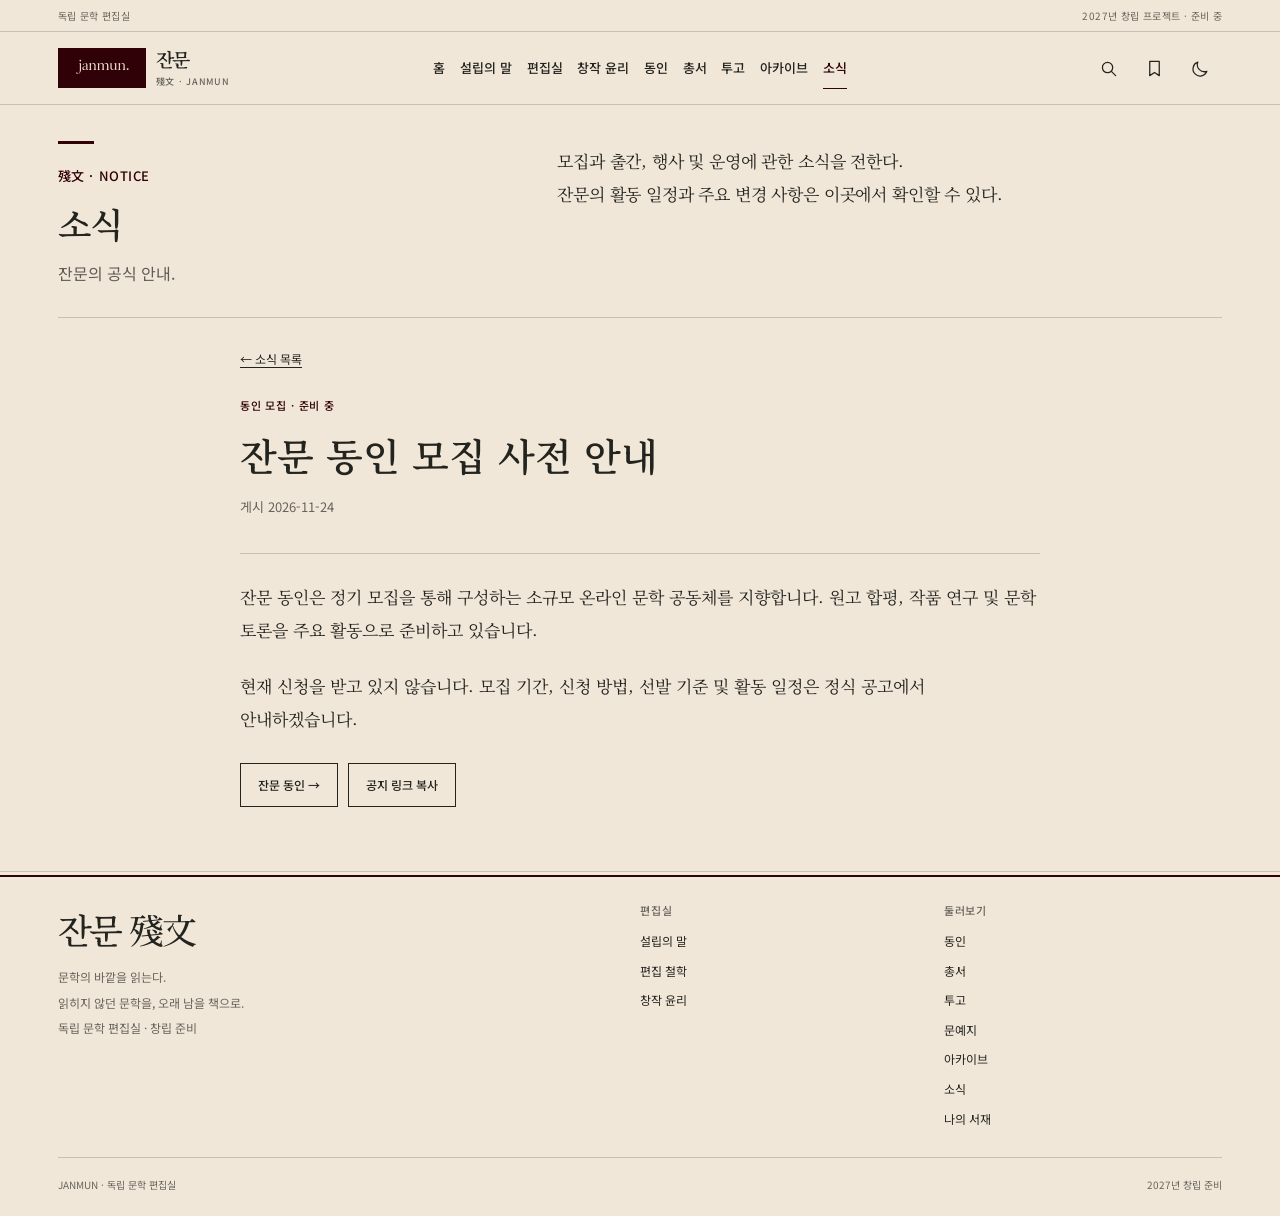
<file: news/members-preview/index.html>
<!doctype html>
<html lang="ko" data-theme="light" data-site-root="../../" data-start-route="news/members-preview">
  <head>
    <meta charset="utf-8">
    <meta name="viewport" content="width=device-width,initial-scale=1,viewport-fit=cover">
    <meta name="theme-color" content="#f1e7d9">
    <link rel="icon" type="image/svg+xml" href="../../assets/janmun-mark.svg">
    <link rel="stylesheet" href="../../css/style.css?v=1.0.2">
    <script src="../../js/news-data.js?v=0.9.9" defer></script>
    <script src="../../js/main.js?v=1.1.1" defer></script>
    <!-- JANMUN SEO BEGIN -->
    <title>잔문 동인 모집 사전 안내 | 잔문 殘文</title>
    <meta name="description" content="잔문 동인은 정기 모집을 통해 구성하는 소규모 온라인 문학 공동체를 지향합니다. 원고 합평, 작품 연구 및 문학 토론을 주요 활동으로 준비하고 있습니다.">
    <link rel="canonical" href="https://janmun-editorial.github.io/news/members-preview/">
    <meta name="robots" content="index, follow">
    <meta property="og:type" content="article">
    <meta property="og:site_name" content="잔문 殘文">
    <meta property="og:locale" content="ko_KR">
    <meta property="og:title" content="잔문 동인 모집 사전 안내 | 잔문 殘文">
    <meta property="og:description" content="잔문 동인은 정기 모집을 통해 구성하는 소규모 온라인 문학 공동체를 지향합니다. 원고 합평, 작품 연구 및 문학 토론을 주요 활동으로 준비하고 있습니다.">
    <meta property="og:url" content="https://janmun-editorial.github.io/news/members-preview/">
    <meta property="og:image" content="https://janmun-editorial.github.io/assets/share.png">
    <meta property="og:image:width" content="1200">
    <meta property="og:image:height" content="630">
    <meta property="og:image:alt" content="잔문 편집실 로고">
    <meta name="twitter:card" content="summary_large_image">
    <meta name="twitter:title" content="잔문 동인 모집 사전 안내 | 잔문 殘文">
    <meta name="twitter:description" content="잔문 동인은 정기 모집을 통해 구성하는 소규모 온라인 문학 공동체를 지향합니다. 원고 합평, 작품 연구 및 문학 토론을 주요 활동으로 준비하고 있습니다.">
    <meta name="twitter:image" content="https://janmun-editorial.github.io/assets/share.png">
    <meta property="article:published_time" content="2026-11-24">
    <script type="application/ld+json">{"@context":"https://schema.org","@type":"WebPage","name":"잔문 동인 모집 사전 안내 | 잔문 殘文","description":"잔문 동인은 정기 모집을 통해 구성하는 소규모 온라인 문학 공동체를 지향합니다. 원고 합평, 작품 연구 및 문학 토론을 주요 활동으로 준비하고 있습니다.","url":"https://janmun-editorial.github.io/news/members-preview/","inLanguage":"ko","isPartOf":{"@id":"https://janmun-editorial.github.io/#website"}}</script>
    <!-- JANMUN SEO END -->
  </head>
  <body>
    <a class="skip" href="#main">본문 바로가기</a>
    <div class="progress" aria-hidden="true">
    </div>
    <div class="utility">
      <div class="shell">
        <span>독립 문학 편집실</span><span>2027년 창립 프로젝트 · 준비 중</span>
      </div>
    </div>
    <header class="mast">
      <div class="shell mast-in">
        <a class="brand" href="../../" data-route-link="home" aria-label="잔문 홈"><img class="brand-mark" src="../../assets/janmun-mark.svg" alt="" width="43" height="43"><span class="brand-text">잔문<small>殘文 · JANMUN</small></span></a>
        <nav class="nav" id="navigation" aria-label="주 메뉴">
          <a href="../../" data-route-link="home">홈</a>
          <a href="../../about/" data-route-link="about">설립의 말</a>
          <a href="../../editorial/" data-route-link="editorial">편집실</a>
          <a href="../../ethics/" data-route-link="ethics">창작 윤리</a>
          <a href="../../members/" data-route-link="members">동인</a>
          <a href="../../books/" data-route-link="books">총서</a>
          <a href="../../submission/" data-route-link="submission">투고</a>
          <a href="../../archive/" data-route-link="archive">아카이브</a>
          <a href="../../news/" data-route-link="news">소식</a>
        </nav>
        <div class="tools">
          <button class="iconbtn" id="search-open" aria-label="글 검색" title="글 검색"><svg viewBox="0 0 24 24"><circle cx="10.8" cy="10.8" r="6.5"/><path d="m16 16 5 5"/></svg></button>
          <a class="iconbtn" href="../../saved/" data-route-link="saved" aria-label="나의 서재" title="나의 서재"><svg viewBox="0 0 24 24"><path d="M6 3h12v18l-6-4-6 4z"/></svg></a>
          <button class="iconbtn" id="theme" aria-label="화면 테마 전환" aria-pressed="false" title="어두운 화면"><svg viewBox="0 0 24 24"><path d="M20 15.5A9 9 0 0 1 8.5 4 9 9 0 1 0 20 15.5Z"/></svg></button>
          <button class="iconbtn mobile" id="mobile" aria-label="메뉴 열기" aria-controls="navigation" aria-expanded="false"><svg viewBox="0 0 24 24"><path d="M3 6h18M3 12h18M3 18h18"/></svg></button>
        </div>
      </div>
    </header>
    <main id="main" tabindex="-1">
      <!-- Home: editorial masthead, lead essay and contents -->
      <template data-janmun-view="home">
      <section class="view shell" id="page-home" hidden>
        <div class="edition-line">
          <span>독립 문학 편집실</span>
          <span class="edition-center">문학의 바깥을 읽는다.</span>
          <span>창립 준비 · 2027</span>
        </div>
        <div class="front-masthead">
          <h1 class="front-title">잔문<span>殘文</span></h1>
          <div class="front-imprint">
            <span>JANMUN</span>
            <span>독립 문학 편집실</span>
          </div>
        </div>

        <section class="front-feature" aria-labelledby="lead-title">
          <figure class="front-art">
            <div class="founding-plate" role="group" aria-label="잔문의 창립 표제">
              <div class="founding-plate-header">
                <span>殘文</span><span>창립 문서 01</span>
              </div>
              <div class="founding-plate-body">
                <div class="founding-characters" aria-label="미독">
                  <span aria-hidden="true">未</span><span aria-hidden="true">讀</span>
                </div>
                <p class="founding-note"><span>아직</span><span>읽히지</span><span>않은 글.</span></p>
              </div>
              <div class="founding-plate-footer">
                <p>그렇게 만든 책이 누군가의 책장에 오래 남아 있기를 바란다.</p>
                <span class="founding-seal" aria-hidden="true">殘</span>
              </div>
            </div>
            <figcaption><span>미독 未讀</span><span>잔문 편집 그래픽 01</span></figcaption>
          </figure>
          <div class="front-copy">
            <div class="front-kicker"><span>창립 문서</span><span>01 / 04</span></div>
            <h2 id="lead-title">읽히지 않던 문학을, 오래 남을 책으로.</h2>
            <p>잔문은 소설을 읽고, 다듬고, 책으로 만드는 작은 문학 편집실이다.</p>
            <div class="front-actions">
              <a class="primary" href="../../about/" data-route-link="about">설립의 말 읽기 <span aria-hidden="true">↗</span></a>
              <a class="textlink" href="../../archive/?category=journal" data-route-link="journal">문예지 둘러보기 →</a>
            </div>
          </div>
        </section>

        <div class="home-notice"><span class="eyebrow">편집실 소식</span><a href="../../news/founding/" data-route-link="news/founding">잔문은 창립을 준비하고 있다. <span aria-hidden="true">→</span></a></div>
        <div class="resume" id="resume" hidden>
          <div><span class="eyebrow">마지막으로 읽은 글</span><a id="resume-link" href="../../archive/" data-route-link="archive"></a></div>
          <button id="resume-clear" type="button">기록 지우기</button>
        </div>

        <div class="front-index">
          <section class="front-contents" aria-labelledby="contents-title">
            <div class="section-top">
              <div><span class="eyebrow">창립 문서 01—04</span><h2 id="contents-title">잔문의 목차</h2></div>
              <a class="textlink" href="../../archive/" data-route-link="archive">전체 보기 ↗</a>
            </div>
            <div class="entry-grid">
              <a class="entry" href="../../about/" data-route-link="about"><span class="entry-no">01</span><h3>설립의 말</h3><p>문학의 바깥을 읽는 이유<span class="entry-detail" data-entry-meta="about"></span></p><span class="entry-arrow" aria-hidden="true">↗</span></a>
              <a class="entry" href="../../editorial/" data-route-link="editorial"><span class="entry-no">02</span><h3>편집 철학</h3><p>무엇을 남길 것인가.<span class="entry-detail" data-entry-meta="editorial"></span></p><span class="entry-arrow" aria-hidden="true">↗</span></a>
              <a class="entry" href="../../ethics/" data-route-link="ethics"><span class="entry-no">03</span><h3>창작 윤리</h3><p>완벽함이 아니라 정직함.<span class="entry-detail" data-entry-meta="ethics"></span></p><span class="entry-arrow" aria-hidden="true">↗</span></a>
              <a class="entry" href="../../members/" data-route-link="members"><span class="entry-no">04</span><h3>잔문 동인</h3><p>서로의 가장 이른 독자이자, 가장 오래 남는 독자로.<span class="entry-detail" data-entry-meta="members"></span></p><span class="entry-arrow" aria-hidden="true">↗</span></a>
            </div>
          </section>
          <aside class="front-margin">
            <span class="eyebrow">문장 하나</span>
            <blockquote id="front-quote">무엇을 남길 것인가.</blockquote>
            <a id="front-quote-source" href="../../editorial/" data-route-link="editorial">편집 철학</a>
            <button class="quiet-button" type="button" id="next-quote">다른 문장 <span aria-hidden="true">↻</span></button>
          </aside>
        </div>

        <section class="front-projects" aria-labelledby="project-title">
          <div class="section-top">
            <div><span class="eyebrow">2027년 창립 프로젝트</span><h2 id="project-title">만들어 가는 것들</h2></div>
          </div>
          <div class="project-grid">
            <a class="project" href="../../archive/?category=journal" data-route-link="journal"><span class="eyebrow">01 · 문예지</span><h3>아직 읽히지 않은 글.</h3><p>단편과 엽편, 창작의 기록을 발표할 공간.</p><span class="project-link">문예지 ↗</span></a>
            <a class="project" href="../../members/" data-route-link="members"><span class="eyebrow">02 · 동인</span><h3>서로의 첫 독자로.</h3><p>정기 모집으로 함께하는 소규모 온라인 문학 공동체.</p><span class="project-link">동인 소개 ↗</span></a>
            <a class="project" href="../../books/" data-route-link="books"><span class="eyebrow">03 · 총서</span><h3>한 권씩, 오래 남을 문학을.</h3><p>첫 공동 소설집을 준비하고 있다.</p><span class="project-link">총서 보기 ↗</span></a>
          </div>
        </section>
        <div class="front-invitation"><div><span class="eyebrow">창작자에게</span><h2>당신의 글을 기다리는 곳.</h2><p>현재 원고 접수와 동인 모집을 준비하고 있다.</p></div><a href="../../submission/" data-route-link="submission" class="outline">투고 안내 읽기 ↗</a></div>
      </section>
      </template>
      <template data-janmun-view="about">
      <section class="view shell reading" id="page-about" hidden>
        <div class="crumb">
          <a href="../../" data-route-link="home">잔문</a> / <a href="../../archive/" data-route-link="archive">아카이브</a> / 설립의 말
        </div>
        <div class="reader-grid">
          <article class="editorial-spread">
            <header class="article-head editorial-heading">
              <p class="eyebrow">잔문 · 창립 문서 01</p>
              <h1>설립의 말</h1>
              <p>문학의 바깥을 읽는 이유</p>
              <div class="reading-meta">
                <span data-reading-time="about"></span><span data-reading-status="about"></span>
              </div>
            </header>
            <div class="prose editorial-copy">
              <p>잔문은 소설을 읽고, 다듬고, 책으로 만드는 작은 문학 편집실이다.</p>
              <p>우리는 작가가 어떤 이력을 가졌는지보다 어떤 글을 쓰는지에 관심이 있다. 인공지능을 활용한 글도, 혼자 힘으로 완성한 글도 그 자체로 읽고자 한다. 창작의 방식은 저마다 다를 수 있지만, 자신의 글을 대하는 태도만큼은 중요하게 생각한다.</p>
              <p>완성된 원고뿐 아니라 아직 고쳐 쓸 여지가 있는 글에도 관심을 기울인다. 작가가 쓰고 싶었던 이야기를 함께 고민하고, 그 사람의 문장을 잃지 않는 방향으로 작품을 다듬고 싶다.</p>
              <p>많은 책을 만드는 것보다 한 권의 책을 제대로 만드는 일에 마음을 둔다.</p>
              <p>그렇게 만든 책이 누군가의 책장에 오래 남아 있기를 바란다.</p>
              <p><strong>문학의 바깥을 읽는다.</strong></p>
              <p>잔문 殘文</p>
            </div>
            <div class="annotation-area">
              <div class="annotation-head"><h2>읽고 남기기</h2><span class="muted">나만의 비공개 기록</span></div>
              <p class="muted">본문의 문장을 선택하거나 아래 버튼으로 문단을 골라 저장하세요.</p>
              <div class="actions"><button class="outline" type="button" data-collect="about">문장 수집</button><button class="outline" type="button" data-note-open="about">독서 메모 쓰기</button><a class="textlink" href="../../saved/" data-route-link="saved">나의 서재 ↗</a></div>
              <div class="note-editor" data-note-editor="about" hidden><label>이 글에 대한 메모<textarea rows="4" maxlength="3000" data-note-text="about" placeholder="읽으며 남은 생각을 적어 보세요."></textarea></label><div class="actions"><button class="primary" type="button" data-note-save="about">메모 저장</button><button class="outline" type="button" data-note-close="about">닫기</button></div></div>
            </div>
            <div class="reader-end-controls">
              <button class="outline" type="button" data-read="about" aria-pressed="false">읽음 표시</button><button class="outline" type="button" data-print>인쇄 / PDF 저장</button>
            </div>
            <div class="next-reading">
              <a href="../../" data-route-link="home"><small>← 처음으로</small>잔문</a><a href="../../editorial/" data-route-link="editorial"><small>다음 글 →</small>편집 철학</a>
            </div>
            <div class="article-end">
              <span>殘</span><a href="../../archive/" data-route-link="archive">모든 글 보기 ↗</a>
            </div>
          </article>
        </div>
      </section>
      </template>
      <template data-janmun-view="editorial">
      <section class="view shell reading" id="page-editorial" hidden>
        <div class="crumb">
          <a href="../../" data-route-link="home">잔문</a> / <a href="../../archive/" data-route-link="archive">아카이브</a> / 편집 철학
        </div>
        <div class="reader-grid">
          <article class="editorial-spread">
            <header class="article-head editorial-heading">
              <p class="eyebrow">잔문 · 창립 문서 02</p>
              <h1>편집 철학</h1>
              <p>무엇을 남길 것인가.</p>
              <div class="reading-meta">
                <span data-reading-time="editorial"></span><span data-reading-status="editorial"></span>
              </div>
            </header>
            <div class="prose editorial-copy">
              <p>잔문은 익숙한 것을 낯설게 바라보는 소설에 관심이 있다.</p>
              <p>특별한 사건이 있어야 좋은 이야기가 되는 것은 아니다. 오래 함께 살아온 사람을 문득 이해할 수 없게 되는 순간이나, 무심코 지나친 일에서 이전과 다른 의미를 발견하는 일도 충분히 소설이 될 수 있다.</p>
              <p>우리는 작품이 다루는 소재보다 그것을 바라보는 작가의 시선을 중요하게 생각한다.</p>
              <p>원고를 살필 때에는 문장의 정확성, 인물의 개연성, 이야기의 구조를 함께 검토한다. 다만 모든 문장이 매끄러워야 한다고 생각하지는 않는다. 작품의 결함과 작가의 개성을 구분하는 것 역시 편집의 몫이기 때문이다.</p>
              <p>고쳐야 할 문장과 고치지 말아야 할 문장 사이에서 충분히 고민한다.</p>
              <p>잔문이라는 이름에는 그러한 뜻도 담겨 있다.</p>
              <p>무엇을 남길 것인가.</p>
              <p>우리가 원고를 읽으며 가장 오래 생각하는 질문이다.</p>
            </div>
            <div class="annotation-area">
              <div class="annotation-head"><h2>읽고 남기기</h2><span class="muted">나만의 비공개 기록</span></div>
              <p class="muted">본문의 문장을 선택하거나 아래 버튼으로 문단을 골라 저장하세요.</p>
              <div class="actions"><button class="outline" type="button" data-collect="editorial">문장 수집</button><button class="outline" type="button" data-note-open="editorial">독서 메모 쓰기</button><a class="textlink" href="../../saved/" data-route-link="saved">나의 서재 ↗</a></div>
              <div class="note-editor" data-note-editor="editorial" hidden><label>이 글에 대한 메모<textarea rows="4" maxlength="3000" data-note-text="editorial" placeholder="읽으며 남은 생각을 적어 보세요."></textarea></label><div class="actions"><button class="primary" type="button" data-note-save="editorial">메모 저장</button><button class="outline" type="button" data-note-close="editorial">닫기</button></div></div>
            </div>
            <div class="reader-end-controls">
              <button class="outline" type="button" data-read="editorial" aria-pressed="false">읽음 표시</button><button class="outline" type="button" data-print>인쇄 / PDF 저장</button>
            </div>
            <div class="next-reading">
              <a href="../../about/" data-route-link="about"><small>← 이전 글</small>설립의 말</a><a href="../../ethics/" data-route-link="ethics"><small>다음 글 →</small>창작 윤리</a>
            </div>
            <div class="article-end">
              <span>殘</span><a href="../../archive/" data-route-link="archive">모든 글 보기 ↗</a>
            </div>
          </article>
        </div>
      </section>
      </template>
      <template data-janmun-view="ethics">
      <section class="view shell reading" id="page-ethics" hidden>
        <div class="crumb">
          <a href="../../" data-route-link="home">잔문</a> / <a href="../../archive/" data-route-link="archive">아카이브</a> / 창작 윤리
        </div>
        <div class="reader-grid">
          <article class="editorial-spread">
            <header class="article-head editorial-heading">
              <p class="eyebrow">잔문 · 창립 문서 03</p>
              <h1>창작 윤리</h1>
              <p>완벽함이 아니라 정직함.</p>
              <div class="reading-meta">
                <span data-reading-time="ethics"></span><span data-reading-status="ethics"></span>
              </div>
            </header>
            <div class="prose editorial-copy">
              <p>창작의 방식은 저마다 다르지만, 작품에 대한 책임까지 달라지는 것은 아니다.</p>
              <p>잔문은 인공지능의 활용을 창작의 결격 사유로 삼지 않는다. 다만 사용한 도구와 그 개입 범위를 사실대로 밝히고, 타인의 저작물과 권리를 존중하는 것을 기본으로 삼는다.</p>
              <p>우리는 모든 문장을 직접 작성했다는 사실만으로 창작의 주체성이 증명된다고 생각하지 않는다. 무엇을 받아들이고 무엇을 거절했는지, 어떤 판단을 거쳐 작품을 완성했는지 역시 창작의 일부다.</p>
              <p>그러나 도구의 도움을 받았다는 사실이 작품의 결함이나 윤리적 문제에 대한 면책 사유가 될 수는 없다. 최종 원고에 대한 판단과 책임은 창작자에게 있다.</p>
              <p>창작의 과정을 숨기지 않는다.<br>타인의 것을 자신의 것으로 내놓지 않는다.<br>자신이 완성한 작품에 책임을 진다.</p>
              <p>잔문이 창작자에게 바라는 것은 완벽함이 아니라 정직함이다.</p>
            </div>
            <div class="annotation-area">
              <div class="annotation-head"><h2>읽고 남기기</h2><span class="muted">나만의 비공개 기록</span></div>
              <p class="muted">본문의 문장을 선택하거나 아래 버튼으로 문단을 골라 저장하세요.</p>
              <div class="actions"><button class="outline" type="button" data-collect="ethics">문장 수집</button><button class="outline" type="button" data-note-open="ethics">독서 메모 쓰기</button><a class="textlink" href="../../saved/" data-route-link="saved">나의 서재 ↗</a></div>
              <div class="note-editor" data-note-editor="ethics" hidden><label>이 글에 대한 메모<textarea rows="4" maxlength="3000" data-note-text="ethics" placeholder="읽으며 남은 생각을 적어 보세요."></textarea></label><div class="actions"><button class="primary" type="button" data-note-save="ethics">메모 저장</button><button class="outline" type="button" data-note-close="ethics">닫기</button></div></div>
            </div>
            <div class="reader-end-controls">
              <button class="outline" type="button" data-read="ethics" aria-pressed="false">읽음 표시</button><button class="outline" type="button" data-print>인쇄 / PDF 저장</button>
            </div>
            <div class="next-reading">
              <a href="../../editorial/" data-route-link="editorial"><small>← 이전 글</small>편집 철학</a><a href="../../members/" data-route-link="members"><small>다음 글 →</small>잔문 동인</a>
            </div>
            <div class="article-end">
              <span>殘</span><a href="../../archive/" data-route-link="archive">모든 글 보기 ↗</a>
            </div>
          </article>
        </div>
      </section>
      </template>
      <template data-janmun-view="members">
      <section class="view shell reading" id="page-members" hidden>
        <div class="crumb">
          <a href="../../" data-route-link="home">잔문</a> / <a href="../../archive/" data-route-link="archive">아카이브</a> / 잔문 동인
        </div>
        <div class="reader-grid">
          <article class="editorial-spread">
            <header class="article-head editorial-heading">
              <p class="eyebrow">잔문 · 창립 문서 04</p>
              <h1>잔문 동인</h1>
              <p>서로의 가장 이른 독자이자, 가장 오래 남는 독자로.</p>
              <div class="reading-meta">
                <span data-reading-time="members"></span><span data-reading-status="members"></span>
              </div>
            </header>
            <div class="prose editorial-copy">
              <p>잔문 동인은 각자의 작품을 쓰고 서로의 문학을 읽는 창작 공동체다.</p>
              <p>정기 모집을 통해 소규모로 구성하며, 온라인을 중심으로 활동한다. 서로의 원고에 충분한 시간을 들이고 지속적인 대화를 나눌 수 있는 규모를 지향한다.</p>
              <p>주요 활동은 원고 합평과 작품 연구, 문학에 관한 토론이다. 완성된 작품은 물론 아직 방향을 찾지 못한 원고도 함께 살핀다. 그 과정에서 발전한 작품을 문예지와 공동 소설집으로 선보이고자 한다.</p>
              <p>서로의 문학적 취향이 같을 필요는 없다. 같은 작품을 읽고 다른 이야기를 나눌 수 있다는 것 역시 함께 읽는 이유 중 하나다.</p>
              <p>합평에서는 막연한 칭찬보다 구체적인 감상을 나눈다. 타인의 문장을 자신의 취향에 맞추기보다 그 문장이 가진 가능성을 살핀다.</p>
              <p>등단이나 출간 경력은 참여의 조건이 아니다. 꾸준히 쓰고 읽으며, 자신의 작품만큼 타인의 작품에도 시간을 내어 줄 수 있는 사람과 함께하고 싶다.</p>
              <p>서로의 가장 이른 독자이자, 가장 오래 남는 독자로.</p>
              <p>잔문 殘文</p>
            </div>
            <div class="annotation-area">
              <div class="annotation-head"><h2>읽고 남기기</h2><span class="muted">나만의 비공개 기록</span></div>
              <p class="muted">본문의 문장을 선택하거나 아래 버튼으로 문단을 골라 저장하세요.</p>
              <div class="actions"><button class="outline" type="button" data-collect="members">문장 수집</button><button class="outline" type="button" data-note-open="members">독서 메모 쓰기</button><a class="textlink" href="../../saved/" data-route-link="saved">나의 서재 ↗</a></div>
              <div class="note-editor" data-note-editor="members" hidden><label>이 글에 대한 메모<textarea rows="4" maxlength="3000" data-note-text="members" placeholder="읽으며 남은 생각을 적어 보세요."></textarea></label><div class="actions"><button class="primary" type="button" data-note-save="members">메모 저장</button><button class="outline" type="button" data-note-close="members">닫기</button></div></div>
            </div>
            <div class="reader-end-controls">
              <button class="outline" type="button" data-read="members" aria-pressed="false">읽음 표시</button><button class="outline" type="button" data-print>인쇄 / PDF 저장</button>
            </div>
            <div class="next-reading">
              <a href="../../ethics/" data-route-link="ethics"><small>← 이전 글</small>창작 윤리</a><a href="../../books/" data-route-link="books"><small>다음으로 →</small>잔문 총서</a>
            </div>
            <div class="article-end">
              <span>殘</span><a href="../../archive/" data-route-link="archive">모든 글 보기 ↗</a>
            </div>
          </article>
        </div>
      </section>
      </template>
      <template data-janmun-view="archive">
      <section class="view shell" id="page-archive" hidden>
        <div class="archive-intro editorial-spread">
          <header class="archive-heading editorial-heading">
            <span class="archive-rule" aria-hidden="true"></span>
            <span class="eyebrow">殘文 · 文學記錄</span>
            <h1>아카이브</h1>
            <p>문학이 만들어지고 남겨진 자리.</p>
          </header>
          <div class="archive-intro-copy editorial-copy">
            <p>잔문의 창립 문서부터 작가의 작품, 편집 과정과 문학에 관한 대화까지. 한 편의 글이 완성되기까지의 시간과 그 이후에 남겨진 기록을 모은다.</p>
            <p>잔문이 지나온 시간은 이곳에 쌓인다.</p>
          </div>
        </div>
        <div class="page-body archive-body">
          <div class="archive-controls">
            <div class="archive-categories" role="group" aria-label="기록 분류">
              <button type="button" data-archive-category="all" aria-pressed="true">전체<span data-archive-category-count="all"></span></button>
              <button type="button" data-archive-category="founding" aria-pressed="false">창립 문서<span data-archive-category-count="founding"></span></button>
              <button type="button" data-archive-category="journal" aria-pressed="false">문예지<span data-archive-category-count="journal"></span></button>
              <button type="button" data-archive-category="author" aria-pressed="false">작가 기록<span data-archive-category-count="author"></span></button>
              <button type="button" data-archive-category="editing" aria-pressed="false">편집 기록<span data-archive-category-count="editing"></span></button>
              <button type="button" data-archive-category="criticism" aria-pressed="false">문학 비평<span data-archive-category-count="criticism"></span></button>
              <button type="button" data-archive-category="publication" aria-pressed="false">출간 기록<span data-archive-category-count="publication"></span></button>
              <button type="button" data-archive-category="community" aria-pressed="false">공동체 기록<span data-archive-category-count="community"></span></button>
            </div>
            <div class="searchbar archive-search">
              <input type="search" id="archive-query" placeholder="제목·본문·작가 검색" aria-label="아카이브 검색">
              <select id="archive-filter" aria-label="독서 상태"><option value="all">모든 글</option><option value="saved">저장한 글만</option><option value="unread">읽지 않은 글</option><option value="read">읽은 글</option></select>
              <select id="archive-author" aria-label="작가"><option value="all">모든 작가</option></select>
              <select id="archive-year" aria-label="등록 연도"><option value="all">모든 등록 연도</option></select>
              <select id="archive-sort" aria-label="기록 정렬"><option value="number">기록 번호순</option><option value="newest">최근 등록순</option><option value="oldest">오래된 등록순</option></select>
            </div>
          </div>
          <div class="archive-results-head"><div class="archive-count" id="archive-count" aria-live="polite"></div><a class="textlink" href="../../saved/" data-route-link="saved">나의 서재 ↗</a></div>
          <div id="archive-list" class="archive-list"><!-- STATIC archive-list BEGIN --><div class="archive-row"><span class="eyebrow">01</span><a href="../../about/" data-route-link="about"><span class="archive-record-meta">창립 문서 · 잔문 · 등록 2026-11-24</span><h3>설립의 말</h3><p>문학의 바깥을 읽는 이유</p></a></div><div class="archive-row"><span class="eyebrow">02</span><a href="../../editorial/" data-route-link="editorial"><span class="archive-record-meta">창립 문서 · 잔문 · 등록 2026-11-24</span><h3>편집 철학</h3><p>무엇을 남길 것인가.</p></a></div><div class="archive-row"><span class="eyebrow">03</span><a href="../../ethics/" data-route-link="ethics"><span class="archive-record-meta">창립 문서 · 잔문 · 등록 2026-11-24</span><h3>창작 윤리</h3><p>완벽함이 아니라 정직함.</p></a></div><div class="archive-row"><span class="eyebrow">04</span><a href="../../members/" data-route-link="members"><span class="archive-record-meta">창립 문서 · 잔문 · 등록 2026-11-24</span><h3>잔문 동인</h3><p>서로의 가장 이른 독자이자, 가장 오래 남는 독자로.</p></a></div><!-- STATIC archive-list END --></div>
          <div class="archive-empty-actions" id="archive-empty-actions" hidden><a class="outline" href="../../submission/" data-route-link="submission">투고 안내 →</a></div>
          <p class="archive-footnote">기록의 등록일은 아카이브에 수록한 날짜이며, 최초 집필일이나 발표일과 다를 수 있다. 작가의 미공개 원고와 합평·편집 기록은 동의를 얻은 경우에만 공개한다.</p>
        </div>
      </section>
      </template>
      <template data-janmun-view="saved">
      <section class="view shell" id="page-saved" hidden>
        <div class="editorial-spread library-intro">
          <header class="editorial-heading">
            <span class="editorial-rule" aria-hidden="true"></span>
            <span class="eyebrow">나의 독서 기록</span>
            <h1>나의 서재</h1>
          </header>
          <div class="editorial-copy"><p>읽고, 남기고, 다시 펼쳐 보는 곳. 기록은 이 브라우저에만 저장됩니다.</p></div>
        </div>
        <div class="page-body">
          <div class="library-summary" aria-label="서재 현황">
            <div><strong id="save-count">0</strong><span>저장한 글</span></div>
            <div><strong id="finished-count">0</strong><span>읽은 글</span></div>
            <div><strong id="quote-count">0</strong><span>수집한 문장</span></div>
            <div><strong id="note-count">0</strong><span>독서 메모</span></div>
          </div>
          <div class="library-tabs" role="group" aria-label="서재 분류">
            <button type="button" data-library-tab="saved" aria-pressed="true">보관함</button>
            <button type="button" data-library-tab="quotes" aria-pressed="false">문장 수집</button>
            <button type="button" data-library-tab="notes" aria-pressed="false">독서 메모</button>
            <button type="button" data-library-tab="history" aria-pressed="false">읽은 기록</button>
          </div>
          <div id="library-saved" class="library-panel"><div class="archive-list" id="saved-list"></div><p><a class="outline" href="../../archive/" data-route-link="archive">다른 글 찾기 →</a></p></div>
          <div id="library-quotes" class="library-panel" hidden><div id="quote-list" class="archive-list"></div></div>
          <div id="library-notes" class="library-panel" hidden><div id="note-list" class="archive-list"></div></div>
          <div id="library-history" class="library-panel" hidden><div id="history-list" class="archive-list"></div></div>
          <div class="library-export"><p class="muted">기기를 바꾸거나 브라우저 데이터를 삭제하기 전에 기록을 파일로 보관하세요.</p><button type="button" class="outline" id="library-export">서재 기록 내려받기 ↓</button></div>
        </div>
      </section>
      </template>
      <template data-janmun-view="books">
      <section class="view shell" id="page-books" hidden>
        <div class="series-intro editorial-spread">
          <header class="series-heading editorial-heading">
            <span class="series-rule" aria-hidden="true"></span>
            <span class="eyebrow">출간 준비</span>
            <h1>잔문 총서</h1>
            <p>한 권씩, 오래 남을 문학을.</p>
          </header>
          <div class="prose series-copy editorial-copy">
            <p>잔문 총서는 서로 다른 작가의 문학을 한 권씩 엮어 가는 출간 프로젝트다.</p>
            <p>단편소설집과 공동 소설집을 중심으로 시작하되, 작품에 따라 책의 형태와 구성을 달리하고자 한다. 한 권의 책이 가진 고유한 성격을 존중하며, 정해진 형식에 작품을 맞추지 않는다.</p>
            <p>원고의 선정부터 편집, 표지와 지면의 구성까지 작품을 읽는 경험의 일부라고 생각한다. 내용과 형식이 서로 어긋나지 않는 책을 만들고 싶다.</p>
            <p>출간의 수나 속도에 얽매이지 않는다. 각자의 작품에 필요한 시간을 들이고, 충분한 편집을 거쳐 독자에게 건넨다.</p>
            <p>잔문의 책이 책장에 꽂힌 뒤에도 몇 번쯤 다시 펼쳐지는 책이기를 바란다.</p>
            <p>한 권씩, 오래 남을 문학을.</p>
            <p>잔문 殘文</p>
          </div>
        </div>
        <div class="section-top"><h2>첫 출간 프로젝트</h2><span class="muted">기획 단계</span></div>
        <div class="page-body book-layout">
          <div class="book-cover" aria-label="첫 공동 소설집 표지 콘셉트, 제목 미정">
            <span>殘文 · 공동선 001 / 기획 시안</span><strong>잔문 공동선</strong><span>첫 번째 소설집 · 제목 미정</span>
          </div>
          <div class="book-info">
            <span class="status">출간 기획 중</span>
            <h2>첫 번째 공동 소설집</h2>
            <p>서로 다른 작가의 엽편과 단편을 한 권으로 엮는 첫 번째 프로젝트다. 작품의 완성도를 중심으로 원고를 선정하며, 제목과 수록작은 아직 확정되지 않았다.</p>
            <dl class="facts">
              <dt>출간 목표</dt><dd>2027년 하반기 (안)</dd>
              <dt>구성</dt><dd>엽편·단편소설</dd>
              <dt>출간 형태</dt><dd>종이책 중심 · 전자책 병행 계획</dd>
              <dt>작가</dt><dd>모집 전</dd>
              <dt>판매</dt><dd>미정 · 예약 접수 없음</dd>
            </dl>
            <a class="outline" href="../../members/" data-route-link="members">잔문 동인에 관하여 →</a>
          </div>
        </div>
        <div class="section-top"><h2>총서의 구성</h2><span class="muted">기획 분류</span></div>
        <div class="page-body">
          <p>공동선과 소설선을 중심으로 시작하고, 작품과 운영 여건에 따라 다른 시리즈를 확장할 계획이다.</p>
          <dl class="facts">
            <dt>잔문 소설선</dt><dd>개인 단편·중편 소설집</dd>
            <dt>잔문 공동선</dt><dd>여러 작가의 공동 소설집</dd>
            <dt>잔문 엽편선</dt><dd>짧은 소설을 엮은 작품집</dd>
            <dt>잔문 문고</dt><dd>작은 판형의 문학 시리즈</dd>
            <dt>잔문 특별판</dt><dd>작품의 특성에 따른 별도 기획</dd>
          </dl>
          <p class="muted">현재 출간된 도서는 없으며, 세부 출간 일정은 확정 후 소식에서 안내한다.</p>
          <a class="outline" href="../../news/" data-route-link="news">잔문 소식 →</a>
        </div>
      </section>
      </template>
      <template data-janmun-view="submission">
      <section class="view shell" id="page-submission" hidden>
        <div class="editorial-spread submission-intro">
          <header class="editorial-heading">
            <span class="editorial-rule" aria-hidden="true"></span>
            <span class="eyebrow">접수 준비</span>
            <h1>투고</h1>
            <p>창작의 방식을 숨기지 않고도 작품을 건넬 수 있는 곳.</p>
          </header>
          <div class="editorial-copy">
            <span class="status">현재 모집 및 원고 접수 준비 중</span>
            <p class="recruit-note">동인 및 작가 모집 일정, 원고 제출 방법, 세부 심사 기준은 확정 후 이 페이지에서 공개합니다.</p>
          </div>
        </div>
        <div class="submission-faq-layout">
          <div class="faq-nav">
            <span class="eyebrow">투고 안내 · Q&amp;A</span>
            <h2>투고에 관하여</h2>
            <p>투고 전에 궁금한 사항을 확인하세요. 세부 접수 기준은 모집 공고에서 확정합니다.</p>
            <div class="faq-filters" role="group" aria-label="질문 분류">
              <button type="button" data-faq-filter="all" aria-pressed="true">전체</button>
              <button type="button" data-faq-filter="eligibility" aria-pressed="false">투고 자격</button>
              <button type="button" data-faq-filter="ai" aria-pressed="false">AI 활용</button>
              <button type="button" data-faq-filter="review" aria-pressed="false">심사 및 편집</button>
              <button type="button" data-faq-filter="rights" aria-pressed="false">비용 및 권리</button>
              <button type="button" data-faq-filter="apply" aria-pressed="false">접수 안내</button>
            </div>
            <p><a class="textlink" href="../../ethics/" data-route-link="ethics">창작 윤리 전문 읽기 ↗</a></p>
          </div>
          <div class="faq" id="submission-faq">
            <section class="faq-group" data-faq-group="eligibility" aria-label="투고 자격">
              <h3>투고 자격</h3>
              <details>
                <summary>누구나 투고할 수 있나요?</summary>
                <div class="faq-answer"><p>등단 여부나 출간 경력에 관계없이 투고할 수 있습니다. 처음 소설을 쓰는 분부터 꾸준히 작품 활동을 이어 온 분까지, 창작자의 이력보다 제출한 작품 자체를 중심으로 검토합니다.</p><p>잔문 동인에 소속되어 있지 않아도 투고할 수 있습니다.</p></div>
              </details>
              <details>
                <summary>어떤 작품을 투고할 수 있나요?</summary>
                <div class="faq-answer"><p>엽편소설과 단편소설을 중심으로 원고를 검토할 예정입니다. 특정한 분위기나 주제를 잔문의 취향에 맞추어 작성할 필요는 없습니다.</p><p>중편 및 장편소설의 접수 여부, 분량과 제출 형식은 모집 공고에서 안내합니다.</p></div>
              </details>
              <details>
                <summary>아직 완성하지 못한 원고도 제출할 수 있나요?</summary>
                <div class="faq-answer"><p>정식 출간 투고는 완결된 원고를 원칙으로 준비하고 있습니다. 완결된 원고라도 수정과 발전 가능성을 함께 검토합니다.</p><p>집필 중인 작품에 대한 지속적인 합평을 원하신다면 잔문 동인 활동을 권장합니다.</p></div>
              </details>
              <details>
                <summary>이미 다른 플랫폼에 공개한 작품도 제출할 수 있나요?</summary>
                <div class="faq-answer"><p>개인 블로그나 브런치 등에서 공개한 작품도 기존 계약 및 권리 관계에 문제가 없다면 검토할 수 있는 방향으로 준비하고 있습니다.</p><p>이전에 공개하거나 출간한 이력은 투고 시 밝혀 주시기 바랍니다. 기발표작의 구체적인 접수 기준은 모집 공고에서 확정합니다.</p></div>
              </details>
            </section>
            <section class="faq-group" data-faq-group="ai" aria-label="AI 활용">
              <h3>AI 활용</h3>
              <details>
                <summary>인공지능을 활용한 작품도 투고할 수 있나요?</summary>
                <div class="faq-answer"><p>가능합니다. 소재 발굴, 자료 조사, 이야기의 구조 설계, 초고 작성, 문장 수정 등 창작 과정에서 인공지능을 활용한 작품도 검토 대상입니다.</p><p>다만 인공지능의 개입 과정과 범위를 사실대로 밝히고, 타인의 권리를 존중하며 최종 원고에 대한 책임을 져야 합니다. 활용 여부만으로 작품의 문학적 가치를 판단하지 않습니다.</p></div>
              </details>
              <details>
                <summary>인공지능 활용 내역은 어느 정도까지 공개해야 하나요?</summary>
                <div class="faq-answer"><p>사용한 도구, 활용 목적, 개입한 창작 단계, 최종 작품에 반영된 범위를 설명해 주시면 됩니다. 단순 교정인지 문장 생성이나 사건 구성에도 활용했는지 구분해 주시기 바랍니다.</p><p>정확한 활용 비율을 산출하기 어려운 경우 창작 과정에서 이루어진 판단과 수정 내용을 구체적으로 설명해 주시기 바랍니다. 세부 제출 양식은 모집 공고에서 안내합니다.</p></div>
              </details>
              <details>
                <summary>인공지능을 사용하지 않은 작품도 투고할 수 있나요?</summary>
                <div class="faq-answer"><p>물론입니다. 인공지능은 잔문의 창작자에게 요구되는 도구가 아닙니다. 어떠한 도구를 사용했는지보다 작품에 담긴 창작자의 시선과 문학적 완성도를 중요하게 생각합니다.</p></div>
              </details>
            </section>
            <section class="faq-group" data-faq-group="review" aria-label="심사 및 편집">
              <h3>심사 및 편집</h3>
              <details>
                <summary>원고는 어떤 기준으로 심사하나요?</summary>
                <div class="faq-answer"><p>작가의 이력이나 인지도보다 작품의 문학적 요소를 중심으로 검토합니다. 모두 완벽한 작품만을 찾는 것은 아니며, 작품마다 가진 강점과 발전 가능성을 종합적으로 살핍니다.</p><ul><li>작품의 독창성과 고유한 시선</li><li>문장의 완성도와 표현의 적절성</li><li>인물과 사건의 개연성</li><li>이야기의 구조와 완결성</li><li>작품의 정서적·사유적 깊이</li><li>편집을 통한 발전 가능성</li></ul></div>
              </details>
              <details>
                <summary>투고하면 어떤 과정을 거치게 되나요?</summary>
                <div class="faq-answer"><p>기본 제출 요건과 창작 윤리 준수 여부를 확인한 뒤 작품에 대한 편집 검토를 진행할 예정입니다. 추가 검토가 필요하면 창작 과정에 대한 질문이나 수정 제안을 드릴 수 있습니다.</p><p>최종 출간 여부는 작품 검토, 출간 여건 및 창작자와의 협의를 거쳐 결정합니다. 투고나 동인 참여 자체가 출간을 보장하지는 않습니다.</p></div>
              </details>
              <details>
                <summary>편집 과정에서 원고가 크게 변경될 수도 있나요?</summary>
                <div class="faq-answer"><p>문장, 인물, 사건 및 이야기의 구조에 관한 수정 의견을 제안할 수 있습니다. 다만 작가의 고유한 문체와 작품의 의도를 존중하며, 주요 수정 사항은 창작자와 협의하여 결정하는 것을 원칙으로 합니다.</p></div>
              </details>
            </section>
            <section class="faq-group" data-faq-group="rights" aria-label="비용 및 권리">
              <h3>비용 및 권리</h3>
              <details>
                <summary>투고하거나 출간할 때 비용이 발생하나요?</summary>
                <div class="faq-answer"><p>투고와 원고 심사는 무료로 진행합니다.</p><p>출간 계약이 성립된 작품의 편집 및 제작 비용은 잔문이 부담하며, 창작자에게 도서 구매를 출간의 조건으로 요구하지 않습니다.</p></div>
              </details>
              <details>
                <summary>출간 후 인세는 어떻게 지급되나요?</summary>
                <div class="faq-answer"><p>판매 실적에 따라 인세를 지급합니다. 구체적인 인세율과 산정 방식, 정산 주기는 출간 계약 체결 전에 안내하고 협의합니다.</p><p>공동 소설집의 경우 참여 작가 간 인세 배분 기준도 사전에 협의합니다. 인공지능 활용 여부에 따른 인세 차등은 두지 않습니다.</p></div>
              </details>
              <details>
                <summary>투고한 작품의 저작권은 어떻게 되나요?</summary>
                <div class="faq-answer"><p>원고를 투고하는 것만으로 저작권이나 출판권이 잔문에 이전되지 않습니다.</p><p>출간이 결정된 경우 출판에 필요한 이용 범위와 계약 기간 등의 조건을 별도로 협의합니다. 미출간 원고를 창작자의 동의 없이 공개하거나 출간하지 않습니다.</p></div>
              </details>
            </section>
            <section class="faq-group" data-faq-group="apply" aria-label="접수 안내">
              <h3>접수 안내</h3>
              <details>
                <summary>심사 결과는 언제 받을 수 있나요?</summary>
                <div class="faq-answer"><p>원고 검토 기간과 결과 안내 방식은 모집 공고에서 안내할 예정입니다. 선정 여부와 관계없이 결과를 안내하는 것을 운영 방향으로 삼되, 모든 원고에 개별적인 비평이나 합평을 제공하는 것은 아닙니다.</p></div>
              </details>
              <details>
                <summary>현재 원고를 제출할 수 있나요?</summary>
                <div class="faq-answer"><p>현재 잔문은 첫 원고 접수와 동인 모집을 준비하고 있습니다. 모집 일정과 접수 방법, 제출 서류 및 세부 심사 기준은 확정 후 홈페이지를 통해 공개합니다.</p><p>현재 제공되는 투고 준비 노트는 개인적인 원고 준비를 위한 기능이며, 작성 내용이 잔문에 전송되지는 않습니다.</p></div>
              </details>
            </section>
          </div>
        </div>
        <div class="section-top"><h2>심사 및 출간 절차</h2><span class="muted">운영 예정</span></div>
        <ol class="submission-steps">
          <li><span class="eyebrow">01</span><h3>원고 접수</h3><p>원고 및 창작 과정 확인</p></li>
          <li><span class="eyebrow">02</span><h3>기본 요건 검토</h3><p>제출 요건과 창작 윤리 확인</p></li>
          <li><span class="eyebrow">03</span><h3>작품 심사</h3><p>문학적 완성도와 가능성 검토</p></li>
          <li><span class="eyebrow">04</span><h3>편집 협의</h3><p>필요한 수정 방향 논의</p></li>
          <li><span class="eyebrow">05</span><h3>출간 결정 및 계약</h3><p>출간 여건·권리·인세 조건 합의</p></li>
          <li><span class="eyebrow">06</span><h3>제작 및 출간</h3><p>교정·교열·디자인·제작</p></li>
        </ol>
        <div class="section-top"><h2>투고 준비</h2><span class="muted">접수 기능 아님</span></div>
        <div class="page-body submission-grid submission-prep">
          <div class="submission-checklist">
              <h2>투고 전 확인할 사항</h2>
              <p class="muted">준비용 목록입니다. 아직 확정된 모집 요강은 아닙니다.</p>
              <label><input type="checkbox"> 원고 제목과 필명 정리</label>
              <label><input type="checkbox"> 작품 소개 작성</label>
              <label><input type="checkbox"> 창작 및 AI 활용 과정 정리</label>
              <label><input type="checkbox"> 인용 문장과 타인의 권리 확인</label>
              <label><input type="checkbox"> 최종 원고 파일 별도 보관</label>
            </div>
          <form class="draft" id="draft-form">
            <h2>투고 준비 노트</h2>
            <p class="muted">접수용이 아닌 개인 준비 양식입니다. 입력 내용은 서버로 전송되지 않습니다. 원고 전문이나 개인정보는 입력하지 마세요.</p>
            <label>필명<input name="name" placeholder="활동 필명" maxlength="80" required></label>
            <label>작품명<input name="title" maxlength="150" required></label>
            <label>분야<select name="genre"><option>단편소설</option><option>엽편소설</option><option>기타</option></select></label>
            <label>AI 활용 방식<textarea name="ai" maxlength="2000" placeholder="어떤 과정에서 어떻게 활용했는지, 또는 활용하지 않았음을 기록하세요."></textarea></label>
            <label>작품 소개<textarea name="intro" maxlength="2000" placeholder="작품에 관한 간단한 소개"></textarea></label>
            <div class="actions">
              <button class="primary" type="submit">초안 파일 내려받기 ↓</button><button class="outline" type="reset">초기화</button>
            </div>
          </form>
        </div>
      </section>
      </template>
      <section class="view shell" id="page-news">
        <div class="notice-intro editorial-spread">
          <header class="notice-heading editorial-heading"><span class="notice-rule" aria-hidden="true"></span><span class="eyebrow">殘文 · NOTICE</span><h1>소식</h1><p>잔문의 공식 안내.</p></header>
          <div class="notice-intro-copy editorial-copy"><p>모집과 출간, 행사 및 운영에 관한 소식을 전한다.<br>잔문의 활동 일정과 주요 변경 사항은 이곳에서 확인할 수 있다.</p></div>
        </div>
        <div class="page-body notice-board" id="news-board" hidden>
          <div class="notice-categories" role="group" aria-label="소식 분류"><button type="button" data-news-category="all" aria-pressed="true">전체</button><button type="button" data-news-category="notice" aria-pressed="false">공지</button><button type="button" data-news-category="members" aria-pressed="false">동인 모집</button><button type="button" data-news-category="submission" aria-pressed="false">원고 모집</button><button type="button" data-news-category="publication" aria-pressed="false">출간</button><button type="button" data-news-category="events" aria-pressed="false">행사</button><button type="button" data-news-category="operations" aria-pressed="false">운영</button></div>
          <div class="notice-search"><input id="news-query" type="search" placeholder="제목 또는 본문 검색" aria-label="소식 검색"><select id="news-status" aria-label="진행 상태"><option value="all">모든 상태</option><option>안내</option><option>준비 중</option><option>미접수</option><option>기획 중</option><option>모집 중</option><option>모집 마감</option><option>종료</option></select></div>
          <div id="news-pinned" class="notice-pinned"><!-- STATIC news-pinned BEGIN --><div class="notice-pin"><span class="eyebrow">중요 공지</span><a class="notice-pin-title" href="../../news/founding/" data-route-link="news/founding">잔문은 창립을 준비하고 있습니다.</a><p>잔문은 소설을 읽고, 다듬고, 책으로 만드는 작은 문학 편집실입니다. 현재 창립 문서와 운영 방향을 정리하고 첫 동인 활동 및 공동 소설집을 기획하고 있습니다.</p><span class="notice-date">2026-11-24</span></div><!-- STATIC news-pinned END --></div>
          <div class="notice-results"><span id="news-count" aria-live="polite"></span><span>최근 등록순</span></div>
          <div class="notice-table-head" aria-hidden="true"><span>분류</span><span>제목</span><span>상태</span><span>게시일</span></div>
          <div id="news-list" class="notice-list"><!-- STATIC news-list BEGIN --><div class="notice-row"><span class="notice-category">운영</span><a class="notice-row-title" href="../../news/website/" data-route-link="news/website">잔문 홈페이지 안내</a><span class="notice-state">안내</span><time class="notice-date" datetime="2026-11-24">2026-11-24</time></div><div class="notice-row"><span class="notice-category">동인 모집</span><a class="notice-row-title" href="../../news/members-preview/" data-route-link="news/members-preview">잔문 동인 모집 사전 안내</a><span class="notice-state">준비 중</span><time class="notice-date" datetime="2026-11-24">2026-11-24</time></div><div class="notice-row"><span class="notice-category">원고 모집</span><a class="notice-row-title" href="../../news/submission-preview/" data-route-link="news/submission-preview">원고 접수에 관한 사전 안내</a><span class="notice-state">미접수</span><time class="notice-date" datetime="2026-11-24">2026-11-24</time></div><div class="notice-row"><span class="notice-category">출간</span><a class="notice-row-title" href="../../news/first-anthology/" data-route-link="news/first-anthology">첫 공동 소설집 기획 안내</a><span class="notice-state">기획 중</span><time class="notice-date" datetime="2026-11-24">2026-11-24</time></div><!-- STATIC news-list END --></div>
          <div id="news-pagination" class="notice-pagination" aria-label="공지 목록 페이지"></div>
        </div>
        <article id="news-detail" class="page-body notice-detail"><a class="textlink" href="../../news/" data-route-link="news">← 소식 목록</a><header class="notice-detail-head"><span class="eyebrow">동인 모집 · 준비 중</span><h2>잔문 동인 모집 사전 안내</h2><p class="notice-date">게시 2026-11-24</p></header><div class="notice-detail-copy"><p>잔문 동인은 정기 모집을 통해 구성하는 소규모 온라인 문학 공동체를 지향합니다. 원고 합평, 작품 연구 및 문학 토론을 주요 활동으로 준비하고 있습니다.</p><p>현재 신청을 받고 있지 않습니다. 모집 기간, 신청 방법, 선발 기준 및 활동 일정은 정식 공고에서 안내하겠습니다.</p></div><div class="actions"><a class="outline" href="../../members/" data-route-link="members">잔문 동인 →</a></div></article>
      </section>
      
    </main>
    <footer class="footer">
      <div class="shell">
        <div class="footer-grid">
          <div>
            <a href="../../" data-route-link="home" class="footer-brand">잔문 殘文</a>
            <p>문학의 바깥을 읽는다.<span class="brand-copy">읽히지 않던 문학을, 오래 남을 책으로.</span>독립 문학 편집실 · 창립 준비</p>
          </div>
          <div>
            <span class="eyebrow">편집실</span><a href="../../about/" data-route-link="about">설립의 말</a><a href="../../editorial/" data-route-link="editorial">편집 철학</a><a href="../../ethics/" data-route-link="ethics">창작 윤리</a>
          </div>
          <div>
            <span class="eyebrow">둘러보기</span><a href="../../members/" data-route-link="members">동인</a><a href="../../books/" data-route-link="books">총서</a><a href="../../submission/" data-route-link="submission">투고</a><a href="../../archive/?category=journal" data-route-link="journal">문예지</a><a href="../../archive/" data-route-link="archive">아카이브</a><a href="../../news/" data-route-link="news">소식</a><a href="../../saved/" data-route-link="saved">나의 서재</a>
          </div>
        </div>
        <div class="footline">
          <span>JANMUN · 독립 문학 편집실</span><span>2027년 창립 준비</span>
        </div>
      </div>
    </footer>
    <nav class="mobile-dock" aria-label="모바일 빠른 탐색">
      <a href="../../" data-route-link="home"><svg viewBox="0 0 24 24" aria-hidden="true"><path d="m3 11 9-8 9 8v10h-6v-7H9v7H3z"/></svg><span>홈</span></a>
      <a href="../../archive/?category=journal" data-route-link="journal"><svg viewBox="0 0 24 24" aria-hidden="true"><path d="M4 4h7a4 4 0 0 1 1 2 4 4 0 0 1 1-2h7v15h-7l-1 2-1-2H4zM12 6v15"/></svg><span>문예지</span></a>
      <a href="../../archive/" data-route-link="archive"><svg viewBox="0 0 24 24" aria-hidden="true"><path d="M4 4h16v4H4zM6 8v12h12V8M10 12h4"/></svg><span>아카이브</span></a>
      <a href="../../saved/" data-route-link="saved"><svg viewBox="0 0 24 24" aria-hidden="true"><path d="M6 3h12v18l-6-4-6 4z"/></svg><span>나의 서재</span></a>
    </nav>
    <dialog id="search-dialog" aria-labelledby="search-dialog-title">
      <div class="dialog-head">
        <h2 id="search-dialog-title">잔문의 글 검색</h2>
        <button class="iconbtn" id="search-close" aria-label="검색 닫기">×</button>
      </div>
      <input type="search" id="search-query" class="dialog-search" placeholder="찾고 싶은 문장 또는 제목" aria-label="검색어">
      <p class="search-hint">PC 단축키 Ctrl + K · ESC로 닫기</p>
      <div id="search-results" class="dialog-results" aria-live="polite">
      </div>
    </dialog>
    <dialog id="quote-dialog" aria-labelledby="quote-dialog-title">
      <div class="dialog-head"><h2 id="quote-dialog-title">문장 수집</h2><button class="iconbtn" id="quote-close" type="button" aria-label="닫기">×</button></div>
      <p class="muted">간직하고 싶은 문단을 고르세요.</p><div id="quote-options" class="quote-options"></div>
    </dialog>
    <button class="focus-exit" id="focus-exit" type="button">집중 모드 종료 ×</button>
    <div id="toast" class="toast" role="status" hidden>
    </div>
    <noscript>
      <p class="shell">메뉴와 읽기 기능을 이용하려면 JavaScript를 활성화하세요.</p>
    </noscript>
  </body>
</html>
</file>
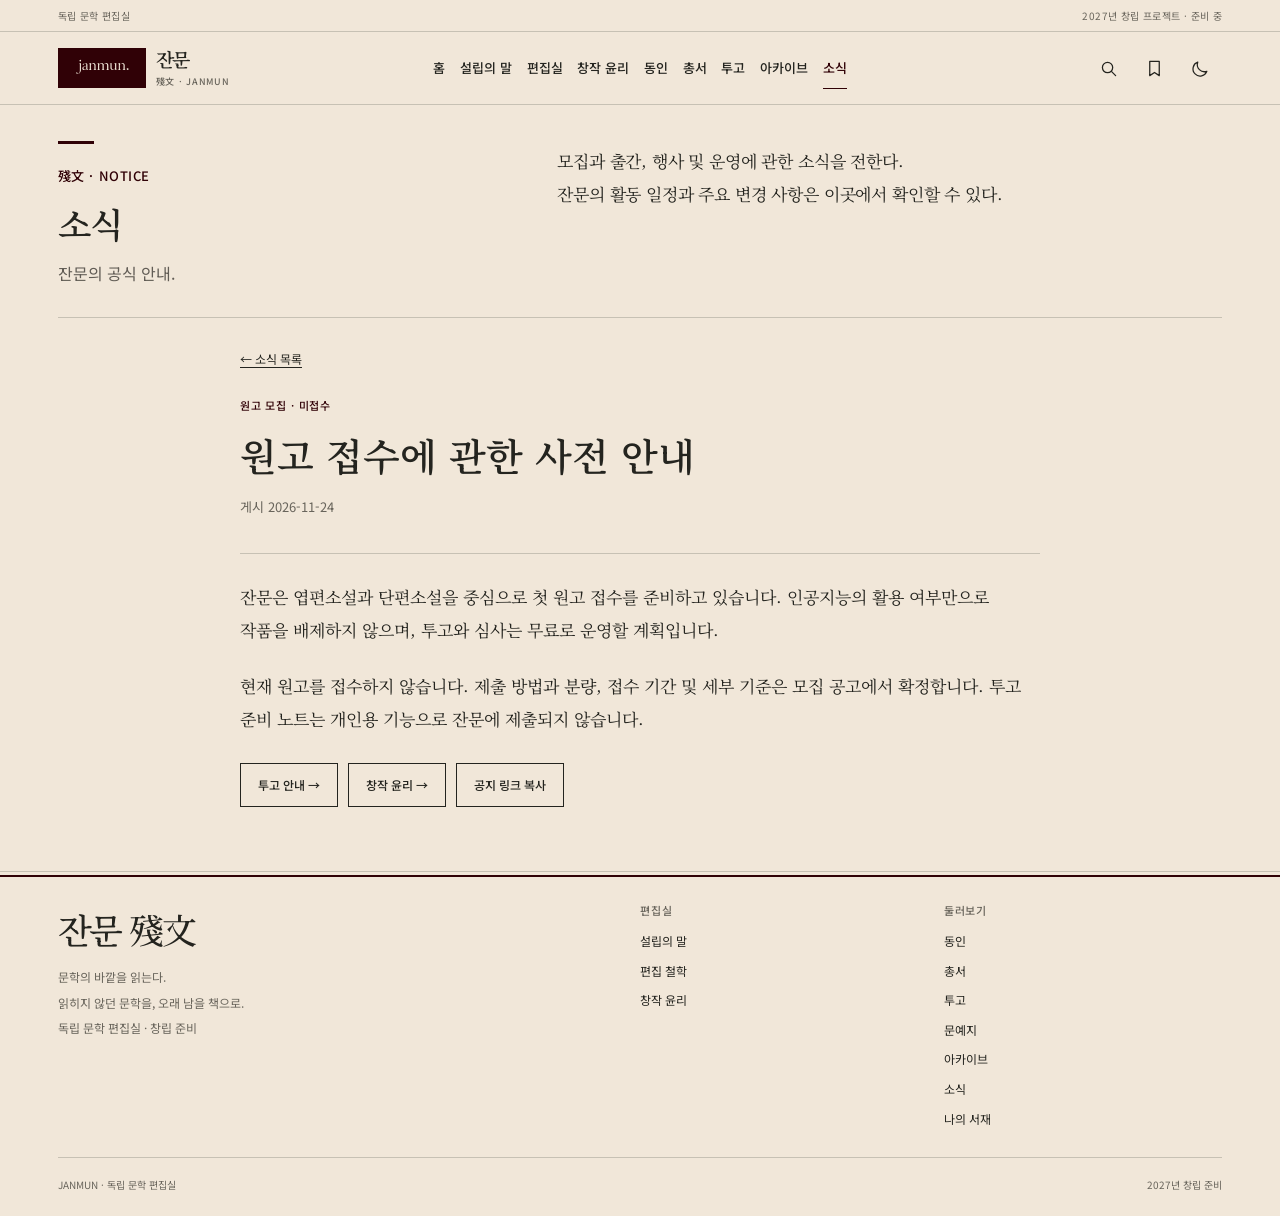
<file: news/submission-preview/index.html>
<!doctype html>
<html lang="ko" data-theme="light" data-site-root="../../" data-start-route="news/submission-preview">
  <head>
    <meta charset="utf-8">
    <meta name="viewport" content="width=device-width,initial-scale=1,viewport-fit=cover">
    <meta name="theme-color" content="#f1e7d9">
    <link rel="icon" type="image/svg+xml" href="../../assets/janmun-mark.svg">
    <link rel="stylesheet" href="../../css/style.css?v=1.0.2">
    <script src="../../js/news-data.js?v=0.9.9" defer></script>
    <script src="../../js/main.js?v=1.1.1" defer></script>
    <!-- JANMUN SEO BEGIN -->
    <title>원고 접수에 관한 사전 안내 | 잔문 殘文</title>
    <meta name="description" content="잔문은 엽편소설과 단편소설을 중심으로 첫 원고 접수를 준비하고 있습니다. 인공지능의 활용 여부만으로 작품을 배제하지 않으며, 투고와 심사는 무료로 운영할 계획입니다.">
    <link rel="canonical" href="https://janmun-editorial.github.io/news/submission-preview/">
    <meta name="robots" content="index, follow">
    <meta property="og:type" content="article">
    <meta property="og:site_name" content="잔문 殘文">
    <meta property="og:locale" content="ko_KR">
    <meta property="og:title" content="원고 접수에 관한 사전 안내 | 잔문 殘文">
    <meta property="og:description" content="잔문은 엽편소설과 단편소설을 중심으로 첫 원고 접수를 준비하고 있습니다. 인공지능의 활용 여부만으로 작품을 배제하지 않으며, 투고와 심사는 무료로 운영할 계획입니다.">
    <meta property="og:url" content="https://janmun-editorial.github.io/news/submission-preview/">
    <meta property="og:image" content="https://janmun-editorial.github.io/assets/share.png">
    <meta property="og:image:width" content="1200">
    <meta property="og:image:height" content="630">
    <meta property="og:image:alt" content="잔문 편집실 로고">
    <meta name="twitter:card" content="summary_large_image">
    <meta name="twitter:title" content="원고 접수에 관한 사전 안내 | 잔문 殘文">
    <meta name="twitter:description" content="잔문은 엽편소설과 단편소설을 중심으로 첫 원고 접수를 준비하고 있습니다. 인공지능의 활용 여부만으로 작품을 배제하지 않으며, 투고와 심사는 무료로 운영할 계획입니다.">
    <meta name="twitter:image" content="https://janmun-editorial.github.io/assets/share.png">
    <meta property="article:published_time" content="2026-11-24">
    <script type="application/ld+json">{"@context":"https://schema.org","@type":"WebPage","name":"원고 접수에 관한 사전 안내 | 잔문 殘文","description":"잔문은 엽편소설과 단편소설을 중심으로 첫 원고 접수를 준비하고 있습니다. 인공지능의 활용 여부만으로 작품을 배제하지 않으며, 투고와 심사는 무료로 운영할 계획입니다.","url":"https://janmun-editorial.github.io/news/submission-preview/","inLanguage":"ko","isPartOf":{"@id":"https://janmun-editorial.github.io/#website"}}</script>
    <!-- JANMUN SEO END -->
  </head>
  <body>
    <a class="skip" href="#main">본문 바로가기</a>
    <div class="progress" aria-hidden="true">
    </div>
    <div class="utility">
      <div class="shell">
        <span>독립 문학 편집실</span><span>2027년 창립 프로젝트 · 준비 중</span>
      </div>
    </div>
    <header class="mast">
      <div class="shell mast-in">
        <a class="brand" href="../../" data-route-link="home" aria-label="잔문 홈"><img class="brand-mark" src="../../assets/janmun-mark.svg" alt="" width="43" height="43"><span class="brand-text">잔문<small>殘文 · JANMUN</small></span></a>
        <nav class="nav" id="navigation" aria-label="주 메뉴">
          <a href="../../" data-route-link="home">홈</a>
          <a href="../../about/" data-route-link="about">설립의 말</a>
          <a href="../../editorial/" data-route-link="editorial">편집실</a>
          <a href="../../ethics/" data-route-link="ethics">창작 윤리</a>
          <a href="../../members/" data-route-link="members">동인</a>
          <a href="../../books/" data-route-link="books">총서</a>
          <a href="../../submission/" data-route-link="submission">투고</a>
          <a href="../../archive/" data-route-link="archive">아카이브</a>
          <a href="../../news/" data-route-link="news">소식</a>
        </nav>
        <div class="tools">
          <button class="iconbtn" id="search-open" aria-label="글 검색" title="글 검색"><svg viewBox="0 0 24 24"><circle cx="10.8" cy="10.8" r="6.5"/><path d="m16 16 5 5"/></svg></button>
          <a class="iconbtn" href="../../saved/" data-route-link="saved" aria-label="나의 서재" title="나의 서재"><svg viewBox="0 0 24 24"><path d="M6 3h12v18l-6-4-6 4z"/></svg></a>
          <button class="iconbtn" id="theme" aria-label="화면 테마 전환" aria-pressed="false" title="어두운 화면"><svg viewBox="0 0 24 24"><path d="M20 15.5A9 9 0 0 1 8.5 4 9 9 0 1 0 20 15.5Z"/></svg></button>
          <button class="iconbtn mobile" id="mobile" aria-label="메뉴 열기" aria-controls="navigation" aria-expanded="false"><svg viewBox="0 0 24 24"><path d="M3 6h18M3 12h18M3 18h18"/></svg></button>
        </div>
      </div>
    </header>
    <main id="main" tabindex="-1">
      <!-- Home: editorial masthead, lead essay and contents -->
      <template data-janmun-view="home">
      <section class="view shell" id="page-home" hidden>
        <div class="edition-line">
          <span>독립 문학 편집실</span>
          <span class="edition-center">문학의 바깥을 읽는다.</span>
          <span>창립 준비 · 2027</span>
        </div>
        <div class="front-masthead">
          <h1 class="front-title">잔문<span>殘文</span></h1>
          <div class="front-imprint">
            <span>JANMUN</span>
            <span>독립 문학 편집실</span>
          </div>
        </div>

        <section class="front-feature" aria-labelledby="lead-title">
          <figure class="front-art">
            <div class="founding-plate" role="group" aria-label="잔문의 창립 표제">
              <div class="founding-plate-header">
                <span>殘文</span><span>창립 문서 01</span>
              </div>
              <div class="founding-plate-body">
                <div class="founding-characters" aria-label="미독">
                  <span aria-hidden="true">未</span><span aria-hidden="true">讀</span>
                </div>
                <p class="founding-note"><span>아직</span><span>읽히지</span><span>않은 글.</span></p>
              </div>
              <div class="founding-plate-footer">
                <p>그렇게 만든 책이 누군가의 책장에 오래 남아 있기를 바란다.</p>
                <span class="founding-seal" aria-hidden="true">殘</span>
              </div>
            </div>
            <figcaption><span>미독 未讀</span><span>잔문 편집 그래픽 01</span></figcaption>
          </figure>
          <div class="front-copy">
            <div class="front-kicker"><span>창립 문서</span><span>01 / 04</span></div>
            <h2 id="lead-title">읽히지 않던 문학을, 오래 남을 책으로.</h2>
            <p>잔문은 소설을 읽고, 다듬고, 책으로 만드는 작은 문학 편집실이다.</p>
            <div class="front-actions">
              <a class="primary" href="../../about/" data-route-link="about">설립의 말 읽기 <span aria-hidden="true">↗</span></a>
              <a class="textlink" href="../../archive/?category=journal" data-route-link="journal">문예지 둘러보기 →</a>
            </div>
          </div>
        </section>

        <div class="home-notice"><span class="eyebrow">편집실 소식</span><a href="../../news/founding/" data-route-link="news/founding">잔문은 창립을 준비하고 있다. <span aria-hidden="true">→</span></a></div>
        <div class="resume" id="resume" hidden>
          <div><span class="eyebrow">마지막으로 읽은 글</span><a id="resume-link" href="../../archive/" data-route-link="archive"></a></div>
          <button id="resume-clear" type="button">기록 지우기</button>
        </div>

        <div class="front-index">
          <section class="front-contents" aria-labelledby="contents-title">
            <div class="section-top">
              <div><span class="eyebrow">창립 문서 01—04</span><h2 id="contents-title">잔문의 목차</h2></div>
              <a class="textlink" href="../../archive/" data-route-link="archive">전체 보기 ↗</a>
            </div>
            <div class="entry-grid">
              <a class="entry" href="../../about/" data-route-link="about"><span class="entry-no">01</span><h3>설립의 말</h3><p>문학의 바깥을 읽는 이유<span class="entry-detail" data-entry-meta="about"></span></p><span class="entry-arrow" aria-hidden="true">↗</span></a>
              <a class="entry" href="../../editorial/" data-route-link="editorial"><span class="entry-no">02</span><h3>편집 철학</h3><p>무엇을 남길 것인가.<span class="entry-detail" data-entry-meta="editorial"></span></p><span class="entry-arrow" aria-hidden="true">↗</span></a>
              <a class="entry" href="../../ethics/" data-route-link="ethics"><span class="entry-no">03</span><h3>창작 윤리</h3><p>완벽함이 아니라 정직함.<span class="entry-detail" data-entry-meta="ethics"></span></p><span class="entry-arrow" aria-hidden="true">↗</span></a>
              <a class="entry" href="../../members/" data-route-link="members"><span class="entry-no">04</span><h3>잔문 동인</h3><p>서로의 가장 이른 독자이자, 가장 오래 남는 독자로.<span class="entry-detail" data-entry-meta="members"></span></p><span class="entry-arrow" aria-hidden="true">↗</span></a>
            </div>
          </section>
          <aside class="front-margin">
            <span class="eyebrow">문장 하나</span>
            <blockquote id="front-quote">무엇을 남길 것인가.</blockquote>
            <a id="front-quote-source" href="../../editorial/" data-route-link="editorial">편집 철학</a>
            <button class="quiet-button" type="button" id="next-quote">다른 문장 <span aria-hidden="true">↻</span></button>
          </aside>
        </div>

        <section class="front-projects" aria-labelledby="project-title">
          <div class="section-top">
            <div><span class="eyebrow">2027년 창립 프로젝트</span><h2 id="project-title">만들어 가는 것들</h2></div>
          </div>
          <div class="project-grid">
            <a class="project" href="../../archive/?category=journal" data-route-link="journal"><span class="eyebrow">01 · 문예지</span><h3>아직 읽히지 않은 글.</h3><p>단편과 엽편, 창작의 기록을 발표할 공간.</p><span class="project-link">문예지 ↗</span></a>
            <a class="project" href="../../members/" data-route-link="members"><span class="eyebrow">02 · 동인</span><h3>서로의 첫 독자로.</h3><p>정기 모집으로 함께하는 소규모 온라인 문학 공동체.</p><span class="project-link">동인 소개 ↗</span></a>
            <a class="project" href="../../books/" data-route-link="books"><span class="eyebrow">03 · 총서</span><h3>한 권씩, 오래 남을 문학을.</h3><p>첫 공동 소설집을 준비하고 있다.</p><span class="project-link">총서 보기 ↗</span></a>
          </div>
        </section>
        <div class="front-invitation"><div><span class="eyebrow">창작자에게</span><h2>당신의 글을 기다리는 곳.</h2><p>현재 원고 접수와 동인 모집을 준비하고 있다.</p></div><a href="../../submission/" data-route-link="submission" class="outline">투고 안내 읽기 ↗</a></div>
      </section>
      </template>
      <template data-janmun-view="about">
      <section class="view shell reading" id="page-about" hidden>
        <div class="crumb">
          <a href="../../" data-route-link="home">잔문</a> / <a href="../../archive/" data-route-link="archive">아카이브</a> / 설립의 말
        </div>
        <div class="reader-grid">
          <article class="editorial-spread">
            <header class="article-head editorial-heading">
              <p class="eyebrow">잔문 · 창립 문서 01</p>
              <h1>설립의 말</h1>
              <p>문학의 바깥을 읽는 이유</p>
              <div class="reading-meta">
                <span data-reading-time="about"></span><span data-reading-status="about"></span>
              </div>
            </header>
            <div class="prose editorial-copy">
              <p>잔문은 소설을 읽고, 다듬고, 책으로 만드는 작은 문학 편집실이다.</p>
              <p>우리는 작가가 어떤 이력을 가졌는지보다 어떤 글을 쓰는지에 관심이 있다. 인공지능을 활용한 글도, 혼자 힘으로 완성한 글도 그 자체로 읽고자 한다. 창작의 방식은 저마다 다를 수 있지만, 자신의 글을 대하는 태도만큼은 중요하게 생각한다.</p>
              <p>완성된 원고뿐 아니라 아직 고쳐 쓸 여지가 있는 글에도 관심을 기울인다. 작가가 쓰고 싶었던 이야기를 함께 고민하고, 그 사람의 문장을 잃지 않는 방향으로 작품을 다듬고 싶다.</p>
              <p>많은 책을 만드는 것보다 한 권의 책을 제대로 만드는 일에 마음을 둔다.</p>
              <p>그렇게 만든 책이 누군가의 책장에 오래 남아 있기를 바란다.</p>
              <p><strong>문학의 바깥을 읽는다.</strong></p>
              <p>잔문 殘文</p>
            </div>
            <div class="annotation-area">
              <div class="annotation-head"><h2>읽고 남기기</h2><span class="muted">나만의 비공개 기록</span></div>
              <p class="muted">본문의 문장을 선택하거나 아래 버튼으로 문단을 골라 저장하세요.</p>
              <div class="actions"><button class="outline" type="button" data-collect="about">문장 수집</button><button class="outline" type="button" data-note-open="about">독서 메모 쓰기</button><a class="textlink" href="../../saved/" data-route-link="saved">나의 서재 ↗</a></div>
              <div class="note-editor" data-note-editor="about" hidden><label>이 글에 대한 메모<textarea rows="4" maxlength="3000" data-note-text="about" placeholder="읽으며 남은 생각을 적어 보세요."></textarea></label><div class="actions"><button class="primary" type="button" data-note-save="about">메모 저장</button><button class="outline" type="button" data-note-close="about">닫기</button></div></div>
            </div>
            <div class="reader-end-controls">
              <button class="outline" type="button" data-read="about" aria-pressed="false">읽음 표시</button><button class="outline" type="button" data-print>인쇄 / PDF 저장</button>
            </div>
            <div class="next-reading">
              <a href="../../" data-route-link="home"><small>← 처음으로</small>잔문</a><a href="../../editorial/" data-route-link="editorial"><small>다음 글 →</small>편집 철학</a>
            </div>
            <div class="article-end">
              <span>殘</span><a href="../../archive/" data-route-link="archive">모든 글 보기 ↗</a>
            </div>
          </article>
        </div>
      </section>
      </template>
      <template data-janmun-view="editorial">
      <section class="view shell reading" id="page-editorial" hidden>
        <div class="crumb">
          <a href="../../" data-route-link="home">잔문</a> / <a href="../../archive/" data-route-link="archive">아카이브</a> / 편집 철학
        </div>
        <div class="reader-grid">
          <article class="editorial-spread">
            <header class="article-head editorial-heading">
              <p class="eyebrow">잔문 · 창립 문서 02</p>
              <h1>편집 철학</h1>
              <p>무엇을 남길 것인가.</p>
              <div class="reading-meta">
                <span data-reading-time="editorial"></span><span data-reading-status="editorial"></span>
              </div>
            </header>
            <div class="prose editorial-copy">
              <p>잔문은 익숙한 것을 낯설게 바라보는 소설에 관심이 있다.</p>
              <p>특별한 사건이 있어야 좋은 이야기가 되는 것은 아니다. 오래 함께 살아온 사람을 문득 이해할 수 없게 되는 순간이나, 무심코 지나친 일에서 이전과 다른 의미를 발견하는 일도 충분히 소설이 될 수 있다.</p>
              <p>우리는 작품이 다루는 소재보다 그것을 바라보는 작가의 시선을 중요하게 생각한다.</p>
              <p>원고를 살필 때에는 문장의 정확성, 인물의 개연성, 이야기의 구조를 함께 검토한다. 다만 모든 문장이 매끄러워야 한다고 생각하지는 않는다. 작품의 결함과 작가의 개성을 구분하는 것 역시 편집의 몫이기 때문이다.</p>
              <p>고쳐야 할 문장과 고치지 말아야 할 문장 사이에서 충분히 고민한다.</p>
              <p>잔문이라는 이름에는 그러한 뜻도 담겨 있다.</p>
              <p>무엇을 남길 것인가.</p>
              <p>우리가 원고를 읽으며 가장 오래 생각하는 질문이다.</p>
            </div>
            <div class="annotation-area">
              <div class="annotation-head"><h2>읽고 남기기</h2><span class="muted">나만의 비공개 기록</span></div>
              <p class="muted">본문의 문장을 선택하거나 아래 버튼으로 문단을 골라 저장하세요.</p>
              <div class="actions"><button class="outline" type="button" data-collect="editorial">문장 수집</button><button class="outline" type="button" data-note-open="editorial">독서 메모 쓰기</button><a class="textlink" href="../../saved/" data-route-link="saved">나의 서재 ↗</a></div>
              <div class="note-editor" data-note-editor="editorial" hidden><label>이 글에 대한 메모<textarea rows="4" maxlength="3000" data-note-text="editorial" placeholder="읽으며 남은 생각을 적어 보세요."></textarea></label><div class="actions"><button class="primary" type="button" data-note-save="editorial">메모 저장</button><button class="outline" type="button" data-note-close="editorial">닫기</button></div></div>
            </div>
            <div class="reader-end-controls">
              <button class="outline" type="button" data-read="editorial" aria-pressed="false">읽음 표시</button><button class="outline" type="button" data-print>인쇄 / PDF 저장</button>
            </div>
            <div class="next-reading">
              <a href="../../about/" data-route-link="about"><small>← 이전 글</small>설립의 말</a><a href="../../ethics/" data-route-link="ethics"><small>다음 글 →</small>창작 윤리</a>
            </div>
            <div class="article-end">
              <span>殘</span><a href="../../archive/" data-route-link="archive">모든 글 보기 ↗</a>
            </div>
          </article>
        </div>
      </section>
      </template>
      <template data-janmun-view="ethics">
      <section class="view shell reading" id="page-ethics" hidden>
        <div class="crumb">
          <a href="../../" data-route-link="home">잔문</a> / <a href="../../archive/" data-route-link="archive">아카이브</a> / 창작 윤리
        </div>
        <div class="reader-grid">
          <article class="editorial-spread">
            <header class="article-head editorial-heading">
              <p class="eyebrow">잔문 · 창립 문서 03</p>
              <h1>창작 윤리</h1>
              <p>완벽함이 아니라 정직함.</p>
              <div class="reading-meta">
                <span data-reading-time="ethics"></span><span data-reading-status="ethics"></span>
              </div>
            </header>
            <div class="prose editorial-copy">
              <p>창작의 방식은 저마다 다르지만, 작품에 대한 책임까지 달라지는 것은 아니다.</p>
              <p>잔문은 인공지능의 활용을 창작의 결격 사유로 삼지 않는다. 다만 사용한 도구와 그 개입 범위를 사실대로 밝히고, 타인의 저작물과 권리를 존중하는 것을 기본으로 삼는다.</p>
              <p>우리는 모든 문장을 직접 작성했다는 사실만으로 창작의 주체성이 증명된다고 생각하지 않는다. 무엇을 받아들이고 무엇을 거절했는지, 어떤 판단을 거쳐 작품을 완성했는지 역시 창작의 일부다.</p>
              <p>그러나 도구의 도움을 받았다는 사실이 작품의 결함이나 윤리적 문제에 대한 면책 사유가 될 수는 없다. 최종 원고에 대한 판단과 책임은 창작자에게 있다.</p>
              <p>창작의 과정을 숨기지 않는다.<br>타인의 것을 자신의 것으로 내놓지 않는다.<br>자신이 완성한 작품에 책임을 진다.</p>
              <p>잔문이 창작자에게 바라는 것은 완벽함이 아니라 정직함이다.</p>
            </div>
            <div class="annotation-area">
              <div class="annotation-head"><h2>읽고 남기기</h2><span class="muted">나만의 비공개 기록</span></div>
              <p class="muted">본문의 문장을 선택하거나 아래 버튼으로 문단을 골라 저장하세요.</p>
              <div class="actions"><button class="outline" type="button" data-collect="ethics">문장 수집</button><button class="outline" type="button" data-note-open="ethics">독서 메모 쓰기</button><a class="textlink" href="../../saved/" data-route-link="saved">나의 서재 ↗</a></div>
              <div class="note-editor" data-note-editor="ethics" hidden><label>이 글에 대한 메모<textarea rows="4" maxlength="3000" data-note-text="ethics" placeholder="읽으며 남은 생각을 적어 보세요."></textarea></label><div class="actions"><button class="primary" type="button" data-note-save="ethics">메모 저장</button><button class="outline" type="button" data-note-close="ethics">닫기</button></div></div>
            </div>
            <div class="reader-end-controls">
              <button class="outline" type="button" data-read="ethics" aria-pressed="false">읽음 표시</button><button class="outline" type="button" data-print>인쇄 / PDF 저장</button>
            </div>
            <div class="next-reading">
              <a href="../../editorial/" data-route-link="editorial"><small>← 이전 글</small>편집 철학</a><a href="../../members/" data-route-link="members"><small>다음 글 →</small>잔문 동인</a>
            </div>
            <div class="article-end">
              <span>殘</span><a href="../../archive/" data-route-link="archive">모든 글 보기 ↗</a>
            </div>
          </article>
        </div>
      </section>
      </template>
      <template data-janmun-view="members">
      <section class="view shell reading" id="page-members" hidden>
        <div class="crumb">
          <a href="../../" data-route-link="home">잔문</a> / <a href="../../archive/" data-route-link="archive">아카이브</a> / 잔문 동인
        </div>
        <div class="reader-grid">
          <article class="editorial-spread">
            <header class="article-head editorial-heading">
              <p class="eyebrow">잔문 · 창립 문서 04</p>
              <h1>잔문 동인</h1>
              <p>서로의 가장 이른 독자이자, 가장 오래 남는 독자로.</p>
              <div class="reading-meta">
                <span data-reading-time="members"></span><span data-reading-status="members"></span>
              </div>
            </header>
            <div class="prose editorial-copy">
              <p>잔문 동인은 각자의 작품을 쓰고 서로의 문학을 읽는 창작 공동체다.</p>
              <p>정기 모집을 통해 소규모로 구성하며, 온라인을 중심으로 활동한다. 서로의 원고에 충분한 시간을 들이고 지속적인 대화를 나눌 수 있는 규모를 지향한다.</p>
              <p>주요 활동은 원고 합평과 작품 연구, 문학에 관한 토론이다. 완성된 작품은 물론 아직 방향을 찾지 못한 원고도 함께 살핀다. 그 과정에서 발전한 작품을 문예지와 공동 소설집으로 선보이고자 한다.</p>
              <p>서로의 문학적 취향이 같을 필요는 없다. 같은 작품을 읽고 다른 이야기를 나눌 수 있다는 것 역시 함께 읽는 이유 중 하나다.</p>
              <p>합평에서는 막연한 칭찬보다 구체적인 감상을 나눈다. 타인의 문장을 자신의 취향에 맞추기보다 그 문장이 가진 가능성을 살핀다.</p>
              <p>등단이나 출간 경력은 참여의 조건이 아니다. 꾸준히 쓰고 읽으며, 자신의 작품만큼 타인의 작품에도 시간을 내어 줄 수 있는 사람과 함께하고 싶다.</p>
              <p>서로의 가장 이른 독자이자, 가장 오래 남는 독자로.</p>
              <p>잔문 殘文</p>
            </div>
            <div class="annotation-area">
              <div class="annotation-head"><h2>읽고 남기기</h2><span class="muted">나만의 비공개 기록</span></div>
              <p class="muted">본문의 문장을 선택하거나 아래 버튼으로 문단을 골라 저장하세요.</p>
              <div class="actions"><button class="outline" type="button" data-collect="members">문장 수집</button><button class="outline" type="button" data-note-open="members">독서 메모 쓰기</button><a class="textlink" href="../../saved/" data-route-link="saved">나의 서재 ↗</a></div>
              <div class="note-editor" data-note-editor="members" hidden><label>이 글에 대한 메모<textarea rows="4" maxlength="3000" data-note-text="members" placeholder="읽으며 남은 생각을 적어 보세요."></textarea></label><div class="actions"><button class="primary" type="button" data-note-save="members">메모 저장</button><button class="outline" type="button" data-note-close="members">닫기</button></div></div>
            </div>
            <div class="reader-end-controls">
              <button class="outline" type="button" data-read="members" aria-pressed="false">읽음 표시</button><button class="outline" type="button" data-print>인쇄 / PDF 저장</button>
            </div>
            <div class="next-reading">
              <a href="../../ethics/" data-route-link="ethics"><small>← 이전 글</small>창작 윤리</a><a href="../../books/" data-route-link="books"><small>다음으로 →</small>잔문 총서</a>
            </div>
            <div class="article-end">
              <span>殘</span><a href="../../archive/" data-route-link="archive">모든 글 보기 ↗</a>
            </div>
          </article>
        </div>
      </section>
      </template>
      <template data-janmun-view="archive">
      <section class="view shell" id="page-archive" hidden>
        <div class="archive-intro editorial-spread">
          <header class="archive-heading editorial-heading">
            <span class="archive-rule" aria-hidden="true"></span>
            <span class="eyebrow">殘文 · 文學記錄</span>
            <h1>아카이브</h1>
            <p>문학이 만들어지고 남겨진 자리.</p>
          </header>
          <div class="archive-intro-copy editorial-copy">
            <p>잔문의 창립 문서부터 작가의 작품, 편집 과정과 문학에 관한 대화까지. 한 편의 글이 완성되기까지의 시간과 그 이후에 남겨진 기록을 모은다.</p>
            <p>잔문이 지나온 시간은 이곳에 쌓인다.</p>
          </div>
        </div>
        <div class="page-body archive-body">
          <div class="archive-controls">
            <div class="archive-categories" role="group" aria-label="기록 분류">
              <button type="button" data-archive-category="all" aria-pressed="true">전체<span data-archive-category-count="all"></span></button>
              <button type="button" data-archive-category="founding" aria-pressed="false">창립 문서<span data-archive-category-count="founding"></span></button>
              <button type="button" data-archive-category="journal" aria-pressed="false">문예지<span data-archive-category-count="journal"></span></button>
              <button type="button" data-archive-category="author" aria-pressed="false">작가 기록<span data-archive-category-count="author"></span></button>
              <button type="button" data-archive-category="editing" aria-pressed="false">편집 기록<span data-archive-category-count="editing"></span></button>
              <button type="button" data-archive-category="criticism" aria-pressed="false">문학 비평<span data-archive-category-count="criticism"></span></button>
              <button type="button" data-archive-category="publication" aria-pressed="false">출간 기록<span data-archive-category-count="publication"></span></button>
              <button type="button" data-archive-category="community" aria-pressed="false">공동체 기록<span data-archive-category-count="community"></span></button>
            </div>
            <div class="searchbar archive-search">
              <input type="search" id="archive-query" placeholder="제목·본문·작가 검색" aria-label="아카이브 검색">
              <select id="archive-filter" aria-label="독서 상태"><option value="all">모든 글</option><option value="saved">저장한 글만</option><option value="unread">읽지 않은 글</option><option value="read">읽은 글</option></select>
              <select id="archive-author" aria-label="작가"><option value="all">모든 작가</option></select>
              <select id="archive-year" aria-label="등록 연도"><option value="all">모든 등록 연도</option></select>
              <select id="archive-sort" aria-label="기록 정렬"><option value="number">기록 번호순</option><option value="newest">최근 등록순</option><option value="oldest">오래된 등록순</option></select>
            </div>
          </div>
          <div class="archive-results-head"><div class="archive-count" id="archive-count" aria-live="polite"></div><a class="textlink" href="../../saved/" data-route-link="saved">나의 서재 ↗</a></div>
          <div id="archive-list" class="archive-list"><!-- STATIC archive-list BEGIN --><div class="archive-row"><span class="eyebrow">01</span><a href="../../about/" data-route-link="about"><span class="archive-record-meta">창립 문서 · 잔문 · 등록 2026-11-24</span><h3>설립의 말</h3><p>문학의 바깥을 읽는 이유</p></a></div><div class="archive-row"><span class="eyebrow">02</span><a href="../../editorial/" data-route-link="editorial"><span class="archive-record-meta">창립 문서 · 잔문 · 등록 2026-11-24</span><h3>편집 철학</h3><p>무엇을 남길 것인가.</p></a></div><div class="archive-row"><span class="eyebrow">03</span><a href="../../ethics/" data-route-link="ethics"><span class="archive-record-meta">창립 문서 · 잔문 · 등록 2026-11-24</span><h3>창작 윤리</h3><p>완벽함이 아니라 정직함.</p></a></div><div class="archive-row"><span class="eyebrow">04</span><a href="../../members/" data-route-link="members"><span class="archive-record-meta">창립 문서 · 잔문 · 등록 2026-11-24</span><h3>잔문 동인</h3><p>서로의 가장 이른 독자이자, 가장 오래 남는 독자로.</p></a></div><!-- STATIC archive-list END --></div>
          <div class="archive-empty-actions" id="archive-empty-actions" hidden><a class="outline" href="../../submission/" data-route-link="submission">투고 안내 →</a></div>
          <p class="archive-footnote">기록의 등록일은 아카이브에 수록한 날짜이며, 최초 집필일이나 발표일과 다를 수 있다. 작가의 미공개 원고와 합평·편집 기록은 동의를 얻은 경우에만 공개한다.</p>
        </div>
      </section>
      </template>
      <template data-janmun-view="saved">
      <section class="view shell" id="page-saved" hidden>
        <div class="editorial-spread library-intro">
          <header class="editorial-heading">
            <span class="editorial-rule" aria-hidden="true"></span>
            <span class="eyebrow">나의 독서 기록</span>
            <h1>나의 서재</h1>
          </header>
          <div class="editorial-copy"><p>읽고, 남기고, 다시 펼쳐 보는 곳. 기록은 이 브라우저에만 저장됩니다.</p></div>
        </div>
        <div class="page-body">
          <div class="library-summary" aria-label="서재 현황">
            <div><strong id="save-count">0</strong><span>저장한 글</span></div>
            <div><strong id="finished-count">0</strong><span>읽은 글</span></div>
            <div><strong id="quote-count">0</strong><span>수집한 문장</span></div>
            <div><strong id="note-count">0</strong><span>독서 메모</span></div>
          </div>
          <div class="library-tabs" role="group" aria-label="서재 분류">
            <button type="button" data-library-tab="saved" aria-pressed="true">보관함</button>
            <button type="button" data-library-tab="quotes" aria-pressed="false">문장 수집</button>
            <button type="button" data-library-tab="notes" aria-pressed="false">독서 메모</button>
            <button type="button" data-library-tab="history" aria-pressed="false">읽은 기록</button>
          </div>
          <div id="library-saved" class="library-panel"><div class="archive-list" id="saved-list"></div><p><a class="outline" href="../../archive/" data-route-link="archive">다른 글 찾기 →</a></p></div>
          <div id="library-quotes" class="library-panel" hidden><div id="quote-list" class="archive-list"></div></div>
          <div id="library-notes" class="library-panel" hidden><div id="note-list" class="archive-list"></div></div>
          <div id="library-history" class="library-panel" hidden><div id="history-list" class="archive-list"></div></div>
          <div class="library-export"><p class="muted">기기를 바꾸거나 브라우저 데이터를 삭제하기 전에 기록을 파일로 보관하세요.</p><button type="button" class="outline" id="library-export">서재 기록 내려받기 ↓</button></div>
        </div>
      </section>
      </template>
      <template data-janmun-view="books">
      <section class="view shell" id="page-books" hidden>
        <div class="series-intro editorial-spread">
          <header class="series-heading editorial-heading">
            <span class="series-rule" aria-hidden="true"></span>
            <span class="eyebrow">출간 준비</span>
            <h1>잔문 총서</h1>
            <p>한 권씩, 오래 남을 문학을.</p>
          </header>
          <div class="prose series-copy editorial-copy">
            <p>잔문 총서는 서로 다른 작가의 문학을 한 권씩 엮어 가는 출간 프로젝트다.</p>
            <p>단편소설집과 공동 소설집을 중심으로 시작하되, 작품에 따라 책의 형태와 구성을 달리하고자 한다. 한 권의 책이 가진 고유한 성격을 존중하며, 정해진 형식에 작품을 맞추지 않는다.</p>
            <p>원고의 선정부터 편집, 표지와 지면의 구성까지 작품을 읽는 경험의 일부라고 생각한다. 내용과 형식이 서로 어긋나지 않는 책을 만들고 싶다.</p>
            <p>출간의 수나 속도에 얽매이지 않는다. 각자의 작품에 필요한 시간을 들이고, 충분한 편집을 거쳐 독자에게 건넨다.</p>
            <p>잔문의 책이 책장에 꽂힌 뒤에도 몇 번쯤 다시 펼쳐지는 책이기를 바란다.</p>
            <p>한 권씩, 오래 남을 문학을.</p>
            <p>잔문 殘文</p>
          </div>
        </div>
        <div class="section-top"><h2>첫 출간 프로젝트</h2><span class="muted">기획 단계</span></div>
        <div class="page-body book-layout">
          <div class="book-cover" aria-label="첫 공동 소설집 표지 콘셉트, 제목 미정">
            <span>殘文 · 공동선 001 / 기획 시안</span><strong>잔문 공동선</strong><span>첫 번째 소설집 · 제목 미정</span>
          </div>
          <div class="book-info">
            <span class="status">출간 기획 중</span>
            <h2>첫 번째 공동 소설집</h2>
            <p>서로 다른 작가의 엽편과 단편을 한 권으로 엮는 첫 번째 프로젝트다. 작품의 완성도를 중심으로 원고를 선정하며, 제목과 수록작은 아직 확정되지 않았다.</p>
            <dl class="facts">
              <dt>출간 목표</dt><dd>2027년 하반기 (안)</dd>
              <dt>구성</dt><dd>엽편·단편소설</dd>
              <dt>출간 형태</dt><dd>종이책 중심 · 전자책 병행 계획</dd>
              <dt>작가</dt><dd>모집 전</dd>
              <dt>판매</dt><dd>미정 · 예약 접수 없음</dd>
            </dl>
            <a class="outline" href="../../members/" data-route-link="members">잔문 동인에 관하여 →</a>
          </div>
        </div>
        <div class="section-top"><h2>총서의 구성</h2><span class="muted">기획 분류</span></div>
        <div class="page-body">
          <p>공동선과 소설선을 중심으로 시작하고, 작품과 운영 여건에 따라 다른 시리즈를 확장할 계획이다.</p>
          <dl class="facts">
            <dt>잔문 소설선</dt><dd>개인 단편·중편 소설집</dd>
            <dt>잔문 공동선</dt><dd>여러 작가의 공동 소설집</dd>
            <dt>잔문 엽편선</dt><dd>짧은 소설을 엮은 작품집</dd>
            <dt>잔문 문고</dt><dd>작은 판형의 문학 시리즈</dd>
            <dt>잔문 특별판</dt><dd>작품의 특성에 따른 별도 기획</dd>
          </dl>
          <p class="muted">현재 출간된 도서는 없으며, 세부 출간 일정은 확정 후 소식에서 안내한다.</p>
          <a class="outline" href="../../news/" data-route-link="news">잔문 소식 →</a>
        </div>
      </section>
      </template>
      <template data-janmun-view="submission">
      <section class="view shell" id="page-submission" hidden>
        <div class="editorial-spread submission-intro">
          <header class="editorial-heading">
            <span class="editorial-rule" aria-hidden="true"></span>
            <span class="eyebrow">접수 준비</span>
            <h1>투고</h1>
            <p>창작의 방식을 숨기지 않고도 작품을 건넬 수 있는 곳.</p>
          </header>
          <div class="editorial-copy">
            <span class="status">현재 모집 및 원고 접수 준비 중</span>
            <p class="recruit-note">동인 및 작가 모집 일정, 원고 제출 방법, 세부 심사 기준은 확정 후 이 페이지에서 공개합니다.</p>
          </div>
        </div>
        <div class="submission-faq-layout">
          <div class="faq-nav">
            <span class="eyebrow">투고 안내 · Q&amp;A</span>
            <h2>투고에 관하여</h2>
            <p>투고 전에 궁금한 사항을 확인하세요. 세부 접수 기준은 모집 공고에서 확정합니다.</p>
            <div class="faq-filters" role="group" aria-label="질문 분류">
              <button type="button" data-faq-filter="all" aria-pressed="true">전체</button>
              <button type="button" data-faq-filter="eligibility" aria-pressed="false">투고 자격</button>
              <button type="button" data-faq-filter="ai" aria-pressed="false">AI 활용</button>
              <button type="button" data-faq-filter="review" aria-pressed="false">심사 및 편집</button>
              <button type="button" data-faq-filter="rights" aria-pressed="false">비용 및 권리</button>
              <button type="button" data-faq-filter="apply" aria-pressed="false">접수 안내</button>
            </div>
            <p><a class="textlink" href="../../ethics/" data-route-link="ethics">창작 윤리 전문 읽기 ↗</a></p>
          </div>
          <div class="faq" id="submission-faq">
            <section class="faq-group" data-faq-group="eligibility" aria-label="투고 자격">
              <h3>투고 자격</h3>
              <details>
                <summary>누구나 투고할 수 있나요?</summary>
                <div class="faq-answer"><p>등단 여부나 출간 경력에 관계없이 투고할 수 있습니다. 처음 소설을 쓰는 분부터 꾸준히 작품 활동을 이어 온 분까지, 창작자의 이력보다 제출한 작품 자체를 중심으로 검토합니다.</p><p>잔문 동인에 소속되어 있지 않아도 투고할 수 있습니다.</p></div>
              </details>
              <details>
                <summary>어떤 작품을 투고할 수 있나요?</summary>
                <div class="faq-answer"><p>엽편소설과 단편소설을 중심으로 원고를 검토할 예정입니다. 특정한 분위기나 주제를 잔문의 취향에 맞추어 작성할 필요는 없습니다.</p><p>중편 및 장편소설의 접수 여부, 분량과 제출 형식은 모집 공고에서 안내합니다.</p></div>
              </details>
              <details>
                <summary>아직 완성하지 못한 원고도 제출할 수 있나요?</summary>
                <div class="faq-answer"><p>정식 출간 투고는 완결된 원고를 원칙으로 준비하고 있습니다. 완결된 원고라도 수정과 발전 가능성을 함께 검토합니다.</p><p>집필 중인 작품에 대한 지속적인 합평을 원하신다면 잔문 동인 활동을 권장합니다.</p></div>
              </details>
              <details>
                <summary>이미 다른 플랫폼에 공개한 작품도 제출할 수 있나요?</summary>
                <div class="faq-answer"><p>개인 블로그나 브런치 등에서 공개한 작품도 기존 계약 및 권리 관계에 문제가 없다면 검토할 수 있는 방향으로 준비하고 있습니다.</p><p>이전에 공개하거나 출간한 이력은 투고 시 밝혀 주시기 바랍니다. 기발표작의 구체적인 접수 기준은 모집 공고에서 확정합니다.</p></div>
              </details>
            </section>
            <section class="faq-group" data-faq-group="ai" aria-label="AI 활용">
              <h3>AI 활용</h3>
              <details>
                <summary>인공지능을 활용한 작품도 투고할 수 있나요?</summary>
                <div class="faq-answer"><p>가능합니다. 소재 발굴, 자료 조사, 이야기의 구조 설계, 초고 작성, 문장 수정 등 창작 과정에서 인공지능을 활용한 작품도 검토 대상입니다.</p><p>다만 인공지능의 개입 과정과 범위를 사실대로 밝히고, 타인의 권리를 존중하며 최종 원고에 대한 책임을 져야 합니다. 활용 여부만으로 작품의 문학적 가치를 판단하지 않습니다.</p></div>
              </details>
              <details>
                <summary>인공지능 활용 내역은 어느 정도까지 공개해야 하나요?</summary>
                <div class="faq-answer"><p>사용한 도구, 활용 목적, 개입한 창작 단계, 최종 작품에 반영된 범위를 설명해 주시면 됩니다. 단순 교정인지 문장 생성이나 사건 구성에도 활용했는지 구분해 주시기 바랍니다.</p><p>정확한 활용 비율을 산출하기 어려운 경우 창작 과정에서 이루어진 판단과 수정 내용을 구체적으로 설명해 주시기 바랍니다. 세부 제출 양식은 모집 공고에서 안내합니다.</p></div>
              </details>
              <details>
                <summary>인공지능을 사용하지 않은 작품도 투고할 수 있나요?</summary>
                <div class="faq-answer"><p>물론입니다. 인공지능은 잔문의 창작자에게 요구되는 도구가 아닙니다. 어떠한 도구를 사용했는지보다 작품에 담긴 창작자의 시선과 문학적 완성도를 중요하게 생각합니다.</p></div>
              </details>
            </section>
            <section class="faq-group" data-faq-group="review" aria-label="심사 및 편집">
              <h3>심사 및 편집</h3>
              <details>
                <summary>원고는 어떤 기준으로 심사하나요?</summary>
                <div class="faq-answer"><p>작가의 이력이나 인지도보다 작품의 문학적 요소를 중심으로 검토합니다. 모두 완벽한 작품만을 찾는 것은 아니며, 작품마다 가진 강점과 발전 가능성을 종합적으로 살핍니다.</p><ul><li>작품의 독창성과 고유한 시선</li><li>문장의 완성도와 표현의 적절성</li><li>인물과 사건의 개연성</li><li>이야기의 구조와 완결성</li><li>작품의 정서적·사유적 깊이</li><li>편집을 통한 발전 가능성</li></ul></div>
              </details>
              <details>
                <summary>투고하면 어떤 과정을 거치게 되나요?</summary>
                <div class="faq-answer"><p>기본 제출 요건과 창작 윤리 준수 여부를 확인한 뒤 작품에 대한 편집 검토를 진행할 예정입니다. 추가 검토가 필요하면 창작 과정에 대한 질문이나 수정 제안을 드릴 수 있습니다.</p><p>최종 출간 여부는 작품 검토, 출간 여건 및 창작자와의 협의를 거쳐 결정합니다. 투고나 동인 참여 자체가 출간을 보장하지는 않습니다.</p></div>
              </details>
              <details>
                <summary>편집 과정에서 원고가 크게 변경될 수도 있나요?</summary>
                <div class="faq-answer"><p>문장, 인물, 사건 및 이야기의 구조에 관한 수정 의견을 제안할 수 있습니다. 다만 작가의 고유한 문체와 작품의 의도를 존중하며, 주요 수정 사항은 창작자와 협의하여 결정하는 것을 원칙으로 합니다.</p></div>
              </details>
            </section>
            <section class="faq-group" data-faq-group="rights" aria-label="비용 및 권리">
              <h3>비용 및 권리</h3>
              <details>
                <summary>투고하거나 출간할 때 비용이 발생하나요?</summary>
                <div class="faq-answer"><p>투고와 원고 심사는 무료로 진행합니다.</p><p>출간 계약이 성립된 작품의 편집 및 제작 비용은 잔문이 부담하며, 창작자에게 도서 구매를 출간의 조건으로 요구하지 않습니다.</p></div>
              </details>
              <details>
                <summary>출간 후 인세는 어떻게 지급되나요?</summary>
                <div class="faq-answer"><p>판매 실적에 따라 인세를 지급합니다. 구체적인 인세율과 산정 방식, 정산 주기는 출간 계약 체결 전에 안내하고 협의합니다.</p><p>공동 소설집의 경우 참여 작가 간 인세 배분 기준도 사전에 협의합니다. 인공지능 활용 여부에 따른 인세 차등은 두지 않습니다.</p></div>
              </details>
              <details>
                <summary>투고한 작품의 저작권은 어떻게 되나요?</summary>
                <div class="faq-answer"><p>원고를 투고하는 것만으로 저작권이나 출판권이 잔문에 이전되지 않습니다.</p><p>출간이 결정된 경우 출판에 필요한 이용 범위와 계약 기간 등의 조건을 별도로 협의합니다. 미출간 원고를 창작자의 동의 없이 공개하거나 출간하지 않습니다.</p></div>
              </details>
            </section>
            <section class="faq-group" data-faq-group="apply" aria-label="접수 안내">
              <h3>접수 안내</h3>
              <details>
                <summary>심사 결과는 언제 받을 수 있나요?</summary>
                <div class="faq-answer"><p>원고 검토 기간과 결과 안내 방식은 모집 공고에서 안내할 예정입니다. 선정 여부와 관계없이 결과를 안내하는 것을 운영 방향으로 삼되, 모든 원고에 개별적인 비평이나 합평을 제공하는 것은 아닙니다.</p></div>
              </details>
              <details>
                <summary>현재 원고를 제출할 수 있나요?</summary>
                <div class="faq-answer"><p>현재 잔문은 첫 원고 접수와 동인 모집을 준비하고 있습니다. 모집 일정과 접수 방법, 제출 서류 및 세부 심사 기준은 확정 후 홈페이지를 통해 공개합니다.</p><p>현재 제공되는 투고 준비 노트는 개인적인 원고 준비를 위한 기능이며, 작성 내용이 잔문에 전송되지는 않습니다.</p></div>
              </details>
            </section>
          </div>
        </div>
        <div class="section-top"><h2>심사 및 출간 절차</h2><span class="muted">운영 예정</span></div>
        <ol class="submission-steps">
          <li><span class="eyebrow">01</span><h3>원고 접수</h3><p>원고 및 창작 과정 확인</p></li>
          <li><span class="eyebrow">02</span><h3>기본 요건 검토</h3><p>제출 요건과 창작 윤리 확인</p></li>
          <li><span class="eyebrow">03</span><h3>작품 심사</h3><p>문학적 완성도와 가능성 검토</p></li>
          <li><span class="eyebrow">04</span><h3>편집 협의</h3><p>필요한 수정 방향 논의</p></li>
          <li><span class="eyebrow">05</span><h3>출간 결정 및 계약</h3><p>출간 여건·권리·인세 조건 합의</p></li>
          <li><span class="eyebrow">06</span><h3>제작 및 출간</h3><p>교정·교열·디자인·제작</p></li>
        </ol>
        <div class="section-top"><h2>투고 준비</h2><span class="muted">접수 기능 아님</span></div>
        <div class="page-body submission-grid submission-prep">
          <div class="submission-checklist">
              <h2>투고 전 확인할 사항</h2>
              <p class="muted">준비용 목록입니다. 아직 확정된 모집 요강은 아닙니다.</p>
              <label><input type="checkbox"> 원고 제목과 필명 정리</label>
              <label><input type="checkbox"> 작품 소개 작성</label>
              <label><input type="checkbox"> 창작 및 AI 활용 과정 정리</label>
              <label><input type="checkbox"> 인용 문장과 타인의 권리 확인</label>
              <label><input type="checkbox"> 최종 원고 파일 별도 보관</label>
            </div>
          <form class="draft" id="draft-form">
            <h2>투고 준비 노트</h2>
            <p class="muted">접수용이 아닌 개인 준비 양식입니다. 입력 내용은 서버로 전송되지 않습니다. 원고 전문이나 개인정보는 입력하지 마세요.</p>
            <label>필명<input name="name" placeholder="활동 필명" maxlength="80" required></label>
            <label>작품명<input name="title" maxlength="150" required></label>
            <label>분야<select name="genre"><option>단편소설</option><option>엽편소설</option><option>기타</option></select></label>
            <label>AI 활용 방식<textarea name="ai" maxlength="2000" placeholder="어떤 과정에서 어떻게 활용했는지, 또는 활용하지 않았음을 기록하세요."></textarea></label>
            <label>작품 소개<textarea name="intro" maxlength="2000" placeholder="작품에 관한 간단한 소개"></textarea></label>
            <div class="actions">
              <button class="primary" type="submit">초안 파일 내려받기 ↓</button><button class="outline" type="reset">초기화</button>
            </div>
          </form>
        </div>
      </section>
      </template>
      <section class="view shell" id="page-news">
        <div class="notice-intro editorial-spread">
          <header class="notice-heading editorial-heading"><span class="notice-rule" aria-hidden="true"></span><span class="eyebrow">殘文 · NOTICE</span><h1>소식</h1><p>잔문의 공식 안내.</p></header>
          <div class="notice-intro-copy editorial-copy"><p>모집과 출간, 행사 및 운영에 관한 소식을 전한다.<br>잔문의 활동 일정과 주요 변경 사항은 이곳에서 확인할 수 있다.</p></div>
        </div>
        <div class="page-body notice-board" id="news-board" hidden>
          <div class="notice-categories" role="group" aria-label="소식 분류"><button type="button" data-news-category="all" aria-pressed="true">전체</button><button type="button" data-news-category="notice" aria-pressed="false">공지</button><button type="button" data-news-category="members" aria-pressed="false">동인 모집</button><button type="button" data-news-category="submission" aria-pressed="false">원고 모집</button><button type="button" data-news-category="publication" aria-pressed="false">출간</button><button type="button" data-news-category="events" aria-pressed="false">행사</button><button type="button" data-news-category="operations" aria-pressed="false">운영</button></div>
          <div class="notice-search"><input id="news-query" type="search" placeholder="제목 또는 본문 검색" aria-label="소식 검색"><select id="news-status" aria-label="진행 상태"><option value="all">모든 상태</option><option>안내</option><option>준비 중</option><option>미접수</option><option>기획 중</option><option>모집 중</option><option>모집 마감</option><option>종료</option></select></div>
          <div id="news-pinned" class="notice-pinned"><!-- STATIC news-pinned BEGIN --><div class="notice-pin"><span class="eyebrow">중요 공지</span><a class="notice-pin-title" href="../../news/founding/" data-route-link="news/founding">잔문은 창립을 준비하고 있습니다.</a><p>잔문은 소설을 읽고, 다듬고, 책으로 만드는 작은 문학 편집실입니다. 현재 창립 문서와 운영 방향을 정리하고 첫 동인 활동 및 공동 소설집을 기획하고 있습니다.</p><span class="notice-date">2026-11-24</span></div><!-- STATIC news-pinned END --></div>
          <div class="notice-results"><span id="news-count" aria-live="polite"></span><span>최근 등록순</span></div>
          <div class="notice-table-head" aria-hidden="true"><span>분류</span><span>제목</span><span>상태</span><span>게시일</span></div>
          <div id="news-list" class="notice-list"><!-- STATIC news-list BEGIN --><div class="notice-row"><span class="notice-category">운영</span><a class="notice-row-title" href="../../news/website/" data-route-link="news/website">잔문 홈페이지 안내</a><span class="notice-state">안내</span><time class="notice-date" datetime="2026-11-24">2026-11-24</time></div><div class="notice-row"><span class="notice-category">동인 모집</span><a class="notice-row-title" href="../../news/members-preview/" data-route-link="news/members-preview">잔문 동인 모집 사전 안내</a><span class="notice-state">준비 중</span><time class="notice-date" datetime="2026-11-24">2026-11-24</time></div><div class="notice-row"><span class="notice-category">원고 모집</span><a class="notice-row-title" href="../../news/submission-preview/" data-route-link="news/submission-preview">원고 접수에 관한 사전 안내</a><span class="notice-state">미접수</span><time class="notice-date" datetime="2026-11-24">2026-11-24</time></div><div class="notice-row"><span class="notice-category">출간</span><a class="notice-row-title" href="../../news/first-anthology/" data-route-link="news/first-anthology">첫 공동 소설집 기획 안내</a><span class="notice-state">기획 중</span><time class="notice-date" datetime="2026-11-24">2026-11-24</time></div><!-- STATIC news-list END --></div>
          <div id="news-pagination" class="notice-pagination" aria-label="공지 목록 페이지"></div>
        </div>
        <article id="news-detail" class="page-body notice-detail"><a class="textlink" href="../../news/" data-route-link="news">← 소식 목록</a><header class="notice-detail-head"><span class="eyebrow">원고 모집 · 미접수</span><h2>원고 접수에 관한 사전 안내</h2><p class="notice-date">게시 2026-11-24</p></header><div class="notice-detail-copy"><p>잔문은 엽편소설과 단편소설을 중심으로 첫 원고 접수를 준비하고 있습니다. 인공지능의 활용 여부만으로 작품을 배제하지 않으며, 투고와 심사는 무료로 운영할 계획입니다.</p><p>현재 원고를 접수하지 않습니다. 제출 방법과 분량, 접수 기간 및 세부 기준은 모집 공고에서 확정합니다. 투고 준비 노트는 개인용 기능으로 잔문에 제출되지 않습니다.</p></div><div class="actions"><a class="outline" href="../../submission/" data-route-link="submission">투고 안내 →</a><a class="outline" href="../../ethics/" data-route-link="ethics">창작 윤리 →</a></div></article>
      </section>
      
    </main>
    <footer class="footer">
      <div class="shell">
        <div class="footer-grid">
          <div>
            <a href="../../" data-route-link="home" class="footer-brand">잔문 殘文</a>
            <p>문학의 바깥을 읽는다.<span class="brand-copy">읽히지 않던 문학을, 오래 남을 책으로.</span>독립 문학 편집실 · 창립 준비</p>
          </div>
          <div>
            <span class="eyebrow">편집실</span><a href="../../about/" data-route-link="about">설립의 말</a><a href="../../editorial/" data-route-link="editorial">편집 철학</a><a href="../../ethics/" data-route-link="ethics">창작 윤리</a>
          </div>
          <div>
            <span class="eyebrow">둘러보기</span><a href="../../members/" data-route-link="members">동인</a><a href="../../books/" data-route-link="books">총서</a><a href="../../submission/" data-route-link="submission">투고</a><a href="../../archive/?category=journal" data-route-link="journal">문예지</a><a href="../../archive/" data-route-link="archive">아카이브</a><a href="../../news/" data-route-link="news">소식</a><a href="../../saved/" data-route-link="saved">나의 서재</a>
          </div>
        </div>
        <div class="footline">
          <span>JANMUN · 독립 문학 편집실</span><span>2027년 창립 준비</span>
        </div>
      </div>
    </footer>
    <nav class="mobile-dock" aria-label="모바일 빠른 탐색">
      <a href="../../" data-route-link="home"><svg viewBox="0 0 24 24" aria-hidden="true"><path d="m3 11 9-8 9 8v10h-6v-7H9v7H3z"/></svg><span>홈</span></a>
      <a href="../../archive/?category=journal" data-route-link="journal"><svg viewBox="0 0 24 24" aria-hidden="true"><path d="M4 4h7a4 4 0 0 1 1 2 4 4 0 0 1 1-2h7v15h-7l-1 2-1-2H4zM12 6v15"/></svg><span>문예지</span></a>
      <a href="../../archive/" data-route-link="archive"><svg viewBox="0 0 24 24" aria-hidden="true"><path d="M4 4h16v4H4zM6 8v12h12V8M10 12h4"/></svg><span>아카이브</span></a>
      <a href="../../saved/" data-route-link="saved"><svg viewBox="0 0 24 24" aria-hidden="true"><path d="M6 3h12v18l-6-4-6 4z"/></svg><span>나의 서재</span></a>
    </nav>
    <dialog id="search-dialog" aria-labelledby="search-dialog-title">
      <div class="dialog-head">
        <h2 id="search-dialog-title">잔문의 글 검색</h2>
        <button class="iconbtn" id="search-close" aria-label="검색 닫기">×</button>
      </div>
      <input type="search" id="search-query" class="dialog-search" placeholder="찾고 싶은 문장 또는 제목" aria-label="검색어">
      <p class="search-hint">PC 단축키 Ctrl + K · ESC로 닫기</p>
      <div id="search-results" class="dialog-results" aria-live="polite">
      </div>
    </dialog>
    <dialog id="quote-dialog" aria-labelledby="quote-dialog-title">
      <div class="dialog-head"><h2 id="quote-dialog-title">문장 수집</h2><button class="iconbtn" id="quote-close" type="button" aria-label="닫기">×</button></div>
      <p class="muted">간직하고 싶은 문단을 고르세요.</p><div id="quote-options" class="quote-options"></div>
    </dialog>
    <button class="focus-exit" id="focus-exit" type="button">집중 모드 종료 ×</button>
    <div id="toast" class="toast" role="status" hidden>
    </div>
    <noscript>
      <p class="shell">메뉴와 읽기 기능을 이용하려면 JavaScript를 활성화하세요.</p>
    </noscript>
  </body>
</html>
</file>
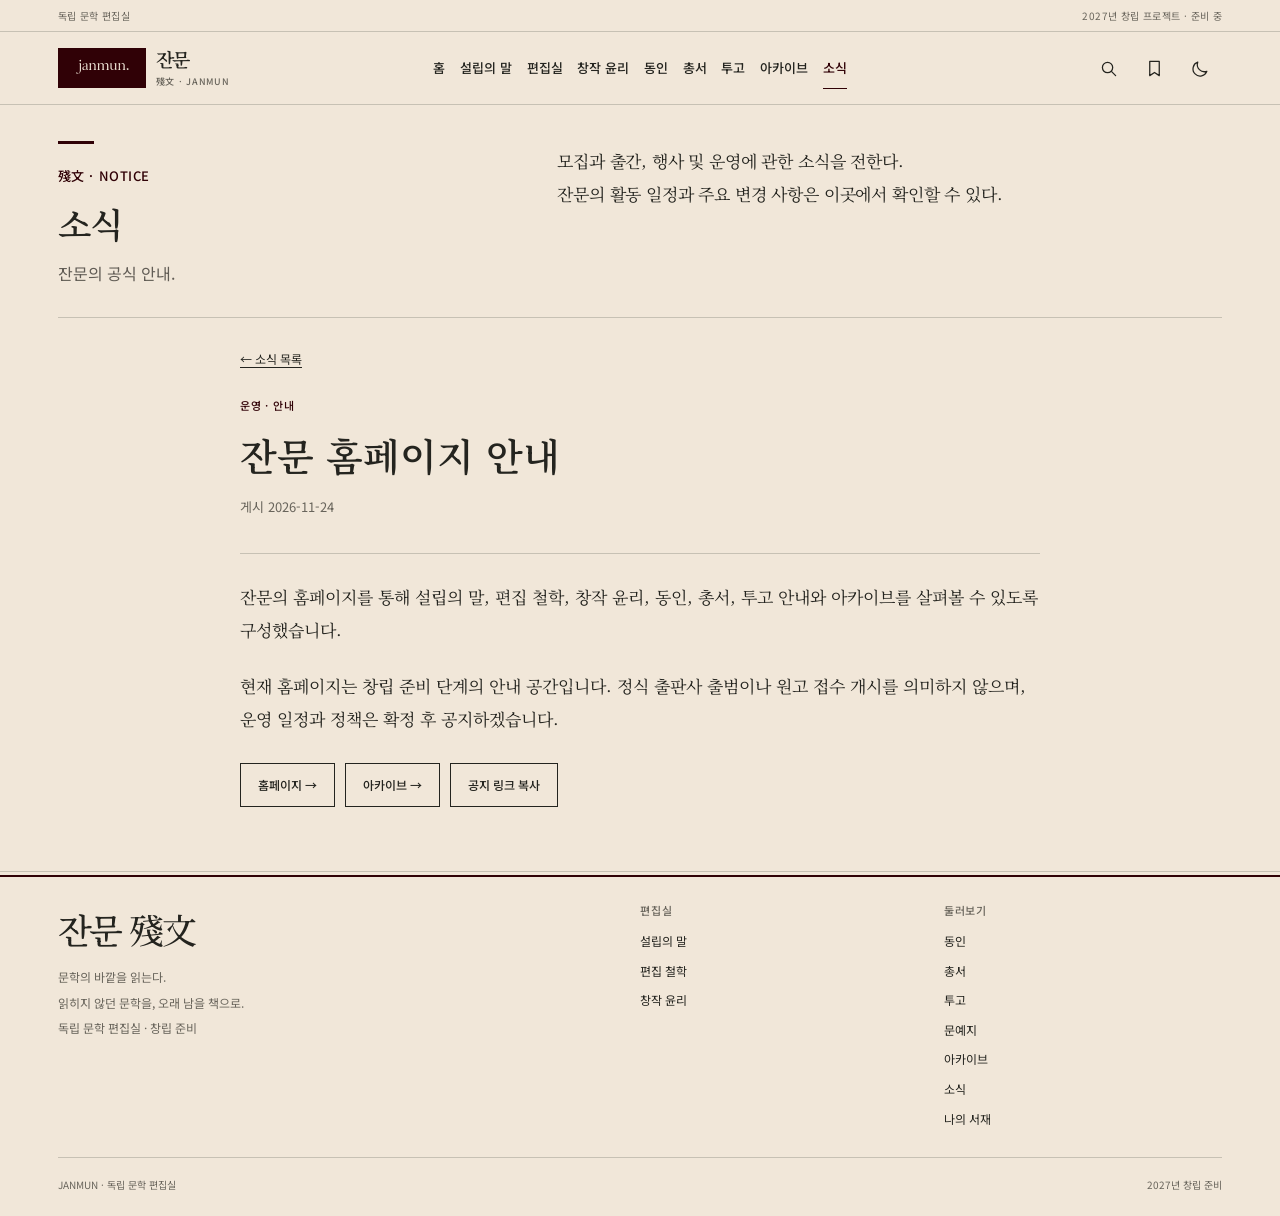
<file: news/website/index.html>
<!doctype html>
<html lang="ko" data-theme="light" data-site-root="../../" data-start-route="news/website">
  <head>
    <meta charset="utf-8">
    <meta name="viewport" content="width=device-width,initial-scale=1,viewport-fit=cover">
    <meta name="theme-color" content="#f1e7d9">
    <link rel="icon" type="image/svg+xml" href="../../assets/janmun-mark.svg">
    <link rel="stylesheet" href="../../css/style.css?v=1.0.2">
    <script src="../../js/news-data.js?v=0.9.9" defer></script>
    <script src="../../js/main.js?v=1.1.1" defer></script>
    <!-- JANMUN SEO BEGIN -->
    <title>잔문 홈페이지 안내 | 잔문 殘文</title>
    <meta name="description" content="잔문의 홈페이지를 통해 설립의 말, 편집 철학, 창작 윤리, 동인, 총서, 투고 안내와 아카이브를 살펴볼 수 있도록 구성했습니다.">
    <link rel="canonical" href="https://janmun-editorial.github.io/news/website/">
    <meta name="robots" content="index, follow">
    <meta property="og:type" content="article">
    <meta property="og:site_name" content="잔문 殘文">
    <meta property="og:locale" content="ko_KR">
    <meta property="og:title" content="잔문 홈페이지 안내 | 잔문 殘文">
    <meta property="og:description" content="잔문의 홈페이지를 통해 설립의 말, 편집 철학, 창작 윤리, 동인, 총서, 투고 안내와 아카이브를 살펴볼 수 있도록 구성했습니다.">
    <meta property="og:url" content="https://janmun-editorial.github.io/news/website/">
    <meta property="og:image" content="https://janmun-editorial.github.io/assets/share.png">
    <meta property="og:image:width" content="1200">
    <meta property="og:image:height" content="630">
    <meta property="og:image:alt" content="잔문 편집실 로고">
    <meta name="twitter:card" content="summary_large_image">
    <meta name="twitter:title" content="잔문 홈페이지 안내 | 잔문 殘文">
    <meta name="twitter:description" content="잔문의 홈페이지를 통해 설립의 말, 편집 철학, 창작 윤리, 동인, 총서, 투고 안내와 아카이브를 살펴볼 수 있도록 구성했습니다.">
    <meta name="twitter:image" content="https://janmun-editorial.github.io/assets/share.png">
    <meta property="article:published_time" content="2026-11-24">
    <script type="application/ld+json">{"@context":"https://schema.org","@type":"WebPage","name":"잔문 홈페이지 안내 | 잔문 殘文","description":"잔문의 홈페이지를 통해 설립의 말, 편집 철학, 창작 윤리, 동인, 총서, 투고 안내와 아카이브를 살펴볼 수 있도록 구성했습니다.","url":"https://janmun-editorial.github.io/news/website/","inLanguage":"ko","isPartOf":{"@id":"https://janmun-editorial.github.io/#website"}}</script>
    <!-- JANMUN SEO END -->
  </head>
  <body>
    <a class="skip" href="#main">본문 바로가기</a>
    <div class="progress" aria-hidden="true">
    </div>
    <div class="utility">
      <div class="shell">
        <span>독립 문학 편집실</span><span>2027년 창립 프로젝트 · 준비 중</span>
      </div>
    </div>
    <header class="mast">
      <div class="shell mast-in">
        <a class="brand" href="../../" data-route-link="home" aria-label="잔문 홈"><img class="brand-mark" src="../../assets/janmun-mark.svg" alt="" width="43" height="43"><span class="brand-text">잔문<small>殘文 · JANMUN</small></span></a>
        <nav class="nav" id="navigation" aria-label="주 메뉴">
          <a href="../../" data-route-link="home">홈</a>
          <a href="../../about/" data-route-link="about">설립의 말</a>
          <a href="../../editorial/" data-route-link="editorial">편집실</a>
          <a href="../../ethics/" data-route-link="ethics">창작 윤리</a>
          <a href="../../members/" data-route-link="members">동인</a>
          <a href="../../books/" data-route-link="books">총서</a>
          <a href="../../submission/" data-route-link="submission">투고</a>
          <a href="../../archive/" data-route-link="archive">아카이브</a>
          <a href="../../news/" data-route-link="news">소식</a>
        </nav>
        <div class="tools">
          <button class="iconbtn" id="search-open" aria-label="글 검색" title="글 검색"><svg viewBox="0 0 24 24"><circle cx="10.8" cy="10.8" r="6.5"/><path d="m16 16 5 5"/></svg></button>
          <a class="iconbtn" href="../../saved/" data-route-link="saved" aria-label="나의 서재" title="나의 서재"><svg viewBox="0 0 24 24"><path d="M6 3h12v18l-6-4-6 4z"/></svg></a>
          <button class="iconbtn" id="theme" aria-label="화면 테마 전환" aria-pressed="false" title="어두운 화면"><svg viewBox="0 0 24 24"><path d="M20 15.5A9 9 0 0 1 8.5 4 9 9 0 1 0 20 15.5Z"/></svg></button>
          <button class="iconbtn mobile" id="mobile" aria-label="메뉴 열기" aria-controls="navigation" aria-expanded="false"><svg viewBox="0 0 24 24"><path d="M3 6h18M3 12h18M3 18h18"/></svg></button>
        </div>
      </div>
    </header>
    <main id="main" tabindex="-1">
      <!-- Home: editorial masthead, lead essay and contents -->
      <template data-janmun-view="home">
      <section class="view shell" id="page-home" hidden>
        <div class="edition-line">
          <span>독립 문학 편집실</span>
          <span class="edition-center">문학의 바깥을 읽는다.</span>
          <span>창립 준비 · 2027</span>
        </div>
        <div class="front-masthead">
          <h1 class="front-title">잔문<span>殘文</span></h1>
          <div class="front-imprint">
            <span>JANMUN</span>
            <span>독립 문학 편집실</span>
          </div>
        </div>

        <section class="front-feature" aria-labelledby="lead-title">
          <figure class="front-art">
            <div class="founding-plate" role="group" aria-label="잔문의 창립 표제">
              <div class="founding-plate-header">
                <span>殘文</span><span>창립 문서 01</span>
              </div>
              <div class="founding-plate-body">
                <div class="founding-characters" aria-label="미독">
                  <span aria-hidden="true">未</span><span aria-hidden="true">讀</span>
                </div>
                <p class="founding-note"><span>아직</span><span>읽히지</span><span>않은 글.</span></p>
              </div>
              <div class="founding-plate-footer">
                <p>그렇게 만든 책이 누군가의 책장에 오래 남아 있기를 바란다.</p>
                <span class="founding-seal" aria-hidden="true">殘</span>
              </div>
            </div>
            <figcaption><span>미독 未讀</span><span>잔문 편집 그래픽 01</span></figcaption>
          </figure>
          <div class="front-copy">
            <div class="front-kicker"><span>창립 문서</span><span>01 / 04</span></div>
            <h2 id="lead-title">읽히지 않던 문학을, 오래 남을 책으로.</h2>
            <p>잔문은 소설을 읽고, 다듬고, 책으로 만드는 작은 문학 편집실이다.</p>
            <div class="front-actions">
              <a class="primary" href="../../about/" data-route-link="about">설립의 말 읽기 <span aria-hidden="true">↗</span></a>
              <a class="textlink" href="../../archive/?category=journal" data-route-link="journal">문예지 둘러보기 →</a>
            </div>
          </div>
        </section>

        <div class="home-notice"><span class="eyebrow">편집실 소식</span><a href="../../news/founding/" data-route-link="news/founding">잔문은 창립을 준비하고 있다. <span aria-hidden="true">→</span></a></div>
        <div class="resume" id="resume" hidden>
          <div><span class="eyebrow">마지막으로 읽은 글</span><a id="resume-link" href="../../archive/" data-route-link="archive"></a></div>
          <button id="resume-clear" type="button">기록 지우기</button>
        </div>

        <div class="front-index">
          <section class="front-contents" aria-labelledby="contents-title">
            <div class="section-top">
              <div><span class="eyebrow">창립 문서 01—04</span><h2 id="contents-title">잔문의 목차</h2></div>
              <a class="textlink" href="../../archive/" data-route-link="archive">전체 보기 ↗</a>
            </div>
            <div class="entry-grid">
              <a class="entry" href="../../about/" data-route-link="about"><span class="entry-no">01</span><h3>설립의 말</h3><p>문학의 바깥을 읽는 이유<span class="entry-detail" data-entry-meta="about"></span></p><span class="entry-arrow" aria-hidden="true">↗</span></a>
              <a class="entry" href="../../editorial/" data-route-link="editorial"><span class="entry-no">02</span><h3>편집 철학</h3><p>무엇을 남길 것인가.<span class="entry-detail" data-entry-meta="editorial"></span></p><span class="entry-arrow" aria-hidden="true">↗</span></a>
              <a class="entry" href="../../ethics/" data-route-link="ethics"><span class="entry-no">03</span><h3>창작 윤리</h3><p>완벽함이 아니라 정직함.<span class="entry-detail" data-entry-meta="ethics"></span></p><span class="entry-arrow" aria-hidden="true">↗</span></a>
              <a class="entry" href="../../members/" data-route-link="members"><span class="entry-no">04</span><h3>잔문 동인</h3><p>서로의 가장 이른 독자이자, 가장 오래 남는 독자로.<span class="entry-detail" data-entry-meta="members"></span></p><span class="entry-arrow" aria-hidden="true">↗</span></a>
            </div>
          </section>
          <aside class="front-margin">
            <span class="eyebrow">문장 하나</span>
            <blockquote id="front-quote">무엇을 남길 것인가.</blockquote>
            <a id="front-quote-source" href="../../editorial/" data-route-link="editorial">편집 철학</a>
            <button class="quiet-button" type="button" id="next-quote">다른 문장 <span aria-hidden="true">↻</span></button>
          </aside>
        </div>

        <section class="front-projects" aria-labelledby="project-title">
          <div class="section-top">
            <div><span class="eyebrow">2027년 창립 프로젝트</span><h2 id="project-title">만들어 가는 것들</h2></div>
          </div>
          <div class="project-grid">
            <a class="project" href="../../archive/?category=journal" data-route-link="journal"><span class="eyebrow">01 · 문예지</span><h3>아직 읽히지 않은 글.</h3><p>단편과 엽편, 창작의 기록을 발표할 공간.</p><span class="project-link">문예지 ↗</span></a>
            <a class="project" href="../../members/" data-route-link="members"><span class="eyebrow">02 · 동인</span><h3>서로의 첫 독자로.</h3><p>정기 모집으로 함께하는 소규모 온라인 문학 공동체.</p><span class="project-link">동인 소개 ↗</span></a>
            <a class="project" href="../../books/" data-route-link="books"><span class="eyebrow">03 · 총서</span><h3>한 권씩, 오래 남을 문학을.</h3><p>첫 공동 소설집을 준비하고 있다.</p><span class="project-link">총서 보기 ↗</span></a>
          </div>
        </section>
        <div class="front-invitation"><div><span class="eyebrow">창작자에게</span><h2>당신의 글을 기다리는 곳.</h2><p>현재 원고 접수와 동인 모집을 준비하고 있다.</p></div><a href="../../submission/" data-route-link="submission" class="outline">투고 안내 읽기 ↗</a></div>
      </section>
      </template>
      <template data-janmun-view="about">
      <section class="view shell reading" id="page-about" hidden>
        <div class="crumb">
          <a href="../../" data-route-link="home">잔문</a> / <a href="../../archive/" data-route-link="archive">아카이브</a> / 설립의 말
        </div>
        <div class="reader-grid">
          <article class="editorial-spread">
            <header class="article-head editorial-heading">
              <p class="eyebrow">잔문 · 창립 문서 01</p>
              <h1>설립의 말</h1>
              <p>문학의 바깥을 읽는 이유</p>
              <div class="reading-meta">
                <span data-reading-time="about"></span><span data-reading-status="about"></span>
              </div>
            </header>
            <div class="prose editorial-copy">
              <p>잔문은 소설을 읽고, 다듬고, 책으로 만드는 작은 문학 편집실이다.</p>
              <p>우리는 작가가 어떤 이력을 가졌는지보다 어떤 글을 쓰는지에 관심이 있다. 인공지능을 활용한 글도, 혼자 힘으로 완성한 글도 그 자체로 읽고자 한다. 창작의 방식은 저마다 다를 수 있지만, 자신의 글을 대하는 태도만큼은 중요하게 생각한다.</p>
              <p>완성된 원고뿐 아니라 아직 고쳐 쓸 여지가 있는 글에도 관심을 기울인다. 작가가 쓰고 싶었던 이야기를 함께 고민하고, 그 사람의 문장을 잃지 않는 방향으로 작품을 다듬고 싶다.</p>
              <p>많은 책을 만드는 것보다 한 권의 책을 제대로 만드는 일에 마음을 둔다.</p>
              <p>그렇게 만든 책이 누군가의 책장에 오래 남아 있기를 바란다.</p>
              <p><strong>문학의 바깥을 읽는다.</strong></p>
              <p>잔문 殘文</p>
            </div>
            <div class="annotation-area">
              <div class="annotation-head"><h2>읽고 남기기</h2><span class="muted">나만의 비공개 기록</span></div>
              <p class="muted">본문의 문장을 선택하거나 아래 버튼으로 문단을 골라 저장하세요.</p>
              <div class="actions"><button class="outline" type="button" data-collect="about">문장 수집</button><button class="outline" type="button" data-note-open="about">독서 메모 쓰기</button><a class="textlink" href="../../saved/" data-route-link="saved">나의 서재 ↗</a></div>
              <div class="note-editor" data-note-editor="about" hidden><label>이 글에 대한 메모<textarea rows="4" maxlength="3000" data-note-text="about" placeholder="읽으며 남은 생각을 적어 보세요."></textarea></label><div class="actions"><button class="primary" type="button" data-note-save="about">메모 저장</button><button class="outline" type="button" data-note-close="about">닫기</button></div></div>
            </div>
            <div class="reader-end-controls">
              <button class="outline" type="button" data-read="about" aria-pressed="false">읽음 표시</button><button class="outline" type="button" data-print>인쇄 / PDF 저장</button>
            </div>
            <div class="next-reading">
              <a href="../../" data-route-link="home"><small>← 처음으로</small>잔문</a><a href="../../editorial/" data-route-link="editorial"><small>다음 글 →</small>편집 철학</a>
            </div>
            <div class="article-end">
              <span>殘</span><a href="../../archive/" data-route-link="archive">모든 글 보기 ↗</a>
            </div>
          </article>
        </div>
      </section>
      </template>
      <template data-janmun-view="editorial">
      <section class="view shell reading" id="page-editorial" hidden>
        <div class="crumb">
          <a href="../../" data-route-link="home">잔문</a> / <a href="../../archive/" data-route-link="archive">아카이브</a> / 편집 철학
        </div>
        <div class="reader-grid">
          <article class="editorial-spread">
            <header class="article-head editorial-heading">
              <p class="eyebrow">잔문 · 창립 문서 02</p>
              <h1>편집 철학</h1>
              <p>무엇을 남길 것인가.</p>
              <div class="reading-meta">
                <span data-reading-time="editorial"></span><span data-reading-status="editorial"></span>
              </div>
            </header>
            <div class="prose editorial-copy">
              <p>잔문은 익숙한 것을 낯설게 바라보는 소설에 관심이 있다.</p>
              <p>특별한 사건이 있어야 좋은 이야기가 되는 것은 아니다. 오래 함께 살아온 사람을 문득 이해할 수 없게 되는 순간이나, 무심코 지나친 일에서 이전과 다른 의미를 발견하는 일도 충분히 소설이 될 수 있다.</p>
              <p>우리는 작품이 다루는 소재보다 그것을 바라보는 작가의 시선을 중요하게 생각한다.</p>
              <p>원고를 살필 때에는 문장의 정확성, 인물의 개연성, 이야기의 구조를 함께 검토한다. 다만 모든 문장이 매끄러워야 한다고 생각하지는 않는다. 작품의 결함과 작가의 개성을 구분하는 것 역시 편집의 몫이기 때문이다.</p>
              <p>고쳐야 할 문장과 고치지 말아야 할 문장 사이에서 충분히 고민한다.</p>
              <p>잔문이라는 이름에는 그러한 뜻도 담겨 있다.</p>
              <p>무엇을 남길 것인가.</p>
              <p>우리가 원고를 읽으며 가장 오래 생각하는 질문이다.</p>
            </div>
            <div class="annotation-area">
              <div class="annotation-head"><h2>읽고 남기기</h2><span class="muted">나만의 비공개 기록</span></div>
              <p class="muted">본문의 문장을 선택하거나 아래 버튼으로 문단을 골라 저장하세요.</p>
              <div class="actions"><button class="outline" type="button" data-collect="editorial">문장 수집</button><button class="outline" type="button" data-note-open="editorial">독서 메모 쓰기</button><a class="textlink" href="../../saved/" data-route-link="saved">나의 서재 ↗</a></div>
              <div class="note-editor" data-note-editor="editorial" hidden><label>이 글에 대한 메모<textarea rows="4" maxlength="3000" data-note-text="editorial" placeholder="읽으며 남은 생각을 적어 보세요."></textarea></label><div class="actions"><button class="primary" type="button" data-note-save="editorial">메모 저장</button><button class="outline" type="button" data-note-close="editorial">닫기</button></div></div>
            </div>
            <div class="reader-end-controls">
              <button class="outline" type="button" data-read="editorial" aria-pressed="false">읽음 표시</button><button class="outline" type="button" data-print>인쇄 / PDF 저장</button>
            </div>
            <div class="next-reading">
              <a href="../../about/" data-route-link="about"><small>← 이전 글</small>설립의 말</a><a href="../../ethics/" data-route-link="ethics"><small>다음 글 →</small>창작 윤리</a>
            </div>
            <div class="article-end">
              <span>殘</span><a href="../../archive/" data-route-link="archive">모든 글 보기 ↗</a>
            </div>
          </article>
        </div>
      </section>
      </template>
      <template data-janmun-view="ethics">
      <section class="view shell reading" id="page-ethics" hidden>
        <div class="crumb">
          <a href="../../" data-route-link="home">잔문</a> / <a href="../../archive/" data-route-link="archive">아카이브</a> / 창작 윤리
        </div>
        <div class="reader-grid">
          <article class="editorial-spread">
            <header class="article-head editorial-heading">
              <p class="eyebrow">잔문 · 창립 문서 03</p>
              <h1>창작 윤리</h1>
              <p>완벽함이 아니라 정직함.</p>
              <div class="reading-meta">
                <span data-reading-time="ethics"></span><span data-reading-status="ethics"></span>
              </div>
            </header>
            <div class="prose editorial-copy">
              <p>창작의 방식은 저마다 다르지만, 작품에 대한 책임까지 달라지는 것은 아니다.</p>
              <p>잔문은 인공지능의 활용을 창작의 결격 사유로 삼지 않는다. 다만 사용한 도구와 그 개입 범위를 사실대로 밝히고, 타인의 저작물과 권리를 존중하는 것을 기본으로 삼는다.</p>
              <p>우리는 모든 문장을 직접 작성했다는 사실만으로 창작의 주체성이 증명된다고 생각하지 않는다. 무엇을 받아들이고 무엇을 거절했는지, 어떤 판단을 거쳐 작품을 완성했는지 역시 창작의 일부다.</p>
              <p>그러나 도구의 도움을 받았다는 사실이 작품의 결함이나 윤리적 문제에 대한 면책 사유가 될 수는 없다. 최종 원고에 대한 판단과 책임은 창작자에게 있다.</p>
              <p>창작의 과정을 숨기지 않는다.<br>타인의 것을 자신의 것으로 내놓지 않는다.<br>자신이 완성한 작품에 책임을 진다.</p>
              <p>잔문이 창작자에게 바라는 것은 완벽함이 아니라 정직함이다.</p>
            </div>
            <div class="annotation-area">
              <div class="annotation-head"><h2>읽고 남기기</h2><span class="muted">나만의 비공개 기록</span></div>
              <p class="muted">본문의 문장을 선택하거나 아래 버튼으로 문단을 골라 저장하세요.</p>
              <div class="actions"><button class="outline" type="button" data-collect="ethics">문장 수집</button><button class="outline" type="button" data-note-open="ethics">독서 메모 쓰기</button><a class="textlink" href="../../saved/" data-route-link="saved">나의 서재 ↗</a></div>
              <div class="note-editor" data-note-editor="ethics" hidden><label>이 글에 대한 메모<textarea rows="4" maxlength="3000" data-note-text="ethics" placeholder="읽으며 남은 생각을 적어 보세요."></textarea></label><div class="actions"><button class="primary" type="button" data-note-save="ethics">메모 저장</button><button class="outline" type="button" data-note-close="ethics">닫기</button></div></div>
            </div>
            <div class="reader-end-controls">
              <button class="outline" type="button" data-read="ethics" aria-pressed="false">읽음 표시</button><button class="outline" type="button" data-print>인쇄 / PDF 저장</button>
            </div>
            <div class="next-reading">
              <a href="../../editorial/" data-route-link="editorial"><small>← 이전 글</small>편집 철학</a><a href="../../members/" data-route-link="members"><small>다음 글 →</small>잔문 동인</a>
            </div>
            <div class="article-end">
              <span>殘</span><a href="../../archive/" data-route-link="archive">모든 글 보기 ↗</a>
            </div>
          </article>
        </div>
      </section>
      </template>
      <template data-janmun-view="members">
      <section class="view shell reading" id="page-members" hidden>
        <div class="crumb">
          <a href="../../" data-route-link="home">잔문</a> / <a href="../../archive/" data-route-link="archive">아카이브</a> / 잔문 동인
        </div>
        <div class="reader-grid">
          <article class="editorial-spread">
            <header class="article-head editorial-heading">
              <p class="eyebrow">잔문 · 창립 문서 04</p>
              <h1>잔문 동인</h1>
              <p>서로의 가장 이른 독자이자, 가장 오래 남는 독자로.</p>
              <div class="reading-meta">
                <span data-reading-time="members"></span><span data-reading-status="members"></span>
              </div>
            </header>
            <div class="prose editorial-copy">
              <p>잔문 동인은 각자의 작품을 쓰고 서로의 문학을 읽는 창작 공동체다.</p>
              <p>정기 모집을 통해 소규모로 구성하며, 온라인을 중심으로 활동한다. 서로의 원고에 충분한 시간을 들이고 지속적인 대화를 나눌 수 있는 규모를 지향한다.</p>
              <p>주요 활동은 원고 합평과 작품 연구, 문학에 관한 토론이다. 완성된 작품은 물론 아직 방향을 찾지 못한 원고도 함께 살핀다. 그 과정에서 발전한 작품을 문예지와 공동 소설집으로 선보이고자 한다.</p>
              <p>서로의 문학적 취향이 같을 필요는 없다. 같은 작품을 읽고 다른 이야기를 나눌 수 있다는 것 역시 함께 읽는 이유 중 하나다.</p>
              <p>합평에서는 막연한 칭찬보다 구체적인 감상을 나눈다. 타인의 문장을 자신의 취향에 맞추기보다 그 문장이 가진 가능성을 살핀다.</p>
              <p>등단이나 출간 경력은 참여의 조건이 아니다. 꾸준히 쓰고 읽으며, 자신의 작품만큼 타인의 작품에도 시간을 내어 줄 수 있는 사람과 함께하고 싶다.</p>
              <p>서로의 가장 이른 독자이자, 가장 오래 남는 독자로.</p>
              <p>잔문 殘文</p>
            </div>
            <div class="annotation-area">
              <div class="annotation-head"><h2>읽고 남기기</h2><span class="muted">나만의 비공개 기록</span></div>
              <p class="muted">본문의 문장을 선택하거나 아래 버튼으로 문단을 골라 저장하세요.</p>
              <div class="actions"><button class="outline" type="button" data-collect="members">문장 수집</button><button class="outline" type="button" data-note-open="members">독서 메모 쓰기</button><a class="textlink" href="../../saved/" data-route-link="saved">나의 서재 ↗</a></div>
              <div class="note-editor" data-note-editor="members" hidden><label>이 글에 대한 메모<textarea rows="4" maxlength="3000" data-note-text="members" placeholder="읽으며 남은 생각을 적어 보세요."></textarea></label><div class="actions"><button class="primary" type="button" data-note-save="members">메모 저장</button><button class="outline" type="button" data-note-close="members">닫기</button></div></div>
            </div>
            <div class="reader-end-controls">
              <button class="outline" type="button" data-read="members" aria-pressed="false">읽음 표시</button><button class="outline" type="button" data-print>인쇄 / PDF 저장</button>
            </div>
            <div class="next-reading">
              <a href="../../ethics/" data-route-link="ethics"><small>← 이전 글</small>창작 윤리</a><a href="../../books/" data-route-link="books"><small>다음으로 →</small>잔문 총서</a>
            </div>
            <div class="article-end">
              <span>殘</span><a href="../../archive/" data-route-link="archive">모든 글 보기 ↗</a>
            </div>
          </article>
        </div>
      </section>
      </template>
      <template data-janmun-view="archive">
      <section class="view shell" id="page-archive" hidden>
        <div class="archive-intro editorial-spread">
          <header class="archive-heading editorial-heading">
            <span class="archive-rule" aria-hidden="true"></span>
            <span class="eyebrow">殘文 · 文學記錄</span>
            <h1>아카이브</h1>
            <p>문학이 만들어지고 남겨진 자리.</p>
          </header>
          <div class="archive-intro-copy editorial-copy">
            <p>잔문의 창립 문서부터 작가의 작품, 편집 과정과 문학에 관한 대화까지. 한 편의 글이 완성되기까지의 시간과 그 이후에 남겨진 기록을 모은다.</p>
            <p>잔문이 지나온 시간은 이곳에 쌓인다.</p>
          </div>
        </div>
        <div class="page-body archive-body">
          <div class="archive-controls">
            <div class="archive-categories" role="group" aria-label="기록 분류">
              <button type="button" data-archive-category="all" aria-pressed="true">전체<span data-archive-category-count="all"></span></button>
              <button type="button" data-archive-category="founding" aria-pressed="false">창립 문서<span data-archive-category-count="founding"></span></button>
              <button type="button" data-archive-category="journal" aria-pressed="false">문예지<span data-archive-category-count="journal"></span></button>
              <button type="button" data-archive-category="author" aria-pressed="false">작가 기록<span data-archive-category-count="author"></span></button>
              <button type="button" data-archive-category="editing" aria-pressed="false">편집 기록<span data-archive-category-count="editing"></span></button>
              <button type="button" data-archive-category="criticism" aria-pressed="false">문학 비평<span data-archive-category-count="criticism"></span></button>
              <button type="button" data-archive-category="publication" aria-pressed="false">출간 기록<span data-archive-category-count="publication"></span></button>
              <button type="button" data-archive-category="community" aria-pressed="false">공동체 기록<span data-archive-category-count="community"></span></button>
            </div>
            <div class="searchbar archive-search">
              <input type="search" id="archive-query" placeholder="제목·본문·작가 검색" aria-label="아카이브 검색">
              <select id="archive-filter" aria-label="독서 상태"><option value="all">모든 글</option><option value="saved">저장한 글만</option><option value="unread">읽지 않은 글</option><option value="read">읽은 글</option></select>
              <select id="archive-author" aria-label="작가"><option value="all">모든 작가</option></select>
              <select id="archive-year" aria-label="등록 연도"><option value="all">모든 등록 연도</option></select>
              <select id="archive-sort" aria-label="기록 정렬"><option value="number">기록 번호순</option><option value="newest">최근 등록순</option><option value="oldest">오래된 등록순</option></select>
            </div>
          </div>
          <div class="archive-results-head"><div class="archive-count" id="archive-count" aria-live="polite"></div><a class="textlink" href="../../saved/" data-route-link="saved">나의 서재 ↗</a></div>
          <div id="archive-list" class="archive-list"><!-- STATIC archive-list BEGIN --><div class="archive-row"><span class="eyebrow">01</span><a href="../../about/" data-route-link="about"><span class="archive-record-meta">창립 문서 · 잔문 · 등록 2026-11-24</span><h3>설립의 말</h3><p>문학의 바깥을 읽는 이유</p></a></div><div class="archive-row"><span class="eyebrow">02</span><a href="../../editorial/" data-route-link="editorial"><span class="archive-record-meta">창립 문서 · 잔문 · 등록 2026-11-24</span><h3>편집 철학</h3><p>무엇을 남길 것인가.</p></a></div><div class="archive-row"><span class="eyebrow">03</span><a href="../../ethics/" data-route-link="ethics"><span class="archive-record-meta">창립 문서 · 잔문 · 등록 2026-11-24</span><h3>창작 윤리</h3><p>완벽함이 아니라 정직함.</p></a></div><div class="archive-row"><span class="eyebrow">04</span><a href="../../members/" data-route-link="members"><span class="archive-record-meta">창립 문서 · 잔문 · 등록 2026-11-24</span><h3>잔문 동인</h3><p>서로의 가장 이른 독자이자, 가장 오래 남는 독자로.</p></a></div><!-- STATIC archive-list END --></div>
          <div class="archive-empty-actions" id="archive-empty-actions" hidden><a class="outline" href="../../submission/" data-route-link="submission">투고 안내 →</a></div>
          <p class="archive-footnote">기록의 등록일은 아카이브에 수록한 날짜이며, 최초 집필일이나 발표일과 다를 수 있다. 작가의 미공개 원고와 합평·편집 기록은 동의를 얻은 경우에만 공개한다.</p>
        </div>
      </section>
      </template>
      <template data-janmun-view="saved">
      <section class="view shell" id="page-saved" hidden>
        <div class="editorial-spread library-intro">
          <header class="editorial-heading">
            <span class="editorial-rule" aria-hidden="true"></span>
            <span class="eyebrow">나의 독서 기록</span>
            <h1>나의 서재</h1>
          </header>
          <div class="editorial-copy"><p>읽고, 남기고, 다시 펼쳐 보는 곳. 기록은 이 브라우저에만 저장됩니다.</p></div>
        </div>
        <div class="page-body">
          <div class="library-summary" aria-label="서재 현황">
            <div><strong id="save-count">0</strong><span>저장한 글</span></div>
            <div><strong id="finished-count">0</strong><span>읽은 글</span></div>
            <div><strong id="quote-count">0</strong><span>수집한 문장</span></div>
            <div><strong id="note-count">0</strong><span>독서 메모</span></div>
          </div>
          <div class="library-tabs" role="group" aria-label="서재 분류">
            <button type="button" data-library-tab="saved" aria-pressed="true">보관함</button>
            <button type="button" data-library-tab="quotes" aria-pressed="false">문장 수집</button>
            <button type="button" data-library-tab="notes" aria-pressed="false">독서 메모</button>
            <button type="button" data-library-tab="history" aria-pressed="false">읽은 기록</button>
          </div>
          <div id="library-saved" class="library-panel"><div class="archive-list" id="saved-list"></div><p><a class="outline" href="../../archive/" data-route-link="archive">다른 글 찾기 →</a></p></div>
          <div id="library-quotes" class="library-panel" hidden><div id="quote-list" class="archive-list"></div></div>
          <div id="library-notes" class="library-panel" hidden><div id="note-list" class="archive-list"></div></div>
          <div id="library-history" class="library-panel" hidden><div id="history-list" class="archive-list"></div></div>
          <div class="library-export"><p class="muted">기기를 바꾸거나 브라우저 데이터를 삭제하기 전에 기록을 파일로 보관하세요.</p><button type="button" class="outline" id="library-export">서재 기록 내려받기 ↓</button></div>
        </div>
      </section>
      </template>
      <template data-janmun-view="books">
      <section class="view shell" id="page-books" hidden>
        <div class="series-intro editorial-spread">
          <header class="series-heading editorial-heading">
            <span class="series-rule" aria-hidden="true"></span>
            <span class="eyebrow">출간 준비</span>
            <h1>잔문 총서</h1>
            <p>한 권씩, 오래 남을 문학을.</p>
          </header>
          <div class="prose series-copy editorial-copy">
            <p>잔문 총서는 서로 다른 작가의 문학을 한 권씩 엮어 가는 출간 프로젝트다.</p>
            <p>단편소설집과 공동 소설집을 중심으로 시작하되, 작품에 따라 책의 형태와 구성을 달리하고자 한다. 한 권의 책이 가진 고유한 성격을 존중하며, 정해진 형식에 작품을 맞추지 않는다.</p>
            <p>원고의 선정부터 편집, 표지와 지면의 구성까지 작품을 읽는 경험의 일부라고 생각한다. 내용과 형식이 서로 어긋나지 않는 책을 만들고 싶다.</p>
            <p>출간의 수나 속도에 얽매이지 않는다. 각자의 작품에 필요한 시간을 들이고, 충분한 편집을 거쳐 독자에게 건넨다.</p>
            <p>잔문의 책이 책장에 꽂힌 뒤에도 몇 번쯤 다시 펼쳐지는 책이기를 바란다.</p>
            <p>한 권씩, 오래 남을 문학을.</p>
            <p>잔문 殘文</p>
          </div>
        </div>
        <div class="section-top"><h2>첫 출간 프로젝트</h2><span class="muted">기획 단계</span></div>
        <div class="page-body book-layout">
          <div class="book-cover" aria-label="첫 공동 소설집 표지 콘셉트, 제목 미정">
            <span>殘文 · 공동선 001 / 기획 시안</span><strong>잔문 공동선</strong><span>첫 번째 소설집 · 제목 미정</span>
          </div>
          <div class="book-info">
            <span class="status">출간 기획 중</span>
            <h2>첫 번째 공동 소설집</h2>
            <p>서로 다른 작가의 엽편과 단편을 한 권으로 엮는 첫 번째 프로젝트다. 작품의 완성도를 중심으로 원고를 선정하며, 제목과 수록작은 아직 확정되지 않았다.</p>
            <dl class="facts">
              <dt>출간 목표</dt><dd>2027년 하반기 (안)</dd>
              <dt>구성</dt><dd>엽편·단편소설</dd>
              <dt>출간 형태</dt><dd>종이책 중심 · 전자책 병행 계획</dd>
              <dt>작가</dt><dd>모집 전</dd>
              <dt>판매</dt><dd>미정 · 예약 접수 없음</dd>
            </dl>
            <a class="outline" href="../../members/" data-route-link="members">잔문 동인에 관하여 →</a>
          </div>
        </div>
        <div class="section-top"><h2>총서의 구성</h2><span class="muted">기획 분류</span></div>
        <div class="page-body">
          <p>공동선과 소설선을 중심으로 시작하고, 작품과 운영 여건에 따라 다른 시리즈를 확장할 계획이다.</p>
          <dl class="facts">
            <dt>잔문 소설선</dt><dd>개인 단편·중편 소설집</dd>
            <dt>잔문 공동선</dt><dd>여러 작가의 공동 소설집</dd>
            <dt>잔문 엽편선</dt><dd>짧은 소설을 엮은 작품집</dd>
            <dt>잔문 문고</dt><dd>작은 판형의 문학 시리즈</dd>
            <dt>잔문 특별판</dt><dd>작품의 특성에 따른 별도 기획</dd>
          </dl>
          <p class="muted">현재 출간된 도서는 없으며, 세부 출간 일정은 확정 후 소식에서 안내한다.</p>
          <a class="outline" href="../../news/" data-route-link="news">잔문 소식 →</a>
        </div>
      </section>
      </template>
      <template data-janmun-view="submission">
      <section class="view shell" id="page-submission" hidden>
        <div class="editorial-spread submission-intro">
          <header class="editorial-heading">
            <span class="editorial-rule" aria-hidden="true"></span>
            <span class="eyebrow">접수 준비</span>
            <h1>투고</h1>
            <p>창작의 방식을 숨기지 않고도 작품을 건넬 수 있는 곳.</p>
          </header>
          <div class="editorial-copy">
            <span class="status">현재 모집 및 원고 접수 준비 중</span>
            <p class="recruit-note">동인 및 작가 모집 일정, 원고 제출 방법, 세부 심사 기준은 확정 후 이 페이지에서 공개합니다.</p>
          </div>
        </div>
        <div class="submission-faq-layout">
          <div class="faq-nav">
            <span class="eyebrow">투고 안내 · Q&amp;A</span>
            <h2>투고에 관하여</h2>
            <p>투고 전에 궁금한 사항을 확인하세요. 세부 접수 기준은 모집 공고에서 확정합니다.</p>
            <div class="faq-filters" role="group" aria-label="질문 분류">
              <button type="button" data-faq-filter="all" aria-pressed="true">전체</button>
              <button type="button" data-faq-filter="eligibility" aria-pressed="false">투고 자격</button>
              <button type="button" data-faq-filter="ai" aria-pressed="false">AI 활용</button>
              <button type="button" data-faq-filter="review" aria-pressed="false">심사 및 편집</button>
              <button type="button" data-faq-filter="rights" aria-pressed="false">비용 및 권리</button>
              <button type="button" data-faq-filter="apply" aria-pressed="false">접수 안내</button>
            </div>
            <p><a class="textlink" href="../../ethics/" data-route-link="ethics">창작 윤리 전문 읽기 ↗</a></p>
          </div>
          <div class="faq" id="submission-faq">
            <section class="faq-group" data-faq-group="eligibility" aria-label="투고 자격">
              <h3>투고 자격</h3>
              <details>
                <summary>누구나 투고할 수 있나요?</summary>
                <div class="faq-answer"><p>등단 여부나 출간 경력에 관계없이 투고할 수 있습니다. 처음 소설을 쓰는 분부터 꾸준히 작품 활동을 이어 온 분까지, 창작자의 이력보다 제출한 작품 자체를 중심으로 검토합니다.</p><p>잔문 동인에 소속되어 있지 않아도 투고할 수 있습니다.</p></div>
              </details>
              <details>
                <summary>어떤 작품을 투고할 수 있나요?</summary>
                <div class="faq-answer"><p>엽편소설과 단편소설을 중심으로 원고를 검토할 예정입니다. 특정한 분위기나 주제를 잔문의 취향에 맞추어 작성할 필요는 없습니다.</p><p>중편 및 장편소설의 접수 여부, 분량과 제출 형식은 모집 공고에서 안내합니다.</p></div>
              </details>
              <details>
                <summary>아직 완성하지 못한 원고도 제출할 수 있나요?</summary>
                <div class="faq-answer"><p>정식 출간 투고는 완결된 원고를 원칙으로 준비하고 있습니다. 완결된 원고라도 수정과 발전 가능성을 함께 검토합니다.</p><p>집필 중인 작품에 대한 지속적인 합평을 원하신다면 잔문 동인 활동을 권장합니다.</p></div>
              </details>
              <details>
                <summary>이미 다른 플랫폼에 공개한 작품도 제출할 수 있나요?</summary>
                <div class="faq-answer"><p>개인 블로그나 브런치 등에서 공개한 작품도 기존 계약 및 권리 관계에 문제가 없다면 검토할 수 있는 방향으로 준비하고 있습니다.</p><p>이전에 공개하거나 출간한 이력은 투고 시 밝혀 주시기 바랍니다. 기발표작의 구체적인 접수 기준은 모집 공고에서 확정합니다.</p></div>
              </details>
            </section>
            <section class="faq-group" data-faq-group="ai" aria-label="AI 활용">
              <h3>AI 활용</h3>
              <details>
                <summary>인공지능을 활용한 작품도 투고할 수 있나요?</summary>
                <div class="faq-answer"><p>가능합니다. 소재 발굴, 자료 조사, 이야기의 구조 설계, 초고 작성, 문장 수정 등 창작 과정에서 인공지능을 활용한 작품도 검토 대상입니다.</p><p>다만 인공지능의 개입 과정과 범위를 사실대로 밝히고, 타인의 권리를 존중하며 최종 원고에 대한 책임을 져야 합니다. 활용 여부만으로 작품의 문학적 가치를 판단하지 않습니다.</p></div>
              </details>
              <details>
                <summary>인공지능 활용 내역은 어느 정도까지 공개해야 하나요?</summary>
                <div class="faq-answer"><p>사용한 도구, 활용 목적, 개입한 창작 단계, 최종 작품에 반영된 범위를 설명해 주시면 됩니다. 단순 교정인지 문장 생성이나 사건 구성에도 활용했는지 구분해 주시기 바랍니다.</p><p>정확한 활용 비율을 산출하기 어려운 경우 창작 과정에서 이루어진 판단과 수정 내용을 구체적으로 설명해 주시기 바랍니다. 세부 제출 양식은 모집 공고에서 안내합니다.</p></div>
              </details>
              <details>
                <summary>인공지능을 사용하지 않은 작품도 투고할 수 있나요?</summary>
                <div class="faq-answer"><p>물론입니다. 인공지능은 잔문의 창작자에게 요구되는 도구가 아닙니다. 어떠한 도구를 사용했는지보다 작품에 담긴 창작자의 시선과 문학적 완성도를 중요하게 생각합니다.</p></div>
              </details>
            </section>
            <section class="faq-group" data-faq-group="review" aria-label="심사 및 편집">
              <h3>심사 및 편집</h3>
              <details>
                <summary>원고는 어떤 기준으로 심사하나요?</summary>
                <div class="faq-answer"><p>작가의 이력이나 인지도보다 작품의 문학적 요소를 중심으로 검토합니다. 모두 완벽한 작품만을 찾는 것은 아니며, 작품마다 가진 강점과 발전 가능성을 종합적으로 살핍니다.</p><ul><li>작품의 독창성과 고유한 시선</li><li>문장의 완성도와 표현의 적절성</li><li>인물과 사건의 개연성</li><li>이야기의 구조와 완결성</li><li>작품의 정서적·사유적 깊이</li><li>편집을 통한 발전 가능성</li></ul></div>
              </details>
              <details>
                <summary>투고하면 어떤 과정을 거치게 되나요?</summary>
                <div class="faq-answer"><p>기본 제출 요건과 창작 윤리 준수 여부를 확인한 뒤 작품에 대한 편집 검토를 진행할 예정입니다. 추가 검토가 필요하면 창작 과정에 대한 질문이나 수정 제안을 드릴 수 있습니다.</p><p>최종 출간 여부는 작품 검토, 출간 여건 및 창작자와의 협의를 거쳐 결정합니다. 투고나 동인 참여 자체가 출간을 보장하지는 않습니다.</p></div>
              </details>
              <details>
                <summary>편집 과정에서 원고가 크게 변경될 수도 있나요?</summary>
                <div class="faq-answer"><p>문장, 인물, 사건 및 이야기의 구조에 관한 수정 의견을 제안할 수 있습니다. 다만 작가의 고유한 문체와 작품의 의도를 존중하며, 주요 수정 사항은 창작자와 협의하여 결정하는 것을 원칙으로 합니다.</p></div>
              </details>
            </section>
            <section class="faq-group" data-faq-group="rights" aria-label="비용 및 권리">
              <h3>비용 및 권리</h3>
              <details>
                <summary>투고하거나 출간할 때 비용이 발생하나요?</summary>
                <div class="faq-answer"><p>투고와 원고 심사는 무료로 진행합니다.</p><p>출간 계약이 성립된 작품의 편집 및 제작 비용은 잔문이 부담하며, 창작자에게 도서 구매를 출간의 조건으로 요구하지 않습니다.</p></div>
              </details>
              <details>
                <summary>출간 후 인세는 어떻게 지급되나요?</summary>
                <div class="faq-answer"><p>판매 실적에 따라 인세를 지급합니다. 구체적인 인세율과 산정 방식, 정산 주기는 출간 계약 체결 전에 안내하고 협의합니다.</p><p>공동 소설집의 경우 참여 작가 간 인세 배분 기준도 사전에 협의합니다. 인공지능 활용 여부에 따른 인세 차등은 두지 않습니다.</p></div>
              </details>
              <details>
                <summary>투고한 작품의 저작권은 어떻게 되나요?</summary>
                <div class="faq-answer"><p>원고를 투고하는 것만으로 저작권이나 출판권이 잔문에 이전되지 않습니다.</p><p>출간이 결정된 경우 출판에 필요한 이용 범위와 계약 기간 등의 조건을 별도로 협의합니다. 미출간 원고를 창작자의 동의 없이 공개하거나 출간하지 않습니다.</p></div>
              </details>
            </section>
            <section class="faq-group" data-faq-group="apply" aria-label="접수 안내">
              <h3>접수 안내</h3>
              <details>
                <summary>심사 결과는 언제 받을 수 있나요?</summary>
                <div class="faq-answer"><p>원고 검토 기간과 결과 안내 방식은 모집 공고에서 안내할 예정입니다. 선정 여부와 관계없이 결과를 안내하는 것을 운영 방향으로 삼되, 모든 원고에 개별적인 비평이나 합평을 제공하는 것은 아닙니다.</p></div>
              </details>
              <details>
                <summary>현재 원고를 제출할 수 있나요?</summary>
                <div class="faq-answer"><p>현재 잔문은 첫 원고 접수와 동인 모집을 준비하고 있습니다. 모집 일정과 접수 방법, 제출 서류 및 세부 심사 기준은 확정 후 홈페이지를 통해 공개합니다.</p><p>현재 제공되는 투고 준비 노트는 개인적인 원고 준비를 위한 기능이며, 작성 내용이 잔문에 전송되지는 않습니다.</p></div>
              </details>
            </section>
          </div>
        </div>
        <div class="section-top"><h2>심사 및 출간 절차</h2><span class="muted">운영 예정</span></div>
        <ol class="submission-steps">
          <li><span class="eyebrow">01</span><h3>원고 접수</h3><p>원고 및 창작 과정 확인</p></li>
          <li><span class="eyebrow">02</span><h3>기본 요건 검토</h3><p>제출 요건과 창작 윤리 확인</p></li>
          <li><span class="eyebrow">03</span><h3>작품 심사</h3><p>문학적 완성도와 가능성 검토</p></li>
          <li><span class="eyebrow">04</span><h3>편집 협의</h3><p>필요한 수정 방향 논의</p></li>
          <li><span class="eyebrow">05</span><h3>출간 결정 및 계약</h3><p>출간 여건·권리·인세 조건 합의</p></li>
          <li><span class="eyebrow">06</span><h3>제작 및 출간</h3><p>교정·교열·디자인·제작</p></li>
        </ol>
        <div class="section-top"><h2>투고 준비</h2><span class="muted">접수 기능 아님</span></div>
        <div class="page-body submission-grid submission-prep">
          <div class="submission-checklist">
              <h2>투고 전 확인할 사항</h2>
              <p class="muted">준비용 목록입니다. 아직 확정된 모집 요강은 아닙니다.</p>
              <label><input type="checkbox"> 원고 제목과 필명 정리</label>
              <label><input type="checkbox"> 작품 소개 작성</label>
              <label><input type="checkbox"> 창작 및 AI 활용 과정 정리</label>
              <label><input type="checkbox"> 인용 문장과 타인의 권리 확인</label>
              <label><input type="checkbox"> 최종 원고 파일 별도 보관</label>
            </div>
          <form class="draft" id="draft-form">
            <h2>투고 준비 노트</h2>
            <p class="muted">접수용이 아닌 개인 준비 양식입니다. 입력 내용은 서버로 전송되지 않습니다. 원고 전문이나 개인정보는 입력하지 마세요.</p>
            <label>필명<input name="name" placeholder="활동 필명" maxlength="80" required></label>
            <label>작품명<input name="title" maxlength="150" required></label>
            <label>분야<select name="genre"><option>단편소설</option><option>엽편소설</option><option>기타</option></select></label>
            <label>AI 활용 방식<textarea name="ai" maxlength="2000" placeholder="어떤 과정에서 어떻게 활용했는지, 또는 활용하지 않았음을 기록하세요."></textarea></label>
            <label>작품 소개<textarea name="intro" maxlength="2000" placeholder="작품에 관한 간단한 소개"></textarea></label>
            <div class="actions">
              <button class="primary" type="submit">초안 파일 내려받기 ↓</button><button class="outline" type="reset">초기화</button>
            </div>
          </form>
        </div>
      </section>
      </template>
      <section class="view shell" id="page-news">
        <div class="notice-intro editorial-spread">
          <header class="notice-heading editorial-heading"><span class="notice-rule" aria-hidden="true"></span><span class="eyebrow">殘文 · NOTICE</span><h1>소식</h1><p>잔문의 공식 안내.</p></header>
          <div class="notice-intro-copy editorial-copy"><p>모집과 출간, 행사 및 운영에 관한 소식을 전한다.<br>잔문의 활동 일정과 주요 변경 사항은 이곳에서 확인할 수 있다.</p></div>
        </div>
        <div class="page-body notice-board" id="news-board" hidden>
          <div class="notice-categories" role="group" aria-label="소식 분류"><button type="button" data-news-category="all" aria-pressed="true">전체</button><button type="button" data-news-category="notice" aria-pressed="false">공지</button><button type="button" data-news-category="members" aria-pressed="false">동인 모집</button><button type="button" data-news-category="submission" aria-pressed="false">원고 모집</button><button type="button" data-news-category="publication" aria-pressed="false">출간</button><button type="button" data-news-category="events" aria-pressed="false">행사</button><button type="button" data-news-category="operations" aria-pressed="false">운영</button></div>
          <div class="notice-search"><input id="news-query" type="search" placeholder="제목 또는 본문 검색" aria-label="소식 검색"><select id="news-status" aria-label="진행 상태"><option value="all">모든 상태</option><option>안내</option><option>준비 중</option><option>미접수</option><option>기획 중</option><option>모집 중</option><option>모집 마감</option><option>종료</option></select></div>
          <div id="news-pinned" class="notice-pinned"><!-- STATIC news-pinned BEGIN --><div class="notice-pin"><span class="eyebrow">중요 공지</span><a class="notice-pin-title" href="../../news/founding/" data-route-link="news/founding">잔문은 창립을 준비하고 있습니다.</a><p>잔문은 소설을 읽고, 다듬고, 책으로 만드는 작은 문학 편집실입니다. 현재 창립 문서와 운영 방향을 정리하고 첫 동인 활동 및 공동 소설집을 기획하고 있습니다.</p><span class="notice-date">2026-11-24</span></div><!-- STATIC news-pinned END --></div>
          <div class="notice-results"><span id="news-count" aria-live="polite"></span><span>최근 등록순</span></div>
          <div class="notice-table-head" aria-hidden="true"><span>분류</span><span>제목</span><span>상태</span><span>게시일</span></div>
          <div id="news-list" class="notice-list"><!-- STATIC news-list BEGIN --><div class="notice-row"><span class="notice-category">운영</span><a class="notice-row-title" href="../../news/website/" data-route-link="news/website">잔문 홈페이지 안내</a><span class="notice-state">안내</span><time class="notice-date" datetime="2026-11-24">2026-11-24</time></div><div class="notice-row"><span class="notice-category">동인 모집</span><a class="notice-row-title" href="../../news/members-preview/" data-route-link="news/members-preview">잔문 동인 모집 사전 안내</a><span class="notice-state">준비 중</span><time class="notice-date" datetime="2026-11-24">2026-11-24</time></div><div class="notice-row"><span class="notice-category">원고 모집</span><a class="notice-row-title" href="../../news/submission-preview/" data-route-link="news/submission-preview">원고 접수에 관한 사전 안내</a><span class="notice-state">미접수</span><time class="notice-date" datetime="2026-11-24">2026-11-24</time></div><div class="notice-row"><span class="notice-category">출간</span><a class="notice-row-title" href="../../news/first-anthology/" data-route-link="news/first-anthology">첫 공동 소설집 기획 안내</a><span class="notice-state">기획 중</span><time class="notice-date" datetime="2026-11-24">2026-11-24</time></div><!-- STATIC news-list END --></div>
          <div id="news-pagination" class="notice-pagination" aria-label="공지 목록 페이지"></div>
        </div>
        <article id="news-detail" class="page-body notice-detail"><a class="textlink" href="../../news/" data-route-link="news">← 소식 목록</a><header class="notice-detail-head"><span class="eyebrow">운영 · 안내</span><h2>잔문 홈페이지 안내</h2><p class="notice-date">게시 2026-11-24</p></header><div class="notice-detail-copy"><p>잔문의 홈페이지를 통해 설립의 말, 편집 철학, 창작 윤리, 동인, 총서, 투고 안내와 아카이브를 살펴볼 수 있도록 구성했습니다.</p><p>현재 홈페이지는 창립 준비 단계의 안내 공간입니다. 정식 출판사 출범이나 원고 접수 개시를 의미하지 않으며, 운영 일정과 정책은 확정 후 공지하겠습니다.</p></div><div class="actions"><a class="outline" href="../../" data-route-link="home">홈페이지 →</a><a class="outline" href="../../archive/" data-route-link="archive">아카이브 →</a></div></article>
      </section>
      
    </main>
    <footer class="footer">
      <div class="shell">
        <div class="footer-grid">
          <div>
            <a href="../../" data-route-link="home" class="footer-brand">잔문 殘文</a>
            <p>문학의 바깥을 읽는다.<span class="brand-copy">읽히지 않던 문학을, 오래 남을 책으로.</span>독립 문학 편집실 · 창립 준비</p>
          </div>
          <div>
            <span class="eyebrow">편집실</span><a href="../../about/" data-route-link="about">설립의 말</a><a href="../../editorial/" data-route-link="editorial">편집 철학</a><a href="../../ethics/" data-route-link="ethics">창작 윤리</a>
          </div>
          <div>
            <span class="eyebrow">둘러보기</span><a href="../../members/" data-route-link="members">동인</a><a href="../../books/" data-route-link="books">총서</a><a href="../../submission/" data-route-link="submission">투고</a><a href="../../archive/?category=journal" data-route-link="journal">문예지</a><a href="../../archive/" data-route-link="archive">아카이브</a><a href="../../news/" data-route-link="news">소식</a><a href="../../saved/" data-route-link="saved">나의 서재</a>
          </div>
        </div>
        <div class="footline">
          <span>JANMUN · 독립 문학 편집실</span><span>2027년 창립 준비</span>
        </div>
      </div>
    </footer>
    <nav class="mobile-dock" aria-label="모바일 빠른 탐색">
      <a href="../../" data-route-link="home"><svg viewBox="0 0 24 24" aria-hidden="true"><path d="m3 11 9-8 9 8v10h-6v-7H9v7H3z"/></svg><span>홈</span></a>
      <a href="../../archive/?category=journal" data-route-link="journal"><svg viewBox="0 0 24 24" aria-hidden="true"><path d="M4 4h7a4 4 0 0 1 1 2 4 4 0 0 1 1-2h7v15h-7l-1 2-1-2H4zM12 6v15"/></svg><span>문예지</span></a>
      <a href="../../archive/" data-route-link="archive"><svg viewBox="0 0 24 24" aria-hidden="true"><path d="M4 4h16v4H4zM6 8v12h12V8M10 12h4"/></svg><span>아카이브</span></a>
      <a href="../../saved/" data-route-link="saved"><svg viewBox="0 0 24 24" aria-hidden="true"><path d="M6 3h12v18l-6-4-6 4z"/></svg><span>나의 서재</span></a>
    </nav>
    <dialog id="search-dialog" aria-labelledby="search-dialog-title">
      <div class="dialog-head">
        <h2 id="search-dialog-title">잔문의 글 검색</h2>
        <button class="iconbtn" id="search-close" aria-label="검색 닫기">×</button>
      </div>
      <input type="search" id="search-query" class="dialog-search" placeholder="찾고 싶은 문장 또는 제목" aria-label="검색어">
      <p class="search-hint">PC 단축키 Ctrl + K · ESC로 닫기</p>
      <div id="search-results" class="dialog-results" aria-live="polite">
      </div>
    </dialog>
    <dialog id="quote-dialog" aria-labelledby="quote-dialog-title">
      <div class="dialog-head"><h2 id="quote-dialog-title">문장 수집</h2><button class="iconbtn" id="quote-close" type="button" aria-label="닫기">×</button></div>
      <p class="muted">간직하고 싶은 문단을 고르세요.</p><div id="quote-options" class="quote-options"></div>
    </dialog>
    <button class="focus-exit" id="focus-exit" type="button">집중 모드 종료 ×</button>
    <div id="toast" class="toast" role="status" hidden>
    </div>
    <noscript>
      <p class="shell">메뉴와 읽기 기능을 이용하려면 JavaScript를 활성화하세요.</p>
    </noscript>
  </body>
</html>
</file>
<file: css/style.css>
@import url("https://fonts.googleapis.com/css2?family=Noto+Sans+KR:wght@400;500;600&family=Noto+Serif+KR:wght@400;500;600;700&display=swap");

/* 01. Design tokens */
:root {
  color-scheme: light;
  --paper: #f1e7d9;
  --ink: #24241f;
  --muted: #68645b;
  --line: #c7c1b4;
  --wash: #ece7dd;
  --accent: #300106;
  --serif: "Noto Serif KR", "Batang", "AppleMyungjo", serif;
  --sans: "Noto Sans KR", "Malgun Gothic", system-ui, sans-serif;
  --reading: 18px;
  --gutter: clamp(22px, 4.5vw, 66px);
  --section-gap: clamp(36px, 5vw, 64px);
  --content-width: 1320px;
}
html[data-theme="dark"] {
  color-scheme: dark;
  --paper: #20221f;
  --ink: #e9e5dc;
  --muted: #bcb6a9;
  --line: #4d4b43;
  --wash: #2d302a;
  --accent: #d7a8b4;
}

/* 02. Foundation */
* { box-sizing: border-box; }
html { scroll-behavior: smooth; -webkit-text-size-adjust: 100%; }
body {
  margin: 0;
  background: var(--paper);
  color: var(--ink);
  font: 14px/1.8 var(--sans);
}
[hidden] { display: none !important; }
main, section, article, aside, .hero-copy, .book-info,
.submission-grid > *, .feature > *, .archive-row > * { min-width: 0; }
a { color: inherit; text-decoration: none; }
a:hover { color: var(--accent); }
button, input, textarea, select { font: inherit; color: inherit; }
button { cursor: pointer; }
:focus-visible { outline: 2px solid var(--accent); outline-offset: 4px; }
::selection { color: #fff; background: #300106; }
.shell {
  width: min(var(--content-width), 100%);
  margin-inline: auto;
  padding-inline: var(--gutter);
}
.eyebrow {
  font: 500 11px/1.7 var(--sans);
  letter-spacing: .075em;
  color: var(--muted);
}
.muted { color: var(--muted); }
.skip {
  position: fixed;
  left: 12px;
  top: -100px;
  padding: 12px;
  background: var(--paper);
  z-index: 99;
}
.skip:focus { top: 12px; }
.progress {
  position: fixed;
  top: 0;
  left: 0;
  height: 2px;
  width: 0;
  background: var(--accent);
  z-index: 40;
}
.view { animation: appear .24s ease-out; }
@keyframes appear {
  from { opacity: .5; transform: translateY(4px); }
  to { opacity: 1; transform: none; }
}

/* 03. Masthead and navigation */
.utility { border-bottom: 1px solid var(--line); }
.utility .shell {
  min-height: 31px;
  display: flex;
  align-items: center;
  justify-content: space-between;
  gap: 12px;
  color: var(--muted);
  font-size: 10px;
  letter-spacing: .04em;
}
.mast {
  position: sticky;
  top: 0;
  z-index: 10;
  background: var(--paper);
  border-bottom: 1px solid var(--line);
}
.mast-in {
  min-height: 72px;
  display: flex;
  align-items: center;
  justify-content: space-between;
  gap: 18px;
}
.brand { display: flex; align-items: center; gap: 12px; flex-shrink: 0; }
.seal { font: 500 34px/1.35 var(--serif); letter-spacing: -.12em; }
.brand-text {
  padding-left: 12px;
  border-left: 1px solid var(--line);
  font: 600 17px/1.3 var(--serif);
}
.brand-text small {
  display: block;
  margin-top: 4px;
  font: 500 9px/1.4 var(--sans);
  letter-spacing: .12em;
  color: var(--muted);
}
.nav { display: flex; gap: clamp(10px, 1.15vw, 17px); align-items: center; }
.nav a { position: relative; font-size: 13px; font-weight: 500; white-space: nowrap; }
.nav a[aria-current="page"] { color: var(--accent); }
.nav a[aria-current="page"]::after {
  content: "";
  position: absolute;
  bottom: -9px;
  inset-inline: 0;
  height: 1px;
  background: currentColor;
}
.tools { display: flex; gap: 2px; align-items: center; }
.iconbtn {
  display: grid;
  place-items: center;
  width: 44px;
  height: 44px;
  padding: 9px;
  border: 0;
  background: transparent;
}
.iconbtn:hover { background: var(--wash); }
.iconbtn svg {
  width: 19px;
  height: 19px;
  fill: none;
  stroke: currentColor;
  stroke-width: 1.6;
  stroke-linecap: round;
  stroke-linejoin: round;
}
.mobile { display: none; }
.actions { display: flex; gap: 10px; flex-wrap: wrap; }
.primary, .outline {
  display: inline-flex;
  align-items: center;
  justify-content: center;
  gap: 14px;
  min-height: 44px;
  padding: 10px 17px;
  border: 1px solid var(--ink);
  background: transparent;
  font-size: 12px;
  line-height: 1.5;
  font-weight: 500;
}
.primary { background: var(--ink); color: var(--paper); }
.primary:hover { background: var(--accent); border-color: var(--accent); color: var(--paper); }
.outline:hover { border-color: var(--accent); color: var(--accent); }
.outline[aria-pressed="true"] { border-color: var(--accent); color: var(--accent); }

/* 04. Home — an editorial spread */
.hero { padding-top: clamp(18px, 3vw, 32px); }
.issue-line {
  display: flex;
  justify-content: space-between;
  gap: 12px;
  border-bottom: 1px solid var(--line);
  padding-bottom: 13px;
}
.hero-grid {
  display: grid;
  grid-template-columns: minmax(0, 1.15fr) minmax(0, 1fr);
  align-items: stretch;
  min-height: 0;
  gap: clamp(24px, 3vw, 46px);
  padding-block: 18px;
  border-bottom: 1px solid var(--line);
}
.hero-copy {
  display: flex;
  flex-direction: column;
  justify-content: center;
  padding: 32px 0;
}
.hero-name {
  margin: 12px 0 0;
  font: 500 clamp(88px, 9.8vw, 138px)/1.12 var(--serif);
  letter-spacing: -.1em;
}
.hero-name sup {
  margin-left: .8em;
  font: 500 .15em var(--serif);
  color: var(--accent);
  letter-spacing: -.05em;
  vertical-align: top;
}
.roman { margin-top: 10px; color: var(--muted); font-size: 10px; letter-spacing: .27em; }
.hero-copy h2 {
  margin: 25px 0 14px;
  font: 500 clamp(26px, 3vw, 40px)/1.5 var(--serif);
  letter-spacing: -.065em;
  word-break: keep-all;
}
.hero-copy p {
  max-width: 35em;
  margin: 0 0 24px;
  color: var(--muted);
  word-break: keep-all;
}
.cover {
  position: relative;
  display: flex;
  flex-direction: column;
  justify-content: space-between;
  overflow: hidden;
  margin: 0;
  min-height: 0;
  padding: clamp(22px, 2.5vw, 34px);
  color: #e8e0d0;
  background: #282b25;
}
.cover::before {
  content: "";
  position: absolute;
  inset: 0;
  opacity: .08;
  pointer-events: none;
  background-image: url("data:image/svg+xml,%3Csvg xmlns='http://www.w3.org/2000/svg' width='160' height='160'%3E%3Cfilter id='n'%3E%3CfeTurbulence type='fractalNoise' baseFrequency='.7' numOctaves='3' stitchTiles='stitch'/%3E%3C/filter%3E%3Crect width='100%25' height='100%25' filter='url(%23n)'/%3E%3C/svg%3E");
}
.cover-top, .cover-bottom {
  position: relative;
  display: flex;
  justify-content: space-between;
  align-items: baseline;
  gap: 10px;
  font-size: 11px;
  letter-spacing: .06em;
}
.cover-top { padding-bottom: 12px; }
.cover-bottom { padding-top: 12px; font: 400 14px/1.9 var(--serif); }
.cover-bottom > span:last-child { font: 500 11px var(--sans); }
.print-plate {
  isolation: isolate;
  position: relative;
  display: flex;
  align-items: center;
  justify-content: center;
  flex: 1;
  overflow: hidden;
  min-height: clamp(245px, 25vw, 320px);
  margin: 10px 0;
  border-block: 1px solid #65685a;
}
.plate-hanja {
  position: relative;
  left: -10%;
  color: #d8d0bd;
  font: 500 clamp(100px, 9vw, 140px)/.92 var(--serif);
  letter-spacing: -.11em;
  user-select: none;
}
.plate-rule {
  position: absolute;
  top: 12%;
  bottom: 12%;
  left: 50%;
  width: 1px;
  background: #969381;
  transform: rotate(19deg);
}
.plate-note {
  position: absolute;
  right: 8%;
  top: 48%;
  display: flex;
  flex-direction: column;
  font: 400 clamp(15px, 1.5vw, 23px)/1.75 var(--serif);
  letter-spacing: -.045em;
}
.plate-mark {
  position: absolute;
  right: 8%;
  bottom: 9%;
  padding: 7px;
  background: #824643;
  color: #eee6d4;
  font: 500 20px/1 var(--serif);
  transform: rotate(-4deg);
}
.quote-band {
  display: grid;
  grid-template-columns: 120px 1fr;
  gap: 24px;
  align-items: start;
  padding: 30px 0 var(--section-gap);
}
.quote-band blockquote {
  max-width: 32em;
  margin: 0;
  font: 500 clamp(19px, 2.1vw, 26px)/1.85 var(--serif);
  letter-spacing: -.04em;
  word-break: keep-all;
}
.section-top {
  display: flex;
  justify-content: space-between;
  align-items: end;
  gap: 15px;
  padding: 24px 0 18px;
  border-top: 1px solid var(--line);
}
.section-top h2 { margin: 6px 0 0; font: 500 32px var(--serif); letter-spacing: -.06em; }
.textlink { font-size: 12px; border-bottom: 1px solid currentColor; }
.entry-grid { margin-bottom: var(--section-gap); border-top: 1px solid var(--line); }
.entry {
  display: grid;
  grid-template-columns: 48px minmax(130px, 1fr) minmax(160px, 1.65fr) 24px;
  align-items: center;
  gap: 18px;
  min-height: 86px;
  padding: 15px 0;
  border-bottom: 1px solid var(--line);
}
.entry-no { color: var(--muted); font: 500 13px var(--serif); font-variant-numeric: tabular-nums; }
.entry h3 { margin: 0; font: 500 25px var(--serif); letter-spacing: -.06em; }
.entry p { margin: 0; color: var(--muted); font: 400 15px/1.9 var(--serif); word-break: keep-all; }
.entry-detail { display: block; margin-top: 5px; color: var(--muted); font: 400 11px/1.5 var(--sans); }
.entry-arrow { justify-self: end; font-size: 20px; color: var(--accent); transition: transform .18s; }
.entry:hover .entry-arrow { transform: translate(3px, -3px); }
.feature { display: grid; grid-template-columns: 1fr 1fr; border-block: 1px solid var(--line); margin-bottom: 72px; }
.feature > div { padding: 34px 32px 34px 0; }
.feature > div + div { padding: 34px 0 34px 32px; border-left: 1px solid var(--line); }
.feature h3 { margin: 12px 0; font: 500 29px var(--serif); letter-spacing: -.05em; }
.feature p { max-width: 34em; color: var(--muted); word-break: keep-all; }
.feature .outline { min-height: 40px; margin-top: 8px; padding-inline: 0; border: 0; border-bottom: 1px solid currentColor; }
.resume { display: flex; align-items: center; justify-content: space-between; gap: 12px; padding: 14px 0; margin-bottom: 48px; border-block: 1px solid var(--line); }
.resume a { font: 500 17px var(--serif); }
.resume .eyebrow { display: block; margin-bottom: 5px; }
.resume button { min-height: 44px; padding: 8px; background: transparent; border: 0; color: var(--muted); font-size: 12px; }

/* 05. Reading pages */
.crumb { padding: 26px 0; border-bottom: 1px solid var(--line); color: var(--muted); font-size: 12px; }
.reader-grid {
  display: grid;
  grid-template-columns: minmax(0, 680px);
  justify-content: center;
  gap: 0;
  padding: 44px 0 70px;
}
.reader-aside { position: sticky; top: 106px; align-self: start; display: flex; flex-direction: column; gap: 12px; }
.aside-title { font: 500 52px var(--serif); letter-spacing: -.1em; }
.reader-tools { display: grid; gap: 9px; margin-top: 16px; }
.reader-tools .outline { justify-content: space-between; text-align: left; }
.size-tools { display: flex; border: 1px solid var(--line); }
.size-tools button { flex: 1; min-height: 44px; padding: 8px; background: transparent; border: 0; }
.size-tools button + button { border-left: 1px solid var(--line); }
.article-head { padding-bottom: 22px; margin-bottom: 32px; border-bottom: 1px solid var(--line); }
.article-head h1, .page-title h1 {
  margin: 10px 0 12px;
  font: 500 clamp(34px, 4vw, 54px)/1.4 var(--serif);
  letter-spacing: -.075em;
  word-break: keep-all;
}
.article-head p, .page-title p { color: var(--muted); word-break: keep-all; }
.reading-meta { display: flex; flex-wrap: wrap; gap: 12px; margin-top: 18px; color: var(--muted); font-size: 12px; }
.prose { font: 400 var(--reading)/2.15 var(--serif); word-break: keep-all; overflow-wrap: break-word; }
.prose p { margin: 0 0 1.65em; }
.prose strong { font-weight: 600; }
.reader-end-controls { display: flex; justify-content: space-between; flex-wrap: wrap; gap: 10px; margin-top: 26px; }
.next-reading { display: grid; grid-template-columns: 1fr 1fr; gap: 12px; padding-top: 22px; margin-top: 35px; border-top: 1px solid var(--line); }
.next-reading a { font: 500 18px/1.7 var(--serif); word-break: keep-all; }
.next-reading small { display: block; margin-bottom: 7px; font: 500 10px var(--sans); color: var(--muted); }
.next-reading a:last-child { text-align: right; }
.article-end { display: flex; justify-content: space-between; align-items: center; padding-top: 20px; margin-top: 34px; border-top: 1px solid var(--line); }
.article-end span { color: var(--accent); font: 500 26px var(--serif); }
.article-end a { font-size: 12px; }
.focus-mode .utility, .focus-mode .mast, .focus-mode .footer,
.focus-mode .crumb, .focus-mode .reader-aside, .focus-mode .next-reading { display: none; }
.focus-mode .reader-grid { display: block; max-width: 710px; margin: auto; padding-top: 70px; }
.focus-exit { display: none; position: fixed; top: 15px; right: 15px; z-index: 30; min-height: 44px; padding: 9px 14px; background: var(--paper); border: 1px solid var(--line); font-size: 12px; }
.focus-mode .focus-exit { display: block; }

/* 06. Archive, books and submissions */
.page-title { padding: 36px 0 26px; border-bottom: 1px solid var(--line); }
.page-title p { max-width: 640px; }
.page-body { padding: 28px 0 var(--section-gap); }
.searchbar { display: flex; flex-wrap: wrap; gap: 12px; margin-bottom: 24px; }
.searchbar input, .searchbar select, .dialog-search {
  min-height: 44px;
  padding: 10px 14px;
  border: 1px solid var(--line);
  border-radius: 0;
  background: var(--paper);
}
.searchbar input { flex: 1; min-width: 150px; }
.archive-count { margin-bottom: 16px; color: var(--muted); font-size: 12px; }
.archive-list { border-top: 1px solid var(--line); }
.archive-row { display: grid; grid-template-columns: 55px minmax(0, 1fr) auto; gap: 18px; align-items: center; padding: 24px 0; border-bottom: 1px solid var(--line); }
.archive-row h3 { margin: 0; font: 500 24px var(--serif); }
.archive-row p { margin: 5px 0; color: var(--muted); font-size: 12px; }
.empty { padding: 30px; border: 1px dashed var(--line); color: var(--muted); }
.book-layout { display: grid; grid-template-columns: minmax(180px, 280px) minmax(0, 1fr); gap: clamp(30px, 6vw, 85px); align-items: start; }
.book-cover { display: flex; flex-direction: column; justify-content: space-between; aspect-ratio: 2/3; padding: 24px; color: #282923; background: #d5d0c3; border: 1px solid #a8a496; box-shadow: 7px 9px 0 #00000012; }
.book-cover strong { font: 500 clamp(25px, 4vw, 40px)/1.55 var(--serif); letter-spacing: -.07em; word-break: keep-all; }
.book-cover span { font-size: 11px; }
.book-info h2 { margin: 10px 0; font: 500 32px var(--serif); }
.book-info p { max-width: 600px; color: var(--muted); }
.facts { display: grid; grid-template-columns: 120px 1fr; margin: 28px 0; border-top: 1px solid var(--line); }
.facts dt, .facts dd { margin: 0; padding: 12px 0; border-bottom: 1px solid var(--line); }
.facts dt { color: var(--muted); font-size: 12px; }
.status { display: inline-block; padding-bottom: 4px; border-bottom: 1px solid var(--accent); color: var(--accent); font-size: 12px; }
.submission-grid { display: grid; grid-template-columns: minmax(0, 1fr) minmax(0, 1.3fr); gap: 50px; }
.submission-grid h2 { margin: 0 0 16px; font: 500 25px var(--serif); }
.faq details { border-bottom: 1px solid var(--line); padding: 15px 0; }
.faq summary { cursor: pointer; font-weight: 500; }
.faq p { color: var(--muted); }
.draft { padding: 25px; border: 1px solid var(--line); }
.draft label { display: block; margin-top: 16px; font-weight: 500; font-size: 12px; }
.draft input, .draft textarea, .draft select { display: block; width: 100%; min-height: 44px; max-width: 100%; margin-top: 5px; padding: 10px 12px; border: 1px solid var(--line); border-radius: 0; background: var(--paper); }
.draft textarea { min-height: 95px; resize: vertical; }
.draft .actions { margin-top: 20px; }
.draft .muted { font-size: 12px; }

/* 07. Footer and search dialog */
.footer { padding: 32px 0 22px; border-top: 1px solid var(--line); }
.footer-grid { display: grid; grid-template-columns: 2fr 1fr 1fr; gap: 25px; padding-bottom: 28px; }
.footer a { display: block; margin: 8px 0; font-size: 12px; }
.footer .footer-brand { font: 500 35px/1.4 var(--serif); letter-spacing: -.07em; }
.footer p { color: var(--muted); font-size: 12px; }
.footline { display: flex; justify-content: space-between; flex-wrap: wrap; gap: 10px; padding-top: 18px; border-top: 1px solid var(--line); color: var(--muted); font-size: 10px; }
dialog { width: min(550px, calc(100% - 32px)); max-height: 80vh; max-height: 80dvh; padding: 24px; background: var(--paper); color: var(--ink); border: 1px solid var(--line); }
dialog::backdrop { background: #0008; }
.dialog-head { display: flex; align-items: center; justify-content: space-between; margin-bottom: 16px; }
.dialog-head h2 { margin: 0; font: 500 24px var(--serif); }
.dialog-search { width: 100%; }
.search-hint { margin: 10px 0 0; color: var(--muted); font-size: 11px; }
.dialog-results { margin-top: 15px; }
.dialog-results a { display: block; padding: 12px 0; border-bottom: 1px solid var(--line); overflow-wrap: anywhere; }
.dialog-results a small { display: block; margin-top: 4px; color: var(--muted); font-size: 11px; }
.toast { position: fixed; right: 20px; bottom: max(20px, env(safe-area-inset-bottom)); z-index: 50; max-width: calc(100% - 40px); padding: 12px 18px; background: var(--ink); color: var(--paper); font-size: 12px; }

/* 08. Tablet and mobile layouts */
@media (max-width: 1050px) {
  .mast-in { min-height: 70px; }
  .mobile { display: grid; }
  .nav { display: none; position: absolute; top: 100%; inset-inline: 0; background: var(--paper); border-bottom: 1px solid var(--line); padding: 20px var(--gutter); flex-wrap: wrap; gap: 18px 26px; max-height: 75vh; overflow-y: auto; }
  .nav.open { display: flex; }
  .nav a { min-height: 44px; display: flex; align-items: center; }
  .nav a[aria-current="page"]::after { bottom: 4px; }
  .hero-grid { gap: 26px; }
}
@media (max-width: 800px) {
  :root { --gutter: 22px; }
  .shell { padding-left: max(var(--gutter), env(safe-area-inset-left)); padding-right: max(var(--gutter), env(safe-area-inset-right)); }
  .utility .shell { min-height: 28px; font-size: 9px; }
  .mast-in { min-height: 64px; gap: 8px; }
  .brand { gap: 7px; }
  .seal { font-size: 28px; }
  .brand-text { font-size: 16px; padding-left: 8px; }
  .brand-text small { font-size: 8px; }
  .tools { gap: 0; flex-shrink: 0; }
  .nav { padding: 10px var(--gutter) 18px; max-height: calc(100dvh - 75px); gap: 0; }
  .nav.open { display: grid; grid-template-columns: 1fr 1fr; }
  .nav a { min-height: 52px; padding: 8px; border-bottom: 1px solid var(--line); font-size: 15px; }
  .nav a[aria-current="page"]::after { display: none; }
  .hero { padding-top: 17px; }
  .hero-grid { display: block; padding-block: 0 15px; }
  .hero-copy { padding: 22px 0 25px; }
  .hero-name { font-size: clamp(74px, 17vw, 112px); margin-top: 6px; }
  .hero-copy h2 { margin: 15px 0 10px; font-size: clamp(24px, 5.8vw, 31px); }
  .hero-copy p { margin-bottom: 18px; line-height: 1.85; }
  .actions { gap: 8px; }
  .actions .primary, .actions .outline { min-height: 46px; }
  .cover { min-height: 0; padding: 22px; }
  .print-plate { min-height: 0; height: clamp(165px, 42vw, 245px); flex: none; margin: 10px 0; }
  .plate-hanja { font-size: clamp(70px, 18vw, 108px); }
  .plate-note { font-size: clamp(15px, 4vw, 20px); }
  .plate-mark { font-size: 17px; padding: 6px; }
  .cover-bottom { font-size: 13px; }
  .quote-band { grid-template-columns: 1fr; gap: 8px; padding: 24px 0 32px; }
  .quote-band blockquote { font-size: 19px; line-height: 1.85; }
  .quote-band blockquote br { display: none; }
  .section-top h2 { font-size: 26px; }
  .section-top .textlink { font-size: 11px; }
  .entry-grid { margin-bottom: 38px; }
  .entry { grid-template-columns: 29px minmax(0, 1fr) 20px; gap: 7px 12px; min-height: 0; padding: 17px 0; }
  .entry-no { grid-column: 1; grid-row: 1/3; align-self: start; padding-top: 6px; font-size: 12px; }
  .entry h3 { grid-column: 2; grid-row: 1; font-size: 22px; }
  .entry p { grid-column: 2; grid-row: 2; font-size: 14px; }
  .entry-arrow { grid-column: 3; grid-row: 1/3; }
  .feature { grid-template-columns: 1fr; margin-bottom: 48px; }
  .feature > div, .feature > div + div { padding: 23px 0; border-left: 0; }
  .feature > div + div { border-top: 1px solid var(--line); }
  .feature h3 { font-size: 25px; }
  .resume { margin-bottom: 30px; }
  .crumb { padding: 19px 0; }
  .reader-grid { grid-template-columns: 1fr; gap: 24px; padding: 28px 0 50px; }
  .reader-aside { position: static; gap: 7px; }
  .aside-title { display: none; }
  .reader-aside > .muted { display: none; }
  .reader-tools { grid-template-columns: 1fr 1fr; margin: 0; gap: 7px; }
  .reader-tools .outline { padding-inline: 10px; font-size: 12px; justify-content: center; }
  .article-head { margin-bottom: 28px; padding-bottom: 18px; }
  .article-head h1, .page-title h1 { font-size: clamp(34px, 9vw, 48px); }
  .prose { font-size: max(16px, calc(var(--reading) - 1px)); line-height: 2.05; }
  .prose p { margin-bottom: 1.5em; }
  .next-reading a { font-size: 16px; }
  .focus-mode .reader-grid { padding-top: 68px; }
  .page-title { padding: 30px 0 22px; }
  .page-body { padding: 24px 0 48px; }
  .archive-row { grid-template-columns: 26px minmax(0, 1fr); gap: 7px 12px; }
  .archive-row > button { grid-column: 2; justify-self: start; }
  .archive-row h3 { font-size: 21px; }
  .book-layout, .submission-grid { grid-template-columns: 1fr; gap: 28px; }
  .book-cover { width: min(240px, 90%); }
  .draft { padding: 18px; }
  .searchbar input, .searchbar select, .draft input, .draft textarea, .draft select, .dialog-search { font-size: 16px; }
  .footer-grid { grid-template-columns: 1fr 1fr; }
  .footer-grid > div:first-child { grid-column: 1/-1; }
  .footer a { padding-block: 6px; margin-block: 2px; }
  .search-hint { display: none; }
}
@media (max-width: 390px) {
  :root { --gutter: 17px; }
  .mast-in { gap: 4px; }
  .seal { font-size: 25px; }
  .brand-text { font-size: 13px; }
  .tools .iconbtn { width: 44px; }
  .hero-name { font-size: 74px; }
  .cover { padding: 18px; }
  .section-top h2 { font-size: 24px; }
  .entry h3 { font-size: 20px; }
  .searchbar > * { width: 100%; }
}
@media (max-width: 350px) {
  .brand-text { display: none; }
  .utility .shell { font-size: 8px; }
  .hero-copy .actions > a { width: 100%; }
}
@media (prefers-reduced-motion: reduce) {
  html { scroll-behavior: auto; }
  *, *::before, *::after { animation: none !important; transition: none !important; }
}
@media print {
  .utility, .mast, .reader-aside, .footer, .progress, .article-end,
  .skip, .reader-end-controls, .next-reading, .focus-exit, .resume, .toast { display: none !important; }
  html, body { background: #fff; color: #000; }
  .shell { max-width: none; padding: 0; }
  .reader-grid { display: block; padding: 0; }
  .prose { font-size: 12pt; }
}

/* 09. JANMUN visual identity and submission preparation */
.brand-mark {
  width: 43px;
  height: 43px;
  flex-shrink: 0;
}
.brand-text {
  border-left: 0;
  padding-left: 0;
  font-size: 21px;
  letter-spacing: -.075em;
}
.brand-text small { letter-spacing: .08em; }
.editorial-image {
  margin: 8px 0 54px;
  display: grid;
  grid-template-columns: minmax(0, 1fr);
}
.editorial-image img {
  display: block;
  width: 100%;
  height: auto;
  max-height: 350px;
  object-fit: cover;
  object-position: center;
}
.editorial-image figcaption {
  display: flex;
  justify-content: space-between;
  align-items: baseline;
  gap: 12px;
  padding-top: 10px;
  font-size: 11px;
  color: var(--muted);
}
.editorial-image figcaption span:first-child {
  font: 500 15px var(--serif);
  color: var(--ink);
}
.recruit-note { font-size: 13px; }
.submission-checklist {
  margin-top: 32px;
  padding-top: 24px;
  border-top: 1px solid var(--line);
}
.submission-checklist p { font-size: 12px; }
.submission-checklist label {
  display: flex;
  align-items: center;
  min-height: 44px;
  gap: 10px;
  border-bottom: 1px solid var(--line);
  cursor: pointer;
}
.submission-checklist input { width: 17px; height: 17px; accent-color: var(--accent); flex-shrink: 0; }
.submission-checklist label:has(input:checked) { color: var(--muted); }
@media (max-width: 800px) {
  .brand { gap: 7px; }
  .brand-mark { width: 36px; height: 36px; }
  .brand-text { font-size: 18px; padding-left: 0; }
  .brand-text small { font-size: 8px; letter-spacing: .025em; }
  .editorial-image { margin-bottom: 35px; }
  .editorial-image img { aspect-ratio: 12 / 7; }
  .editorial-image figcaption { font-size: 10px; }
}
@media (max-width: 390px) {
  .brand-mark { width: 32px; height: 32px; }
  .brand-text { font-size: 16px; }
}
@media (max-width: 350px) {
  .brand-text { display: none; }
}

/* 10. Private library and marginalia */
.home-notice { display: flex; align-items: baseline; gap: 24px; padding: 15px 0; border-bottom: 1px solid var(--line); }
.home-notice a { font-size: 13px; }
.home-notice a span { margin-left: 8px; color: var(--accent); }
.library-summary { display: grid; grid-template-columns: repeat(4, minmax(0, 1fr)); border-block: 1px solid var(--line); margin-bottom: 30px; }
.library-summary > div { display: flex; flex-direction: column; padding: 16px; border-right: 1px solid var(--line); }
.library-summary > div:last-child { border-right: 0; }
.library-summary strong { font: 500 32px/1.3 var(--serif); font-variant-numeric: tabular-nums; }
.library-summary span { font-size: 12px; color: var(--muted); margin-top: 7px; }
.library-tabs { display: flex; flex-wrap: wrap; gap: 4px 20px; border-bottom: 1px solid var(--line); margin-bottom: 25px; }
.library-tabs button { min-height: 44px; padding: 10px 4px; border: 0; border-bottom: 2px solid transparent; background: transparent; color: var(--muted); }
.library-tabs button[aria-pressed="true"] { color: var(--accent); border-bottom-color: var(--accent); }
.library-export { display: flex; flex-wrap: wrap; align-items: center; justify-content: space-between; gap: 12px; border-top: 1px solid var(--line); margin-top: 34px; padding-top: 16px; }
.library-export p { font-size: 12px; margin: 0; }
.annotation-area { margin-top: 30px; padding: 18px 0; border-block: 1px solid var(--line); }
.annotation-head { display: flex; flex-wrap: wrap; align-items: baseline; justify-content: space-between; gap: 8px; }
.annotation-head h2 { margin: 0; font: 500 23px var(--serif); }
.annotation-area .muted { font-size: 12px; }
.annotation-area .actions { align-items: center; }
.annotation-area .textlink { margin: 8px; }
.note-editor { margin-top: 18px; }
.note-editor label { display: block; font-size: 12px; }
.note-editor textarea { display: block; width: 100%; margin: 8px 0 12px; padding: 12px; border: 1px solid var(--line); border-radius: 0; color: var(--ink); background: var(--paper); resize: vertical; }
.quote-options { display: grid; gap: 10px; }
.quote-option { padding: 14px; border: 1px solid var(--line); background: var(--paper); text-align: left; font: 400 15px/1.9 var(--serif); word-break: keep-all; overflow-wrap: anywhere; }
.quote-option:hover, .quote-option:focus-visible { border-color: var(--accent); color: var(--accent); }
.record-item { padding: 22px 0; border-bottom: 1px solid var(--line); }
.record-item blockquote, .record-text { margin: 8px 0 14px; font: 400 17px/1.95 var(--serif); white-space: pre-wrap; overflow-wrap: anywhere; }
.record-item .actions { align-items: center; }
.record-item .actions button { font-size: 12px; }
.record-item .eyebrow a { text-decoration: underline; text-underline-offset: 3px; }
.news-item { max-width: 800px; padding: 24px 0 36px; border-bottom: 1px solid var(--line); }
.news-item h2 { font: 500 27px/1.6 var(--serif); margin: 10px 0; word-break: keep-all; }
.news-item p { color: var(--muted); word-break: keep-all; }
@media (max-width: 800px) {
  .nav { padding: 10px var(--gutter) 18px; gap: 0; }
  .nav.open { display: grid; grid-template-columns: 1fr 1fr; }
  .home-notice { flex-direction: column; gap: 4px; }
  .library-summary { grid-template-columns: repeat(2, minmax(0, 1fr)); }
  .library-summary > div { padding: 13px; }
  .library-summary > div:nth-child(2) { border-right: 0; }
  .library-summary > div:nth-child(-n+2) { border-bottom: 1px solid var(--line); }
  .library-summary strong { font-size: 29px; }
  .library-tabs { display: grid; grid-template-columns: repeat(4, minmax(0, 1fr)); gap: 3px; }
  .library-tabs button { text-align: center; font-size: 12px; padding-inline: 0; }
  .note-editor textarea { font-size: 16px; }
  .record-item blockquote, .record-text { font-size: 16px; }
  .news-item h2 { font-size: 23px; }
}
@media print { .annotation-area { display: none !important; } }

/* 11. Editorial spread and compact proportions */
.home-bottom {
  display: grid;
  grid-template-columns: minmax(0, 1.05fr) minmax(0, 1fr);
  gap: clamp(28px, 4vw, 54px);
  align-items: start;
  margin-bottom: var(--section-gap);
}
.home-bottom .editorial-image { margin: 0; }
.home-bottom .editorial-image img {
  width: 100%;
  aspect-ratio: 12 / 7;
  max-height: none;
}
.home-bottom .feature { display: block; margin: 0; }
.home-bottom .feature > div, .home-bottom .feature > div + div {
  padding: 18px 0;
  border-left: 0;
}
.home-bottom .feature > div + div { border-top: 1px solid var(--line); }
.home-bottom .feature h3 { font-size: clamp(23px, 2.1vw, 29px); margin: 6px 0; }
.home-bottom .feature p { margin: 8px 0; }
.home-bottom .feature .outline { min-height: 36px; margin-top: 2px; }
.page-title p { margin-block: 10px; }
.reader-grid > article { min-width: 0; }
.reader-grid .prose { max-width: 100%; }
.library-panel { max-width: 900px; }
.news-list { max-width: 900px; }
.home-notice { padding-block: 11px; }
.footer { padding-top: 25px; }
.footer-grid { padding-bottom: 20px; }
@media (min-width: 801px) and (max-height: 800px) {
  .hero { padding-top: 16px; }
  .hero-copy { padding-block: 20px; }
  .hero-name { font-size: clamp(78px, 9vw, 116px); }
  .hero-copy h2 { margin-top: 18px; }
  .print-plate { min-height: 225px; }
  .plate-hanja { font-size: 108px; }
}
@media (max-width: 800px) {
  .home-bottom { grid-template-columns: 1fr; gap: 23px; }
  .home-bottom .editorial-image img { max-height: 245px; object-fit: cover; }
  .home-bottom .feature > div, .home-bottom .feature > div + div { padding: 20px 0; }
  .reader-tools { grid-template-columns: repeat(2, minmax(0, 1fr)); }
  .reader-grid { gap: 20px; padding-top: 22px; }
  .reader-aside > .eyebrow { display: none; }
  .article-head h1 { margin-top: 7px; }
  .article-head { margin-bottom: 24px; }
  .annotation-area .actions { gap: 7px; }
  .library-summary > div { padding: 13px 10px; }
}
@media (max-width: 350px) {
  .library-tabs { grid-template-columns: repeat(2, minmax(0, 1fr)); }
}

/* 12. Editorial front page */
.edition-line {
  display: grid;
  grid-template-columns: 1fr 1fr 1fr;
  align-items: center;
  gap: 12px;
  padding: 16px 0 10px;
  border-bottom: 1px solid var(--line);
  color: var(--muted);
  font-size: 11px;
}
.edition-line span:last-child { text-align: right; }
.edition-center { text-align: center; }
.front-masthead {
  display: flex;
  align-items: end;
  justify-content: space-between;
  gap: 24px;
  padding: 12px 0 20px;
  border-bottom: 3px double var(--ink);
}
.front-title {
  display: flex;
  align-items: flex-start;
  gap: .12em;
  margin: 0;
  font: 600 clamp(76px, 9vw, 126px)/1.13 var(--serif);
  letter-spacing: -.1em;
  white-space: nowrap;
}
.front-title > span {
  font-size: .24em;
  font-weight: 400;
  letter-spacing: -.05em;
  color: var(--accent);
  padding-top: .65em;
}
.front-imprint {
  display: grid;
  gap: 8px;
  text-align: right;
  padding-bottom: 5px;
  color: var(--muted);
  font-size: 12px;
}
.front-imprint > span:first-child { font: 500 13px var(--sans); letter-spacing: .25em; color: var(--ink); }
.front-feature {
  display: grid;
  grid-template-columns: minmax(0, 1.2fr) minmax(0, .8fr);
  gap: clamp(26px, 4.4vw, 60px);
  align-items: center;
  padding: 22px 0 24px;
  border-bottom: 1px solid var(--line);
}
.front-art { margin: 0; min-width: 0; }
.front-art img { display: block; width: 100%; height: auto; aspect-ratio: 12/7; object-fit: contain; }
.front-art figcaption { display: flex; justify-content: space-between; gap: 8px; color: var(--muted); font-size: 10px; margin-top: 9px; }
.front-art figcaption span:first-child { color: var(--ink); font: 500 13px var(--serif); }
.front-copy { min-width: 0; padding: 8px 0; }
.front-kicker { display: flex; gap: 10px; align-items: center; color: var(--muted); font-size: 11px; }
.front-kicker span:first-child { color: var(--accent); }
.front-kicker span + span::before { content: "·"; margin-right: 10px; }
.front-copy h2 {
  margin: 13px 0 18px;
  font: 500 clamp(26px, 3.1vw, 42px)/1.5 var(--serif);
  letter-spacing: -.065em;
  word-break: keep-all;
}
.front-copy p { max-width: 32em; margin: 0 0 20px; color: var(--muted); word-break: keep-all; line-height: 1.9; }
.front-actions { display: flex; align-items: center; flex-wrap: wrap; gap: 10px 20px; }
.front-actions .textlink { padding: 8px 0 4px; }
.home-notice { justify-content: space-between; }
.home-notice .eyebrow { color: var(--accent); }
.front-index {
  display: grid;
  grid-template-columns: minmax(0, 1.75fr) minmax(0, 1fr);
  gap: clamp(25px, 5vw, 68px);
  align-items: start;
  margin: var(--section-gap) 0;
}
.front-contents .section-top { padding-top: 17px; }
.front-contents .entry-grid { margin-bottom: 0; }
.front-contents .entry { grid-template-columns: 30px minmax(0, 1fr) minmax(0, 1.2fr) 20px; gap: 10px; min-height: 79px; }
.front-contents .entry h3 { font-size: clamp(19px, 2vw, 24px); }
.front-contents .entry p { font: 400 13px/1.8 var(--sans); }
.front-margin { min-width: 0; padding: 25px 27px; border-top: 3px double var(--ink); border-bottom: 1px solid var(--line); background: var(--wash); }
.front-margin blockquote { margin: 25px 0; font: 500 clamp(22px, 2.4vw, 31px)/1.9 var(--serif); letter-spacing: -.06em; word-break: keep-all; }
.front-margin > a { display: block; color: var(--muted); font-size: 12px; text-decoration: underline; text-underline-offset: 4px; }
.quiet-button { display: inline-flex; gap: 10px; align-items: center; min-height: 44px; margin-top: 15px; padding: 4px 0; border: 0; background: transparent; color: var(--accent); font-size: 12px; }
.front-projects { margin: 0 0 var(--section-gap); }
.front-projects .section-top { padding-top: 17px; }
.project-grid { display: grid; grid-template-columns: repeat(3, minmax(0, 1fr)); border-block: 1px solid var(--line); }
.project { display: flex; flex-direction: column; padding: 25px 24px; min-width: 0; }
.project + .project { border-left: 1px solid var(--line); }
.project:first-child { padding-left: 0; }
.project:last-child { padding-right: 0; }
.project h3 { margin: 15px 0 10px; font: 500 clamp(24px, 2.7vw, 37px)/1.45 var(--serif); letter-spacing: -.07em; word-break: keep-all; }
.project p { color: var(--muted); word-break: keep-all; margin: 0 0 20px; }
.project-link { margin-top: auto; font-size: 12px; color: var(--accent); }
.project:hover .project-link { text-decoration: underline; text-underline-offset: 4px; }
.front-invitation { display: flex; align-items: center; justify-content: space-between; gap: 24px; padding: 25px 0; margin-bottom: var(--section-gap); border-block: 3px double var(--line); }
.front-invitation h2 { margin: 6px 0; font: 500 clamp(24px, 2.7vw, 34px)/1.5 var(--serif); letter-spacing: -.06em; word-break: keep-all; }
.front-invitation p { margin: 0; color: var(--muted); }
.front-invitation > a { flex-shrink: 0; }
.journal-layout { display: grid; grid-template-columns: minmax(0, 265px) minmax(0, 1fr); gap: clamp(30px, 6vw, 82px); align-items: center; }
.journal-cover { display: flex; flex-direction: column; justify-content: space-between; aspect-ratio: 2/3; padding: 23px; background: #282b25; color: #e8e0d0; border-left: 5px solid #300106; }
.journal-cover strong { align-self: center; font: 400 clamp(58px, 6vw, 90px)/1.2 var(--serif); letter-spacing: -.1em; writing-mode: vertical-rl; }
.journal-cover span { font-size: 11px; }
.journal-info h2 { font: 500 clamp(25px, 3vw, 37px)/1.5 var(--serif); margin: 15px 0; word-break: keep-all; }
.journal-info p { max-width: 36em; color: var(--muted); word-break: keep-all; }
.journal-categories { display: flex; flex-wrap: wrap; gap: 8px 20px; padding: 15px 0; margin: 18px 0; border-block: 1px solid var(--line); color: var(--muted); font-size: 12px; }
.mobile-dock { display: none; }

/* The seal sits in a separate grid cell, never over the lettering. */
.print-plate {
  display: grid;
  grid-template-columns: minmax(0, 1fr) minmax(0, .75fr);
  grid-template-rows: minmax(0, 1fr) auto;
  gap: 10px 18px;
  align-items: center;
}
.plate-hanja { position: static; grid-row: 1 / 3; justify-self: center; font-size: clamp(65px, 7vw, 115px); }
.plate-rule { display: none; }
.plate-note { position: static; grid-column: 2; grid-row: 1; align-self: end; }
.plate-mark { position: static; grid-column: 2; grid-row: 2; justify-self: end; align-self: end; margin: 4px 0 8px; }
@media (max-width: 1050px) {
  .front-feature { gap: 28px; }
  .front-index { grid-template-columns: minmax(0, 1.6fr) minmax(0, 1fr); gap: 25px; }
  .front-contents .entry { grid-template-columns: 25px minmax(0, 1fr) 20px; gap: 4px 9px; padding: 12px 0; }
  .front-contents .entry-no { grid-column: 1; grid-row: 1/3; }
  .front-contents .entry h3 { grid-column: 2; grid-row: 1; }
  .front-contents .entry p { grid-column: 2; grid-row: 2; }
  .front-contents .entry-arrow { grid-column: 3; grid-row: 1/3; }
}
@media (max-width: 800px) {
  body { padding-bottom: calc(58px + env(safe-area-inset-bottom)); }
  .edition-line { grid-template-columns: 1fr auto; padding: 12px 0 8px; font-size: 10px; }
  .edition-center { display: none; }
  .front-masthead { gap: 12px; padding: 8px 0 16px; }
  .front-title { font-size: clamp(60px, 16vw, 95px); }
  .front-imprint { font-size: 10px; gap: 4px; max-width: 126px; word-break: keep-all; }
  .front-imprint > span:first-child { font-size: 10px; letter-spacing: .13em; }
  .front-feature { grid-template-columns: 1fr; gap: 14px; padding: 16px 0 20px; }
  .front-art img { aspect-ratio: 12/7; max-height: 280px; object-fit: cover; }
  .front-copy { padding: 0; }
  .front-copy h2 { font-size: clamp(25px, 6vw, 34px); margin: 9px 0 12px; line-height: 1.55; }
  .front-copy h2 br { display: none; }
  .front-copy p { margin-bottom: 15px; }
  .front-index { grid-template-columns: 1fr; gap: 24px; margin: 32px 0; }
  .front-margin { padding: 18px 20px; }
  .front-margin blockquote { font-size: 23px; margin: 14px 0; line-height: 1.85; }
  .project-grid { grid-template-columns: 1fr; }
  .project, .project:first-child, .project:last-child { padding: 18px 0; }
  .project + .project { border-left: 0; border-top: 1px solid var(--line); }
  .project h3 { font-size: 25px; margin: 8px 0; }
  .project h3 br { display: none; }
  .project p { margin-bottom: 10px; }
  .front-invitation { align-items: flex-start; flex-direction: column; gap: 14px; }
  .journal-layout { grid-template-columns: 1fr; gap: 26px; }
  .journal-cover { width: min(210px, 78%); }
  .mobile-dock {
    display: grid;
    grid-template-columns: repeat(4, minmax(0, 1fr));
    position: fixed;
    bottom: 0;
    inset-inline: 0;
    z-index: 12;
    padding-bottom: env(safe-area-inset-bottom);
    background: var(--paper);
    border-top: 1px solid var(--line);
  }
  .mobile-dock a { display: flex; flex-direction: column; align-items: center; justify-content: center; min-height: 57px; gap: 3px; font-size: 10px; color: var(--muted); }
  .mobile-dock svg { width: 20px; height: 20px; fill: none; stroke: currentColor; stroke-width: 1.5; stroke-linecap: round; stroke-linejoin: round; }
  .mobile-dock a[aria-current="page"] { color: var(--accent); font-weight: 600; }
  .focus-mode .mobile-dock { display: none; }
  body.focus-mode { padding-bottom: 0; }
  .toast { bottom: calc(72px + env(safe-area-inset-bottom)); }
}
@media (max-width: 350px) {
  .front-title { font-size: 56px; }
  .front-imprint { max-width: 95px; }
  .front-actions { gap: 8px 14px; }
}
@media print { .mobile-dock { display: none !important; } }

/* 13. Founding plate — all elements in normal document flow */
.founding-plate {
  display: grid;
  grid-template-rows: auto auto auto;
  gap: 0;
  min-width: 0;
  padding: clamp(18px, 3vw, 34px);
  background: #282b25;
  color: #e8e0d0;
}
.founding-plate-header {
  display: flex;
  justify-content: space-between;
  align-items: baseline;
  gap: 12px;
  padding-bottom: 18px;
  border-bottom: 1px solid #65685a;
  font-size: 11px;
}
.founding-plate-body {
  display: grid;
  grid-template-columns: minmax(0, 1.1fr) minmax(0, .9fr);
  align-items: center;
  gap: clamp(16px, 3vw, 36px);
  padding: clamp(22px, 3vw, 42px) 0;
}
.founding-characters {
  display: grid;
  justify-items: center;
  align-content: center;
  font: 500 clamp(64px, 8vw, 116px)/1.02 var(--serif);
  color: #d8d0bd;
}
.founding-characters > span { display: block; }
.founding-note {
  margin: 0;
  padding-left: clamp(12px, 2vw, 26px);
  border-left: 1px solid #77796b;
  font: 400 clamp(15px, 1.8vw, 22px)/1.8 var(--serif);
  word-break: keep-all;
}
.founding-note > span { display: block; }
.founding-plate-footer {
  display: grid;
  grid-template-columns: minmax(0, 1fr) 36px;
  gap: 18px;
  align-items: end;
  padding-top: 18px;
  border-top: 1px solid #65685a;
}
.founding-plate-footer p {
  margin: 0;
  font: 400 clamp(12px, 1.2vw, 15px)/1.9 var(--serif);
  word-break: keep-all;
  overflow-wrap: break-word;
}
.founding-seal {
  display: grid;
  place-items: center;
  position: static;
  width: 32px;
  height: 32px;
  margin: 0;
  background: #824643;
  color: #f1e7d9;
  font: 500 19px/1 var(--serif);
  justify-self: end;
  transform: none;
}
@media (max-width: 800px) {
  .founding-plate { padding: 20px; }
  .founding-plate-body { padding: 22px 0; gap: 14px; }
  .founding-characters { font-size: clamp(60px, 17vw, 92px); }
  .founding-note { padding-left: 13px; font-size: 17px; }
  .founding-plate-footer { gap: 14px; padding-top: 15px; }
}
@media (max-width: 350px) {
  .founding-plate { padding: 16px; }
  .founding-characters { font-size: 58px; }
  .founding-note { font-size: 15px; }
}

/* 14. Primary navigation: home and eight editorial destinations */
@media (min-width: 1101px) {
  .mast-in { display: grid; grid-template-columns: 1fr auto 1fr; gap: 14px; }
  .mast-in > .brand { justify-self: start; }
  .mast-in > .nav { justify-self: center; }
  .mast-in > .tools { justify-self: end; }
}
@media (min-width: 1051px) and (max-width: 1100px) {
  .mobile { display: grid; }
  .nav { display: none; position: absolute; top: 100%; inset-inline: 0; padding: 18px var(--gutter); flex-wrap: wrap; gap: 14px 24px; background: var(--paper); border-bottom: 1px solid var(--line); max-height: 75vh; overflow-y: auto; }
  .nav.open { display: flex; }
  .nav a { display: flex; align-items: center; min-height: 44px; }
}

/* 15. Home typography system */
#page-home {
  --home-brand: clamp(60px, 6.2vw, 86px);
  --home-lead: clamp(27px, 2.5vw, 34px);
  --home-section: 25px;
  --home-item: 20px;
  --home-body: 16px;
  --home-small: 13px;
  --home-action: 14px;
  --home-title-spacing: -.025em;
  --home-body-spacing: 0;
}
#page-home .front-masthead {
  align-items: center;
  padding-block: 18px;
}
#page-home .front-title {
  align-items: baseline;
  gap: .23em;
  font: 500 var(--home-brand)/1.2 var(--serif);
  letter-spacing: -.08em;
}
#page-home .front-title > span {
  font-size: .31em;
  padding-top: 0;
  letter-spacing: -.04em;
}
#page-home .front-imprint { gap: 5px; padding-bottom: 0; }
#page-home .front-imprint > span:first-child {
  font: 500 var(--home-action)/1.6 var(--sans);
  letter-spacing: .14em;
}
#page-home .edition-line,
#page-home .front-imprint,
#page-home .eyebrow,
#page-home .front-kicker,
#page-home .entry-no,
#page-home .entry-detail,
#page-home .front-art figcaption,
#page-home .front-art figcaption span:first-child,
#page-home .founding-plate-header {
  font: 500 var(--home-small)/1.65 var(--sans);
  letter-spacing: 0;
}
#page-home .front-copy h2 {
  font: 600 var(--home-lead)/1.5 var(--serif);
  letter-spacing: var(--home-title-spacing);
  margin-block: 12px 14px;
  max-width: 15em;
  text-wrap: pretty;
}
#page-home .section-top h2,
#page-home .front-invitation h2 {
  font: 600 var(--home-section)/1.45 var(--serif);
  letter-spacing: var(--home-title-spacing);
  margin-block: 5px 9px;
}
#page-home .front-contents .entry h3,
#page-home .project h3 {
  font: 600 var(--home-item)/1.5 var(--serif);
  letter-spacing: var(--home-title-spacing);
}
#page-home .project h3 { margin-block: 10px 8px; }
#page-home .front-margin blockquote {
  font: 500 var(--home-item)/1.85 var(--serif);
  letter-spacing: var(--home-title-spacing);
  margin-block: 18px;
}
#page-home .front-copy p,
#page-home .project p,
#page-home .front-invitation p,
#page-home .front-contents .entry p {
  font: 400 var(--home-body)/1.85 var(--sans);
  letter-spacing: var(--home-body-spacing);
  word-break: keep-all;
  overflow-wrap: break-word;
}
#page-home .primary,
#page-home .outline,
#page-home .textlink,
#page-home .project-link,
#page-home .quiet-button,
#page-home .front-margin > a,
#page-home .home-notice a,
#page-home .resume button {
  font: 500 var(--home-action)/1.65 var(--sans);
  letter-spacing: 0;
}
#page-home .resume a { font: 500 var(--home-body)/1.8 var(--serif); }
#page-home .founding-characters { font: 500 clamp(60px, 6.5vw, 88px)/1.05 var(--serif); }
#page-home .founding-note {
  font: 400 var(--home-item)/1.7 var(--serif);
  letter-spacing: var(--home-title-spacing);
}
#page-home .founding-plate-footer p {
  font: 400 var(--home-body)/1.85 var(--serif);
  letter-spacing: var(--home-body-spacing);
}
#page-home .founding-plate-body { padding-block: clamp(20px, 2.5vw, 30px); }
#page-home .founding-seal { font: 500 19px/1 var(--serif); }
#page-home .front-contents .entry {
  grid-template-columns: 28px minmax(0, 1fr) minmax(0, 1.35fr) 18px;
  min-height: 86px;
}
#page-home .front-contents .entry p { font-size: var(--home-action); margin: 0; }
#page-home .project { padding-block: 22px; }
#page-home .project p { margin-bottom: 15px; }
@media (max-width: 1050px) {
  #page-home .front-contents .entry { grid-template-columns: 25px minmax(0, 1fr) 18px; min-height: 78px; }
}
@media (max-width: 800px) {
  #page-home {
    --home-brand: clamp(49px, 13vw, 64px);
    --home-lead: 26px;
    --home-section: 22px;
    --home-item: 19px;
    --home-body: 16px;
    --home-small: 13px;
    --home-action: 14px;
  }
  #page-home .front-masthead { padding-block: 12px 15px; }
  #page-home .front-imprint { max-width: 112px; }
  #page-home .front-imprint > span:last-child { font-size: var(--home-small); }
  #page-home .front-copy h2 { max-width: 20em; margin-block: 10px 12px; }
  #page-home .founding-characters { font-size: clamp(58px, 16vw, 78px); }
  #page-home .founding-plate-footer p { font-size: 14px; }
  #page-home .project { padding-block: 18px; }
  #page-home .front-contents .entry { padding-block: 14px; }
}
@media (max-width: 350px) {
  #page-home { --home-brand: 46px; --home-lead: 24px; --home-section: 21px; --home-item: 18px; }
  #page-home .front-imprint { max-width: 94px; }
  #page-home .founding-note { font-size: 17px; }
  #page-home .founding-plate-footer p { font-size: 13px; }
}

/* Readability: strong contrast, aligned content and comfortable touch targets. */
#page-home {
  --home-secondary: #514f47;
}
html[data-theme="dark"] #page-home {
  --home-secondary: #d0cabe;
}
#page-home .edition-line,
#page-home .front-imprint,
#page-home .eyebrow,
#page-home .front-kicker,
#page-home .entry-no,
#page-home .entry-detail,
#page-home .front-art figcaption,
#page-home .front-copy p,
#page-home .front-contents .entry p,
#page-home .project p,
#page-home .front-invitation p,
#page-home .front-margin > a {
  color: var(--home-secondary);
}
#page-home .front-kicker span:first-child,
#page-home .home-notice .eyebrow {
  color: var(--accent);
}
#page-home .front-copy h2 {
  max-width: 13em;
  overflow-wrap: break-word;
  word-break: keep-all;
  text-wrap: balance;
}
#page-home .front-copy p { max-width: 32em; }
#page-home .front-contents .entry {
  grid-template-columns: 32px minmax(0, 1fr) 22px;
  grid-template-rows: auto auto;
  column-gap: 14px;
  row-gap: 3px;
  padding: 16px 0;
  align-items: start;
  min-height: 0;
}
#page-home .front-contents .entry-no {
  grid-column: 1;
  grid-row: 1 / 3;
  padding-top: 4px;
  font-variant-numeric: tabular-nums;
}
#page-home .front-contents .entry h3 { grid-column: 2; grid-row: 1; margin: 0; }
#page-home .front-contents .entry p { grid-column: 2; grid-row: 2; }
#page-home .front-contents .entry-arrow { grid-column: 3; grid-row: 1 / 3; align-self: center; }
#page-home .entry-detail { margin-top: 3px; font-weight: 400; }
#page-home .front-margin blockquote { line-height: 1.75; overflow-wrap: break-word; }
#page-home .front-actions .primary,
#page-home .front-invitation .outline {
  min-height: 46px;
  padding: 11px 18px;
}
#page-home .front-actions .textlink,
#page-home .quiet-button {
  min-height: 44px;
  display: inline-flex;
  align-items: center;
}
#page-home .front-contents .entry:focus-visible,
#page-home .project:focus-visible {
  outline: 2px solid var(--accent);
  outline-offset: 3px;
}
#page-home .front-contents .entry:hover { background: var(--wash); }
#page-home .founding-plate-footer p { color: #f1eadb; }
#page-home .founding-note { color: #f1eadb; }
#page-home .founding-plate-footer { grid-template-columns: minmax(0, 1fr) 36px; }
@media (max-width: 800px) {
  #page-home .front-copy h2 { max-width: 18em; }
  #page-home .front-index { gap: 28px; }
  #page-home .front-contents .entry { grid-template-columns: 25px minmax(0, 1fr) 18px; column-gap: 10px; }
  #page-home .front-imprint { max-width: 120px; }
  #page-home .front-actions { gap: 8px 16px; }
  #page-home .front-invitation .outline { align-self: flex-start; }
  #page-home .founding-plate-footer p { font-size: 14px; }
}
@media (max-width: 350px) {
  #page-home .front-imprint { max-width: 98px; }
  #page-home .front-imprint > span:last-child { font-size: 12px; }
}

/* 16. Quiet reading layout: no sidebar or utility-button stack. */
.reading .reader-grid { grid-template-columns: minmax(0, 680px); gap: 0; }
.reading .reader-grid > article { width: 100%; min-width: 0; }
@media (max-width: 800px) {
  .reading .reader-grid { grid-template-columns: minmax(0, 1fr); gap: 0; padding-top: 24px; }
}

/* 17. Editorial palette — ink, bone and one deep wine accent */
.reading {
  --document-accent: #300106;
  --document-rule: #c8c0b8;
  --document-panel: #efebe3;
  --document-secondary: #615c55;
}
html[data-theme="dark"] .reading {
  --document-accent: #d7a8b4;
  --document-rule: #4e4746;
  --document-panel: #292927;
  --document-secondary: #c7c0b6;
}
.reading .crumb { color: var(--document-secondary); }
.reading .crumb a:hover { color: var(--document-accent); }
.reading .article-head {
  position: relative;
  padding: 0 0 26px;
  margin-bottom: 34px;
  background: transparent;
  border: 0;
  border-bottom: 1px solid var(--document-rule);
}
.reading .article-head::before {
  content: "";
  display: block;
  width: 36px;
  height: 3px;
  background: var(--document-accent);
  margin-bottom: 21px;
}
.reading .article-head .eyebrow {
  margin: 0 0 12px;
  color: var(--document-accent);
  font: 500 12px/1.65 var(--sans);
  letter-spacing: .045em;
}
.reading .article-head h1 {
  color: var(--ink);
  font-weight: 600;
  letter-spacing: -.045em;
  margin-block: 0 10px;
}
.reading .article-head > p:not(.eyebrow) {
  margin: 0;
  color: var(--document-secondary);
  font-size: 16px;
}
.reading .reading-meta { margin-top: 15px; color: var(--document-secondary); font-size: 13px; }
.reading .prose { color: var(--ink); }
.reading .prose strong { color: var(--ink); }
#page-about .prose p:first-child { font-weight: 500; }
#page-about .prose p:nth-last-child(2) {
  margin-top: 2em;
  padding-left: 16px;
  border-left: 2px solid var(--document-accent);
}
#page-about .prose p:nth-last-child(2) strong { color: var(--document-accent); }
#page-about .prose p:last-child {
  color: var(--document-secondary);
  font-size: 14px;
  letter-spacing: .03em;
}
.reading .annotation-area {
  background: var(--document-panel);
  border: 0;
  padding: 20px clamp(16px, 3vw, 25px);
}
.reading .annotation-head h2 { color: var(--ink); }
.reading .annotation-area .outline { border-color: var(--document-rule); color: var(--ink); }
.reading .annotation-area .outline:hover { border-color: var(--document-accent); color: var(--document-accent); background: transparent; }
.reading .next-reading a { color: var(--ink); }
.reading .next-reading a:hover { color: var(--document-accent); text-decoration: underline; text-underline-offset: 5px; }
.reading .article-end { border-top-color: var(--document-rule); }
.reading .article-end span { color: var(--document-accent); }
@media (max-width: 800px) {
  .reading .article-head { margin-bottom: 28px; padding-bottom: 22px; }
  .reading .article-head h1 { font-size: clamp(30px, 7vw, 38px); }
}
@media print {
  .reading .article-head::before { display: none; }
  .reading .article-head h1, .reading .prose strong, #page-about .prose p { color: #222; }
}

/* 18–19. Article controls; page proportions are defined in the shared editorial section. */
.reading .crumb { font-size: 13px; }
.reading .annotation-head h2 { font-size: 20px; font-weight: 600; }
.reading .next-reading a { font-size: 20px; }
.reading .next-reading small { font-size: 12px; }
.reading .reader-end-controls .outline { font-size: 14px; }
.reading .article-end { margin-top: 24px; }
@media (max-width: 800px) { .reading .next-reading a { font-size: 19px; } }

/* 20. Submission: editorial FAQ, category filter and preparation area. */
#page-submission .submission-faq-layout { display:grid; grid-template-columns:minmax(0,.8fr) minmax(0,1.2fr); gap:clamp(26px,4.4vw,60px); align-items:start; padding-block:32px 44px; }
#page-submission .faq-nav h2 { font:600 clamp(26px,2.7vw,36px)/1.4 var(--serif); margin:8px 0 14px; letter-spacing:-.035em; }
#page-submission .faq-nav > p { color:var(--muted); font-size:15px; line-height:1.85; max-width:30em; }
#page-submission .faq-nav .eyebrow { color:var(--accent); }
#page-submission .faq-filters { display:flex; flex-wrap:wrap; gap:8px; margin:22px 0; }
#page-submission .faq-filters button { border:1px solid var(--line); background:transparent; color:var(--ink); padding:8px 13px; min-height:40px; font:500 14px/1.5 var(--sans); cursor:pointer; }
#page-submission .faq-filters button[aria-pressed="true"] { color:var(--accent); border-color:var(--accent); box-shadow:inset 0 -2px var(--accent); }
#page-submission .faq-filters button:focus-visible, #page-submission summary:focus-visible { outline:2px solid var(--accent); outline-offset:3px; }
#page-submission .faq-group { margin:0 0 24px; min-width:0; }
#page-submission .faq-group[hidden] { display:none !important; }
#page-submission .faq-group h3 { color:var(--accent); font:500 13px/1.6 var(--sans); margin:0; padding:0 0 9px; border-bottom:1px solid var(--line); }
#page-submission .faq details { padding:0; }
#page-submission .faq summary { list-style:none; display:grid; grid-template-columns:22px minmax(0,1fr) 18px; gap:10px; align-items:center; font-size:16px; line-height:1.65; padding:15px 0; word-break:keep-all; }
#page-submission .faq summary::-webkit-details-marker { display:none; }
#page-submission .faq summary::before { content:"Q."; color:var(--accent); font-weight:600; }
#page-submission .faq summary::after { content:"+"; justify-self:end; font-size:20px; color:var(--muted); }
#page-submission .faq details[open] summary::after { content:"−"; }
#page-submission .faq-answer { padding:0 18px 16px 32px; }
#page-submission .faq-answer p, #page-submission .faq-answer li { color:var(--ink); font-size:15px; line-height:1.85; word-break:keep-all; overflow-wrap:break-word; }
#page-submission .faq-answer p { margin:0 0 10px; }
#page-submission .faq-answer p:last-child { margin-bottom:0; }
#page-submission .faq-answer ul { margin:8px 0 0; padding-left:20px; }
#page-submission .submission-steps { list-style:none; padding:0; margin:0 0 40px; display:grid; grid-template-columns:repeat(3,minmax(0,1fr)); gap:0 24px; }
#page-submission .submission-steps li { padding:18px 0; border-bottom:1px solid var(--line); min-width:0; }
#page-submission .submission-steps .eyebrow { color:var(--accent); }
#page-submission .submission-steps h3 { font:500 19px/1.5 var(--serif); margin:5px 0; word-break:keep-all; }
#page-submission .submission-steps p { font-size:14px; color:var(--muted); margin:0; word-break:keep-all; }
#page-submission .submission-prep { grid-template-columns:minmax(0,.8fr) minmax(0,1.2fr); gap:clamp(26px,4.4vw,60px); }
#page-submission .submission-prep .submission-checklist { margin-top:0; }
@media(max-width:800px) {
  #page-submission .submission-faq-layout, #page-submission .submission-prep { grid-template-columns:1fr; gap:24px; }
  #page-submission .submission-steps { grid-template-columns:repeat(2,minmax(0,1fr)); gap:0 16px; }
  #page-submission .faq-answer { padding-left:28px; padding-right:4px; }
}

/* 21. Literary archive — a public record, separate from the private library. */
#page-archive .archive-categories { display:flex; flex-wrap:wrap; gap:8px; margin-bottom:20px; }
#page-archive .archive-categories button { background:transparent; border:1px solid var(--line); color:var(--ink); padding:9px 12px; min-height:42px; font:500 14px/1.5 var(--sans); cursor:pointer; }
#page-archive .archive-categories button[aria-pressed="true"] { color:var(--accent); border-color:var(--accent); box-shadow:inset 0 -2px var(--accent); }
#page-archive .archive-categories button span { margin-left:6px; font-size:11px; color:var(--muted); }
#page-archive .archive-categories button:focus-visible { outline:2px solid var(--accent); outline-offset:3px; }
#page-archive .archive-search { display:grid; grid-template-columns:minmax(180px,2fr) repeat(4,minmax(112px,1fr)); gap:8px; margin-bottom:20px; }
#page-archive .archive-search > * { width:100%; min-width:0; font-size:14px; }
#page-archive .archive-results-head { display:flex; align-items:center; justify-content:space-between; gap:12px; margin-bottom:12px; }
#page-archive .archive-results-head .archive-count { margin:0; font-size:13px; }
#page-archive .archive-row { padding:20px 0; grid-template-columns:45px minmax(0,1fr) auto; }
#page-archive .archive-row .eyebrow { color:var(--accent); align-self:start; margin-top:4px; }
.archive-record-meta { display:block; color:var(--muted); font-size:12px; line-height:1.6; margin-bottom:6px; }
#page-archive .archive-row h3 { font:500 25px/1.4 var(--serif); }
#page-archive .archive-row p { font-size:14px; line-height:1.7; word-break:keep-all; }
#page-archive .archive-row .outline { font-size:13px; }
#page-archive .archive-footnote { color:var(--muted); font-size:13px; line-height:1.8; margin:24px 0 0; word-break:keep-all; }
#page-archive .archive-empty-actions { margin-top:16px; }
#page-archive .archive-empty-actions[hidden] { display:none; }
@media(max-width:1000px) {
  #page-archive .archive-search { grid-template-columns:repeat(2,minmax(0,1fr)); }
  #page-archive .archive-search input { grid-column:1/-1; }
}
@media(max-width:760px) {
  #page-archive .archive-row { grid-template-columns:26px minmax(0,1fr); gap:8px 12px; }
  #page-archive .archive-row > button { grid-column:2; }
  #page-archive .archive-row h3 { font-size:21px; }
  #page-archive .archive-categories { gap:6px; }
  #page-archive .archive-categories button { padding:8px 10px; }
}
@media print {
  #page-archive .archive-controls { display:none; }
}

/* 22. Public notices — restrained editorial bulletin board. */
#page-news .notice-categories { display:flex;flex-wrap:wrap;gap:8px;margin-bottom:18px; }
#page-news .notice-categories button { border:1px solid var(--line);background:transparent;color:var(--ink);font:500 14px/1.5 var(--sans);padding:9px 14px;min-height:42px;cursor:pointer; }
#page-news .notice-categories button[aria-pressed="true"] { border-color:var(--accent);color:var(--accent);box-shadow:inset 0 -2px var(--accent); }
#page-news .notice-categories button:focus-visible,#page-news a:focus-visible { outline:2px solid var(--accent);outline-offset:3px; }
#page-news .notice-search { display:grid;grid-template-columns:minmax(0,1fr) minmax(120px,180px);gap:10px;margin-bottom:22px; }
#page-news .notice-search input,#page-news .notice-search select { width:100%;min-width:0;min-height:44px;padding:10px 12px;background:var(--paper);color:var(--ink);border:1px solid var(--line);border-radius:0;font-size:14px; }
#page-news .notice-pin { border:1px solid var(--line);border-left:3px solid var(--accent);padding:20px 24px;margin-bottom:20px; }
#page-news .notice-pin .eyebrow { display:block;color:var(--accent); }
#page-news .notice-pin-title { display:block;font:600 clamp(20px,2.4vw,28px)/1.5 var(--serif);margin:8px 0;word-break:keep-all; }
#page-news .notice-pin p { color:var(--muted);font-size:15px;line-height:1.8;margin:0 0 10px;word-break:keep-all; }
#page-news .notice-results { display:flex;justify-content:space-between;color:var(--muted);font-size:13px;margin:24px 0 12px; }
#page-news .notice-table-head,#page-news .notice-row { display:grid;grid-template-columns:100px minmax(0,1fr) 90px 105px;gap:16px;align-items:center;padding:16px 0;border-bottom:1px solid var(--line); }
#page-news .notice-table-head { border-top:1px solid var(--line);color:var(--muted);font-size:13px; }
#page-news .notice-row-title { font:500 17px/1.7 var(--sans);word-break:keep-all;overflow-wrap:break-word; }
#page-news .notice-row-title:hover,#page-news .notice-pin-title:hover { color:var(--accent);text-decoration:underline;text-underline-offset:4px; }
#page-news .notice-category { color:var(--accent);font-size:13px; }
#page-news .notice-state,#page-news .notice-date { color:var(--muted);font-size:13px; }
#page-news .notice-empty { color:var(--muted);font-size:14px;padding:16px 0; }
#page-news .notice-pagination { display:flex;gap:8px;justify-content:center;margin-top:25px; }
#page-news .notice-pagination [aria-current="page"] { border-color:var(--accent);color:var(--accent); }
#page-news .notice-detail { max-width:800px;margin-inline:auto; }
#page-news .notice-detail-head { margin:20px 0 26px;padding-bottom:22px;border-bottom:1px solid var(--line); }
#page-news .notice-detail-head .eyebrow { color:var(--accent); }
#page-news .notice-detail-head h2 { font:600 clamp(26px,3vw,38px)/1.45 var(--serif);margin:10px 0;word-break:keep-all; }
#page-news .notice-detail-copy { font:400 17px/1.95 var(--serif);word-break:keep-all;margin-bottom:28px; }
#page-news .notice-detail-copy p { margin:0 0 1.3em; }
@media(max-width:760px) {
 #page-news .notice-search { grid-template-columns:minmax(0,1fr) minmax(100px,130px); }
 #page-news .notice-search input,#page-news .notice-search select { font-size:16px; }
 #page-news .notice-table-head { display:none; }
 #page-news .notice-row { grid-template-columns:1fr auto;gap:5px 12px; }
 #page-news .notice-category { grid-column:1;grid-row:1; }
 #page-news .notice-row-title { grid-column:1/-1;grid-row:2; }
 #page-news .notice-state { grid-column:1;grid-row:3; }
 #page-news .notice-date { grid-column:2;grid-row:3; }
 #page-news .notice-pin { padding:16px; }
}

/* 23. Unified editorial proportions. Home retains its own masthead and feature.
   All inner pages share the same typography, grid, rule and responsive breakpoint. */
:root {
  --editorial-columns: minmax(0,.8fr) minmax(0,1.2fr);
  --editorial-gap: clamp(26px,4.4vw,60px);
  --editorial-title: clamp(29px,2.7vw,36px);
  --editorial-body: 17px;
  --editorial-accent: var(--accent);
  --editorial-secondary: #615c55;
}
html[data-theme="dark"] {
  --editorial-accent: var(--accent);
  --editorial-secondary: #c7c0b6;
}
#main .editorial-spread {
  display:grid;
  grid-template-columns:var(--editorial-columns);
  column-gap:var(--editorial-gap);
  row-gap:0;
  align-items:start;
  max-width:none;
  margin-inline:0;
  padding:36px 0 30px;
  border-bottom:1px solid var(--line);
}
#main .editorial-spread > * { min-width:0; }
#main .editorial-spread > .editorial-heading {
  grid-column:1;
  grid-row:1;
  padding:0;
  margin:0;
  border:0;
  background:transparent;
}
#main .editorial-spread > .editorial-copy {
  grid-column:2;
  grid-row:1;
  min-width:0;
  max-width:100%;
  margin:0;
  padding:3px 0 0;
  color:var(--ink);
  font:400 var(--editorial-body)/1.95 var(--serif);
  letter-spacing:-.01em;
  word-break:keep-all;
  overflow-wrap:break-word;
}
#main .editorial-heading::before { display:none; }
#main .editorial-heading :is(.series-rule,.archive-rule,.notice-rule,.editorial-rule),
#main .reading .editorial-heading::before {
  display:block;
  width:36px;
  height:3px;
  background:var(--editorial-accent);
  margin:0 0 21px;
}
#main .reading .editorial-heading::before { content:""; }
#main .editorial-heading .eyebrow {
  display:block;
  margin:0 0 12px;
  color:var(--editorial-accent);
  font:500 13px/1.65 var(--sans);
  letter-spacing:.045em;
}
#main .editorial-heading h1 {
  color:var(--ink);
  font:600 var(--editorial-title)/1.45 var(--serif);
  letter-spacing:-.025em;
  margin:0 0 10px;
  word-break:keep-all;
}
#main .editorial-heading > p:not(.eyebrow) {
  color:var(--editorial-secondary);
  font:400 16px/1.8 var(--sans);
  margin:0;
  word-break:keep-all;
}
#main .editorial-spread > .editorial-copy > p { margin:0 0 1.15em; }
#main .editorial-spread > .editorial-copy > p:last-child { margin-bottom:0; }
#main .reading .reader-grid {
  display:block;
  padding:0 0 var(--section-gap);
}
#main .reading .crumb { padding-block:16px 0; }
#main .reading .editorial-spread {
  padding-top:20px;
  padding-bottom:0;
  border-bottom:0;
}
#main .reading .editorial-spread > :not(.editorial-heading):not(.editorial-copy) {
  grid-column:2;
  min-width:0;
}
#main .reading .editorial-copy { margin-bottom:26px; }
#main #page-books .series-copy > p:last-child { color:var(--editorial-secondary); font-size:14px; }
#main #page-books .book-layout,
#main #page-submission .submission-faq-layout,
#main #page-submission .submission-prep {
  grid-template-columns:var(--editorial-columns);
  gap:var(--editorial-gap);
}
#main #page-books .book-cover { width:min(260px,100%); }
#main #page-books .book-info h2 {
  font:500 clamp(24px,2.3vw,30px)/1.5 var(--serif);
  margin:10px 0;
}
#main #page-books .book-info p { max-width:none; word-break:keep-all; overflow-wrap:break-word; }
#main .submission-intro .status { font:500 13px/1.7 var(--sans); margin-bottom:12px; }
#main .submission-intro .recruit-note { margin:0; }
#main .view:not(#page-home) .section-top h2,
#main #page-submission .faq-nav h2 {
  font:500 clamp(24px,2.3vw,30px)/1.5 var(--serif);
  letter-spacing:-.035em;
}
@media(max-width:900px) {
  #main .editorial-spread {
    display:grid;
    grid-template-columns:minmax(0,1fr);
    gap:22px;
    padding-block:26px;
  }
  #main .editorial-spread > .editorial-heading,
  #main .editorial-spread > .editorial-copy,
  #main .reading .editorial-spread > :not(.editorial-heading):not(.editorial-copy) {
    grid-column:1;
    grid-row:auto;
  }
  #main .reading .editorial-spread { padding-top:20px; gap:22px; }
  #main .reading .editorial-copy { margin-bottom:0; }
  #main #page-books .book-layout,
  #main #page-submission .submission-faq-layout,
  #main #page-submission .submission-prep { grid-template-columns:1fr; gap:24px; }
  #main #page-books .book-cover { width:min(240px,90%); }
}
@media(max-width:800px) {
  :root { --editorial-title:26px; --editorial-body:16px; }
}
@media print {
  #main .editorial-spread { display:block; border:0; padding:0; }
  #main .editorial-spread > .editorial-heading { margin-bottom:24px; }
  #main .editorial-heading::before,#main .editorial-heading :is(.series-rule,.archive-rule,.notice-rule,.editorial-rule) { display:none; }
  #main .editorial-spread > .editorial-copy { font-size:12pt; }
}

/* 24. Stability and accessibility audit. */
#main .reading .editorial-spread > .editorial-copy { width:100%; }
#main .reading .reader-grid > .editorial-spread { width:100%; }
#main .editorial-heading .reading-meta { color:var(--editorial-secondary); }
#main .editorial-heading > p { overflow-wrap:break-word; }
#main .notice-row-title, #main .archive-row a, #main .faq summary { overflow-wrap:anywhere; }
@media (max-width:900px) {
  #main .reading .editorial-spread > .editorial-copy { padding-top:0; }
}
@media print {
  html[data-theme] {
    --ink:#222; --paper:#fff; --muted:#555; --line:#bbb;
    --editorial-secondary:#555; --document-secondary:#555; --document-accent:#444;
  }
  #main .reading .editorial-spread { display:block; padding:0; }
  #main .reading .editorial-spread > .editorial-heading { margin:0 0 24px; }
  #main .reading .editorial-spread > .editorial-copy { font-size:12pt; }
  #main .reading .annotation-area, #main .reading .reading-meta, #main .reading .crumb,
  .mobile-dock, .notice-categories, .notice-search, .notice-pagination,
  .archive-controls, #news-detail .actions { display:none !important; }
}

/* 2026-11-25 · approved JANMUN visual identity */
:root { --brand-oxblood: #300106; --brand-ivory: #f1e7d9; }
html[data-theme="dark"] { --accent: #e2b5bd; }
#page-home .founding-plate { background: var(--brand-oxblood); color: var(--brand-ivory); }
#page-home .founding-characters, #page-home .founding-note, #page-home .founding-plate-footer p, #page-home .founding-plate-header { color: var(--brand-ivory); }
#page-home .founding-plate-header, #page-home .founding-note, #page-home .founding-plate-footer, #page-home .founding-seal { border-color: #9c7477; }
html[data-theme="light"] .primary { background: var(--brand-oxblood); border-color: var(--brand-oxblood); color: var(--brand-ivory); }
html[data-theme="light"] .primary:hover { background: #592e32; border-color: #592e32; color: var(--brand-ivory); }
html[data-theme="light"] #page-home .front-title { color: var(--brand-oxblood); }
#page-home .front-copy h2 { max-width: 16em; }
.footer .brand-copy { display: block; max-width: 22em; margin-top: .35em; word-break: keep-all; }
@media print { #page-home .founding-plate { background: #fff; color: #222; } #page-home .founding-characters, #page-home .founding-note, #page-home .founding-plate-footer p, #page-home .founding-plate-header { color: #222; } }

/* 25. JANMUN brand polish — compact wordmark and editorial hierarchy */
.brand-mark { width: 88px; height: 40px; object-fit: cover; object-position: center; display: block; }
.brand { gap: 10px; }
.brand-text { font-size: 19px; }
.brand-text small { font-size: 9px; }
#page-home .front-copy h2 { font-size: clamp(28px, 3vw, 42px); line-height: 1.5; letter-spacing: -.045em; }
#page-home .front-copy .front-kicker { letter-spacing: .035em; }
#page-home .front-copy p { line-height: 1.9; }
#page-home .front-feature { align-items: center; }
#page-home .founding-plate { background: var(--brand-oxblood); }
#page-home .front-art figcaption { padding-top: 10px; }
#page-home .front-contents .entry:focus-visible, #page-home .project:focus-visible { outline-offset: 3px; }
.footer .brand-copy { margin-bottom: .35em; }
@media (max-width: 1050px) { .brand-mark { width: 74px; height: 36px; } .brand { gap: 8px; } }
@media (max-width: 800px) { .brand-mark { width: 70px; height: 34px; } .brand-text { font-size: 17px; } #page-home .front-copy h2 { font-size: clamp(25px, 6vw, 32px); } #page-home .front-feature { align-items: stretch; } }
@media (max-width: 380px) { .brand-mark { width: 62px; height: 32px; } .brand { gap: 6px; } .brand-text small { font-size: 8px; } }
@media (prefers-reduced-motion: reduce) { html { scroll-behavior: auto; } .view { animation: none; } }
@media print { .brand-mark { object-fit: contain; } }
</file>
